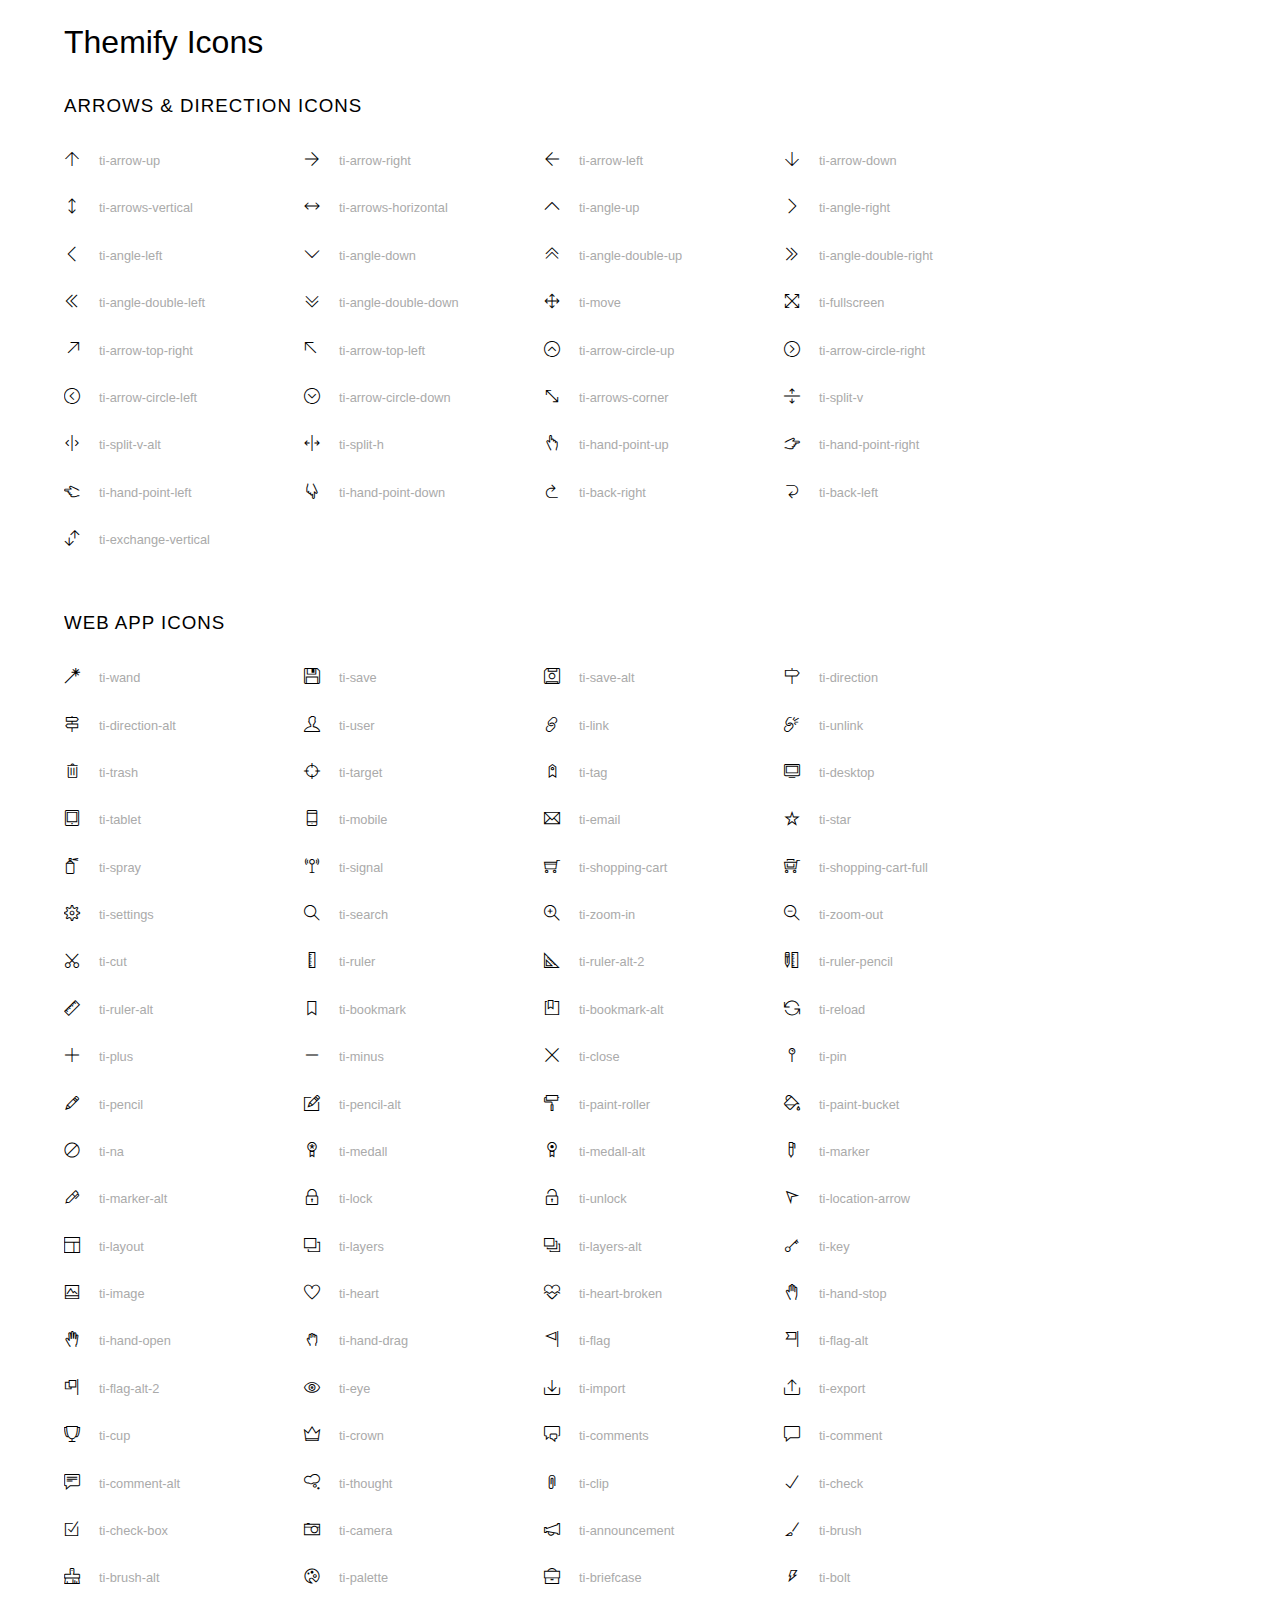
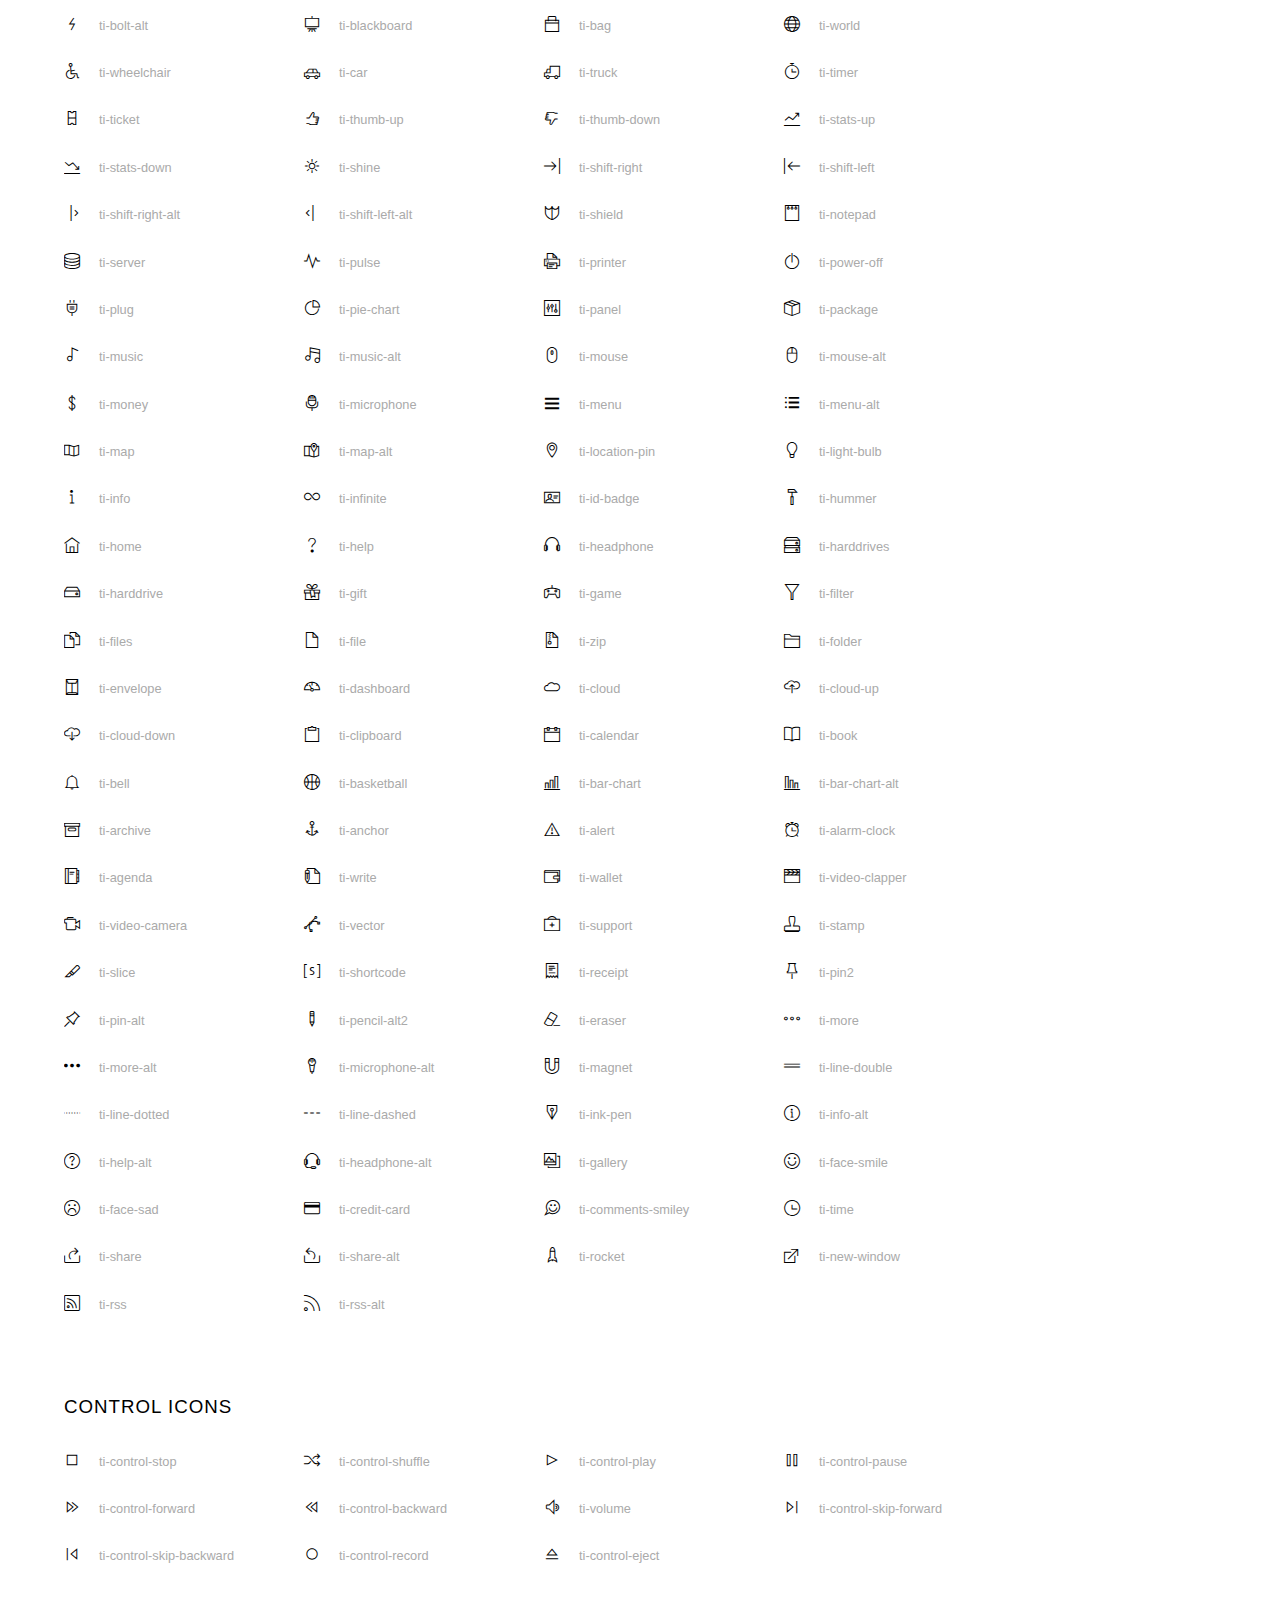
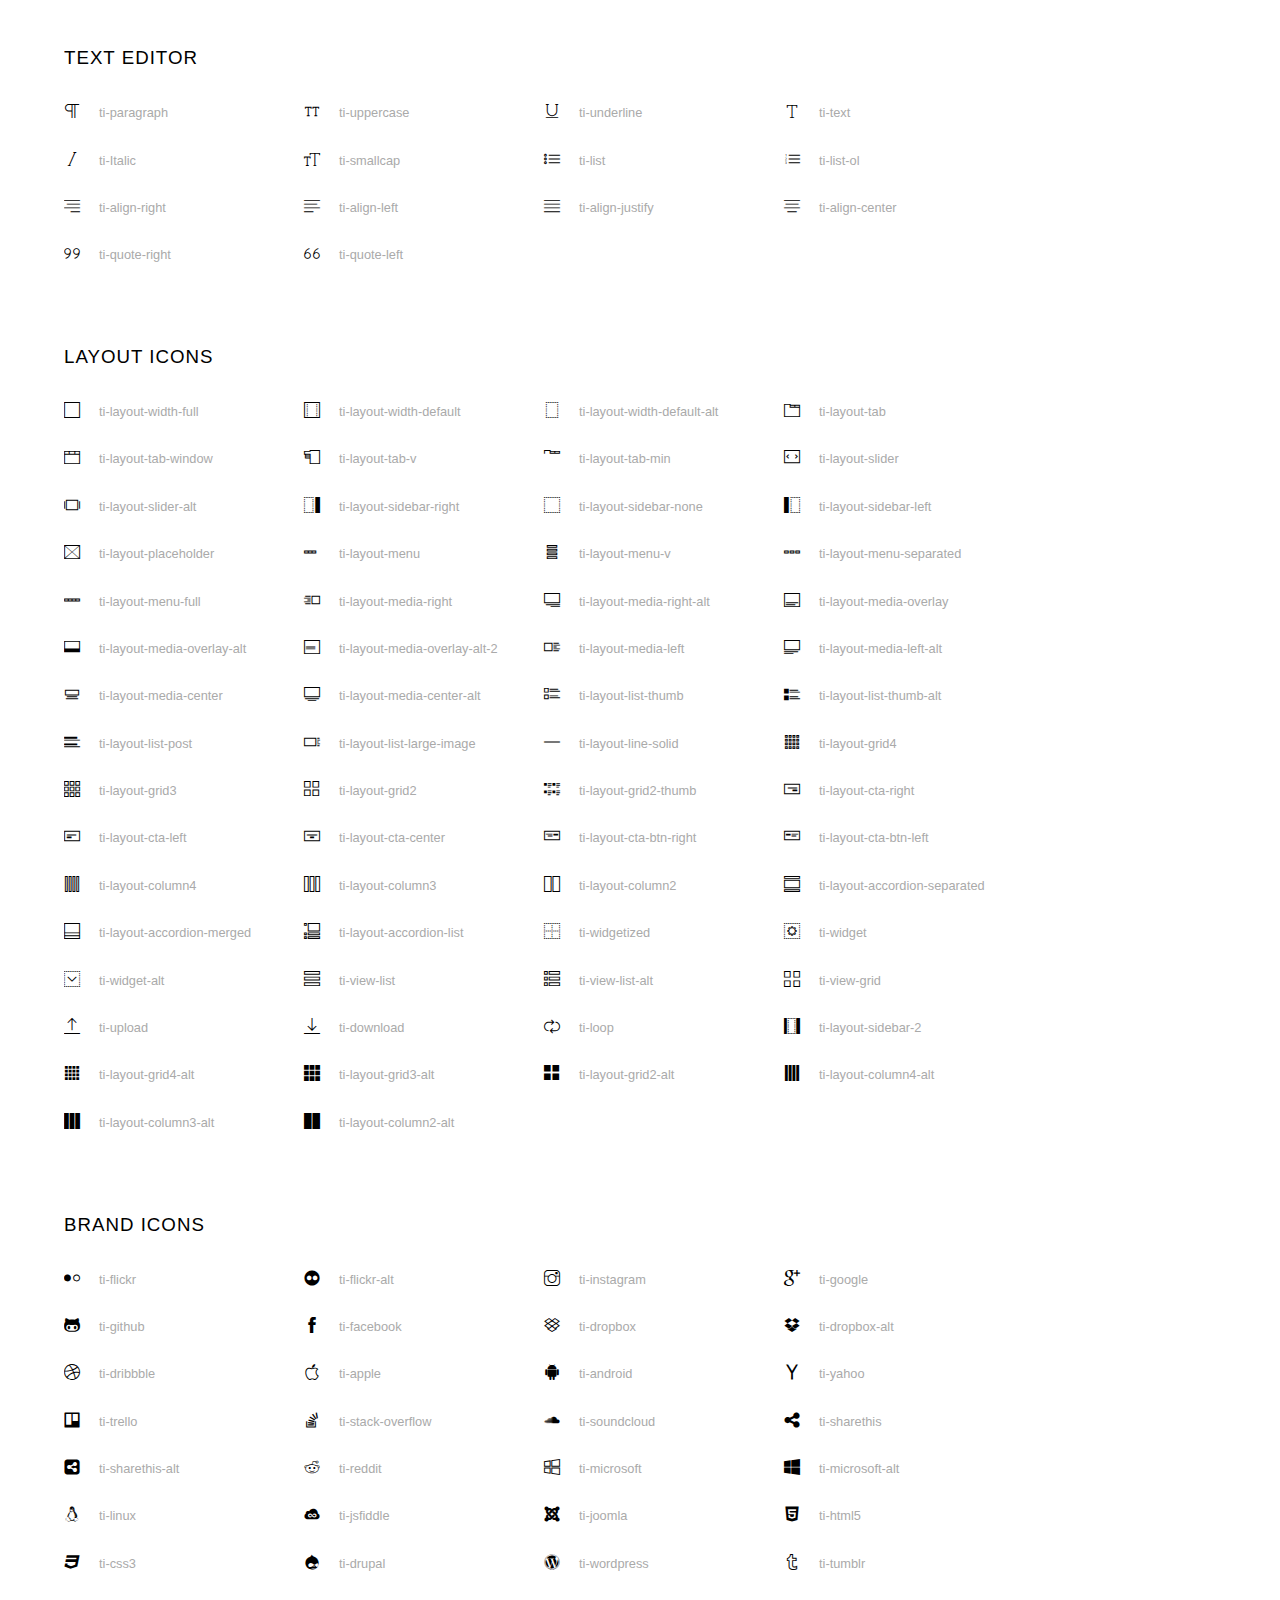
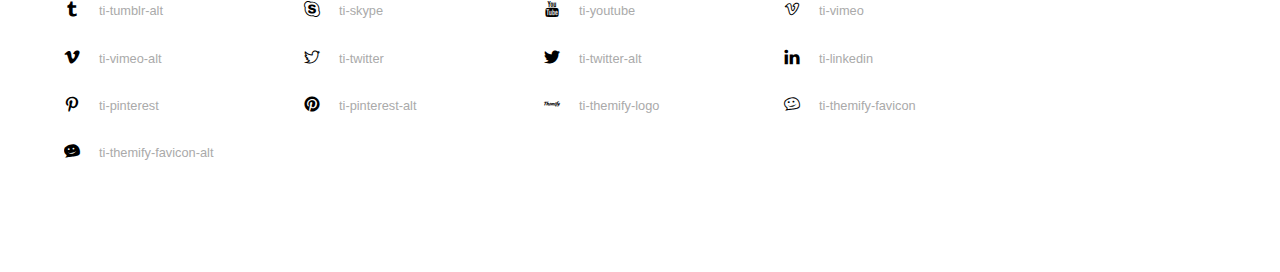
<file: assets/fonts/themify-icons/index.html>
<!doctype html>
<html>
<head>
	<meta charset="utf-8">
	<title>Themify Icon Font</title>
	<meta name="viewport" content="width=device-width">
	<link rel="stylesheet" href="demo-files/demo.css">
	<link rel="stylesheet" href="themify-icons.css">
	<!--[if lt IE 8]><!-->
	<link rel="stylesheet" href="ie7/ie7.css">
	<!--<![endif]-->
</head>
<body>
	<h1>Themify Icons</h1>

	<div class="icon-section">

		<div class="icon-section">
			<h3>Arrows &amp; Direction Icons </h3>

			<div class="icon-container">
				<span class="ti-arrow-up"></span><span class="icon-name"> ti-arrow-up</span>
			</div>
			<div class="icon-container">
				<span class="ti-arrow-right"></span><span class="icon-name"> ti-arrow-right</span>
			</div>
			<div class="icon-container">
				<span class="ti-arrow-left"></span><span class="icon-name"> ti-arrow-left</span>
			</div>
			<div class="icon-container">
				<span class="ti-arrow-down"></span><span class="icon-name"> ti-arrow-down</span>
			</div>
			<div class="icon-container">
				<span class="ti-arrows-vertical"></span><span class="icon-name"> ti-arrows-vertical</span>
			</div>
			<div class="icon-container">
				<span class="ti-arrows-horizontal"></span><span class="icon-name"> ti-arrows-horizontal</span>
			</div>
			<div class="icon-container">
				<span class="ti-angle-up"></span><span class="icon-name"> ti-angle-up</span>
			</div>
			<div class="icon-container">
				<span class="ti-angle-right"></span><span class="icon-name"> ti-angle-right</span>
			</div>
			<div class="icon-container">
				<span class="ti-angle-left"></span><span class="icon-name"> ti-angle-left</span>
			</div>
			<div class="icon-container">
				<span class="ti-angle-down"></span><span class="icon-name"> ti-angle-down</span>
			</div>	
			<div class="icon-container">
				<span class="ti-angle-double-up"></span><span class="icon-name"> ti-angle-double-up</span>
			</div>
			<div class="icon-container">
				<span class="ti-angle-double-right"></span><span class="icon-name"> ti-angle-double-right</span>
			</div>
			<div class="icon-container">
				<span class="ti-angle-double-left"></span><span class="icon-name"> ti-angle-double-left</span>
			</div>
			<div class="icon-container">
				<span class="ti-angle-double-down"></span><span class="icon-name"> ti-angle-double-down</span>
			</div>					
			<div class="icon-container">
				<span class="ti-move"></span><span class="icon-name"> ti-move</span>
			</div>
			<div class="icon-container">
				<span class="ti-fullscreen"></span><span class="icon-name"> ti-fullscreen</span>
			</div>
			<div class="icon-container">
				<span class="ti-arrow-top-right"></span><span class="icon-name"> ti-arrow-top-right</span>
			</div>
			<div class="icon-container">
				<span class="ti-arrow-top-left"></span><span class="icon-name"> ti-arrow-top-left</span>
			</div>
			<div class="icon-container">
				<span class="ti-arrow-circle-up"></span><span class="icon-name"> ti-arrow-circle-up</span>
			</div>
			<div class="icon-container">
				<span class="ti-arrow-circle-right"></span><span class="icon-name"> ti-arrow-circle-right</span>
			</div>
			<div class="icon-container">
				<span class="ti-arrow-circle-left"></span><span class="icon-name"> ti-arrow-circle-left</span>
			</div>
			<div class="icon-container">
				<span class="ti-arrow-circle-down"></span><span class="icon-name"> ti-arrow-circle-down</span>
			</div>
			<div class="icon-container">
				<span class="ti-arrows-corner"></span><span class="icon-name"> ti-arrows-corner</span>
			</div>
			<div class="icon-container">
				<span class="ti-split-v"></span><span class="icon-name"> ti-split-v</span>
			</div>

			<div class="icon-container">
				<span class="ti-split-v-alt"></span><span class="icon-name"> ti-split-v-alt</span>
			</div>
			<div class="icon-container">
				<span class="ti-split-h"></span><span class="icon-name"> ti-split-h</span>
			</div>
			<div class="icon-container">
				<span class="ti-hand-point-up"></span><span class="icon-name"> ti-hand-point-up</span>
			</div>
			<div class="icon-container">
				<span class="ti-hand-point-right"></span><span class="icon-name"> ti-hand-point-right</span>
			</div>
			<div class="icon-container">
				<span class="ti-hand-point-left"></span><span class="icon-name"> ti-hand-point-left</span>
			</div>
			<div class="icon-container">
				<span class="ti-hand-point-down"></span><span class="icon-name"> ti-hand-point-down</span>
			</div>
			<div class="icon-container">
				<span class="ti-back-right"></span><span class="icon-name"> ti-back-right</span>
			</div>
			<div class="icon-container">
				<span class="ti-back-left"></span><span class="icon-name"> ti-back-left</span>
			</div>
			<div class="icon-container">
				<span class="ti-exchange-vertical"></span><span class="icon-name"> ti-exchange-vertical</span>
			</div>

		</div> <!-- Arrows Icons -->



		<h3>Web App Icons</h3>
		
		<div class="icon-section">

			<div class="icon-container">
				<span class="ti-wand"></span><span class="icon-name"> ti-wand</span>
			</div>
			<div class="icon-container">
				<span class="ti-save"></span><span class="icon-name"> ti-save</span>
			</div>
			<div class="icon-container">
				<span class="ti-save-alt"></span><span class="icon-name"> ti-save-alt</span>
			</div>

			<div class="icon-container">
				<span class="ti-direction"></span><span class="icon-name"> ti-direction</span>
			</div>
			<div class="icon-container">
				<span class="ti-direction-alt"></span><span class="icon-name"> ti-direction-alt</span>
			</div>
			<div class="icon-container">
				<span class="ti-user"></span><span class="icon-name"> ti-user</span>
			</div>
			<div class="icon-container">
				<span class="ti-link"></span><span class="icon-name"> ti-link</span>
			</div>
			<div class="icon-container">
				<span class="ti-unlink"></span><span class="icon-name"> ti-unlink</span>
			</div>
			<div class="icon-container">
				<span class="ti-trash"></span><span class="icon-name"> ti-trash</span>
			</div>
			<div class="icon-container">
				<span class="ti-target"></span><span class="icon-name"> ti-target</span>
			</div>
			<div class="icon-container">
				<span class="ti-tag"></span><span class="icon-name"> ti-tag</span>
			</div>
			<div class="icon-container">
				<span class="ti-desktop"></span><span class="icon-name"> ti-desktop</span>
			</div>
			<div class="icon-container">
				<span class="ti-tablet"></span><span class="icon-name"> ti-tablet</span>
			</div>
			<div class="icon-container">
				<span class="ti-mobile"></span><span class="icon-name"> ti-mobile</span>
			</div>
			<div class="icon-container">
				<span class="ti-email"></span><span class="icon-name"> ti-email</span>
			</div>	
			<div class="icon-container">
				<span class="ti-star"></span><span class="icon-name"> ti-star</span>
			</div>
			<div class="icon-container">
				<span class="ti-spray"></span><span class="icon-name"> ti-spray</span>
			</div>
			<div class="icon-container">
				<span class="ti-signal"></span><span class="icon-name"> ti-signal</span>
			</div>
			<div class="icon-container">
				<span class="ti-shopping-cart"></span><span class="icon-name"> ti-shopping-cart</span>
			</div>
			<div class="icon-container">
				<span class="ti-shopping-cart-full"></span><span class="icon-name"> ti-shopping-cart-full</span>
			</div>
			<div class="icon-container">
				<span class="ti-settings"></span><span class="icon-name"> ti-settings</span>
			</div>
			<div class="icon-container">
				<span class="ti-search"></span><span class="icon-name"> ti-search</span>
			</div>
			<div class="icon-container">
				<span class="ti-zoom-in"></span><span class="icon-name"> ti-zoom-in</span>
			</div>
			<div class="icon-container">
				<span class="ti-zoom-out"></span><span class="icon-name"> ti-zoom-out</span>
			</div>
			<div class="icon-container">
				<span class="ti-cut"></span><span class="icon-name"> ti-cut</span>
			</div>
			<div class="icon-container">
				<span class="ti-ruler"></span><span class="icon-name"> ti-ruler</span>
			</div>
			<div class="icon-container">
				<span class="ti-ruler-alt-2"></span><span class="icon-name"> ti-ruler-alt-2</span>
			</div>			
			<div class="icon-container">
				<span class="ti-ruler-pencil"></span><span class="icon-name"> ti-ruler-pencil</span>
			</div>
			<div class="icon-container">
				<span class="ti-ruler-alt"></span><span class="icon-name"> ti-ruler-alt</span>
			</div>
			<div class="icon-container">
				<span class="ti-bookmark"></span><span class="icon-name"> ti-bookmark</span>
			</div>
			<div class="icon-container">
				<span class="ti-bookmark-alt"></span><span class="icon-name"> ti-bookmark-alt</span>
			</div>
			<div class="icon-container">
				<span class="ti-reload"></span><span class="icon-name"> ti-reload</span>
			</div>
			<div class="icon-container">
				<span class="ti-plus"></span><span class="icon-name"> ti-plus</span>
			</div>
			<div class="icon-container">
				<span class="ti-minus"></span><span class="icon-name"> ti-minus</span>
			</div>
			<div class="icon-container">
				<span class="ti-close"></span><span class="icon-name"> ti-close</span>
			</div>			
			<div class="icon-container">
				<span class="ti-pin"></span><span class="icon-name"> ti-pin</span>
			</div>
			<div class="icon-container">
				<span class="ti-pencil"></span><span class="icon-name"> ti-pencil</span>
			</div>
					
		  	<div class="icon-container">
				<span class="ti-pencil-alt"></span><span class="icon-name"> ti-pencil-alt</span>
			</div>
			<div class="icon-container">
				<span class="ti-paint-roller"></span><span class="icon-name"> ti-paint-roller</span>
			</div>
			<div class="icon-container">
				<span class="ti-paint-bucket"></span><span class="icon-name"> ti-paint-bucket</span>
			</div>
			<div class="icon-container">
				<span class="ti-na"></span><span class="icon-name"> ti-na</span>
			</div>
			<div class="icon-container">
				<span class="ti-medall"></span><span class="icon-name"> ti-medall</span>
			</div>
			<div class="icon-container">
				<span class="ti-medall-alt"></span><span class="icon-name"> ti-medall-alt</span>
			</div>
			<div class="icon-container">
				<span class="ti-marker"></span><span class="icon-name"> ti-marker</span>
			</div>
			<div class="icon-container">
				<span class="ti-marker-alt"></span><span class="icon-name"> ti-marker-alt</span>
			</div>

			<div class="icon-container">
				<span class="ti-lock"></span><span class="icon-name"> ti-lock</span>
			</div>
			<div class="icon-container">
				<span class="ti-unlock"></span><span class="icon-name"> ti-unlock</span>
			</div>
			<div class="icon-container">
				<span class="ti-location-arrow"></span><span class="icon-name"> ti-location-arrow</span>
			</div>
			<div class="icon-container">
				<span class="ti-layout"></span><span class="icon-name"> ti-layout</span>
			</div>
			<div class="icon-container">
				<span class="ti-layers"></span><span class="icon-name"> ti-layers</span>
			</div>
			<div class="icon-container">
				<span class="ti-layers-alt"></span><span class="icon-name"> ti-layers-alt</span>
			</div>
			<div class="icon-container">
				<span class="ti-key"></span><span class="icon-name"> ti-key</span>
			</div>
			<div class="icon-container">
				<span class="ti-image"></span><span class="icon-name"> ti-image</span>
			</div>
			<div class="icon-container">
				<span class="ti-heart"></span><span class="icon-name"> ti-heart</span>
			</div>
			<div class="icon-container">
				<span class="ti-heart-broken"></span><span class="icon-name"> ti-heart-broken</span>
			</div>
			<div class="icon-container">
				<span class="ti-hand-stop"></span><span class="icon-name"> ti-hand-stop</span>
			</div>
			<div class="icon-container">
				<span class="ti-hand-open"></span><span class="icon-name"> ti-hand-open</span>
			</div>
			<div class="icon-container">
				<span class="ti-hand-drag"></span><span class="icon-name"> ti-hand-drag</span>
			</div>
			<div class="icon-container">
				<span class="ti-flag"></span><span class="icon-name"> ti-flag</span>
			</div>
			<div class="icon-container">
				<span class="ti-flag-alt"></span><span class="icon-name"> ti-flag-alt</span>
			</div>
			<div class="icon-container">
				<span class="ti-flag-alt-2"></span><span class="icon-name"> ti-flag-alt-2</span>
			</div>
			<div class="icon-container">
				<span class="ti-eye"></span><span class="icon-name"> ti-eye</span>
			</div>
			<div class="icon-container">
				<span class="ti-import"></span><span class="icon-name"> ti-import</span>
			</div>			
			<div class="icon-container">
				<span class="ti-export"></span><span class="icon-name"> ti-export</span>
			</div>
			<div class="icon-container">
				<span class="ti-cup"></span><span class="icon-name"> ti-cup</span>
			</div>
			<div class="icon-container">
				<span class="ti-crown"></span><span class="icon-name"> ti-crown</span>
			</div>
			<div class="icon-container">
				<span class="ti-comments"></span><span class="icon-name"> ti-comments</span>
			</div>
			<div class="icon-container">
				<span class="ti-comment"></span><span class="icon-name"> ti-comment</span>
			</div>
			<div class="icon-container">
				<span class="ti-comment-alt"></span><span class="icon-name"> ti-comment-alt</span>
			</div>
			<div class="icon-container">
				<span class="ti-thought"></span><span class="icon-name"> ti-thought</span>
			</div>			
			<div class="icon-container">
				<span class="ti-clip"></span><span class="icon-name"> ti-clip</span>
			</div>

			<div class="icon-container">
				<span class="ti-check"></span><span class="icon-name"> ti-check</span>
			</div>
			<div class="icon-container">
				<span class="ti-check-box"></span><span class="icon-name"> ti-check-box</span>
			</div>
			<div class="icon-container">
				<span class="ti-camera"></span><span class="icon-name"> ti-camera</span>
			</div>
			<div class="icon-container">
				<span class="ti-announcement"></span><span class="icon-name"> ti-announcement</span>
			</div>
			<div class="icon-container">
				<span class="ti-brush"></span><span class="icon-name"> ti-brush</span>
			</div>
			<div class="icon-container">
				<span class="ti-brush-alt"></span><span class="icon-name"> ti-brush-alt</span>
			</div>
			<div class="icon-container">
				<span class="ti-palette"></span><span class="icon-name"> ti-palette</span>
			</div>			
			<div class="icon-container">
				<span class="ti-briefcase"></span><span class="icon-name"> ti-briefcase</span>
			</div>
			<div class="icon-container">
				<span class="ti-bolt"></span><span class="icon-name"> ti-bolt</span>
			</div>
			<div class="icon-container">
				<span class="ti-bolt-alt"></span><span class="icon-name"> ti-bolt-alt</span>
			</div>
			<div class="icon-container">
				<span class="ti-blackboard"></span><span class="icon-name"> ti-blackboard</span>
			</div>
			<div class="icon-container">
				<span class="ti-bag"></span><span class="icon-name"> ti-bag</span>
			</div>
			<div class="icon-container">
				<span class="ti-world"></span><span class="icon-name"> ti-world</span>
			</div>
			<div class="icon-container">
				<span class="ti-wheelchair"></span><span class="icon-name"> ti-wheelchair</span>
			</div>
			<div class="icon-container">
				<span class="ti-car"></span><span class="icon-name"> ti-car</span>
			</div>
			<div class="icon-container">
				<span class="ti-truck"></span><span class="icon-name"> ti-truck</span>
			</div>
			<div class="icon-container">
				<span class="ti-timer"></span><span class="icon-name"> ti-timer</span>
			</div>
			<div class="icon-container">
				<span class="ti-ticket"></span><span class="icon-name"> ti-ticket</span>
			</div>
			<div class="icon-container">
				<span class="ti-thumb-up"></span><span class="icon-name"> ti-thumb-up</span>
			</div>
			<div class="icon-container">
				<span class="ti-thumb-down"></span><span class="icon-name"> ti-thumb-down</span>
			</div>

			<div class="icon-container">
				<span class="ti-stats-up"></span><span class="icon-name"> ti-stats-up</span>
			</div>
			<div class="icon-container">
				<span class="ti-stats-down"></span><span class="icon-name"> ti-stats-down</span>
			</div>
			<div class="icon-container">
				<span class="ti-shine"></span><span class="icon-name"> ti-shine</span>
			</div>
			<div class="icon-container">
				<span class="ti-shift-right"></span><span class="icon-name"> ti-shift-right</span>
			</div>
			<div class="icon-container">
				<span class="ti-shift-left"></span><span class="icon-name"> ti-shift-left</span>
			</div>

			<div class="icon-container">
				<span class="ti-shift-right-alt"></span><span class="icon-name"> ti-shift-right-alt</span>
			</div>
			<div class="icon-container">
				<span class="ti-shift-left-alt"></span><span class="icon-name"> ti-shift-left-alt</span>
			</div>
			<div class="icon-container">
				<span class="ti-shield"></span><span class="icon-name"> ti-shield</span>
			</div>
			<div class="icon-container">
				<span class="ti-notepad"></span><span class="icon-name"> ti-notepad</span>
			</div>
			<div class="icon-container">
				<span class="ti-server"></span><span class="icon-name"> ti-server</span>
			</div>

			<div class="icon-container">
				<span class="ti-pulse"></span><span class="icon-name"> ti-pulse</span>
			</div>
			<div class="icon-container">
				<span class="ti-printer"></span><span class="icon-name"> ti-printer</span>
			</div>
			<div class="icon-container">
				<span class="ti-power-off"></span><span class="icon-name"> ti-power-off</span>
			</div>
			<div class="icon-container">
				<span class="ti-plug"></span><span class="icon-name"> ti-plug</span>
			</div>
			<div class="icon-container">
				<span class="ti-pie-chart"></span><span class="icon-name"> ti-pie-chart</span>
			</div>

			<div class="icon-container">
				<span class="ti-panel"></span><span class="icon-name"> ti-panel</span>
			</div>
			<div class="icon-container">
				<span class="ti-package"></span><span class="icon-name"> ti-package</span>
			</div>
			<div class="icon-container">
				<span class="ti-music"></span><span class="icon-name"> ti-music</span>
			</div>
			<div class="icon-container">
				<span class="ti-music-alt"></span><span class="icon-name"> ti-music-alt</span>
			</div>
			<div class="icon-container">
				<span class="ti-mouse"></span><span class="icon-name"> ti-mouse</span>
			</div>
			<div class="icon-container">
				<span class="ti-mouse-alt"></span><span class="icon-name"> ti-mouse-alt</span>
			</div>
			<div class="icon-container">
				<span class="ti-money"></span><span class="icon-name"> ti-money</span>
			</div>
			<div class="icon-container">
				<span class="ti-microphone"></span><span class="icon-name"> ti-microphone</span>
			</div>
			<div class="icon-container">
				<span class="ti-menu"></span><span class="icon-name"> ti-menu</span>
			</div>
			<div class="icon-container">
				<span class="ti-menu-alt"></span><span class="icon-name"> ti-menu-alt</span>
			</div>
			<div class="icon-container">
				<span class="ti-map"></span><span class="icon-name"> ti-map</span>
			</div>
			<div class="icon-container">
				<span class="ti-map-alt"></span><span class="icon-name"> ti-map-alt</span>
			</div>

			<div class="icon-container">
				<span class="ti-location-pin"></span><span class="icon-name"> ti-location-pin</span>
			</div>

			<div class="icon-container">
				<span class="ti-light-bulb"></span><span class="icon-name"> ti-light-bulb</span>
			</div>
			<div class="icon-container">
				<span class="ti-info"></span><span class="icon-name"> ti-info</span>
			</div>
			<div class="icon-container">
				<span class="ti-infinite"></span><span class="icon-name"> ti-infinite</span>
			</div>
			<div class="icon-container">
				<span class="ti-id-badge"></span><span class="icon-name"> ti-id-badge</span>
			</div>
			<div class="icon-container">
				<span class="ti-hummer"></span><span class="icon-name"> ti-hummer</span>
			</div>
			<div class="icon-container">
				<span class="ti-home"></span><span class="icon-name"> ti-home</span>
			</div>
			<div class="icon-container">
				<span class="ti-help"></span><span class="icon-name"> ti-help</span>
			</div>
			<div class="icon-container">
				<span class="ti-headphone"></span><span class="icon-name"> ti-headphone</span>
			</div>
			<div class="icon-container">
				<span class="ti-harddrives"></span><span class="icon-name"> ti-harddrives</span>
			</div>
			<div class="icon-container">
				<span class="ti-harddrive"></span><span class="icon-name"> ti-harddrive</span>
			</div>
			<div class="icon-container">
				<span class="ti-gift"></span><span class="icon-name"> ti-gift</span>
			</div>
			<div class="icon-container">
				<span class="ti-game"></span><span class="icon-name"> ti-game</span>
			</div>
			<div class="icon-container">
				<span class="ti-filter"></span><span class="icon-name"> ti-filter</span>
			</div>
			<div class="icon-container">
				<span class="ti-files"></span><span class="icon-name"> ti-files</span>
			</div>
			<div class="icon-container">
				<span class="ti-file"></span><span class="icon-name"> ti-file</span>
			</div>
			<div class="icon-container">
				<span class="ti-zip"></span><span class="icon-name"> ti-zip</span>
			</div>
			<div class="icon-container">
				<span class="ti-folder"></span><span class="icon-name"> ti-folder</span>
			</div>			
			<div class="icon-container">
				<span class="ti-envelope"></span><span class="icon-name"> ti-envelope</span>
			</div>


			<div class="icon-container">
				<span class="ti-dashboard"></span><span class="icon-name"> ti-dashboard</span>
			</div>
			<div class="icon-container">
				<span class="ti-cloud"></span><span class="icon-name"> ti-cloud</span>
			</div>
			<div class="icon-container">
				<span class="ti-cloud-up"></span><span class="icon-name"> ti-cloud-up</span>
			</div>
			<div class="icon-container">
				<span class="ti-cloud-down"></span><span class="icon-name"> ti-cloud-down</span>
			</div>
			<div class="icon-container">
				<span class="ti-clipboard"></span><span class="icon-name"> ti-clipboard</span>
			</div>
			<div class="icon-container">
				<span class="ti-calendar"></span><span class="icon-name"> ti-calendar</span>
			</div>
			<div class="icon-container">
				<span class="ti-book"></span><span class="icon-name"> ti-book</span>
			</div>
			<div class="icon-container">
				<span class="ti-bell"></span><span class="icon-name"> ti-bell</span>
			</div>
			<div class="icon-container">
				<span class="ti-basketball"></span><span class="icon-name"> ti-basketball</span>
			</div>
			<div class="icon-container">
				<span class="ti-bar-chart"></span><span class="icon-name"> ti-bar-chart</span>
			</div>
			<div class="icon-container">
				<span class="ti-bar-chart-alt"></span><span class="icon-name"> ti-bar-chart-alt</span>
			</div>


			<div class="icon-container">
				<span class="ti-archive"></span><span class="icon-name"> ti-archive</span>
			</div>
			<div class="icon-container">
				<span class="ti-anchor"></span><span class="icon-name"> ti-anchor</span>
			</div>

			<div class="icon-container">
				<span class="ti-alert"></span><span class="icon-name"> ti-alert</span>
			</div>
			<div class="icon-container">
				<span class="ti-alarm-clock"></span><span class="icon-name"> ti-alarm-clock</span>
			</div>
			<div class="icon-container">
				<span class="ti-agenda"></span><span class="icon-name"> ti-agenda</span>
			</div>
			<div class="icon-container">
				<span class="ti-write"></span><span class="icon-name"> ti-write</span>
			</div>

			<div class="icon-container">
				<span class="ti-wallet"></span><span class="icon-name"> ti-wallet</span>
			</div>
			<div class="icon-container">
				<span class="ti-video-clapper"></span><span class="icon-name"> ti-video-clapper</span>
			</div>
			<div class="icon-container">
				<span class="ti-video-camera"></span><span class="icon-name"> ti-video-camera</span>
			</div>
			<div class="icon-container">
				<span class="ti-vector"></span><span class="icon-name"> ti-vector</span>
			</div>

			<div class="icon-container">
				<span class="ti-support"></span><span class="icon-name"> ti-support</span>
			</div>
			<div class="icon-container">
				<span class="ti-stamp"></span><span class="icon-name"> ti-stamp</span>
			</div>
			<div class="icon-container">
				<span class="ti-slice"></span><span class="icon-name"> ti-slice</span>
			</div>
			<div class="icon-container">
				<span class="ti-shortcode"></span><span class="icon-name"> ti-shortcode</span>
			</div>
			<div class="icon-container">
				<span class="ti-receipt"></span><span class="icon-name"> ti-receipt</span>
			</div>
			<div class="icon-container">
				<span class="ti-pin2"></span><span class="icon-name"> ti-pin2</span>
			</div>
			<div class="icon-container">
				<span class="ti-pin-alt"></span><span class="icon-name"> ti-pin-alt</span>
			</div>
			<div class="icon-container">
				<span class="ti-pencil-alt2"></span><span class="icon-name"> ti-pencil-alt2</span>
			</div>
			<div class="icon-container">
				<span class="ti-eraser"></span><span class="icon-name"> ti-eraser</span>
			</div>			
			<div class="icon-container">
				<span class="ti-more"></span><span class="icon-name"> ti-more</span>
			</div>
			<div class="icon-container">
				<span class="ti-more-alt"></span><span class="icon-name"> ti-more-alt</span>
			</div>
			<div class="icon-container">
				<span class="ti-microphone-alt"></span><span class="icon-name"> ti-microphone-alt</span>
			</div>
			<div class="icon-container">
				<span class="ti-magnet"></span><span class="icon-name"> ti-magnet</span>
			</div>
			<div class="icon-container">
				<span class="ti-line-double"></span><span class="icon-name"> ti-line-double</span>
			</div>
			<div class="icon-container">
				<span class="ti-line-dotted"></span><span class="icon-name"> ti-line-dotted</span>
			</div>
			<div class="icon-container">
				<span class="ti-line-dashed"></span><span class="icon-name"> ti-line-dashed</span>
			</div>

			<div class="icon-container">
				<span class="ti-ink-pen"></span><span class="icon-name"> ti-ink-pen</span>
			</div>
			<div class="icon-container">
				<span class="ti-info-alt"></span><span class="icon-name"> ti-info-alt</span>
			</div>
			<div class="icon-container">
				<span class="ti-help-alt"></span><span class="icon-name"> ti-help-alt</span>
			</div>
			<div class="icon-container">
				<span class="ti-headphone-alt"></span><span class="icon-name"> ti-headphone-alt</span>
			</div>

			<div class="icon-container">
				<span class="ti-gallery"></span><span class="icon-name"> ti-gallery</span>
			</div>
			<div class="icon-container">
				<span class="ti-face-smile"></span><span class="icon-name"> ti-face-smile</span>
			</div>
			<div class="icon-container">
				<span class="ti-face-sad"></span><span class="icon-name"> ti-face-sad</span>
			</div>
			<div class="icon-container">
				<span class="ti-credit-card"></span><span class="icon-name"> ti-credit-card</span>
			</div>
			<div class="icon-container">
				<span class="ti-comments-smiley"></span><span class="icon-name"> ti-comments-smiley</span>
			</div>
			<div class="icon-container">
				<span class="ti-time"></span><span class="icon-name"> ti-time</span>
			</div>
			<div class="icon-container">
				<span class="ti-share"></span><span class="icon-name"> ti-share</span>
			</div>
			<div class="icon-container">
				<span class="ti-share-alt"></span><span class="icon-name"> ti-share-alt</span>
			</div>
			<div class="icon-container">
				<span class="ti-rocket"></span><span class="icon-name"> ti-rocket</span>
			</div>

			<div class="icon-container">
				<span class="ti-new-window"></span><span class="icon-name"> ti-new-window</span>
			</div>

			<div class="icon-container">
				<span class="ti-rss"></span><span class="icon-name"> ti-rss</span>
			</div>

			<div class="icon-container">
				<span class="ti-rss-alt"></span><span class="icon-name"> ti-rss-alt</span>
			</div>
			
		</div><!-- Web App Icons -->


		<div class="icon-section">
			<h3>Control Icons</h3>
			<div class="icon-container">
				<span class="ti-control-stop"></span><span class="icon-name"> ti-control-stop</span>
			</div>
			<div class="icon-container">
				<span class="ti-control-shuffle"></span><span class="icon-name"> ti-control-shuffle</span>
			</div>
			<div class="icon-container">
				<span class="ti-control-play"></span><span class="icon-name"> ti-control-play</span>
			</div>
			<div class="icon-container">
				<span class="ti-control-pause"></span><span class="icon-name"> ti-control-pause</span>
			</div>
			<div class="icon-container">
				<span class="ti-control-forward"></span><span class="icon-name"> ti-control-forward</span>
			</div>
			<div class="icon-container">
				<span class="ti-control-backward"></span><span class="icon-name"> ti-control-backward</span>
			</div>	
			<div class="icon-container">
				<span class="ti-volume"></span><span class="icon-name"> ti-volume</span>
			</div>
			<div class="icon-container">
				<span class="ti-control-skip-forward"></span><span class="icon-name"> ti-control-skip-forward</span>
			</div>
			<div class="icon-container">
				<span class="ti-control-skip-backward"></span><span class="icon-name"> ti-control-skip-backward</span>
			</div>
			<div class="icon-container">
				<span class="ti-control-record"></span><span class="icon-name"> ti-control-record</span>
			</div>
			<div class="icon-container">
				<span class="ti-control-eject"></span><span class="icon-name"> ti-control-eject</span>
			</div>			
		</div> <!-- Control Icons -->


		<div class="icon-section">
			<h3>Text Editor</h3>

			<div class="icon-container">
				<span class="ti-paragraph"></span><span class="icon-name"> ti-paragraph</span>
			</div>
			<div class="icon-container">
				<span class="ti-uppercase"></span><span class="icon-name"> ti-uppercase</span>
			</div>

			<div class="icon-container">
				<span class="ti-underline"></span><span class="icon-name"> ti-underline</span>
			</div>
			<div class="icon-container">
				<span class="ti-text"></span><span class="icon-name"> ti-text</span>
			</div>
			<div class="icon-container">
				<span class="ti-Italic"></span><span class="icon-name"> ti-Italic</span>
			</div>
			<div class="icon-container">
				<span class="ti-smallcap"></span><span class="icon-name"> ti-smallcap</span>
			</div>
			<div class="icon-container">
				<span class="ti-list"></span><span class="icon-name"> ti-list</span>
			</div>
			<div class="icon-container">
				<span class="ti-list-ol"></span><span class="icon-name"> ti-list-ol</span>
			</div>
			<div class="icon-container">
				<span class="ti-align-right"></span><span class="icon-name"> ti-align-right</span>
			</div>
			<div class="icon-container">
				<span class="ti-align-left"></span><span class="icon-name"> ti-align-left</span>
			</div>
			<div class="icon-container">
				<span class="ti-align-justify"></span><span class="icon-name"> ti-align-justify</span>
			</div>
			<div class="icon-container">
				<span class="ti-align-center"></span><span class="icon-name"> ti-align-center</span>
			</div>
			<div class="icon-container">
				<span class="ti-quote-right"></span><span class="icon-name"> ti-quote-right</span>
			</div>
			<div class="icon-container">
				<span class="ti-quote-left"></span><span class="icon-name"> ti-quote-left</span>
			</div>

		</div> <!-- Text Editor -->



		<div class="icon-section">
			<h3>Layout Icons</h3>
			<div class="icon-container">
				<span class="ti-layout-width-full"></span><span class="icon-name"> ti-layout-width-full</span>
			</div>
			<div class="icon-container">
				<span class="ti-layout-width-default"></span><span class="icon-name"> ti-layout-width-default</span>
			</div>
			<div class="icon-container">
				<span class="ti-layout-width-default-alt"></span><span class="icon-name"> ti-layout-width-default-alt</span>
			</div>
			<div class="icon-container">
				<span class="ti-layout-tab"></span><span class="icon-name"> ti-layout-tab</span>
			</div>
			<div class="icon-container">
				<span class="ti-layout-tab-window"></span><span class="icon-name"> ti-layout-tab-window</span>
			</div>
			<div class="icon-container">
				<span class="ti-layout-tab-v"></span><span class="icon-name"> ti-layout-tab-v</span>
			</div>
			<div class="icon-container">
				<span class="ti-layout-tab-min"></span><span class="icon-name"> ti-layout-tab-min</span>
			</div>
			<div class="icon-container">
				<span class="ti-layout-slider"></span><span class="icon-name"> ti-layout-slider</span>
			</div>
			<div class="icon-container">
				<span class="ti-layout-slider-alt"></span><span class="icon-name"> ti-layout-slider-alt</span>
			</div>
			<div class="icon-container">
				<span class="ti-layout-sidebar-right"></span><span class="icon-name"> ti-layout-sidebar-right</span>
			</div>
			<div class="icon-container">
				<span class="ti-layout-sidebar-none"></span><span class="icon-name"> ti-layout-sidebar-none</span>
			</div>
			<div class="icon-container">
				<span class="ti-layout-sidebar-left"></span><span class="icon-name"> ti-layout-sidebar-left</span>
			</div>
			<div class="icon-container">
				<span class="ti-layout-placeholder"></span><span class="icon-name"> ti-layout-placeholder</span>
			</div>
			<div class="icon-container">
				<span class="ti-layout-menu"></span><span class="icon-name"> ti-layout-menu</span>
			</div>
			<div class="icon-container">
				<span class="ti-layout-menu-v"></span><span class="icon-name"> ti-layout-menu-v</span>
			</div>
			<div class="icon-container">
				<span class="ti-layout-menu-separated"></span><span class="icon-name"> ti-layout-menu-separated</span>
			</div>
			<div class="icon-container">
				<span class="ti-layout-menu-full"></span><span class="icon-name"> ti-layout-menu-full</span>
			</div>
			<div class="icon-container">
				<span class="ti-layout-media-right"></span><span class="icon-name"> ti-layout-media-right</span>
			</div>
			<div class="icon-container">
				<span class="ti-layout-media-right-alt"></span><span class="icon-name"> ti-layout-media-right-alt</span>
			</div>
			<div class="icon-container">
				<span class="ti-layout-media-overlay"></span><span class="icon-name"> ti-layout-media-overlay</span>
			</div>
			<div class="icon-container">
				<span class="ti-layout-media-overlay-alt"></span><span class="icon-name"> ti-layout-media-overlay-alt</span>
			</div>
			<div class="icon-container">
				<span class="ti-layout-media-overlay-alt-2"></span><span class="icon-name"> ti-layout-media-overlay-alt-2</span>
			</div>
			<div class="icon-container">
				<span class="ti-layout-media-left"></span><span class="icon-name"> ti-layout-media-left</span>
			</div>
			<div class="icon-container">
				<span class="ti-layout-media-left-alt"></span><span class="icon-name"> ti-layout-media-left-alt</span>
			</div>
			<div class="icon-container">
				<span class="ti-layout-media-center"></span><span class="icon-name"> ti-layout-media-center</span>
			</div>
			<div class="icon-container">
				<span class="ti-layout-media-center-alt"></span><span class="icon-name"> ti-layout-media-center-alt</span>
			</div>
			<div class="icon-container">
				<span class="ti-layout-list-thumb"></span><span class="icon-name"> ti-layout-list-thumb</span>
			</div>
			<div class="icon-container">
				<span class="ti-layout-list-thumb-alt"></span><span class="icon-name"> ti-layout-list-thumb-alt</span>
			</div>
			<div class="icon-container">
				<span class="ti-layout-list-post"></span><span class="icon-name"> ti-layout-list-post</span>
			</div>
			<div class="icon-container">
				<span class="ti-layout-list-large-image"></span><span class="icon-name"> ti-layout-list-large-image</span>
			</div>
			<div class="icon-container">
				<span class="ti-layout-line-solid"></span><span class="icon-name"> ti-layout-line-solid</span>
			</div>
			<div class="icon-container">
				<span class="ti-layout-grid4"></span><span class="icon-name"> ti-layout-grid4</span>
			</div>
			<div class="icon-container">
				<span class="ti-layout-grid3"></span><span class="icon-name"> ti-layout-grid3</span>
			</div>
			<div class="icon-container">
				<span class="ti-layout-grid2"></span><span class="icon-name"> ti-layout-grid2</span>
			</div>
			<div class="icon-container">
				<span class="ti-layout-grid2-thumb"></span><span class="icon-name"> ti-layout-grid2-thumb</span>
			</div>
			<div class="icon-container">
				<span class="ti-layout-cta-right"></span><span class="icon-name"> ti-layout-cta-right</span>
			</div>
			<div class="icon-container">
				<span class="ti-layout-cta-left"></span><span class="icon-name"> ti-layout-cta-left</span>
			</div>
			<div class="icon-container">
				<span class="ti-layout-cta-center"></span><span class="icon-name"> ti-layout-cta-center</span>
			</div>
			<div class="icon-container">
				<span class="ti-layout-cta-btn-right"></span><span class="icon-name"> ti-layout-cta-btn-right</span>
			</div>
			<div class="icon-container">
				<span class="ti-layout-cta-btn-left"></span><span class="icon-name"> ti-layout-cta-btn-left</span>
			</div>
			<div class="icon-container">
				<span class="ti-layout-column4"></span><span class="icon-name"> ti-layout-column4</span>
			</div>
			<div class="icon-container">
				<span class="ti-layout-column3"></span><span class="icon-name"> ti-layout-column3</span>
			</div>
			<div class="icon-container">
				<span class="ti-layout-column2"></span><span class="icon-name"> ti-layout-column2</span>
			</div>
			<div class="icon-container">
				<span class="ti-layout-accordion-separated"></span><span class="icon-name"> ti-layout-accordion-separated</span>
			</div>
			<div class="icon-container">
				<span class="ti-layout-accordion-merged"></span><span class="icon-name"> ti-layout-accordion-merged</span>
			</div>
			<div class="icon-container">
				<span class="ti-layout-accordion-list"></span><span class="icon-name"> ti-layout-accordion-list</span>
			</div>
			<div class="icon-container">
				<span class="ti-widgetized"></span><span class="icon-name"> ti-widgetized</span>
			</div>
			<div class="icon-container">
				<span class="ti-widget"></span><span class="icon-name"> ti-widget</span>
			</div>
			<div class="icon-container">
				<span class="ti-widget-alt"></span><span class="icon-name"> ti-widget-alt</span>
			</div>
			<div class="icon-container">
				<span class="ti-view-list"></span><span class="icon-name"> ti-view-list</span>
			</div>
			<div class="icon-container">
				<span class="ti-view-list-alt"></span><span class="icon-name"> ti-view-list-alt</span>
			</div>
			<div class="icon-container">
				<span class="ti-view-grid"></span><span class="icon-name"> ti-view-grid</span>
			</div>
			<div class="icon-container">
				<span class="ti-upload"></span><span class="icon-name"> ti-upload</span>
			</div>
			<div class="icon-container">
				<span class="ti-download"></span><span class="icon-name"> ti-download</span>
			</div>	
			<div class="icon-container">
				<span class="ti-loop"></span><span class="icon-name"> ti-loop</span>
			</div>
			<div class="icon-container">
				<span class="ti-layout-sidebar-2"></span><span class="icon-name"> ti-layout-sidebar-2</span>
			</div>
			<div class="icon-container">
				<span class="ti-layout-grid4-alt"></span><span class="icon-name"> ti-layout-grid4-alt</span>
			</div>
			<div class="icon-container">
				<span class="ti-layout-grid3-alt"></span><span class="icon-name"> ti-layout-grid3-alt</span>
			</div>
			<div class="icon-container">
				<span class="ti-layout-grid2-alt"></span><span class="icon-name"> ti-layout-grid2-alt</span>
			</div>
			<div class="icon-container">
				<span class="ti-layout-column4-alt"></span><span class="icon-name"> ti-layout-column4-alt</span>
			</div>
			<div class="icon-container">
				<span class="ti-layout-column3-alt"></span><span class="icon-name"> ti-layout-column3-alt</span>
			</div>
			<div class="icon-container">
				<span class="ti-layout-column2-alt"></span><span class="icon-name"> ti-layout-column2-alt</span>
			</div>		


		</div> <!-- Layout Icons -->


		<div class="icon-section">
			<h3>Brand Icons</h3>

			<div class="icon-container">
				<span class="ti-flickr"></span><span class="icon-name"> ti-flickr</span>
			</div>
			<div class="icon-container">
				<span class="ti-flickr-alt"></span><span class="icon-name"> ti-flickr-alt</span>
			</div>			
			<div class="icon-container">
				<span class="ti-instagram"></span><span class="icon-name"> ti-instagram</span>
			</div>
			<div class="icon-container">
				<span class="ti-google"></span><span class="icon-name"> ti-google</span>
			</div>
			<div class="icon-container">
				<span class="ti-github"></span><span class="icon-name"> ti-github</span>
			</div>

			<div class="icon-container">
				<span class="ti-facebook"></span><span class="icon-name"> ti-facebook</span>
			</div>
			<div class="icon-container">
				<span class="ti-dropbox"></span><span class="icon-name"> ti-dropbox</span>
			</div>
			<div class="icon-container">
				<span class="ti-dropbox-alt"></span><span class="icon-name"> ti-dropbox-alt</span>
			</div>
			<div class="icon-container">
				<span class="ti-dribbble"></span><span class="icon-name"> ti-dribbble</span>
			</div>
			<div class="icon-container">
				<span class="ti-apple"></span><span class="icon-name"> ti-apple</span>
			</div>
			<div class="icon-container">
				<span class="ti-android"></span><span class="icon-name"> ti-android</span>
			</div>
			<div class="icon-container">
				<span class="ti-yahoo"></span><span class="icon-name"> ti-yahoo</span>
			</div>
			<div class="icon-container">
				<span class="ti-trello"></span><span class="icon-name"> ti-trello</span>
			</div>
			<div class="icon-container">
				<span class="ti-stack-overflow"></span><span class="icon-name"> ti-stack-overflow</span>
			</div>
			<div class="icon-container">
				<span class="ti-soundcloud"></span><span class="icon-name"> ti-soundcloud</span>
			</div>
			<div class="icon-container">
				<span class="ti-sharethis"></span><span class="icon-name"> ti-sharethis</span>
			</div>
			<div class="icon-container">
				<span class="ti-sharethis-alt"></span><span class="icon-name"> ti-sharethis-alt</span>
			</div>
			<div class="icon-container">
				<span class="ti-reddit"></span><span class="icon-name"> ti-reddit</span>
			</div>

			<div class="icon-container">
				<span class="ti-microsoft"></span><span class="icon-name"> ti-microsoft</span>
			</div>
			<div class="icon-container">
				<span class="ti-microsoft-alt"></span><span class="icon-name"> ti-microsoft-alt</span>
			</div>
			<div class="icon-container">
				<span class="ti-linux"></span><span class="icon-name"> ti-linux</span>
			</div>
			<div class="icon-container">
				<span class="ti-jsfiddle"></span><span class="icon-name"> ti-jsfiddle</span>
			</div>
			<div class="icon-container">
				<span class="ti-joomla"></span><span class="icon-name"> ti-joomla</span>
			</div>
			<div class="icon-container">
				<span class="ti-html5"></span><span class="icon-name"> ti-html5</span>
			</div>
			<div class="icon-container">
				<span class="ti-css3"></span><span class="icon-name"> ti-css3</span>
			</div>	
			<div class="icon-container">
				<span class="ti-drupal"></span><span class="icon-name"> ti-drupal</span>
			</div>
			<div class="icon-container">
				<span class="ti-wordpress"></span><span class="icon-name"> ti-wordpress</span>
			</div>		
			<div class="icon-container">
				<span class="ti-tumblr"></span><span class="icon-name"> ti-tumblr</span>
			</div>
			<div class="icon-container">
				<span class="ti-tumblr-alt"></span><span class="icon-name"> ti-tumblr-alt</span>
			</div>
			<div class="icon-container">
				<span class="ti-skype"></span><span class="icon-name"> ti-skype</span>
			</div>
			<div class="icon-container">
				<span class="ti-youtube"></span><span class="icon-name"> ti-youtube</span>
			</div>
			<div class="icon-container">
				<span class="ti-vimeo"></span><span class="icon-name"> ti-vimeo</span>
			</div>
			<div class="icon-container">
				<span class="ti-vimeo-alt"></span><span class="icon-name"> ti-vimeo-alt</span>
			</div>			
			<div class="icon-container">
				<span class="ti-twitter"></span><span class="icon-name"> ti-twitter</span>
			</div>
			<div class="icon-container">
				<span class="ti-twitter-alt"></span><span class="icon-name"> ti-twitter-alt</span>
			</div>
			<div class="icon-container">
				<span class="ti-linkedin"></span><span class="icon-name"> ti-linkedin</span>
			</div>
			<div class="icon-container">
				<span class="ti-pinterest"></span><span class="icon-name"> ti-pinterest</span>
			</div>

			<div class="icon-container">
				<span class="ti-pinterest-alt"></span><span class="icon-name"> ti-pinterest-alt</span>
			</div>
			<div class="icon-container">
				<span class="ti-themify-logo"></span><span class="icon-name"> ti-themify-logo</span>
			</div>
			<div class="icon-container">
				<span class="ti-themify-favicon"></span><span class="icon-name"> ti-themify-favicon</span>
			</div>
			<div class="icon-container">
				<span class="ti-themify-favicon-alt"></span><span class="icon-name"> ti-themify-favicon-alt</span>
			</div>

		</div> <!-- brand Icons -->

	</div>

</body>
</html>
</file>
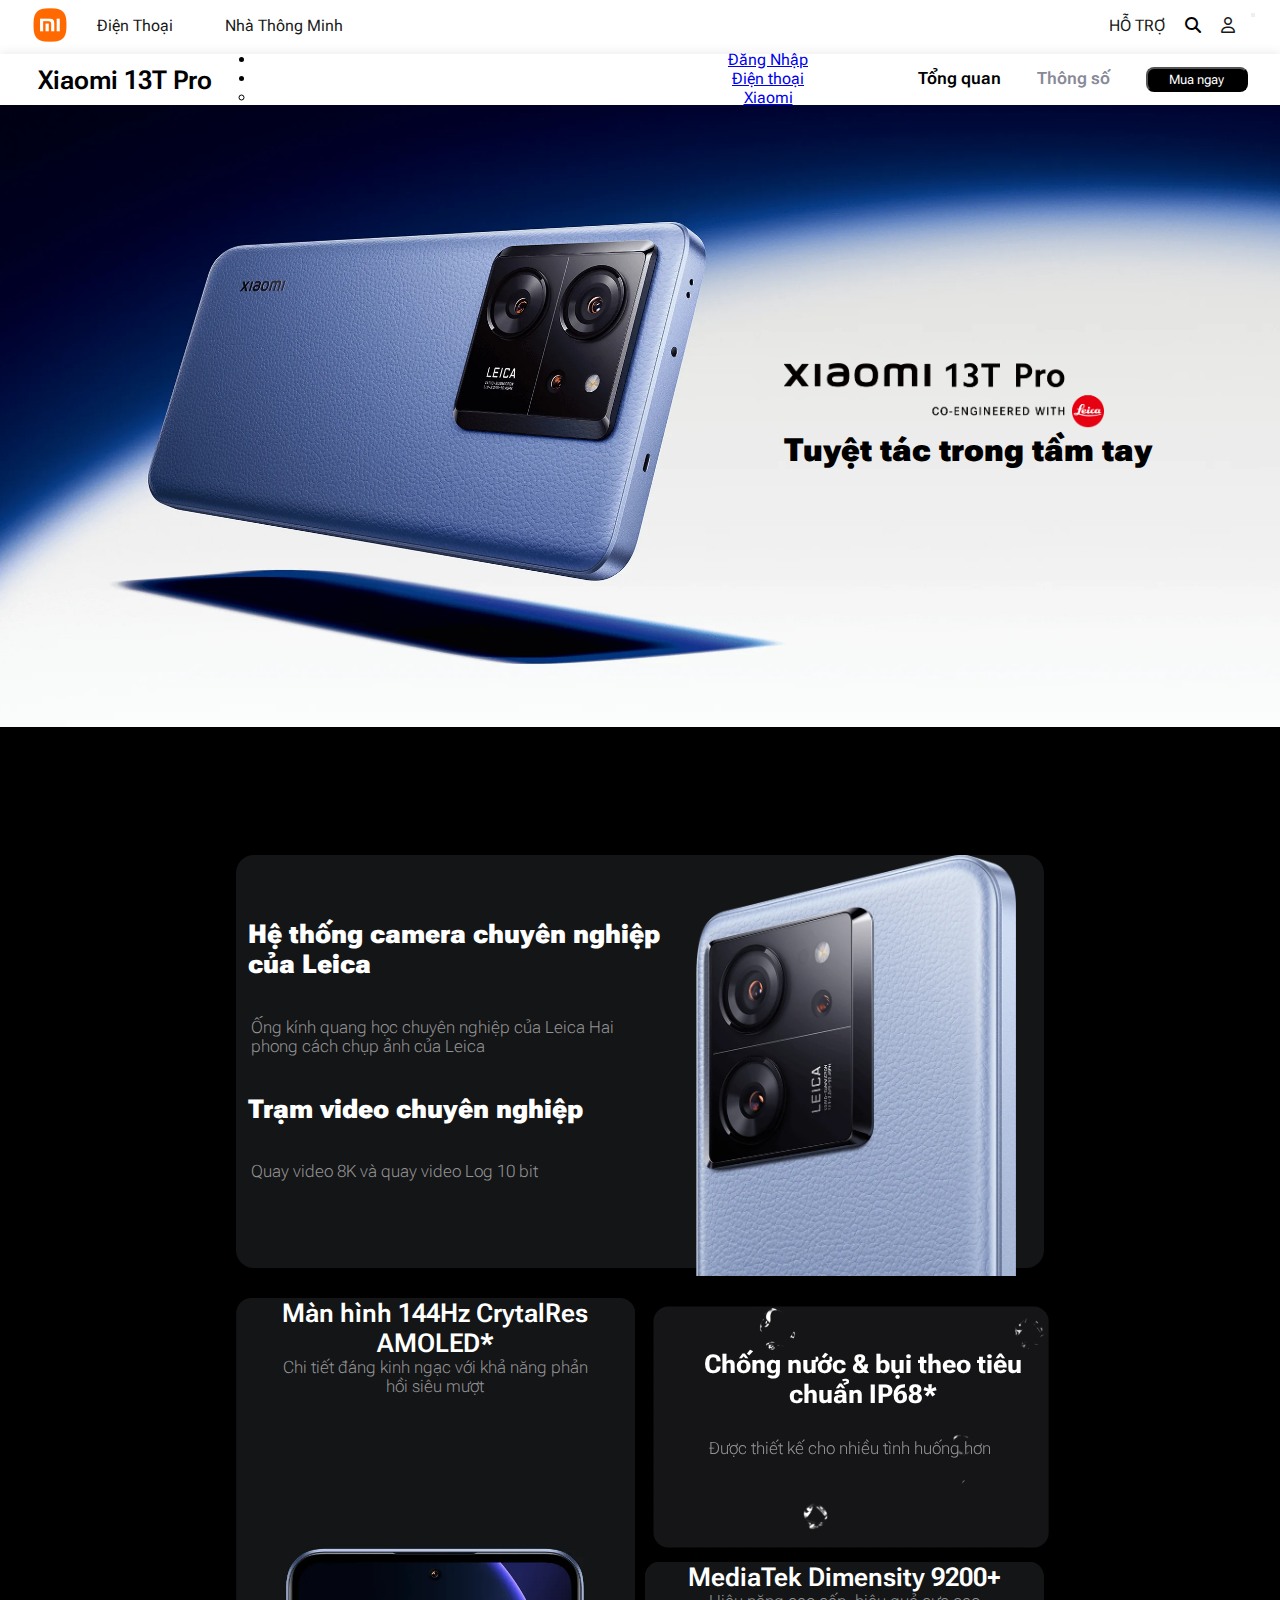
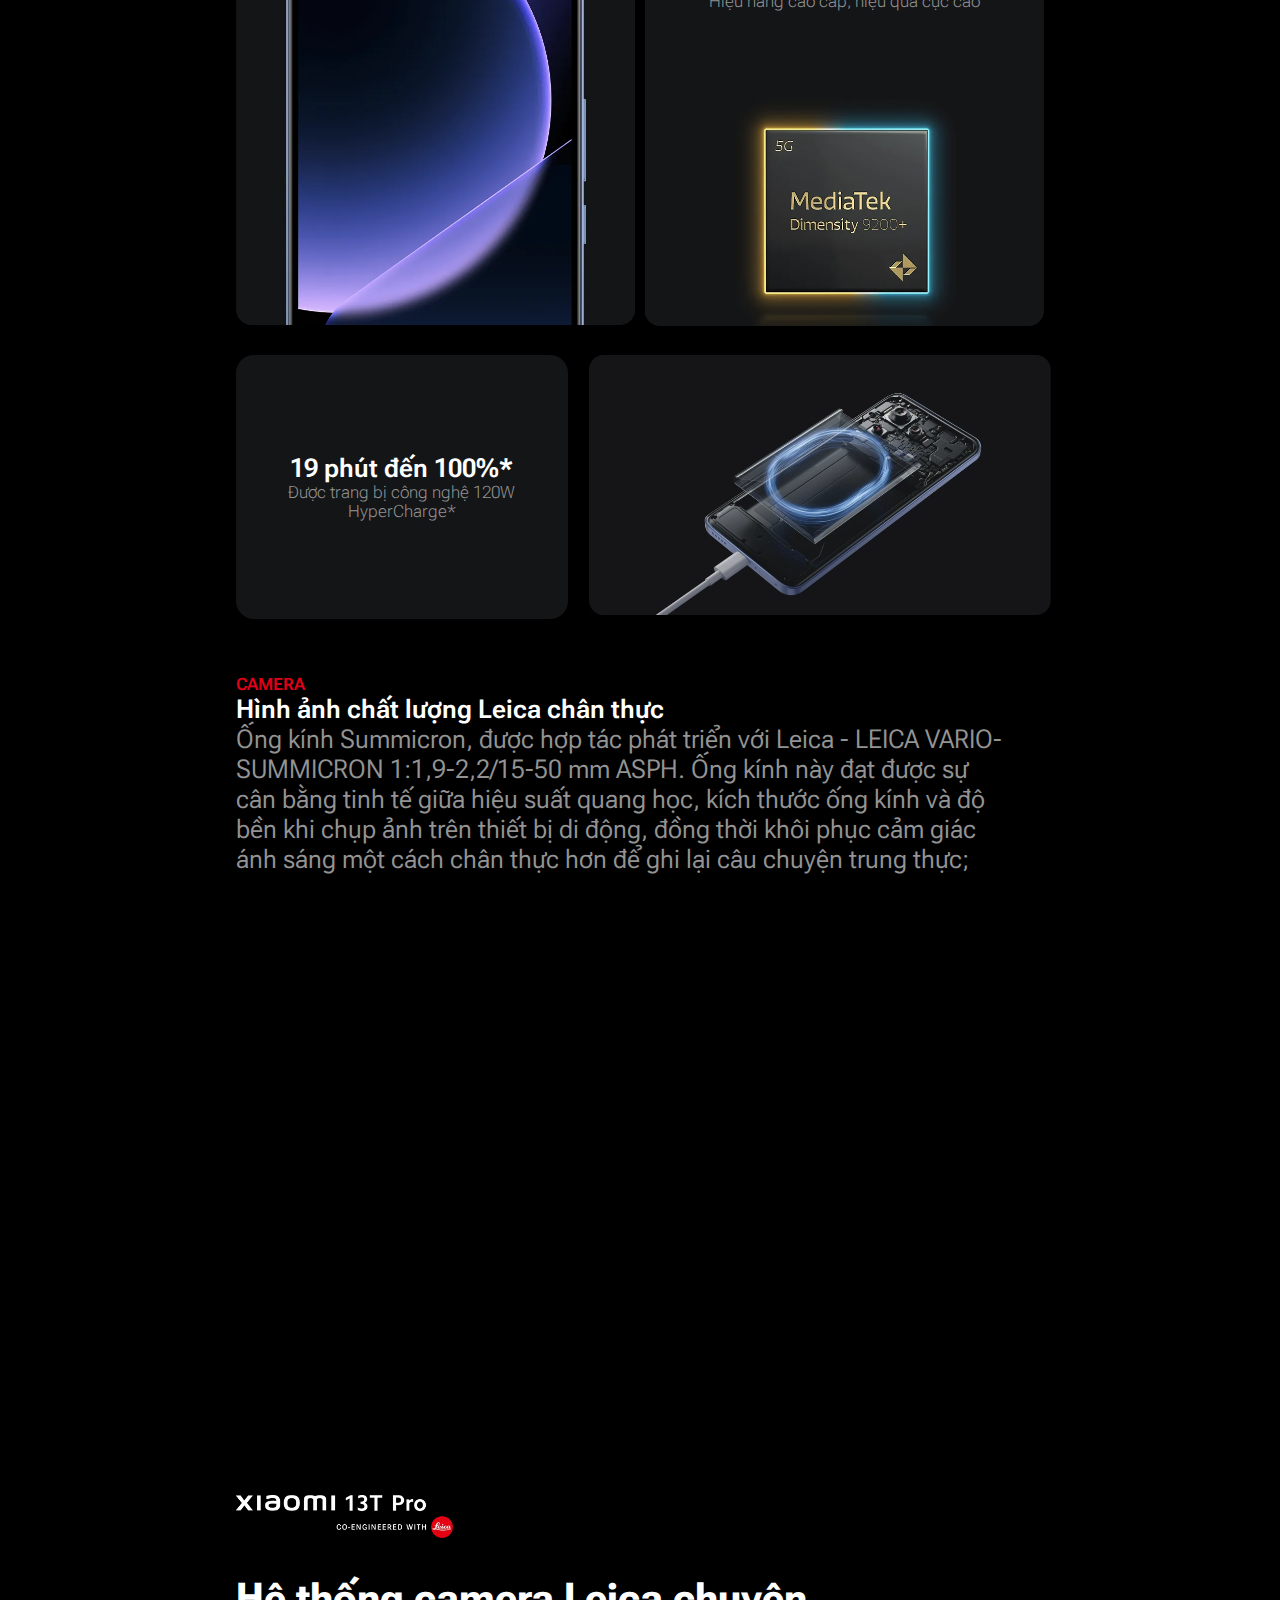
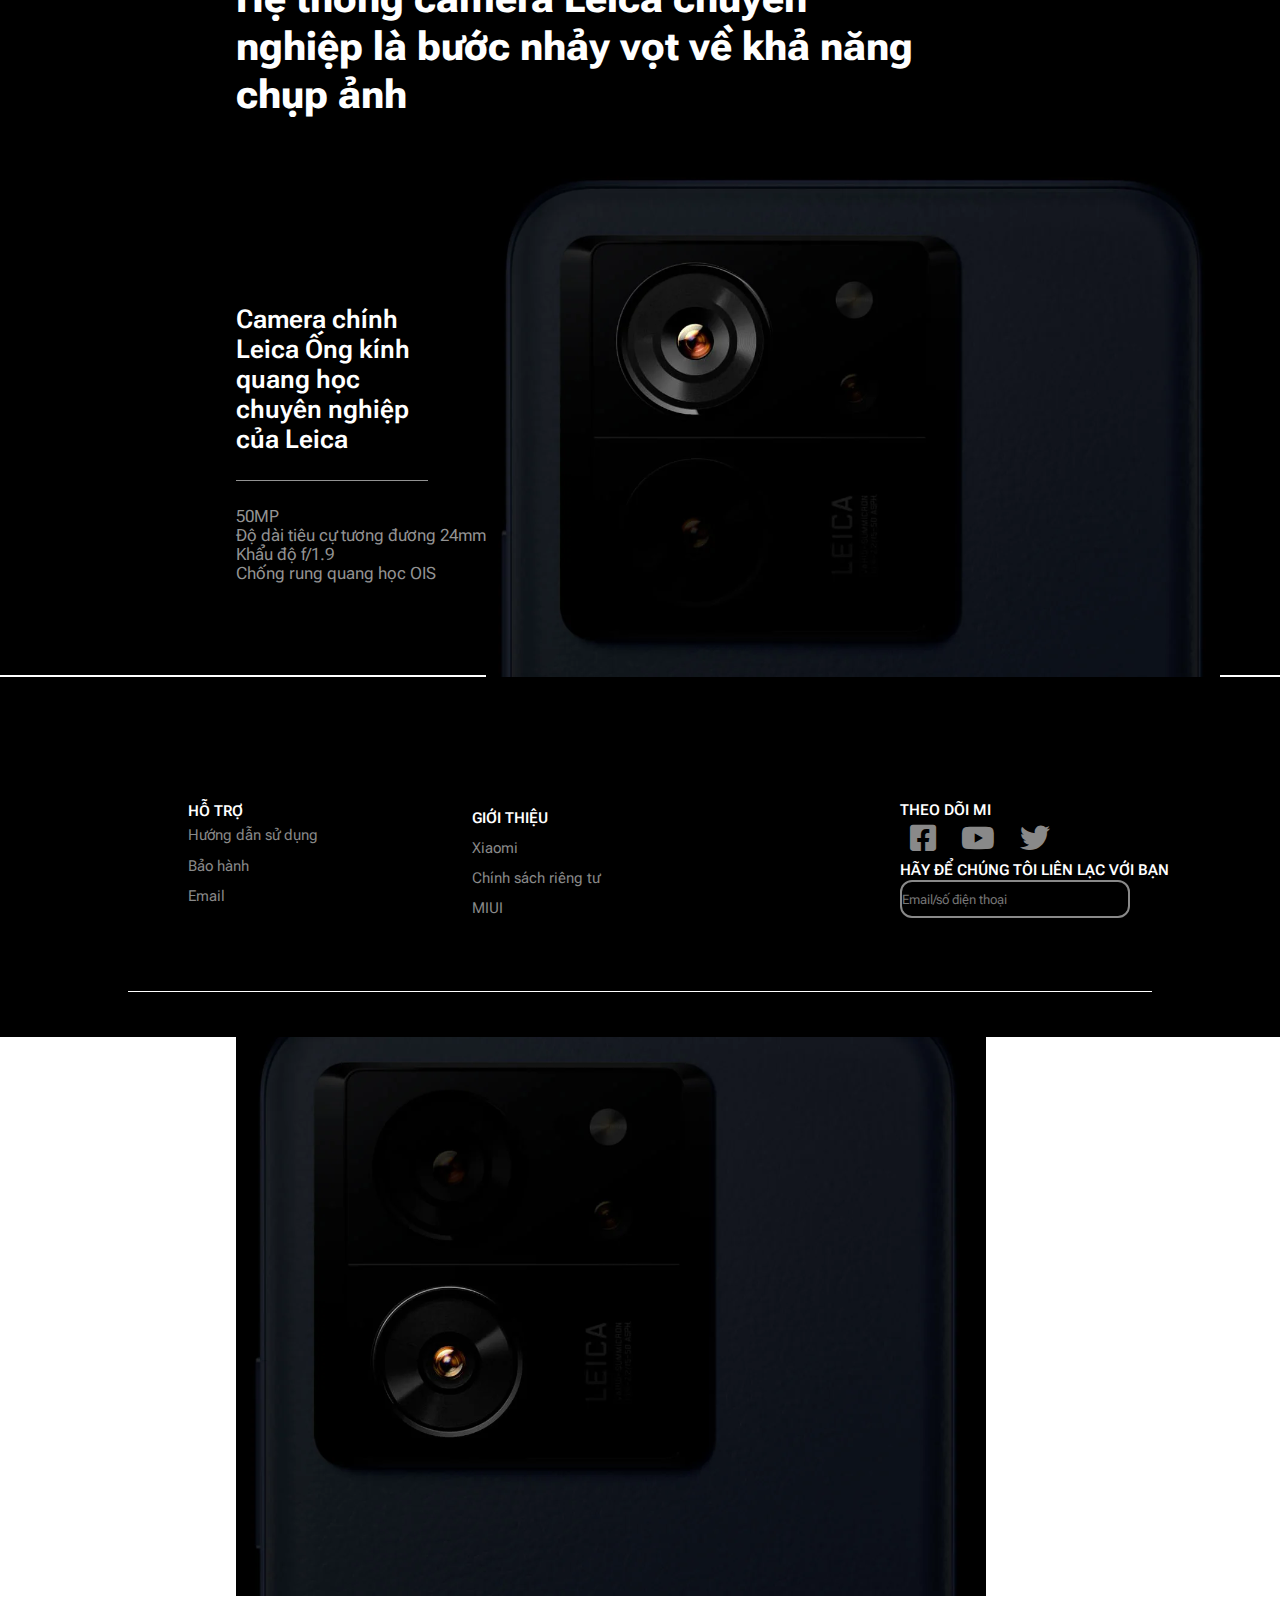
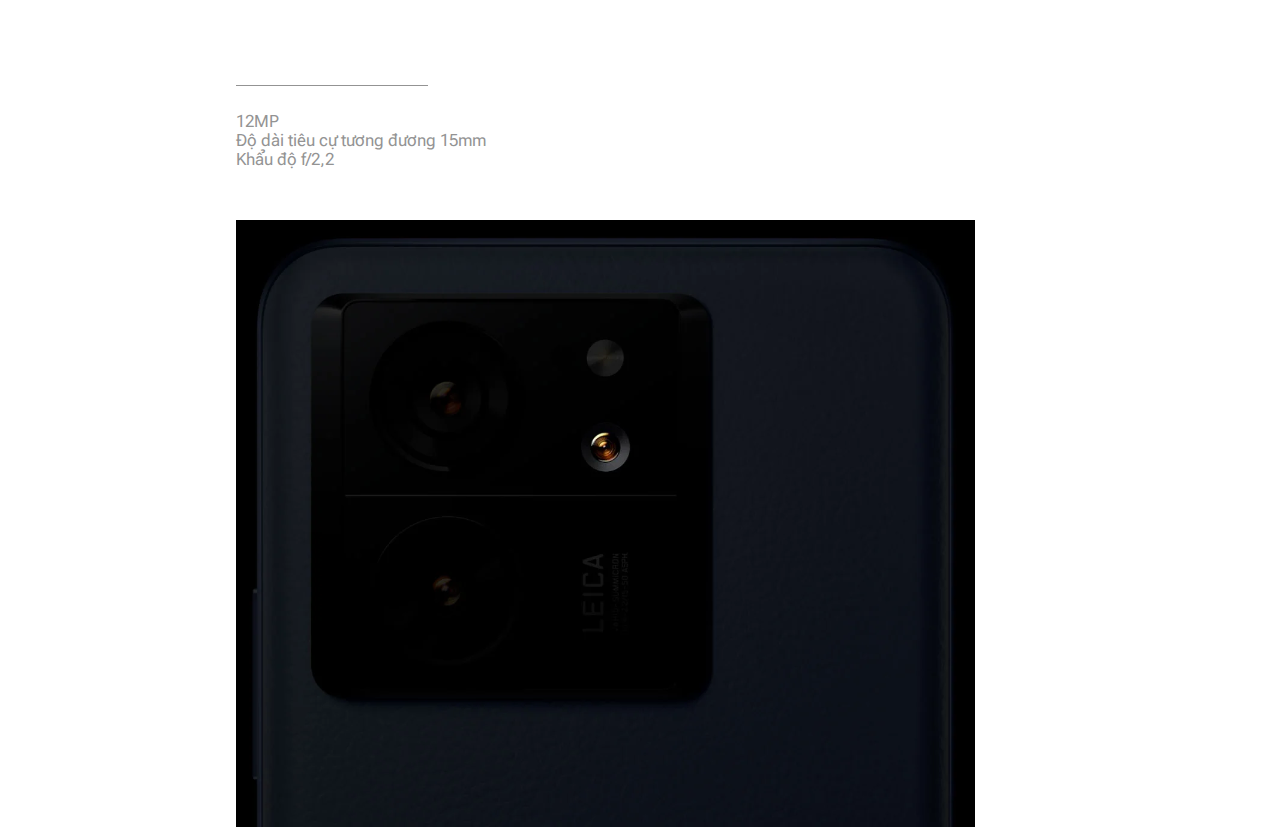
<file: 13T.html>
<!DOCTYPE html>
<html lang="en">
<head>
    <meta charset="UTF-8">
    <meta name="viewport" content="width=device-width, initial-scale=1.0">
    <title>Document</title>
    <link rel="stylesheet" href="assets/css/13T.css">
    <link rel="stylesheet" href="assets/fonts/fontawesome-free-6.4.2-web/css/all.css">
    <!--[if lt IE 9]>
         <script> src = "https://cdnjs.cloudflare.com/ajax/libs/respond.js/1.3.0/respond.min.js"</script>
    <![endif]-->
    <link href="https://cdn.jsdelivr.net/npm/bootstrap@5.0.2/dist/css/bootstrap.min.css" rel="stylesheet" integrity="sha384-EVSTQN3/azprG1Anm3QDgpJLIm9Nao0Yz1ztcQTwFspd3yD65VohhpuuCOmLASjC" crossorigin="anonymous">
    <script src="https://cdn.jsdelivr.net/npm/bootstrap@5.0.2/dist/js/bootstrap.bundle.min.js" integrity="sha384-MrcW6ZMFYlzcLA8Nl+NtUVF0sA7MsXsP1UyJoMp4YLEuNSfAP+JcXn/tWtIaxVXM" crossorigin="anonymous"></script>
    <script src="https://code.jquery.com/jquery-2.2.4.js"></script>
    <script>
        $(function() {
            $(window).scroll(function() {
                if ($(window).scrollTop() > $(".charge").offset().top - 0.6*$(".charge").height()) {
                    $(".case2").show();
                    $(".case1").hide();
                    document.querySelectorAll(".case2")[0].classList.add("fadeIn");
                } else {
                    $(".case1").show();
                    $(".case2").hide();
                    document.querySelectorAll(".case1")[0].classList.add("fadeIn");
                }
            });
            $(window).scroll(function() {
                if ($(window).scrollTop() > $(".detail4").offset().top + 0.07*$(".detail4").height()) {
                    $(".camera1").show();
                    $(".camera2").hide();
                    $(".camera3").hide();
                }
                if ($(window).scrollTop() > $(".detail4").offset().top + 0.1*$(".detail4").height()) {
                    $(".camera2").css("display","flex");
                    $(".camera1").hide();
                    $(".camera2").show();
                    $(".camera3").hide();
                }
                if($(window).scrollTop() > $(".detail4").offset().top + 0.18*$(".detail4").height()) {
                    $(".camera3").css("display","flex");
                    $(".camera1").hide();
                    $(".camera2").hide();
                    $(".camera3").show();
                }
            });
        });  
    </script>
</head>
<body>
    <div id="wrapper">
        <div id="lopphu" onclick="closea()"></div>
            <div id="search-modal">
                <div class="search-base">
                    <div class="search-base_container">
                        <div class="search-bar" >
                                <i class="fa-solid fa-magnifying-glass"></i>
                                <input class="search" type="text"  placeholder="Tìm kiếm">
                        </div>
                    </div>
                </div>
            </div>
        </div>
        <script>
            const closea =( )=>{
                var x=document.getElementById("search-modal");
                    x.style.display = "none";
                    var y = document.getElementById("lopphu")
                    y.style.display = "none";
            }
            function Search(){
                var x=document.getElementById("search-modal");
                    x.style.display = "block";
                    var y = document.getElementById("lopphu")
                    y.style.display = "block";
                }
        </script>
        <div id="header">
            <div id="logo">
                <a class="logo_link"  href="http://127.0.0.1:5500/" >
                    <img class="image_change" src="assets/img/Xiaomi-Logo-PNG.png" alt="Home"> 
                </a> 
            </div>
            <div class="menu menu1">     
                <ul id="nav">
                        <li class="Phone">
                            <a href="product.html">Điện Thoại</a>
                                        <ul class="submenu-list">
                                            <div>
                                                <li><a href="xiaomi.html"><img class="Xiaomi" src="assets/img/Xiaomi-logo.png" alt=""></a></li>
                                                <li><a href="redmi.html"><img class="Redmi" src="assets/img/Redmi_by_Xiaomi_Logo.svg.png" alt=""></a></li>
                                            </div>
                                        </ul>  
                        </li>
                        <li class="Tivi">
                            <a href="">Nhà Thông Minh</a>
                                <ul class="submenu-list2">
                                    <li> <a class="Tivi" href="tv.html"><i class="fa-solid fa-tv"></i> <span class="tvlogo">TV & Phương Tiện</span></a> </li>
                                </ul>
                        </li>
                </ul>
            </div>
            <div id="separator"></div>
            <div class="menu menu2">
                <ul class="nav-item">
                    <li> <a href="help.html">HỖ TRỢ</a> </li>
                </ul>
                <ul class="nav-group">
                    <li class="search-icon" onclick="Search()"></a><i class="fa-solid fa-magnifying-glass"></i></li>
                    <li><a class="user-icon" href="login.html"><i class="fa-regular fa-user"></i></a>
                </ul>
            </div>    
            <nav class="navbar navbar-expand-md d-md-none navbar-light bg-light ">
                <button class="navbar-toggler position-absolute" type="button" data-bs-toggle="collapse" data-bs-target="#navbarSupportedContent" aria-controls="navbarSupportedContent" aria-expanded="false" aria-label="Toggle navigation">
                    <span class="navbar-toggler-icon"></span>
                </button>
                <div class="collapse navbar-collapse bg-light" id="navbarSupportedContent">
                        <ul class="navbar-nav me-auto mb-2 mb-lg-0">
                        <li class="nav-item">
                            <a class="nav-link" href="loginmb.html" >Đăng Nhập</a>
                        </li>
                        <li class="nav-item dropdown">
                            <a class="nav-link dropdown-toggle" href="#" id="navbarDropdown" role="button" data-bs-toggle="dropdown" aria-expanded="false">
                            Điện thoại
                            </a>
                            <ul class="dropdown-menu" aria-labelledby="navbarDropdown">
                            <li><a class="dropdown-item" href="xiaomi.html">Xiaomi</a></li>
                            <li><a class="dropdown-item" href="redmi.html">Redmi</a></li>
                            </ul>
                        </li>
                        <li class="nav-item dropdown2">
                            <a class="nav-link dropdown-toggle" href="#" id="navbarDropdown" role="button" data-bs-toggle="dropdown" aria-expanded="false">
                            Nhà thông minh
                            </a>
                            <ul class="dropdown-menu" aria-labelledby="navbarDropdown">
                            <li><a class="dropdown-item" href="tv.html">Tivi & Phương tiện</a></li>
                            </ul>
                        </li>
                        <li class="nav-item">
                            <a class="nav-link" href="#" >HỖ TRỢ</a>
                        </li>
                        </ul>
                        <form class="d-flex">
                        <input class="form-control me-2" type="search" placeholder="Search" aria-label="Search">
                        <button class="btn btn-outline-success" type="submit">Search</button>
                        </form>
                </div>
            </nav>
        </div>
        
        <div id="content">
            <div class="navbar1">
                <div class="title"><h1>Xiaomi 13T Pro</h1></div>
                <div class="subnav1">
                    <ul>
                        <li ><a class="general" href="">Tổng quan</a></li>
                        <li ><a href="detail.html">Thông số</a></li>
                        <li><button>Mua ngay</button></li>
                    </ul>
                </div>
            </div>
            <div class="slider">
                <div class="title1">
                    <img src="assets/img/13T/titlte.png" alt="">
                    <h1>Tuyệt tác trong tầm tay </h1>
                </div>
            </div>
            <div class="wrapper">
                <div class="detail">
                    <div class="goup sec1">
                        <div class="h1">Hệ thống camera chuyên nghiệp của Leica</div>
                        <div class="h2">Ống kính quang học chuyên nghiệp của Leica Hai phong cách chụp ảnh của Leica</div>
                        <div class="h1">Trạm video chuyên nghiệp</div>
                        <div class="h2">Quay video 8K và quay video Log 10 bit</div>
                    </div>
                    <div class="move">
                        <img class="moveimg" src="assets/img/13T/goup13T.webp" alt="">
                    </div>
                </div>
                <div class="detail1">
                    <div class="screen">
                        <div class="goup sec2">
                            <div class="h1">Màn hình 144Hz CrytalRes AMOLED*</div>
                            <div class="h2">Chi tiết đáng kinh ngạc với khả năng phản hồi siêu mượt</div>
                        </div>
                    </div> 
                    <div>
                        <div class="water" >
                            <video loop autoplay>
                                <source src="/assets/video/ksp-water.mp4">
                            </video>
                            <div>
                                <div class="h1">Chống nước & bụi theo tiêu chuẩn IP68*</div>
                                <div class="h2">Được thiết kế cho nhiều tình huống hơn</div>
                            </div>
                        </div>
                        <div class="chip">
                            <div class="goup sec4">
                                <div class="h1">MediaTek Dimensity 9200+</div>
                                <div class="h2">Hiệu năng cao cấp, hiệu quả cực cao</div>
                            </div>
                        </div>
                    </div>
                </div>
                <div class="detail2">
                    <div class="charge">
                        <div class="case1">
                            <div class="h1">19 phút đến 100%*</div>
                            <div class="h2">Được trang bị công nghệ 120W HyperCharge*</div>
                        </div>
                        <div class="case2">
                            <div class="h1">Phát video lên tới 17 giờ*</div>
                            <div class="h2">Pin dung lượng lớn 5000mAh (thông thường)</div>
                        </div>
                    </div>
                    <video autoplay loop>
                        <source src="assets/video/charge.mp4">
                    </video>
                </div>
                <div class="detail3">
                    <div class="title">
                        <div class="goup sec5">
                            <span>CAMERA</span>
                            <div class="h1">
                                Hình ảnh chất lượng Leica chân thực
                            </div>
                        </div>
                    </div>
                    <div class="title1">
                        <div class="goup sec6">
                            <p>Ống kính Summicron, được hợp tác phát triển với Leica - LEICA VARIO-SUMMICRON 1:1,9-2,2/15-50 mm ASPH. Ống kính này đạt được sự cân bằng tinh tế giữa hiệu suất quang học, kích thước ống kính và độ bền khi chụp ảnh trên thiết bị di động, đồng thời khôi phục cảm giác ánh sáng một cách chân thực hơn để ghi lại câu chuyện trung thực;</p>
                        </div>
                    </div>
                </div>
                <div class="detail4">
                    <div class="leica">
                        <div class="goup sec7">
                            <img class="img1" src="assets/img/13T/leica.webp" alt="">
                            <div class="h1">Hệ thống camera Leica chuyên nghiệp là bước nhảy vọt về khả năng chụp ảnh</div>
                        </div>
                    </div>
                    <div class="camera camera1">
                        <div>
                            <div class="h1">Camera chính Leica
                                Ống kính quang học chuyên nghiệp của Leica
                            </div>
                            <div class="h2">
                                <div>50MP</div>
                                <div>Độ dài tiêu cự tương đương 24mm</div>
                                <div>Khẩu độ f/1.9</div>
                                <div>Chống rung quang học OIS</div>
                            </div>
                        </div>
                        <img class="cam cam1" src="assets/img/13T/camera2.png" alt="">  
                    </div>
                    <div class="camera2">
                        <div>
                            <div class="h1">
                                Camera chụp xa Leica
                            </div>
                            <div class="h2">
                                <div>50MP</div>
                                <div>Độ dài tiêu cự tương đương 50mm</div>
                                <div>Khẩu độ f/1.9</div>
                            </div>
                        </div>
                        <img class="cam cam2" src="assets/img/13T/camera3.png" alt="">  
                    </div>
                    <div class="camera3">
                        <div>
                            <div class="h1">
                                Camera góc siêu rộng Leica
                            </div>
                            <div class="h2">
                                <div>12MP</div>
                                <div>Độ dài tiêu cự tương đương 15mm</div>
                                <div>Khẩu độ f/2,2</div>
                            </div>
                        </div>
                        <img class="cam cam3" src="assets/img/13T/camera4.png" alt="">  
                    </div>
                </div>
            </div>
        </div>  
        <div id="footer">
            <div class="footer1">
                <div class="help">
                    <li><a href=""><span>HỖ TRỢ</span></a></li>
                    <li><a href="">Hướng dẫn sử dụng</a></li>
                    <a href="">Bảo hành</h4></a>
                    <a href="">Email</a>
                </div>
                <div class="about">
                    <a href=""><span>GIỚI THIỆU</span></a>
                    <a href="">Xiaomi</a>
                    <a href="">Chính sách riêng tư</a>
                    <a href="">MIUI</a>
                </div>
            </div>
            <div class="follow">
                <div class="row1">
                    <a href="" class="MIfollow"><span>THEO DÕI MI</span></a>
                    <li class="brandicons">
                        <a href=""><i class="fa-brands fa-square-facebook"></i></a>
                        <a href=""><i class="fa-brands fa-youtube"></i></a>
                        <a href=""><i class="fa-brands fa-twitter"></i></a>
                    </li>
                </div>
                <div class="row2">
                    <a><span>HÃY ĐỂ CHÚNG TÔI LIÊN LẠC VỚI BẠN</span></a>
                    <li><input type="text" placeholder="Email/số điện thoại"></li>
                </div>
            </div>
            <div class="endline"></div> 
        </div>
    </div>
</body>
</html>

<script src="13T.js"></script>
</file>
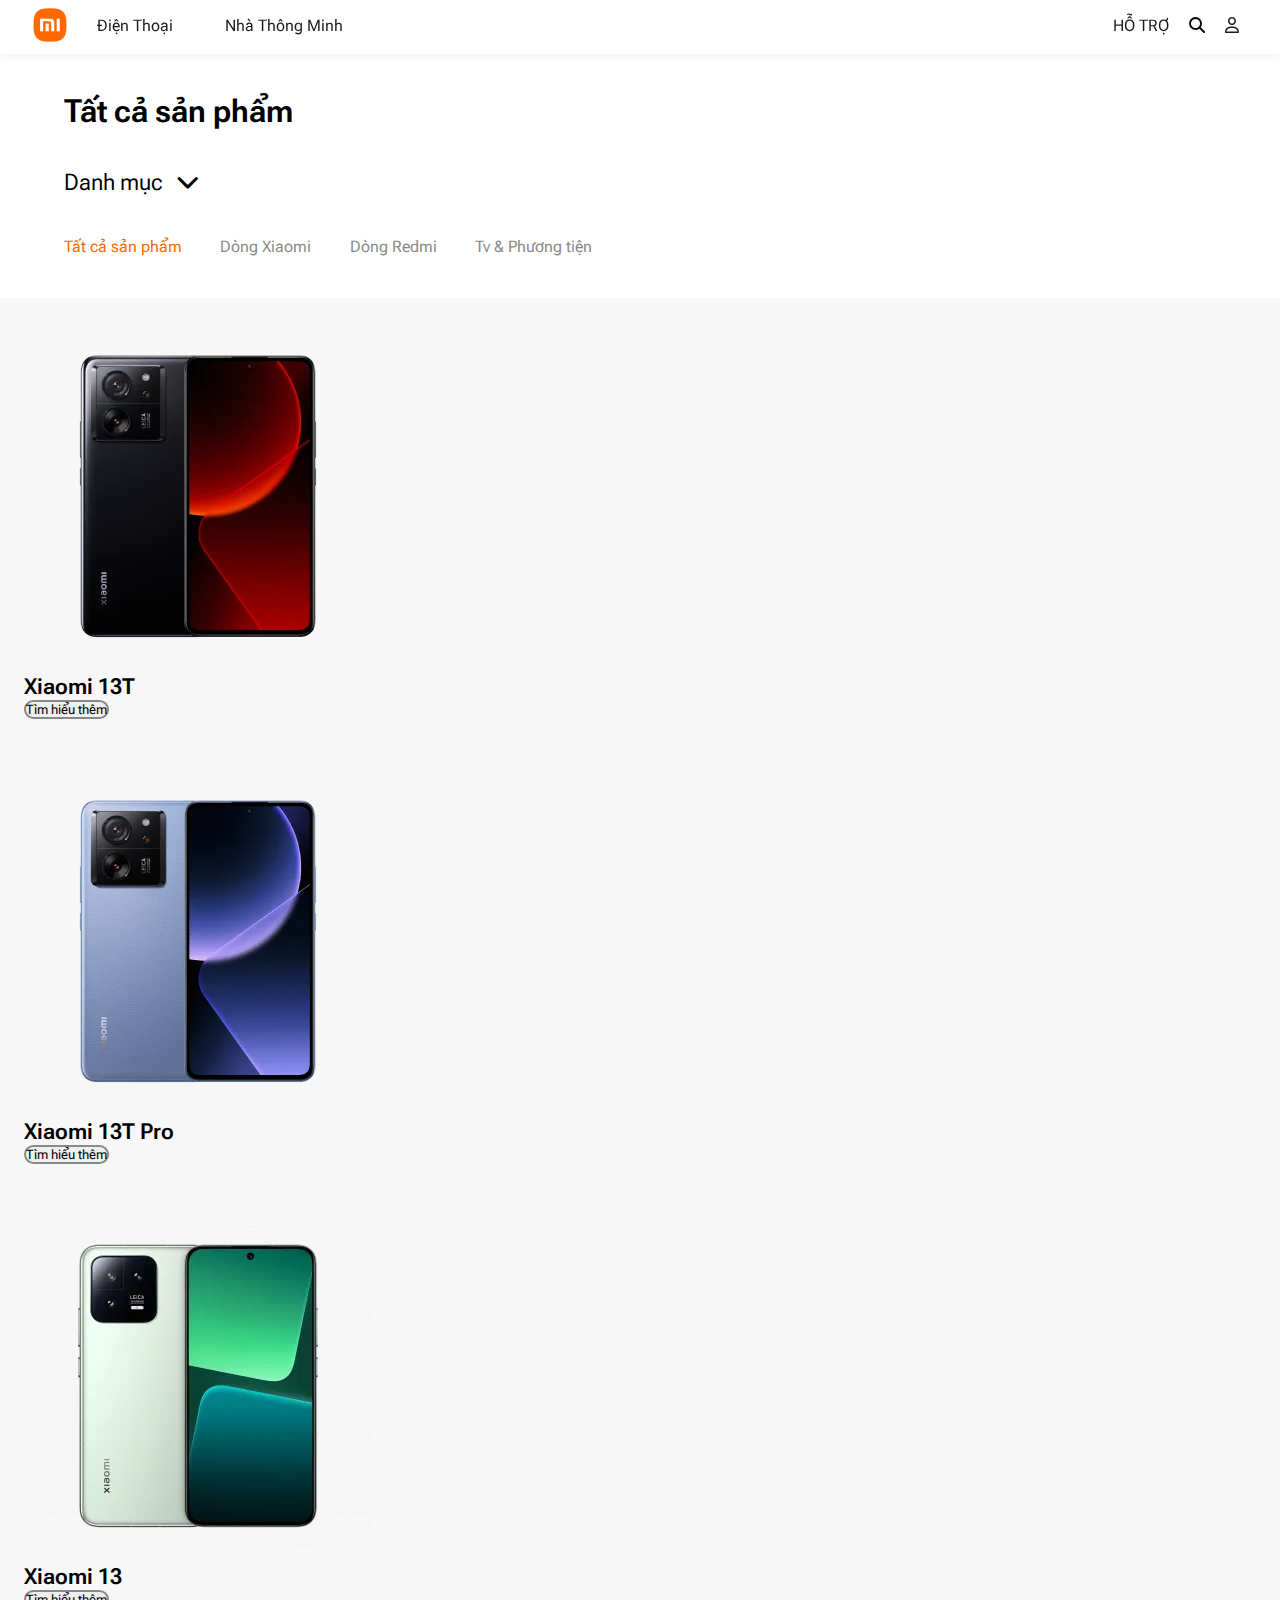
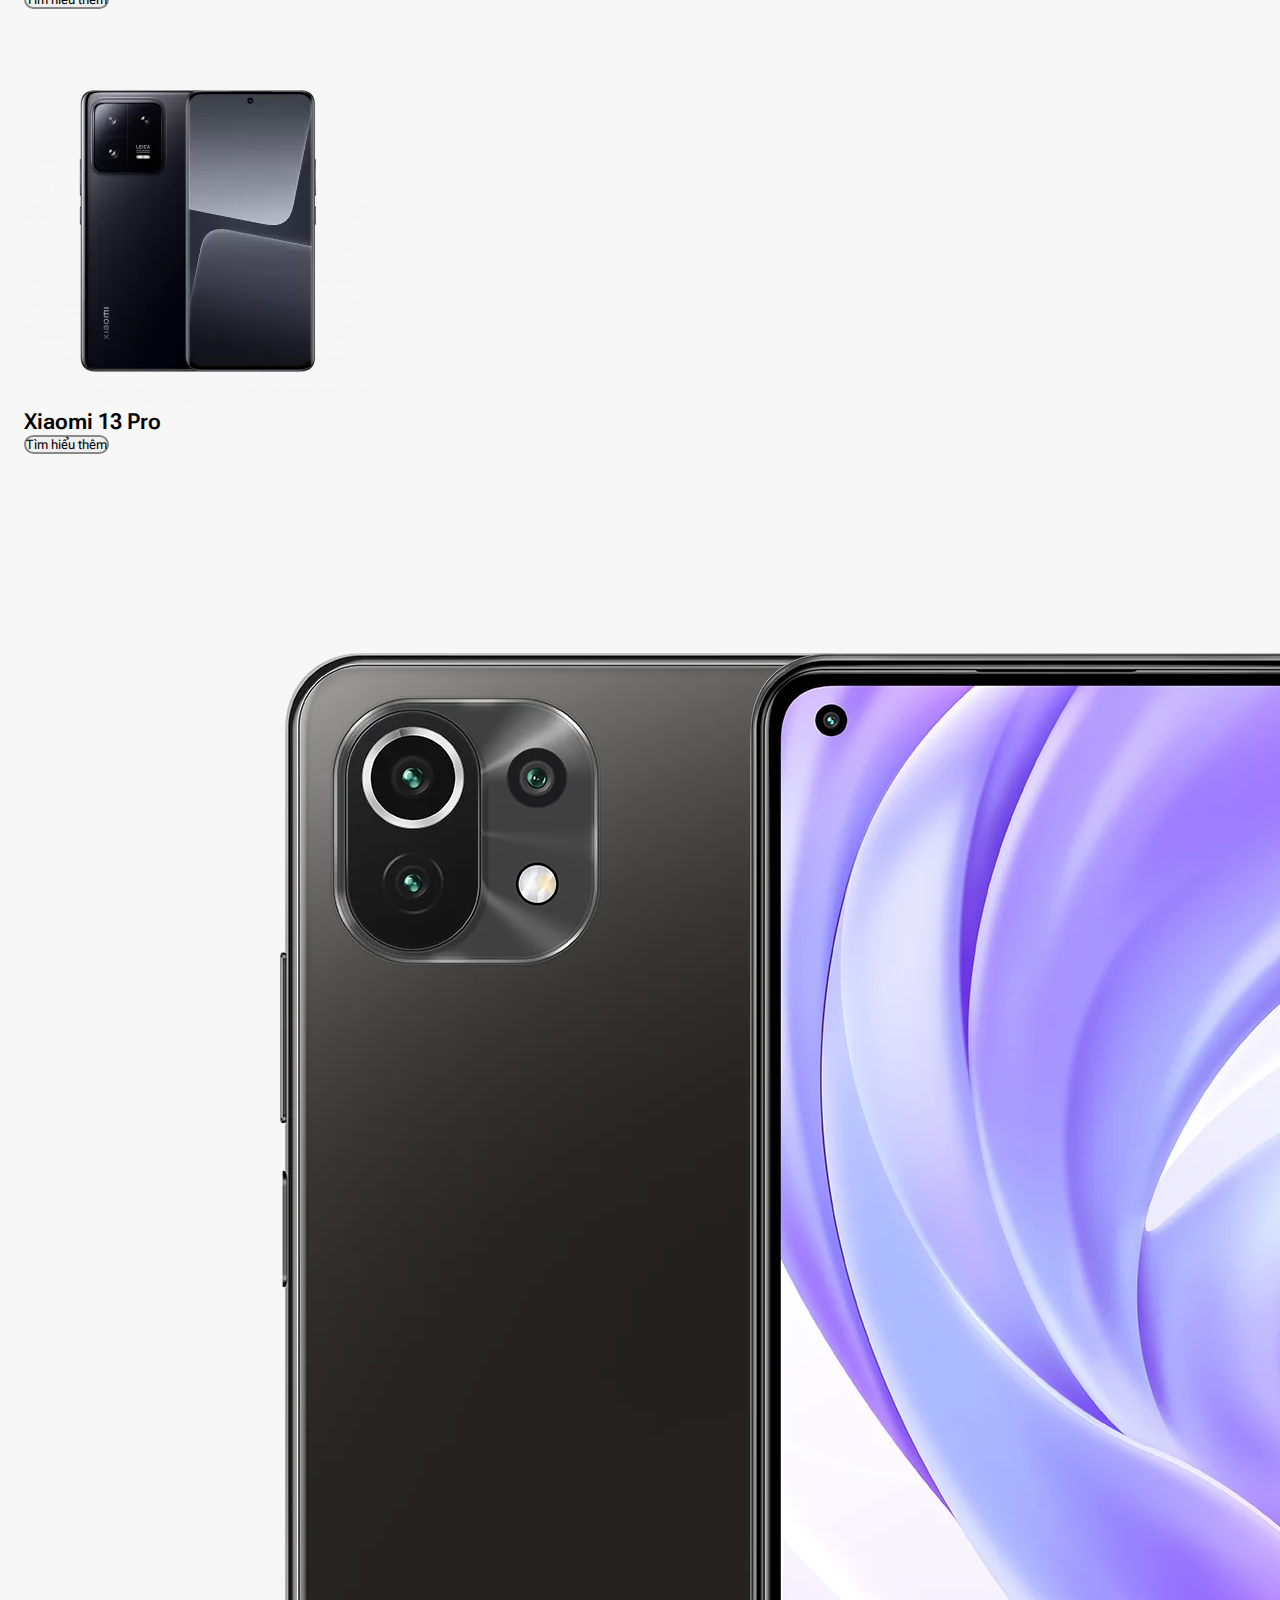
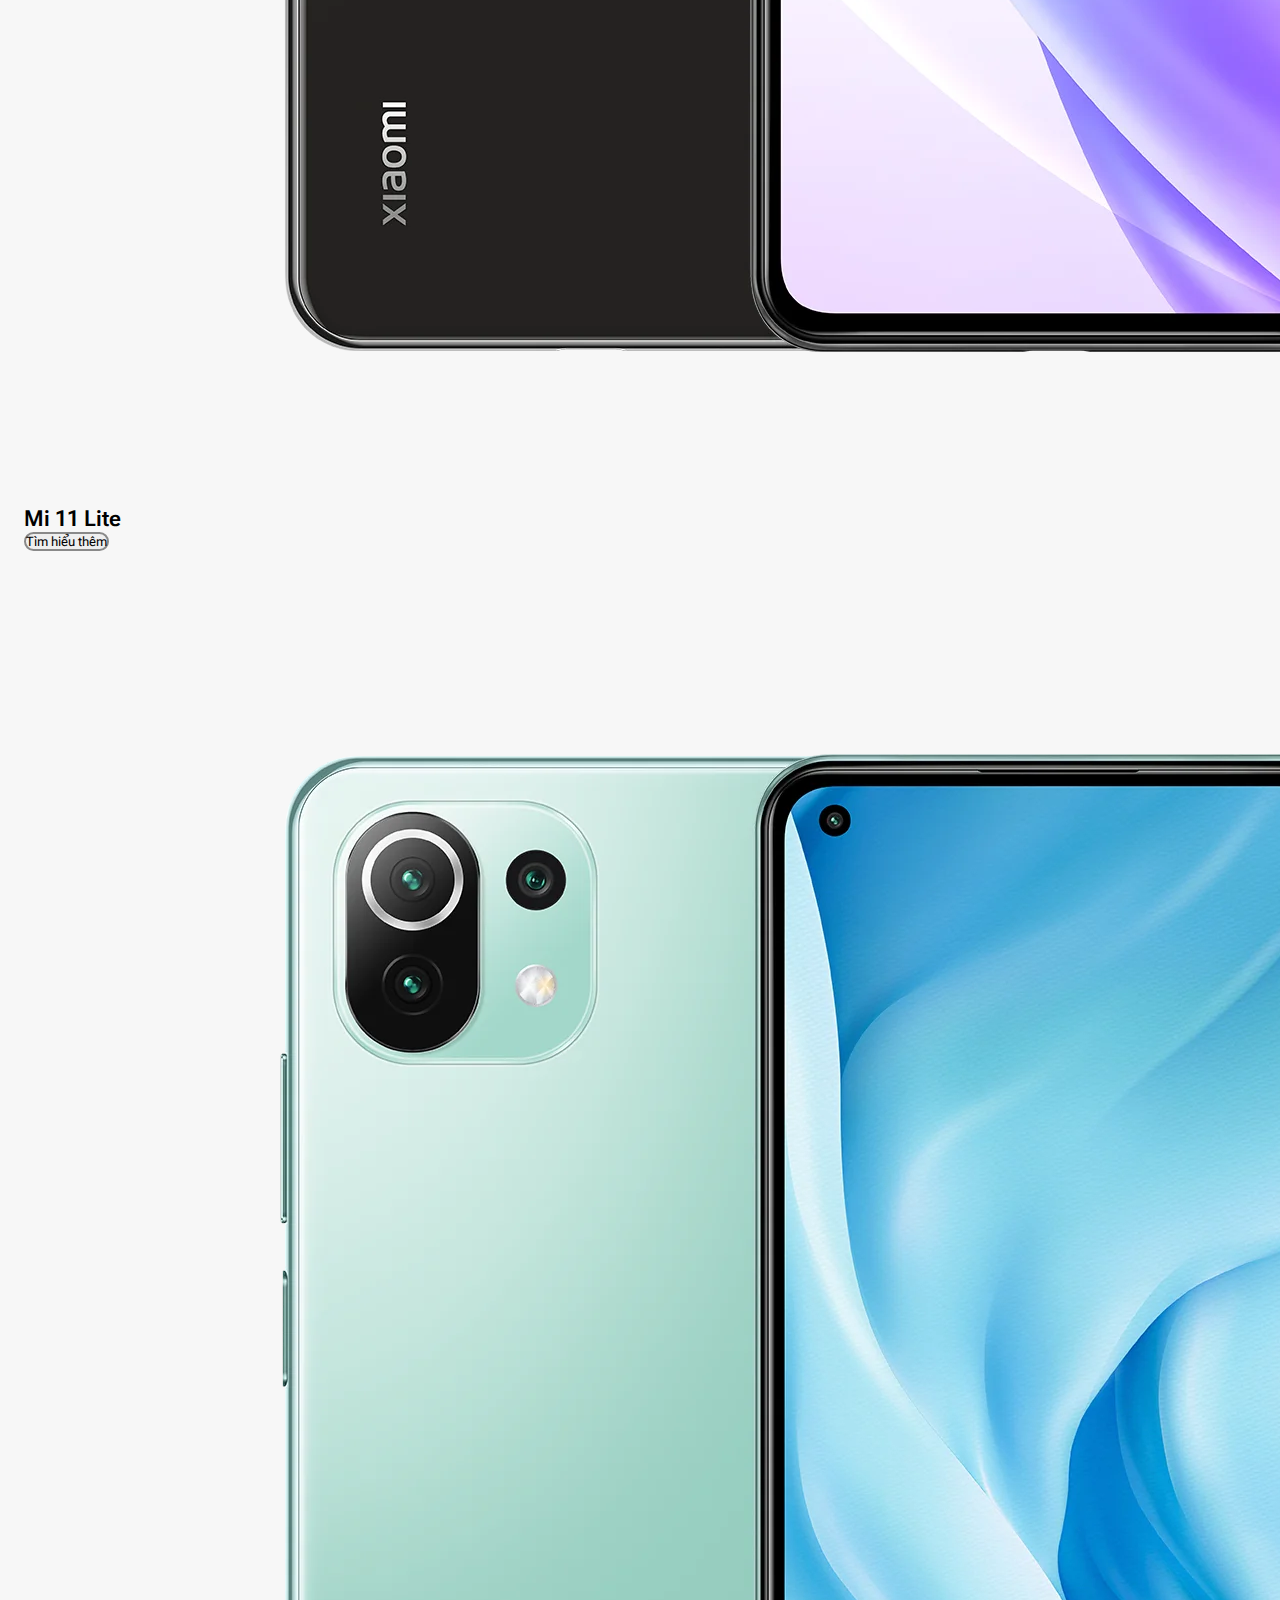
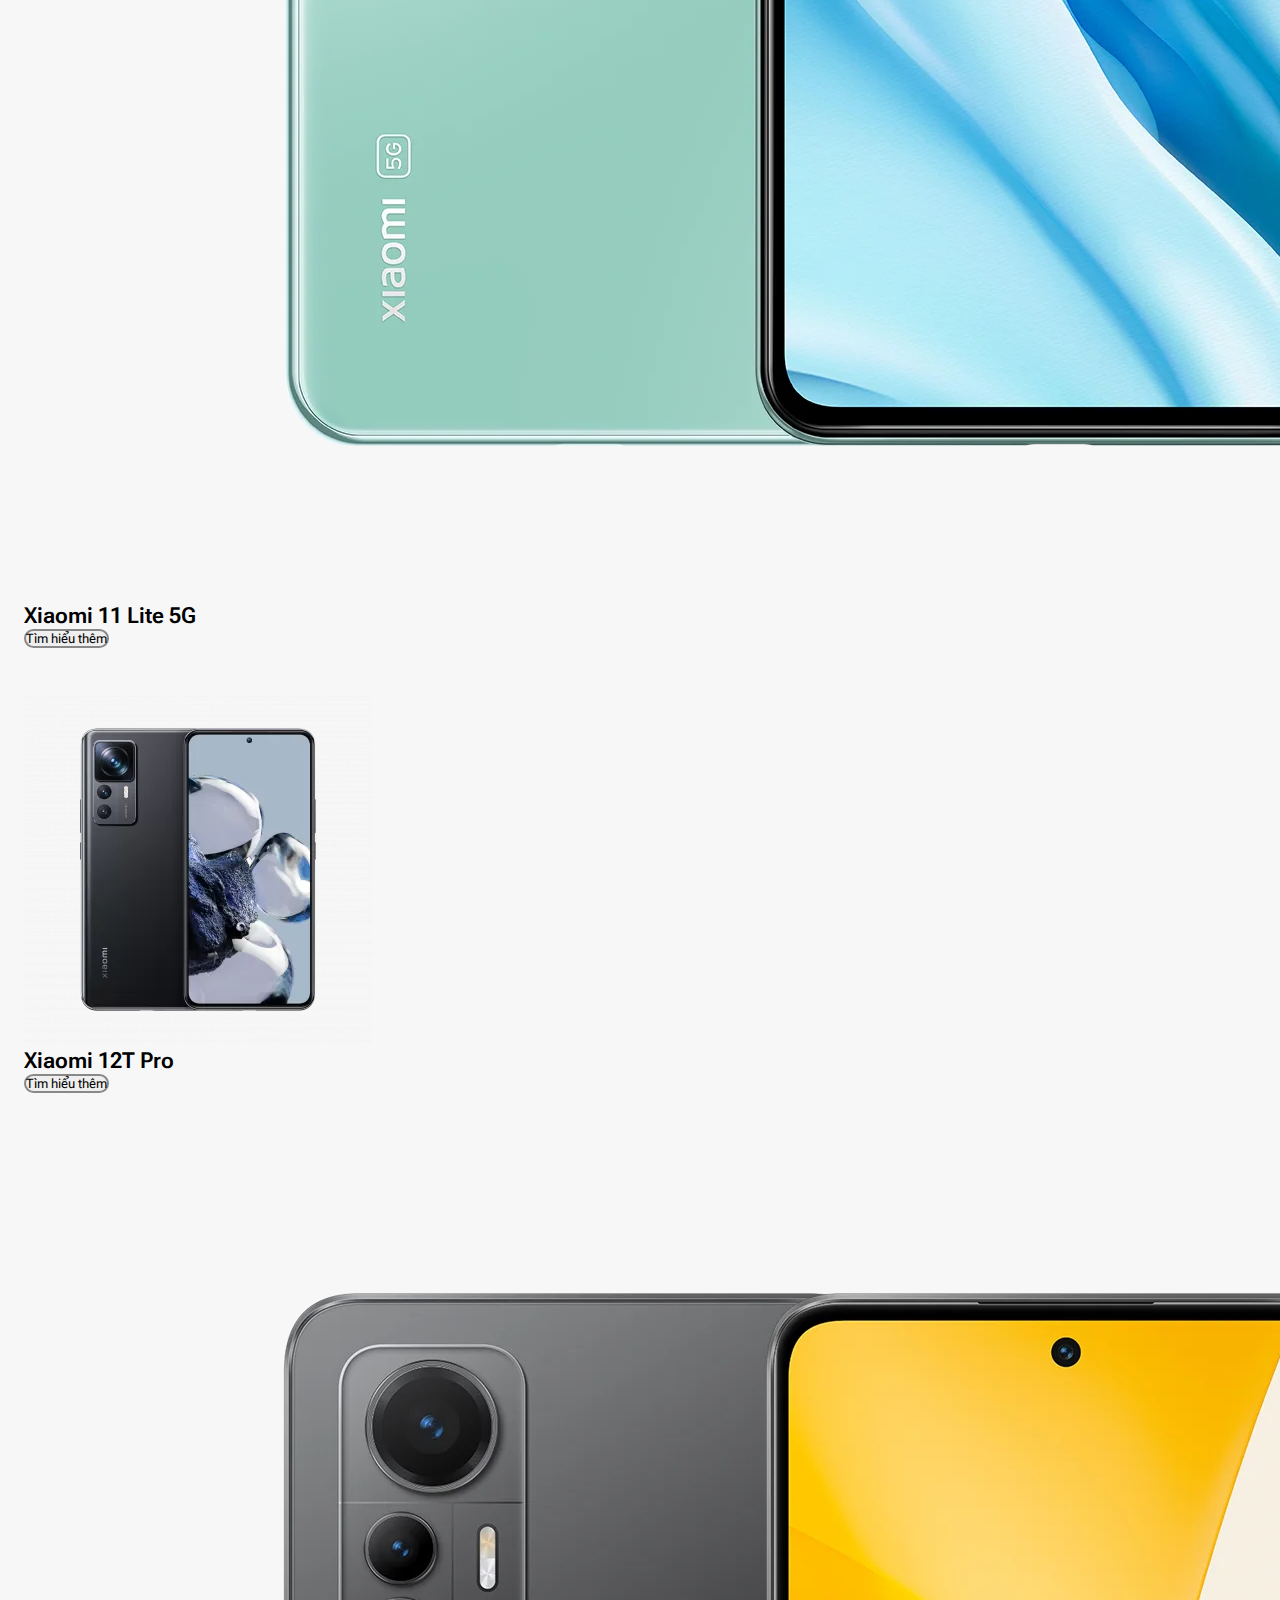
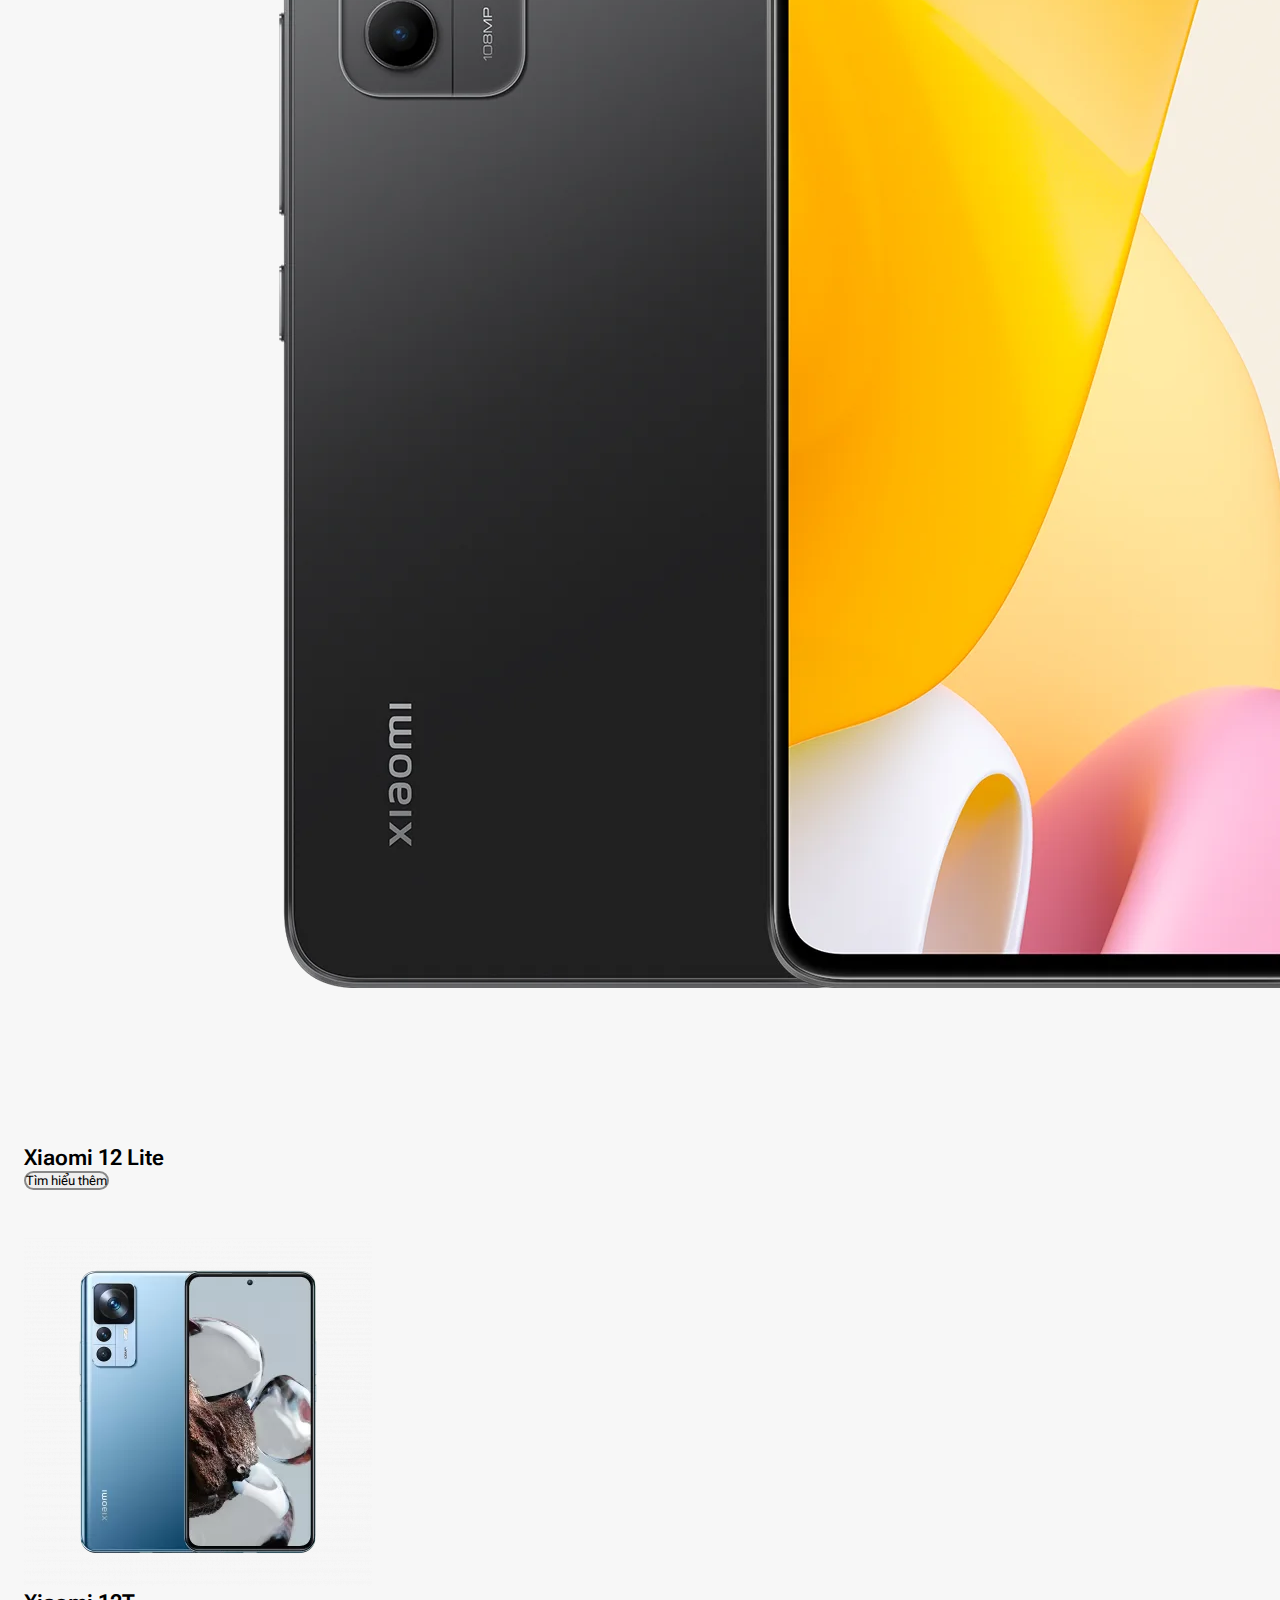
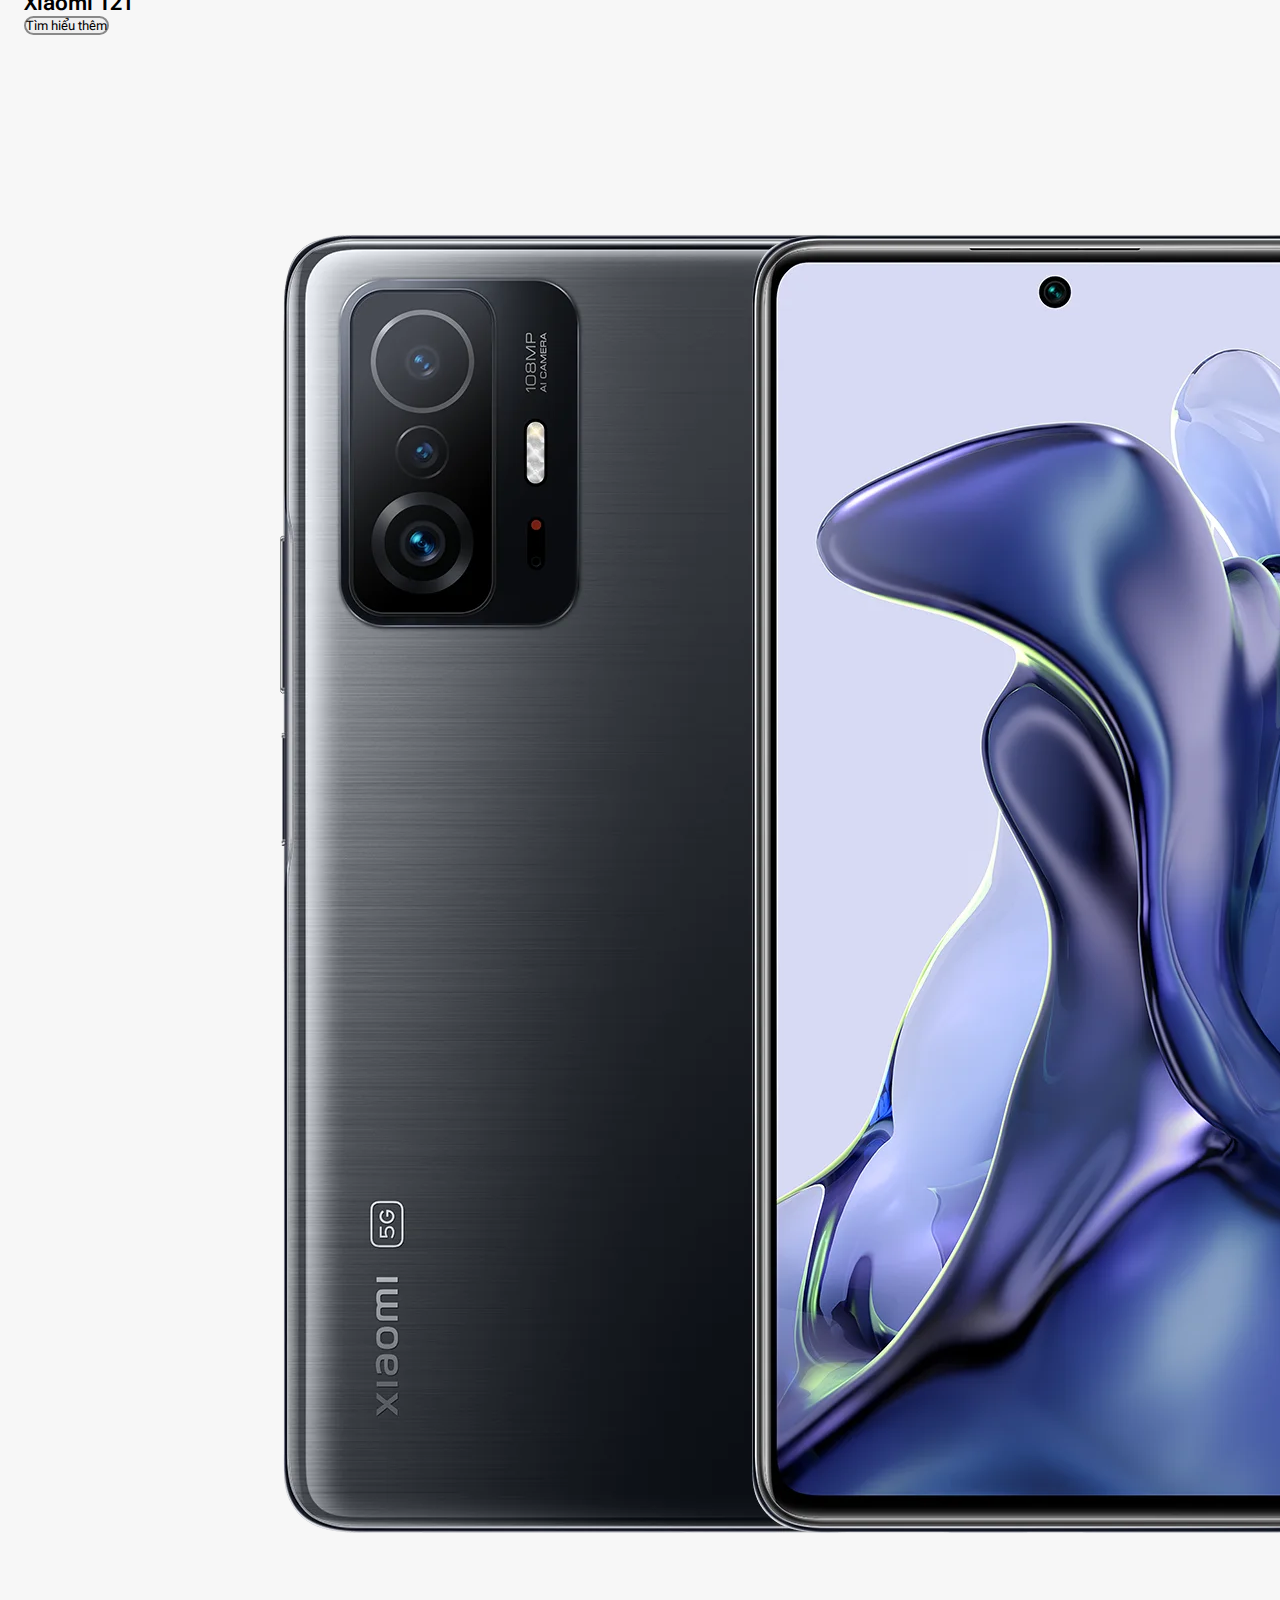
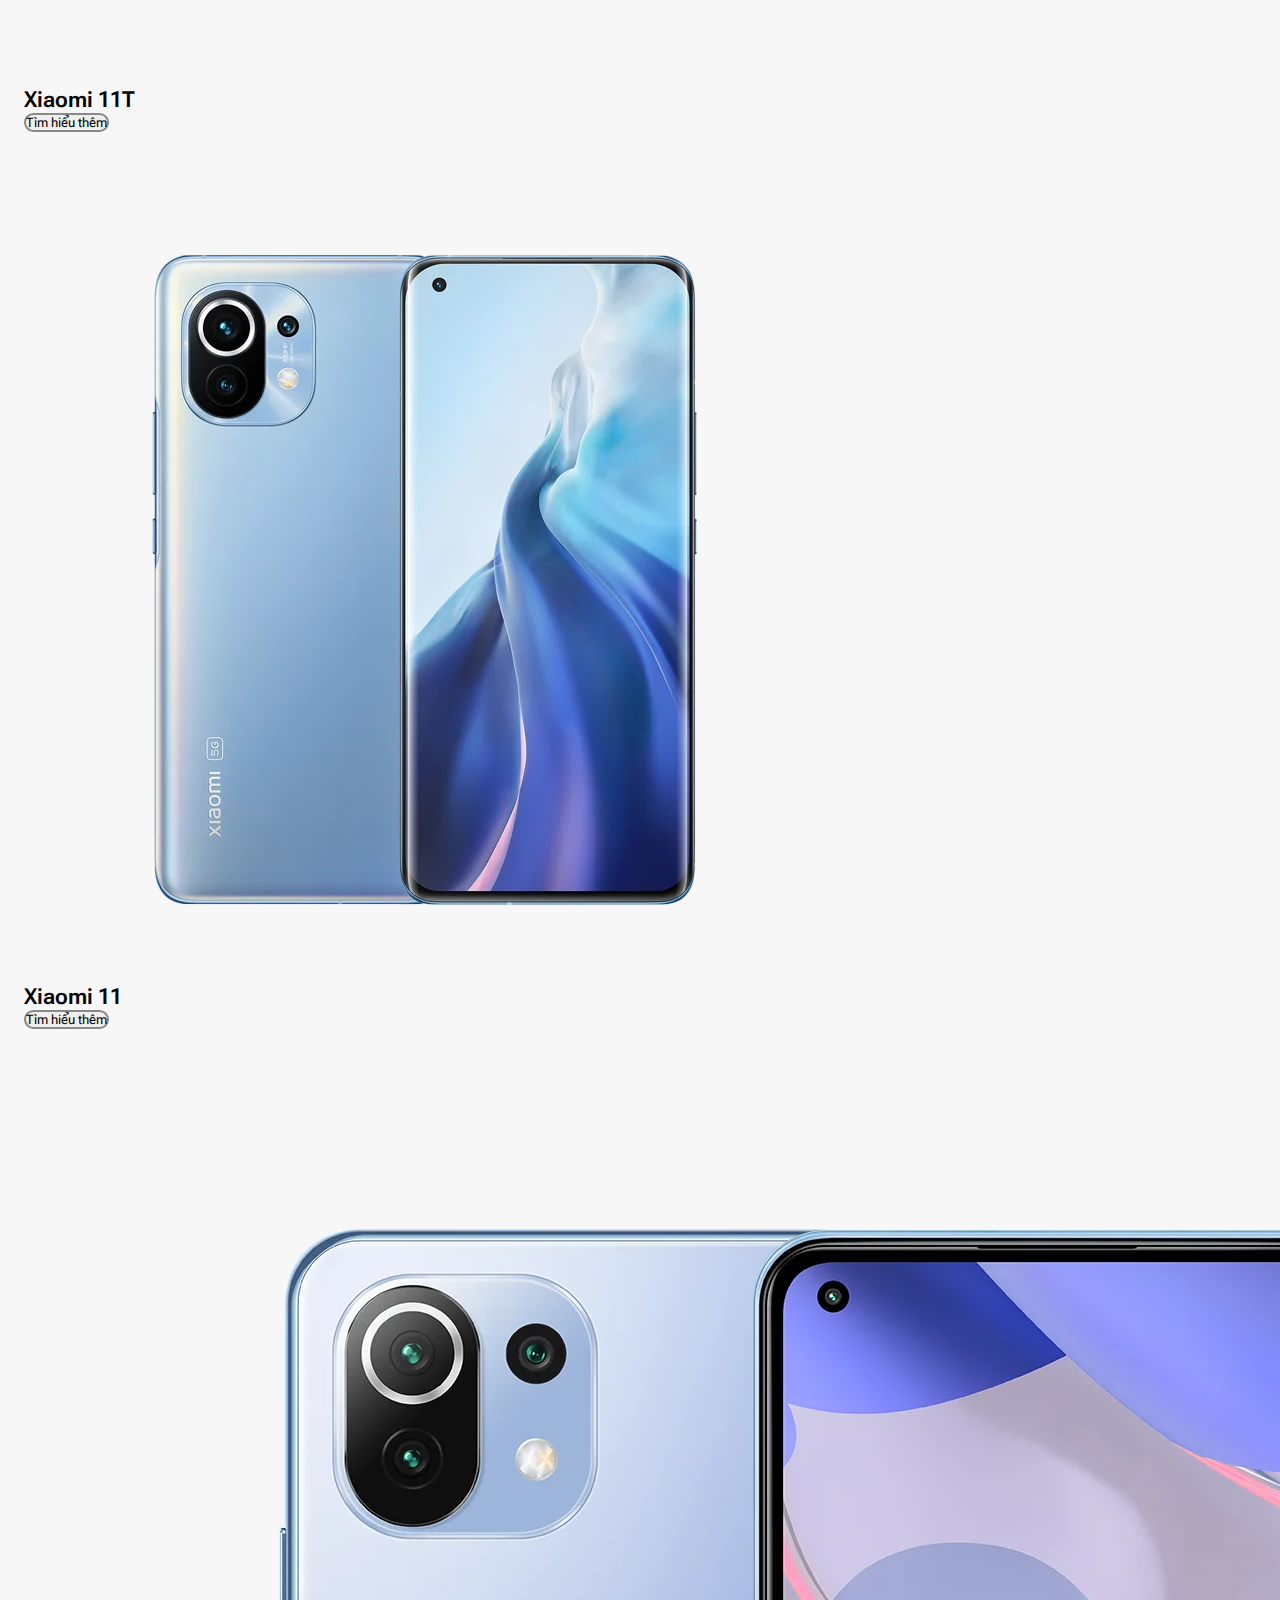
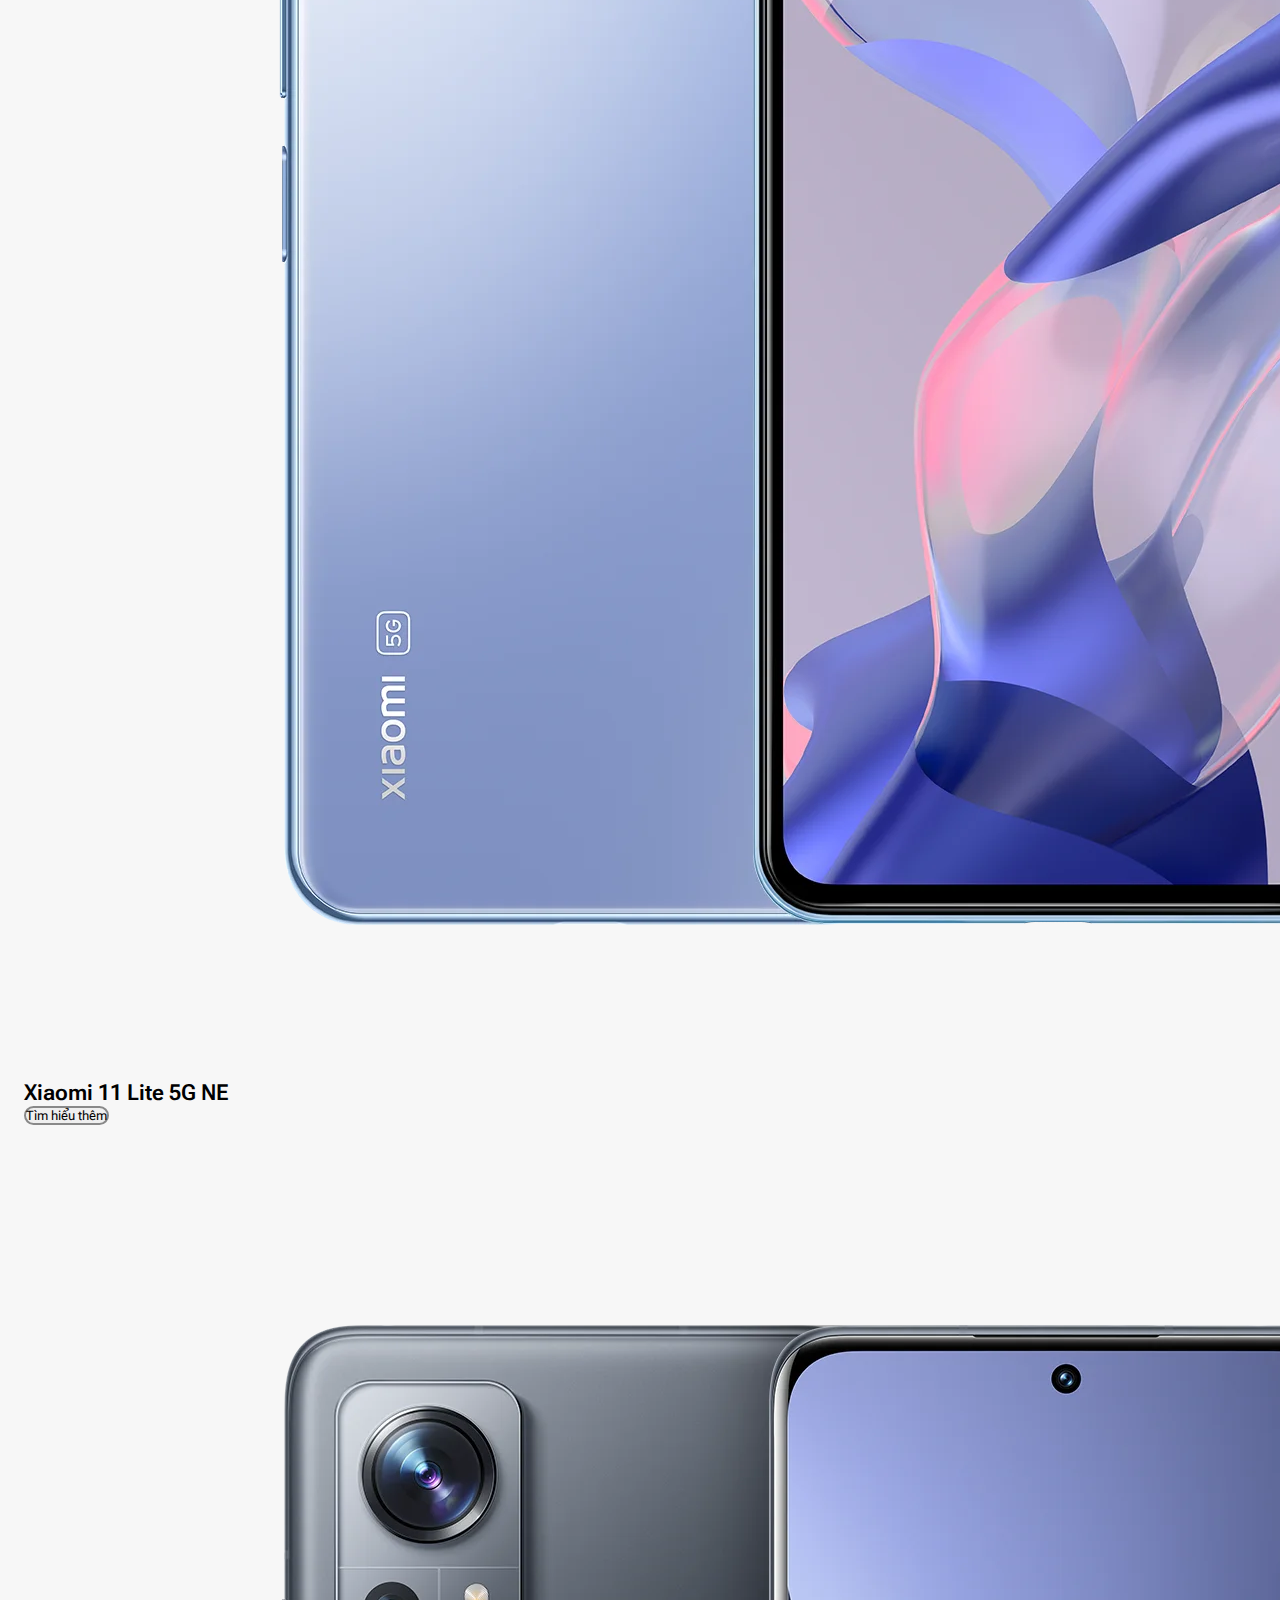
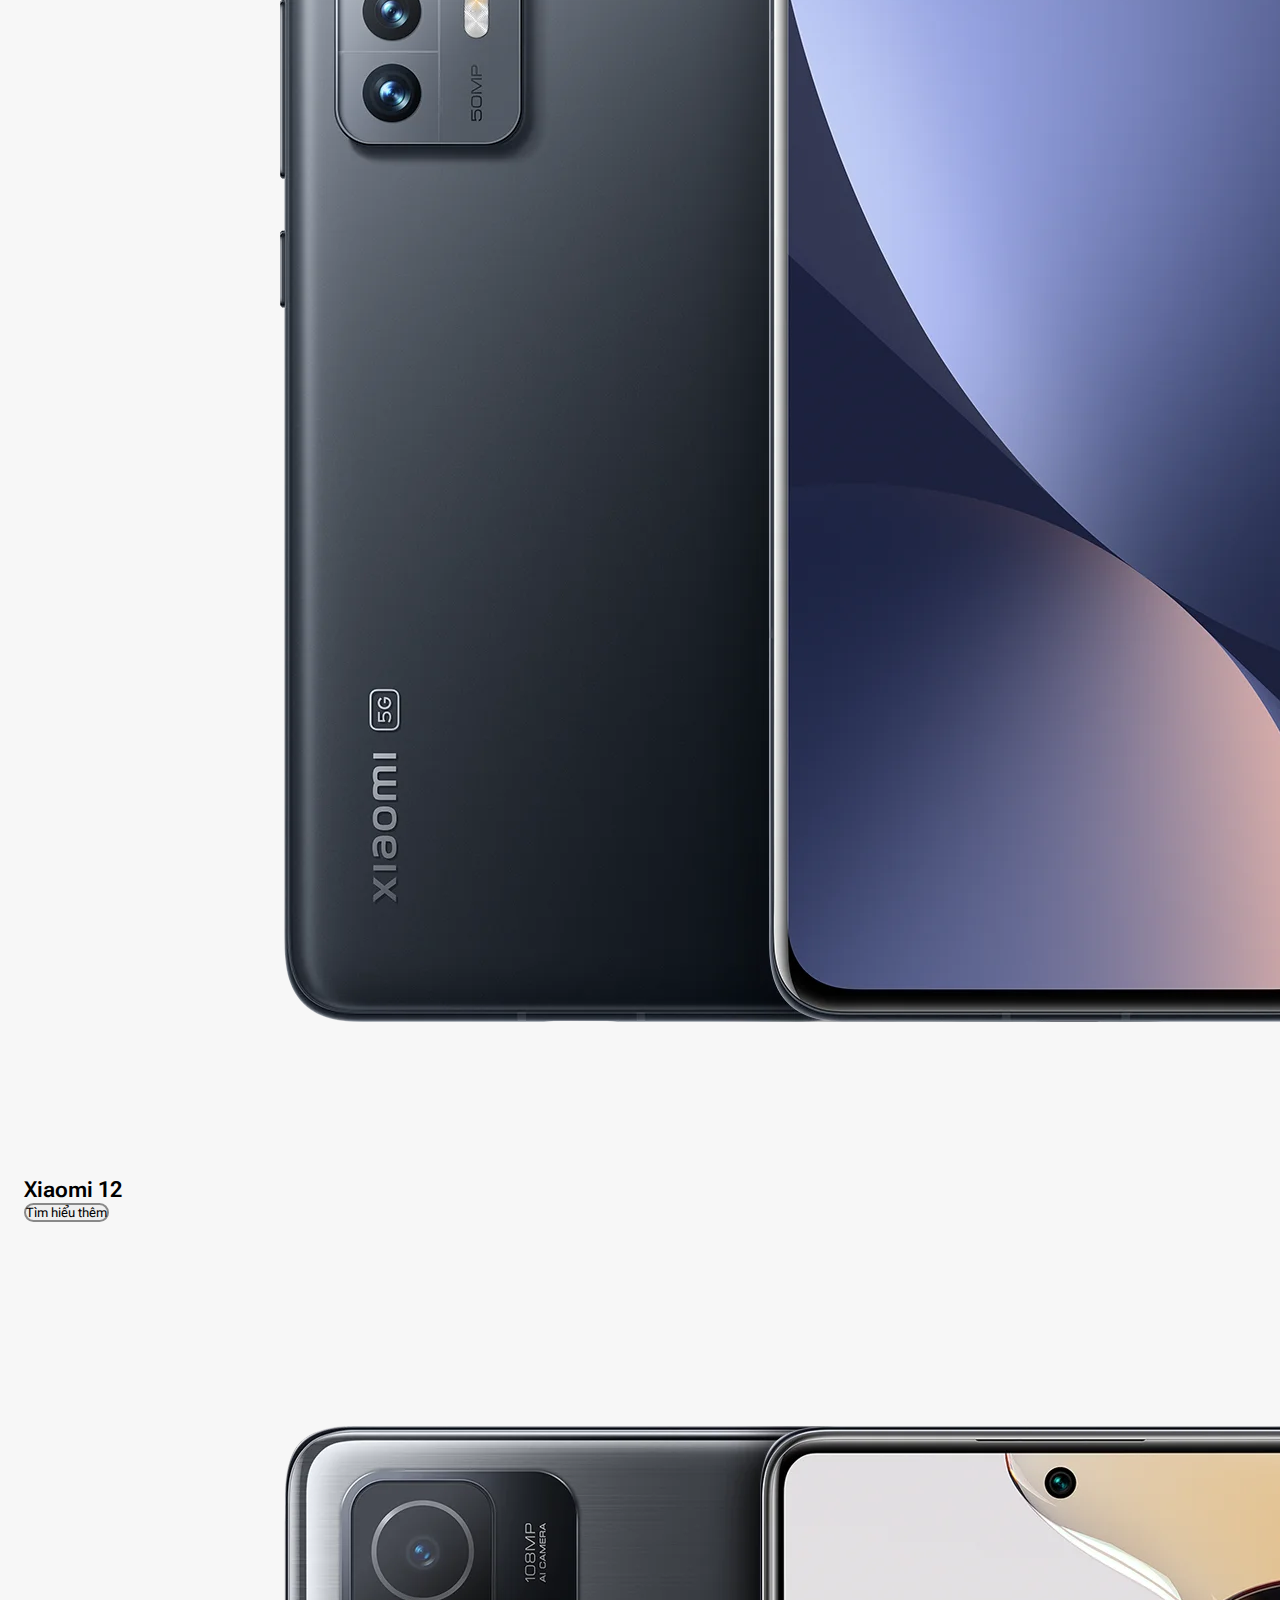
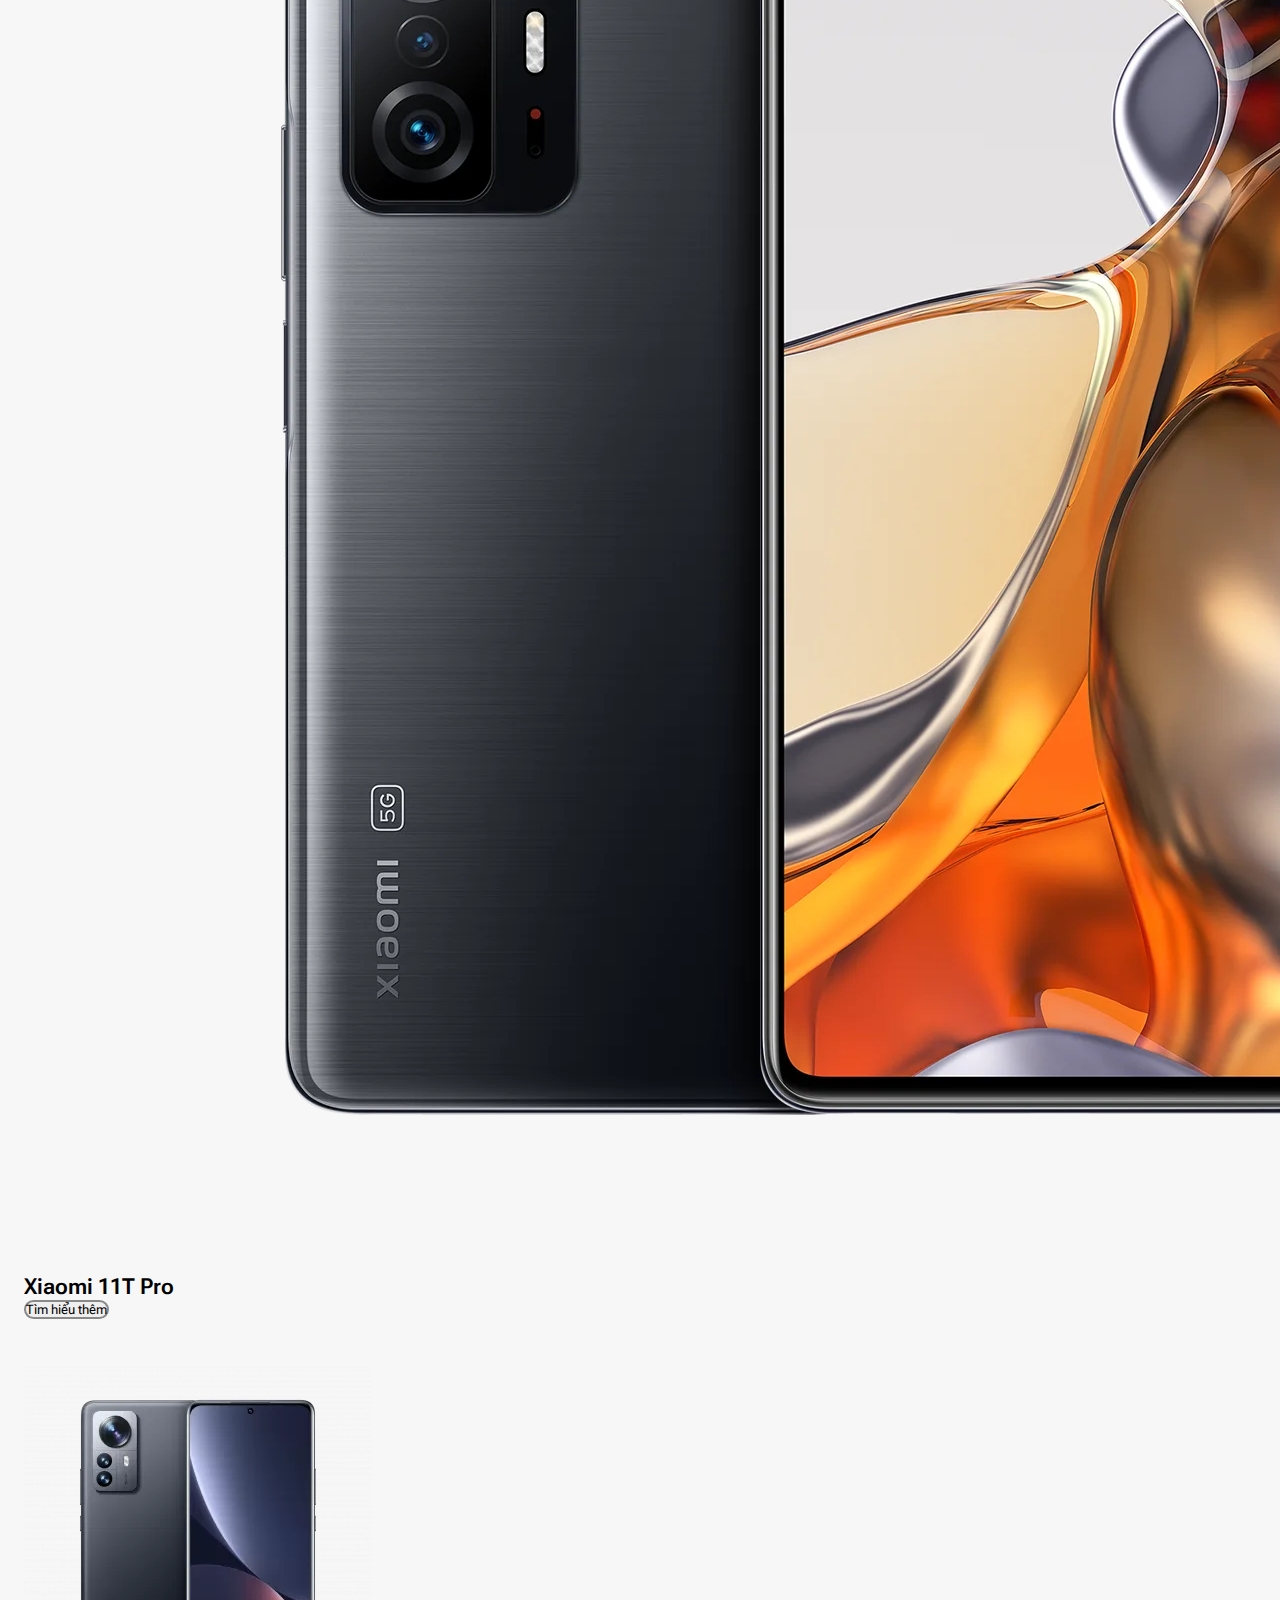
<file: all.html>
<!DOCTYPE html>
<html lang="en">
<head>
    <meta charset="UTF-8">
    <meta name="viewport" content="width=device-width, initial-scale=1.0">
    <title>Document</title>
    <link rel="stylesheet" href="assets/css/xiaomi.css">
    <link rel="stylesheet" href="assets/fonts/fontawesome-free-6.4.2-web/css/all.css">
    <!--[if lt IE 9]>
         <script> src = "https://cdnjs.cloudflare.com/ajax/libs/respond.js/1.3.0/respond.min.js"</script>
    <![endif]-->
    <link href="https://cdn.jsdelivr.net/npm/bootstrap@5.0.2/dist/css/bootstrap.min.css" rel="stylesheet" integrity="sha384-EVSTQN3/azprG1Anm3QDgpJLIm9Nao0Yz1ztcQTwFspd3yD65VohhpuuCOmLASjC" crossorigin="anonymous">
    <script src="https://cdn.jsdelivr.net/npm/bootstrap@5.0.2/dist/js/bootstrap.bundle.min.js" integrity="sha384-MrcW6ZMFYlzcLA8Nl+NtUVF0sA7MsXsP1UyJoMp4YLEuNSfAP+JcXn/tWtIaxVXM" crossorigin="anonymous"></script>
    <script src="main.js"></script>
    <script src="https://code.jquery.com/jquery-2.2.4.js"></script>
    
    
</head>
<body>  
    <div id="wrapper">
        <div id="lopphu" onclick="closea()"></div>
            <div id="search-modal">
                <div class="search-base">
                    <div class="search-base_container">
                        <div class="search-bar" >
                                <i class="fa-solid fa-magnifying-glass"></i>
                                <input class="search" type="text"  placeholder="Tìm kiếm">
                        </div>
                    </div>
                </div>
            </div>
        </div>
        <script>
            const closea =( )=>{
                var x=document.getElementById("search-modal");
                    x.style.display = "none";
                    var y = document.getElementById("lopphu")
                    y.style.display = "none";
            }
            function Search(){
                var x=document.getElementById("search-modal");
                    x.style.display = "block";
                    var y = document.getElementById("lopphu")
                    y.style.display = "block";
                }
        </script>
        <div id="header">
            <div id="logo">
                <a class="logo_link"  href="http://127.0.0.1:5500/" >
                    <img class="image_change" src="assets/img/Xiaomi-Logo-PNG.png" alt="Home"> 
                </a> 
            </div>
            <div class="menu menu1">     
                <ul id="nav">
                        <li class="Phone">
                            <a href="product.html">Điện Thoại</a>
                                        <ul class="submenu-list">
                                            <div class="subnav">
                                                <li><a href="xiaomi.html"><img class="Xiaomi" src="assets/img/Xiaomi-logo.png" alt=""></a></li>
                                                <li><a href="redmi.html"><img class="Redmi" src="assets/img/Redmi_by_Xiaomi_Logo.svg.png" alt=""></a></li>
                                            </div>
                                        </ul>  
                        </li>
                        <li class="Tivi">
                            <a href="">Nhà Thông Minh</a>
                                <div class="submenu-list2">
                                    <a class="Tivi" href="tv.html">
                                        <i class="fa-solid fa-tv"></i> 
                                        <p class="tvlogo">TV & Phương Tiện</p>
                                    </a> 
                                </div>
                        </li>
                </ul>
            </div>
            <div id="separator"></div>
            <div class="menu menu2">
                <ul class="nav-item">
                    <li> <a href="">HỖ TRỢ</a> </li>
                </ul>
                <ul class="nav-group">
                    <li class="search-icon" onclick="Search()"></a><i class="fa-solid fa-magnifying-glass"></i></li>
                    <li><a class="user-icon" href="login.html"><i class="fa-regular fa-user"></i></a>
                </ul>
            </div>    
            <nav class="navbar navbar-expand-md d-md-none navbar-light bg-light ">
                <button class="navbar-toggler position-absolute" type="button" data-bs-toggle="collapse" data-bs-target="#navbarSupportedContent" aria-controls="navbarSupportedContent" aria-expanded="false" aria-label="Toggle navigation">
                    <span class="navbar-toggler-icon"></span>
                </button>
                <div class="collapse navbar-collapse bg-light" id="navbarSupportedContent">
                        <ul class="navbar-nav me-auto mb-2 mb-lg-0">
                        <li class="nav-item">
                            <a class="nav-link" href="loginmb.html" >Đăng Nhập</a>
                        </li>
                        <li class="nav-item dropdown">
                            <a class="nav-link dropdown-toggle" href="#" id="navbarDropdown" role="button" data-bs-toggle="dropdown" aria-expanded="false">
                            Điện thoại
                            </a>
                            <ul class="dropdown-menu" aria-labelledby="navbarDropdown">
                            <li><a class="dropdown-item" href="xiaomi.html">Xiaomi</a></li>
                            <li><a class="dropdown-item" href="redmi.html">Redmi</a></li>
                            </ul>
                        </li>
                        <li class="nav-item dropdown2">
                            <a class="nav-link dropdown-toggle" href="#" id="navbarDropdown" role="button" data-bs-toggle="dropdown" aria-expanded="false">
                            Nhà thông minh
                            </a>
                            <ul class="dropdown-menu" aria-labelledby="navbarDropdown">
                            <li><a class="dropdown-item" href="tv.html">Tivi & Phương tiện</a></li>
                            </ul>
                        </li>
                        <li class="nav-item">
                            <a class="nav-link" href="#" >HỖ TRỢ</a>
                        </li>
                        </ul>
                        <form class="d-flex">
                        <input class="form-control me-2" type="search" placeholder="Search" aria-label="Search">
                        <button class="btn btn-outline-success" type="submit">Search</button>
                        </form>
                </div>
            </nav>
        </div>

        <div class="content">
            <div class="filter">
                    <div class="title">Tất cả sản phẩm </div>
                    <div class="menu">
                        <div class="dropdown">
                            <div>Danh mục</div>
                            <div class="up"><i class="fa-solid fa-chevron-up"></i></div>
                            <div class="down"><i class="fa-solid fa-chevron-down"></i></div>
                        </div>
                        <div class="subnav">
                            <a style="color: #FC6800;" href="all.html">Tất cả sản phẩm</a>
                            <a  href="xiaomi.html">Dòng Xiaomi</a>
                            <a  href="redmi.html">Dòng Redmi</a>
                            <a  href="tv.html">Tv & Phương tiện</a>
                        </div>
                    </div>
                </div>
            <div class="container">
                <script>
                    jQuery.fn.extend({
                        setMenu:function () {
                            return this.each(function() {
                                var containermenu = $(this);
                
                                var itemmenu = containermenu.find('.dropdown');
                                itemmenu.click(function () {
                                    var submenuitem = containermenu.find('.subnav');
                                    submenuitem.slideToggle(500);
                
                                });
                
                                $(document).click(function (e) {
                                    if (!containermenu.is(e.target) &&
                                        containermenu.has(e.target).length === 0) {
                                        var isopened =
                                            containermenu.find('.subnav').css("display");
                
                                        if (isopened == 'flex') {
                                            containermenu.find('.subnav').slideToggle(500);
                                        }
                                    }
                                });
                
                
                
                            });
                        },
                
                    });
                
                
                    $('.menu').setMenu();
                </script>
                <div class="row">
                </div>
            </div>
        </div>

        <div id="footer">
            <div class="footer1">
                <div class="help">
                    <li><a href=""><span>HỖ TRỢ</span></a></li>
                    <li><a href="">Hướng dẫn sử dụng</a></li>
                    <a href="">Bảo hành</h4></a>
                    <a href="">Email</a>
                </div>
                <div class="about">
                    <a href=""><span>GIỚI THIỆU</span></a>
                    <a href="">Xiaomi</a>
                    <a href="">Chính sách riêng tư</a>
                    <a href="">MIUI</a>
                </div>
            </div>
            <div class="follow">
                <div class="row1">
                    <a href="" class="MIfollow"><span>THEO DÕI MI</span></a>
                    <li class="brandicons">
                        <a href=""><i class="fa-brands fa-square-facebook"></i></a>
                        <a href=""><i class="fa-brands fa-youtube"></i></a>
                        <a href=""><i class="fa-brands fa-twitter"></i></a>
                    </li>
                </div>
                <div class="row2">
                    <a><span>HÃY ĐỂ CHÚNG TÔI LIÊN LẠC VỚI BẠN</span></a>
                    <li><input type="text" placeholder="Email/số điện thoại"></li>
                </div>
            </div>
            <div class="endline"></div> 
        </div>
    </div>
    <script src="all.js"></script>
</body>
</html>
</file>
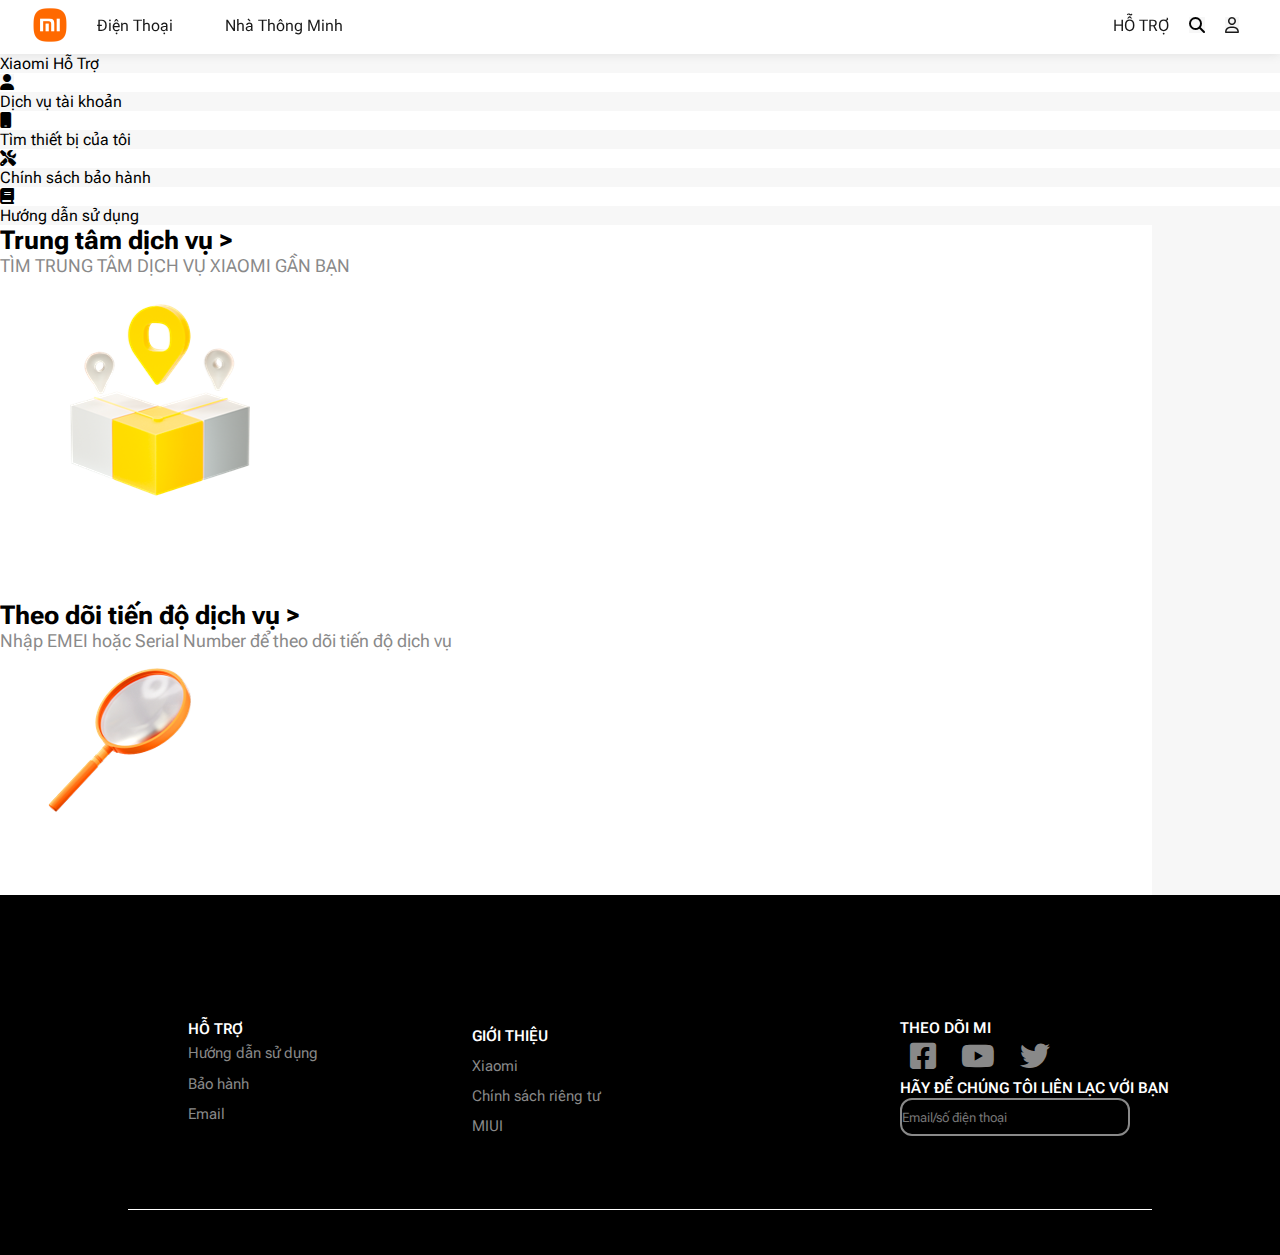
<file: help.html>
<!DOCTYPE html>
<html lang="en">
<head>
    <meta charset="UTF-8">
    <meta name="viewport" content="width=device-width, initial-scale=1.0">
    <title>Document</title>
    <link rel="stylesheet" href="assets/css/help.css">
    <link rel="stylesheet" href="assets/fonts/fontawesome-free-6.4.2-web/css/all.css">
    <!--[if lt IE 9]>
         <script> src = "https://cdnjs.cloudflare.com/ajax/libs/respond.js/1.3.0/respond.min.js"</script>
    <![endif]-->
    <link href="https://cdn.jsdelivr.net/npm/bootstrap@5.0.2/dist/css/bootstrap.min.css" rel="stylesheet" integrity="sha384-EVSTQN3/azprG1Anm3QDgpJLIm9Nao0Yz1ztcQTwFspd3yD65VohhpuuCOmLASjC" crossorigin="anonymous">
    <script src="https://cdn.jsdelivr.net/npm/bootstrap@5.0.2/dist/js/bootstrap.bundle.min.js" integrity="sha384-MrcW6ZMFYlzcLA8Nl+NtUVF0sA7MsXsP1UyJoMp4YLEuNSfAP+JcXn/tWtIaxVXM" crossorigin="anonymous"></script>
    <script src="main.js"></script>
</head>
<body>  
    <div id="wrapper">
        <div id="lopphu" onclick="closea()"></div>
            <div id="search-modal">
                <div class="search-base">
                    <div class="search-base_container">
                        <div class="search-bar" >
                                <i class="fa-solid fa-magnifying-glass"></i>
                                <input class="search" type="text"  placeholder="Tìm kiếm">
                        </div>
                    </div>
                </div>
            </div>
        </div>
        <script>
            const closea =( )=>{
                var x=document.getElementById("search-modal");
                    x.style.display = "none";
                    var y = document.getElementById("lopphu")
                    y.style.display = "none";
            }
            function Search(){
                var x=document.getElementById("search-modal");
                    x.style.display = "block";
                    var y = document.getElementById("lopphu")
                    y.style.display = "block";
                }
        </script>
        <div id="header">
            <div id="logo">
                <a class="logo_link"  href="http://127.0.0.1:5500/" >
                    <img class="image_change" src="assets/img/Xiaomi-Logo-PNG.png" alt="Home"> 
                </a> 
            </div>
            <div class="menu menu1">     
                <ul id="nav">
                        <li class="Phone">
                            <a href="product.html">Điện Thoại</a>
                                        <ul class="submenu-list">
                                            <div class="subnav">
                                                <li><a href="xiaomi.html"><img class="Xiaomi" src="assets/img/Xiaomi-logo.png" alt=""></a></li>
                                                <li><a href="redmi.html"><img class="Redmi" src="assets/img/Redmi_by_Xiaomi_Logo.svg.png" alt=""></a></li>
                                            </div>
                                        </ul>  
                        </li>
                        <li class="Tivi">
                            <a href="tv.html">Nhà Thông Minh</a>
                                <div class="submenu-list2">
                                    <a class="Tivi" href="tv.html">
                                        <i class="fa-solid fa-tv"></i> 
                                        <p class="tvlogo">TV & Phương Tiện</p>
                                    </a> 
                                </div>
                        </li>
                </ul>
            </div>
            <div id="separator"></div>
            <div class="menu menu2">
                <ul class="nav-item">
                    <li> <a href="help.html">HỖ TRỢ</a> </li>
                </ul>
                <ul class="nav-group">
                    <li class="search-icon" onclick="Search()"></a><i class="fa-solid fa-magnifying-glass"></i></li>
                    <li><a class="user-icon" href="login.html"><i class="fa-regular fa-user"></i></a>
                </ul>
            </div>    
            <nav class="navbar navbar-expand-md d-md-none navbar-light bg-light ">
                <button class="navbar-toggler position-absolute" type="button" data-bs-toggle="collapse" data-bs-target="#navbarSupportedContent" aria-controls="navbarSupportedContent" aria-expanded="false" aria-label="Toggle navigation">
                    <span class="navbar-toggler-icon"></span>
                </button>
                <div class="collapse navbar-collapse bg-light" id="navbarSupportedContent">
                        <ul class="navbar-nav me-auto mb-2 mb-lg-0">
                        <li class="nav-item">
                            <a class="nav-link" href="loginmb.html" >Đăng Nhập</a>
                        </li>
                        <li class="nav-item dropdown">
                            <a class="nav-link dropdown-toggle" href="#" id="navbarDropdown" role="button" data-bs-toggle="dropdown" aria-expanded="false">
                            Điện thoại
                            </a>
                            <ul class="dropdown-menu" aria-labelledby="navbarDropdown">
                            <li><a class="dropdown-item" href="xiaomi.html">Xiaomi</a></li>
                            <li><a class="dropdown-item" href="redmi.html">Redmi</a></li>
                            </ul>
                        </li>
                        <li class="nav-item dropdown2">
                            <a class="nav-link dropdown-toggle" href="#" id="navbarDropdown" role="button" data-bs-toggle="dropdown" aria-expanded="false">
                            Nhà thông minh
                            </a>
                            <ul class="dropdown-menu" aria-labelledby="navbarDropdown">
                            <li><a class="dropdown-item" href="tv.html">Tivi & Phương tiện</a></li>
                            </ul>
                        </li>
                        <li class="nav-item">
                            <a class="nav-link" href="#" >HỖ TRỢ</a>
                        </li>
                        </ul>
                        <form class="d-flex">
                        <input class="form-control me-2" type="search" placeholder="Search" aria-label="Search">
                        <button class="btn btn-outline-success" type="submit">Search</button>
                        </form>
                </div>
            </nav>
        </div>
        <div id="content">
            <div class="row title">
                <div class="col text-center">
                    <p class="fs-2 fw-bold m-5">Xiaomi Hỗ Trợ</p>
                </div>
            </div>
            <div class="row menu">
                <div class="col text-center">
                    <div class="card border-0">
                        <i class="fa-solid fa-user"></i>
                        <div class="card-body">
                        <p class="card-text">Dịch vụ tài khoản</p>
                        </div>
                    </div>
                </div>
                <div class="col text-center">
                    <div class="card border-0">
                        <i class="fa-solid fa-mobile"></i>
                        <div class="card-body">
                        <p class="card-text">Tìm thiết bị của tôi</p>
                        </div>
                    </div>
                </div>
                <div class="col text-center">
                    <div class="card border-0">
                        <i class="fa-solid fa-screwdriver-wrench"></i>
                        <div class="card-body">
                        <p class="card-text">Chính sách bảo hành</p>
                        </div>
                    </div>
                </div>
                <div class="col text-center">
                    <div class="card border-0">
                        <i class="fa-solid fa-book"></i>
                        <div class="card-body">
                        <p class="card-text">Hướng dẫn sử dụng</p>
                        </div>
                    </div>
                </div>
            </div>
            <div class="row v2 justify-content-center mt-5">
                <div class="col-lg-10 d-flex align-items-center text-center">
                    <div class="card-body d-flex flex-column align-items-center">
                    <p class="card-text  title1">Trung tâm dịch vụ ></p>
                    <p class="card-text  title2">TÌM TRUNG TÂM DỊCH VỤ XIAOMI GẦN BẠN</p>
                    </div>
                    <div class="col-lg-5 text-center">
                        <img src="assets/img/help/center.png" class="img-fluid" alt="...">
                    </div>
                </div>
                <!-- <div class="col-lg-5 text-center">
                    
                </div> -->
                
            </div>
            <div class="row v3 justify-content-center mt-5">
                <div class="col-lg-10  d-flex align-items-center text-center">
                    <div class="card-body d-flex flex-column align-items-center">
                    <p class="card-text  title1">Theo dõi tiến độ dịch vụ ></p>
                    <p class="card-text  title2">Nhập EMEI hoặc Serial Number để theo dõi tiến độ dịch vụ</p>
                    </div>
                    <div class="col-lg-5 text-center">
                        <img src="assets/img/help/follow.png" class="img-fluid" alt="...">
                    </div>
                </div>
                
            </div>   
        </div>
        <div id="footer">
            <div class="footer1">
                <div class="help">
                    <li><a href=""><span>HỖ TRỢ</span></a></li>
                    <li><a href="">Hướng dẫn sử dụng</a></li>
                    <a href="">Bảo hành</h4></a>
                    <a href="">Email</a>
                </div>
                <div class="about">
                    <a href=""><span>GIỚI THIỆU</span></a>
                    <a href="">Xiaomi</a>
                    <a href="">Chính sách riêng tư</a>
                    <a href="">MIUI</a>
                </div>
            </div>
            <div class="follow">
                <div class="row1">
                    <a href="" class="MIfollow"><span>THEO DÕI MI</span></a>
                    <li class="brandicons">
                        <a href=""><i class="fa-brands fa-square-facebook"></i></a>
                        <a href=""><i class="fa-brands fa-youtube"></i></a>
                        <a href=""><i class="fa-brands fa-twitter"></i></a>
                    </li>
                </div>
                <div class="row2">
                    <a><span>HÃY ĐỂ CHÚNG TÔI LIÊN LẠC VỚI BẠN</span></a>
                    <li><input type="text" placeholder="Email/số điện thoại"></li>
                </div>
            </div>
            <div class="endline"></div> 
        </div>
    </div>
    <script src="main.js"></script>
    </body>
</html>
</file>
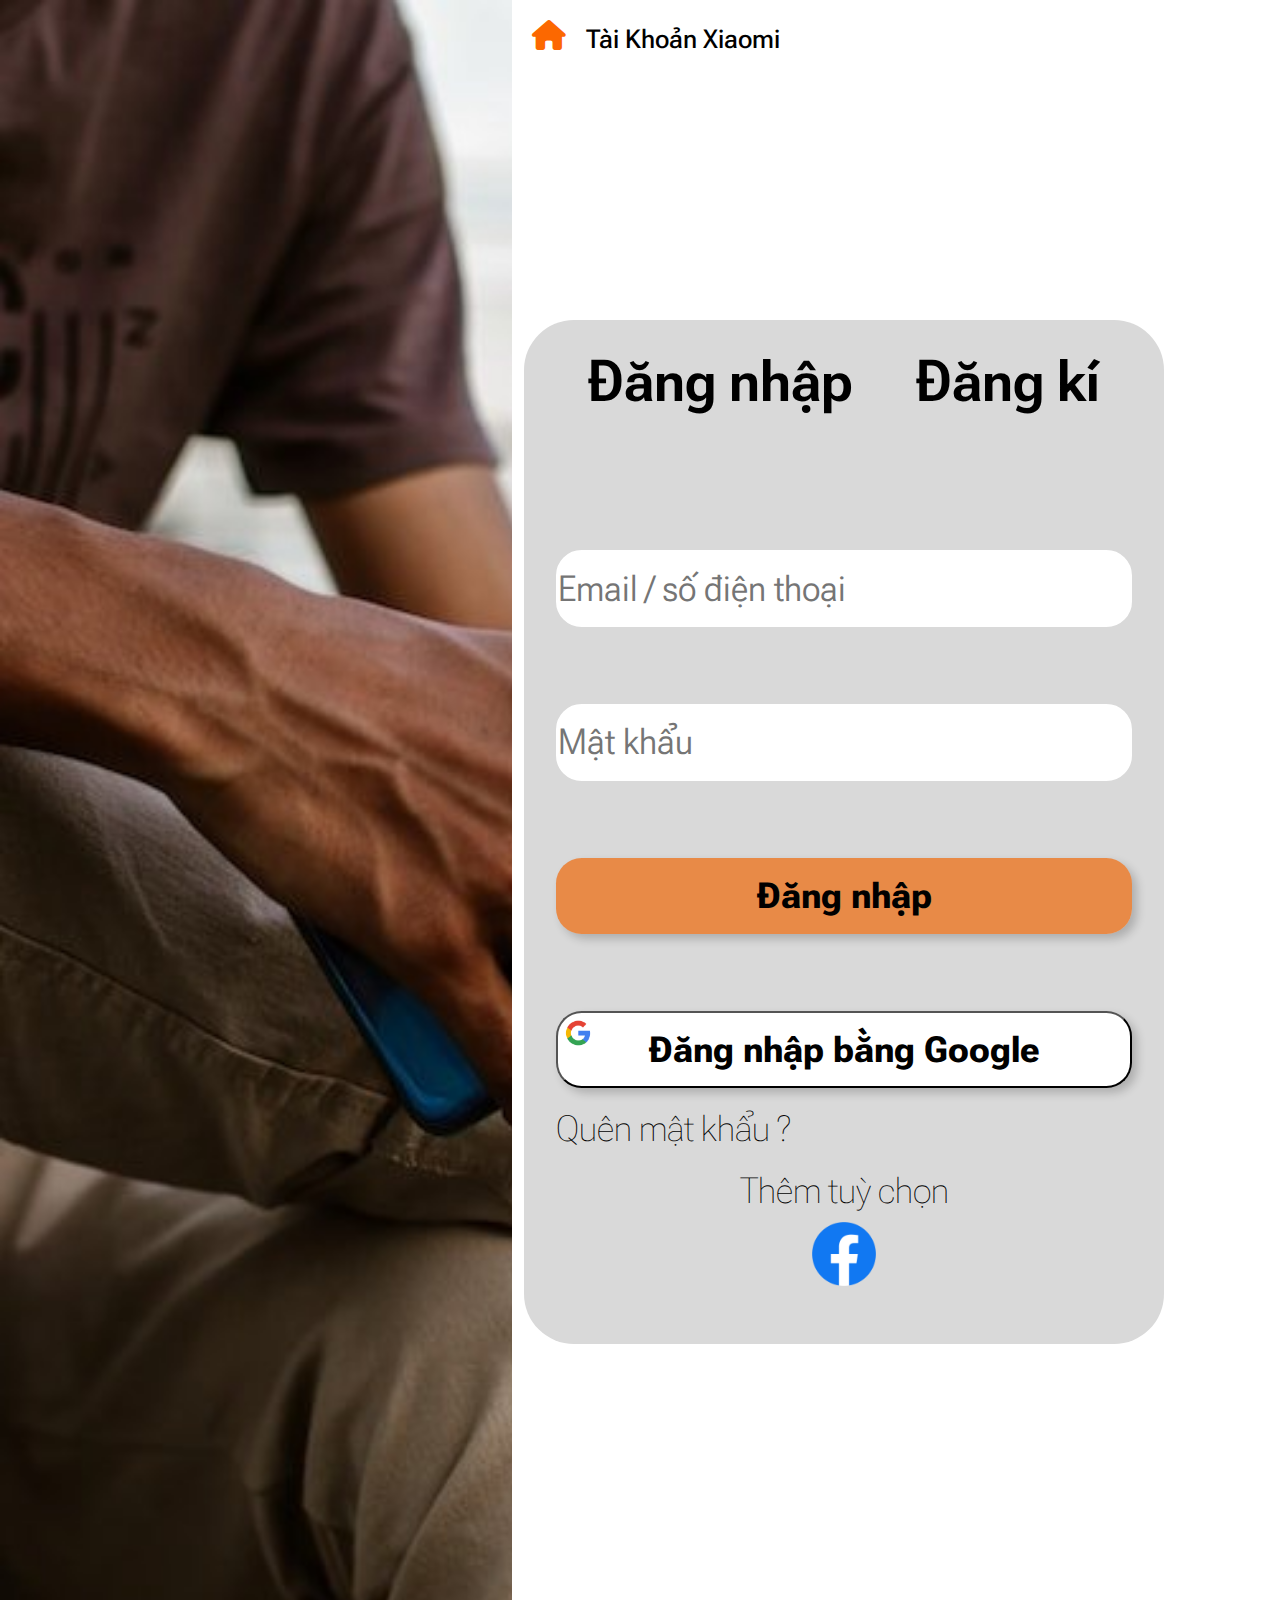
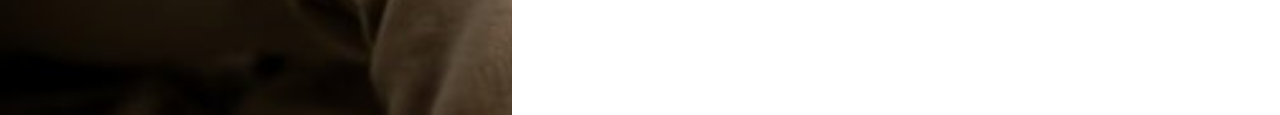
<file: login.html>
<!DOCTYPE html>
<html lang="en">
<head>
    <meta charset="UTF-8">
    <meta name="viewport" content="width=device-width, initial-scale=1.0">
    <title>Document</title>
    <link rel="stylesheet" href="/assets/css/login.css">
    <link rel="stylesheet" href="assets/fonts/fontawesome-free-6.4.2-web/css/all.css">
    <!--[if lt IE 9]>
         <script> src = "https://cdnjs.cloudflare.com/ajax/libs/respond.js/1.3.0/respond.min.js"</script>
    <![endif]-->
</head>
<body>
    <div id="wrapper">
        <div id="slider">

        </div>
        <div id="header">
            <a href="index.html"><i class="fa-solid fa-house"></i></a>
            <h3 class="account">Tài Khoản Xiaomi</h3>
        </div>
        <div id="content">
            <div id="login-container">
                <div>
                    <ul class="login-nav">
                        <li>
                            <div onclick="signbtn()"><h2>Đăng nhập</h2></div>
                        </li>
                        <li>
                            <div onclick="registerbtn()"><h2>Đăng kí</h2></div>
                        </li>
                    </ul>
                </div>
                <div id="signin">
                    <input type="text" placeholder="Email / số điện thoại">
                    <input type="text" placeholder="Mật khẩu">
                    <button class="logintab">
                        <h3>Đăng nhập</h3>
                    </button>
                    <button class="gglogin">
                        <img src="assets/img/gglogo.png" alt="">
                        <h3>Đăng nhập bằng Google</h3>
                    </button>
                    <div class="more">
                        <a href="">Quên mật khẩu ?</a>
                        <a class="options" href="">Thêm tuỳ chọn</a>
                        <a class="fblogo" href=""><img class="fbimg" src="assets/img/fblogo.png" alt=""></a>
                    </div>
                </div>
                <div id="register">
                    <input type="text" placeholder="Tên đăng nhập">
                    <input type="text" placeholder="Email / số điện thoại">
                    <input type="text" placeholder="Mật khẩu">
                    <input type="text" placeholder="Nhập lai mật khẩu"> 
                    <button class="registertab"><h3>Đăng kí</h3></button>
                    <div class="checknav">   
                        <input type="checkbox" id="check">
                        <label for="check"><span>Tôi đã đọc và đồng ý với Thoả thuận Người dùng</span></label>
                    </div> 
                </div>
                <script>
                    function registerbtn(){
                        var x=document.getElementById("signin");
                        var y=document.getElementById("register");
                            x.style.display = "none";
                            y.style.display = "block";
                    }
                    function signbtn(){
                        var x=document.getElementById("signin");
                        var y=document.getElementById("register");
                            x.style.display = "block";
                            y.style.display = "none";
                    }
                </script>
               
            </div>
        </div>    
</body>
</html>
</file>
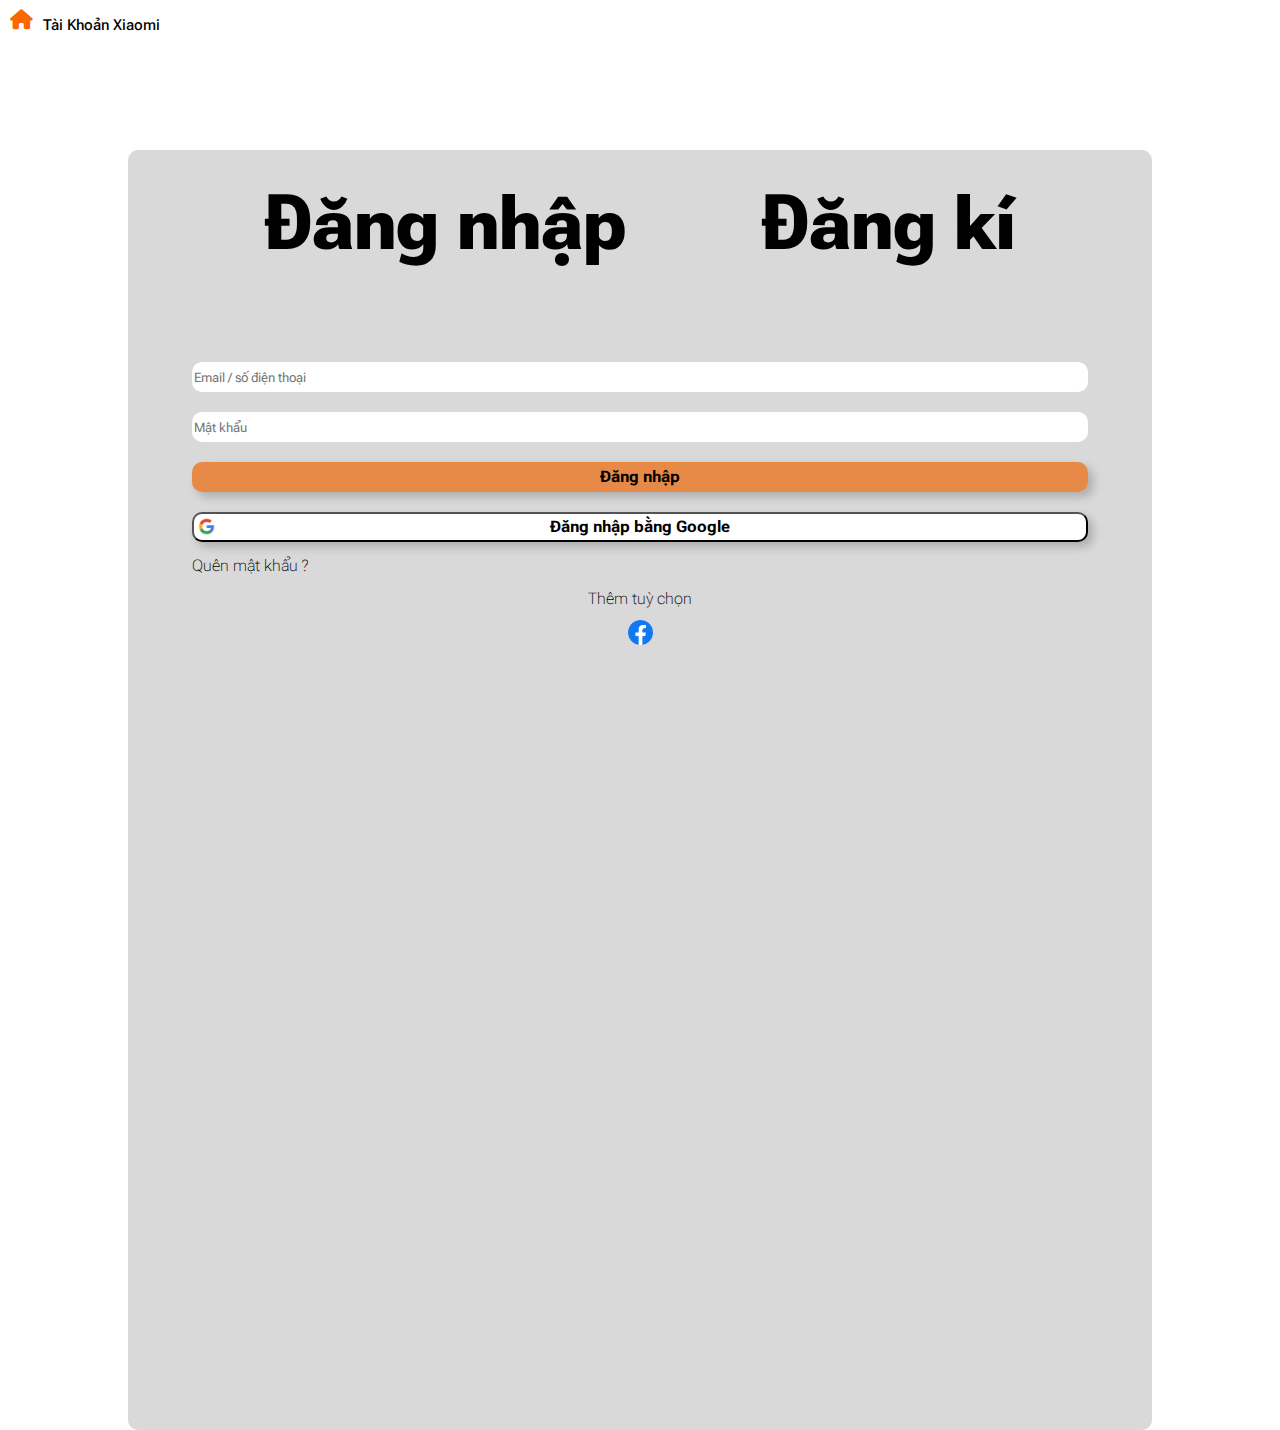
<file: loginmb.html>
<!DOCTYPE html>
<html lang="en">
<head>
    <meta charset="UTF-8">
    <meta name="viewport" content="width=device-width, initial-scale=1.0">
    <title>Document</title>
    <link rel="stylesheet" href="/assets/css/loginmb.css">
    <link rel="stylesheet" href="assets/fonts/fontawesome-free-6.4.2-web/css/all.css">
    <!--[if lt IE 9]>
         <script> src = "https://cdnjs.cloudflare.com/ajax/libs/respond.js/1.3.0/respond.min.js"</script>
    <![endif]-->
</head>
<body>
    <div id="wrapper">
        <div id="header">
            <a href="index.html"><i class="fa-solid fa-house"></i></a>
            <h3 class="account">Tài Khoản Xiaomi</h3>
        </div>
        <div id="content">
            <div id="login-container">
                <div>
                    <ul class="login-nav" >
                        <li>
                            <div onclick="signbtn()"><h2>Đăng nhập</h2></div>
                        </li>
                        <li>
                            <div onclick="registerbtn()"><h2>Đăng kí</h2></div>
                        </li>
                    </ul>
                </div>
                <div id="signin">
                    <input type="text" placeholder="Email / số điện thoại">
                    <input type="text" placeholder="Mật khẩu">
                    <button class="logintab">
                        <h3>Đăng nhập</h3>
                    </button>
                    <button class="gglogin">
                        <img src="assets/img/gglogo.png" alt="">
                        <h3>Đăng nhập bằng Google</h3>
                    </button>
                    <div class="more">
                        <a class="forget" href="">Quên mật khẩu ?</a>
                        <a class="options" href="">Thêm tuỳ chọn</a>
                        <a class="fblogo" href=""><img class="fbimg" src="assets/img/fblogo.png" alt=""></a>
                    </div>
                </div>
                <div id="register">
                    <input type="text" placeholder="Tên đăng nhập">
                    <input type="text" placeholder="Email / số điện thoại">
                    <input type="text" placeholder="Mật khẩu">
                    <input type="text" placeholder="Nhập lai mật khẩu"> 
                    <button class="registertab"><h3>Đăng kí</h3></button>
                    <div class="checknav">   
                        <input type="checkbox" id="check">
                        <label for="check"><span>Tôi đã đọc và đồng ý với Thoả thuận Người dùng</span></label>
                    </div> 
                </div>
                <script>
                    function registerbtn(){
                        var x=document.getElementById("signin");
                        var y=document.getElementById("register");
                            x.style.display = "none";
                            y.style.display = "block";
                    }
                    function signbtn(){
                        var x=document.getElementById("signin");
                        var y=document.getElementById("register");
                            x.style.display = "block";
                            y.style.display = "none";
                    }
                </script>
            </div>
        </div>
    </div>
</body>
</html>
</file>
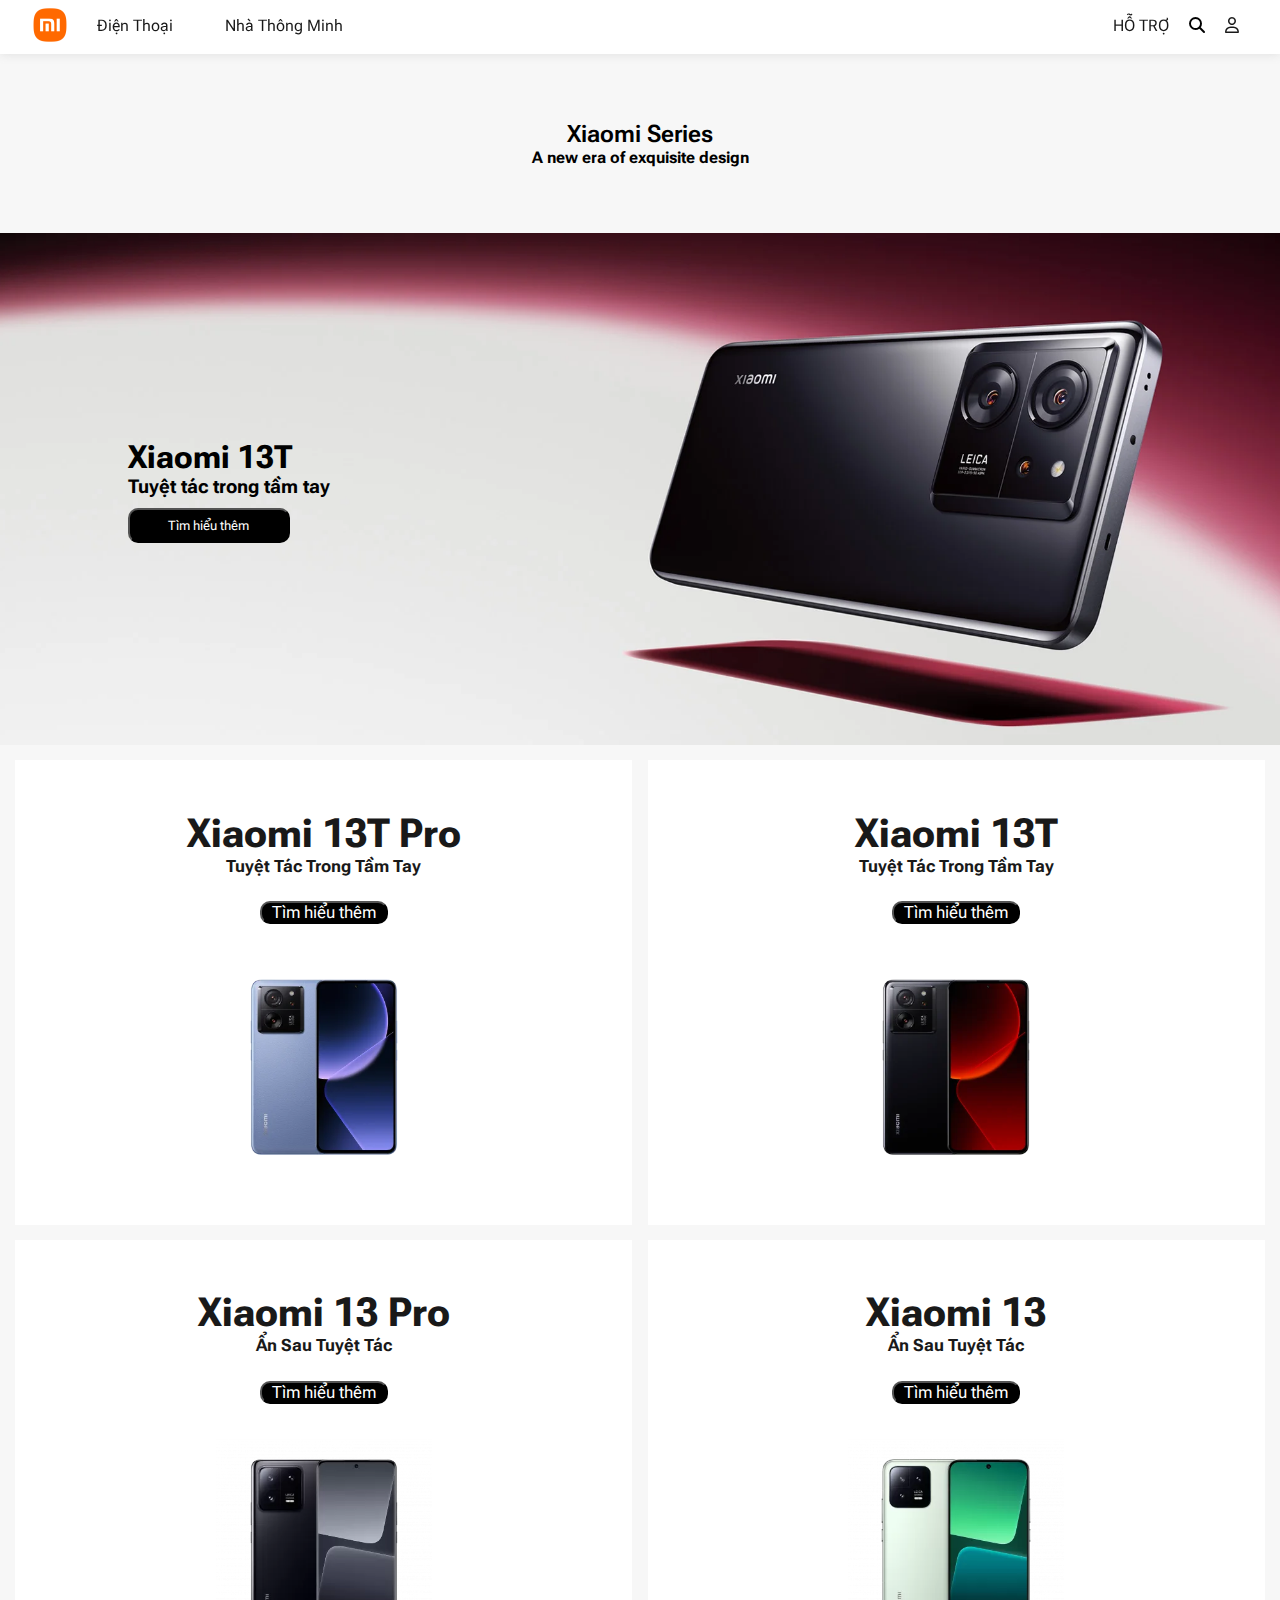
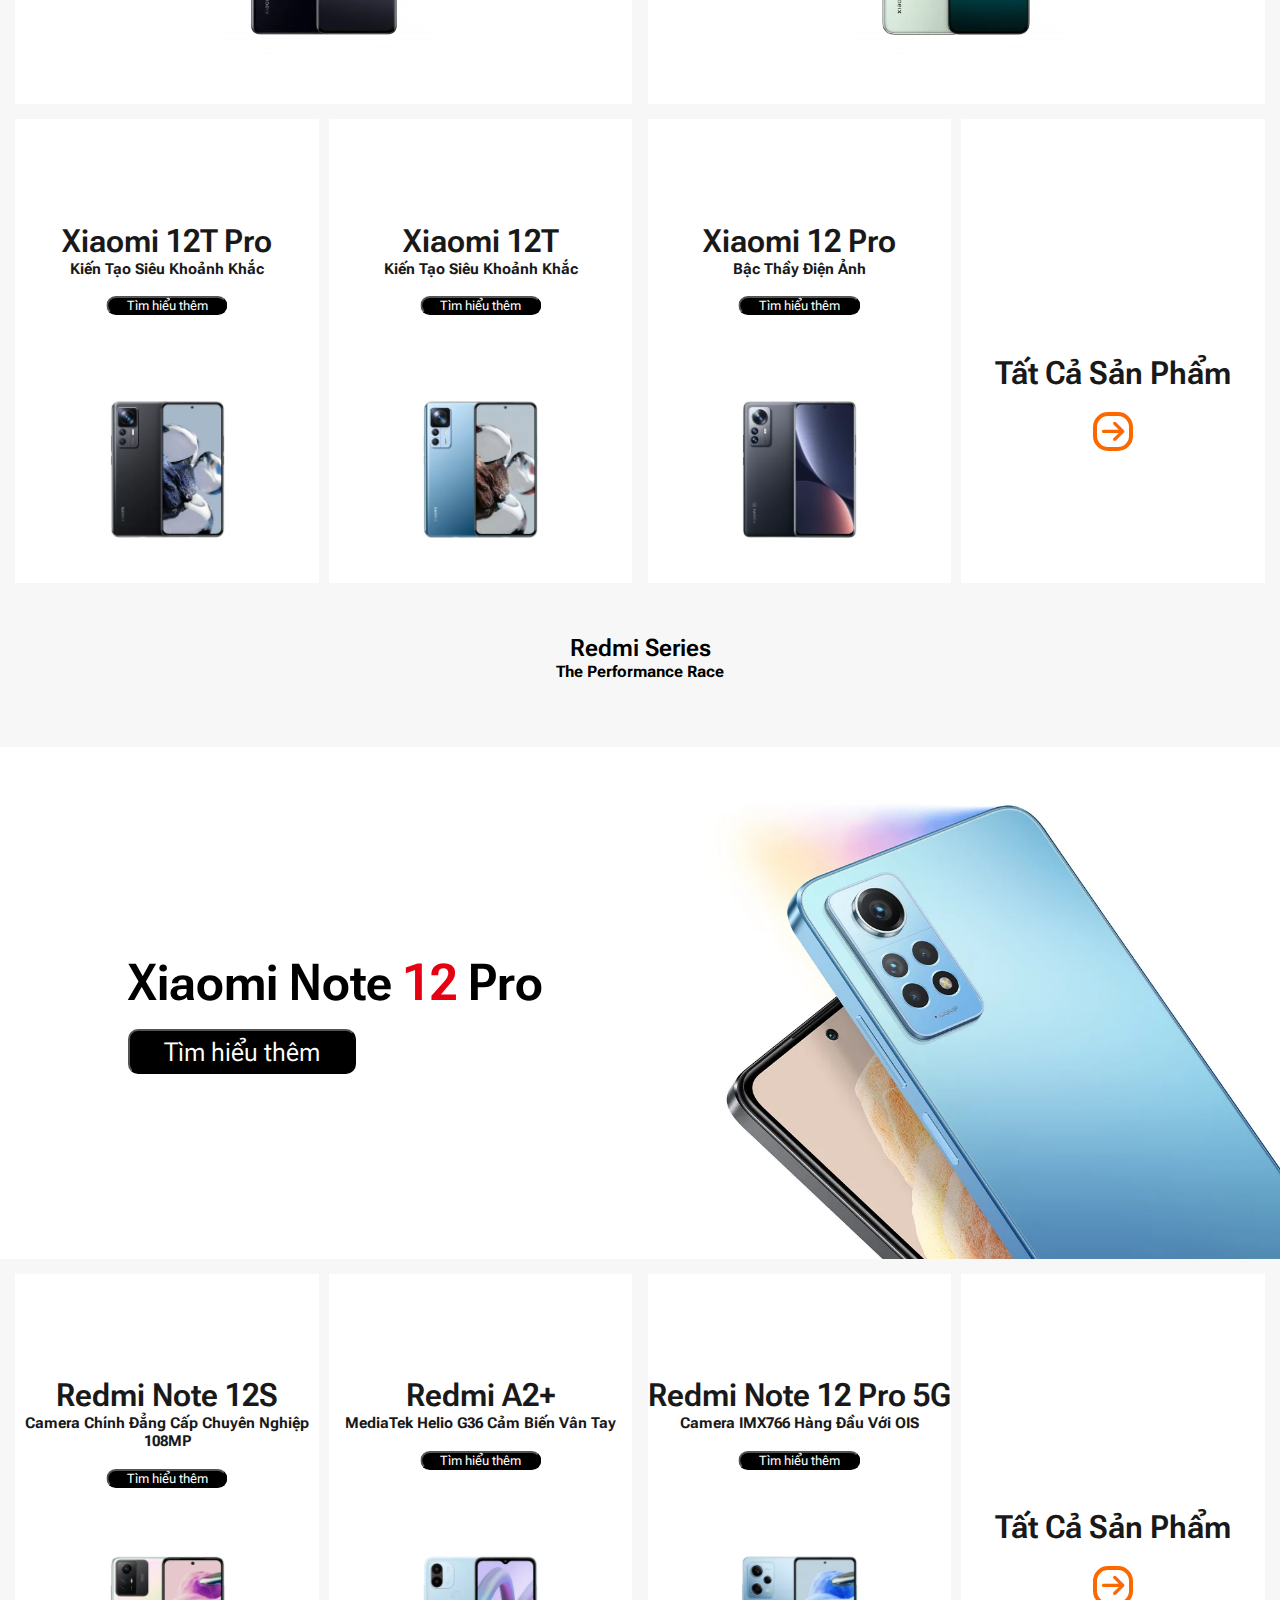
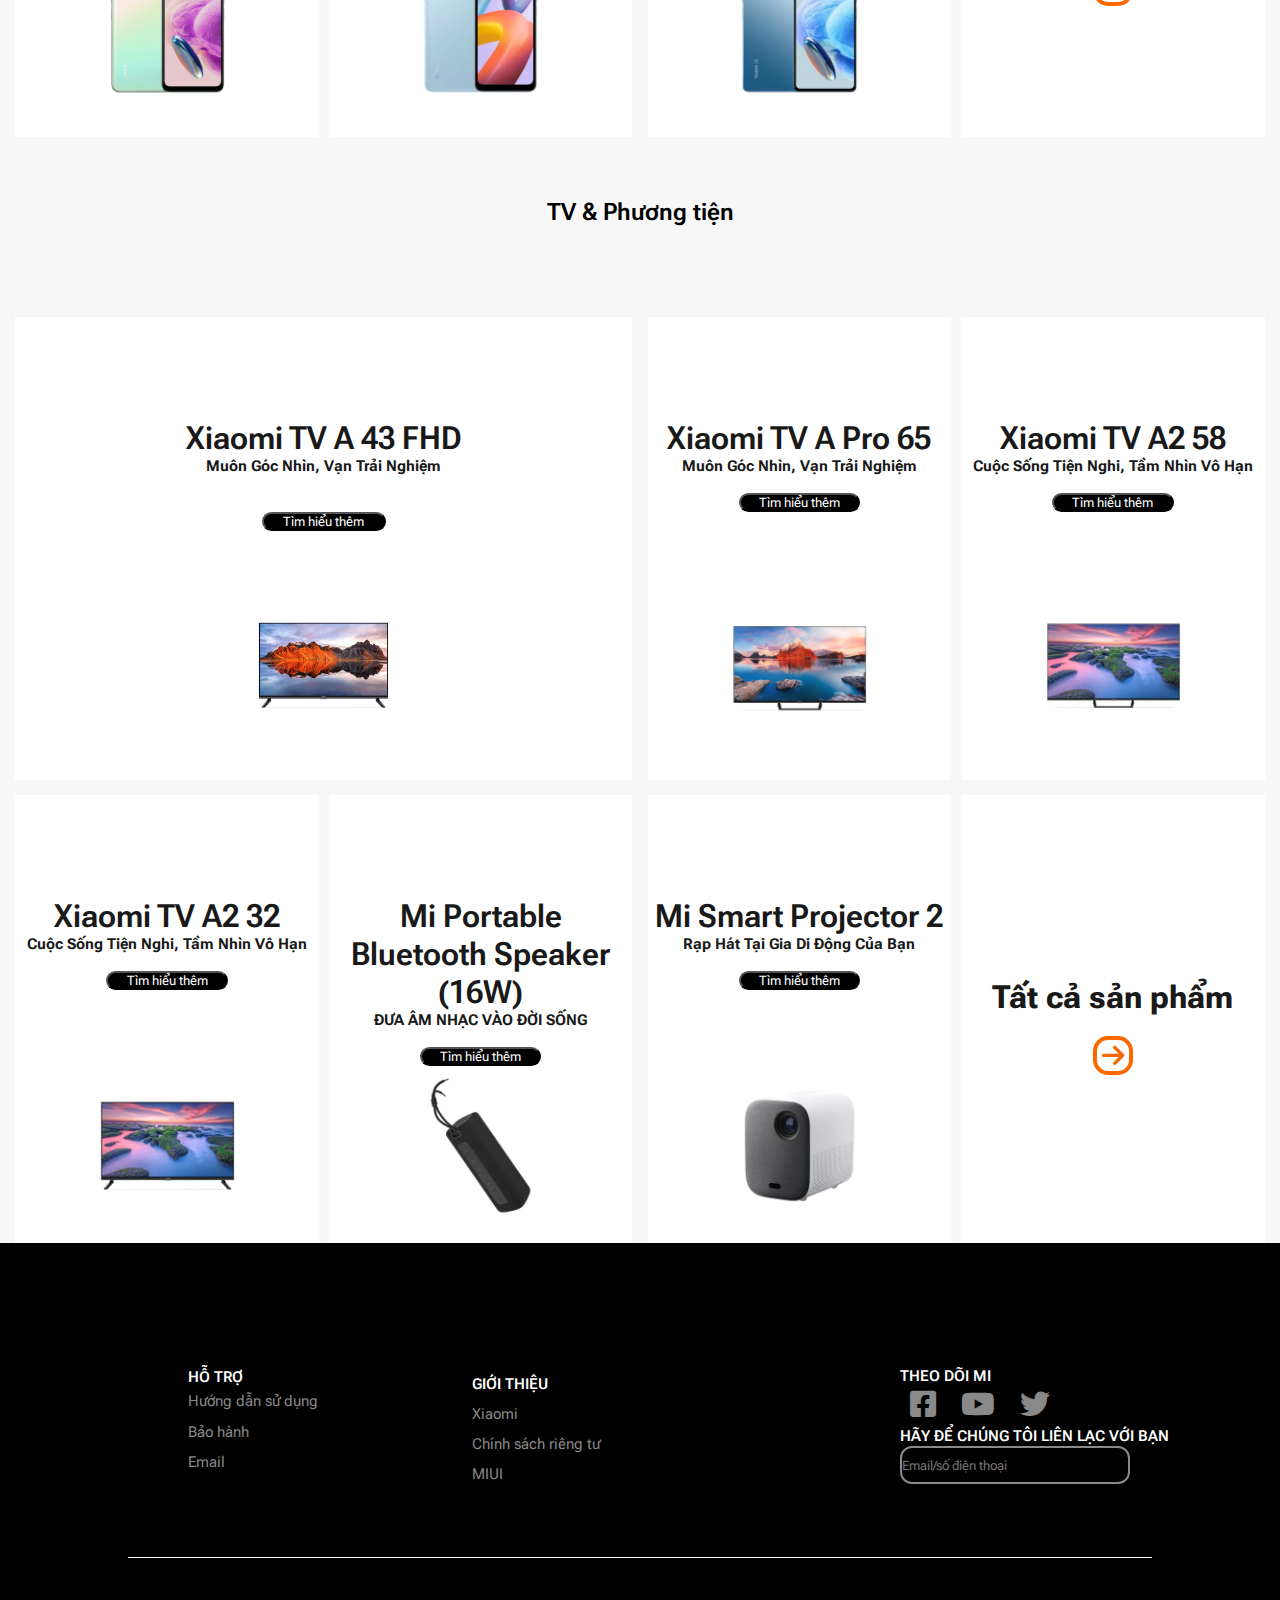
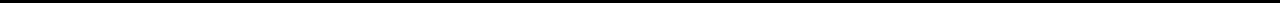
<file: product.html>
<!DOCTYPE html>
<html lang="en">
<head>
    <meta charset="UTF-8">
    <meta name="viewport" content="width=device-width, initial-scale=1.0">
    <title>Document</title>
    <link rel="stylesheet" href="assets/css/item.css">
    <link rel="stylesheet" href="assets/fonts/fontawesome-free-6.4.2-web/css/all.css">
    <!--[if lt IE 9]>
         <script> src = "https://cdnjs.cloudflare.com/ajax/libs/respond.js/1.3.0/respond.min.js"</script>
    <![endif]-->
    <link href="https://cdn.jsdelivr.net/npm/bootstrap@5.0.2/dist/css/bootstrap.min.css" rel="stylesheet" integrity="sha384-EVSTQN3/azprG1Anm3QDgpJLIm9Nao0Yz1ztcQTwFspd3yD65VohhpuuCOmLASjC" crossorigin="anonymous">
    <script src="https://cdn.jsdelivr.net/npm/bootstrap@5.0.2/dist/js/bootstrap.bundle.min.js" integrity="sha384-MrcW6ZMFYlzcLA8Nl+NtUVF0sA7MsXsP1UyJoMp4YLEuNSfAP+JcXn/tWtIaxVXM" crossorigin="anonymous"></script>
    <script src="main.js"></script>
</head>
<body>  
    <div id="wrapper">
        <div id="lopphu" onclick="closea()"></div>
            <div id="search-modal">
                <div class="search-base">
                    <div class="search-base_container">
                        <div class="search-bar" >
                                <i class="fa-solid fa-magnifying-glass"></i>
                                <input class="search" type="text"  placeholder="Tìm kiếm">
                        </div>
                    </div>
                </div>
            </div>
        </div>
        <script>
            const closea =( )=>{
                var x=document.getElementById("search-modal");
                    x.style.display = "none";
                    var y = document.getElementById("lopphu")
                    y.style.display = "none";
            }
            function Search(){
                var x=document.getElementById("search-modal");
                    x.style.display = "block";
                    var y = document.getElementById("lopphu")
                    y.style.display = "block";
                }
        </script>
        <div id="header">
            <div id="logo">
                <a class="logo_link"  href="http://127.0.0.1:5500/" >
                    <img class="image_change" src="assets/img/Xiaomi-Logo-PNG.png" alt="Home"> 
                </a> 
            </div>
            <div class="menu menu1">     
                <ul id="nav">
                        <li class="Phone">
                            <a href="product.html">Điện Thoại</a>
                                        <ul class="submenu-list">
                                            <div class="subnav">
                                                <li><a href="xiaomi.html"><img class="Xiaomi" src="assets/img/Xiaomi-logo.png" alt=""></a></li>
                                                <li><a href="redmi.html"><img class="Redmi" src="assets/img/Redmi_by_Xiaomi_Logo.svg.png" alt=""></a></li>
                                            </div>
                                        </ul>  
                        </li>
                        <li class="Tivi">
                            <a href="">Nhà Thông Minh</a>
                                <div class="submenu-list2">
                                    <a class="Tivi" href="tv.html">
                                        <i class="fa-solid fa-tv"></i> 
                                        <p class="tvlogo">TV & Phương Tiện</p>
                                    </a> 
                                </div>
                        </li>
                </ul>
            </div>
            <div id="separator"></div>
            <div class="menu menu2">
                <ul class="nav-item">
                    <li> <a href="help.html">HỖ TRỢ</a> </li>
                </ul>
                <ul class="nav-group">
                    <li class="search-icon" onclick="Search()"></a><i class="fa-solid fa-magnifying-glass"></i></li>
                    <li><a class="user-icon" href="login.html"><i class="fa-regular fa-user"></i></a>
                </ul>
            </div>    
            <nav class="navbar navbar-expand-md d-md-none navbar-light bg-light ">
                <button class="navbar-toggler position-absolute" type="button" data-bs-toggle="collapse" data-bs-target="#navbarSupportedContent" aria-controls="navbarSupportedContent" aria-expanded="false" aria-label="Toggle navigation">
                    <span class="navbar-toggler-icon"></span>
                </button>
                <div class="collapse navbar-collapse bg-light" id="navbarSupportedContent">
                        <ul class="navbar-nav me-auto mb-2 mb-lg-0">
                        <li class="nav-item">
                            <a class="nav-link" href="loginmb.html" >Đăng Nhập</a>
                        </li>
                        <li class="nav-item dropdown">
                            <a class="nav-link dropdown-toggle" href="#" id="navbarDropdown" role="button" data-bs-toggle="dropdown" aria-expanded="false">
                            Điện thoại
                            </a>
                            <ul class="dropdown-menu" aria-labelledby="navbarDropdown">
                            <li><a class="dropdown-item" href="xiaomi.html">Xiaomi</a></li>
                            <li><a class="dropdown-item" href="redmi.html">Redmi</a></li>
                            </ul>
                        </li>
                        <li class="nav-item dropdown2">
                            <a class="nav-link dropdown-toggle" href="#" id="navbarDropdown" role="button" data-bs-toggle="dropdown" aria-expanded="false">
                            Nhà thông minh
                            </a>
                            <ul class="dropdown-menu" aria-labelledby="navbarDropdown">
                            <li><a class="dropdown-item" href="tv.html">Tivi & Phương tiện</a></li>
                            </ul>
                        </li>
                        <li class="nav-item">
                            <a class="nav-link" href="#" >HỖ TRỢ</a>
                        </li>
                        </ul>
                        <form class="d-flex">
                        <input class="form-control me-2" type="search" placeholder="Search" aria-label="Search">
                        <button class="btn btn-outline-success" type="submit">Search</button>
                        </form>
                </div>
            </nav>
        </div>
        <div id="content">
            <div class="xiaomi">
                <h2>Xiaomi Series</h2>
                <h4>A new era of exquisite design</h4>
            </div>
            <div class="slider">
                <div class="title">
                    <h1>Xiaomi 13T</h1>
                    <h3>Tuyệt tác trong tầm tay</h3>
                    <a href="13T.html"><button>Tìm hiểu thêm</button></a>
                </div>  
            </div>
            <div id="section1">
                <div class="phone phone1">
                    <a href=""><h1 class="text1">Xiaomi 13T Pro</h1><h5 >Tuyệt tác trong tầm tay</h5><button class="more">Tìm hiểu thêm</button></a>
                </div>
                <div class="phone phone2">
                    <a href=""><h1 class="text1">Xiaomi 13T</h1><h5>Tuyệt tác trong tầm tay</h5><button class="more">Tìm hiểu thêm</button></a>
                </div>
                <div class="phone phone3">
                    <a href=""><h1 class="text1">Xiaomi 13 Pro</h1><h5 >Ẩn sau tuyệt tác</h5><button class="more">Tìm hiểu thêm</button></a>
                </div>
                <div class="phone phone4">
                    <a href=""><h1 class="text1">Xiaomi 13</h1><h5 >Ẩn sau tuyệt tác</h5><button class="more">Tìm hiểu thêm</button></a>
                </div>
            </div>
            <div id="section2">
                <div class="subsection1">
                    <div class="phone phone1">
                        <a href=""><h1 class="text1">Xiaomi 12T Pro</h1><h5 >Kiến tạo siêu khoảnh khắc</h5><button class="more">Tìm hiểu thêm</button></a>
                    </div>
                    <div class="phone phone2">
                        <a href=""><h1 class="text1">Xiaomi 12T</h1><h5>Kiến tạo siêu khoảnh khắc</h5><button class="more">Tìm hiểu thêm</button></a>
                    </div>
                </div>
                <div class="subsection2">
                    <div class="phone phone3">
                        <a href=""><h1 class="text1">Xiaomi 12 Pro</h1><h5 >Bậc thầy điện ảnh</h5><button class="more">Tìm hiểu thêm</button></a>
                    </div>
                    <div class="findout">
                        <a href="xiaomi.html"><h1 class="text1">Tất cả sản phẩm</h1><i class="fa-solid fa-arrow-right"></i></a>
                    </div>
                </div>
                </div>
                <div class="redmi">
                    <h2>Redmi Series</h2>
                    <h4>The Performance Race</h4> 
                </div>
                <div class="slider2">
                    <div class="title">
                        <div>Xiaomi Note <span>12</span> Pro</div>
                        <a href="redmi.html"><button >Tìm hiểu thêm</button></a>
                    </div>  
                </div>
            <div id="section3">
                <div class="subsection1">
                    <div class="phone phone1">
                        <a href=""><h1 class="text1">Redmi Note 12S</h1><h5 >Camera chính đẳng cấp chuyên nghiệp 108MP</h5><button class="more">Tìm hiểu thêm</button></a>
                    </div>
                    <div class="phone phone2">
                        <a href=""><h1 class="text1">Redmi A2+</h1><h5>MediaTek Helio G36 Cảm biến vân tay</h5><button class="more">Tìm hiểu thêm</button></a>
                    </div>
                </div>
                <div class="subsection2">
                    <div class="phone phone3">
                        <a href=""><h1 class="text1">Redmi Note 12 Pro 5G</h1><h5 >Camera IMX766 hàng đầu với OIS</h5><button class="more">Tìm hiểu thêm</button></a>
                    </div>
                    <div class="findout">
                        <a href="redmi.html"><h1 class="text1">Tất cả sản phẩm</h1><i class="fa-solid fa-arrow-right"></i></a>
                    </div>
                </div>
            </div>
            <div class="other">
                <h2>TV & Phương tiện</h2>
            </div>
            <div id="section4">
                <div class="tv0 tv1">
                    <a href=""><h1 class="text1">Xiaomi TV A 43 FHD</h1><h5 >Muôn góc nhìn, Vạn trải nghiệm</h5><button class="more">Tìm hiểu thêm</button></a>
                </div>
                <div class="subsection3">
                    <div class="tv tv2">
                        <a href=""><h1 class="text1">Xiaomi TV A Pro 65</h1><h5>Muôn góc nhìn, Vạn trải nghiệm</h5><button class="more">Tìm hiểu thêm</button></a>
                    </div>
                    <div class="tv tv3">
                        <a href=""><h1 class="text1">Xiaomi TV A2 58</h1><h5 >Cuộc sống tiện nghi, tầm nhìn vô hạn</h5><button class="more">Tìm hiểu thêm</button></a>
                    </div>
                </div>
            </div>
            <div id="section5">
                <div class="subsection1">
                    <div class="tv tv1">
                        <a href=""><h1 class="text1">Xiaomi TV A2 32</h1><h5 >Cuộc sống tiện nghi, tầm nhìn vô hạn</h5><button class="more">Tìm hiểu thêm</button></a>
                    </div>
                    <div class="tv tv2">
                        <a href=""><h1 class="text1">Mi Portable Bluetooth Speaker (16W)</h1><h5>ĐƯA ÂM NHẠC VÀO ĐỜI SỐNG</h5><button class="more">Tìm hiểu thêm</button></a>
                    </div>
                </div>
                <div class="subsection2">
                    <div class="tv tv3">
                        <a href=""><h1 class="text1">Mi Smart Projector 2</h1><h5 >Rạp hát tại gia di động của bạn</h5><button class="more">Tìm hiểu thêm</button></a>
                    </div>
                    <div class="findout">
                        <a href="tv.html"><h1 class="text1">Tất cả sản phẩm</h1><i class="fa-solid fa-arrow-right"></i></a>
                    </div>
                </div>
            </div>
        </div> 
        <div id="footer">
            <div class="footer1">
                <div class="help">
                    <li><a href=""><span>HỖ TRỢ</span></a></li>
                    <li><a href="">Hướng dẫn sử dụng</a></li>
                    <a href="">Bảo hành</h4></a>
                    <a href="">Email</a>
                </div>
                <div class="about">
                    <a href=""><span>GIỚI THIỆU</span></a>
                    <a href="">Xiaomi</a>
                    <a href="">Chính sách riêng tư</a>
                    <a href="">MIUI</a>
                </div>
            </div>
            <div class="follow">
                <div class="row1">
                    <a href="" class="MIfollow"><span>THEO DÕI MI</span></a>
                    <li class="brandicons">
                        <a href=""><i class="fa-brands fa-square-facebook"></i></a>
                        <a href=""><i class="fa-brands fa-youtube"></i></a>
                        <a href=""><i class="fa-brands fa-twitter"></i></a>
                    </li>
                </div>
                <div class="row2">
                    <a><span>HÃY ĐỂ CHÚNG TÔI LIÊN LẠC VỚI BẠN</span></a>
                    <li><input type="text" placeholder="Email/số điện thoại"></li>
                </div>
            </div>
            <div class="endline"></div> 
        </div>
    </div>
    <script src="main.js"></script>
</body>
</html>
</file>
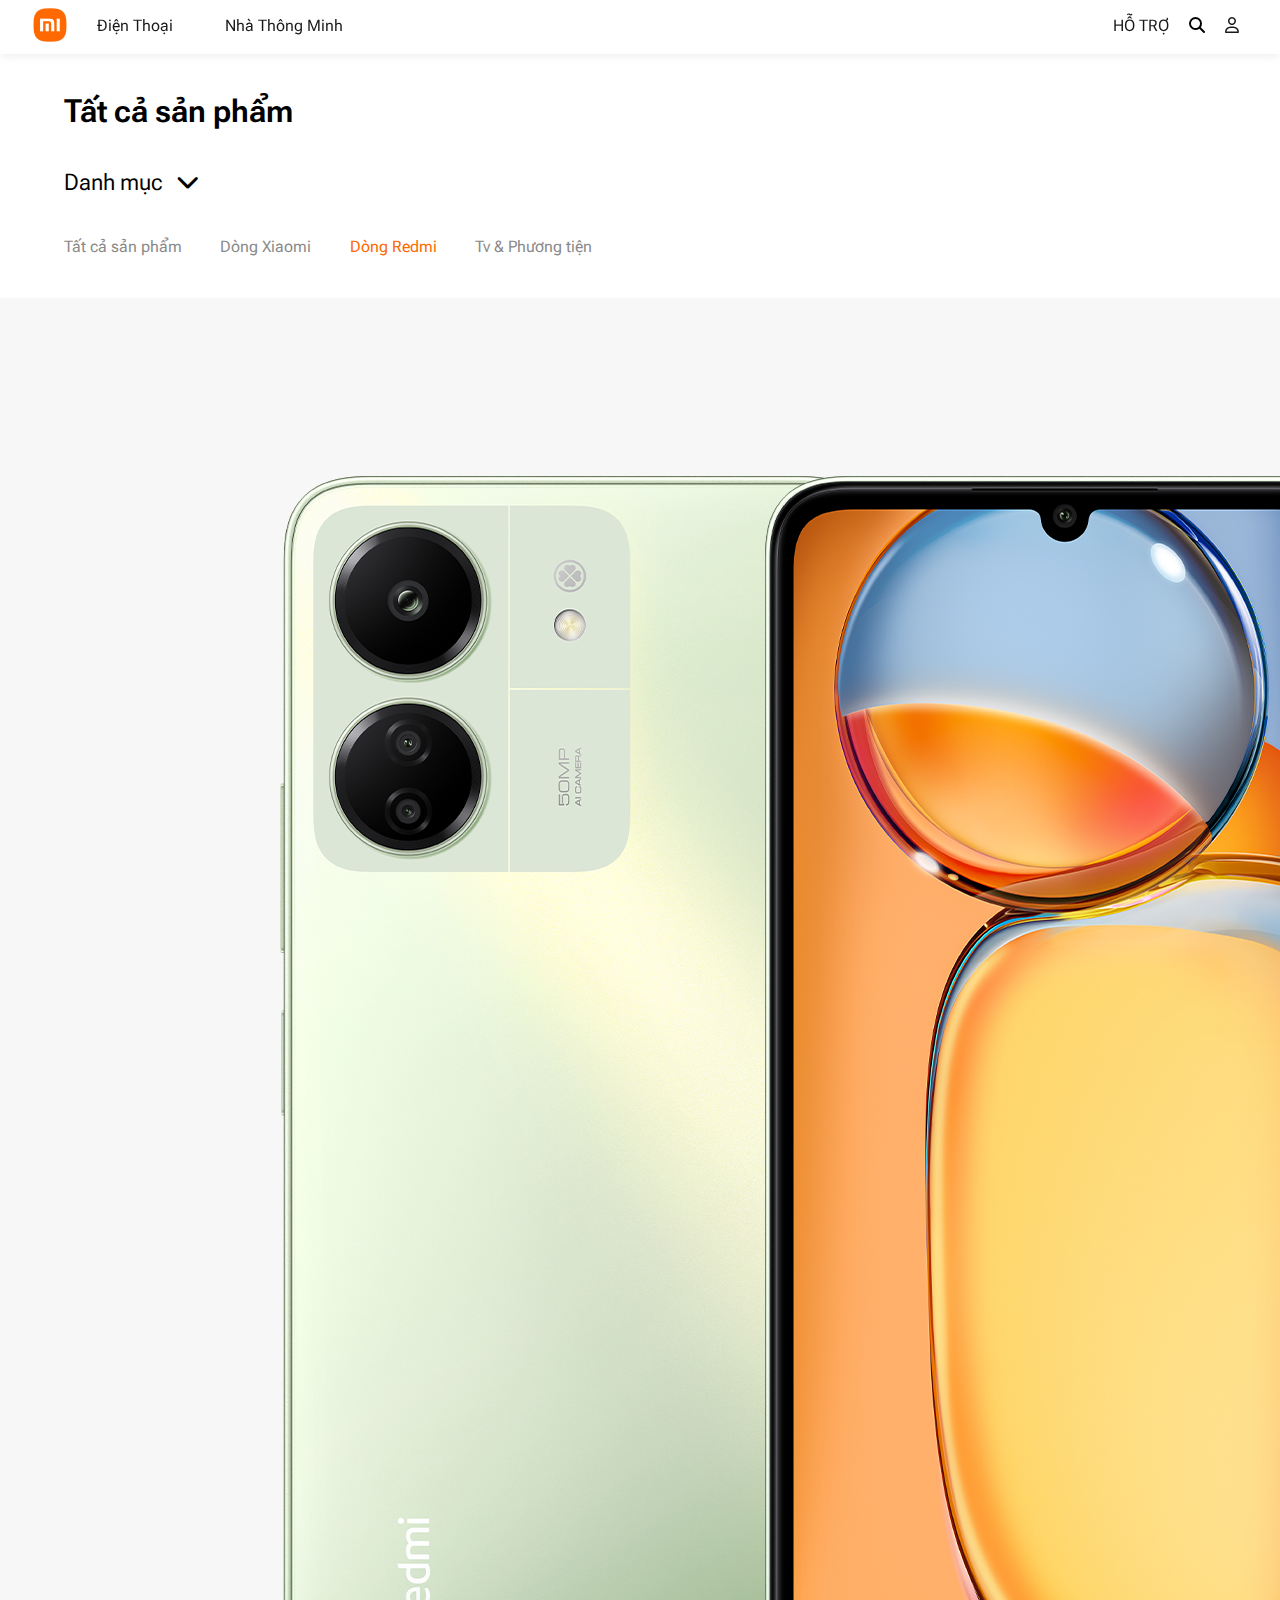
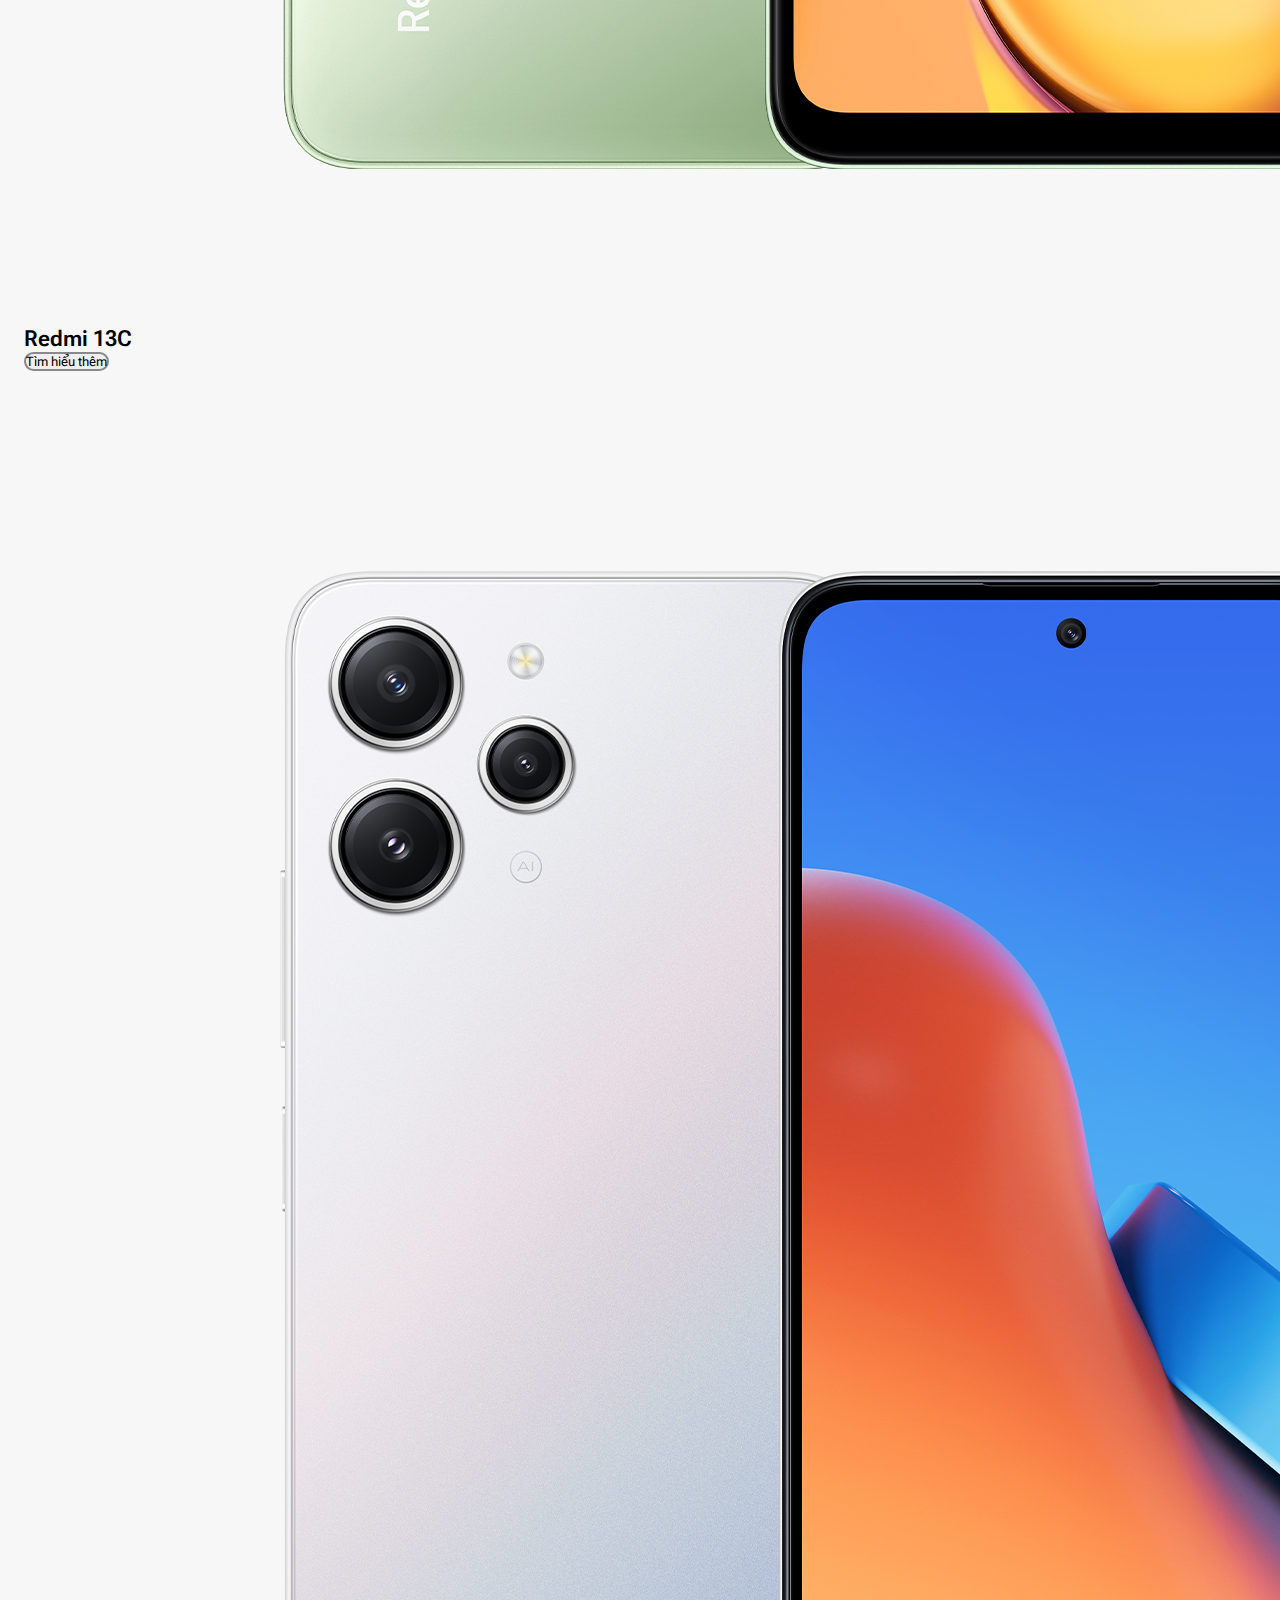
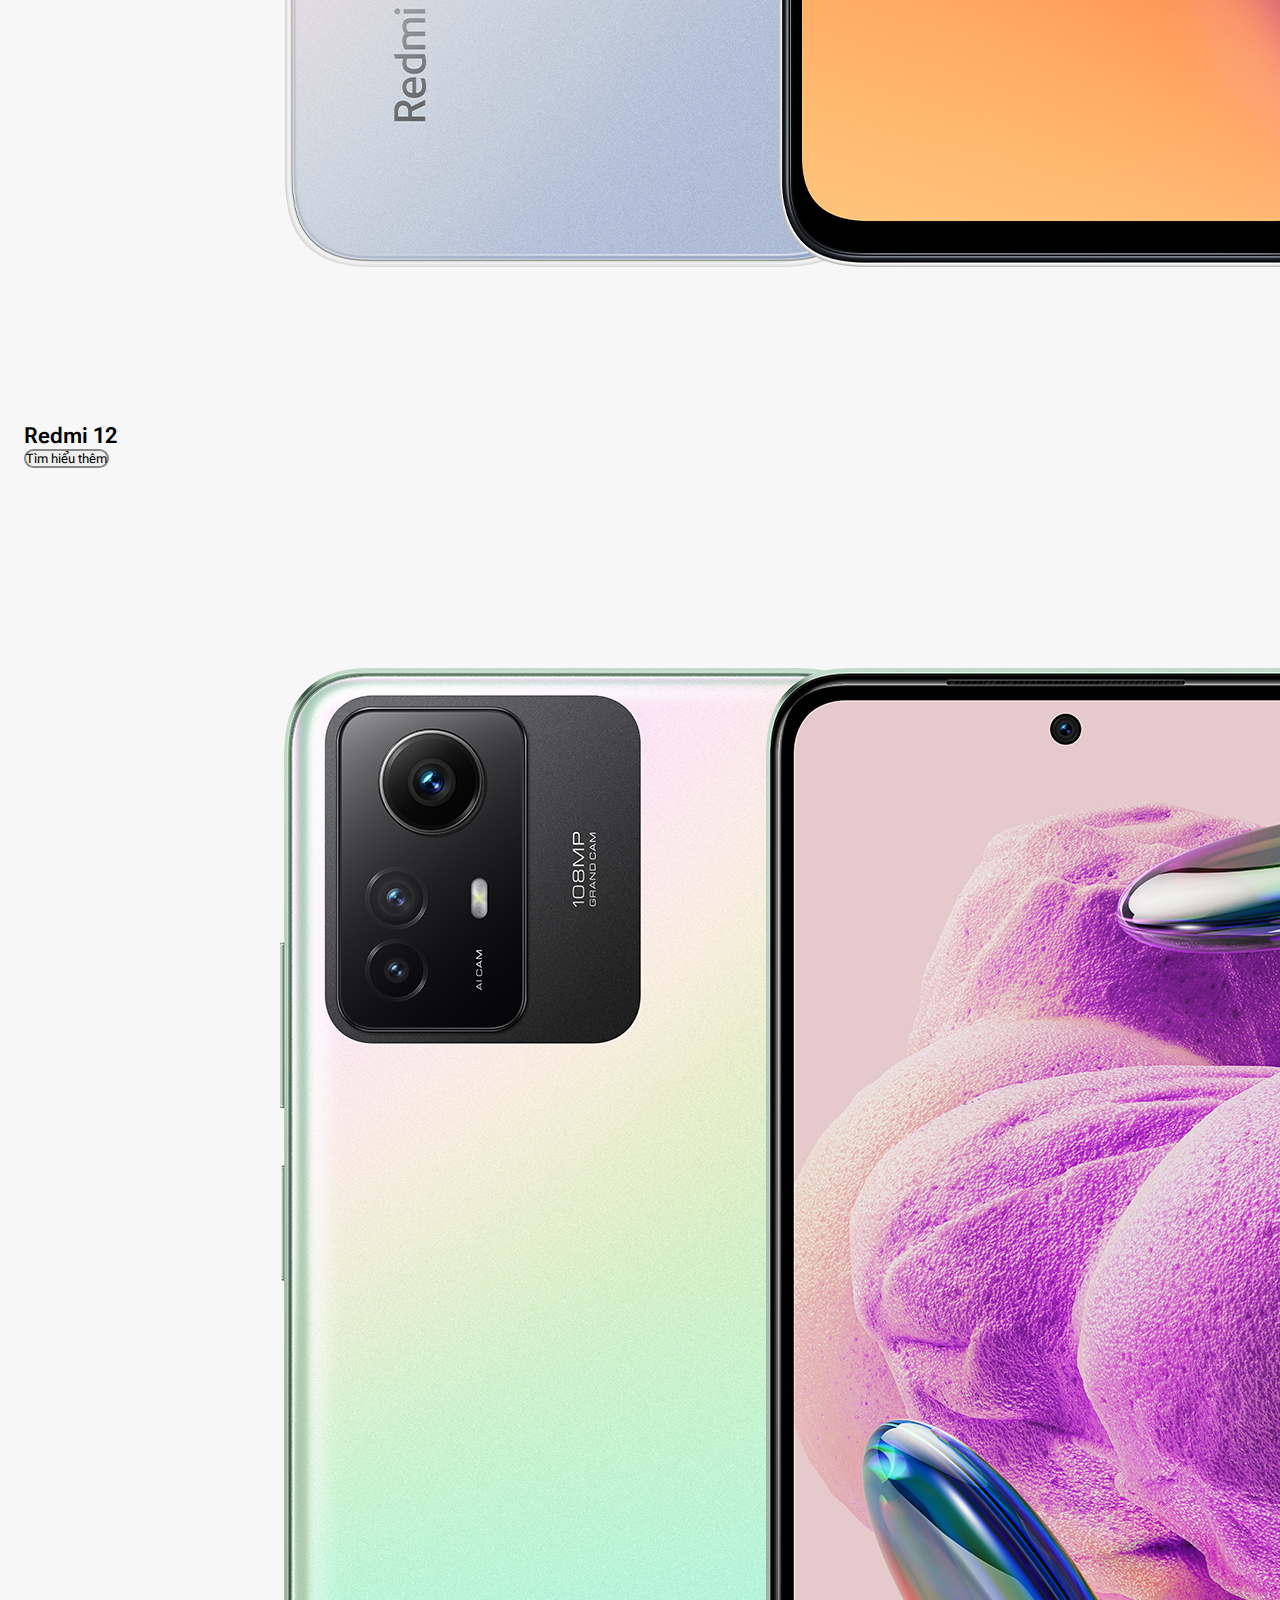
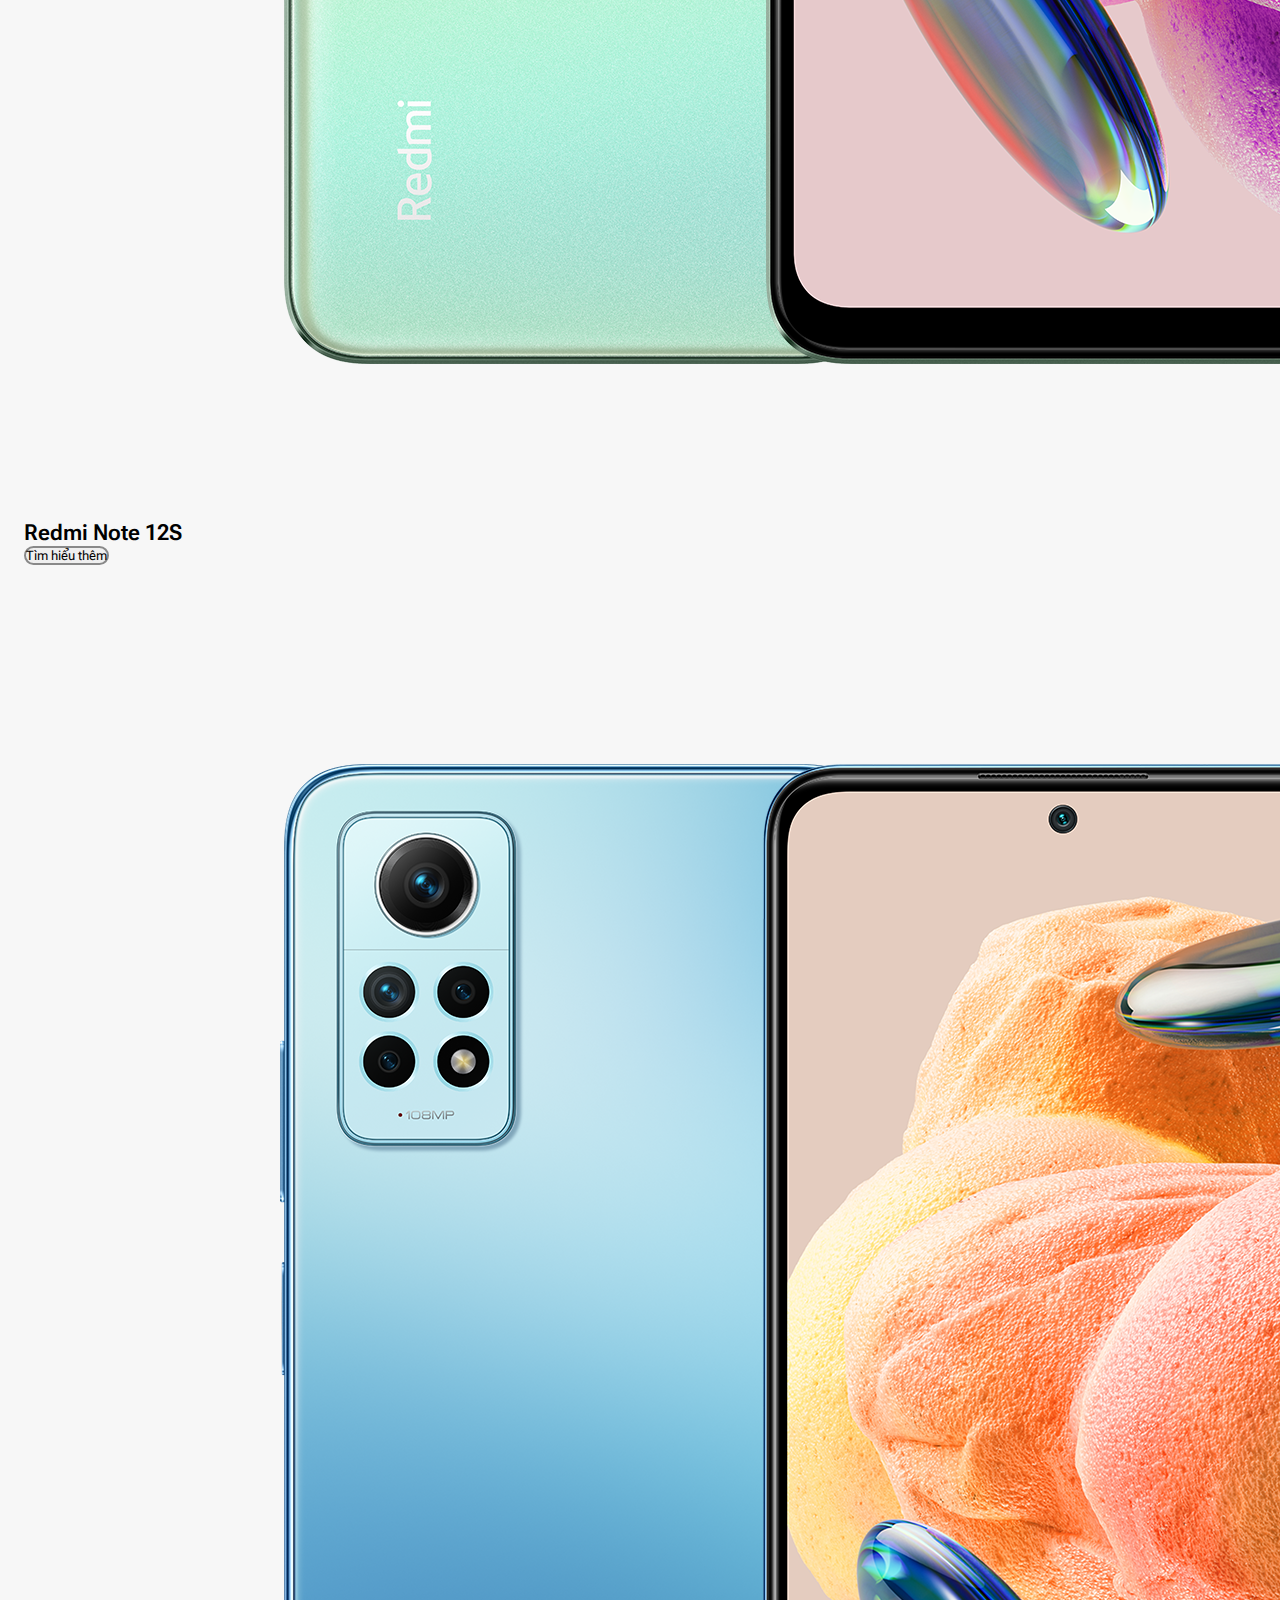
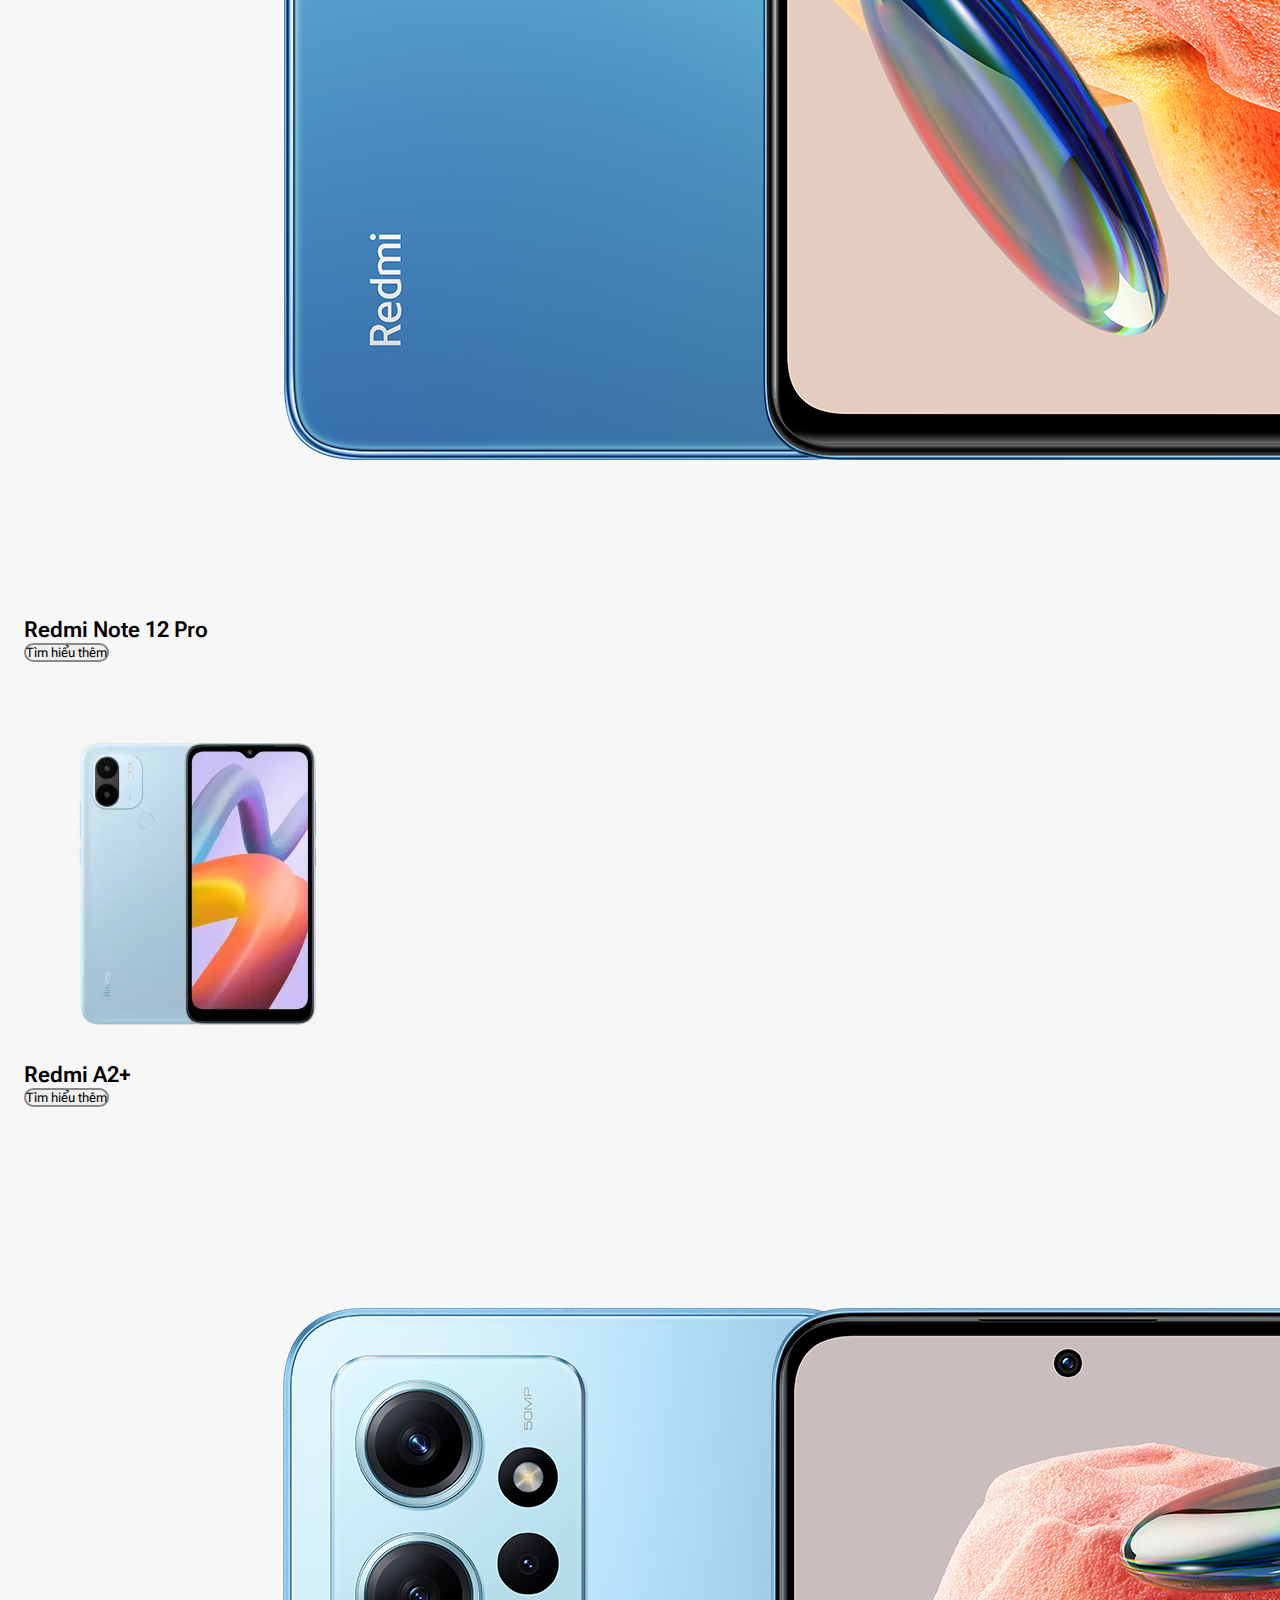
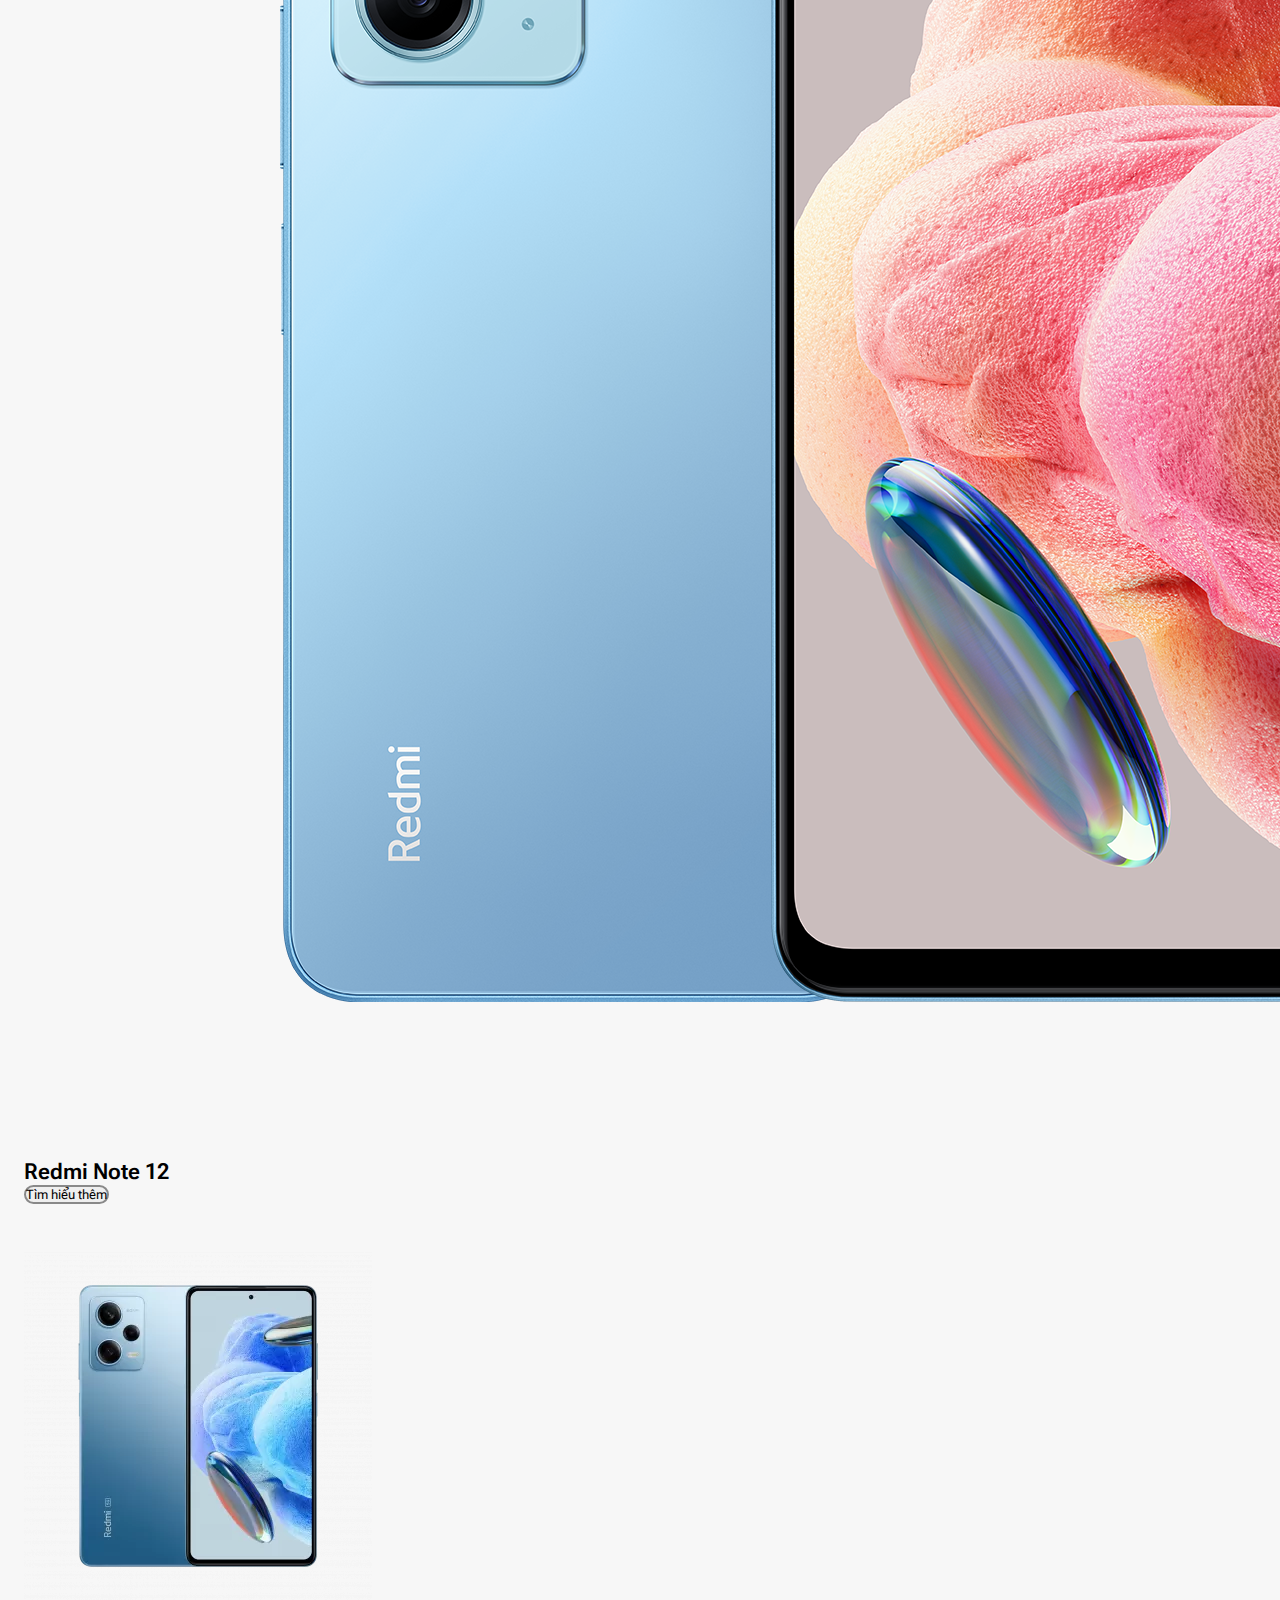
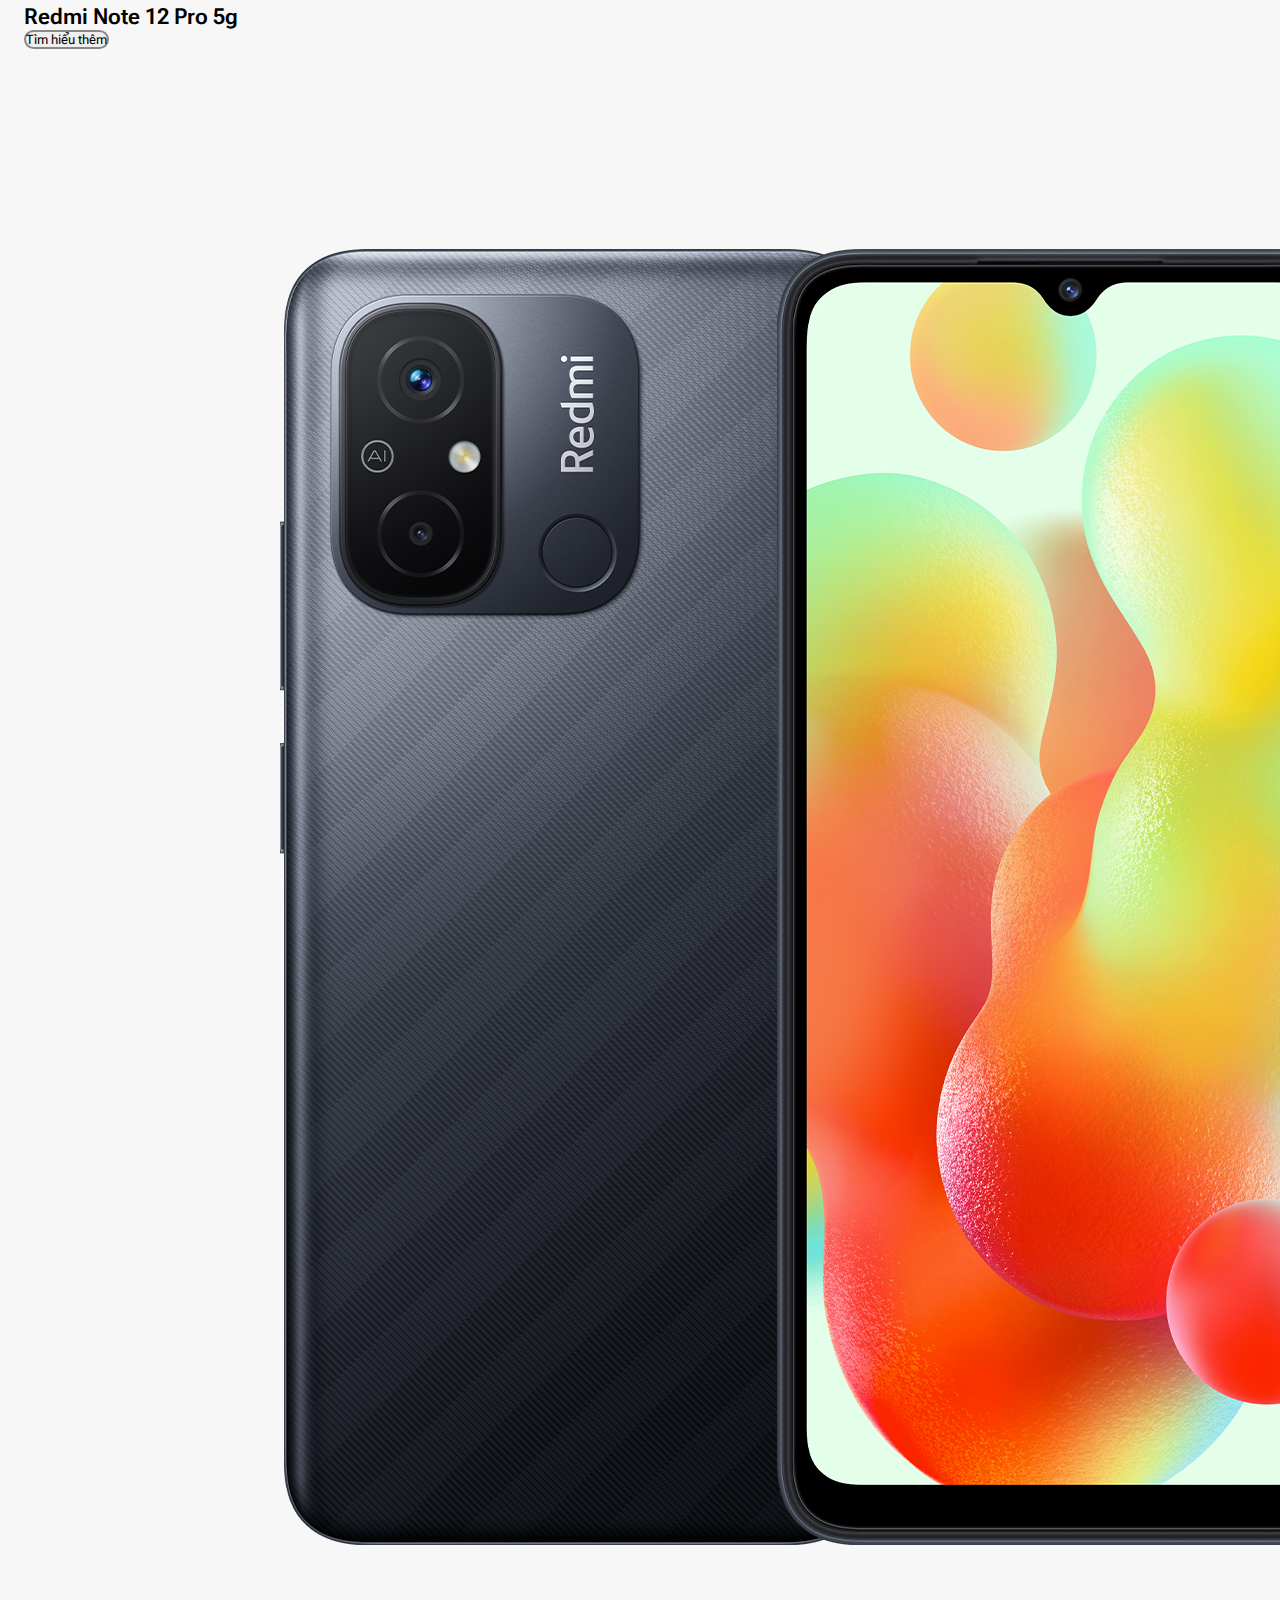
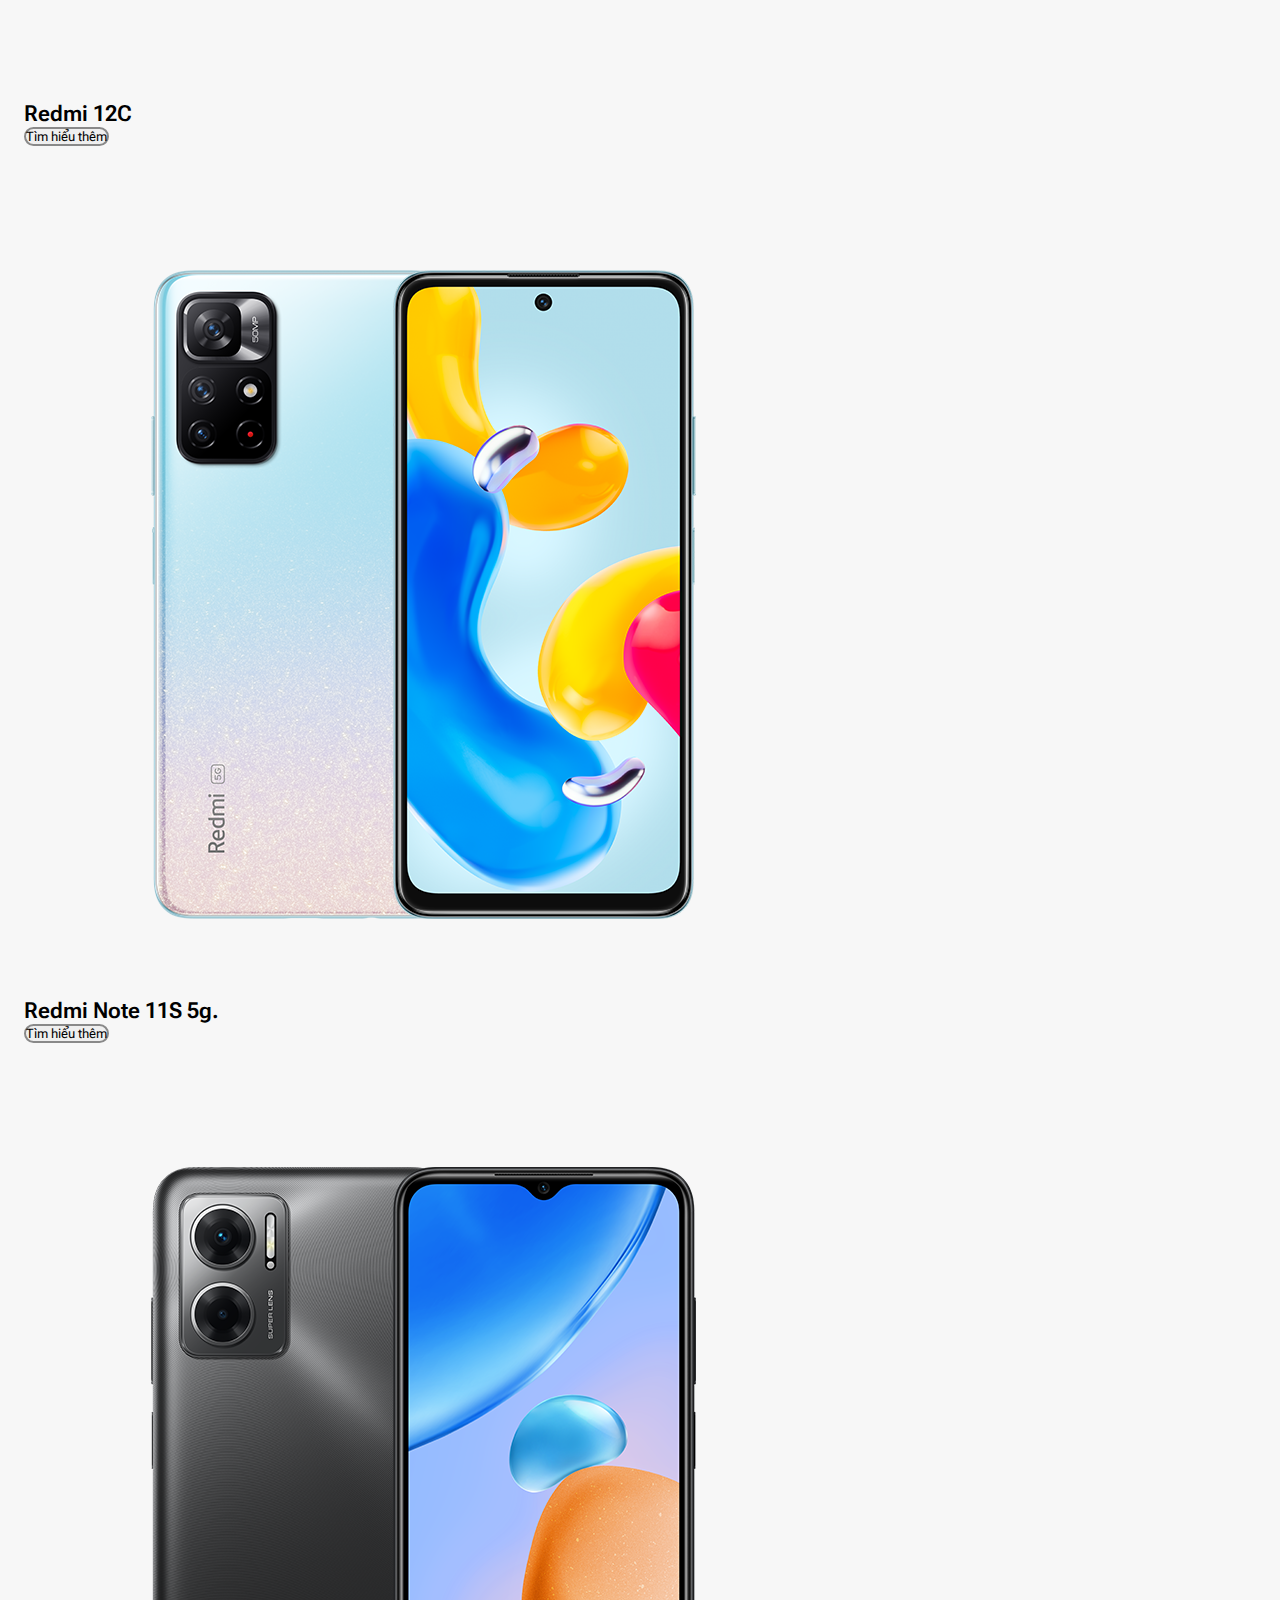
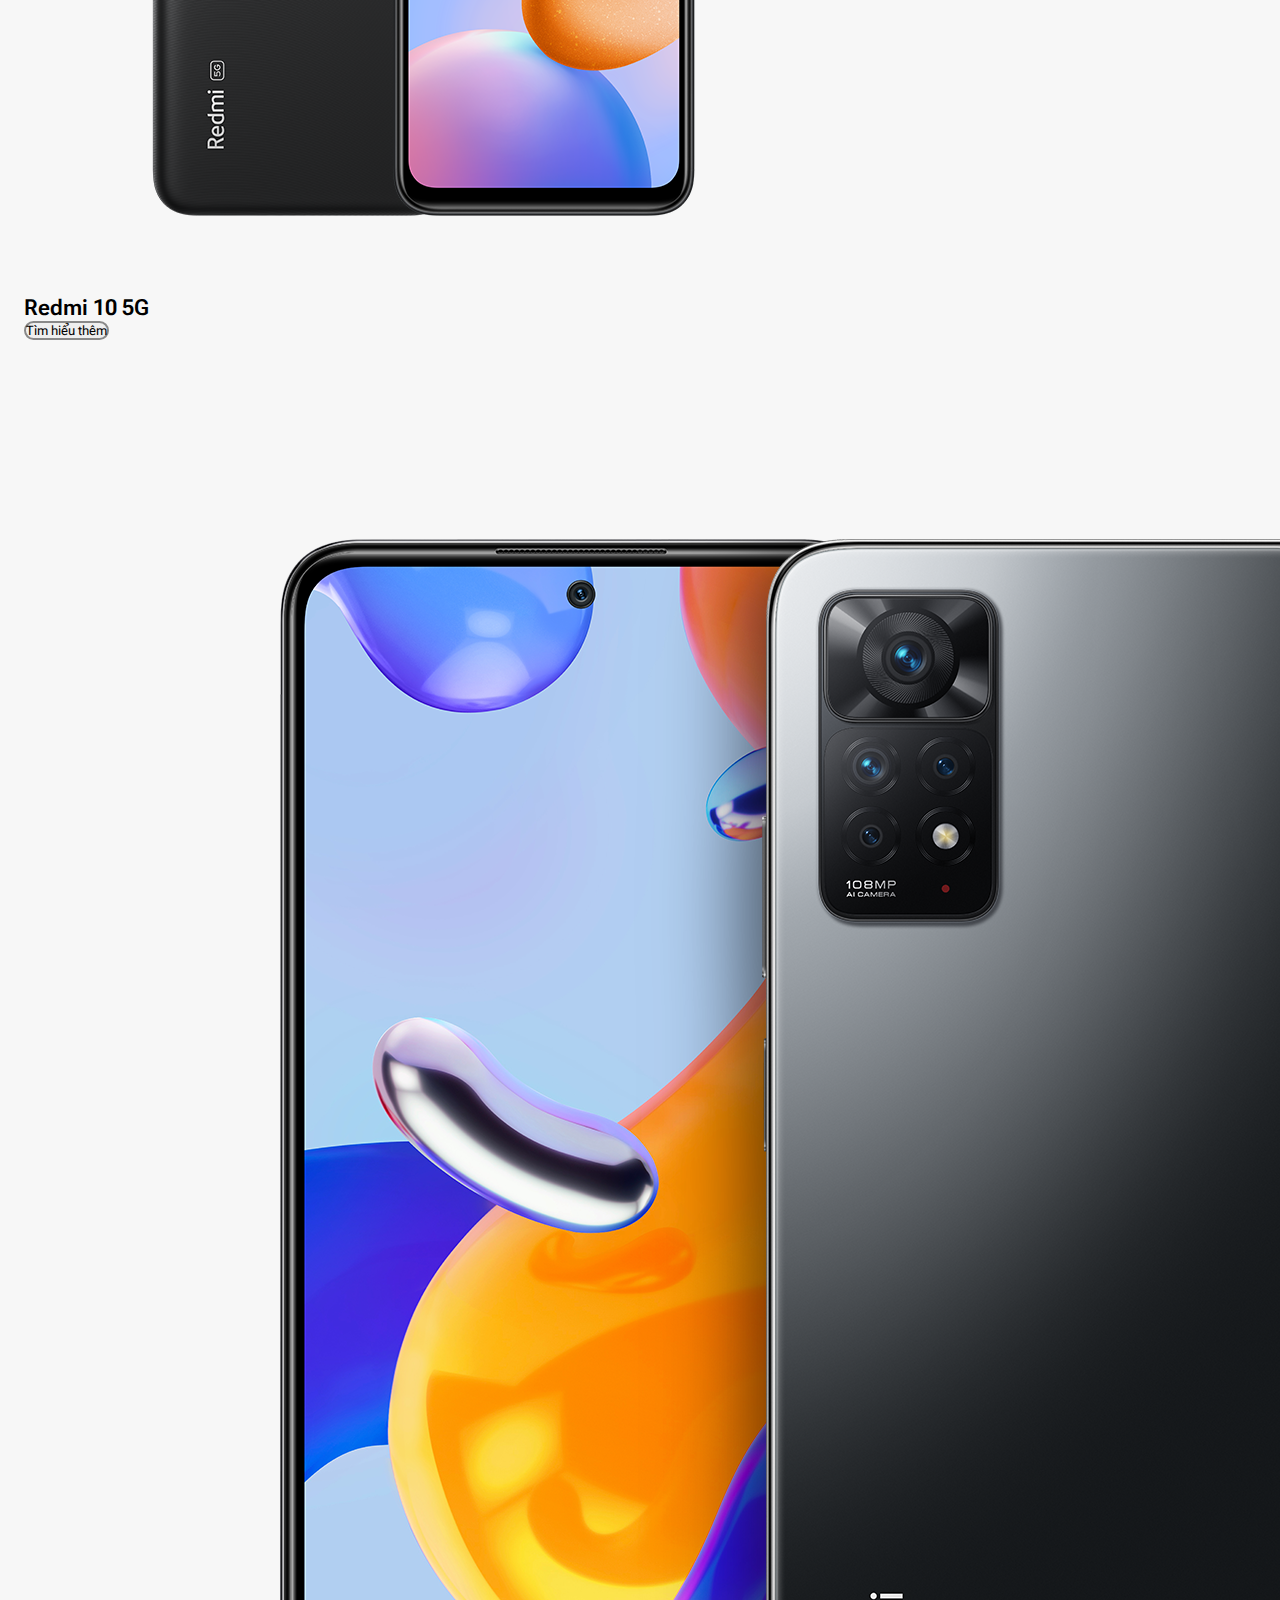
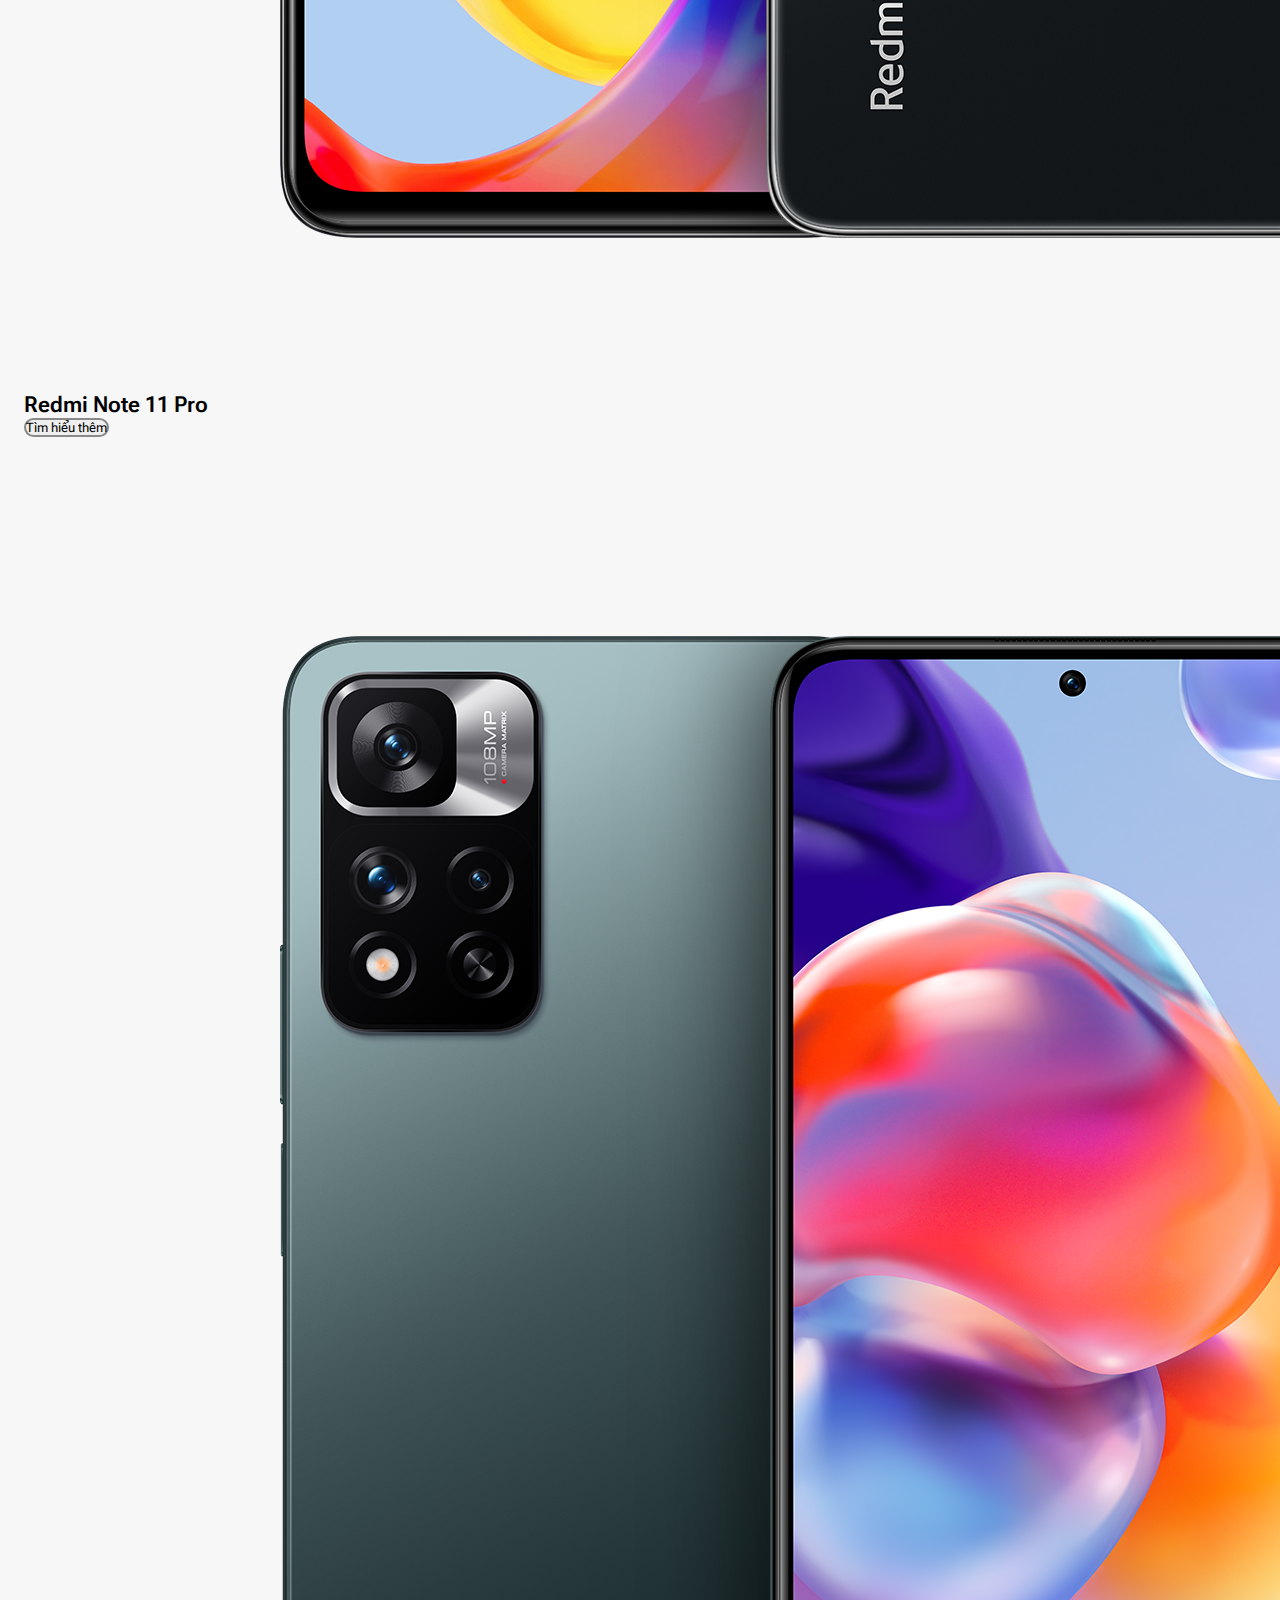
<file: redmi.html>
<!DOCTYPE html>
<html lang="en">
<head>
    <meta charset="UTF-8">
    <meta name="viewport" content="width=device-width, initial-scale=1.0">
    <title>Document</title>
    <link rel="stylesheet" href="assets/css/xiaomi.css">
    <link rel="stylesheet" href="assets/fonts/fontawesome-free-6.4.2-web/css/all.css">
    <!--[if lt IE 9]>
         <script> src = "https://cdnjs.cloudflare.com/ajax/libs/respond.js/1.3.0/respond.min.js"</script>
    <![endif]-->
    <link href="https://cdn.jsdelivr.net/npm/bootstrap@5.0.2/dist/css/bootstrap.min.css" rel="stylesheet" integrity="sha384-EVSTQN3/azprG1Anm3QDgpJLIm9Nao0Yz1ztcQTwFspd3yD65VohhpuuCOmLASjC" crossorigin="anonymous">
    <script src="https://cdn.jsdelivr.net/npm/bootstrap@5.0.2/dist/js/bootstrap.bundle.min.js" integrity="sha384-MrcW6ZMFYlzcLA8Nl+NtUVF0sA7MsXsP1UyJoMp4YLEuNSfAP+JcXn/tWtIaxVXM" crossorigin="anonymous"></script>
    <script src="main.js"></script>
    <script src="https://code.jquery.com/jquery-2.2.4.js"></script>
    
    
</head>
<body>  
    <div id="wrapper">
        <div id="lopphu" onclick="closea()"></div>
            <div id="search-modal">
                <div class="search-base">
                    <div class="search-base_container">
                        <div class="search-bar" >
                                <i class="fa-solid fa-magnifying-glass"></i>
                                <input class="search" type="text"  placeholder="Tìm kiếm">
                        </div>
                    </div>
                </div>
            </div>
        </div>
        <script>
            const closea =( )=>{
                var x=document.getElementById("search-modal");
                    x.style.display = "none";
                    var y = document.getElementById("lopphu")
                    y.style.display = "none";
            }
            function Search(){
                var x=document.getElementById("search-modal");
                    x.style.display = "block";
                    var y = document.getElementById("lopphu")
                    y.style.display = "block";
                }
        </script>
        <div id="header">
            <div id="logo">
                <a class="logo_link"  href="http://127.0.0.1:5500/" >
                    <img class="image_change" src="assets/img/Xiaomi-Logo-PNG.png" alt="Home"> 
                </a> 
            </div>
            <div class="menu menu1">     
                <ul id="nav">
                        <li class="Phone">
                            <a href="product.html">Điện Thoại</a>
                                        <ul class="submenu-list">
                                            <div class="subnav">
                                                <li><a href="xiaomi.html"><img class="Xiaomi" src="assets/img/Xiaomi-logo.png" alt=""></a></li>
                                                <li><a href="redmi.html"><img class="Redmi" src="assets/img/Redmi_by_Xiaomi_Logo.svg.png" alt=""></a></li>
                                            </div>
                                        </ul>  
                        </li>
                        <li class="Tivi">
                            <a href="">Nhà Thông Minh</a>
                                <div class="submenu-list2">
                                    <a class="Tivi" href="tv.html">
                                        <i class="fa-solid fa-tv"></i> 
                                        <p class="tvlogo">TV & Phương Tiện</p>
                                    </a> 
                                </div>
                        </li>
                </ul>
            </div>
            <div id="separator"></div>
            <div class="menu menu2">
                <ul class="nav-item">
                    <li> <a href="help.html">HỖ TRỢ</a> </li>
                </ul>
                <ul class="nav-group">
                    <li class="search-icon" onclick="Search()"></a><i class="fa-solid fa-magnifying-glass"></i></li>
                    <li><a class="user-icon" href="login.html"><i class="fa-regular fa-user"></i></a>
                </ul>
            </div>    
            <nav class="navbar navbar-expand-md d-md-none navbar-light bg-light ">
                <button class="navbar-toggler position-absolute" type="button" data-bs-toggle="collapse" data-bs-target="#navbarSupportedContent" aria-controls="navbarSupportedContent" aria-expanded="false" aria-label="Toggle navigation">
                    <span class="navbar-toggler-icon"></span>
                </button>
                <div class="collapse navbar-collapse bg-light" id="navbarSupportedContent">
                        <ul class="navbar-nav me-auto mb-2 mb-lg-0">
                        <li class="nav-item">
                            <a class="nav-link" href="loginmb.html" >Đăng Nhập</a>
                        </li>
                        <li class="nav-item dropdown">
                            <a class="nav-link dropdown-toggle" href="#" id="navbarDropdown" role="button" data-bs-toggle="dropdown" aria-expanded="false">
                            Điện thoại
                            </a>
                            <ul class="dropdown-menu" aria-labelledby="navbarDropdown">
                            <li><a class="dropdown-item" href="xiaomi.html">Xiaomi</a></li>
                            <li><a class="dropdown-item" href="redmi.html">Redmi</a></li>
                            </ul>
                        </li>
                        <li class="nav-item dropdown2">
                            <a class="nav-link dropdown-toggle" href="#" id="navbarDropdown" role="button" data-bs-toggle="dropdown" aria-expanded="false">
                            Nhà thông minh
                            </a>
                            <ul class="dropdown-menu" aria-labelledby="navbarDropdown">
                            <li><a class="dropdown-item" href="tv.html">Tivi & Phương tiện</a></li>
                            </ul>
                        </li>
                        <li class="nav-item">
                            <a class="nav-link" href="#" >HỖ TRỢ</a>
                        </li>
                        </ul>
                        <form class="d-flex">
                        <input class="form-control me-2" type="search" placeholder="Search" aria-label="Search">
                        <button class="btn btn-outline-success" type="submit">Search</button>
                        </form>
                </div>
            </nav>
        </div>

        <div class="content">
            <div class="filter">
                <div class="title">Tất cả sản phẩm </div>
                <div class="menu">
                    <div class="dropdown">
                        <div>Danh mục</div>
                        <div class="up"><i class="fa-solid fa-chevron-up"></i></div>
                        <div class="down"><i class="fa-solid fa-chevron-down"></i></div>
                    </div>
                    <div class="subnav">
                        <a href="all.html">Tất cả sản phẩm</a>
                        <a  href="xiaomi.html">Dòng Xiaomi</a>
                        <a style="color: #FC6800;"  href="redmi.html">Dòng Redmi</a>
                        <a  href="tv.html">Tv & Phương tiện</a>
                    </div>
                </div>
            </div>
            <div class="container">
                <script>
                    jQuery.fn.extend({
                        setMenu:function () {
                            return this.each(function() {
                                var containermenu = $(this);
                
                                var itemmenu = containermenu.find('.dropdown');
                                itemmenu.click(function () {
                                    var submenuitem = containermenu.find('.subnav');
                                    submenuitem.slideToggle(500);
                
                                });
                
                                $(document).click(function (e) {
                                    if (!containermenu.is(e.target) &&
                                        containermenu.has(e.target).length === 0) {
                                        var isopened =
                                            containermenu.find('.subnav').css("display");
                
                                        if (isopened == 'flex') {
                                            containermenu.find('.subnav').slideToggle(500);
                                        }
                                    }
                                });
                
                
                
                            });
                        },
                
                    });
                
                
                    $('.menu').setMenu();
                </script>
                <div class="row">
                </div>
            </div>
        </div>

        <div id="footer">
            <div class="footer1">
                <div class="help">
                    <li><a href=""><span>HỖ TRỢ</span></a></li>
                    <li><a href="">Hướng dẫn sử dụng</a></li>
                    <a href="">Bảo hành</h4></a>
                    <a href="">Email</a>
                </div>
                <div class="about">
                    <a href=""><span>GIỚI THIỆU</span></a>
                    <a href="">Xiaomi</a>
                    <a href="">Chính sách riêng tư</a>
                    <a href="">MIUI</a>
                </div>
            </div>
            <div class="follow">
                <div class="row1">
                    <a href="" class="MIfollow"><span>THEO DÕI MI</span></a>
                    <li class="brandicons">
                        <a href=""><i class="fa-brands fa-square-facebook"></i></a>
                        <a href=""><i class="fa-brands fa-youtube"></i></a>
                        <a href=""><i class="fa-brands fa-twitter"></i></a>
                    </li>
                </div>
                <div class="row2">
                    <a><span>HÃY ĐỂ CHÚNG TÔI LIÊN LẠC VỚI BẠN</span></a>
                    <li><input type="text" placeholder="Email/số điện thoại"></li>
                </div>
            </div>
            <div class="endline"></div> 
        </div>
    </div>
    <script src="redmi.js"></script>
</body>
</html>
</file>
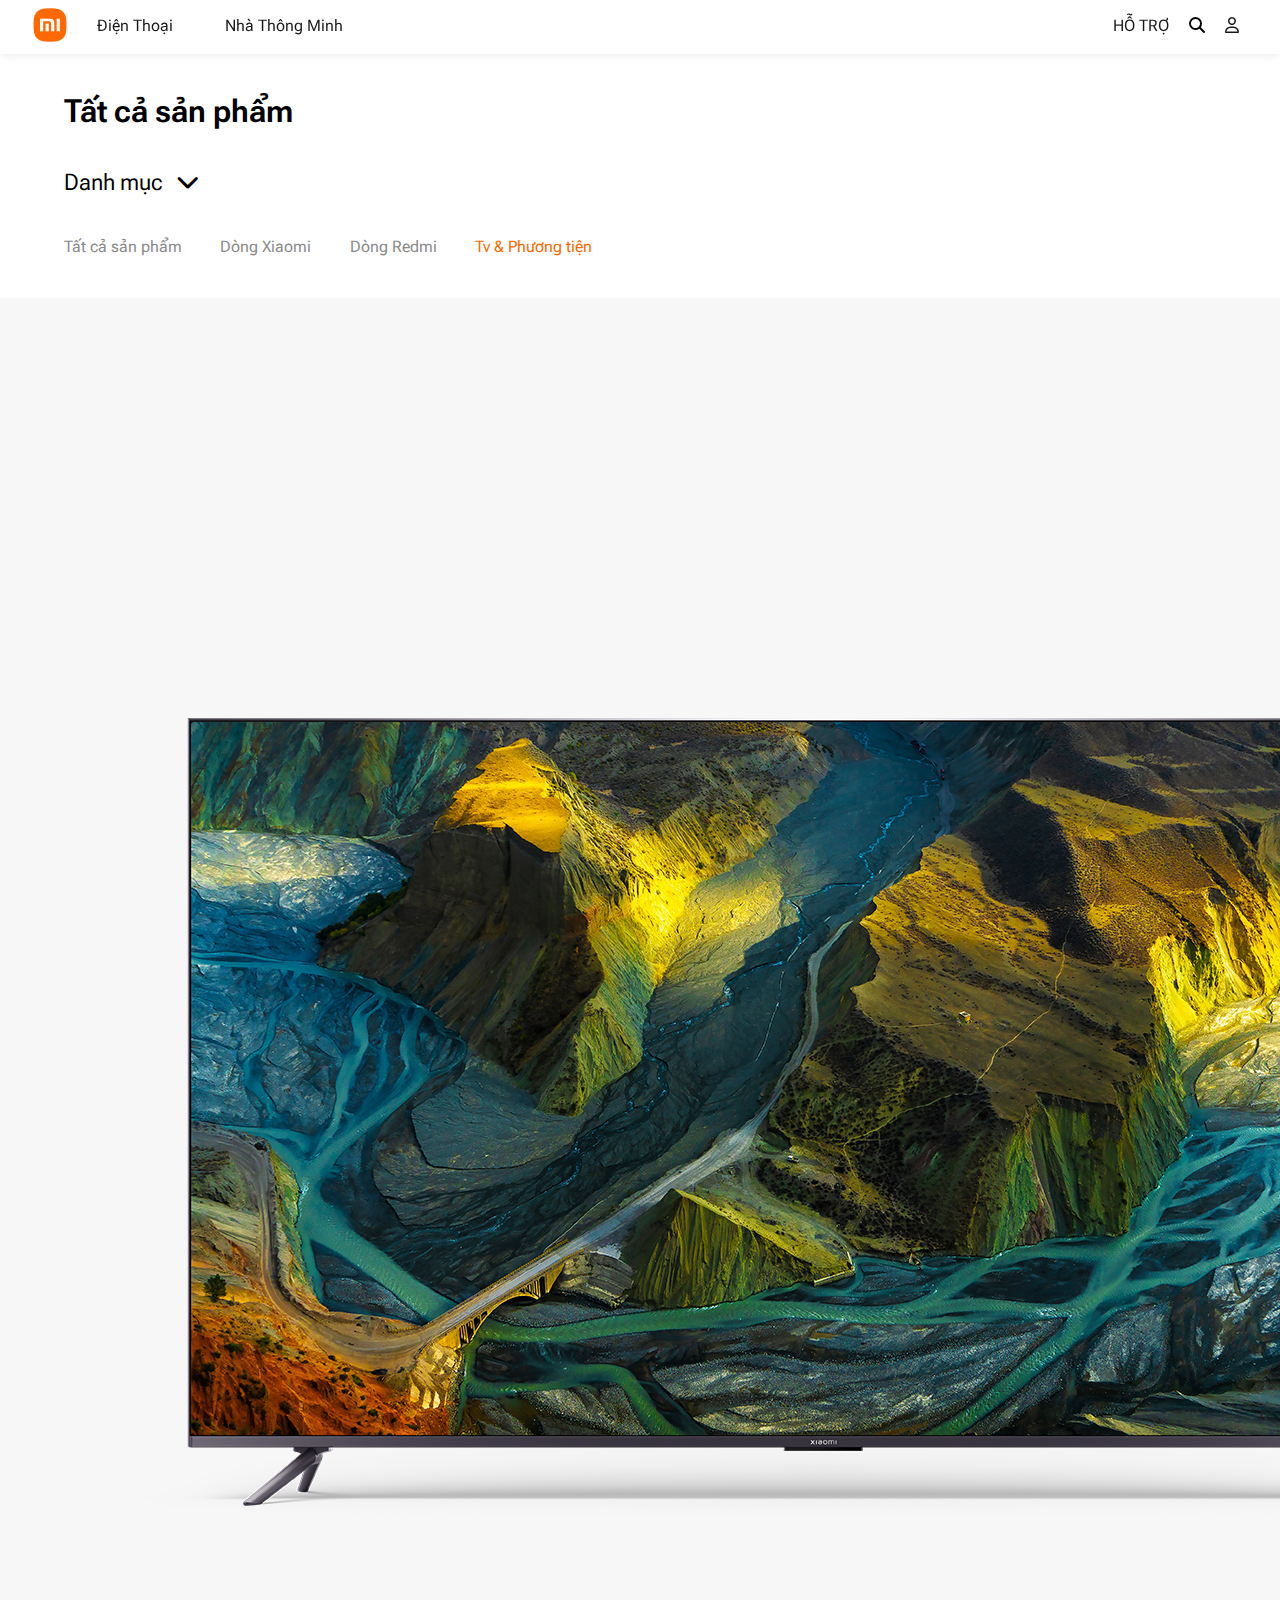
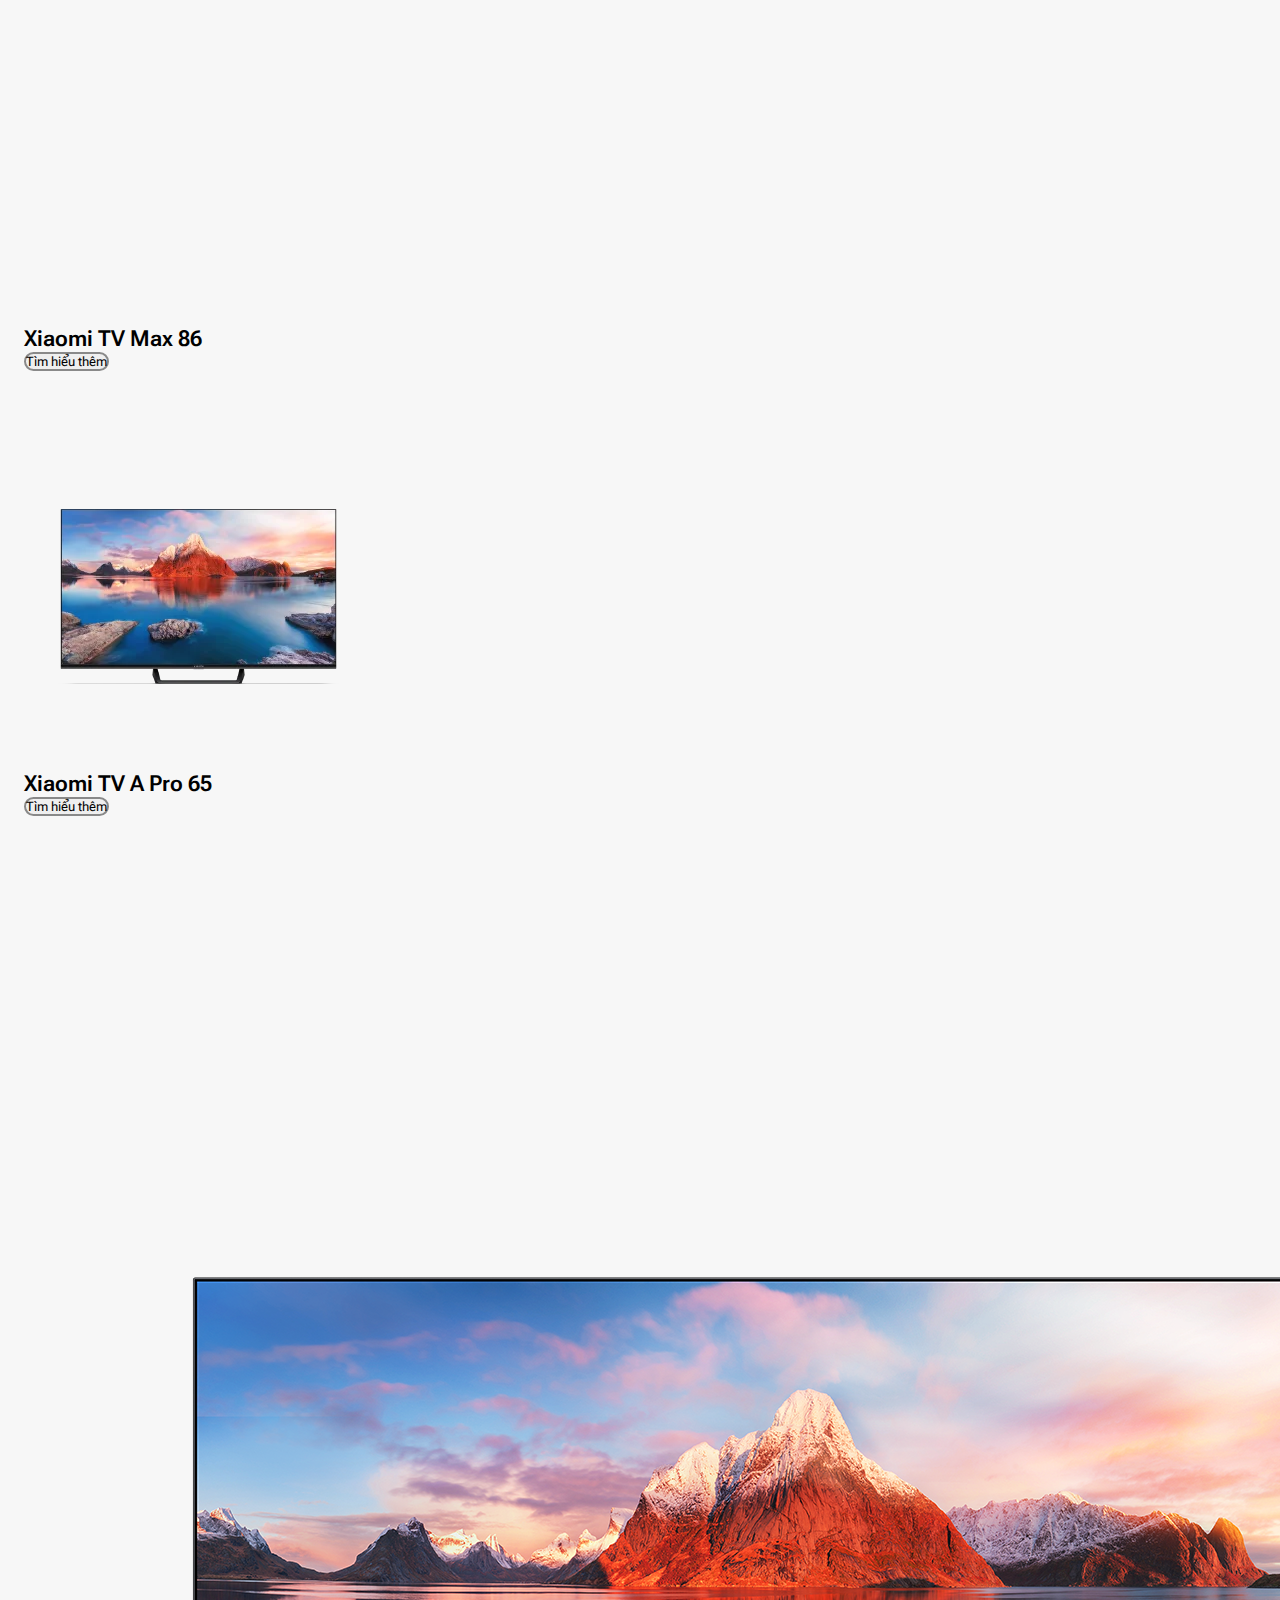
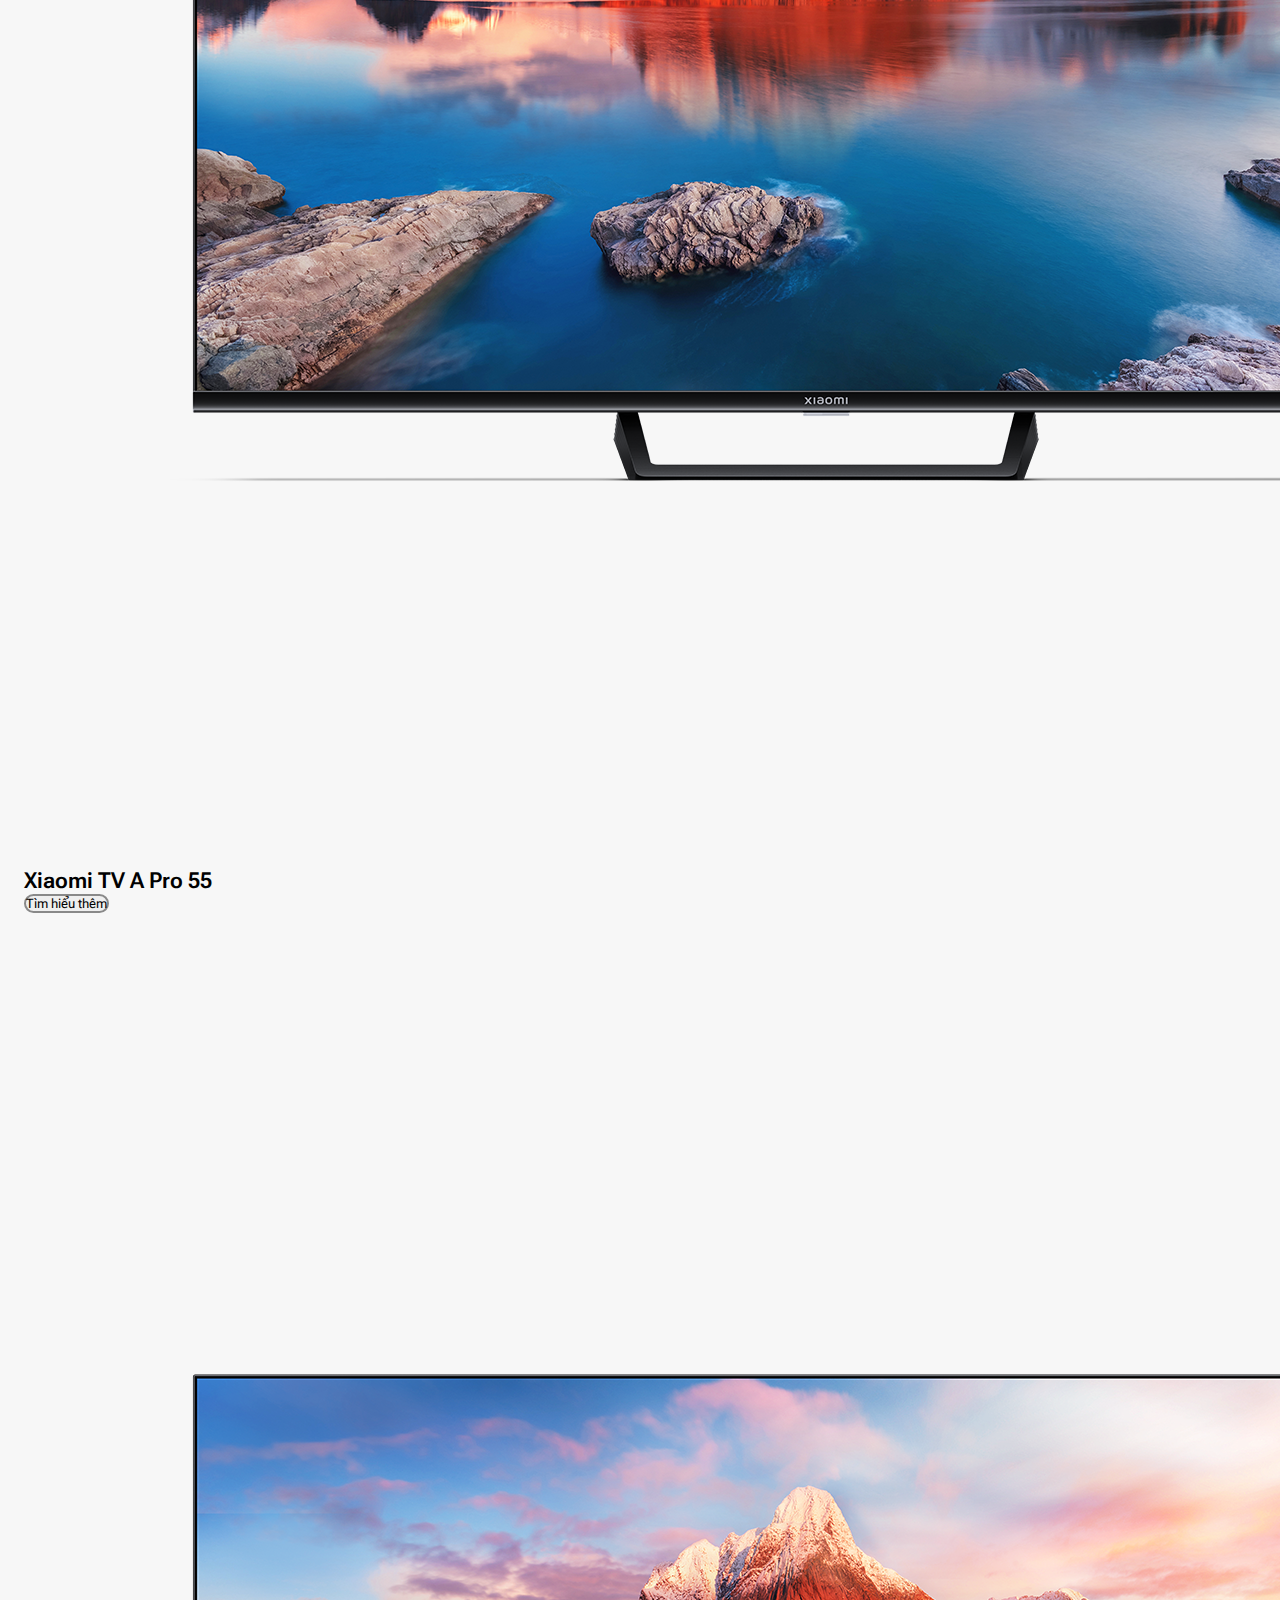
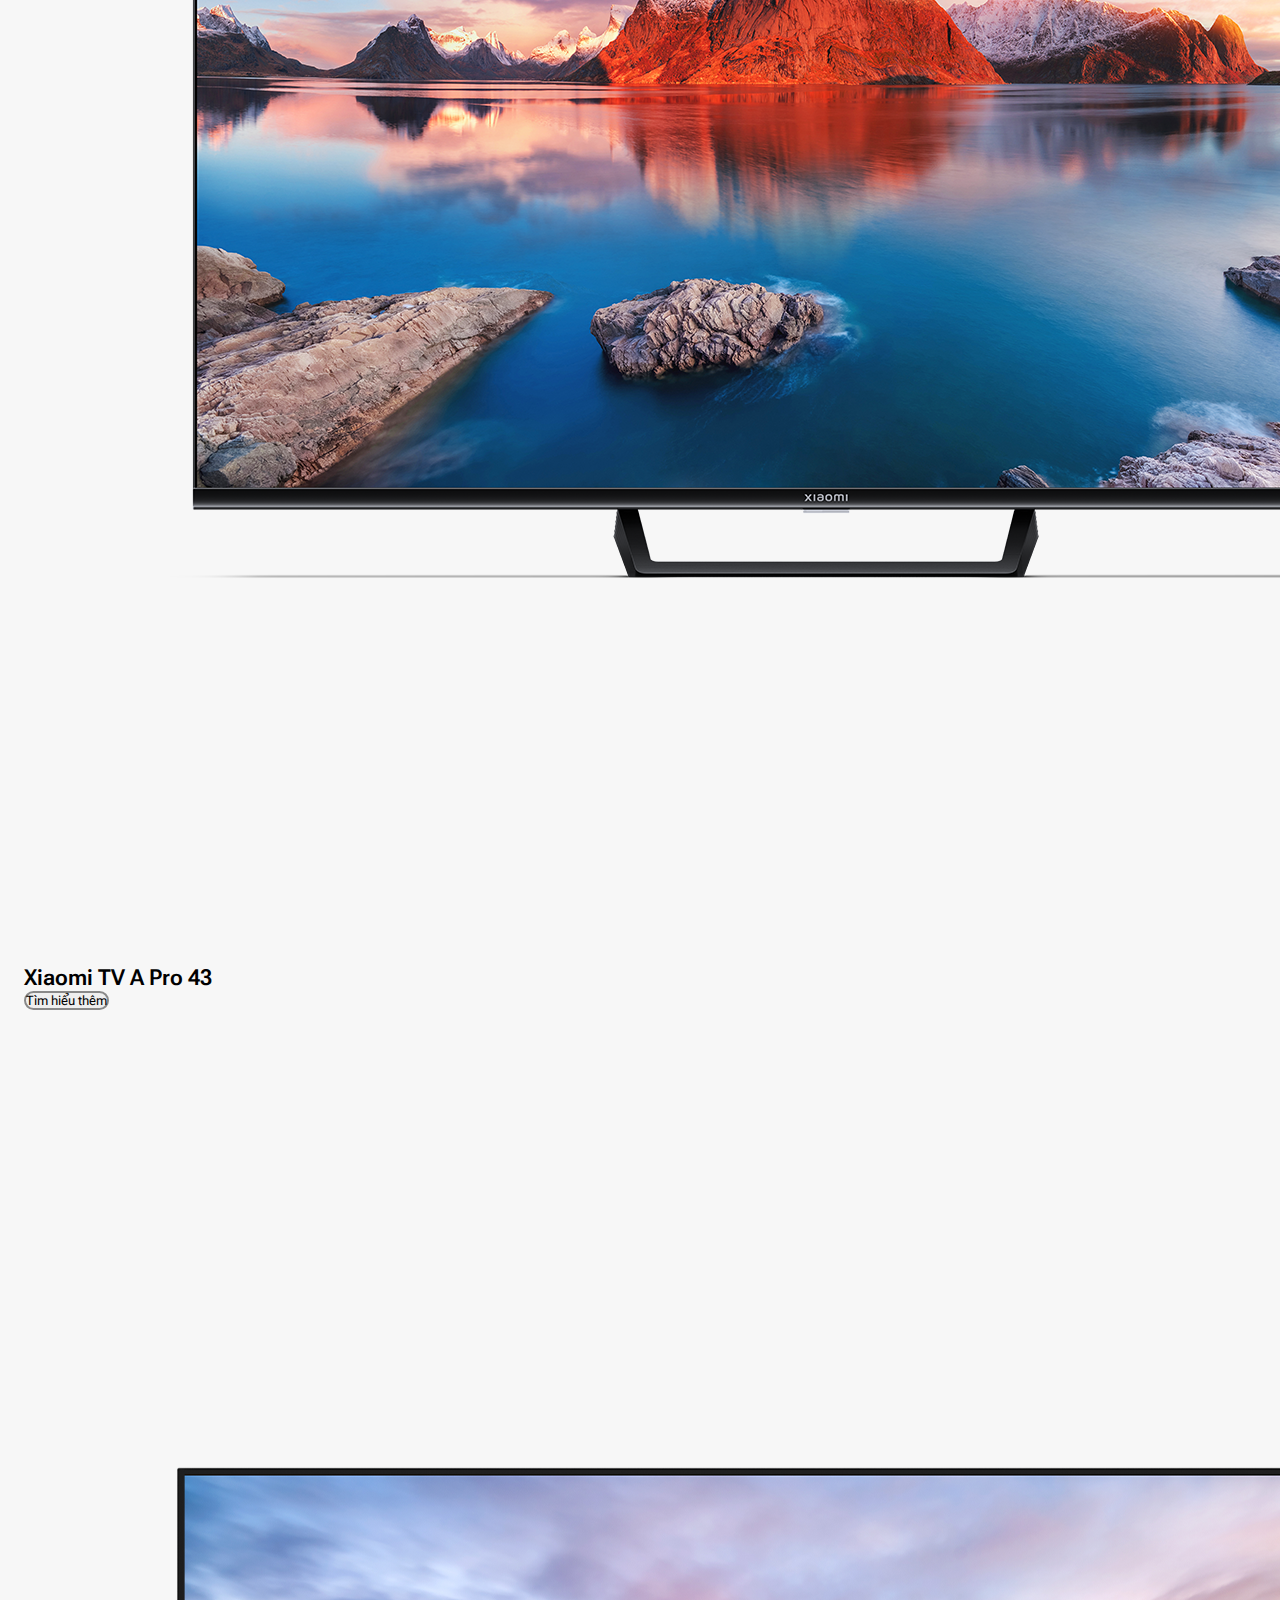
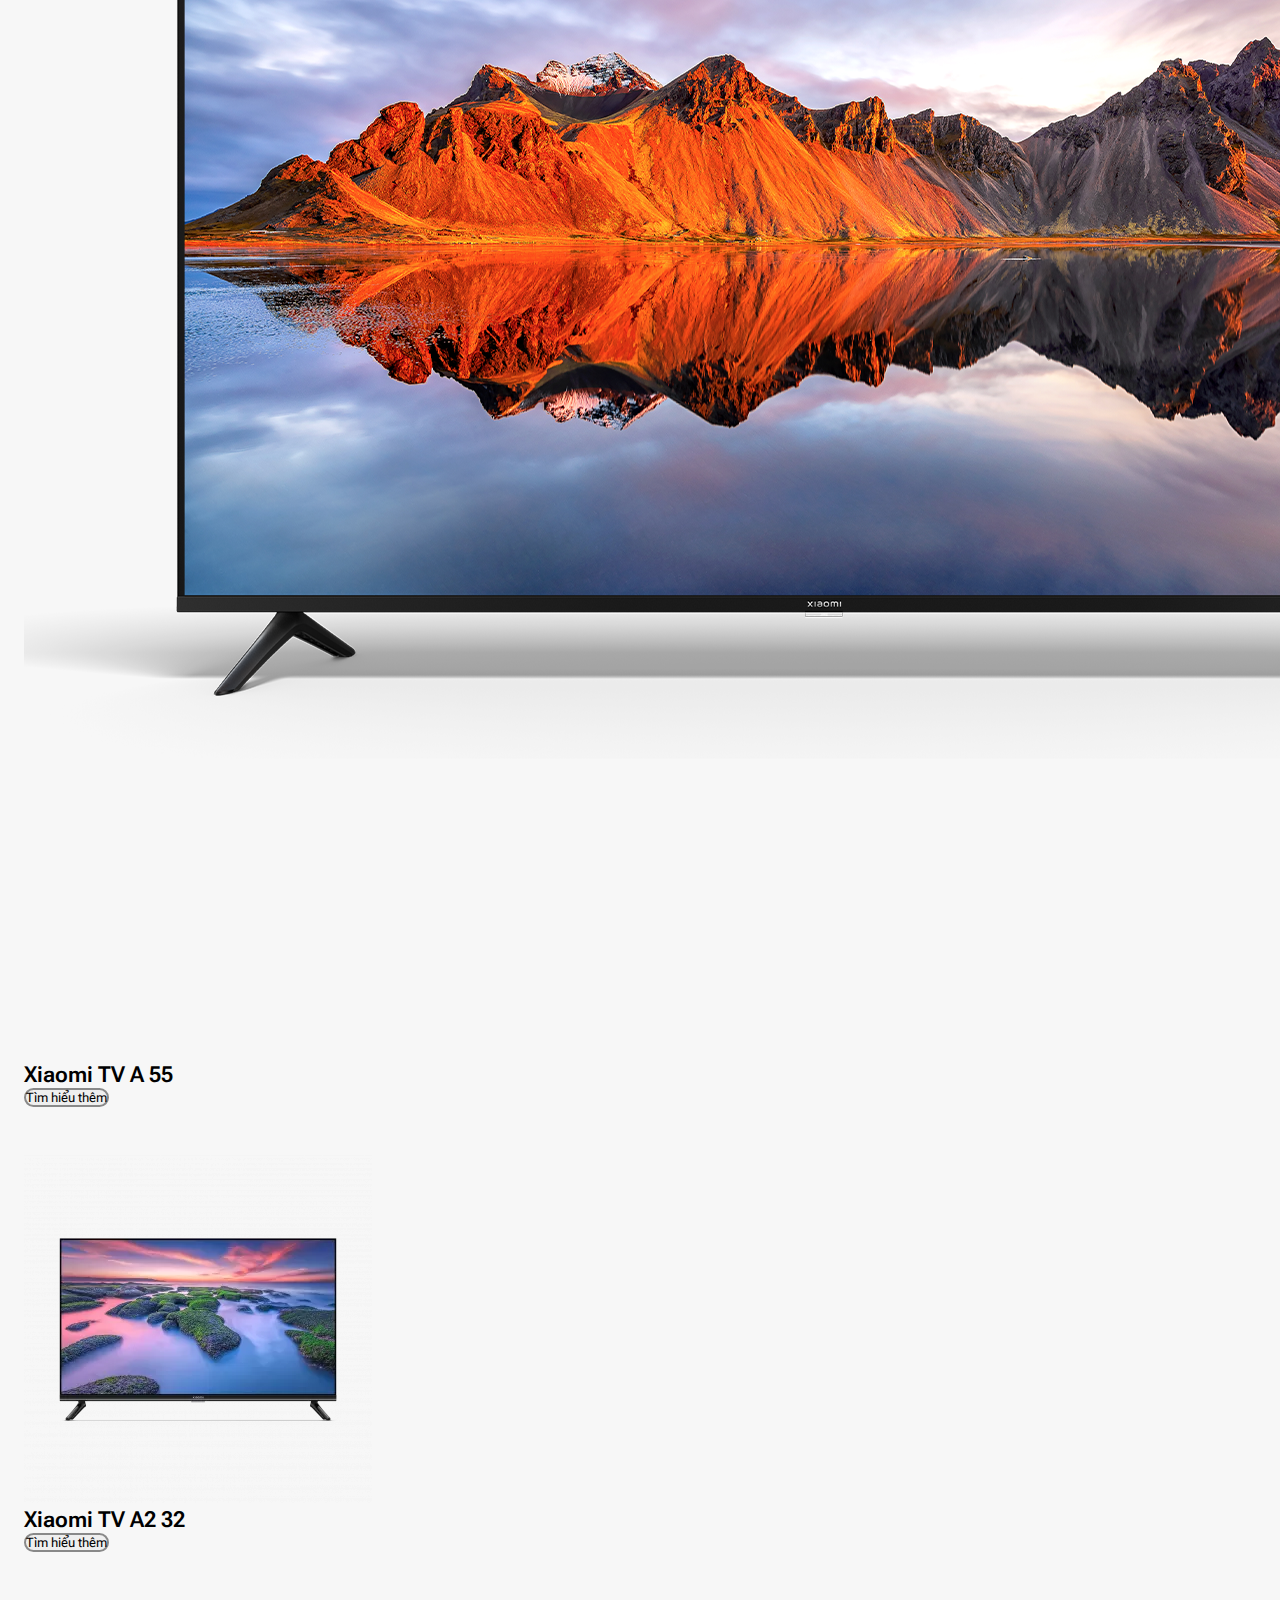
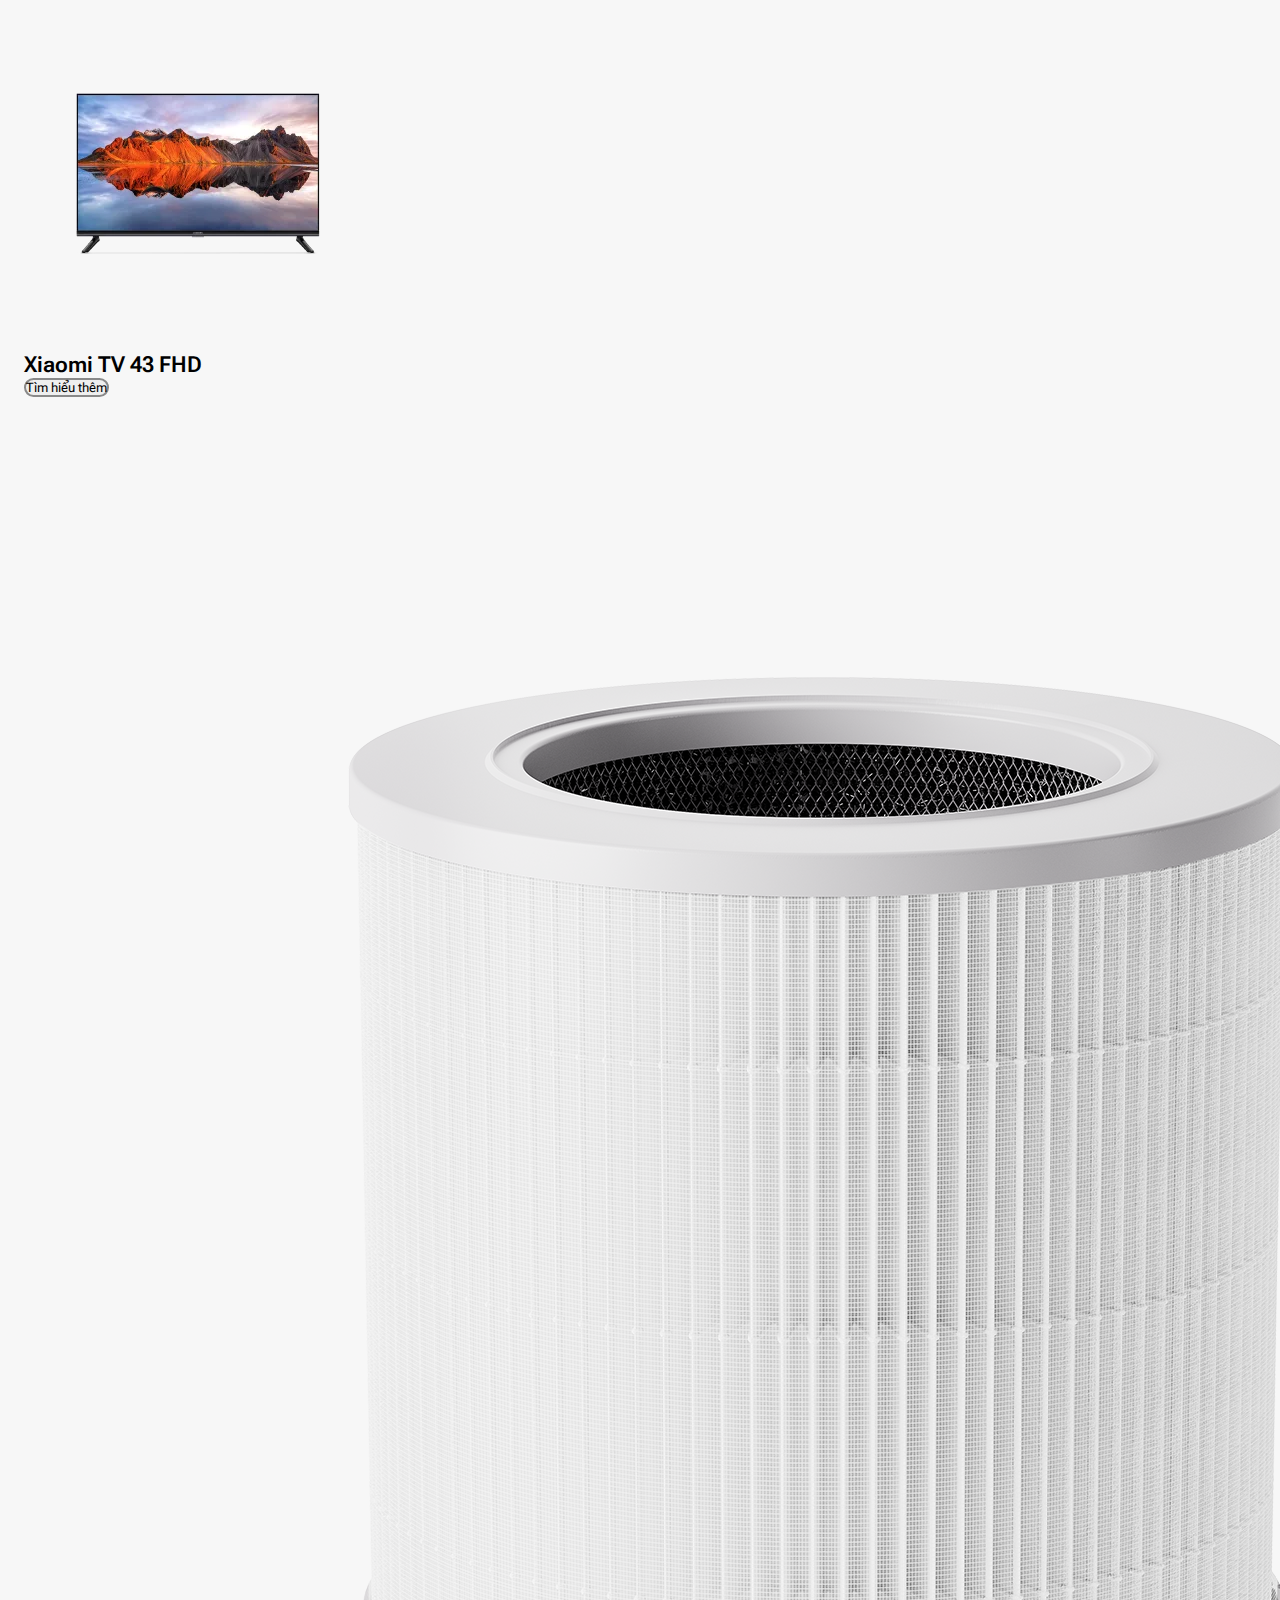
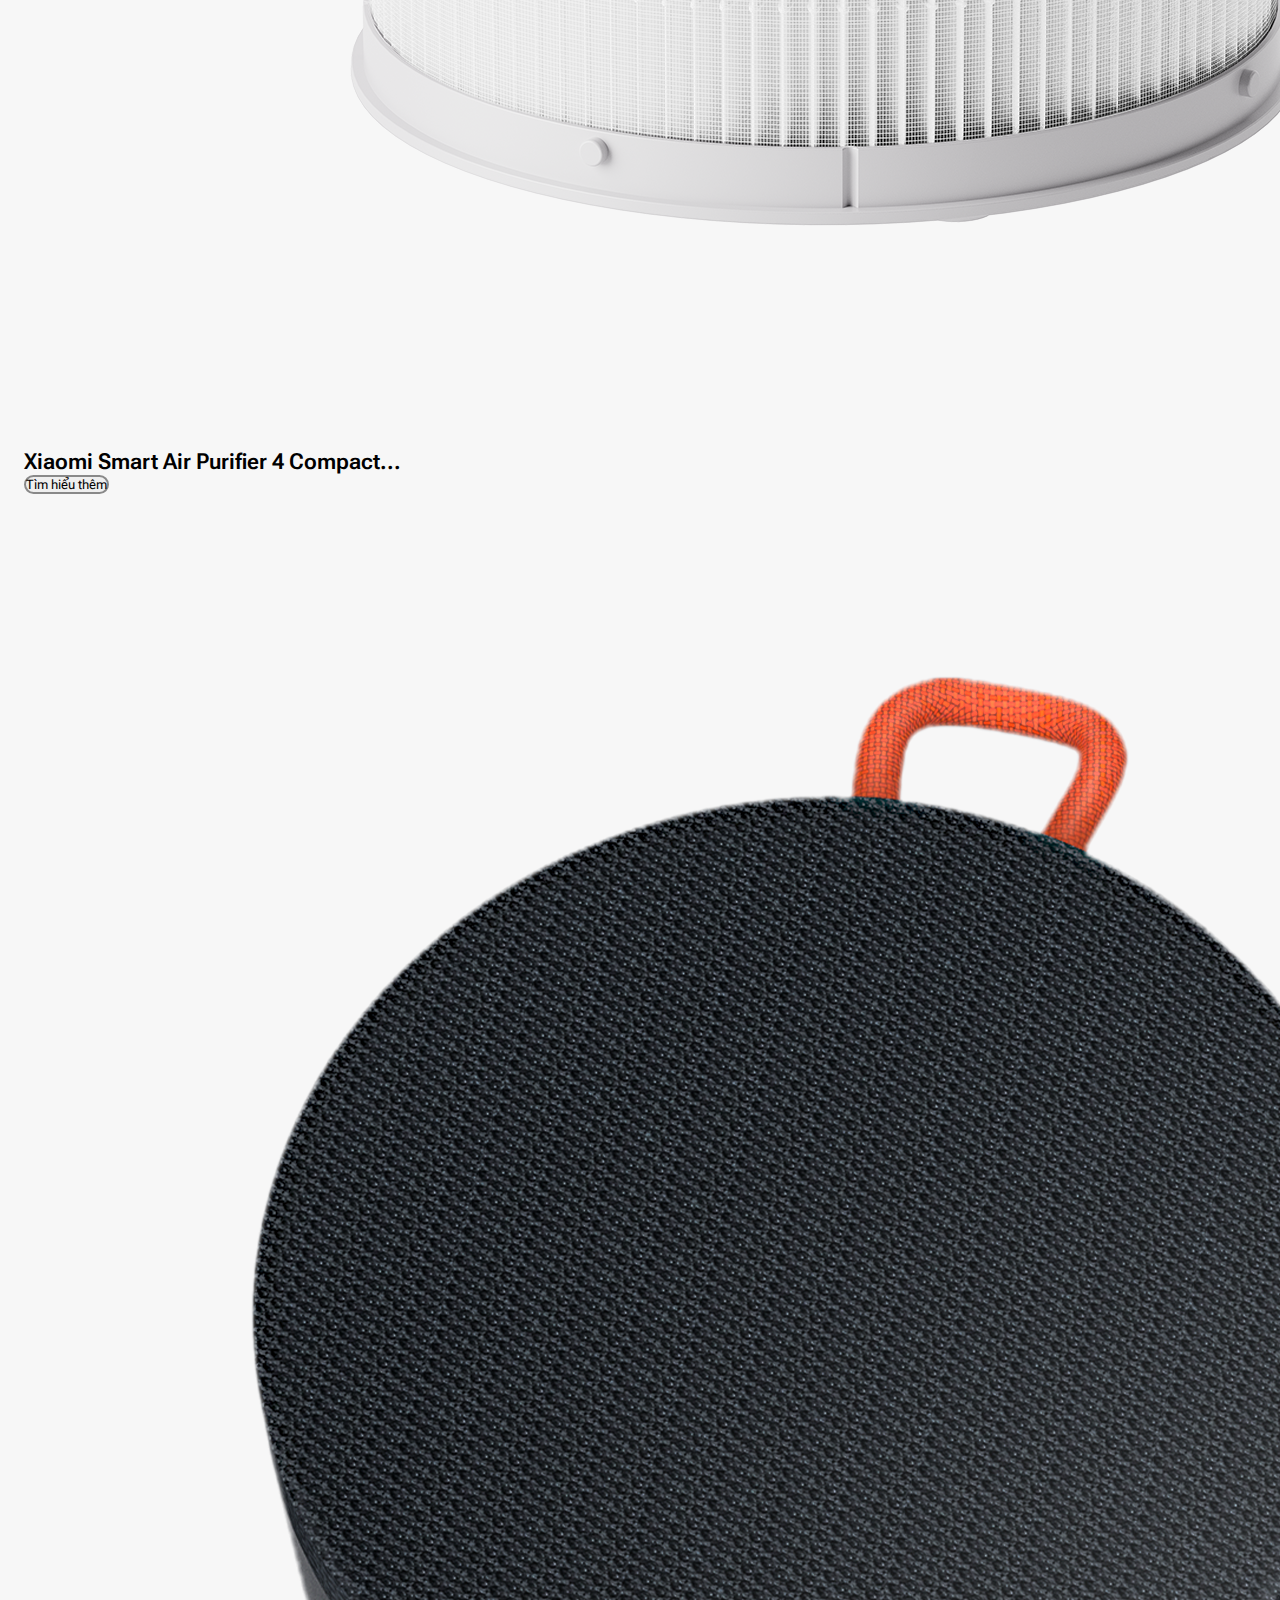
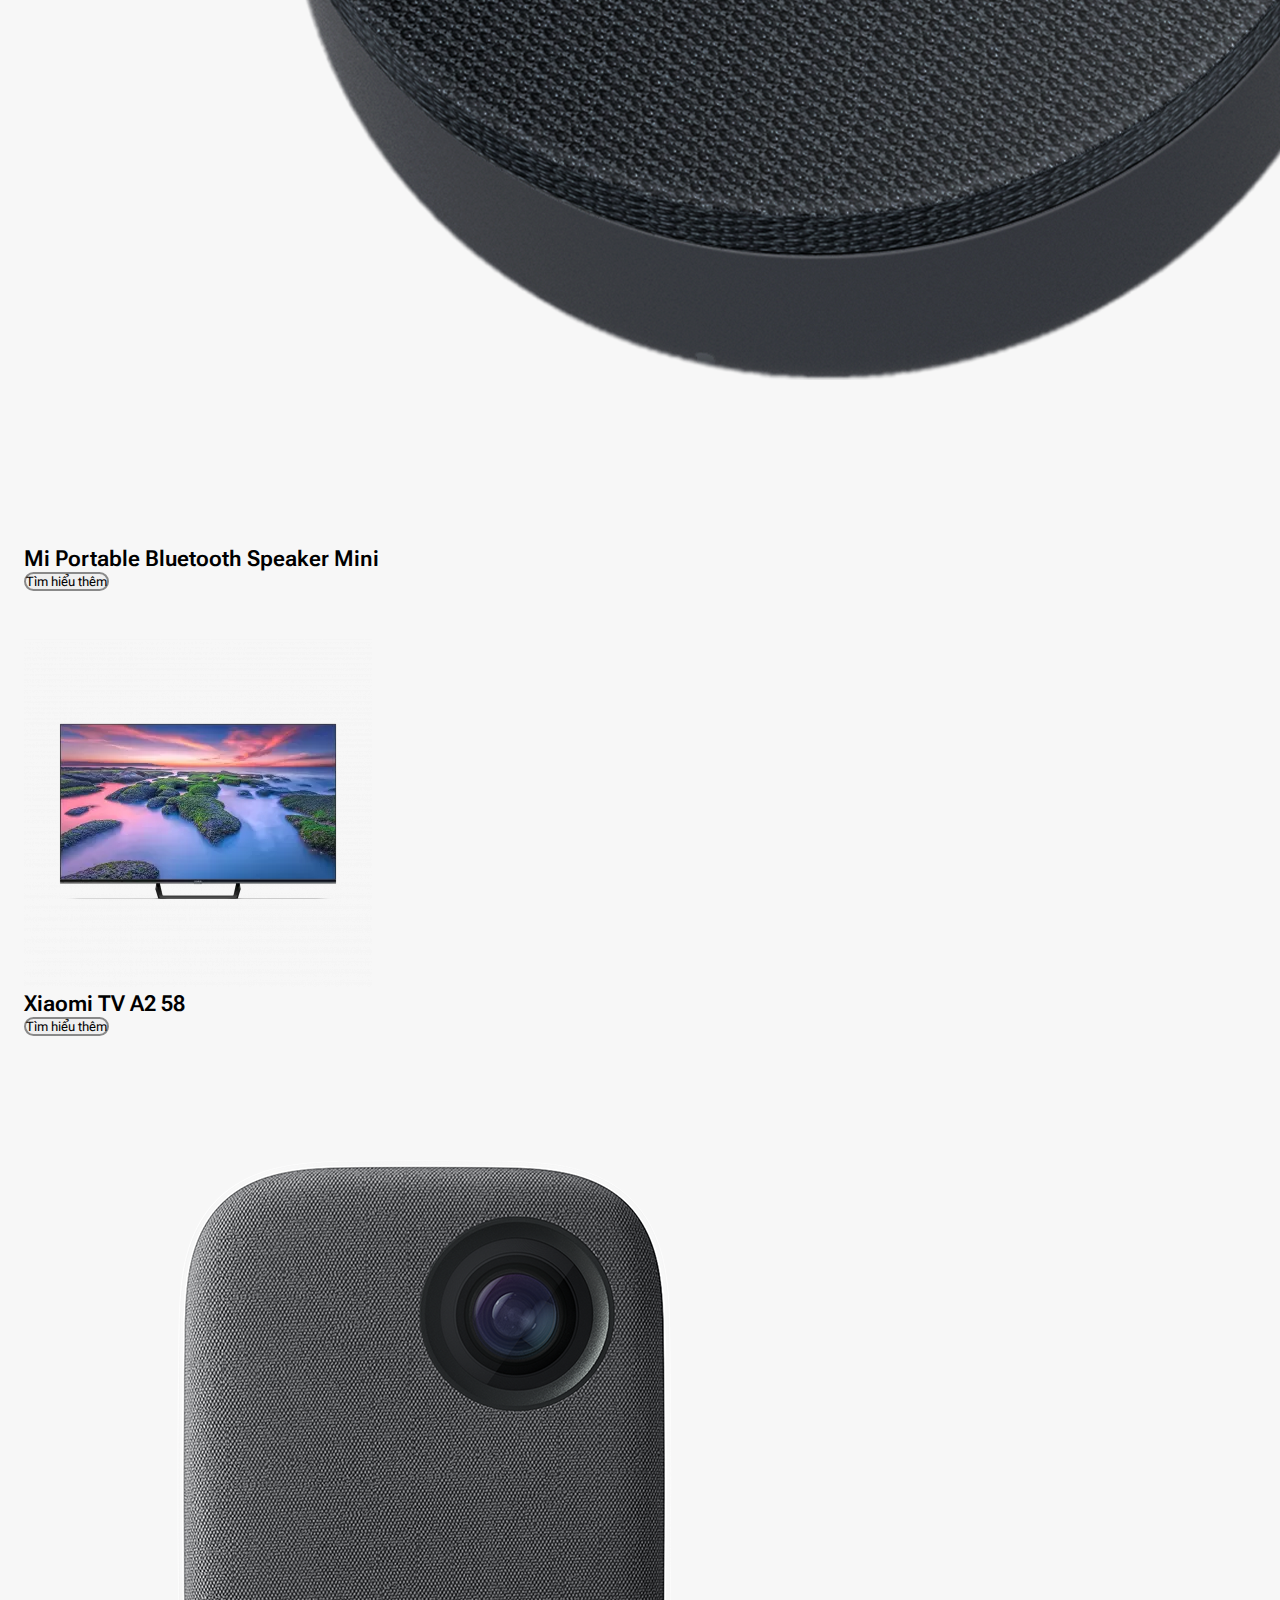
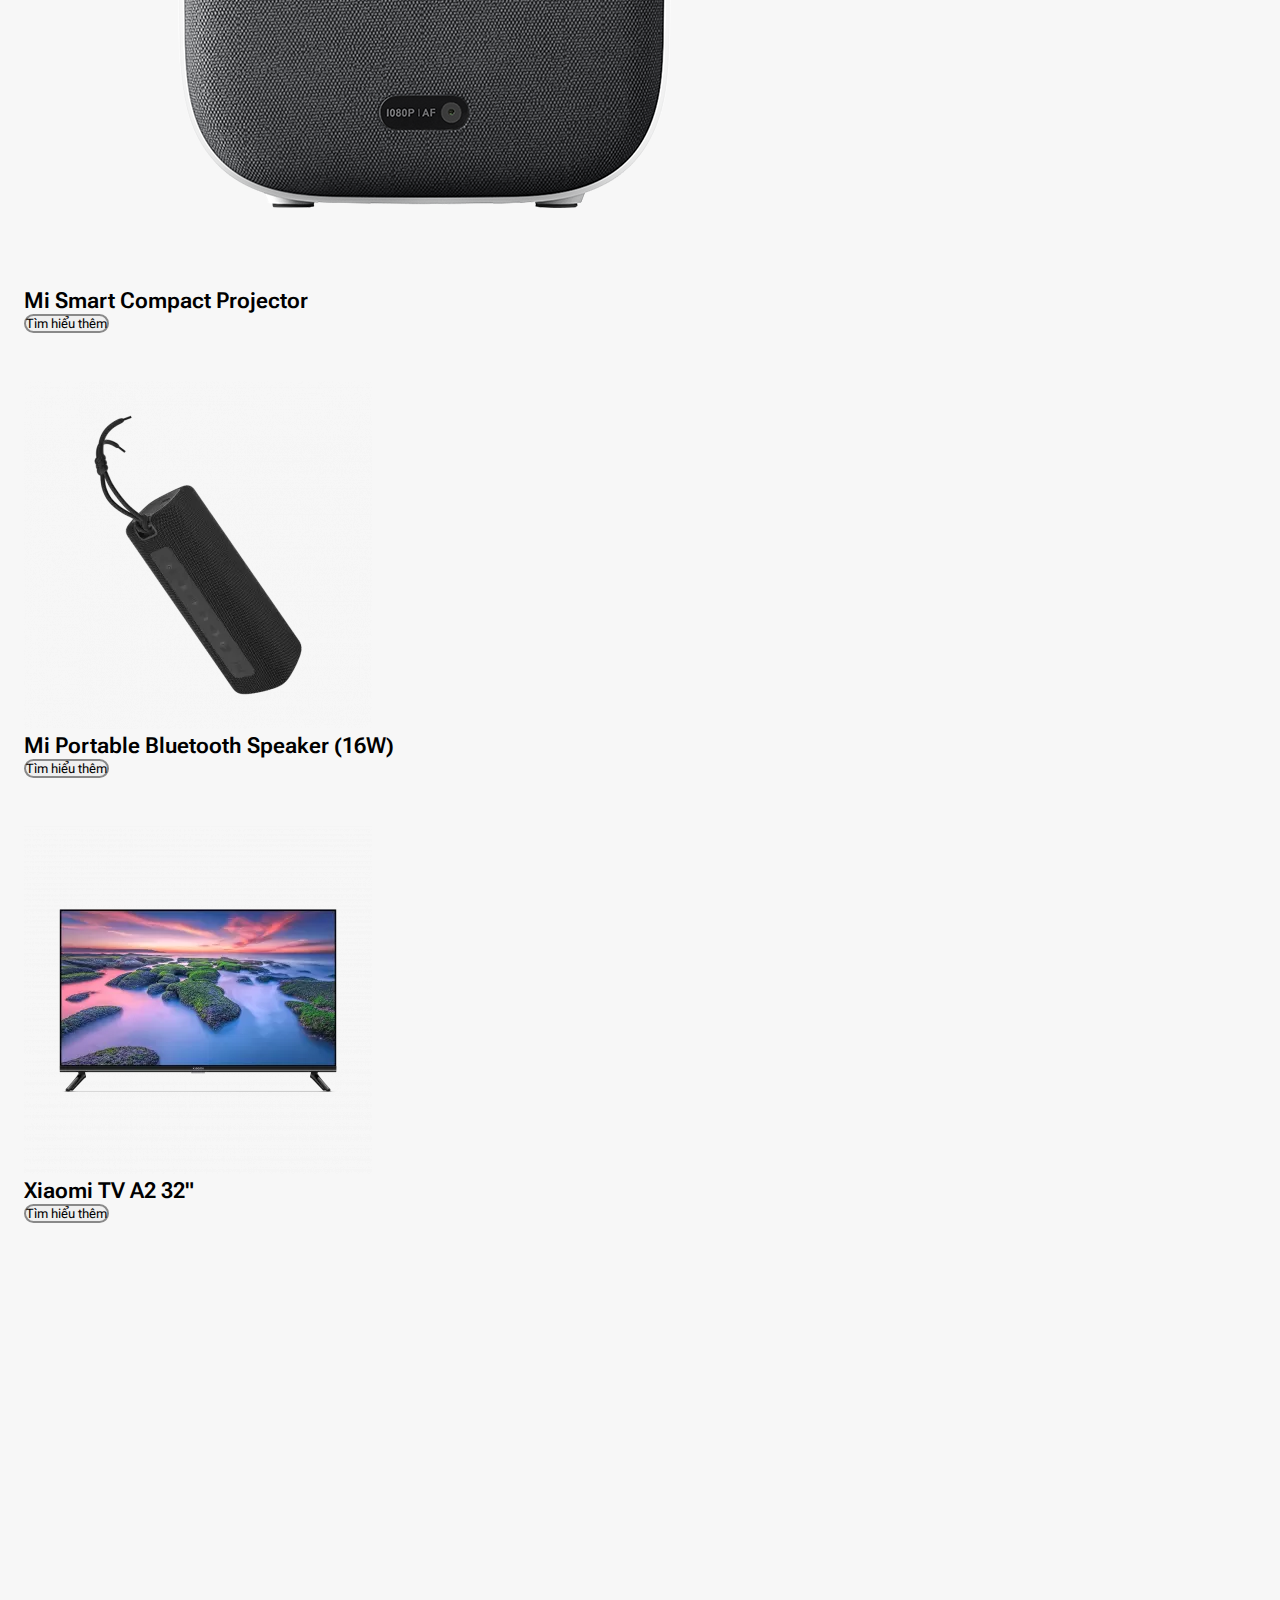
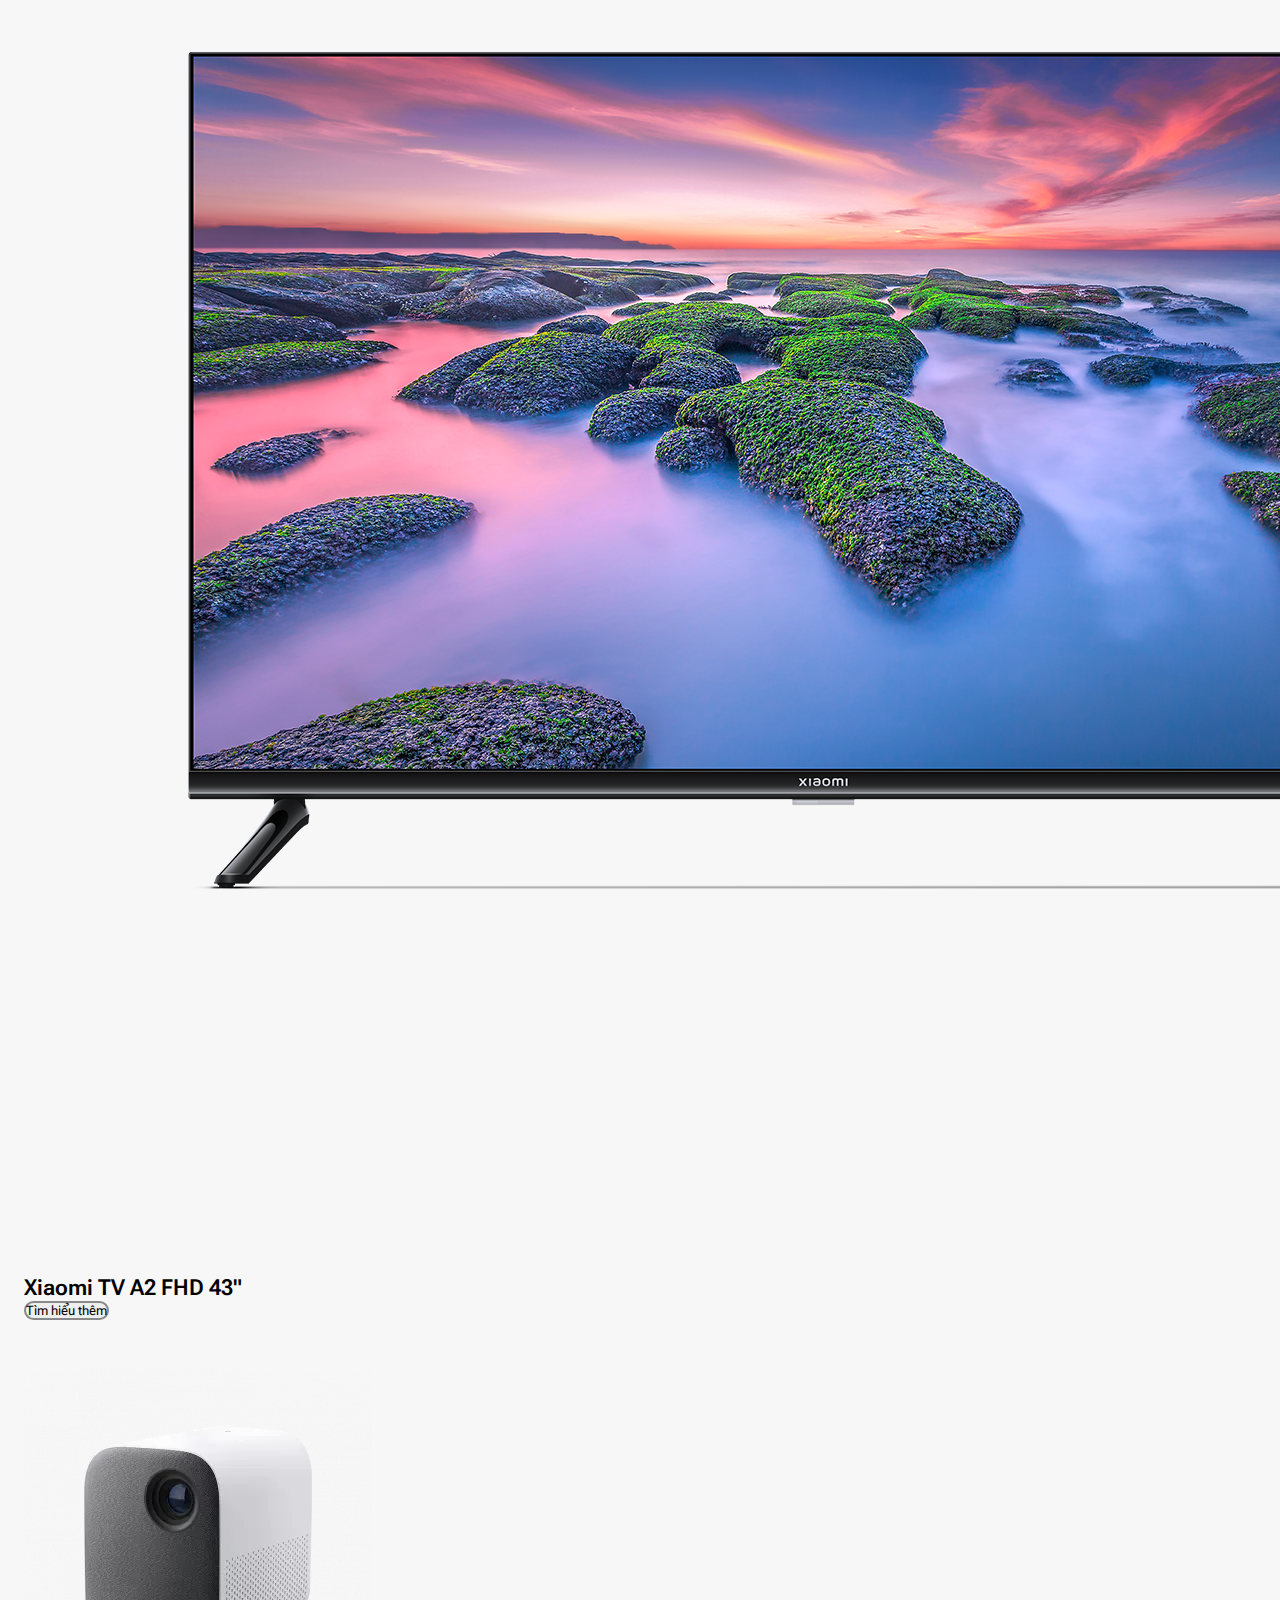
<file: tv.html>
<!DOCTYPE html>
<html lang="en">
<head>
    <meta charset="UTF-8">
    <meta name="viewport" content="width=device-width, initial-scale=1.0">
    <title>Document</title>
    <link rel="stylesheet" href="assets/css/xiaomi.css">
    <link rel="stylesheet" href="assets/fonts/fontawesome-free-6.4.2-web/css/all.css">
    <!--[if lt IE 9]>
         <script> src = "https://cdnjs.cloudflare.com/ajax/libs/respond.js/1.3.0/respond.min.js"</script>
    <![endif]-->
    <link href="https://cdn.jsdelivr.net/npm/bootstrap@5.0.2/dist/css/bootstrap.min.css" rel="stylesheet" integrity="sha384-EVSTQN3/azprG1Anm3QDgpJLIm9Nao0Yz1ztcQTwFspd3yD65VohhpuuCOmLASjC" crossorigin="anonymous">
    <script src="https://cdn.jsdelivr.net/npm/bootstrap@5.0.2/dist/js/bootstrap.bundle.min.js" integrity="sha384-MrcW6ZMFYlzcLA8Nl+NtUVF0sA7MsXsP1UyJoMp4YLEuNSfAP+JcXn/tWtIaxVXM" crossorigin="anonymous"></script>
    <script src="main.js"></script>
    <script src="https://code.jquery.com/jquery-2.2.4.js"></script>
    
    
</head>
<body>  
    <div id="wrapper">
        <div id="lopphu" onclick="closea()"></div>
            <div id="search-modal">
                <div class="search-base">
                    <div class="search-base_container">
                        <div class="search-bar" >
                                <i class="fa-solid fa-magnifying-glass"></i>
                                <input class="search" type="text"  placeholder="Tìm kiếm">
                        </div>
                    </div>
                </div>
            </div>
        </div>
        <script>
            const closea =( )=>{
                var x=document.getElementById("search-modal");
                    x.style.display = "none";
                    var y = document.getElementById("lopphu")
                    y.style.display = "none";
            }
            function Search(){
                var x=document.getElementById("search-modal");
                    x.style.display = "block";
                    var y = document.getElementById("lopphu")
                    y.style.display = "block";
                }
        </script>
        <div id="header">
            <div id="logo">
                <a class="logo_link"  href="http://127.0.0.1:5500/" >
                    <img class="image_change" src="assets/img/Xiaomi-Logo-PNG.png" alt="Home"> 
                </a> 
            </div>
            <div class="menu menu1">     
                <ul id="nav">
                        <li class="Phone">
                            <a href="product.html">Điện Thoại</a>
                                        <ul class="submenu-list">
                                            <div class="subnav">
                                                <li><a href="xiaomi.html"><img class="Xiaomi" src="assets/img/Xiaomi-logo.png" alt=""></a></li>
                                                <li><a href="redmi.html"><img class="Redmi" src="assets/img/Redmi_by_Xiaomi_Logo.svg.png" alt=""></a></li>
                                            </div>
                                        </ul>  
                        </li>
                        <li class="Tivi">
                            <a href="">Nhà Thông Minh</a>
                                <div class="submenu-list2">
                                    <a class="Tivi" href="tv.html">
                                        <i class="fa-solid fa-tv"></i> 
                                        <p class="tvlogo">TV & Phương Tiện</p>
                                    </a> 
                                </div>
                        </li>
                </ul>
            </div>
            <div id="separator"></div>
            <div class="menu menu2">
                <ul class="nav-item">
                    <li> <a href="help.html">HỖ TRỢ</a> </li>
                </ul>
                <ul class="nav-group">
                    <li class="search-icon" onclick="Search()"></a><i class="fa-solid fa-magnifying-glass"></i></li>
                    <li><a class="user-icon" href="login.html"><i class="fa-regular fa-user"></i></a>
                </ul>
            </div>    
            <nav class="navbar navbar-expand-md d-md-none navbar-light bg-light ">
                <button class="navbar-toggler position-absolute" type="button" data-bs-toggle="collapse" data-bs-target="#navbarSupportedContent" aria-controls="navbarSupportedContent" aria-expanded="false" aria-label="Toggle navigation">
                    <span class="navbar-toggler-icon"></span>
                </button>
                <div class="collapse navbar-collapse bg-light" id="navbarSupportedContent">
                        <ul class="navbar-nav me-auto mb-2 mb-lg-0">
                        <li class="nav-item">
                            <a class="nav-link" href="loginmb.html" >Đăng Nhập</a>
                        </li>
                        <li class="nav-item dropdown">
                            <a class="nav-link dropdown-toggle" href="#" id="navbarDropdown" role="button" data-bs-toggle="dropdown" aria-expanded="false">
                            Điện thoại
                            </a>
                            <ul class="dropdown-menu" aria-labelledby="navbarDropdown">
                            <li><a class="dropdown-item" href="xiaomi.html">Xiaomi</a></li>
                            <li><a class="dropdown-item" href="redmi.html">Redmi</a></li>
                            </ul>
                        </li>
                        <li class="nav-item dropdown2">
                            <a class="nav-link dropdown-toggle" href="#" id="navbarDropdown" role="button" data-bs-toggle="dropdown" aria-expanded="false">
                            Nhà thông minh
                            </a>
                            <ul class="dropdown-menu" aria-labelledby="navbarDropdown">
                            <li><a class="dropdown-item" href="tv.html">Tivi & Phương tiện</a></li>
                            </ul>
                        </li>
                        <li class="nav-item">
                            <a class="nav-link" href="#" >HỖ TRỢ</a>
                        </li>
                        </ul>
                        <form class="d-flex">
                        <input class="form-control me-2" type="search" placeholder="Search" aria-label="Search">
                        <button class="btn btn-outline-success" type="submit">Search</button>
                        </form>
                </div>
            </nav>
        </div>

        <div class="content">
            <div class="filter">
                <div class="title">Tất cả sản phẩm </div>
                <div class="menu">
                    <div class="dropdown">
                        <div>Danh mục</div>
                        <div class="up"><i class="fa-solid fa-chevron-up"></i></div>
                        <div class="down"><i class="fa-solid fa-chevron-down"></i></div>
                    </div>
                    <div class="subnav">
                        <a href="all.html">Tất cả sản phẩm</a>
                        <a  href="xiaomi.html">Dòng Xiaomi</a>
                        <a  href="redmi.html">Dòng Redmi</a>
                        <a style="color: #FC6800;"  href="tv.html">Tv & Phương tiện</a>
                    </div>
                </div>
            </div>
            <div class="container">
                <script>
                    jQuery.fn.extend({
                        setMenu:function () {
                            return this.each(function() {
                                var containermenu = $(this);
                
                                var itemmenu = containermenu.find('.dropdown');
                                itemmenu.click(function () {
                                    var submenuitem = containermenu.find('.subnav');
                                    submenuitem.slideToggle(500);
                
                                });
                
                                $(document).click(function (e) {
                                    if (!containermenu.is(e.target) &&
                                        containermenu.has(e.target).length === 0) {
                                        var isopened =
                                            containermenu.find('.subnav').css("display");
                
                                        if (isopened == 'flex') {
                                            containermenu.find('.subnav').slideToggle(500);
                                        }
                                    }
                                });
                
                
                
                            });
                        },
                
                    });
                
                
                    $('.menu').setMenu();
                </script>
                <div class="row">
                </div>
            </div>
        </div>

        <div id="footer">
            <div class="footer1">
                <div class="help">
                    <li><a href=""><span>HỖ TRỢ</span></a></li>
                    <li><a href="">Hướng dẫn sử dụng</a></li>
                    <a href="">Bảo hành</h4></a>
                    <a href="">Email</a>
                </div>
                <div class="about">
                    <a href=""><span>GIỚI THIỆU</span></a>
                    <a href="">Xiaomi</a>
                    <a href="">Chính sách riêng tư</a>
                    <a href="">MIUI</a>
                </div>
            </div>
            <div class="follow">
                <div class="row1">
                    <a href="" class="MIfollow"><span>THEO DÕI MI</span></a>
                    <li class="brandicons">
                        <a href=""><i class="fa-brands fa-square-facebook"></i></a>
                        <a href=""><i class="fa-brands fa-youtube"></i></a>
                        <a href=""><i class="fa-brands fa-twitter"></i></a>
                    </li>
                </div>
                <div class="row2">
                    <a><span>HÃY ĐỂ CHÚNG TÔI LIÊN LẠC VỚI BẠN</span></a>
                    <li><input type="text" placeholder="Email/số điện thoại"></li>
                </div>
            </div>
            <div class="endline"></div> 
        </div>
    </div>
    <script src="others.js"></script>
</body>
</html>
</file>
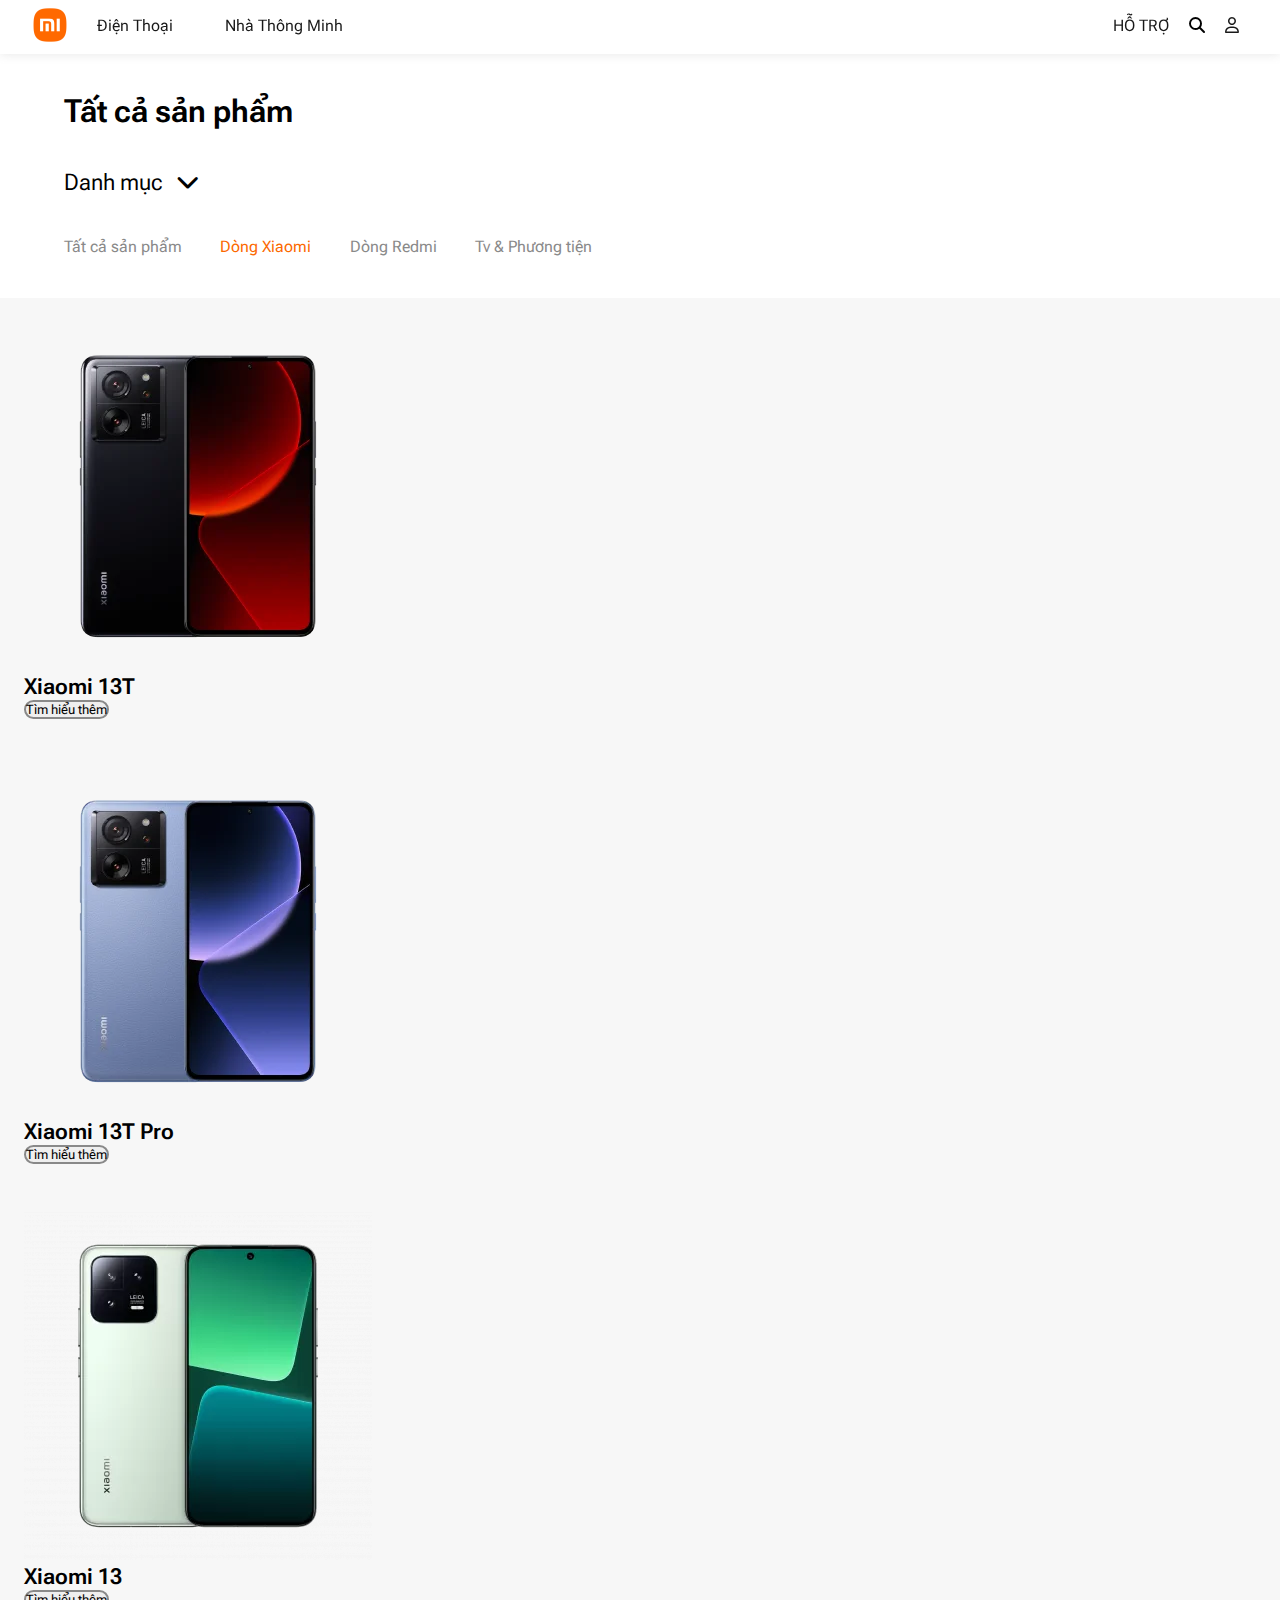
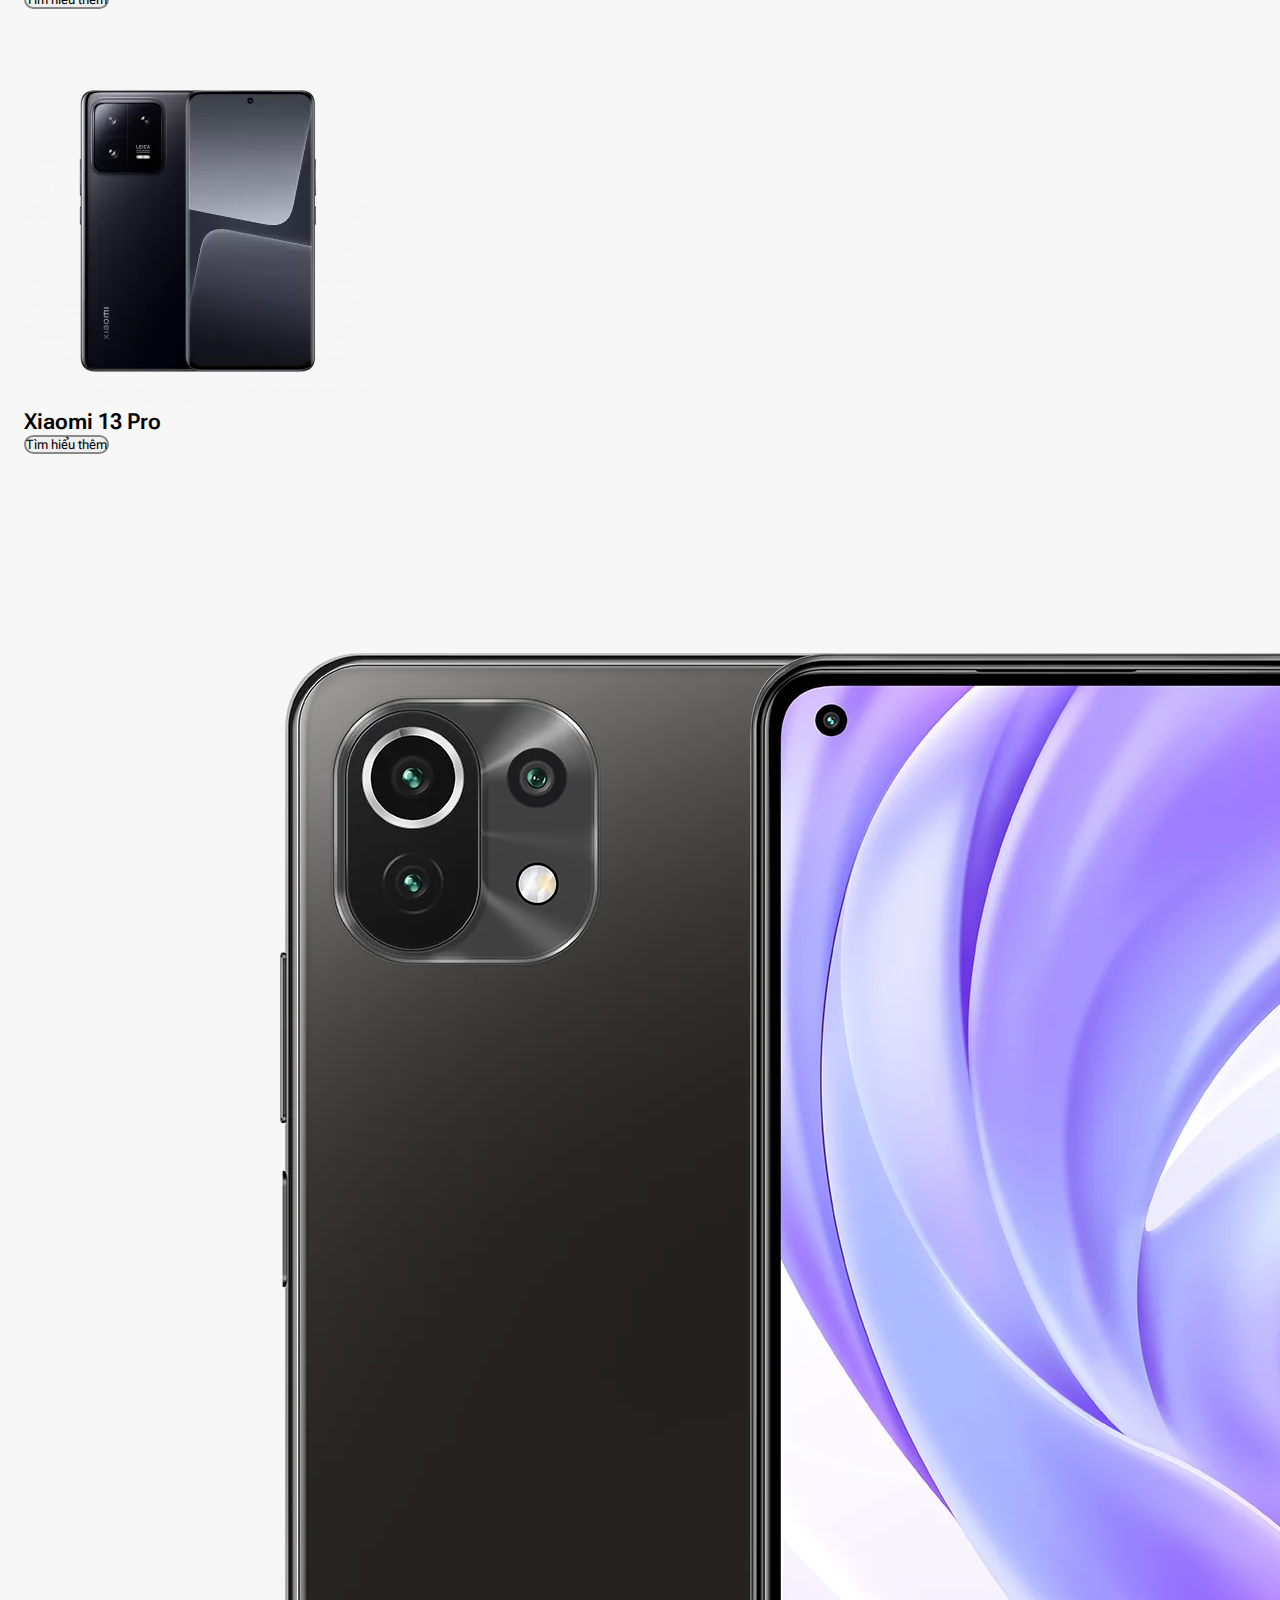
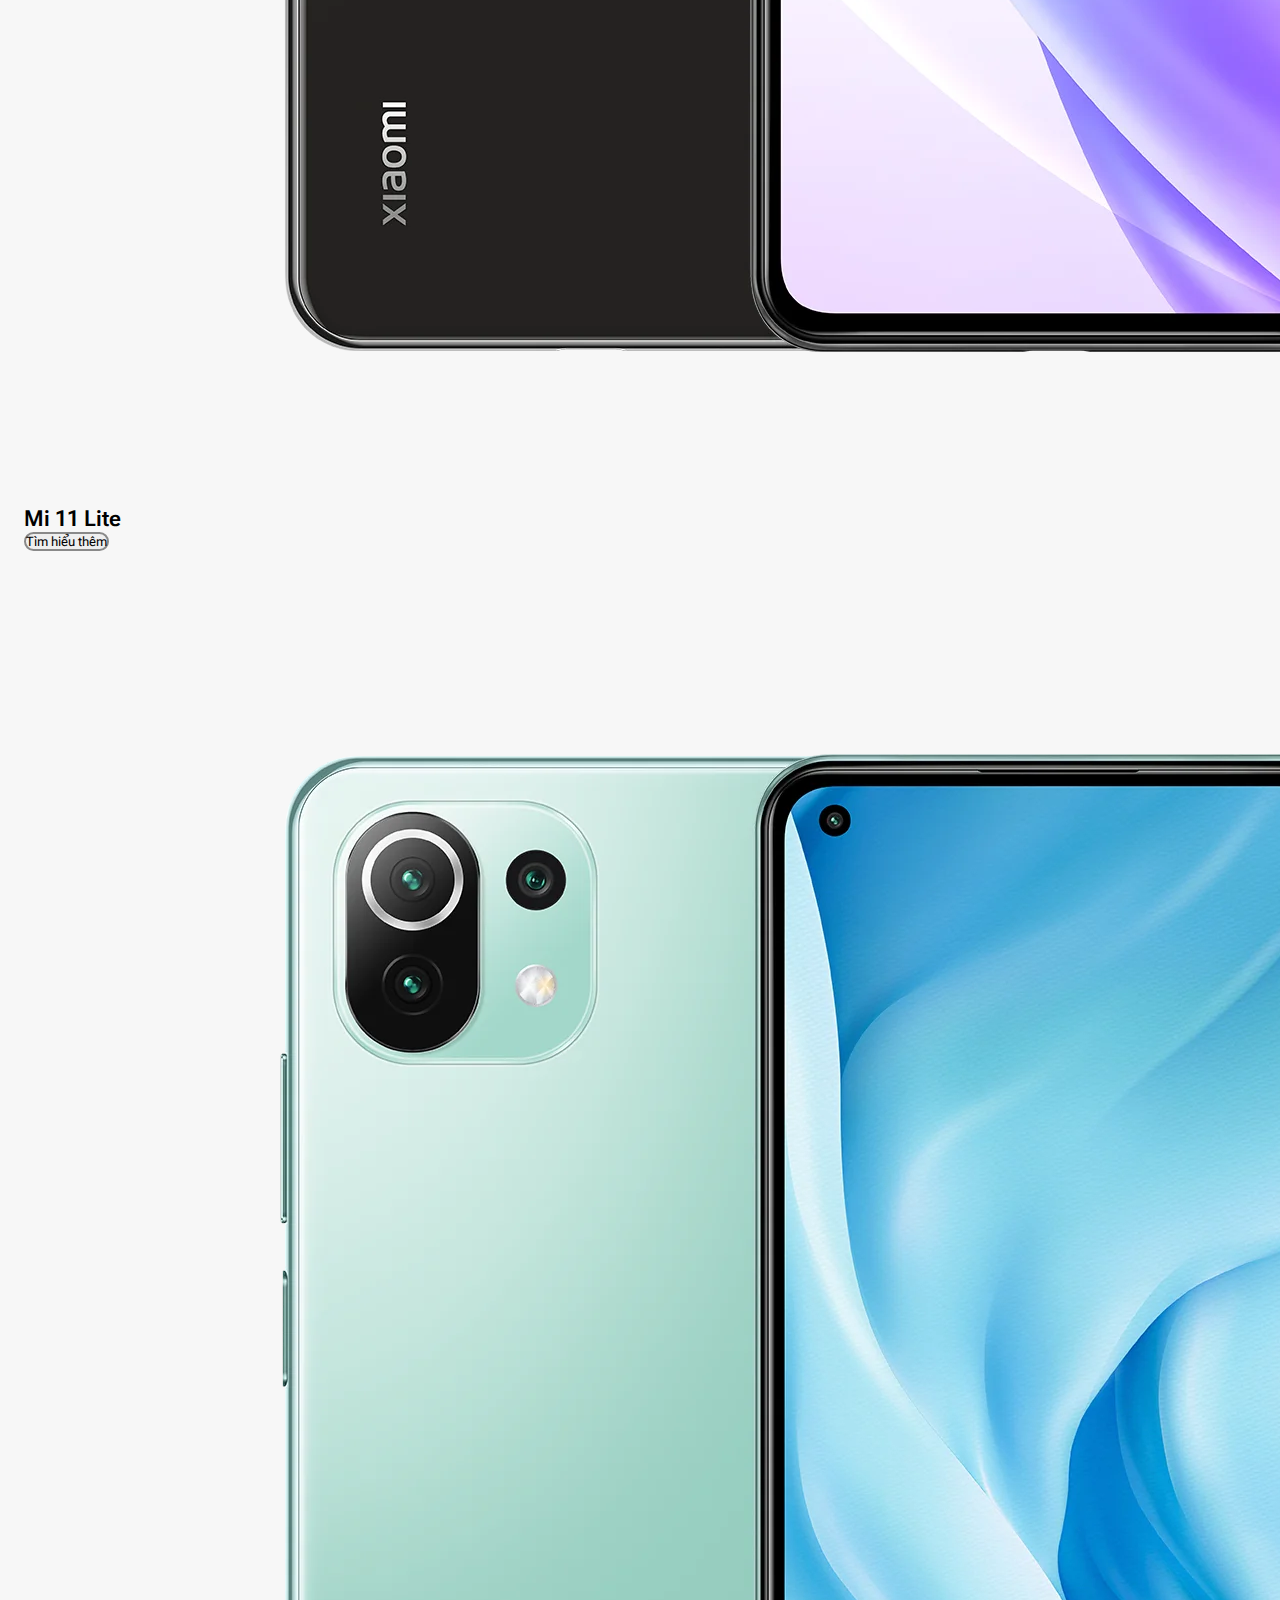
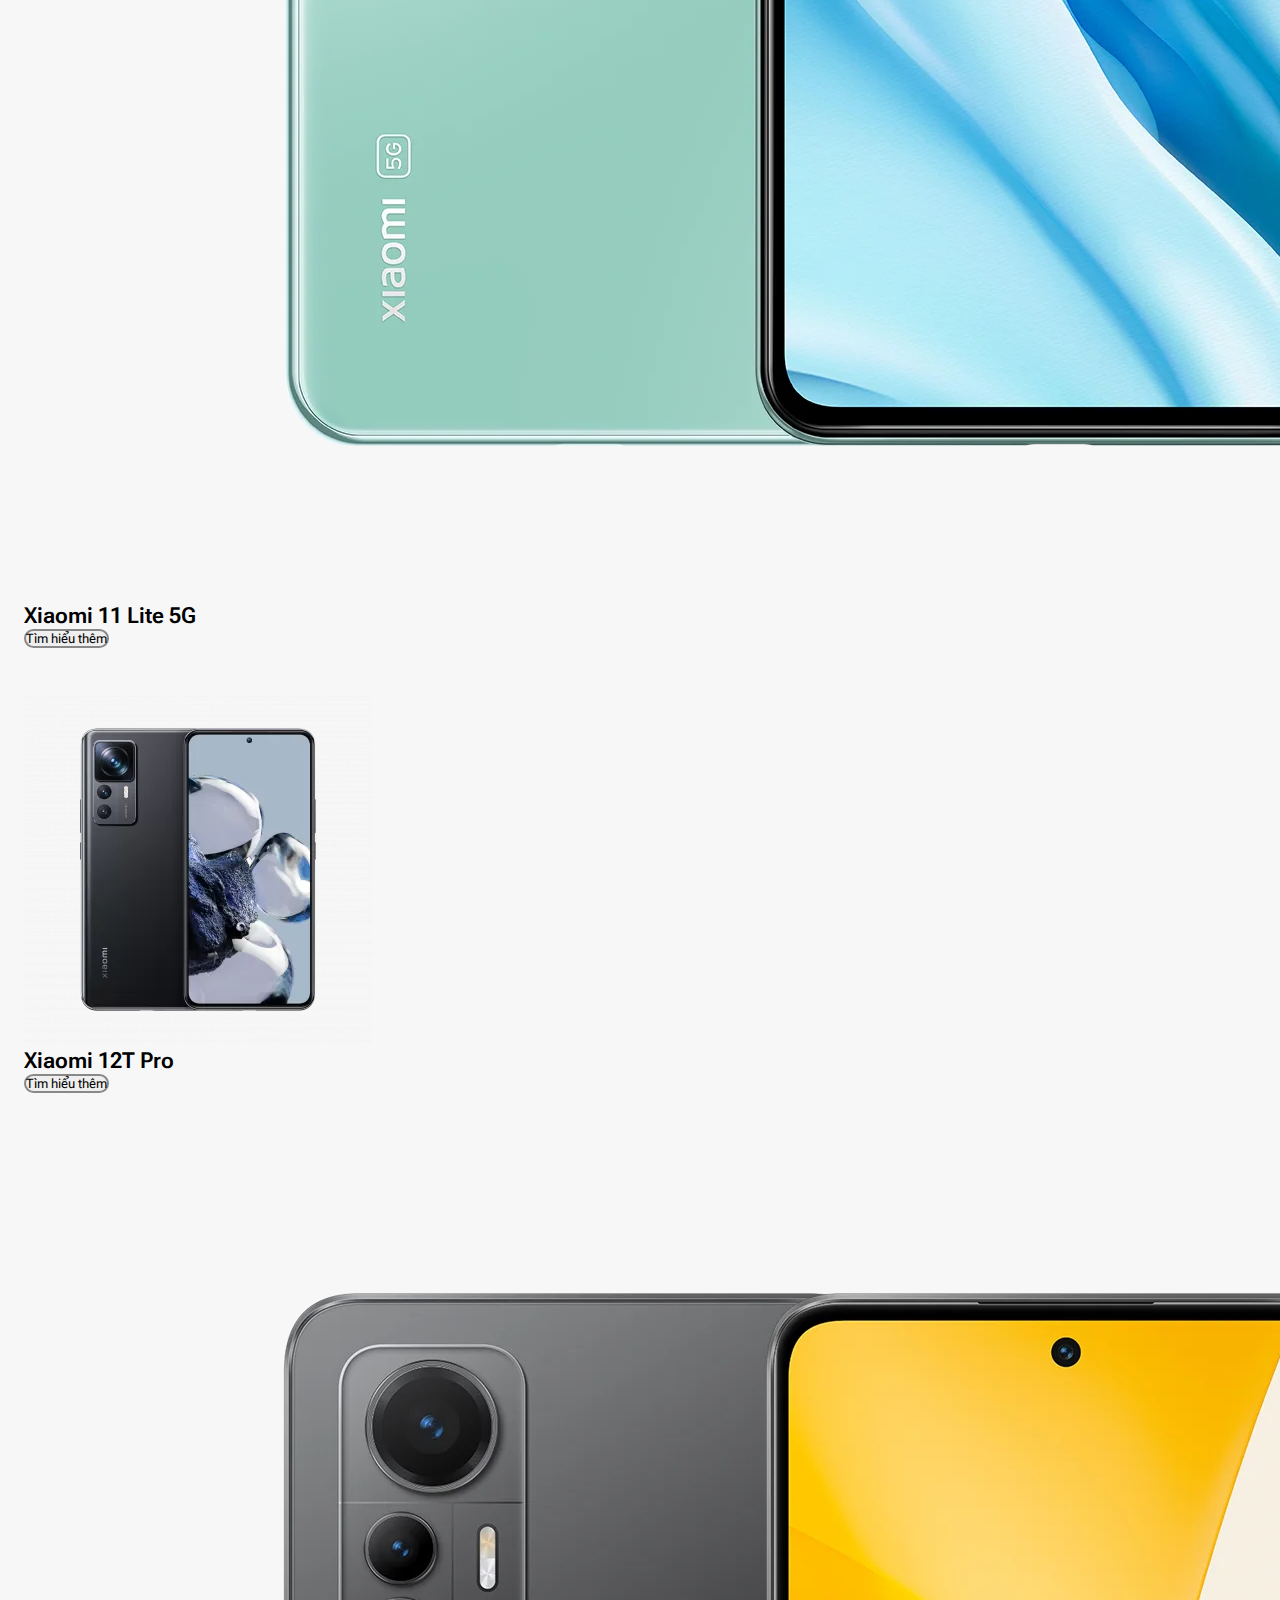
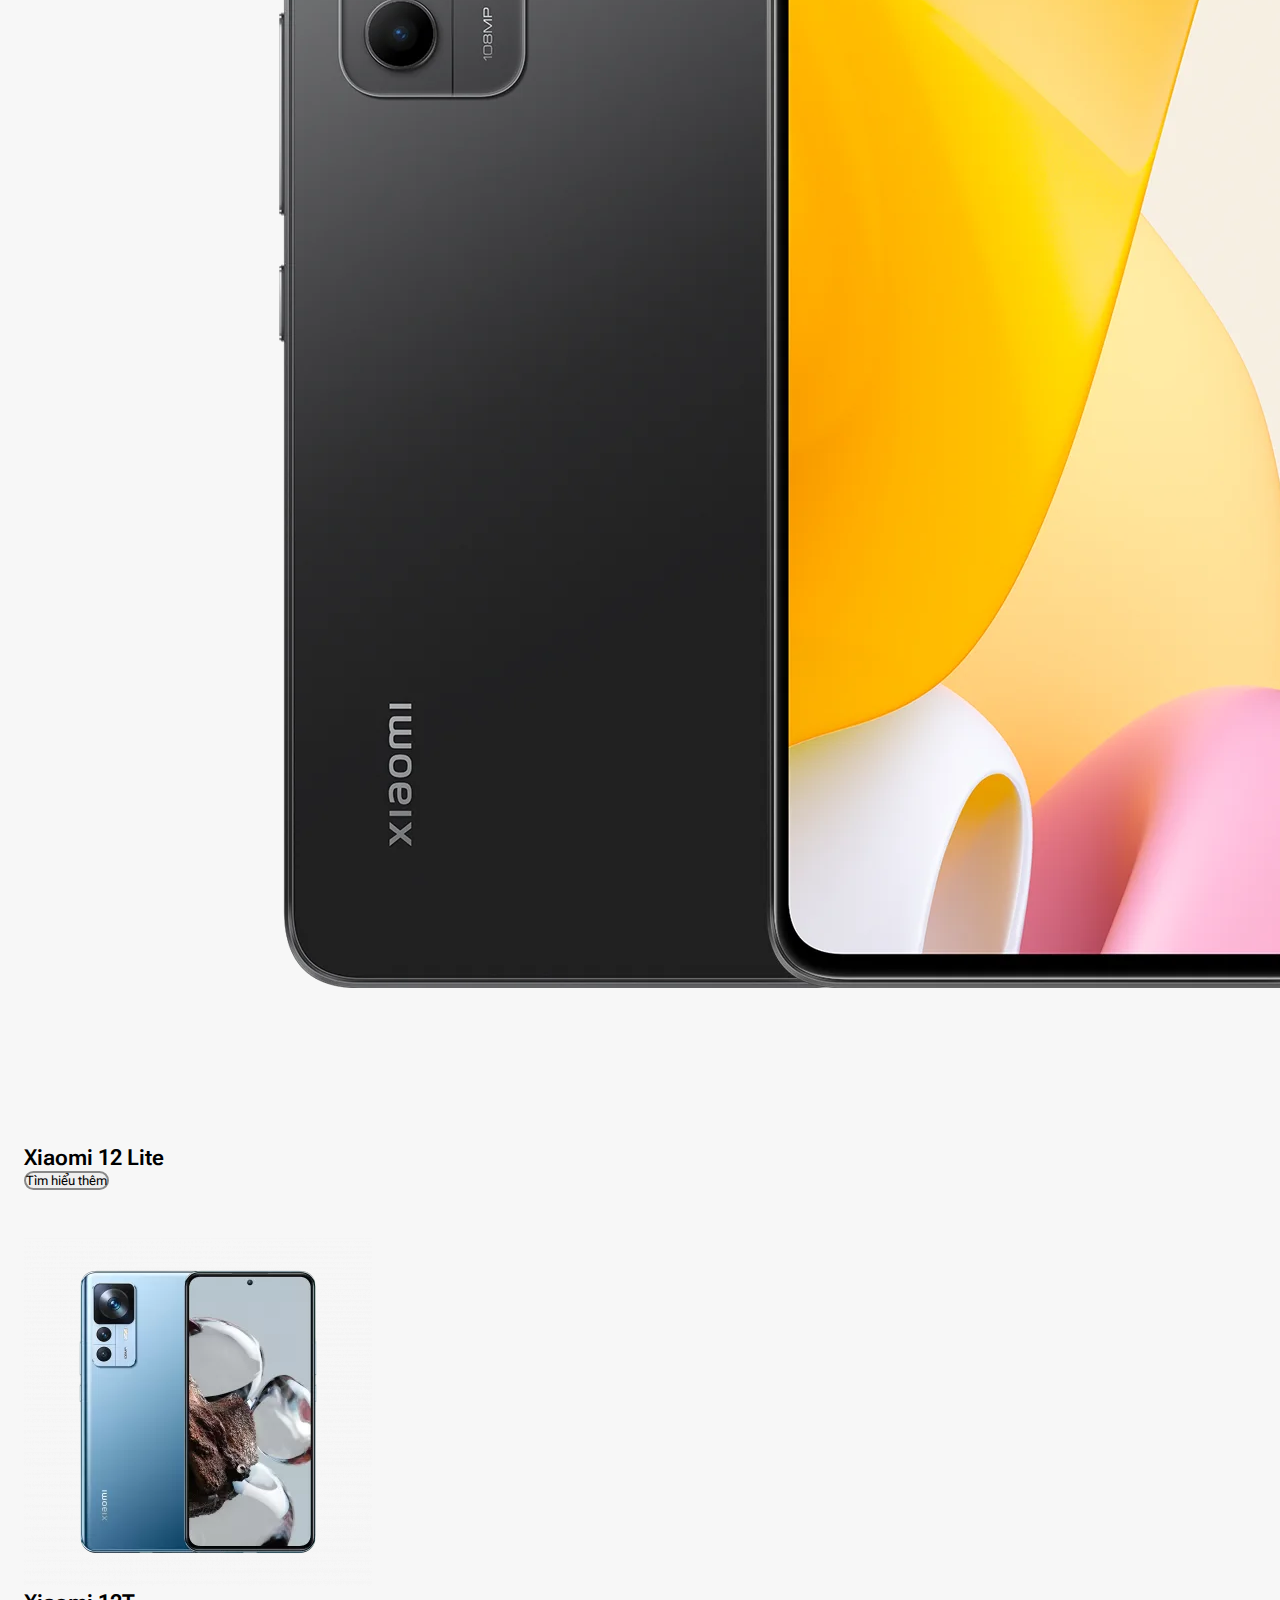
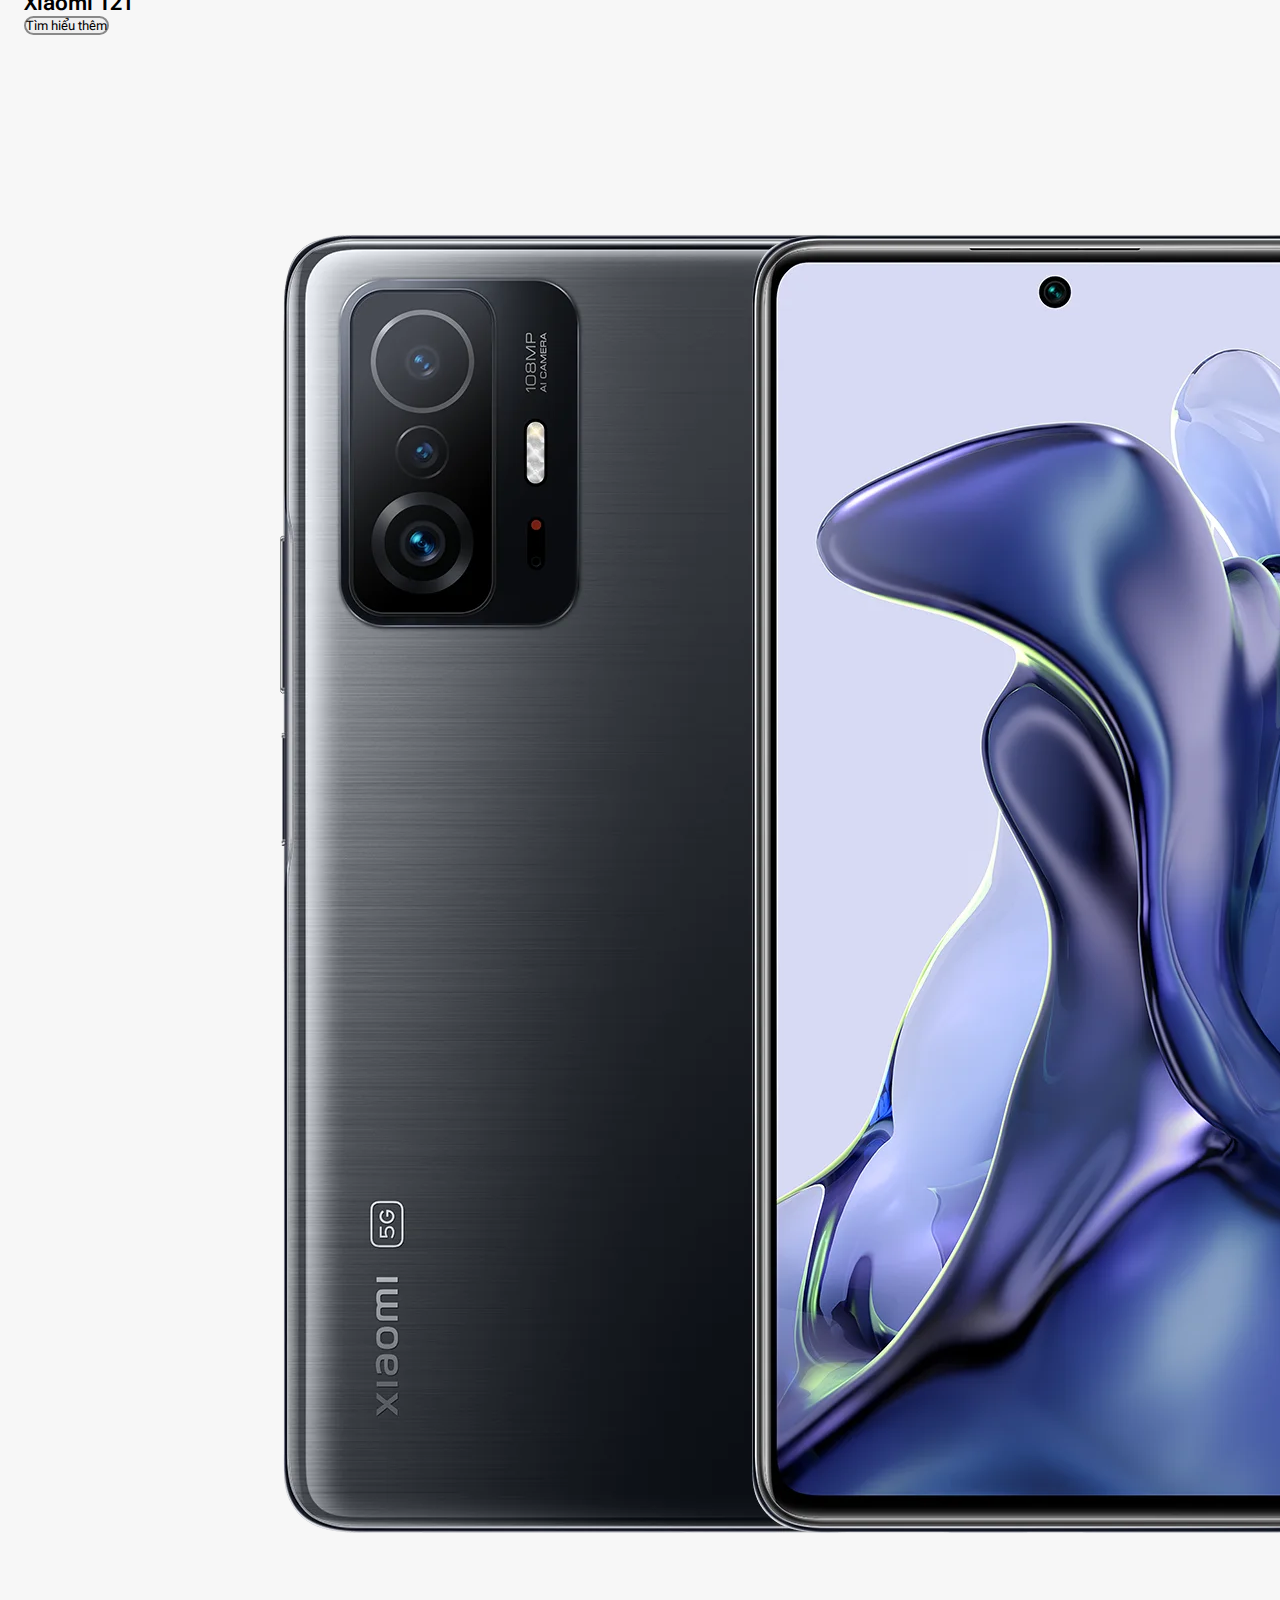
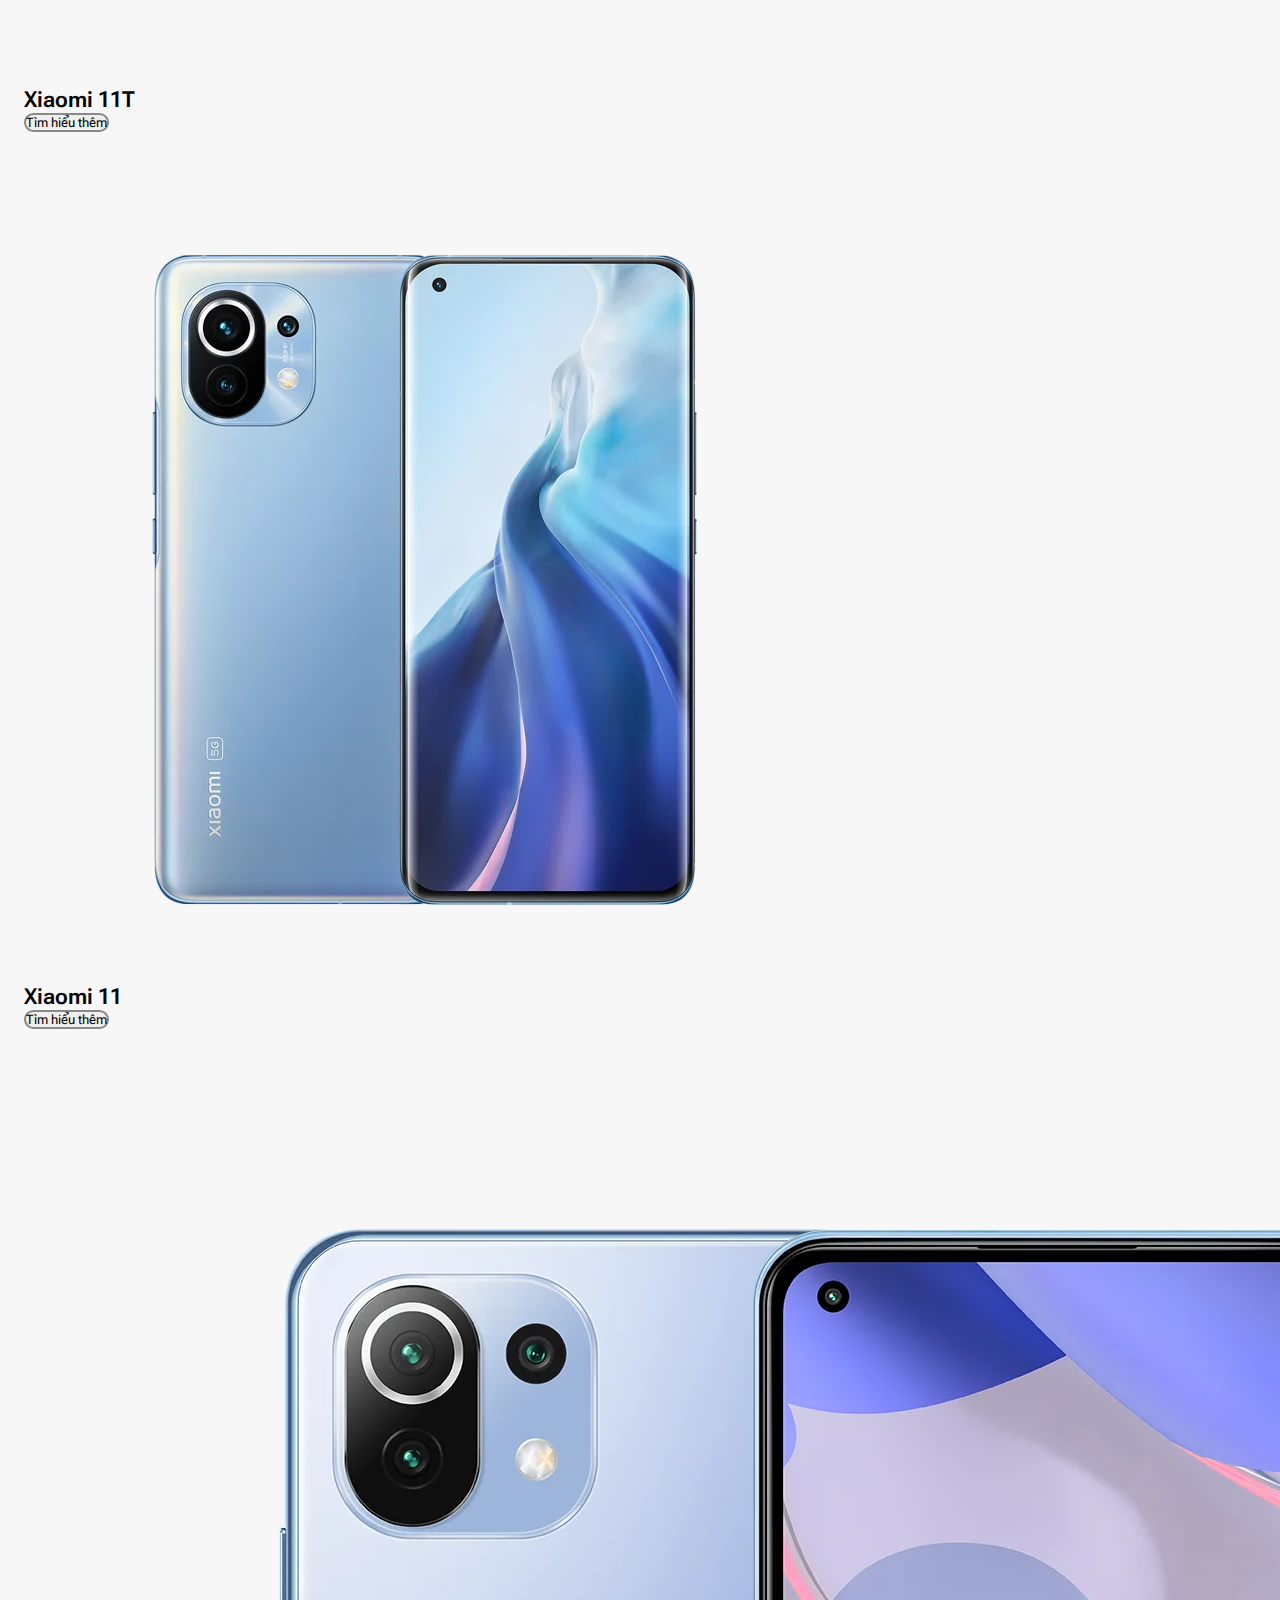
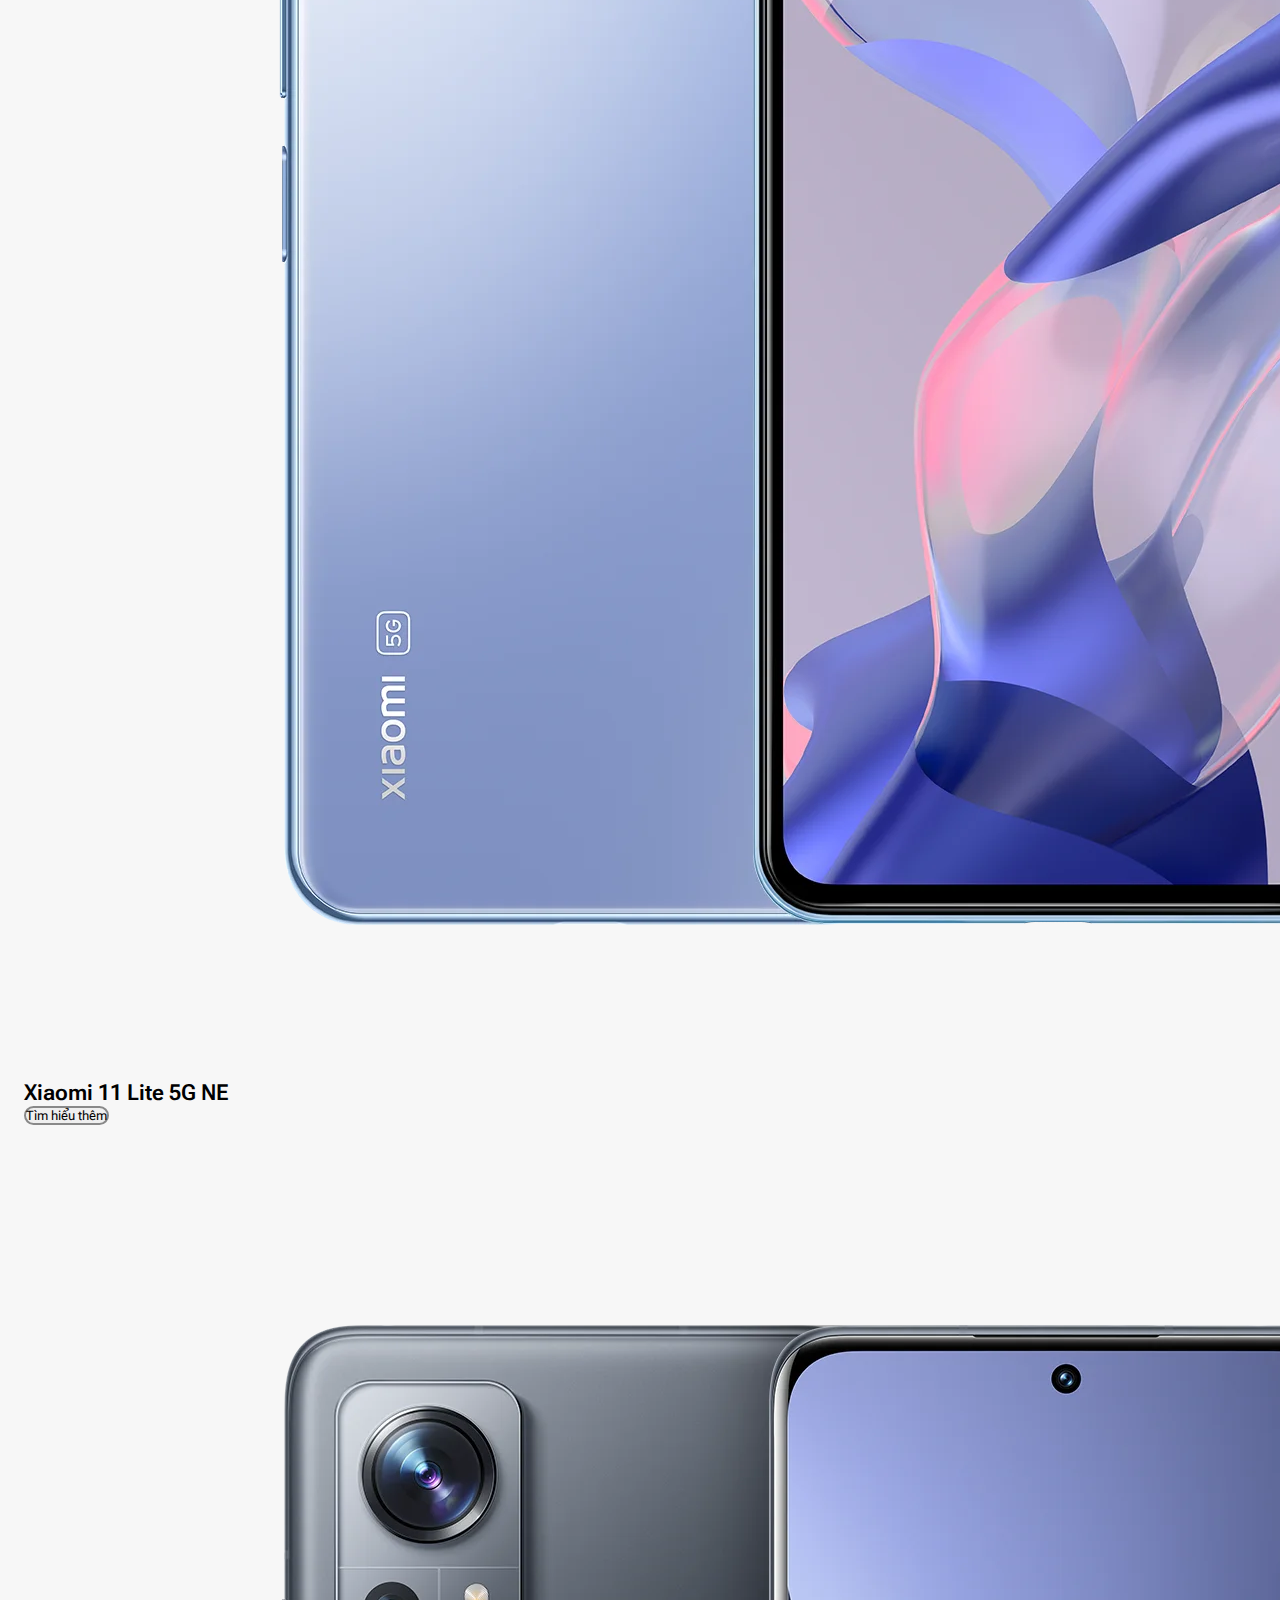
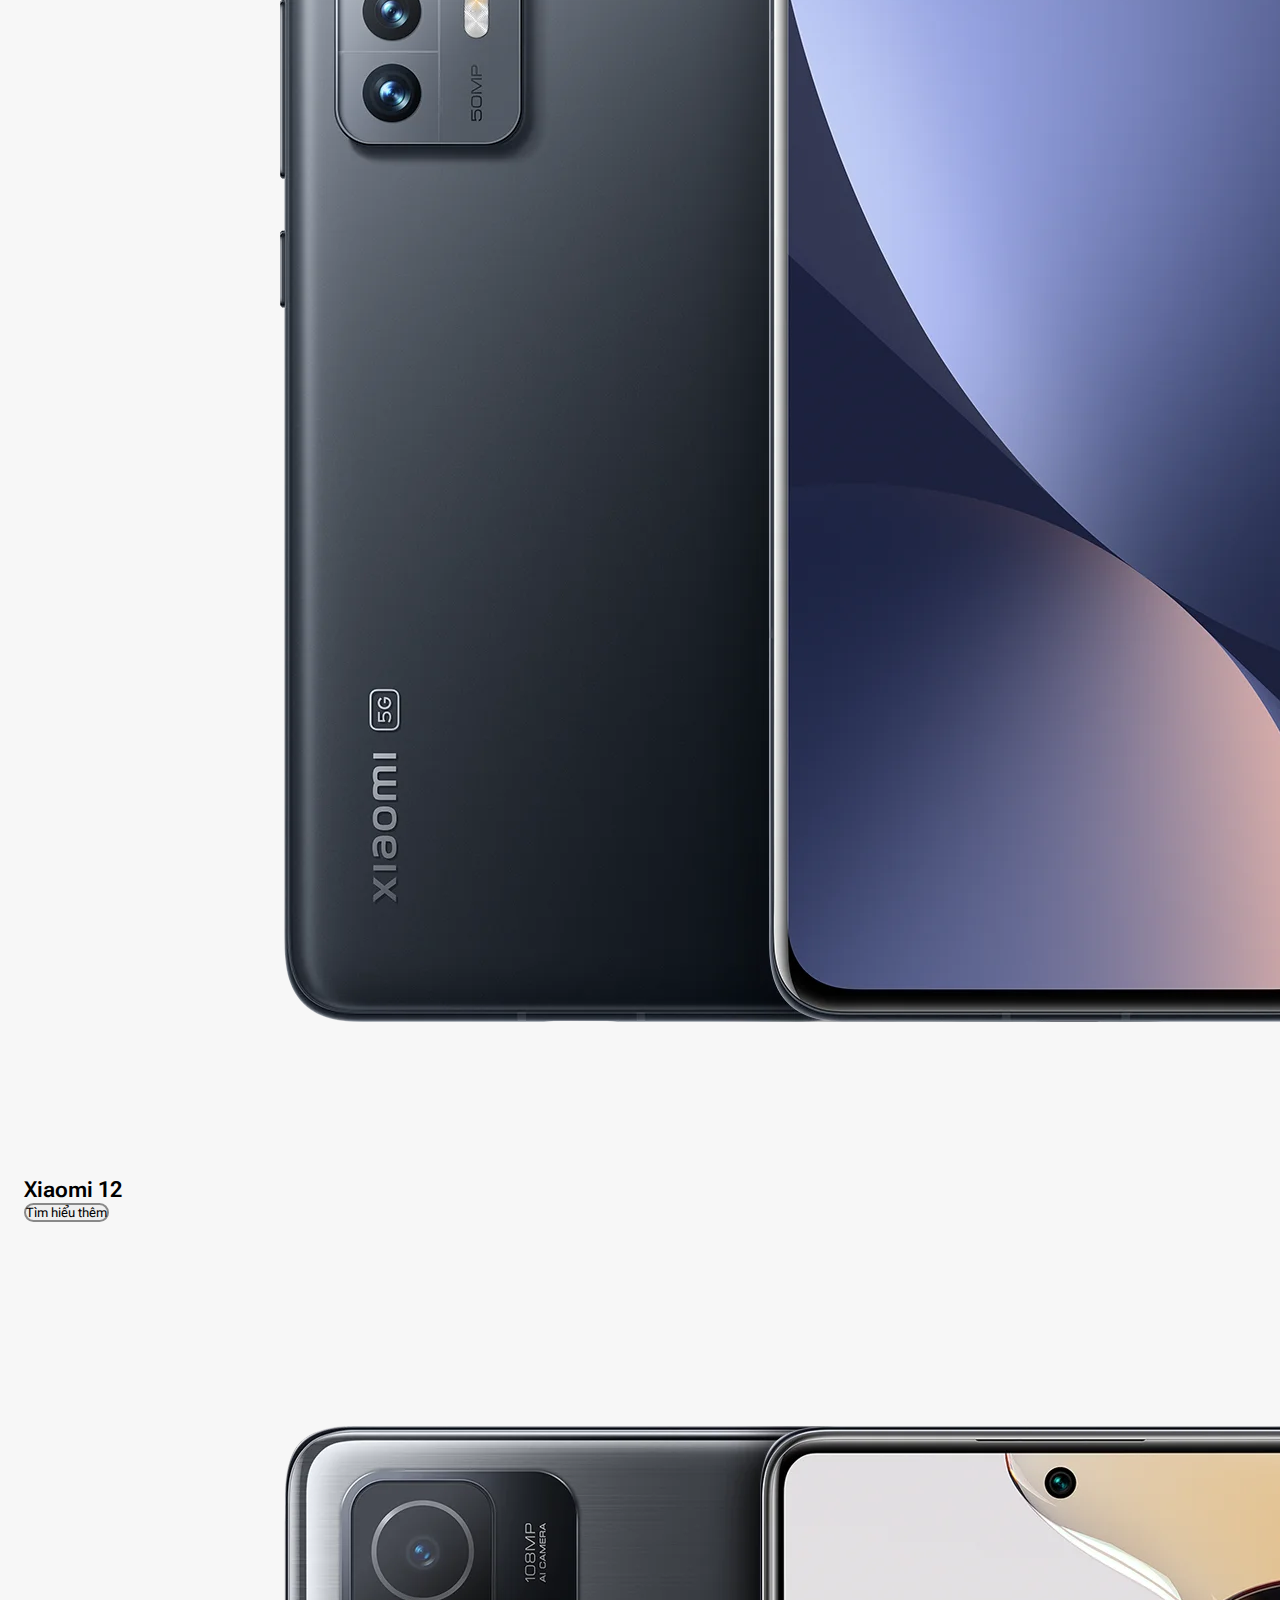
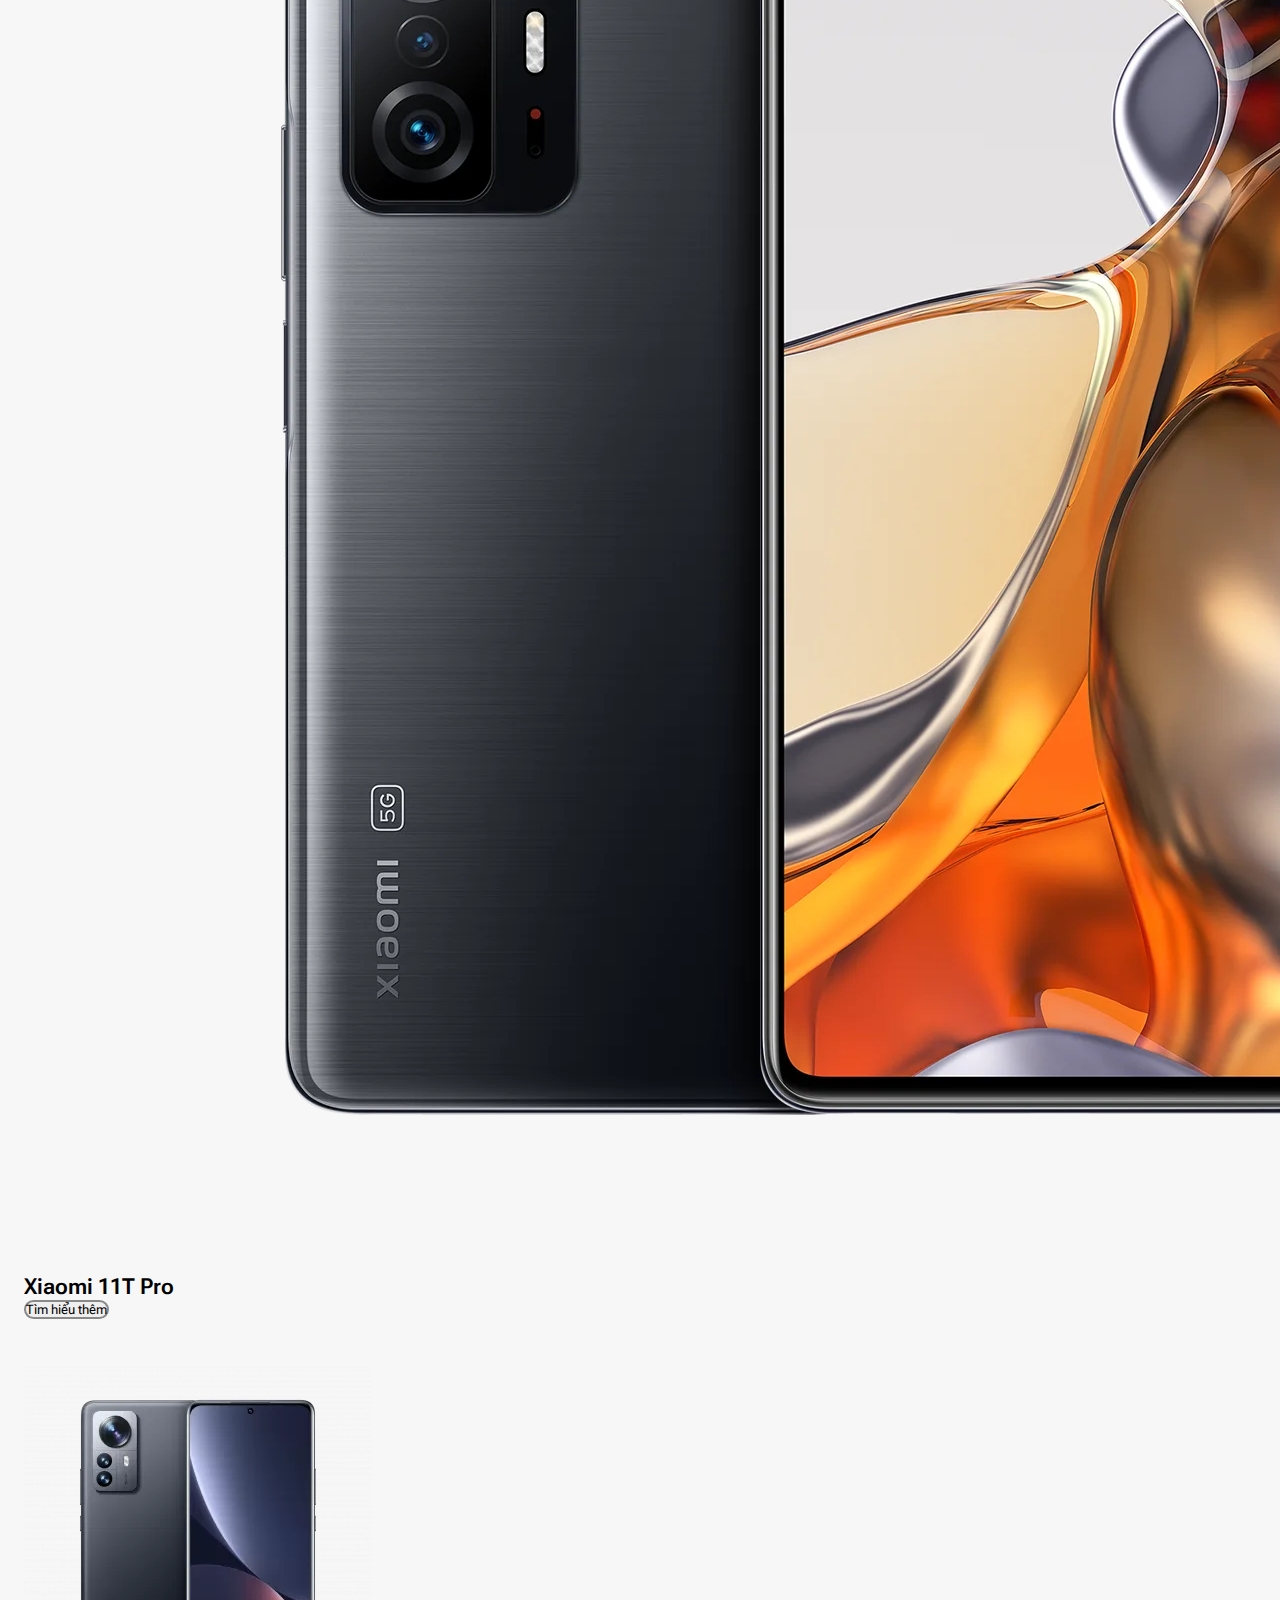
<file: xiaomi.html>
<!DOCTYPE html>
<html lang="en">
<head>
    <meta charset="UTF-8">
    <meta name="viewport" content="width=device-width, initial-scale=1.0">
    <title>Document</title>
    <link rel="stylesheet" href="assets/css/xiaomi.css">
    <link rel="stylesheet" href="assets/fonts/fontawesome-free-6.4.2-web/css/all.css">
    <!--[if lt IE 9]>
         <script> src = "https://cdnjs.cloudflare.com/ajax/libs/respond.js/1.3.0/respond.min.js"</script>
    <![endif]-->
    <link href="https://cdn.jsdelivr.net/npm/bootstrap@5.0.2/dist/css/bootstrap.min.css" rel="stylesheet" integrity="sha384-EVSTQN3/azprG1Anm3QDgpJLIm9Nao0Yz1ztcQTwFspd3yD65VohhpuuCOmLASjC" crossorigin="anonymous">
    <script src="https://cdn.jsdelivr.net/npm/bootstrap@5.0.2/dist/js/bootstrap.bundle.min.js" integrity="sha384-MrcW6ZMFYlzcLA8Nl+NtUVF0sA7MsXsP1UyJoMp4YLEuNSfAP+JcXn/tWtIaxVXM" crossorigin="anonymous"></script>
    <script src="main.js"></script>
    <script src="https://code.jquery.com/jquery-2.2.4.js"></script>
    
    
</head>
<body>  
    <div id="wrapper">
        <div id="lopphu" onclick="closea()"></div>
            <div id="search-modal">
                <div class="search-base">
                    <div class="search-base_container">
                        <div class="search-bar" >
                                <i class="fa-solid fa-magnifying-glass"></i>
                                <input class="search" type="text"  placeholder="Tìm kiếm">
                        </div>
                    </div>
                </div>
            </div>
        </div>
        <script>
            const closea =( )=>{
                var x=document.getElementById("search-modal");
                    x.style.display = "none";
                    var y = document.getElementById("lopphu")
                    y.style.display = "none";
            }
            function Search(){
                var x=document.getElementById("search-modal");
                    x.style.display = "block";
                    var y = document.getElementById("lopphu")
                    y.style.display = "block";
                }
        </script>
        <div id="header">
            <div id="logo">
                <a class="logo_link"  href="http://127.0.0.1:5500/" >
                    <img class="image_change" src="assets/img/Xiaomi-Logo-PNG.png" alt="Home"> 
                </a> 
            </div>
            <div class="menu menu1">     
                <ul id="nav">
                        <li class="Phone">
                            <a href="product.html">Điện Thoại</a>
                                        <ul class="submenu-list">
                                            <div class="subnav">
                                                <li><a href="xiaomi.html"><img class="Xiaomi" src="assets/img/Xiaomi-logo.png" alt=""></a></li>
                                                <li><a href="redmi.html"><img class="Redmi" src="assets/img/Redmi_by_Xiaomi_Logo.svg.png" alt=""></a></li>
                                            </div>
                                        </ul>  
                        </li>
                        <li class="Tivi">
                            <a href="">Nhà Thông Minh</a>
                                <div class="submenu-list2">
                                    <a class="Tivi" href="tv.html">
                                        <i class="fa-solid fa-tv"></i> 
                                        <p class="tvlogo">TV & Phương Tiện</p>
                                    </a> 
                                </div>
                        </li>
                </ul>
            </div>
            <div id="separator"></div>
            <div class="menu menu2">
                <ul class="nav-item">
                    <li> <a href="help.html">HỖ TRỢ</a> </li>
                </ul>
                <ul class="nav-group">
                    <li class="search-icon" onclick="Search()"></a><i class="fa-solid fa-magnifying-glass"></i></li>
                    <li><a class="user-icon" href="login.html"><i class="fa-regular fa-user"></i></a>
                </ul>
            </div>    
            <nav class="navbar navbar-expand-md d-md-none navbar-light bg-light ">
                <button class="navbar-toggler position-absolute" type="button" data-bs-toggle="collapse" data-bs-target="#navbarSupportedContent" aria-controls="navbarSupportedContent" aria-expanded="false" aria-label="Toggle navigation">
                    <span class="navbar-toggler-icon"></span>
                </button>
                <div class="collapse navbar-collapse bg-light" id="navbarSupportedContent">
                        <ul class="navbar-nav me-auto mb-2 mb-lg-0">
                        <li class="nav-item">
                            <a class="nav-link" href="loginmb.html" >Đăng Nhập</a>
                        </li>
                        <li class="nav-item dropdown">
                            <a class="nav-link dropdown-toggle" href="#" id="navbarDropdown" role="button" data-bs-toggle="dropdown" aria-expanded="false">
                            Điện thoại
                            </a>
                            <ul class="dropdown-menu" aria-labelledby="navbarDropdown">
                            <li><a class="dropdown-item" href="xiaomi.html">Xiaomi</a></li>
                            <li><a class="dropdown-item" href="redmi.html">Redmi</a></li>
                            </ul>
                        </li>
                        <li class="nav-item dropdown2">
                            <a class="nav-link dropdown-toggle" href="#" id="navbarDropdown" role="button" data-bs-toggle="dropdown" aria-expanded="false">
                            Nhà thông minh
                            </a>
                            <ul class="dropdown-menu" aria-labelledby="navbarDropdown">
                            <li><a class="dropdown-item" href="tv.html">Tivi & Phương tiện</a></li>
                            </ul>
                        </li>
                        <li class="nav-item">
                            <a class="nav-link" href="#" >HỖ TRỢ</a>
                        </li>
                        </ul>
                        <form class="d-flex">
                        <input class="form-control me-2" type="text" placeholder="Tìm kiếm">
                        <button class="btn btn-outline-success">Search</button>
                        </form>
                </div>
            </nav>
        </div>

        <div class="content">
            <div class="filter">
                <div class="title">Tất cả sản phẩm </div>
                <div class="menu">
                    <div class="dropdown">
                        <div>Danh mục</div>
                        <div class="up"><i class="fa-solid fa-chevron-up"></i></div>
                        <div class="down"><i class="fa-solid fa-chevron-down"></i></div>
                    </div>
                    <div class="subnav">
                        <a href="all.html">Tất cả sản phẩm</a>
                        <a style="color: #FC6800;" href="xiaomi.html">Dòng Xiaomi</a>
                        <a  href="redmi.html">Dòng Redmi</a>
                        <a  href="tv.html">Tv & Phương tiện</a>
                    </div>
                </div>
            </div>
            <div class="container">
                <script>
                    jQuery.fn.extend({
                        setMenu:function () {
                            return this.each(function() {
                                var containermenu = $(this);
                
                                var itemmenu = containermenu.find('.dropdown');
                                itemmenu.click(function () {
                                    var submenuitem = containermenu.find('.subnav');
                                    submenuitem.slideToggle(500);
                
                                });
                
                                $(document).click(function (e) {
                                    if (!containermenu.is(e.target) &&
                                        containermenu.has(e.target).length === 0) {
                                        var isopened =
                                            containermenu.find('.subnav').css("display");
                
                                        if (isopened == 'flex') {
                                            containermenu.find('.subnav').slideToggle(500);
                                        }
                                    }
                                });
                
                
                
                            });
                        },
                
                    });
                
                
                    $('.menu').setMenu();
                </script>
                <div class="row">
                </div>
            </div>
        </div>

        <div id="footer">
            <div class="footer1">
                <div class="help">
                    <li><a href=""><span>HỖ TRỢ</span></a></li>
                    <li><a href="">Hướng dẫn sử dụng</a></li>
                    <a href="">Bảo hành</h4></a>
                    <a href="">Email</a>
                </div>
                <div class="about">
                    <a href=""><span>GIỚI THIỆU</span></a>
                    <a href="">Xiaomi</a>
                    <a href="">Chính sách riêng tư</a>
                    <a href="">MIUI</a>
                </div>
            </div>
            <div class="follow">
                <div class="row1">
                    <a href="" class="MIfollow"><span>THEO DÕI MI</span></a>
                    <li class="brandicons">
                        <a href=""><i class="fa-brands fa-square-facebook"></i></a>
                        <a href=""><i class="fa-brands fa-youtube"></i></a>
                        <a href=""><i class="fa-brands fa-twitter"></i></a>
                    </li>
                </div>
                <div class="row2">
                    <a><span>HÃY ĐỂ CHÚNG TÔI LIÊN LẠC VỚI BẠN</span></a>
                    <li><input type="text" placeholder="Email/số điện thoại"></li>
                </div>
            </div>
            <div class="endline"></div> 
        </div>
    </div>
    <script src="xiaomi.js"></script>
</body>
</html>
</file>
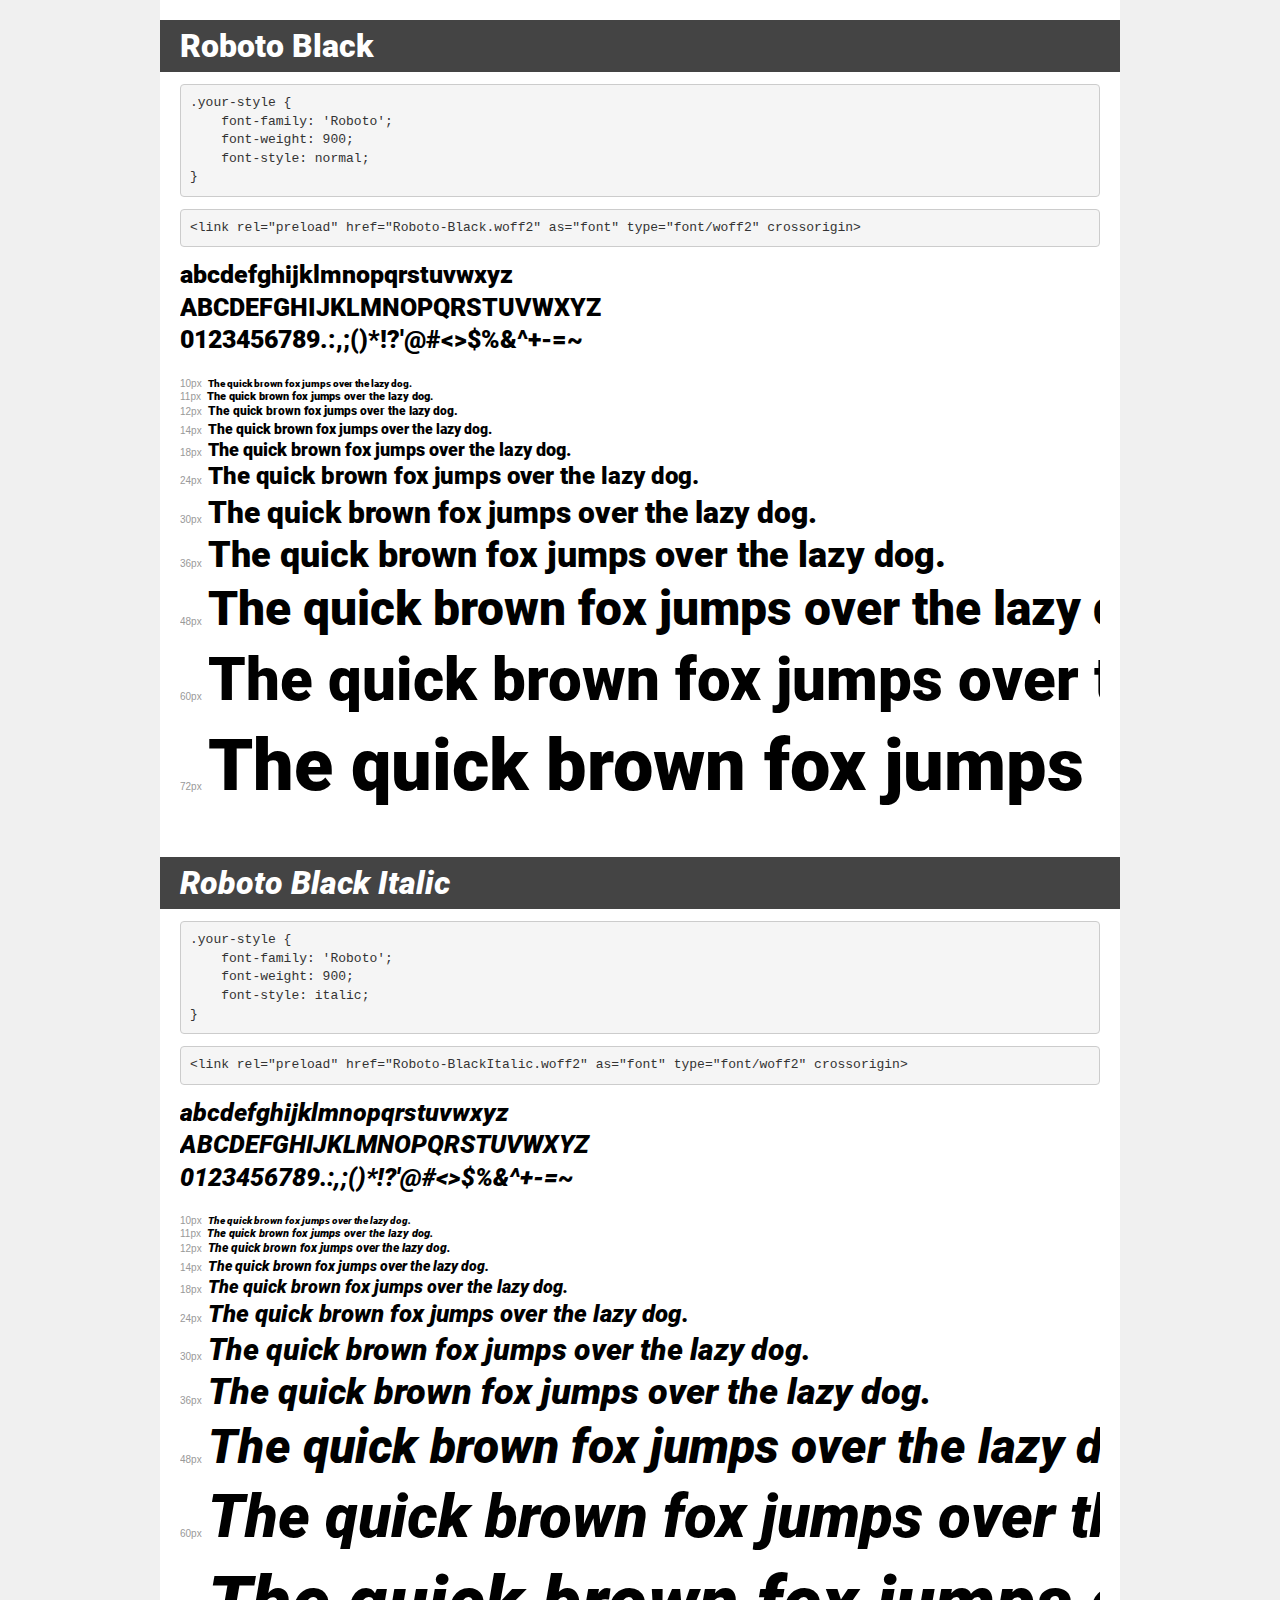
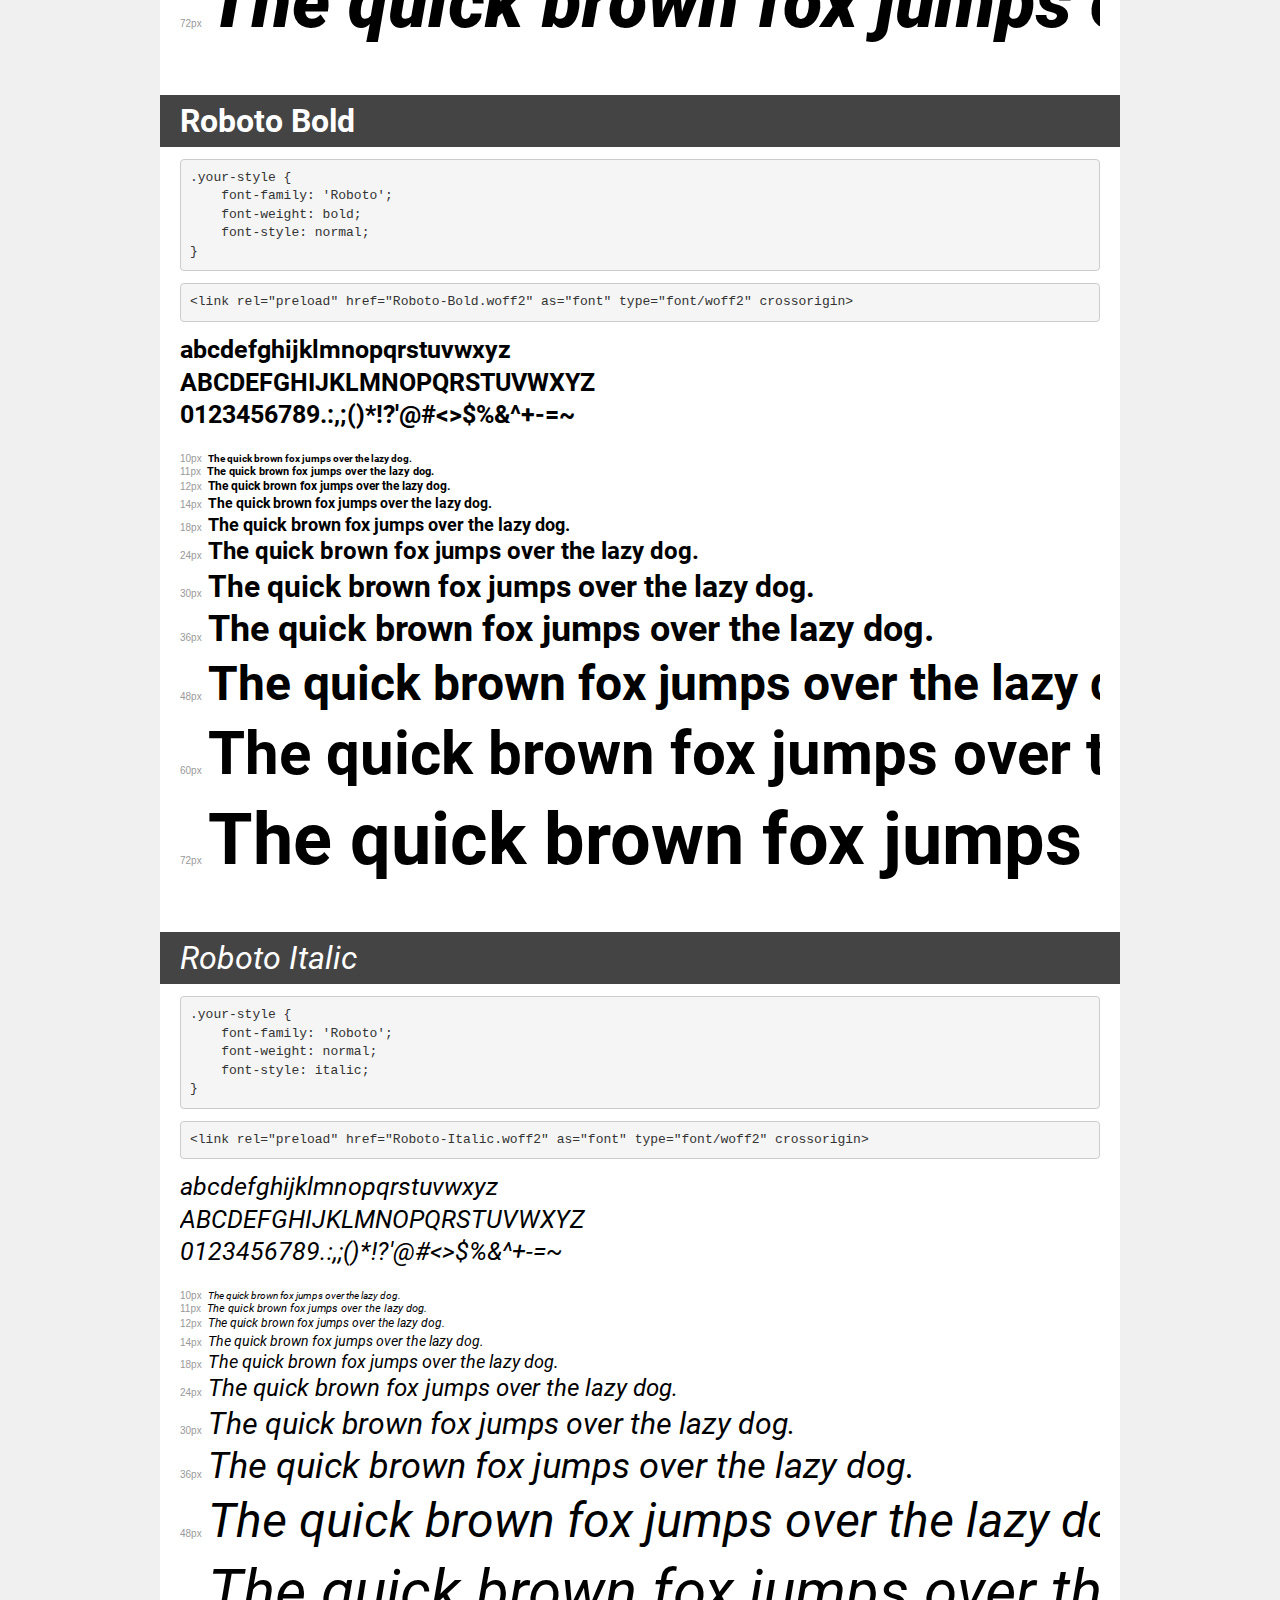
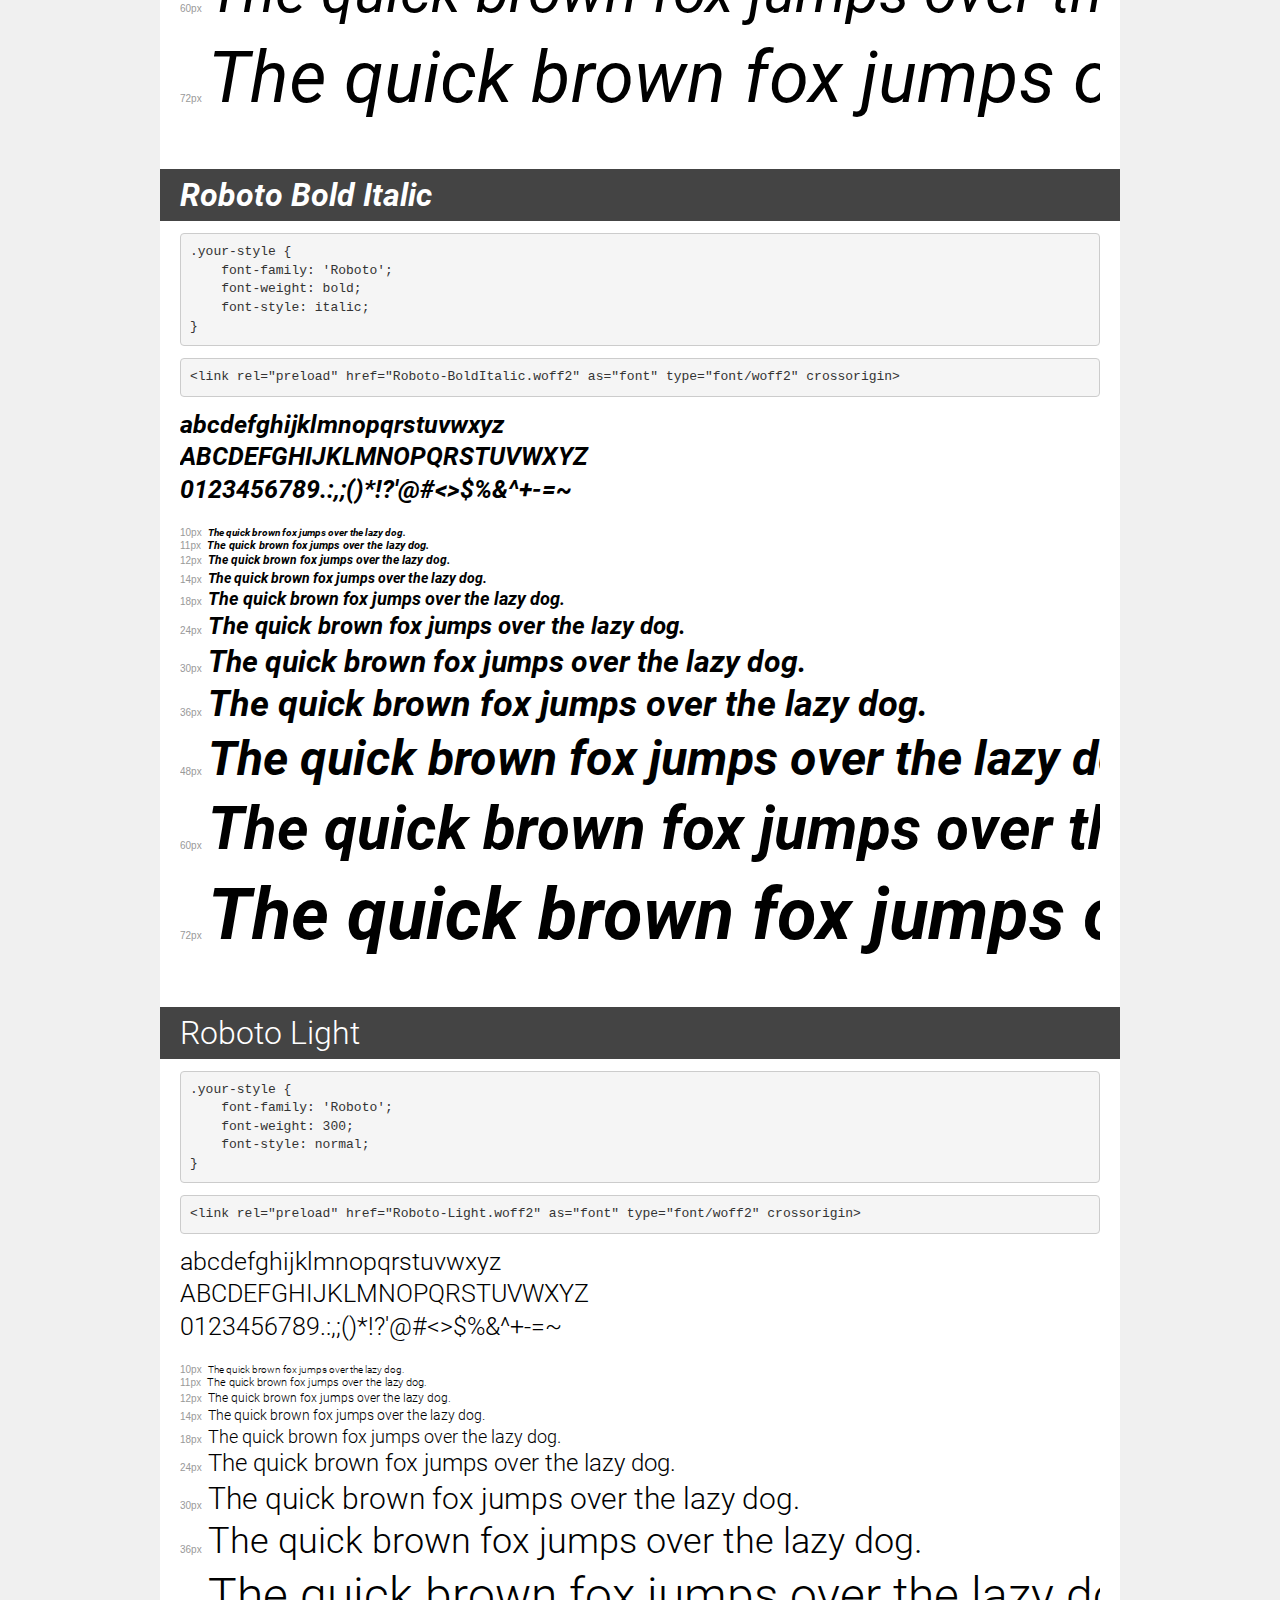
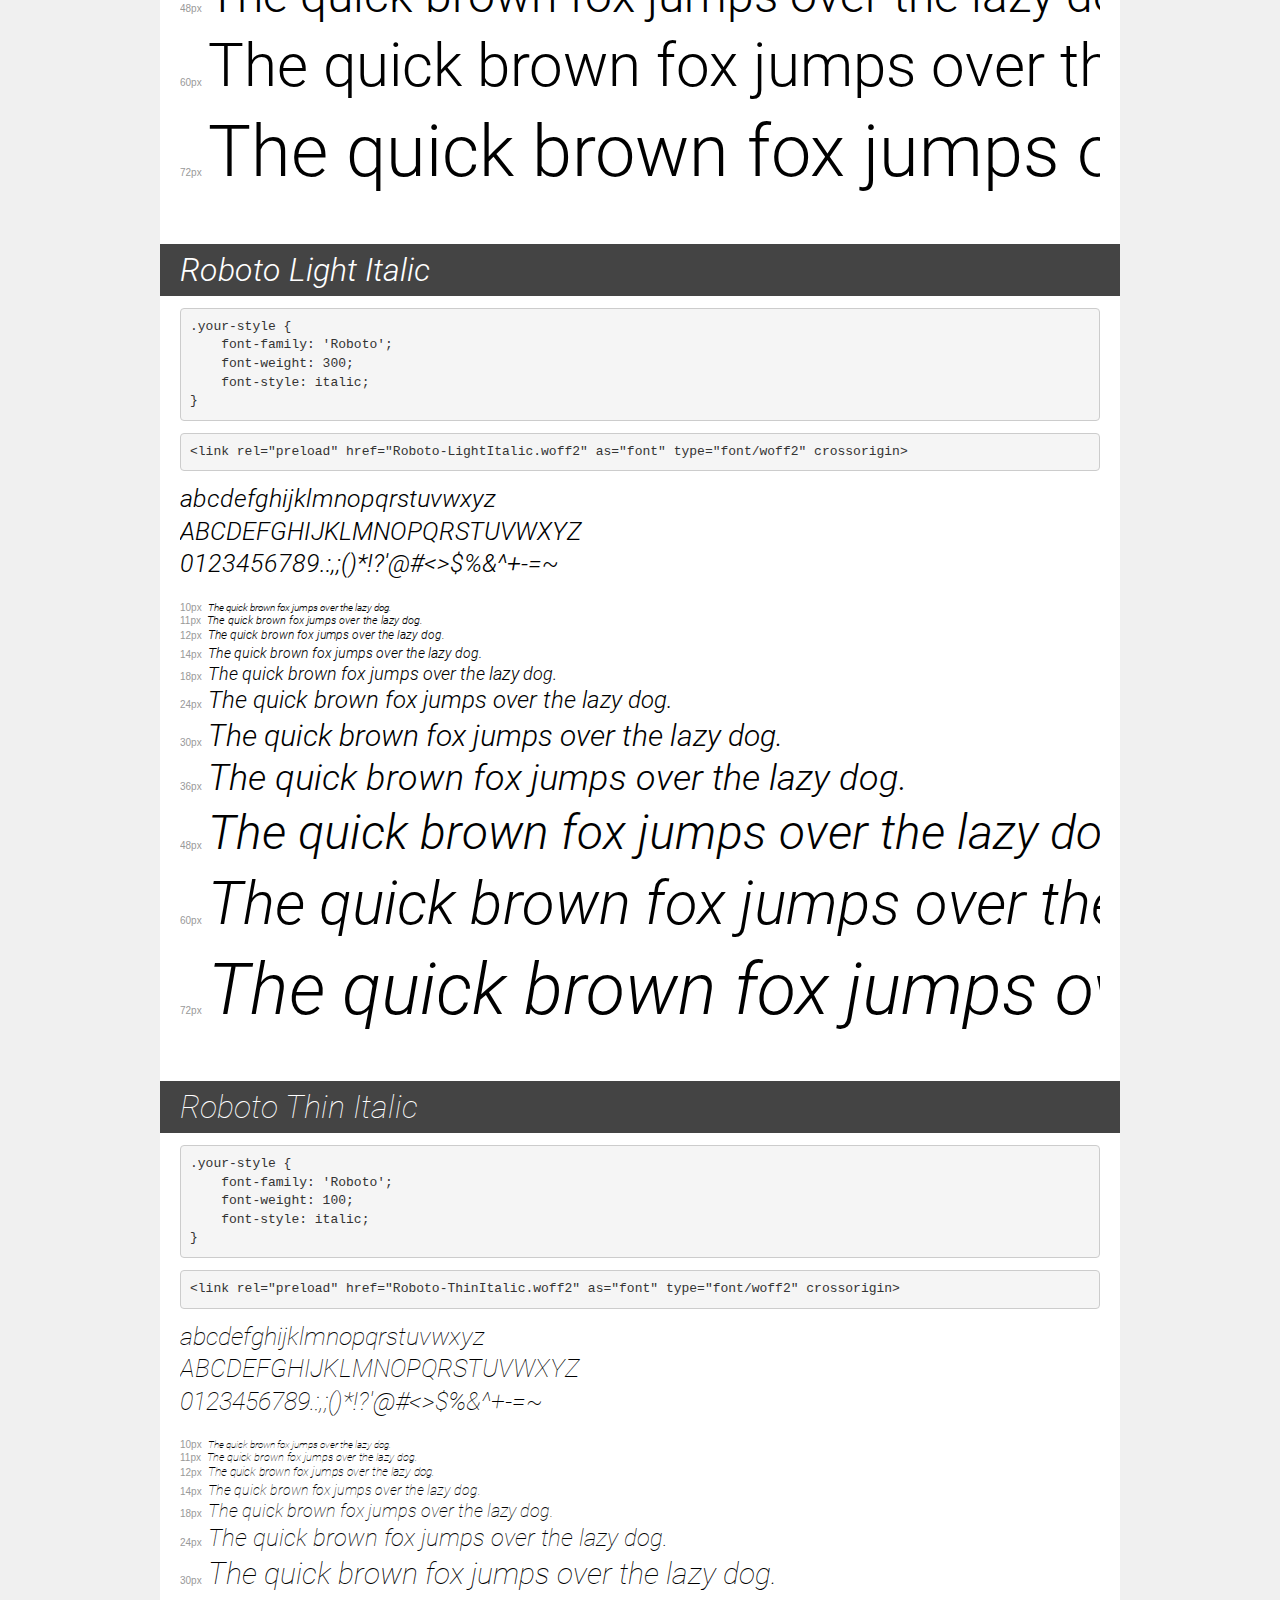
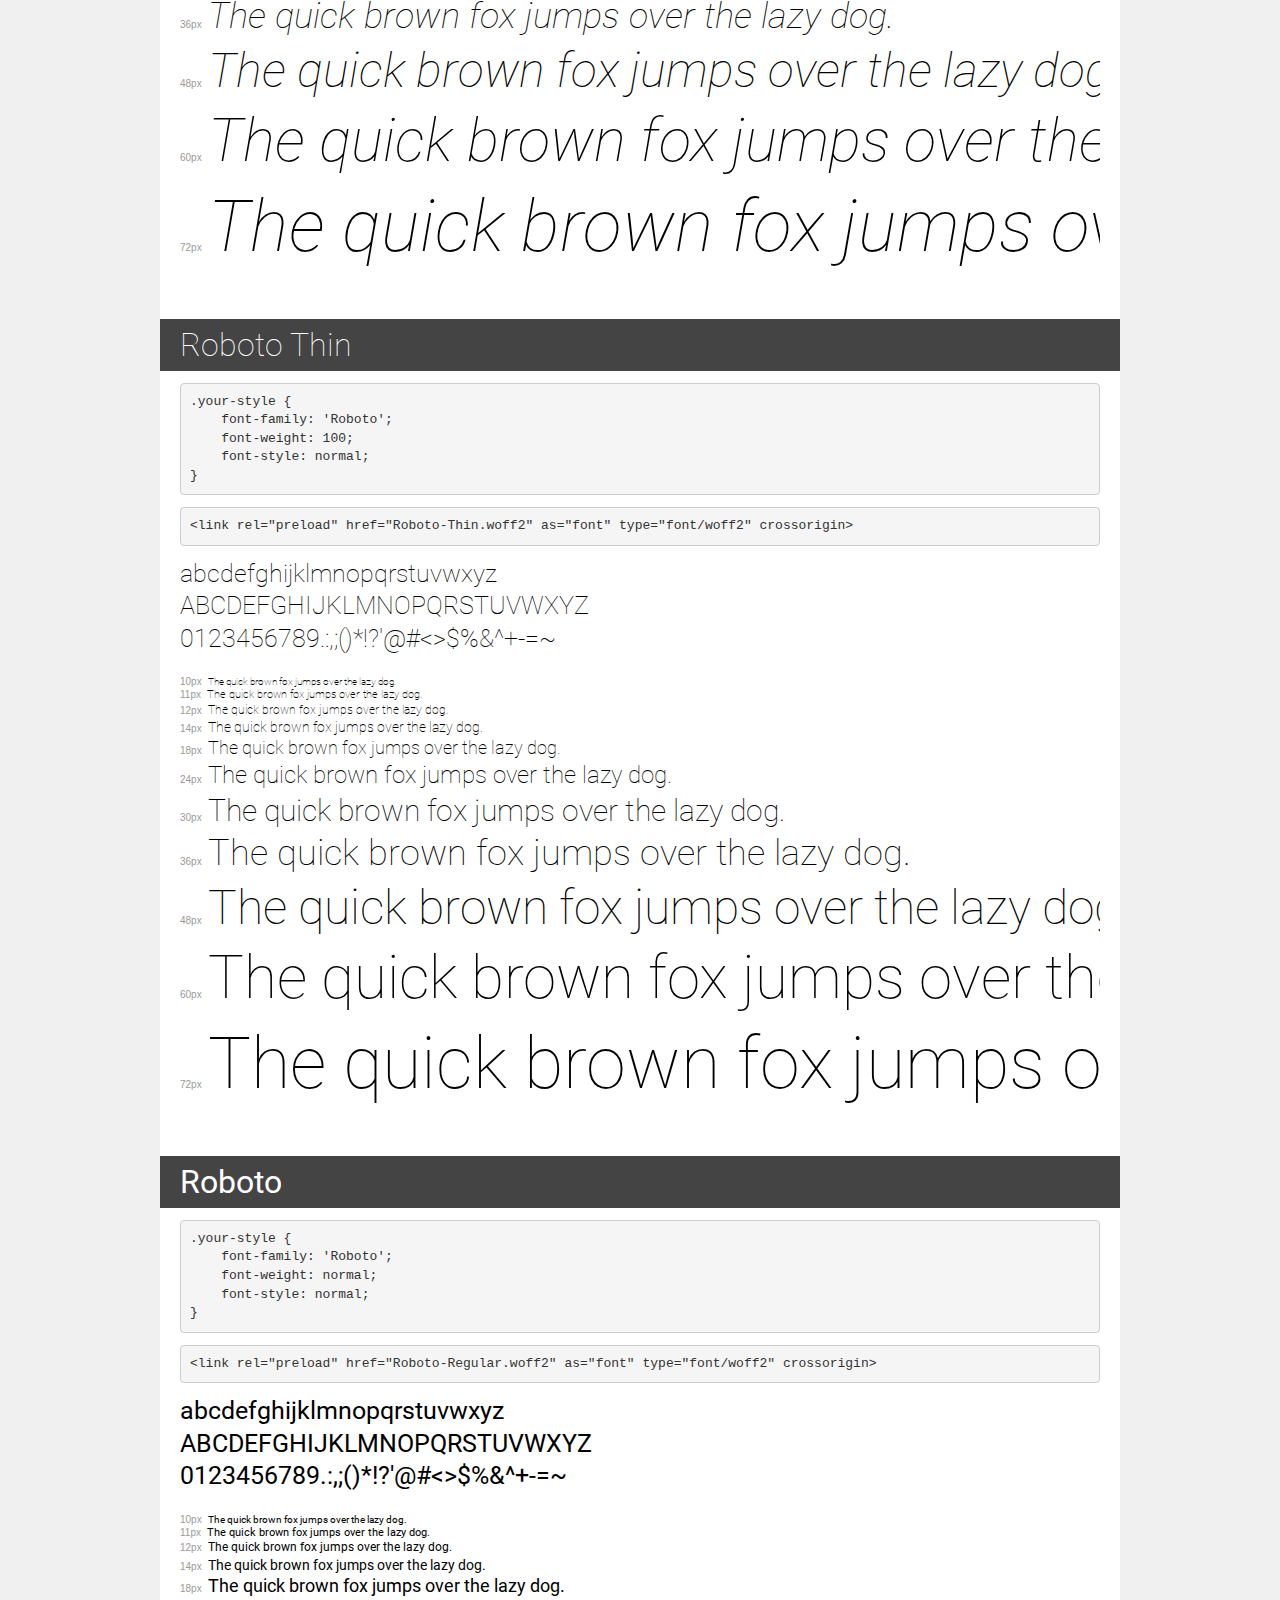
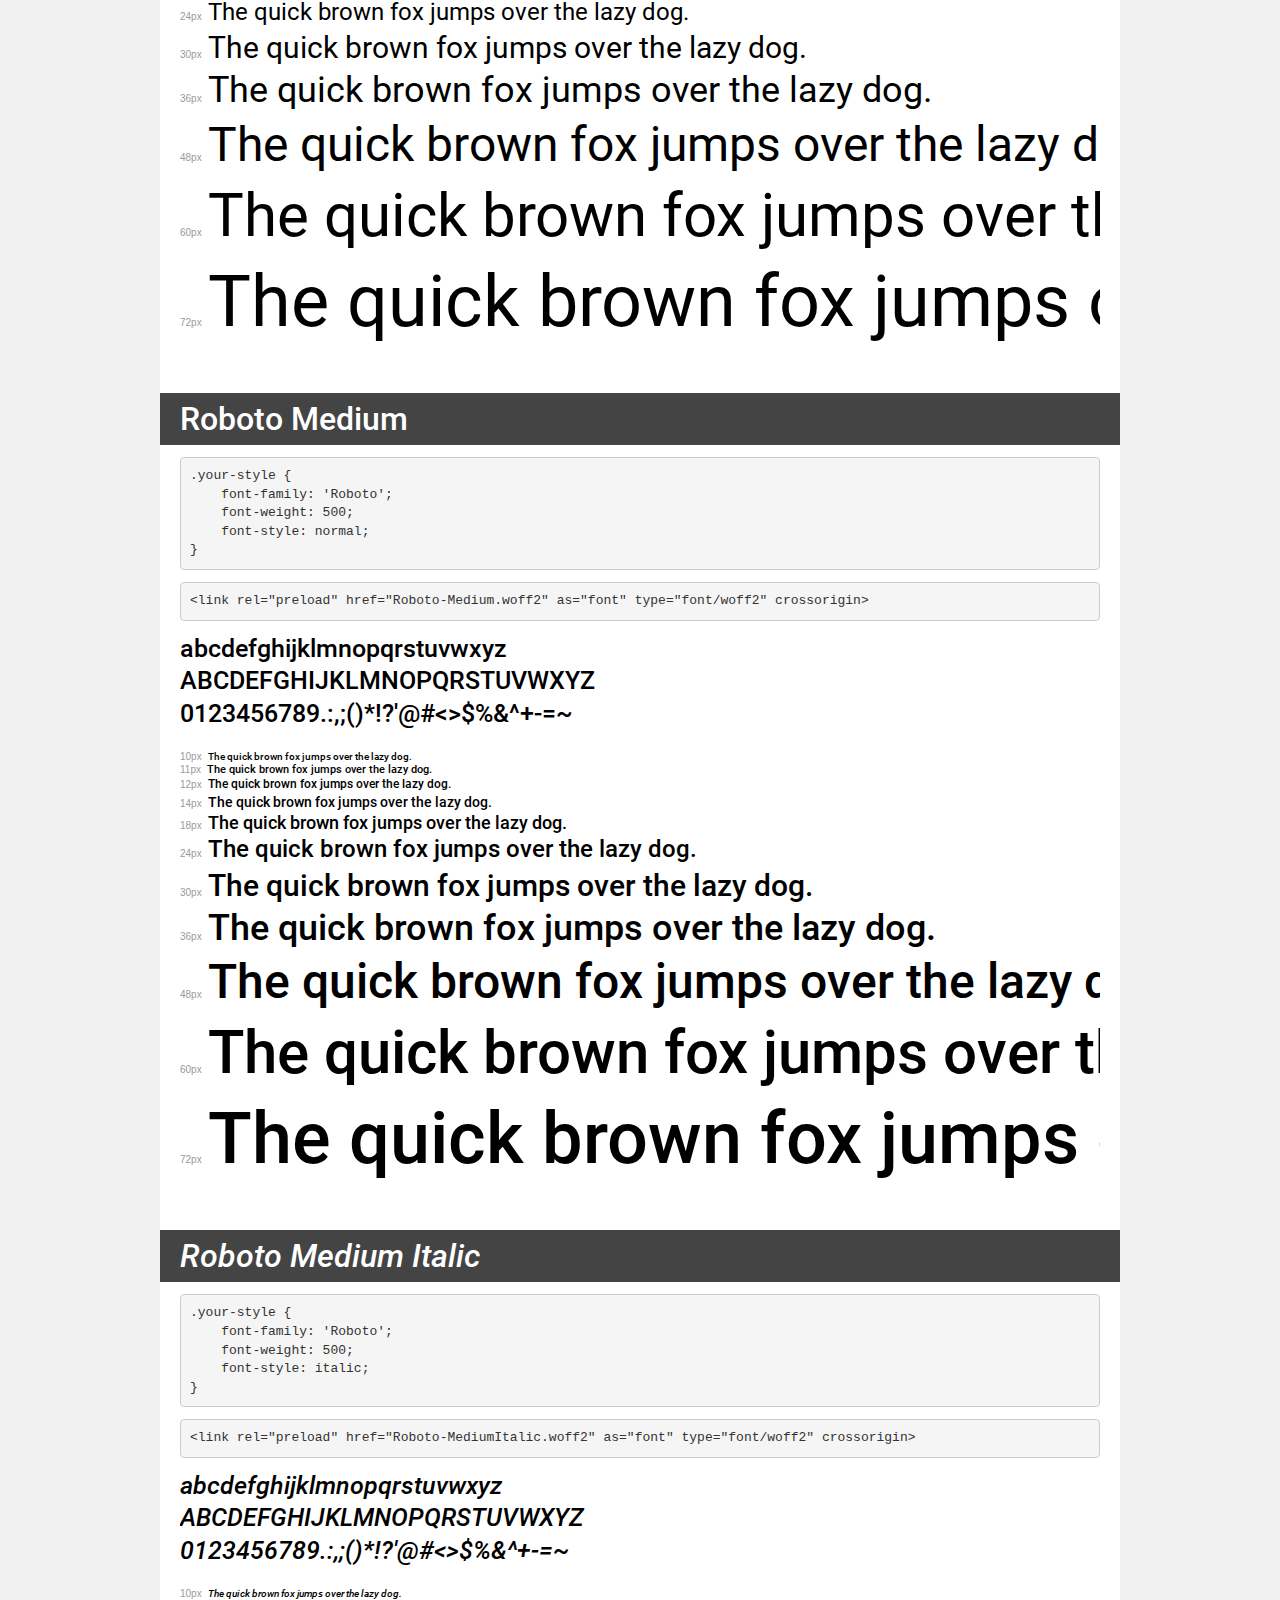
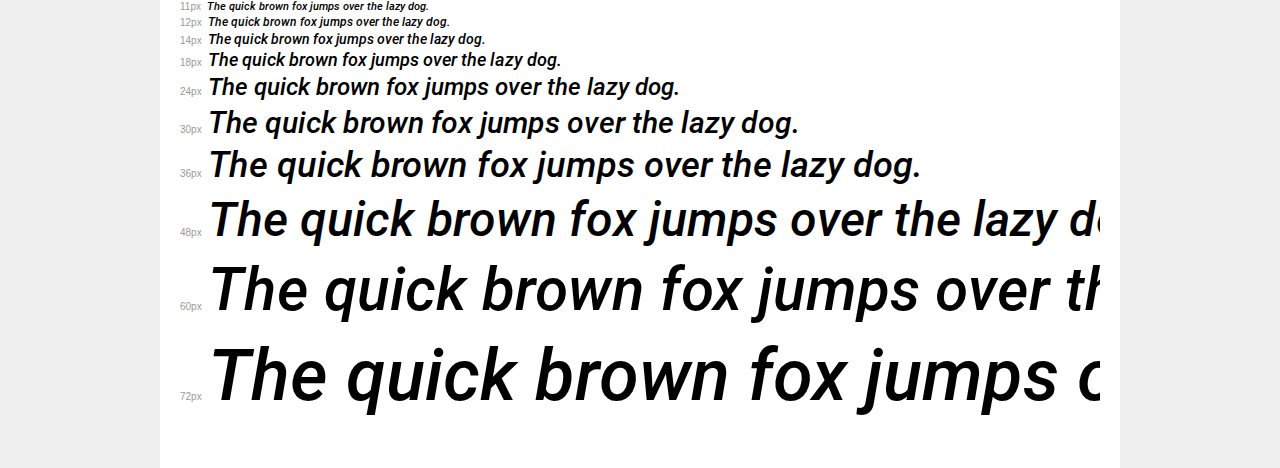
<file: assets/robotofonts/demo.html>
<!DOCTYPE html>
<html lang="en">
<head>
    <meta charset="utf-8">
    <meta http-equiv="X-UA-Compatible" content="IE=edge">
    <meta name="viewport" content="width=device-width, initial-scale=1">
    <meta name="robots" content="noindex, noarchive">
    <meta name="format-detection" content="telephone=no">
    <title>Transfonter demo</title>
    <link href="stylesheet.css" rel="stylesheet">
    <style>
        /*
        http://meyerweb.com/eric/tools/css/reset/
        v2.0 | 20110126
        License: none (public domain)
        */
        html, body, div, span, applet, object, iframe,
        h1, h2, h3, h4, h5, h6, p, blockquote, pre,
        a, abbr, acronym, address, big, cite, code,
        del, dfn, em, img, ins, kbd, q, s, samp,
        small, strike, strong, sub, sup, tt, var,
        b, u, i, center,
        dl, dt, dd, ol, ul, li,
        fieldset, form, label, legend,
        table, caption, tbody, tfoot, thead, tr, th, td,
        article, aside, canvas, details, embed,
        figure, figcaption, footer, header, hgroup,
        menu, nav, output, ruby, section, summary,
        time, mark, audio, video {
            margin: 0;
            padding: 0;
            border: 0;
            font-size: 100%;
            font: inherit;
            vertical-align: baseline;
        }
        /* HTML5 display-role reset for older browsers */
        article, aside, details, figcaption, figure,
        footer, header, hgroup, menu, nav, section {
            display: block;
        }
        body {
            line-height: 1;
        }
        ol, ul {
            list-style: none;
        }
        blockquote, q {
            quotes: none;
        }
        blockquote:before, blockquote:after,
        q:before, q:after {
            content: '';
            content: none;
        }
        table {
            border-collapse: collapse;
            border-spacing: 0;
        }
        /* demo styles */
        body {
            background: #f0f0f0;
            color: #000;
        }
        .page {
            background: #fff;
            width: 920px;
            margin: 0 auto;
            padding: 20px 20px 0 20px;
            overflow: hidden;
        }
        .font-container {
            overflow-x: auto;
            overflow-y: hidden;
            margin-bottom: 40px;
            line-height: 1.3;
            white-space: nowrap;
            padding-bottom: 5px;
        }
        h1 {
            position: relative;
            background: #444;
            font-size: 32px;
            color: #fff;
            padding: 10px 20px;
            margin: 0 -20px 12px -20px;
        }
        .letters {
            font-size: 25px;
            margin-bottom: 20px;
        }
        .s10:before {
            content: '10px';
        }
        .s11:before {
            content: '11px';
        }
        .s12:before {
            content: '12px';
        }
        .s14:before {
            content: '14px';
        }
        .s18:before {
            content: '18px';
        }
        .s24:before {
            content: '24px';
        }
        .s30:before {
            content: '30px';
        }
        .s36:before {
            content: '36px';
        }
        .s48:before {
            content: '48px';
        }
        .s60:before {
            content: '60px';
        }
        .s72:before {
            content: '72px';
        }
        .s10:before, .s11:before, .s12:before, .s14:before,
        .s18:before, .s24:before, .s30:before, .s36:before,
        .s48:before, .s60:before, .s72:before {
            font-family: Arial, sans-serif;
            font-size: 10px;
            font-weight: normal;
            font-style: normal;
            color: #999;
            padding-right: 6px;
        }
        pre {
            display: block;
            padding: 9px;
            margin: 0 0 12px;
            font-family: Monaco, Menlo, Consolas, "Courier New", monospace;
            font-size: 13px;
            line-height: 1.428571429;
            color: #333;
            font-weight: normal;
            font-style: normal;
            background-color: #f5f5f5;
            border: 1px solid #ccc;
            overflow-x: auto;
            border-radius: 4px;
        }
        /* responsive */
        @media (max-width: 959px) {
            .page {
                width: auto;
                margin: 0;
            }
        }
    </style>
</head>
<body>
<div class="page">
    <div class="demo">
        <h1 style="font-family: 'Roboto'; font-weight: 900; font-style: normal;">Roboto Black</h1>
        <pre title="Usage">.your-style {
    font-family: 'Roboto';
    font-weight: 900;
    font-style: normal;
}</pre>
        <pre title="Preload (optional)">
&lt;link rel=&quot;preload&quot; href=&quot;Roboto-Black.woff2&quot; as=&quot;font&quot; type=&quot;font/woff2&quot; crossorigin&gt;</pre>
        <div class="font-container" style="font-family: 'Roboto'; font-weight: 900; font-style: normal;">
            <p class="letters">
                abcdefghijklmnopqrstuvwxyz<br>
ABCDEFGHIJKLMNOPQRSTUVWXYZ<br>
                0123456789.:,;()*!?'@#&lt;&gt;$%&^+-=~
            </p>
            <p class="s10" style="font-size: 10px;">The quick brown fox jumps over the lazy dog.</p>
            <p class="s11" style="font-size: 11px;">The quick brown fox jumps over the lazy dog.</p>
            <p class="s12" style="font-size: 12px;">The quick brown fox jumps over the lazy dog.</p>
            <p class="s14" style="font-size: 14px;">The quick brown fox jumps over the lazy dog.</p>
            <p class="s18" style="font-size: 18px;">The quick brown fox jumps over the lazy dog.</p>
            <p class="s24" style="font-size: 24px;">The quick brown fox jumps over the lazy dog.</p>
            <p class="s30" style="font-size: 30px;">The quick brown fox jumps over the lazy dog.</p>
            <p class="s36" style="font-size: 36px;">The quick brown fox jumps over the lazy dog.</p>
            <p class="s48" style="font-size: 48px;">The quick brown fox jumps over the lazy dog.</p>
            <p class="s60" style="font-size: 60px;">The quick brown fox jumps over the lazy dog.</p>
            <p class="s72" style="font-size: 72px;">The quick brown fox jumps over the lazy dog.</p>
        </div>
    </div>

    <div class="demo">
        <h1 style="font-family: 'Roboto'; font-weight: 900; font-style: italic;">Roboto Black Italic</h1>
        <pre title="Usage">.your-style {
    font-family: 'Roboto';
    font-weight: 900;
    font-style: italic;
}</pre>
        <pre title="Preload (optional)">
&lt;link rel=&quot;preload&quot; href=&quot;Roboto-BlackItalic.woff2&quot; as=&quot;font&quot; type=&quot;font/woff2&quot; crossorigin&gt;</pre>
        <div class="font-container" style="font-family: 'Roboto'; font-weight: 900; font-style: italic;">
            <p class="letters">
                abcdefghijklmnopqrstuvwxyz<br>
ABCDEFGHIJKLMNOPQRSTUVWXYZ<br>
                0123456789.:,;()*!?'@#&lt;&gt;$%&^+-=~
            </p>
            <p class="s10" style="font-size: 10px;">The quick brown fox jumps over the lazy dog.</p>
            <p class="s11" style="font-size: 11px;">The quick brown fox jumps over the lazy dog.</p>
            <p class="s12" style="font-size: 12px;">The quick brown fox jumps over the lazy dog.</p>
            <p class="s14" style="font-size: 14px;">The quick brown fox jumps over the lazy dog.</p>
            <p class="s18" style="font-size: 18px;">The quick brown fox jumps over the lazy dog.</p>
            <p class="s24" style="font-size: 24px;">The quick brown fox jumps over the lazy dog.</p>
            <p class="s30" style="font-size: 30px;">The quick brown fox jumps over the lazy dog.</p>
            <p class="s36" style="font-size: 36px;">The quick brown fox jumps over the lazy dog.</p>
            <p class="s48" style="font-size: 48px;">The quick brown fox jumps over the lazy dog.</p>
            <p class="s60" style="font-size: 60px;">The quick brown fox jumps over the lazy dog.</p>
            <p class="s72" style="font-size: 72px;">The quick brown fox jumps over the lazy dog.</p>
        </div>
    </div>

    <div class="demo">
        <h1 style="font-family: 'Roboto'; font-weight: bold; font-style: normal;">Roboto Bold</h1>
        <pre title="Usage">.your-style {
    font-family: 'Roboto';
    font-weight: bold;
    font-style: normal;
}</pre>
        <pre title="Preload (optional)">
&lt;link rel=&quot;preload&quot; href=&quot;Roboto-Bold.woff2&quot; as=&quot;font&quot; type=&quot;font/woff2&quot; crossorigin&gt;</pre>
        <div class="font-container" style="font-family: 'Roboto'; font-weight: bold; font-style: normal;">
            <p class="letters">
                abcdefghijklmnopqrstuvwxyz<br>
ABCDEFGHIJKLMNOPQRSTUVWXYZ<br>
                0123456789.:,;()*!?'@#&lt;&gt;$%&^+-=~
            </p>
            <p class="s10" style="font-size: 10px;">The quick brown fox jumps over the lazy dog.</p>
            <p class="s11" style="font-size: 11px;">The quick brown fox jumps over the lazy dog.</p>
            <p class="s12" style="font-size: 12px;">The quick brown fox jumps over the lazy dog.</p>
            <p class="s14" style="font-size: 14px;">The quick brown fox jumps over the lazy dog.</p>
            <p class="s18" style="font-size: 18px;">The quick brown fox jumps over the lazy dog.</p>
            <p class="s24" style="font-size: 24px;">The quick brown fox jumps over the lazy dog.</p>
            <p class="s30" style="font-size: 30px;">The quick brown fox jumps over the lazy dog.</p>
            <p class="s36" style="font-size: 36px;">The quick brown fox jumps over the lazy dog.</p>
            <p class="s48" style="font-size: 48px;">The quick brown fox jumps over the lazy dog.</p>
            <p class="s60" style="font-size: 60px;">The quick brown fox jumps over the lazy dog.</p>
            <p class="s72" style="font-size: 72px;">The quick brown fox jumps over the lazy dog.</p>
        </div>
    </div>

    <div class="demo">
        <h1 style="font-family: 'Roboto'; font-weight: normal; font-style: italic;">Roboto Italic</h1>
        <pre title="Usage">.your-style {
    font-family: 'Roboto';
    font-weight: normal;
    font-style: italic;
}</pre>
        <pre title="Preload (optional)">
&lt;link rel=&quot;preload&quot; href=&quot;Roboto-Italic.woff2&quot; as=&quot;font&quot; type=&quot;font/woff2&quot; crossorigin&gt;</pre>
        <div class="font-container" style="font-family: 'Roboto'; font-weight: normal; font-style: italic;">
            <p class="letters">
                abcdefghijklmnopqrstuvwxyz<br>
ABCDEFGHIJKLMNOPQRSTUVWXYZ<br>
                0123456789.:,;()*!?'@#&lt;&gt;$%&^+-=~
            </p>
            <p class="s10" style="font-size: 10px;">The quick brown fox jumps over the lazy dog.</p>
            <p class="s11" style="font-size: 11px;">The quick brown fox jumps over the lazy dog.</p>
            <p class="s12" style="font-size: 12px;">The quick brown fox jumps over the lazy dog.</p>
            <p class="s14" style="font-size: 14px;">The quick brown fox jumps over the lazy dog.</p>
            <p class="s18" style="font-size: 18px;">The quick brown fox jumps over the lazy dog.</p>
            <p class="s24" style="font-size: 24px;">The quick brown fox jumps over the lazy dog.</p>
            <p class="s30" style="font-size: 30px;">The quick brown fox jumps over the lazy dog.</p>
            <p class="s36" style="font-size: 36px;">The quick brown fox jumps over the lazy dog.</p>
            <p class="s48" style="font-size: 48px;">The quick brown fox jumps over the lazy dog.</p>
            <p class="s60" style="font-size: 60px;">The quick brown fox jumps over the lazy dog.</p>
            <p class="s72" style="font-size: 72px;">The quick brown fox jumps over the lazy dog.</p>
        </div>
    </div>

    <div class="demo">
        <h1 style="font-family: 'Roboto'; font-weight: bold; font-style: italic;">Roboto Bold Italic</h1>
        <pre title="Usage">.your-style {
    font-family: 'Roboto';
    font-weight: bold;
    font-style: italic;
}</pre>
        <pre title="Preload (optional)">
&lt;link rel=&quot;preload&quot; href=&quot;Roboto-BoldItalic.woff2&quot; as=&quot;font&quot; type=&quot;font/woff2&quot; crossorigin&gt;</pre>
        <div class="font-container" style="font-family: 'Roboto'; font-weight: bold; font-style: italic;">
            <p class="letters">
                abcdefghijklmnopqrstuvwxyz<br>
ABCDEFGHIJKLMNOPQRSTUVWXYZ<br>
                0123456789.:,;()*!?'@#&lt;&gt;$%&^+-=~
            </p>
            <p class="s10" style="font-size: 10px;">The quick brown fox jumps over the lazy dog.</p>
            <p class="s11" style="font-size: 11px;">The quick brown fox jumps over the lazy dog.</p>
            <p class="s12" style="font-size: 12px;">The quick brown fox jumps over the lazy dog.</p>
            <p class="s14" style="font-size: 14px;">The quick brown fox jumps over the lazy dog.</p>
            <p class="s18" style="font-size: 18px;">The quick brown fox jumps over the lazy dog.</p>
            <p class="s24" style="font-size: 24px;">The quick brown fox jumps over the lazy dog.</p>
            <p class="s30" style="font-size: 30px;">The quick brown fox jumps over the lazy dog.</p>
            <p class="s36" style="font-size: 36px;">The quick brown fox jumps over the lazy dog.</p>
            <p class="s48" style="font-size: 48px;">The quick brown fox jumps over the lazy dog.</p>
            <p class="s60" style="font-size: 60px;">The quick brown fox jumps over the lazy dog.</p>
            <p class="s72" style="font-size: 72px;">The quick brown fox jumps over the lazy dog.</p>
        </div>
    </div>

    <div class="demo">
        <h1 style="font-family: 'Roboto'; font-weight: 300; font-style: normal;">Roboto Light</h1>
        <pre title="Usage">.your-style {
    font-family: 'Roboto';
    font-weight: 300;
    font-style: normal;
}</pre>
        <pre title="Preload (optional)">
&lt;link rel=&quot;preload&quot; href=&quot;Roboto-Light.woff2&quot; as=&quot;font&quot; type=&quot;font/woff2&quot; crossorigin&gt;</pre>
        <div class="font-container" style="font-family: 'Roboto'; font-weight: 300; font-style: normal;">
            <p class="letters">
                abcdefghijklmnopqrstuvwxyz<br>
ABCDEFGHIJKLMNOPQRSTUVWXYZ<br>
                0123456789.:,;()*!?'@#&lt;&gt;$%&^+-=~
            </p>
            <p class="s10" style="font-size: 10px;">The quick brown fox jumps over the lazy dog.</p>
            <p class="s11" style="font-size: 11px;">The quick brown fox jumps over the lazy dog.</p>
            <p class="s12" style="font-size: 12px;">The quick brown fox jumps over the lazy dog.</p>
            <p class="s14" style="font-size: 14px;">The quick brown fox jumps over the lazy dog.</p>
            <p class="s18" style="font-size: 18px;">The quick brown fox jumps over the lazy dog.</p>
            <p class="s24" style="font-size: 24px;">The quick brown fox jumps over the lazy dog.</p>
            <p class="s30" style="font-size: 30px;">The quick brown fox jumps over the lazy dog.</p>
            <p class="s36" style="font-size: 36px;">The quick brown fox jumps over the lazy dog.</p>
            <p class="s48" style="font-size: 48px;">The quick brown fox jumps over the lazy dog.</p>
            <p class="s60" style="font-size: 60px;">The quick brown fox jumps over the lazy dog.</p>
            <p class="s72" style="font-size: 72px;">The quick brown fox jumps over the lazy dog.</p>
        </div>
    </div>

    <div class="demo">
        <h1 style="font-family: 'Roboto'; font-weight: 300; font-style: italic;">Roboto Light Italic</h1>
        <pre title="Usage">.your-style {
    font-family: 'Roboto';
    font-weight: 300;
    font-style: italic;
}</pre>
        <pre title="Preload (optional)">
&lt;link rel=&quot;preload&quot; href=&quot;Roboto-LightItalic.woff2&quot; as=&quot;font&quot; type=&quot;font/woff2&quot; crossorigin&gt;</pre>
        <div class="font-container" style="font-family: 'Roboto'; font-weight: 300; font-style: italic;">
            <p class="letters">
                abcdefghijklmnopqrstuvwxyz<br>
ABCDEFGHIJKLMNOPQRSTUVWXYZ<br>
                0123456789.:,;()*!?'@#&lt;&gt;$%&^+-=~
            </p>
            <p class="s10" style="font-size: 10px;">The quick brown fox jumps over the lazy dog.</p>
            <p class="s11" style="font-size: 11px;">The quick brown fox jumps over the lazy dog.</p>
            <p class="s12" style="font-size: 12px;">The quick brown fox jumps over the lazy dog.</p>
            <p class="s14" style="font-size: 14px;">The quick brown fox jumps over the lazy dog.</p>
            <p class="s18" style="font-size: 18px;">The quick brown fox jumps over the lazy dog.</p>
            <p class="s24" style="font-size: 24px;">The quick brown fox jumps over the lazy dog.</p>
            <p class="s30" style="font-size: 30px;">The quick brown fox jumps over the lazy dog.</p>
            <p class="s36" style="font-size: 36px;">The quick brown fox jumps over the lazy dog.</p>
            <p class="s48" style="font-size: 48px;">The quick brown fox jumps over the lazy dog.</p>
            <p class="s60" style="font-size: 60px;">The quick brown fox jumps over the lazy dog.</p>
            <p class="s72" style="font-size: 72px;">The quick brown fox jumps over the lazy dog.</p>
        </div>
    </div>

    <div class="demo">
        <h1 style="font-family: 'Roboto'; font-weight: 100; font-style: italic;">Roboto Thin Italic</h1>
        <pre title="Usage">.your-style {
    font-family: 'Roboto';
    font-weight: 100;
    font-style: italic;
}</pre>
        <pre title="Preload (optional)">
&lt;link rel=&quot;preload&quot; href=&quot;Roboto-ThinItalic.woff2&quot; as=&quot;font&quot; type=&quot;font/woff2&quot; crossorigin&gt;</pre>
        <div class="font-container" style="font-family: 'Roboto'; font-weight: 100; font-style: italic;">
            <p class="letters">
                abcdefghijklmnopqrstuvwxyz<br>
ABCDEFGHIJKLMNOPQRSTUVWXYZ<br>
                0123456789.:,;()*!?'@#&lt;&gt;$%&^+-=~
            </p>
            <p class="s10" style="font-size: 10px;">The quick brown fox jumps over the lazy dog.</p>
            <p class="s11" style="font-size: 11px;">The quick brown fox jumps over the lazy dog.</p>
            <p class="s12" style="font-size: 12px;">The quick brown fox jumps over the lazy dog.</p>
            <p class="s14" style="font-size: 14px;">The quick brown fox jumps over the lazy dog.</p>
            <p class="s18" style="font-size: 18px;">The quick brown fox jumps over the lazy dog.</p>
            <p class="s24" style="font-size: 24px;">The quick brown fox jumps over the lazy dog.</p>
            <p class="s30" style="font-size: 30px;">The quick brown fox jumps over the lazy dog.</p>
            <p class="s36" style="font-size: 36px;">The quick brown fox jumps over the lazy dog.</p>
            <p class="s48" style="font-size: 48px;">The quick brown fox jumps over the lazy dog.</p>
            <p class="s60" style="font-size: 60px;">The quick brown fox jumps over the lazy dog.</p>
            <p class="s72" style="font-size: 72px;">The quick brown fox jumps over the lazy dog.</p>
        </div>
    </div>

    <div class="demo">
        <h1 style="font-family: 'Roboto'; font-weight: 100; font-style: normal;">Roboto Thin</h1>
        <pre title="Usage">.your-style {
    font-family: 'Roboto';
    font-weight: 100;
    font-style: normal;
}</pre>
        <pre title="Preload (optional)">
&lt;link rel=&quot;preload&quot; href=&quot;Roboto-Thin.woff2&quot; as=&quot;font&quot; type=&quot;font/woff2&quot; crossorigin&gt;</pre>
        <div class="font-container" style="font-family: 'Roboto'; font-weight: 100; font-style: normal;">
            <p class="letters">
                abcdefghijklmnopqrstuvwxyz<br>
ABCDEFGHIJKLMNOPQRSTUVWXYZ<br>
                0123456789.:,;()*!?'@#&lt;&gt;$%&^+-=~
            </p>
            <p class="s10" style="font-size: 10px;">The quick brown fox jumps over the lazy dog.</p>
            <p class="s11" style="font-size: 11px;">The quick brown fox jumps over the lazy dog.</p>
            <p class="s12" style="font-size: 12px;">The quick brown fox jumps over the lazy dog.</p>
            <p class="s14" style="font-size: 14px;">The quick brown fox jumps over the lazy dog.</p>
            <p class="s18" style="font-size: 18px;">The quick brown fox jumps over the lazy dog.</p>
            <p class="s24" style="font-size: 24px;">The quick brown fox jumps over the lazy dog.</p>
            <p class="s30" style="font-size: 30px;">The quick brown fox jumps over the lazy dog.</p>
            <p class="s36" style="font-size: 36px;">The quick brown fox jumps over the lazy dog.</p>
            <p class="s48" style="font-size: 48px;">The quick brown fox jumps over the lazy dog.</p>
            <p class="s60" style="font-size: 60px;">The quick brown fox jumps over the lazy dog.</p>
            <p class="s72" style="font-size: 72px;">The quick brown fox jumps over the lazy dog.</p>
        </div>
    </div>

    <div class="demo">
        <h1 style="font-family: 'Roboto'; font-weight: normal; font-style: normal;">Roboto</h1>
        <pre title="Usage">.your-style {
    font-family: 'Roboto';
    font-weight: normal;
    font-style: normal;
}</pre>
        <pre title="Preload (optional)">
&lt;link rel=&quot;preload&quot; href=&quot;Roboto-Regular.woff2&quot; as=&quot;font&quot; type=&quot;font/woff2&quot; crossorigin&gt;</pre>
        <div class="font-container" style="font-family: 'Roboto'; font-weight: normal; font-style: normal;">
            <p class="letters">
                abcdefghijklmnopqrstuvwxyz<br>
ABCDEFGHIJKLMNOPQRSTUVWXYZ<br>
                0123456789.:,;()*!?'@#&lt;&gt;$%&^+-=~
            </p>
            <p class="s10" style="font-size: 10px;">The quick brown fox jumps over the lazy dog.</p>
            <p class="s11" style="font-size: 11px;">The quick brown fox jumps over the lazy dog.</p>
            <p class="s12" style="font-size: 12px;">The quick brown fox jumps over the lazy dog.</p>
            <p class="s14" style="font-size: 14px;">The quick brown fox jumps over the lazy dog.</p>
            <p class="s18" style="font-size: 18px;">The quick brown fox jumps over the lazy dog.</p>
            <p class="s24" style="font-size: 24px;">The quick brown fox jumps over the lazy dog.</p>
            <p class="s30" style="font-size: 30px;">The quick brown fox jumps over the lazy dog.</p>
            <p class="s36" style="font-size: 36px;">The quick brown fox jumps over the lazy dog.</p>
            <p class="s48" style="font-size: 48px;">The quick brown fox jumps over the lazy dog.</p>
            <p class="s60" style="font-size: 60px;">The quick brown fox jumps over the lazy dog.</p>
            <p class="s72" style="font-size: 72px;">The quick brown fox jumps over the lazy dog.</p>
        </div>
    </div>

    <div class="demo">
        <h1 style="font-family: 'Roboto'; font-weight: 500; font-style: normal;">Roboto Medium</h1>
        <pre title="Usage">.your-style {
    font-family: 'Roboto';
    font-weight: 500;
    font-style: normal;
}</pre>
        <pre title="Preload (optional)">
&lt;link rel=&quot;preload&quot; href=&quot;Roboto-Medium.woff2&quot; as=&quot;font&quot; type=&quot;font/woff2&quot; crossorigin&gt;</pre>
        <div class="font-container" style="font-family: 'Roboto'; font-weight: 500; font-style: normal;">
            <p class="letters">
                abcdefghijklmnopqrstuvwxyz<br>
ABCDEFGHIJKLMNOPQRSTUVWXYZ<br>
                0123456789.:,;()*!?'@#&lt;&gt;$%&^+-=~
            </p>
            <p class="s10" style="font-size: 10px;">The quick brown fox jumps over the lazy dog.</p>
            <p class="s11" style="font-size: 11px;">The quick brown fox jumps over the lazy dog.</p>
            <p class="s12" style="font-size: 12px;">The quick brown fox jumps over the lazy dog.</p>
            <p class="s14" style="font-size: 14px;">The quick brown fox jumps over the lazy dog.</p>
            <p class="s18" style="font-size: 18px;">The quick brown fox jumps over the lazy dog.</p>
            <p class="s24" style="font-size: 24px;">The quick brown fox jumps over the lazy dog.</p>
            <p class="s30" style="font-size: 30px;">The quick brown fox jumps over the lazy dog.</p>
            <p class="s36" style="font-size: 36px;">The quick brown fox jumps over the lazy dog.</p>
            <p class="s48" style="font-size: 48px;">The quick brown fox jumps over the lazy dog.</p>
            <p class="s60" style="font-size: 60px;">The quick brown fox jumps over the lazy dog.</p>
            <p class="s72" style="font-size: 72px;">The quick brown fox jumps over the lazy dog.</p>
        </div>
    </div>

    <div class="demo">
        <h1 style="font-family: 'Roboto'; font-weight: 500; font-style: italic;">Roboto Medium Italic</h1>
        <pre title="Usage">.your-style {
    font-family: 'Roboto';
    font-weight: 500;
    font-style: italic;
}</pre>
        <pre title="Preload (optional)">
&lt;link rel=&quot;preload&quot; href=&quot;Roboto-MediumItalic.woff2&quot; as=&quot;font&quot; type=&quot;font/woff2&quot; crossorigin&gt;</pre>
        <div class="font-container" style="font-family: 'Roboto'; font-weight: 500; font-style: italic;">
            <p class="letters">
                abcdefghijklmnopqrstuvwxyz<br>
ABCDEFGHIJKLMNOPQRSTUVWXYZ<br>
                0123456789.:,;()*!?'@#&lt;&gt;$%&^+-=~
            </p>
            <p class="s10" style="font-size: 10px;">The quick brown fox jumps over the lazy dog.</p>
            <p class="s11" style="font-size: 11px;">The quick brown fox jumps over the lazy dog.</p>
            <p class="s12" style="font-size: 12px;">The quick brown fox jumps over the lazy dog.</p>
            <p class="s14" style="font-size: 14px;">The quick brown fox jumps over the lazy dog.</p>
            <p class="s18" style="font-size: 18px;">The quick brown fox jumps over the lazy dog.</p>
            <p class="s24" style="font-size: 24px;">The quick brown fox jumps over the lazy dog.</p>
            <p class="s30" style="font-size: 30px;">The quick brown fox jumps over the lazy dog.</p>
            <p class="s36" style="font-size: 36px;">The quick brown fox jumps over the lazy dog.</p>
            <p class="s48" style="font-size: 48px;">The quick brown fox jumps over the lazy dog.</p>
            <p class="s60" style="font-size: 60px;">The quick brown fox jumps over the lazy dog.</p>
            <p class="s72" style="font-size: 72px;">The quick brown fox jumps over the lazy dog.</p>
        </div>
    </div>

</div>
</body>
</html>
</file>
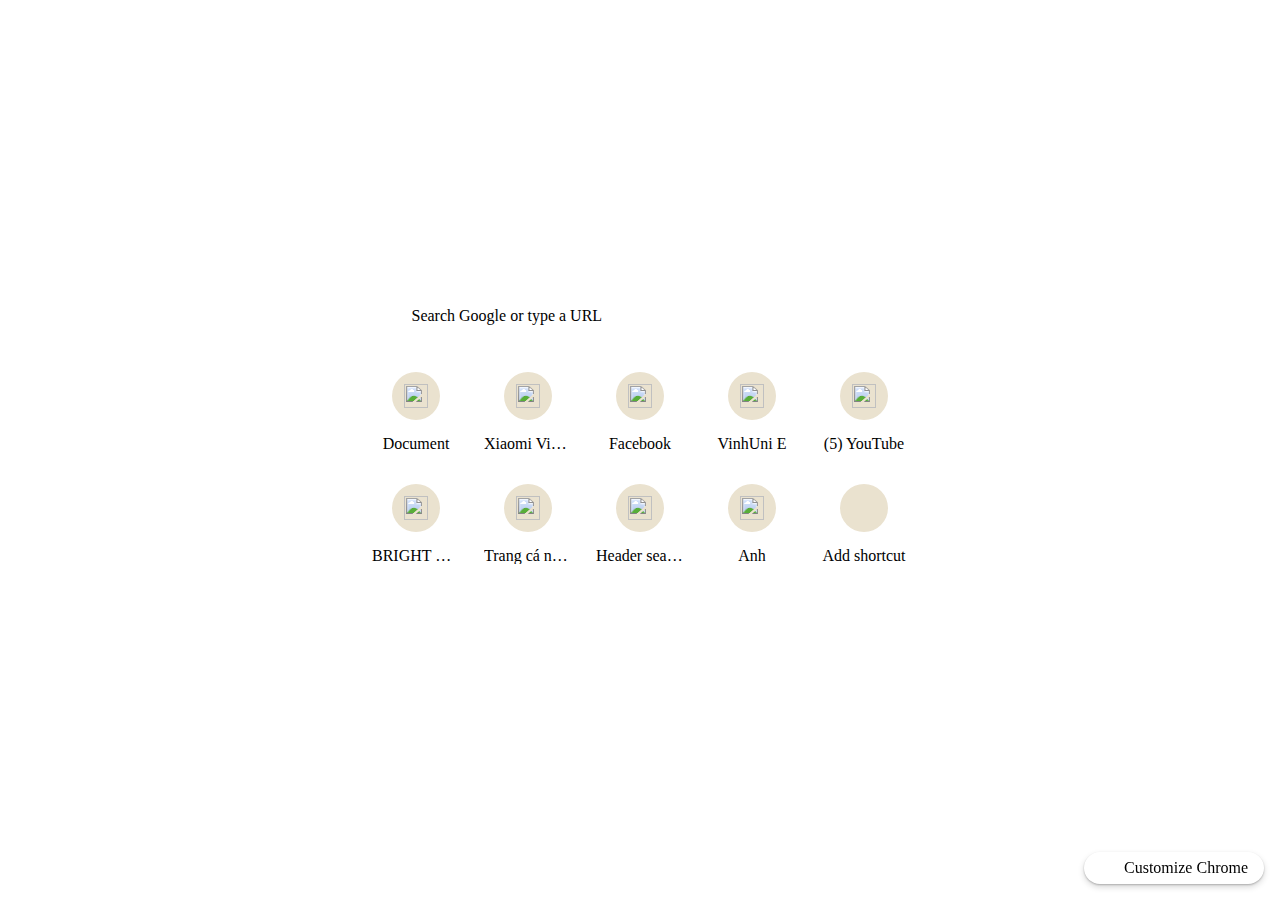
<file: assets/img/Redmi/New Tab.html>
<!DOCTYPE html>
<!-- saved from url=(0022)chrome://new-tab-page/ -->
<html dir="ltr" lang="en" chrome-refresh-2023="" class="focus-outline-visible" lazy-loaded="true"><head><meta http-equiv="Content-Type" content="text/html; charset=UTF-8">
    
    <title>New Tab</title>
    <style>
      body {
        background: #FFFFFF;
        margin: 0;
      }

      #backgroundImage {
        border: none;
        height: 100%;
        pointer-events: none;
        position: fixed;
        top: 0;
        visibility: hidden;
        width: 100%;
      }

      [show-background-image] #backgroundImage {
        visibility: visible;
      }
    </style>
  
<custom-style>
  <style is="custom-style">
    html {

      /* Material Design color palette for Google products */

      --google-red-100-rgb: 244, 199, 195;  /* #f4c7c3 */
      --google-red-100: rgb(var(--google-red-100-rgb));
      --google-red-300-rgb: 230, 124, 115;  /* #e67c73 */
      --google-red-300: rgb(var(--google-red-300-rgb));
      --google-red-500-rgb: 219, 68, 55;  /* #db4437 */
      --google-red-500: rgb(var(--google-red-500-rgb));
      --google-red-700-rgb: 197, 57, 41;  /* #c53929 */
      --google-red-700: rgb(var(--google-red-700-rgb));

      --google-blue-100-rgb: 198, 218, 252;  /* #c6dafc */
      --google-blue-100: rgb(var(--google-blue-100-rgb));
      --google-blue-300-rgb: 123, 170, 247;  /* #7baaf7 */
      --google-blue-300: rgb(var(--google-blue-300-rgb));
      --google-blue-500-rgb: 66, 133, 244;  /* #4285f4 */
      --google-blue-500: rgb(var(--google-blue-500-rgb));
      --google-blue-700-rgb: 51, 103, 214;  /* #3367d6 */
      --google-blue-700: rgb(var(--google-blue-700-rgb));

      --google-green-100-rgb: 183, 225, 205;  /* #b7e1cd */
      --google-green-100: rgb(var(--google-green-100-rgb));
      --google-green-300-rgb: 87, 187, 138;  /* #57bb8a */
      --google-green-300: rgb(var(--google-green-300-rgb));
      --google-green-500-rgb: 15, 157, 88;  /* #0f9d58 */
      --google-green-500: rgb(var(--google-green-500-rgb));
      --google-green-700-rgb: 11, 128, 67;  /* #0b8043 */
      --google-green-700: rgb(var(--google-green-700-rgb));

      --google-yellow-100-rgb: 252, 232, 178;  /* #fce8b2 */
      --google-yellow-100: rgb(var(--google-yellow-100-rgb));
      --google-yellow-300-rgb: 247, 203, 77;  /* #f7cb4d */
      --google-yellow-300: rgb(var(--google-yellow-300-rgb));
      --google-yellow-500-rgb: 244, 180, 0;  /* #f4b400 */
      --google-yellow-500: rgb(var(--google-yellow-500-rgb));
      --google-yellow-700-rgb: 240, 147, 0;  /* #f09300 */
      --google-yellow-700: rgb(var(--google-yellow-700-rgb));

      --google-grey-100-rgb: 245, 245, 245;  /* #f5f5f5 */
      --google-grey-100: rgb(var(--google-grey-100-rgb));
      --google-grey-300-rgb: 224, 224, 224;  /* #e0e0e0 */
      --google-grey-300: rgb(var(--google-grey-300-rgb));
      --google-grey-500-rgb: 158, 158, 158;  /* #9e9e9e */
      --google-grey-500: rgb(var(--google-grey-500-rgb));
      --google-grey-700-rgb: 97, 97, 97;  /* #616161 */
      --google-grey-700: rgb(var(--google-grey-700-rgb));

      /* Material Design color palette from online spec document */

      --paper-red-50: #ffebee;
      --paper-red-100: #ffcdd2;
      --paper-red-200: #ef9a9a;
      --paper-red-300: #e57373;
      --paper-red-400: #ef5350;
      --paper-red-500: #f44336;
      --paper-red-600: #e53935;
      --paper-red-700: #d32f2f;
      --paper-red-800: #c62828;
      --paper-red-900: #b71c1c;
      --paper-red-a100: #ff8a80;
      --paper-red-a200: #ff5252;
      --paper-red-a400: #ff1744;
      --paper-red-a700: #d50000;

      --paper-light-blue-50: #e1f5fe;
      --paper-light-blue-100: #b3e5fc;
      --paper-light-blue-200: #81d4fa;
      --paper-light-blue-300: #4fc3f7;
      --paper-light-blue-400: #29b6f6;
      --paper-light-blue-500: #03a9f4;
      --paper-light-blue-600: #039be5;
      --paper-light-blue-700: #0288d1;
      --paper-light-blue-800: #0277bd;
      --paper-light-blue-900: #01579b;
      --paper-light-blue-a100: #80d8ff;
      --paper-light-blue-a200: #40c4ff;
      --paper-light-blue-a400: #00b0ff;
      --paper-light-blue-a700: #0091ea;

      --paper-yellow-50: #fffde7;
      --paper-yellow-100: #fff9c4;
      --paper-yellow-200: #fff59d;
      --paper-yellow-300: #fff176;
      --paper-yellow-400: #ffee58;
      --paper-yellow-500: #ffeb3b;
      --paper-yellow-600: #fdd835;
      --paper-yellow-700: #fbc02d;
      --paper-yellow-800: #f9a825;
      --paper-yellow-900: #f57f17;
      --paper-yellow-a100: #ffff8d;
      --paper-yellow-a200: #ffff00;
      --paper-yellow-a400: #ffea00;
      --paper-yellow-a700: #ffd600;

      --paper-orange-50: #fff3e0;
      --paper-orange-100: #ffe0b2;
      --paper-orange-200: #ffcc80;
      --paper-orange-300: #ffb74d;
      --paper-orange-400: #ffa726;
      --paper-orange-500: #ff9800;
      --paper-orange-600: #fb8c00;
      --paper-orange-700: #f57c00;
      --paper-orange-800: #ef6c00;
      --paper-orange-900: #e65100;
      --paper-orange-a100: #ffd180;
      --paper-orange-a200: #ffab40;
      --paper-orange-a400: #ff9100;
      --paper-orange-a700: #ff6500;

      --paper-grey-50: #fafafa;
      --paper-grey-100: #f5f5f5;
      --paper-grey-200: #eeeeee;
      --paper-grey-300: #e0e0e0;
      --paper-grey-400: #bdbdbd;
      --paper-grey-500: #9e9e9e;
      --paper-grey-600: #757575;
      --paper-grey-700: #616161;
      --paper-grey-800: #424242;
      --paper-grey-900: #212121;

      --paper-blue-grey-50: #eceff1;
      --paper-blue-grey-100: #cfd8dc;
      --paper-blue-grey-200: #b0bec5;
      --paper-blue-grey-300: #90a4ae;
      --paper-blue-grey-400: #78909c;
      --paper-blue-grey-500: #607d8b;
      --paper-blue-grey-600: #546e7a;
      --paper-blue-grey-700: #455a64;
      --paper-blue-grey-800: #37474f;
      --paper-blue-grey-900: #263238;

      /* opacity for dark text on a light background */
      --dark-divider-opacity: 0.12;
      --dark-disabled-opacity: 0.38; /* or hint text or icon */
      --dark-secondary-opacity: 0.54;
      --dark-primary-opacity: 0.87;

      /* opacity for light text on a dark background */
      --light-divider-opacity: 0.12;
      --light-disabled-opacity: 0.3; /* or hint text or icon */
      --light-secondary-opacity: 0.7;
      --light-primary-opacity: 1.0;

    }

  </style>
</custom-style>

<custom-style>
  <style>
html{--google-blue-50-rgb:232,240,254;--google-blue-50:rgb(var(--google-blue-50-rgb));--google-blue-100-rgb:210,227,252;--google-blue-100:rgb(var(--google-blue-100-rgb));--google-blue-200-rgb:174,203,250;--google-blue-200:rgb(var(--google-blue-200-rgb));--google-blue-300-rgb:138,180,248;--google-blue-300:rgb(var(--google-blue-300-rgb));--google-blue-400-rgb:102,157,246;--google-blue-400:rgb(var(--google-blue-400-rgb));--google-blue-500-rgb:66,133,244;--google-blue-500:rgb(var(--google-blue-500-rgb));--google-blue-600-rgb:26,115,232;--google-blue-600:rgb(var(--google-blue-600-rgb));--google-blue-700-rgb:25,103,210;--google-blue-700:rgb(var(--google-blue-700-rgb));--google-blue-800-rgb:24,90,188;--google-blue-800:rgb(var(--google-blue-800-rgb));--google-blue-900-rgb:23,78,166;--google-blue-900:rgb(var(--google-blue-900-rgb));--google-green-50-rgb:230,244,234;--google-green-50:rgb(var(--google-green-50-rgb));--google-green-200-rgb:168,218,181;--google-green-200:rgb(var(--google-green-200-rgb));--google-green-300-rgb:129,201,149;--google-green-300:rgb(var(--google-green-300-rgb));--google-green-400-rgb:91,185,116;--google-green-400:rgb(var(--google-green-400-rgb));--google-green-500-rgb:52,168,83;--google-green-500:rgb(var(--google-green-500-rgb));--google-green-600-rgb:30,142,62;--google-green-600:rgb(var(--google-green-600-rgb));--google-green-700-rgb:24,128,56;--google-green-700:rgb(var(--google-green-700-rgb));--google-green-800-rgb:19,115,51;--google-green-800:rgb(var(--google-green-800-rgb));--google-green-900-rgb:13,101,45;--google-green-900:rgb(var(--google-green-900-rgb));--google-grey-50-rgb:248,249,250;--google-grey-50:rgb(var(--google-grey-50-rgb));--google-grey-100-rgb:241,243,244;--google-grey-100:rgb(var(--google-grey-100-rgb));--google-grey-200-rgb:232,234,237;--google-grey-200:rgb(var(--google-grey-200-rgb));--google-grey-300-rgb:218,220,224;--google-grey-300:rgb(var(--google-grey-300-rgb));--google-grey-400-rgb:189,193,198;--google-grey-400:rgb(var(--google-grey-400-rgb));--google-grey-500-rgb:154,160,166;--google-grey-500:rgb(var(--google-grey-500-rgb));--google-grey-600-rgb:128,134,139;--google-grey-600:rgb(var(--google-grey-600-rgb));--google-grey-700-rgb:95,99,104;--google-grey-700:rgb(var(--google-grey-700-rgb));--google-grey-800-rgb:60,64,67;--google-grey-800:rgb(var(--google-grey-800-rgb));--google-grey-900-rgb:32,33,36;--google-grey-900:rgb(var(--google-grey-900-rgb));--google-grey-900-white-4-percent:#292a2d;--google-purple-200-rgb:215,174,251;--google-purple-200:rgb(var(--google-purple-200-rgb));--google-purple-900-rgb:104,29,168;--google-purple-900:rgb(var(--google-purple-900-rgb));--google-red-300-rgb:242,139,130;--google-red-300:rgb(var(--google-red-300-rgb));--google-red-500-rgb:234,67,53;--google-red-500:rgb(var(--google-red-500-rgb));--google-red-600-rgb:217,48,37;--google-red-600:rgb(var(--google-red-600-rgb));--google-yellow-50-rgb:254,247,224;--google-yellow-50:rgb(var(--google-yellow-50-rgb));--google-yellow-100-rgb:254,239,195;--google-yellow-100:rgb(var(--google-yellow-100-rgb));--google-yellow-200-rgb:253,226,147;--google-yellow-200:rgb(var(--google-yellow-200-rgb));--google-yellow-300-rgb:253,214,51;--google-yellow-300:rgb(var(--google-yellow-300-rgb));--google-yellow-400-rgb:252,201,52;--google-yellow-400:rgb(var(--google-yellow-400-rgb));--google-yellow-500-rgb:251,188,4;--google-yellow-500:rgb(var(--google-yellow-500-rgb));--cr-primary-text-color:var(--google-grey-900);--cr-secondary-text-color:var(--google-grey-700);--cr-card-background-color:white;--cr-shadow-color:var(--google-grey-800);--cr-shadow-key-color_:color-mix(in srgb, var(--cr-shadow-color) 30%, transparent);--cr-shadow-ambient-color_:color-mix(in srgb, var(--cr-shadow-color) 15%, transparent);--cr-elevation-1:var(--cr-shadow-key-color_) 0 1px 2px 0,var(--cr-shadow-ambient-color_) 0 1px 3px 1px;--cr-elevation-2:var(--cr-shadow-key-color_) 0 1px 2px 0,var(--cr-shadow-ambient-color_) 0 2px 6px 2px;--cr-elevation-3:var(--cr-shadow-key-color_) 0 1px 3px 0,var(--cr-shadow-ambient-color_) 0 4px 8px 3px;--cr-elevation-4:var(--cr-shadow-key-color_) 0 2px 3px 0,var(--cr-shadow-ambient-color_) 0 6px 10px 4px;--cr-elevation-5:var(--cr-shadow-key-color_) 0 4px 4px 0,var(--cr-shadow-ambient-color_) 0 8px 12px 6px;--cr-card-shadow:var(--cr-elevation-2);--cr-checked-color:var(--google-blue-600);--cr-focused-item-color:var(--google-grey-300);--cr-form-field-label-color:var(--google-grey-700);--cr-hairline-rgb:0,0,0;--cr-iph-anchor-highlight-color:rgba(var(--google-blue-600-rgb), 0.1);--cr-link-color:var(--google-blue-700);--cr-menu-background-color:white;--cr-menu-background-focus-color:var(--google-grey-400);--cr-menu-shadow:0 2px 6px var(--paper-grey-500);--cr-separator-color:rgba(0, 0, 0, .06);--cr-title-text-color:rgb(90, 90, 90);--cr-toolbar-background-color:white;--cr-hover-background-color:rgba(var(--google-grey-900-rgb), .1);--cr-active-background-color:rgba(var(--google-grey-900-rgb), .16);--cr-focus-outline-color:rgba(var(--google-blue-600-rgb), .4)}@media (prefers-color-scheme:dark){html{--cr-primary-text-color:var(--google-grey-200);--cr-secondary-text-color:var(--google-grey-500);--cr-card-background-color:var(--google-grey-900-white-4-percent);--cr-card-shadow-color-rgb:0,0,0;--cr-checked-color:var(--google-blue-300);--cr-focused-item-color:var(--google-grey-800);--cr-form-field-label-color:var(--dark-secondary-color);--cr-hairline-rgb:255,255,255;--cr-iph-anchor-highlight-color:rgba(var(--google-grey-100-rgb), 0.1);--cr-link-color:var(--google-blue-300);--cr-menu-background-color:var(--google-grey-900);--cr-menu-background-focus-color:var(--google-grey-700);--cr-menu-background-sheen:rgba(255, 255, 255, .06);--cr-menu-shadow:rgba(0, 0, 0, .3) 0 1px 2px 0,rgba(0, 0, 0, .15) 0 3px 6px 2px;--cr-separator-color:rgba(255, 255, 255, .1);--cr-title-text-color:var(--cr-primary-text-color);--cr-toolbar-background-color:var(--google-grey-900-white-4-percent);--cr-hover-background-color:rgba(255, 255, 255, .1);--cr-active-background-color:rgba(var(--google-grey-200-rgb), .16);--cr-focus-outline-color:rgba(var(--google-blue-300-rgb), .4)}}@media (forced-colors:active){html{--cr-focus-outline-hcm:2px solid transparent;--cr-border-hcm:2px solid transparent}}html{--cr-button-edge-spacing:12px;--cr-button-height:32px;--cr-controlled-by-spacing:24px;--cr-default-input-max-width:264px;--cr-icon-ripple-size:36px;--cr-icon-ripple-padding:8px;--cr-icon-size:20px;--cr-icon-button-margin-start:16px;--cr-icon-ripple-margin:calc(var(--cr-icon-ripple-padding) * -1);--cr-section-min-height:48px;--cr-section-two-line-min-height:64px;--cr-section-padding:20px;--cr-section-vertical-padding:12px;--cr-section-indent-width:40px;--cr-section-indent-padding:calc(
      var(--cr-section-padding) + var(--cr-section-indent-width));--cr-section-vertical-margin:21px;--cr-centered-card-max-width:680px;--cr-centered-card-width-percentage:0.96;--cr-hairline:1px solid rgba(var(--cr-hairline-rgb), .14);--cr-separator-height:1px;--cr-separator-line:var(--cr-separator-height) solid var(--cr-separator-color);--cr-toolbar-overlay-animation-duration:150ms;--cr-toolbar-height:56px;--cr-container-shadow-height:6px;--cr-container-shadow-margin:calc(-1 * var(--cr-container-shadow-height));--cr-container-shadow-max-opacity:1;--cr-card-border-radius:8px;--cr-disabled-opacity:.38;--cr-form-field-bottom-spacing:16px;--cr-form-field-label-font-size:.625rem;--cr-form-field-label-height:1em;--cr-form-field-label-line-height:1}html[chrome-refresh-2023]{--cr-fallback-color-outline:rgb(116, 119, 117);--cr-fallback-color-primary:rgb(11, 87, 208);--cr-fallback-color-on-primary:rgb(255, 255, 255);--cr-fallback-color-primary-container:rgb(211, 227, 253);--cr-fallback-color-on-primary-container:rgb(4, 30, 73);--cr-fallback-color-secondary-container:rgb(194, 231, 255);--cr-fallback-color-on-secondary-container:rgb(0, 29, 53);--cr-fallback-color-neutral-container:rgb(242, 242, 242);--cr-fallback-color-neutral-outline:rgb(199, 199, 199);--cr-fallback-color-surface:rgb(255, 255, 255);--cr-fallback-color-on-surface-rgb:31,31,31;--cr-fallback-color-on-surface:rgb(var(--cr-fallback-color-on-surface-rgb));--cr-fallback-color-surface-variant:rgb(225, 227, 225);--cr-fallback-color-on-surface-variant:rgb(68, 71, 70);--cr-fallback-color-on-surface-subtle:rgb(71, 71, 71);--cr-fallback-color-inverse-primary:rgb(168, 199, 250);--cr-fallback-color-inverse-surface:rgb(48, 48, 48);--cr-fallback-color-inverse-on-surface:rgb(242, 242, 242);--cr-fallback-color-tonal-container:rgb(211, 227, 253);--cr-fallback-color-on-tonal-container:rgb(4, 30, 73);--cr-fallback-color-tonal-outline:rgb(168, 199, 250);--cr-fallback-color-error:rgb(179, 38, 30);--cr-fallback-color-divider:rgb(211, 227, 253);--cr-fallback-color-state-hover-on-prominent_:rgba(253, 252, 251, .1);--cr-fallback-color-state-on-subtle-rgb_:31,31,31;--cr-fallback-color-state-hover-on-subtle_:rgba(
      var(--cr-fallback-color-state-on-subtle-rgb_), .06);--cr-fallback-color-state-ripple-neutral-on-subtle_:rgba(
      var(--cr-fallback-color-state-on-subtle-rgb_), .08);--cr-fallback-color-state-ripple-primary-rgb_:124,172,248;--cr-fallback-color-state-ripple-primary_:rgba(
      var(--cr-fallback-color-state-ripple-primary-rgb_), 0.32);--cr-fallback-color-base-container:rgba(105, 145, 214, .12);--cr-fallback-color-disabled-background:rgba(
      var(--cr-fallback-color-on-surface-rgb), .12);--cr-fallback-color-disabled-foreground:rgba(
      var(--cr-fallback-color-on-surface-rgb), var(--cr-disabled-opacity));--cr-hover-background-color:var(--color-sys-state-hover,
      rgba(var(--cr-fallback-color-on-surface-rgb), .08));--cr-hover-on-prominent-background-color:var(
      --color-sys-state-hover-on-prominent,
      var(--cr-fallback-color-state-hover-on-prominent_));--cr-hover-on-subtle-background-color:var(
      --color-sys-state-hover-on-subtle,
      var(--cr-fallback-color-state-hover-on-subtle_));--cr-active-background-color:var(--color-sys-state-pressed,
      rgba(var(--cr-fallback-color-on-surface-rgb), .12));--cr-active-on-primary-background-color:var(
      --color-sys-state-ripple-primary,
      var(--cr-fallback-color-state-ripple-primary_));--cr-active-neutral-on-subtle-background-color:var(
      --color-sys-state-ripple-neutral-on-subtle,
      var(--cr-fallback-color-state-ripple-neutral-on-subtle_));--cr-focus-outline-color:var(--color-sys-state-focus-ring,
      var(--cr-fallback-color-primary));--cr-primary-text-color:var(--color-primary-foreground,
      var(--cr-fallback-color-on-surface));--cr-secondary-text-color:var(--color-secondary-foreground,
      var(--cr-fallback-color-on-surface-variant));--cr-link-color:var(--color-link-foreground-default,
      var(--cr-fallback-color-primary));--cr-button-height:36px;--cr-shadow-color:var(--color-sys-shadow, rgb(0, 0, 0))}@media (prefers-color-scheme:dark){html[chrome-refresh-2023]{--cr-fallback-color-outline:rgb(142, 145, 143);--cr-fallback-color-primary:rgb(168, 199, 250);--cr-fallback-color-on-primary:rgb(6, 46, 111);--cr-fallback-color-primary-container:rgb(8, 66, 160);--cr-fallback-color-on-primary-container:rgb(211, 227, 253);--cr-fallback-color-secondary-container:rgb(0, 74, 119);--cr-fallback-color-on-secondary-container:rgb(194, 231, 255);--cr-fallback-color-neutral-container:rgb(42, 42, 42);--cr-fallback-color-neutral-outline:rgb(117, 117, 117);--cr-fallback-color-surface:rgb(26, 27, 30);--cr-fallback-color-on-surface-rgb:227,227,227;--cr-fallback-color-surface-variant:rgb(68, 71, 70);--cr-fallback-color-on-surface-variant:rgb(196, 199, 197);--cr-fallback-color-on-surface-subtle:rgb(199, 199, 199);--cr-fallback-color-inverse-primary:rgb(11, 87, 208);--cr-fallback-color-inverse-surface:rgb(227, 227, 227);--cr-fallback-color-inverse-on-surface:rgb(31, 31, 31);--cr-fallback-color-tonal-container:rgb(0, 74, 119);--cr-fallback-color-on-tonal-container:rgb(194, 231, 255);--cr-fallback-color-tonal-outline:rgb(0, 99, 155);--cr-fallback-color-error:rgb(242, 184, 181);--cr-fallback-color-divider:rgb(71, 71, 71);--cr-fallback-color-state-hover-on-prominent_:rgba(31, 31, 31, .06);--cr-fallback-color-state-on-subtle-rgb_:253,252,251;--cr-fallback-color-state-hover-on-subtle_:rgba(
        var(--cr-fallback-color-state-on-subtle-rgb_), .10);--cr-fallback-color-state-ripple-neutral-on-subtle_:rgba(
        var(--cr-fallback-color-state-on-subtle-rgb_), .16);--cr-fallback-color-state-ripple-primary-rgb_:76,141,246;--cr-fallback-color-base-container:rgba(40, 40, 40, 1)}}@media (forced-colors:active){html[chrome-refresh-2023]{--cr-fallback-color-disabled-background:Canvas;--cr-fallback-color-disabled-foreground:GrayText}}
  </style>
</custom-style>

<iron-iconset-svg name="cr20" size="20" style="display: none;">
  <svg>
    <defs>
      
      <g id="block">
        <path fill-rule="evenodd" clip-rule="evenodd" d="M10 0C4.48 0 0 4.48 0 10C0 15.52 4.48 20 10 20C15.52 20 20 15.52 20 10C20 4.48 15.52 0 10 0ZM2 10C2 5.58 5.58 2 10 2C11.85 2 13.55 2.63 14.9 3.69L3.69 14.9C2.63 13.55 2 11.85 2 10ZM5.1 16.31C6.45 17.37 8.15 18 10 18C14.42 18 18 14.42 18 10C18 8.15 17.37 6.45 16.31 5.1L5.1 16.31Z">
        </path>
      </g>
      <g id="cloud-off">
        <path d="M16 18.125L13.875 16H5C3.88889 16 2.94444 15.6111 2.16667 14.8333C1.38889 14.0556 1 13.1111 1 12C1 10.9444 1.36111 10.0347 2.08333 9.27083C2.80556 8.50694 3.6875 8.09028 4.72917 8.02083C4.77083 7.86805 4.8125 7.72222 4.85417 7.58333C4.90972 7.44444 4.97222 7.30555 5.04167 7.16667L1.875 4L2.9375 2.9375L17.0625 17.0625L16 18.125ZM5 14.5H12.375L6.20833 8.33333C6.15278 8.51389 6.09722 8.70139 6.04167 8.89583C6 9.07639 5.95139 9.25694 5.89583 9.4375L4.83333 9.52083C4.16667 9.57639 3.61111 9.84028 3.16667 10.3125C2.72222 10.7708 2.5 11.3333 2.5 12C2.5 12.6944 2.74306 13.2847 3.22917 13.7708C3.71528 14.2569 4.30556 14.5 5 14.5ZM17.5 15.375L16.3958 14.2917C16.7153 14.125 16.9792 13.8819 17.1875 13.5625C17.3958 13.2431 17.5 12.8889 17.5 12.5C17.5 11.9444 17.3056 11.4722 16.9167 11.0833C16.5278 10.6944 16.0556 10.5 15.5 10.5H14.125L14 9.14583C13.9028 8.11806 13.4722 7.25694 12.7083 6.5625C11.9444 5.85417 11.0417 5.5 10 5.5C9.65278 5.5 9.31944 5.54167 9 5.625C8.69444 5.70833 8.39583 5.82639 8.10417 5.97917L7.02083 4.89583C7.46528 4.61806 7.93056 4.40278 8.41667 4.25C8.91667 4.08333 9.44444 4 10 4C11.4306 4 12.6736 4.48611 13.7292 5.45833C14.7847 6.41667 15.375 7.59722 15.5 9C16.4722 9 17.2986 9.34028 17.9792 10.0208C18.6597 10.7014 19 11.5278 19 12.5C19 13.0972 18.8611 13.6458 18.5833 14.1458C18.3194 14.6458 17.9583 15.0556 17.5 15.375Z">
        </path>
      </g>
      <g id="domain">
        <path d="M2,3 L2,17 L11.8267655,17 L13.7904799,17 L18,17 L18,7 L12,7 L12,3 L2,3 Z M8,13 L10,13 L10,15 L8,15 L8,13 Z M4,13 L6,13 L6,15 L4,15 L4,13 Z M8,9 L10,9 L10,11 L8,11 L8,9 Z M4,9 L6,9 L6,11 L4,11 L4,9 Z M12,9 L16,9 L16,15 L12,15 L12,9 Z M12,11 L14,11 L14,13 L12,13 L12,11 Z M8,5 L10,5 L10,7 L8,7 L8,5 Z M4,5 L6,5 L6,7 L4,7 L4,5 Z">
        </path>
      </g>
      <g id="kite">
        <path fill-rule="evenodd" clip-rule="evenodd" d="M4.6327 8.00094L10.3199 2L16 8.00094L10.1848 16.8673C10.0995 16.9873 10.0071 17.1074 9.90047 17.2199C9.42417 17.7225 8.79147 18 8.11611 18C7.44076 18 6.80806 17.7225 6.33175 17.2199C5.85545 16.7173 5.59242 16.0497 5.59242 15.3371C5.59242 14.977 5.46445 14.647 5.22275 14.3919C4.98104 14.1369 4.66825 14.0019 4.32701 14.0019H4V12.6667H4.32701C5.00237 12.6667 5.63507 12.9442 6.11137 13.4468C6.58768 13.9494 6.85071 14.617 6.85071 15.3296C6.85071 15.6896 6.97867 16.0197 7.22038 16.2747C7.46209 16.5298 7.77488 16.6648 8.11611 16.6648C8.45735 16.6648 8.77014 16.5223 9.01185 16.2747C9.02396 16.2601 9.03607 16.246 9.04808 16.2319C9.08541 16.1883 9.12176 16.1458 9.15403 16.0947L9.55213 15.4946L4.6327 8.00094ZM10.3199 13.9371L6.53802 8.17116L10.3199 4.1814L14.0963 8.17103L10.3199 13.9371Z">
        </path>
      </g>
      <g id="menu">
        <path d="M2 4h16v2H2zM2 9h16v2H2zM2 14h16v2H2z"></path>
      </g>
      
  </defs></svg>
</iron-iconset-svg>


<iron-iconset-svg name="cr" size="24" style="display: none;">
  <svg>
    <defs>
      
      <g id="account-child-invert" viewBox="0 0 48 48">
        <path d="M24 4c3.31 0 6 2.69 6 6s-2.69 6-6 6-6-2.69-6-6 2.69-6 6-6z"></path>
        <path fill="none" d="M0 0h48v48H0V0z"></path>
        <circle fill="none" cx="24" cy="26" r="4"></circle>
        <path d="M24 18c-6.16 0-13 3.12-13 7.23v11.54c0 2.32 2.19 4.33 5.2 5.63 2.32 1 5.12 1.59 7.8 1.59.66 0 1.33-.06 2-.14v-5.2c-.67.08-1.34.14-2 .14-2.63 0-5.39-.57-7.68-1.55.67-2.12 4.34-3.65 7.68-3.65.86 0 1.75.11 2.6.29 2.79.62 5.2 2.15 5.2 4.04v4.47c3.01-1.31 5.2-3.31 5.2-5.63V25.23C37 21.12 30.16 18 24 18zm0 12c-2.21 0-4-1.79-4-4s1.79-4 4-4 4 1.79 4 4-1.79 4-4 4z">
        </path>
      </g>
      <g id="add">
        <path d="M19 13h-6v6h-2v-6H5v-2h6V5h2v6h6v2z"></path>
      </g>
      <g id="arrow-back">
        <path d="M20 11H7.83l5.59-5.59L12 4l-8 8 8 8 1.41-1.41L7.83 13H20v-2z">
        </path>
      </g>
      <g id="arrow-drop-up">
        <path d="M7 14l5-5 5 5z"></path>
      </g>
      <g id="arrow-drop-down">
        <path d="M7 10l5 5 5-5z"></path>
      </g>
      <g id="arrow-forward">
        <path d="M12 4l-1.41 1.41L16.17 11H4v2h12.17l-5.58 5.59L12 20l8-8z">
        </path>
      </g>
      <g id="arrow-right">
        <path d="M10 7l5 5-5 5z"></path>
      </g>
      
      <g id="cancel">
        <path d="M12 2C6.47 2 2 6.47 2 12s4.47 10 10 10 10-4.47 10-10S17.53 2 12 2zm5 13.59L15.59 17 12 13.41 8.41 17 7 15.59 10.59 12 7 8.41 8.41 7 12 10.59 15.59 7 17 8.41 13.41 12 17 15.59z">
        </path>
      </g>
      <g id="check">
        <path d="M9 16.17L4.83 12l-1.42 1.41L9 19 21 7l-1.41-1.41z"></path>
      </g>
      <g id="check-circle">
        <path d="M12 2C6.48 2 2 6.48 2 12s4.48 10 10 10 10-4.48 10-10S17.52 2 12 2zm-2 15l-5-5 1.41-1.41L10 14.17l7.59-7.59L19 8l-9 9z">
        </path>
      </g>
      <g id="chevron-left">
        <path d="M15.41 7.41L14 6l-6 6 6 6 1.41-1.41L10.83 12z"></path>
      </g>
      <g id="chevron-right">
        <path d="M10 6L8.59 7.41 13.17 12l-4.58 4.59L10 18l6-6z"></path>
      </g>
      <g id="clear">
        <path d="M19 6.41L17.59 5 12 10.59 6.41 5 5 6.41 10.59 12 5 17.59 6.41 19 12 13.41 17.59 19 19 17.59 13.41 12z">
        </path>
      </g>
      <g id="close">
        <path d="M19 6.41L17.59 5 12 10.59 6.41 5 5 6.41 10.59 12 5 17.59 6.41 19 12 13.41 17.59 19 19 17.59 13.41 12z">
        </path>
      </g>
      <g id="computer">
        <path d="M20 18c1.1 0 1.99-.9 1.99-2L22 6c0-1.1-.9-2-2-2H4c-1.1 0-2 .9-2 2v10c0 1.1.9 2 2 2H0v2h24v-2h-4zM4 6h16v10H4V6z">
        </path>
      </g>
      <g id="create">
        <path d="M3 17.25V21h3.75L17.81 9.94l-3.75-3.75L3 17.25zM20.71 7.04c.39-.39.39-1.02 0-1.41l-2.34-2.34c-.39-.39-1.02-.39-1.41 0l-1.83 1.83 3.75 3.75 1.83-1.83z">
        </path>
      </g>
      <g id="delete">
        <path d="M6 19c0 1.1.9 2 2 2h8c1.1 0 2-.9 2-2V7H6v12zM19 4h-3.5l-1-1h-5l-1 1H5v2h14V4z">
        </path>
      </g>
      <g id="domain">
        <path d="M12 7V3H2v18h20V7H12zM6 19H4v-2h2v2zm0-4H4v-2h2v2zm0-4H4V9h2v2zm0-4H4V5h2v2zm4 12H8v-2h2v2zm0-4H8v-2h2v2zm0-4H8V9h2v2zm0-4H8V5h2v2zm10 12h-8v-2h2v-2h-2v-2h2v-2h-2V9h8v10zm-2-8h-2v2h2v-2zm0 4h-2v2h2v-2z">
        </path>
      </g>
      <g id="error">
        <path d="M12 2C6.48 2 2 6.48 2 12s4.48 10 10 10 10-4.48 10-10S17.52 2 12 2zm1 15h-2v-2h2v2zm0-4h-2V7h2v6z">
        </path>
      </g>
      <g id="error-outline">
        <path d="M11 15h2v2h-2zm0-8h2v6h-2zm.99-5C6.47 2 2 6.48 2 12s4.47 10 9.99 10C17.52 22 22 17.52 22 12S17.52 2 11.99 2zM12 20c-4.42 0-8-3.58-8-8s3.58-8 8-8 8 3.58 8 8-3.58 8-8 8z">
        </path>
      </g>
      <g id="expand-less">
        <path d="M12 8l-6 6 1.41 1.41L12 10.83l4.59 4.58L18 14z"></path>
      </g>
      <g id="expand-more">
        <path d="M16.59 8.59L12 13.17 7.41 8.59 6 10l6 6 6-6z"></path>
      </g>
      <g id="extension">
        <path d="M20.5 11H19V7c0-1.1-.9-2-2-2h-4V3.5C13 2.12 11.88 1 10.5 1S8 2.12 8 3.5V5H4c-1.1 0-1.99.9-1.99 2v3.8H3.5c1.49 0 2.7 1.21 2.7 2.7s-1.21 2.7-2.7 2.7H2V20c0 1.1.9 2 2 2h3.8v-1.5c0-1.49 1.21-2.7 2.7-2.7 1.49 0 2.7 1.21 2.7 2.7V22H17c1.1 0 2-.9 2-2v-4h1.5c1.38 0 2.5-1.12 2.5-2.5S21.88 11 20.5 11z">
        </path>
      </g>
      <g id="file-download">
        <path d="M19 9h-4V3H9v6H5l7 7 7-7zM5 18v2h14v-2H5z"></path>
      </g>
      
      <g id="fullscreen">
        <path d="M7 14H5v5h5v-2H7v-3zm-2-4h2V7h3V5H5v5zm12 7h-3v2h5v-5h-2v3zM14 5v2h3v3h2V5h-5z">
        </path>
      </g>
      <g id="group">
        <path d="M16 11c1.66 0 2.99-1.34 2.99-3S17.66 5 16 5c-1.66 0-3 1.34-3 3s1.34 3 3 3zm-8 0c1.66 0 2.99-1.34 2.99-3S9.66 5 8 5C6.34 5 5 6.34 5 8s1.34 3 3 3zm0 2c-2.33 0-7 1.17-7 3.5V19h14v-2.5c0-2.33-4.67-3.5-7-3.5zm8 0c-.29 0-.62.02-.97.05 1.16.84 1.97 1.97 1.97 3.45V19h6v-2.5c0-2.33-4.67-3.5-7-3.5z">
        </path>
      </g>
      <g id="help-outline">
        <path d="M11 18h2v-2h-2v2zm1-16C6.48 2 2 6.48 2 12s4.48 10 10 10 10-4.48 10-10S17.52 2 12 2zm0 18c-4.41 0-8-3.59-8-8s3.59-8 8-8 8 3.59 8 8-3.59 8-8 8zm0-14c-2.21 0-4 1.79-4 4h2c0-1.1.9-2 2-2s2 .9 2 2c0 2-3 1.75-3 5h2c0-2.25 3-2.5 3-5 0-2.21-1.79-4-4-4z">
        </path>
      </g>
      <g id="history">
        <path d="M12.945312 22.75 C 10.320312 22.75 8.074219 21.839844 6.207031 20.019531 C 4.335938 18.199219 3.359375 15.972656 3.269531 13.34375 L 5.089844 13.34375 C 5.175781 15.472656 5.972656 17.273438 7.480469 18.742188 C 8.988281 20.210938 10.808594 20.945312 12.945312 20.945312 C 15.179688 20.945312 17.070312 20.164062 18.621094 18.601562 C 20.167969 17.039062 20.945312 15.144531 20.945312 12.910156 C 20.945312 10.714844 20.164062 8.855469 18.601562 7.335938 C 17.039062 5.816406 15.15625 5.054688 12.945312 5.054688 C 11.710938 5.054688 10.554688 5.339844 9.480469 5.902344 C 8.402344 6.46875 7.476562 7.226562 6.699219 8.179688 L 9.585938 8.179688 L 9.585938 9.984375 L 3.648438 9.984375 L 3.648438 4.0625 L 5.453125 4.0625 L 5.453125 6.824219 C 6.386719 5.707031 7.503906 4.828125 8.804688 4.199219 C 10.109375 3.566406 11.488281 3.25 12.945312 3.25 C 14.300781 3.25 15.570312 3.503906 16.761719 4.011719 C 17.949219 4.519531 18.988281 5.214844 19.875 6.089844 C 20.761719 6.964844 21.464844 7.992188 21.976562 9.167969 C 22.492188 10.34375 22.75 11.609375 22.75 12.964844 C 22.75 14.316406 22.492188 15.589844 21.976562 16.777344 C 21.464844 17.964844 20.761719 19.003906 19.875 19.882812 C 18.988281 20.765625 17.949219 21.464844 16.761719 21.976562 C 15.570312 22.492188 14.300781 22.75 12.945312 22.75 Z M 16.269531 17.460938 L 12.117188 13.34375 L 12.117188 7.527344 L 13.921875 7.527344 L 13.921875 12.601562 L 17.550781 16.179688 Z M 16.269531 17.460938">
        </path>
      </g>
      <g id="info">
        <path d="M12 2C6.48 2 2 6.48 2 12s4.48 10 10 10 10-4.48 10-10S17.52 2 12 2zm1 15h-2v-6h2v6zm0-8h-2V7h2v2z">
        </path>
      </g>
      <g id="info-outline">
        <path d="M11 17h2v-6h-2v6zm1-15C6.48 2 2 6.48 2 12s4.48 10 10 10 10-4.48 10-10S17.52 2 12 2zm0 18c-4.41 0-8-3.59-8-8s3.59-8 8-8 8 3.59 8 8-3.59 8-8 8zM11 9h2V7h-2v2z">
        </path>
      </g>
      <g id="insert-drive-file">
        <path d="M6 2c-1.1 0-1.99.9-1.99 2L4 20c0 1.1.89 2 1.99 2H18c1.1 0 2-.9 2-2V8l-6-6H6zm7 7V3.5L18.5 9H13z">
        </path>
      </g>
      <g id="location-on">
        <path d="M12 2C8.13 2 5 5.13 5 9c0 5.25 7 13 7 13s7-7.75 7-13c0-3.87-3.13-7-7-7zm0 9.5c-1.38 0-2.5-1.12-2.5-2.5s1.12-2.5 2.5-2.5 2.5 1.12 2.5 2.5-1.12 2.5-2.5 2.5z">
        </path>
      </g>
      <g id="mic">
        <path d="M12 14c1.66 0 2.99-1.34 2.99-3L15 5c0-1.66-1.34-3-3-3S9 3.34 9 5v6c0 1.66 1.34 3 3 3zm5.3-3c0 3-2.54 5.1-5.3 5.1S6.7 14 6.7 11H5c0 3.41 2.72 6.23 6 6.72V21h2v-3.28c3.28-.48 6-3.3 6-6.72h-1.7z">
        </path>
      </g>
      <g id="more-vert">
        <path d="M12 8c1.1 0 2-.9 2-2s-.9-2-2-2-2 .9-2 2 .9 2 2 2zm0 2c-1.1 0-2 .9-2 2s.9 2 2 2 2-.9 2-2-.9-2-2-2zm0 6c-1.1 0-2 .9-2 2s.9 2 2 2 2-.9 2-2-.9-2-2-2z">
        </path>
      </g>
      <g id="open-in-new">
        <path d="M19 19H5V5h7V3H5c-1.11 0-2 .9-2 2v14c0 1.1.89 2 2 2h14c1.1 0 2-.9 2-2v-7h-2v7zM14 3v2h3.59l-9.83 9.83 1.41 1.41L19 6.41V10h2V3h-7z">
        </path>
      </g>
      <g id="person">
        <path d="M12 12c2.21 0 4-1.79 4-4s-1.79-4-4-4-4 1.79-4 4 1.79 4 4 4zm0 2c-2.67 0-8 1.34-8 4v2h16v-2c0-2.66-5.33-4-8-4z">
        </path>
      </g>
      <g id="phonelink">
        <path d="M4 6h18V4H4c-1.1 0-2 .9-2 2v11H0v3h14v-3H4V6zm19 2h-6c-.55 0-1 .45-1 1v10c0 .55.45 1 1 1h6c.55 0 1-.45 1-1V9c0-.55-.45-1-1-1zm-1 9h-4v-7h4v7z">
        </path>
      </g>
      <g id="print">
        <path d="M19 8H5c-1.66 0-3 1.34-3 3v6h4v4h12v-4h4v-6c0-1.66-1.34-3-3-3zm-3 11H8v-5h8v5zm3-7c-.55 0-1-.45-1-1s.45-1 1-1 1 .45 1 1-.45 1-1 1zm-1-9H6v4h12V3z">
        </path>
      </g>
      <g id="schedule">
        <path d="M11.99 2C6.47 2 2 6.48 2 12s4.47 10 9.99 10C17.52 22 22 17.52 22 12S17.52 2 11.99 2zM12 20c-4.42 0-8-3.58-8-8s3.58-8 8-8 8 3.58 8 8-3.58 8-8 8zm.5-13H11v6l5.25 3.15.75-1.23-4.5-2.67z">
        </path>
      </g>
      <g id="search">
        <path d="M15.5 14h-.79l-.28-.27C15.41 12.59 16 11.11 16 9.5 16 5.91 13.09 3 9.5 3S3 5.91 3 9.5 5.91 16 9.5 16c1.61 0 3.09-.59 4.23-1.57l.27.28v.79l5 4.99L20.49 19l-4.99-5zm-6 0C7.01 14 5 11.99 5 9.5S7.01 5 9.5 5 14 7.01 14 9.5 11.99 14 9.5 14z">
        </path>
      </g>
      <g id="security">
        <path d="M12 1L3 5v6c0 5.55 3.84 10.74 9 12 5.16-1.26 9-6.45 9-12V5l-9-4zm0 10.99h7c-.53 4.12-3.28 7.79-7 8.94V12H5V6.3l7-3.11v8.8z">
        </path>
      </g>
      
      
      <g id="settings_icon">
        <path d="M19.43 12.98c.04-.32.07-.64.07-.98s-.03-.66-.07-.98l2.11-1.65c.19-.15.24-.42.12-.64l-2-3.46c-.12-.22-.39-.3-.61-.22l-2.49 1c-.52-.4-1.08-.73-1.69-.98l-.38-2.65C14.46 2.18 14.25 2 14 2h-4c-.25 0-.46.18-.49.42l-.38 2.65c-.61.25-1.17.59-1.69.98l-2.49-1c-.23-.09-.49 0-.61.22l-2 3.46c-.13.22-.07.49.12.64l2.11 1.65c-.04.32-.07.65-.07.98s.03.66.07.98l-2.11 1.65c-.19.15-.24.42-.12.64l2 3.46c.12.22.39.3.61.22l2.49-1c.52.4 1.08.73 1.69.98l.38 2.65c.03.24.24.42.49.42h4c.25 0 .46-.18.49-.42l.38-2.65c.61-.25 1.17-.59 1.69-.98l2.49 1c.23.09.49 0 .61-.22l2-3.46c.12-.22.07-.49-.12-.64l-2.11-1.65zM12 15.5c-1.93 0-3.5-1.57-3.5-3.5s1.57-3.5 3.5-3.5 3.5 1.57 3.5 3.5-1.57 3.5-3.5 3.5z">
        </path>
      </g>
      <g id="star">
        <path d="M12 17.27L18.18 21l-1.64-7.03L22 9.24l-7.19-.61L12 2 9.19 8.63 2 9.24l5.46 4.73L5.82 21z">
        </path>
      </g>
      <g id="sync">
        <path d="M12 4V1L8 5l4 4V6c3.31 0 6 2.69 6 6 0 1.01-.25 1.97-.7 2.8l1.46 1.46C19.54 15.03 20 13.57 20 12c0-4.42-3.58-8-8-8zm0 14c-3.31 0-6-2.69-6-6 0-1.01.25-1.97.7-2.8L5.24 7.74C4.46 8.97 4 10.43 4 12c0 4.42 3.58 8 8 8v3l4-4-4-4v3z">
        </path>
      </g>
      <g id="videocam">
        <path d="M17 10.5V7c0-.55-.45-1-1-1H4c-.55 0-1 .45-1 1v10c0 .55.45 1 1 1h12c.55 0 1-.45 1-1v-3.5l4 4v-11l-4 4z">
        </path>
      </g>
      <g id="warning">
        <path d="M1 21h22L12 2 1 21zm12-3h-2v-2h2v2zm0-4h-2v-4h2v4z"></path>
      </g>
    </defs>
  </svg>
</iron-iconset-svg>
<iron-iconset-svg name="iph" size="24" style="display: none;">
  <svg>
    <defs>
      
      <g id="celebration">
        <path fill="none" d="M0 0h20v20H0z"></path>
        <path fill-rule="evenodd" d="m2 22 14-5-9-9-5 14Zm10.35-5.82L5.3 18.7l2.52-7.05 4.53 4.53ZM14.53 12.53l5.59-5.59a1.25 1.25 0 0 1 1.77 0l.59.59 1.06-1.06-.59-.59a2.758 2.758 0 0 0-3.89 0l-5.59 5.59 1.06 1.06ZM10.06 6.88l-.59.59 1.06 1.06.59-.59a2.758 2.758 0 0 0 0-3.89l-.59-.59-1.06 1.07.59.59c.48.48.48 1.28 0 1.76ZM17.06 11.88l-1.59 1.59 1.06 1.06 1.59-1.59a1.25 1.25 0 0 1 1.77 0l1.61 1.61 1.06-1.06-1.61-1.61a2.758 2.758 0 0 0-3.89 0ZM15.06 5.88l-3.59 3.59 1.06 1.06 3.59-3.59a2.758 2.758 0 0 0 0-3.89l-1.59-1.59-1.06 1.06 1.59 1.59c.48.49.48 1.29 0 1.77Z">
        </path>
      </g>
      <g id="lightbulb_outline">
        <path fill="none" d="M0 0h24v24H0z"></path>
        <path d="M9 21c0 .55.45 1 1 1h4c.55 0 1-.45 1-1v-1H9v1zm3-19C8.14 2 5 5.14 5 9c0 2.38 1.19 4.47 3 5.74V17c0 .55.45 1 1 1h6c.55 0 1-.45 1-1v-2.26c1.81-1.27 3-3.36 3-5.74 0-3.86-3.14-7-7-7zm2 11.7V16h-4v-2.3C8.48 12.63 7 11.53 7 9c0-2.76 2.24-5 5-5s5 2.24 5 5c0 2.49-1.51 3.65-3 4.7z">
        </path>
      </g>
    </defs>
  </svg>
</iron-iconset-svg>

<custom-style>
  <style>
html{--annotation-background-color:var(--google-green-50);--annotation-text-color:var(--google-green-600);--border-color:var(--google-grey-300);--entity-image-background-color:var(--google-grey-50);--icon-color:var(--google-grey-600);--url-color:var(--google-blue-600);--side-panel-url-color:var(--google-grey-700)}@media (prefers-color-scheme:dark){html{--annotation-background-color:var(--google-green-300);--annotation-text-color:var(--google-grey-900);--border-color:var(--google-grey-700);--entity-image-background-color:var(--google-grey-800);--icon-color:white;--url-color:var(--google-blue-300);--side-panel-url-color:var(--google-grey-500)}}html{--card-max-width:960px;--card-min-width:550px;--card-padding-between:16px;--card-padding-side:24px;--first-card-padding-top:24px;--cluster-max-width:var(--card-max-width);--cluster-min-width:var(--card-min-width);--cluster-padding-horizontal:var(--card-padding-side);--cluster-padding-vertical:var(--card-padding-between);--favicon-margin:16px;--favicon-size:16px;--first-cluster-padding-top:var(--first-card-padding-top);--pill-height:34px;--pill-padding-icon:12px;--pill-padding-text:16px;--top-visit-favicon-size:24px}
  </style>
</custom-style>
<iron-iconset-svg name="modules" size="24" style="display: none;">
  <svg>
    <defs>
      <g id="block" viewBox="0 -960 960 960">
        <path d="M480-80q-83 0-156-31.5T197-197q-54-54-85.5-127T80-480q0-83 31.5-156T197-763q54-54 127-85.5T480-880q83 0 156 31.5T763-763q54 54 85.5 127T880-480q0 83-31.5 156T763-197q-54 54-127 85.5T480-80Zm0-60q142.375 0 241.188-98.812Q820-337.625 820-480q0-60.662-21-116.831Q778-653 740-699L261-220q45 39 101.493 59.5Q418.987-140 480-140ZM221-261l478-478q-46-39-102.169-60T480-820q-142.375 0-241.188 98.812Q140-622.375 140-480q0 61.013 22 117.507Q184-306 221-261Z">
        </path>
      </g>
      <g id="dock_to_left" viewBox="0 0 20 20">
        <path d="M4.45833 17.1667C4 17.1667 3.61111 17.0139 3.29167 16.7083C2.98611 16.3889 2.83333 16 2.83333 15.5417V4.45833C2.83333 4 2.98611 3.61806 3.29167 3.3125C3.61111 2.99306 4 2.83333 4.45833 2.83333H15.5417C16 2.83333 16.3819 2.99306 16.6875 3.3125C17.0069 3.61806 17.1667 4 17.1667 4.45833V15.5417C17.1667 16 17.0069 16.3889 16.6875 16.7083C16.3819 17.0139 16 17.1667 15.5417 17.1667H4.45833ZM11.3125 15.4375V4.5625H4.5625V15.4375H11.3125Z">
        </path>
      </g>
      <g id="done" viewBox="0 -960 960 960">
        <path d="M378-246 154-470l43-43 181 181 384-384 43 43-427 427Z">
        </path>
      </g>
      <g id="thumb_down" viewBox="0 -960 960 960">
        <path d="M242-840h444v512L408-40l-39-31q-6-5-9-14t-3-22v-10l45-211H103q-24 0-42-18t-18-42v-81.839Q43-477 41.5-484.5T43-499l126-290q8.878-21.25 29.595-36.125Q219.311-840 242-840Zm384 60H229L103-481v93h373l-53 249 203-214v-427Zm0 427v-427 427Zm60 25v-60h133v-392H686v-60h193v512H686Z">
        </path>
      </g>
      <g id="info" viewBox="0 0 24 24">
        <path d="M0 0h24v24H0V0z" fill="none">
        </path>
        <path d="M11 7h2v2h-2zm0 4h2v6h-2zm1-9C6.48 2 2 6.48 2 12s4.48 10 10 10 10-4.48 10-10S17.52 2 12 2zm0 18c-4.41 0-8-3.59-8-8s3.59-8 8-8 8 3.59 8 8-3.59 8-8 8z">
        </path>
      </g>
      <g id="tune" viewBox="0 -960 960 960">
        <path d="M427-120v-225h60v83h353v60H487v82h-60Zm-307-82v-60h247v60H120Zm187-166v-82H120v-60h187v-84h60v226h-60Zm120-82v-60h413v60H427Zm166-165v-225h60v82h187v60H653v83h-60Zm-473-83v-60h413v60H120Z">
        </path>
      </g>
      <g id="visibility_off" viewBox="0 -960 960 960">
        <path d="m629-419-44-44q26-71-27-118t-115-24l-44-44q17-11 38-16t43-5q71 0 120.5 49.5T650-500q0 22-5.5 43.5T629-419Zm129 129-40-40q49-36 85.5-80.5T857-500q-50-111-150-175.5T490-740q-42 0-86 8t-69 19l-46-47q35-16 89.5-28T485-800q143 0 261.5 81.5T920-500q-26 64-67 117t-95 93Zm58 226L648-229q-35 14-79 21.5t-89 7.5q-146 0-265-81.5T40-500q20-52 55.5-101.5T182-696L56-822l42-43 757 757-39 44ZM223-654q-37 27-71.5 71T102-500q51 111 153.5 175.5T488-260q33 0 65-4t48-12l-64-64q-11 5-27 7.5t-30 2.5q-70 0-120-49t-50-121q0-15 2.5-30t7.5-27l-97-97Zm305 142Zm-116 58Z">
        </path>
    </g>
    </defs>
  </svg>
</iron-iconset-svg><dom-module id="paper-spinner-styles">
  <template></template>
</dom-module></head>
  <body style="background-color: rgb(255, 255, 255);">
    <iframe id="backgroundImage" src="./New Tab_files/saved_resource.html"></iframe>
    <ntp-app most-visited-reflow-on-overflow-enabled_=""><template shadowrootmode="open"><!--_html_template_start_--><style>
:host([hidden]),[hidden]{display:none!important}
    </style><style>
.icon-arrow-back{--cr-icon-image:url('chrome://resources/images/icon_arrow_back.svg')}.icon-arrow-dropdown{--cr-icon-image:url('chrome://resources/images/icon_arrow_dropdown.svg')}.icon-cancel{--cr-icon-image:url('chrome://resources/images/icon_cancel.svg')}.icon-clear{--cr-icon-image:url('chrome://resources/images/icon_clear.svg')}.icon-copy-content{--cr-icon-image:url('chrome://resources/images/icon_copy_content.svg')}.icon-delete-gray{--cr-icon-image:url('chrome://resources/images/icon_delete_gray.svg')}.icon-edit{--cr-icon-image:url('chrome://resources/images/icon_edit.svg')}.icon-file{--cr-icon-image:url('chrome://resources/images/icon_filetype_generic.svg')}.icon-folder-open{--cr-icon-image:url('chrome://resources/images/icon_folder_open.svg')}.icon-picture-delete{--cr-icon-image:url('chrome://resources/images/icon_picture_delete.svg')}.icon-expand-less{--cr-icon-image:url('chrome://resources/images/icon_expand_less.svg')}.icon-expand-more{--cr-icon-image:url('chrome://resources/images/icon_expand_more.svg')}.icon-external{--cr-icon-image:url('chrome://resources/images/open_in_new.svg')}.icon-more-vert{--cr-icon-image:url('chrome://resources/images/icon_more_vert.svg')}.icon-refresh{--cr-icon-image:url('chrome://resources/images/icon_refresh.svg')}.icon-search{--cr-icon-image:url('chrome://resources/images/icon_search.svg')}.icon-settings{--cr-icon-image:url('chrome://resources/images/icon_settings.svg')}.icon-visibility{--cr-icon-image:url('chrome://resources/images/icon_visibility.svg')}.icon-visibility-off{--cr-icon-image:url('chrome://resources/images/icon_visibility_off.svg')}.subpage-arrow{--cr-icon-image:url('chrome://resources/images/arrow_right.svg')}.cr-icon{-webkit-mask-image:var(--cr-icon-image);-webkit-mask-position:center;-webkit-mask-repeat:no-repeat;-webkit-mask-size:var(--cr-icon-size);background-color:var(--cr-icon-color,var(--google-grey-700));flex-shrink:0;height:var(--cr-icon-ripple-size);margin-inline-end:var(--cr-icon-ripple-margin);margin-inline-start:var(--cr-icon-button-margin-start);user-select:none;width:var(--cr-icon-ripple-size)}:host-context([dir=rtl]) .cr-icon{transform:scaleX(-1)}.cr-icon.no-overlap{margin-inline-end:0;margin-inline-start:0}@media (prefers-color-scheme:dark){.cr-icon{background-color:var(--cr-icon-color,var(--google-grey-500))}}
    </style><style include="cr-hidden-style cr-icons">
:host,html{--scrollable-border-color:var(--google-grey-300)}@media (prefers-color-scheme:dark){:host,html{--scrollable-border-color:var(--google-grey-700)}}[actionable]{cursor:pointer}.hr{border-top:var(--cr-separator-line)}iron-list.cr-separators>:not([first]){border-top:var(--cr-separator-line)}[scrollable]{border-color:transparent;border-style:solid;border-width:1px 0;overflow-y:auto}[scrollable].is-scrolled{border-top-color:var(--scrollable-border-color)}[scrollable].can-scroll:not(.scrolled-to-bottom){border-bottom-color:var(--scrollable-border-color)}[scrollable] iron-list>:not(.no-outline):focus,[selectable]:focus,[selectable]>:focus{background-color:var(--cr-focused-item-color);outline:0}.scroll-container{display:flex;flex-direction:column;min-height:1px}[selectable]>*{cursor:pointer}.cr-centered-card-container{box-sizing:border-box;display:block;height:inherit;margin:0 auto;max-width:var(--cr-centered-card-max-width);min-width:550px;position:relative;width:calc(100% * var(--cr-centered-card-width-percentage))}.cr-container-shadow{box-shadow:inset 0 5px 6px -3px rgba(0,0,0,.4);height:var(--cr-container-shadow-height);left:0;margin:0 0 var(--cr-container-shadow-margin);opacity:0;pointer-events:none;position:relative;right:0;top:0;transition:opacity .5s;z-index:1}#cr-container-shadow-bottom{margin-bottom:0;margin-top:var(--cr-container-shadow-margin);transform:scaleY(-1)}#cr-container-shadow-bottom.has-shadow,#cr-container-shadow-top.has-shadow{opacity:var(--cr-container-shadow-max-opacity)}.cr-row{align-items:center;border-top:var(--cr-separator-line);display:flex;min-height:var(--cr-section-min-height);padding:0 var(--cr-section-padding)}.cr-row.continuation,.cr-row.first{border-top:none}.cr-row-gap{padding-inline-start:16px}.cr-button-gap{margin-inline-start:8px}paper-tooltip::part(tooltip){border-radius:var(--paper-tooltip-border-radius,2px);font-size:92.31%;font-weight:500;max-width:330px;min-width:var(--paper-tooltip-min-width,200px);padding:var(--paper-tooltip-padding,10px 8px)}.cr-padded-text{padding-block-end:var(--cr-section-vertical-padding);padding-block-start:var(--cr-section-vertical-padding)}.cr-title-text{color:var(--cr-title-text-color);font-size:107.6923%;font-weight:500}.cr-secondary-text{color:var(--cr-secondary-text-color);font-weight:400}.cr-form-field-label{color:var(--cr-form-field-label-color);display:block;font-size:var(--cr-form-field-label-font-size);font-weight:500;letter-spacing:.4px;line-height:var(--cr-form-field-label-line-height);margin-bottom:8px}.cr-vertical-tab{align-items:center;display:flex}.cr-vertical-tab::before{border-radius:0 3px 3px 0;content:'';display:block;flex-shrink:0;height:var(--cr-vertical-tab-height,100%);width:4px}.cr-vertical-tab.selected::before{background:var(--cr-vertical-tab-selected-color,var(--cr-checked-color))}:host-context([dir=rtl]) .cr-vertical-tab::before{transform:scaleX(-1)}.iph-anchor-highlight{background-color:var(--cr-iph-anchor-highlight-color)}
    </style><style include="cr-shared-style">:host{--cr-focus-outline-color:var(--color-new-tab-page-focus-ring);--ntp-theme-text-shadow:none;--ntp-one-google-bar-height:56px;--ntp-search-box-width:337px;--ntp-menu-shadow:var(--color-new-tab-page-menu-inner-shadow) 0 1px 2px 0,var(--color-new-tab-page-menu-outer-shadow) 0 2px 6px 2px;--ntp-module-width:var(--ntp-search-box-width);--ntp-module-layout-width:var(--ntp-search-box-width);--ntp-module-border-radius:5px;--ntp-protected-icon-background-color:transparent;--ntp-protected-icon-background-color-hovered:rgba(255, 255, 255, .1)}@media (min-width:560px){:host{--ntp-search-box-width:449px}}@media (min-width:672px){:host{--ntp-search-box-width:561px}}@media (min-width:804px){:host([wide-modules-enabled_]){--ntp-module-layout-width:768px;--ntp-module-width:768px}}:host-context([chrome-refresh-2023]) cr-most-visited{--add-shortcut-background-color:var(--color-new-tab-page-add-shortcut-background);--add-shortcut-foreground-color:var(--color-new-tab-page-add-shortcut-foreground)}:host([modules-redesigned-enabled_]){--ntp-module-border-radius:16px;--ntp-module-item-border-radius:12px;--ntp-module-layout-width:360px;--ntp-module-width:360px}:host([show-background-image_]){--ntp-theme-text-shadow:0.5px 0.5px 1px rgba(0, 0, 0, 0.5),0px 0px 2px rgba(0, 0, 0, 0.2),0px 0px 10px rgba(0, 0, 0, 0.1);--ntp-protected-icon-background-color:rgba(0, 0, 0, .6);--ntp-protected-icon-background-color-hovered:rgba(0, 0, 0, .7)}#oneGoogleBarScrim{background:linear-gradient(rgba(0,0,0,.25) 0,rgba(0,0,0,.12) 45%,rgba(0,0,0,.05) 65%,transparent 100%);height:80px;position:absolute;top:0;width:100%}#oneGoogleBarScrim[fixed]{position:fixed}#oneGoogleBar{height:100%;position:absolute;top:0;width:100%}#content{align-items:center;display:flex;flex-direction:column;height:calc(100vh - var(--ntp-one-google-bar-height));min-width:fit-content;padding-top:var(--ntp-one-google-bar-height);position:relative;z-index:1}#logo{margin-bottom:38px;z-index:1}#realboxContainer{display:inherit;margin-bottom:16px;position:relative}ntp-modules{flex-shrink:0;width:var(--ntp-module-layout-width)}#modules:not([hidden]){animation:.3s ease-in-out fade-in-animation}@keyframes fade-in-animation{0%{opacity:0}100%{opacity:1}}ntp-middle-slot-promo{max-width:var(--ntp-search-box-width)}ntp-realbox{visibility:hidden}ntp-realbox[shown]{visibility:visible}cr-most-visited{--cr-menu-shadow:var(--ntp-menu-shadow);--most-visited-focus-shadow:var(--ntp-focus-shadow);--most-visited-text-color:var(--color-new-tab-page-most-visited-foreground);--most-visited-text-shadow:var(--ntp-theme-text-shadow)}ntp-middle-slot-promo:not([hidden])~#modules{margin-top:16px}#customizeButtonContainer{background-color:var(--color-new-tab-page-button-background);border-radius:calc(.5 * var(--cr-button-height));bottom:16px;position:fixed}#customizeButtonContainer:has(help-bubble){z-index:1001}:host-context([dir=ltr]) #customizeButtonContainer{right:16px}:host-context([dir=rtl]) #customizeButtonContainer{left:16px}:host([show-background-image_]) #customizeButtonContainer{background-color:var(--ntp-protected-icon-background-color)}:host([show-background-image_]) #customizeButtonContainer:hover{background-color:var(--ntp-protected-icon-background-color-hovered)}#customizeButton{--hover-bg-color:var(--color-new-tab-page-button-background-hovered);--text-color:var(--color-new-tab-page-button-foreground);border:none;border-radius:calc(.5 * var(--cr-button-height));box-shadow:0 3px 6px rgba(0,0,0,.16),0 1px 2px rgba(0,0,0,.23);font-weight:400;min-width:32px;padding-inline-start:16px;padding-inline-end:16px}:host([show-background-image_]) #customizeButton{box-shadow:none;padding:0}:host-context([chrome-refresh-2023]):host([show-background-image_]) #customizeButton{padding-inline-start:8px}:host-context(.focus-outline-visible) #customizeButton:focus{box-shadow:var(--ntp-focus-shadow)}#customizeIcon{-webkit-mask-image:url('chrome://new-tab-page/icons/icon_pencil.svg');-webkit-mask-repeat:no-repeat;-webkit-mask-size:100%;background-color:var(--text-color);height:16px;width:16px}@media (forced-colors:active){#customizeIcon{background-color:ButtonText}}:host-context([chrome-refresh-2023]) #customizeButton{--cr-button-height:32px}@media (forced-colors:none){:host([show-background-image_]) #customizeIcon{background-color:#fff}}:host([show-background-image_]) #customizeIcon{margin:0}@media (max-width:550px){:host-context([chrome-refresh-2023]) #customizeButton{padding-inline-start:8px}#customizeButton{padding-inline-start:0;padding-inline-end:0}#customizeText{display:none}}@media (max-width:1110px){:host-context([chrome-refresh-2023]):host([modules-redesigned-enabled_][modules-shown-to-user]) #customizeButton{padding-inline-start:8px}:host([modules-redesigned-enabled_][modules-shown-to-user]) #customizeText{display:none}:host([modules-redesigned-enabled_][modules-shown-to-user]) #customizeButton{padding-inline-start:0;padding-inline-end:0}}@media (max-width:970px){:host-context([chrome-refresh-2023]):host([modules-shown-to-user]) #customizeButton{padding-inline-start:8px}:host([modules-shown-to-user]) #customizeButton{padding-inline-start:0;padding-inline-end:0}:host([modules-shown-to-user]) #customizeText{display:none}}@media (max-width:1020px){:host-context([chrome-refresh-2023]):host([modules-fre-shown]) #customizeButton{padding-inline-start:8px}:host([modules-fre-shown]) #customizeButton{padding-inline-start:0;padding-inline-end:0}:host([modules-fre-shown]) #customizeText{display:none}}#themeAttribution{align-self:flex-start;bottom:16px;color:var(--color-new-tab-page-secondary-foreground);margin-inline-start:16px;position:fixed}#backgroundImageAttribution{border-radius:8px;bottom:16px;color:var(--color-new-tab-page-attribution-foreground);line-height:20px;max-width:50vw;padding:8px;position:fixed;z-index:-1;background-color:var(--ntp-protected-icon-background-color);text-shadow:none}#backgroundImageAttribution:hover{background-color:var(--ntp-protected-icon-background-color-hovered);background:rgba(var(--google-grey-900-rgb),.1)}:host-context([dir=ltr]) #backgroundImageAttribution{left:16px}:host-context([dir=rtl]) #backgroundImageAttribution{right:16px}#backgroundImageAttribution1Container{align-items:center;display:flex;flex-direction:row}#linkIcon{-webkit-mask-image:url('chrome://new-tab-page/icons/link.svg');-webkit-mask-repeat:no-repeat;-webkit-mask-size:100%;background-color:var(--color-new-tab-page-attribution-foreground);height:16px;margin-inline-end:8px;width:16px}#backgroundImageAttribution1,#backgroundImageAttribution2{overflow:hidden;text-overflow:ellipsis;white-space:nowrap}#backgroundImageAttribution1{font-size:.875rem}#backgroundImageAttribution2{font-size:.75rem}#contentBottomSpacer{flex-shrink:0;height:32px;width:1px}svg{position:fixed}ntp-lens-upload-dialog{left:0;position:absolute;right:0;top:0;z-index:101}#webstoreToast{padding:16px}</style><div id="content" style="--color-new-tab-page-attribution-foreground: rgba(0, 0, 0, 1.00); --color-new-tab-page-most-visited-foreground: rgba(0, 0, 0, 1.00); --ntp-logo-color: rgba(111, 93, 0, 1.00);"><div id="oneGoogleBarScrim" fixed="" hidden=""></div><ntp-iframe id="oneGoogleBar" allow="camera chrome-untrusted://new-tab-page; display-capture chrome-untrusted://new-tab-page" src="chrome-untrusted://new-tab-page/one-google-bar?paramsencoded=" style="clip-path: url(&quot;#oneGoogleBarClipPath&quot;); z-index: 1000;"><template shadowrootmode="open"><!--_html_template_start_--><style>:host(:not([hidden])){display:block}#iframe{border:none;border-radius:inherit;display:block;height:inherit;max-height:inherit;max-width:inherit;width:inherit}</style><iframe id="iframe" allow="camera chrome-untrusted://new-tab-page; display-capture chrome-untrusted://new-tab-page" src="chrome-untrusted://new-tab-page/one-google-bar?paramsencoded="></iframe><!--_html_template_end_--></template></ntp-iframe><dom-if style="display: none;"><template></template></dom-if><dom-if style="display: none;"><template></template></dom-if><ntp-logo id="logo" single-colored=""><template shadowrootmode="open"><!--_html_template_start_--><style>
:host([hidden]),[hidden]{display:none!important}
    </style><style include="cr-hidden-style">:host{--ntp-logo-height:200px;display:flex;flex-direction:column;flex-shrink:0;justify-content:flex-end;min-height:var(--ntp-logo-height)}:host([reduced-logo-space-enabled_]){--ntp-logo-height:168px}:host([doodle-boxed_]){justify-content:flex-end}#logo{forced-color-adjust:none;height:92px;width:272px}:host([single-colored]) #logo{-webkit-mask-image:url('chrome://new-tab-page/icons/google_logo.svg');-webkit-mask-repeat:no-repeat;-webkit-mask-size:100%;background-color:var(--ntp-logo-color)}:host(:not([single-colored])) #logo{background-image:url('chrome://new-tab-page/icons/google_logo.svg')}#imageDoodle{cursor:pointer;outline:0}#imageDoodle[tabindex='-1']{cursor:auto}:host([doodle-boxed_]) #imageDoodle{background-color:var(--ntp-logo-box-color);border-radius:20px;padding:16px 24px}:host-context(.focus-outline-visible) #imageDoodle:focus{box-shadow:0 0 0 2px rgba(var(--google-blue-600-rgb),.4)}#imageContainer{display:flex;height:fit-content;position:relative;width:fit-content}#image{max-height:var(--ntp-logo-height);max-width:100%}:host([doodle-boxed_]) #image{max-height:160px}:host([doodle-boxed_][reduced-logo-space-enabled_]) #image{max-height:128px}#animation{height:100%;pointer-events:none;position:absolute;width:100%}#shareButton{background-color:var(--ntp-logo-share-button-background-color,none);border:none;height:var(--ntp-logo-share-button-height,0);left:var(--ntp-logo-share-button-x,0);min-width:var(--ntp-logo-share-button-width,0);opacity:.8;outline:initial;padding:2px;position:absolute;top:var(--ntp-logo-share-button-y,0);width:var(--ntp-logo-share-button-width,0)}#shareButton:hover{opacity:1}#shareButton img{height:100%;width:100%}#iframe{border:none;height:var(--height,var(--ntp-logo-height));transition-duration:var(--duration,100ms);transition-property:height,width;width:var(--width,100%)}#iframe:not([expanded]){max-height:var(--ntp-logo-height)}</style><div id="logo"></div><dom-if restamp="" style="display: none;"><template></template></dom-if><dom-if restamp="" style="display: none;"><template></template></dom-if><dom-if restamp="" style="display: none;"><template></template></dom-if><!--_html_template_end_--></template></ntp-logo><div id="realboxContainer"><ntp-realbox id="realbox" can-show-secondary-side="" realbox-lens-search-enabled="" realbox-lens-search-enabled_="" width-behavior_="" shown=""><template shadowrootmode="open"><!--_html_template_start_--><style>
.icon-arrow-back{--cr-icon-image:url('chrome://resources/images/icon_arrow_back.svg')}.icon-arrow-dropdown{--cr-icon-image:url('chrome://resources/images/icon_arrow_dropdown.svg')}.icon-cancel{--cr-icon-image:url('chrome://resources/images/icon_cancel.svg')}.icon-clear{--cr-icon-image:url('chrome://resources/images/icon_clear.svg')}.icon-copy-content{--cr-icon-image:url('chrome://resources/images/icon_copy_content.svg')}.icon-delete-gray{--cr-icon-image:url('chrome://resources/images/icon_delete_gray.svg')}.icon-edit{--cr-icon-image:url('chrome://resources/images/icon_edit.svg')}.icon-file{--cr-icon-image:url('chrome://resources/images/icon_filetype_generic.svg')}.icon-folder-open{--cr-icon-image:url('chrome://resources/images/icon_folder_open.svg')}.icon-picture-delete{--cr-icon-image:url('chrome://resources/images/icon_picture_delete.svg')}.icon-expand-less{--cr-icon-image:url('chrome://resources/images/icon_expand_less.svg')}.icon-expand-more{--cr-icon-image:url('chrome://resources/images/icon_expand_more.svg')}.icon-external{--cr-icon-image:url('chrome://resources/images/open_in_new.svg')}.icon-more-vert{--cr-icon-image:url('chrome://resources/images/icon_more_vert.svg')}.icon-refresh{--cr-icon-image:url('chrome://resources/images/icon_refresh.svg')}.icon-search{--cr-icon-image:url('chrome://resources/images/icon_search.svg')}.icon-settings{--cr-icon-image:url('chrome://resources/images/icon_settings.svg')}.icon-visibility{--cr-icon-image:url('chrome://resources/images/icon_visibility.svg')}.icon-visibility-off{--cr-icon-image:url('chrome://resources/images/icon_visibility_off.svg')}.subpage-arrow{--cr-icon-image:url('chrome://resources/images/arrow_right.svg')}.cr-icon{-webkit-mask-image:var(--cr-icon-image);-webkit-mask-position:center;-webkit-mask-repeat:no-repeat;-webkit-mask-size:var(--cr-icon-size);background-color:var(--cr-icon-color,var(--google-grey-700));flex-shrink:0;height:var(--cr-icon-ripple-size);margin-inline-end:var(--cr-icon-ripple-margin);margin-inline-start:var(--cr-icon-button-margin-start);user-select:none;width:var(--cr-icon-ripple-size)}:host-context([dir=rtl]) .cr-icon{transform:scaleX(-1)}.cr-icon.no-overlap{margin-inline-end:0;margin-inline-start:0}@media (prefers-color-scheme:dark){.cr-icon{background-color:var(--cr-icon-color,var(--google-grey-500))}}
    </style><style include="cr-icons">:host{--cr-realbox-height:44px;--cr-realbox-min-width:var(--ntp-search-box-width);--cr-realbox-shadow:0 1px 6px 0 var(--color-realbox-shadow);--cr-realbox-width:var(--cr-realbox-min-width);--ntp-realbox-border-radius:calc(0.5 * var(--cr-realbox-height));--ntp-realbox-icon-width:26px;--ntp-realbox-inner-icon-margin:8px;--ntp-realbox-voice-icon-offset:16px;border-radius:var(--ntp-realbox-border-radius);box-shadow:var(--cr-realbox-shadow);font-size:16px;height:var(--cr-realbox-height);width:var(--cr-realbox-width)}:host([can-show-secondary-side][had-secondary-side]),:host([can-show-secondary-side][width-behavior_=wide]){--cr-realbox-width:746px}:host([can-show-secondary-side][width-behavior_=revert]:not([dropdown-is-visible])){--cr-realbox-width:var(--cr-realbox-min-width)}:host([is-tall_]){--cr-realbox-height:48px}:host([can-show-secondary-side][has-secondary-side]){--cr-realbox-secondary-side-display:block}:host([is-dark]){--cr-realbox-shadow:0 2px 6px 0 var(--color-realbox-shadow)}:host([realbox-lens-search-enabled_]){--ntp-realbox-voice-icon-offset:53px}@media (forced-colors:active){:host{border:1px solid ActiveBorder}}:host([dropdown-is-visible]){box-shadow:none}:host([match-searchbox]){box-shadow:none}:host([match-searchbox]:not([dropdown-is-visible]):hover){border:1px solid transparent;box-shadow:var(--cr-realbox-shadow)}:host([match-searchbox]:not([is-dark]):not([dropdown-is-visible]):not(:hover)){border:1px solid var(--color-realbox-border)}#inputWrapper{height:100%;position:relative}input{background-color:var(--color-realbox-background);border:none;border-radius:var(--ntp-realbox-border-radius);color:var(--color-realbox-foreground);font-family:inherit;font-size:inherit;height:100%;outline:0;padding-inline-end:calc(var(--ntp-realbox-voice-icon-offset) + var(--ntp-realbox-icon-width) + var(--ntp-realbox-inner-icon-margin));padding-inline-start:52px;position:relative;width:100%}input::-webkit-search-decoration,input::-webkit-search-results-button,input::-webkit-search-results-decoration{display:none}input::-webkit-search-cancel-button{appearance:none;margin:0}input::placeholder{color:var(--color-realbox-placeholder)}input:focus::placeholder{visibility:hidden}:host([dropdown-is-visible]) input,input:focus{background-color:var(--color-realbox-results-background)}input:hover{background-color:var(--color-realbox-background-hovered)}cr-realbox-icon{height:100%;left:12px;position:absolute;top:0}:host-context([dir=rtl]) cr-realbox-icon{left:unset;right:12px}.realbox-icon-button{background-color:transparent;background-position:center;background-repeat:no-repeat;background-size:21px 21px;border:none;border-radius:2px;cursor:pointer;height:100%;outline:0;padding:0;pointer-events:auto;position:absolute;right:16px;width:var(--ntp-realbox-icon-width)}:host([single-colored-icons]) #lensSearchButton,:host([single-colored-icons]) #voiceSearchButton{-webkit-mask-position:center;-webkit-mask-repeat:no-repeat;-webkit-mask-size:21px 21px;background-color:var(--color-new-tab-page-primary-foreground)}:host([single-colored-icons]) #voiceSearchButton{-webkit-mask-image:url('chrome://new-tab-page/icons/googlemic_clr_24px.svg')}:host(:not([single-colored-icons])) #voiceSearchButton{background-image:url('chrome://new-tab-page/icons/googlemic_clr_24px.svg')}:host([single-colored-icons]) #lensSearchButton{-webkit-mask-image:url('chrome://new-tab-page/icons/lens_icon.svg')}:host(:not([single-colored-icons])) #lensSearchButton{background-image:url('chrome://new-tab-page/icons/lens_icon.svg')}:host([realbox-lens-search-enabled_]):host-context([dir=rtl]) #voiceSearchButton{left:var(--ntp-realbox-voice-icon-offset);right:unset}:host([realbox-lens-search-enabled_]) #voiceSearchButton{right:var(--ntp-realbox-voice-icon-offset)}:host-context([dir=rtl]) .realbox-icon-button{left:16px;right:unset}:host-context(.focus-outline-visible) .realbox-icon-button:focus{box-shadow:var(--ntp-focus-shadow)}:-webkit-any(input,cr-realbox-icon,.realbox-icon-button){z-index:100}cr-realbox-dropdown{left:0;position:absolute;right:0;top:0;z-index:99}.truncate{overflow:hidden;text-overflow:ellipsis}</style><div id="inputWrapper"><input id="input" class="truncate" type="search" autocomplete="off" spellcheck="false" role="combobox" aria-controls="matches" placeholder="Search Google or type a URL" aria-expanded="false" aria-live="polite"><cr-realbox-icon id="icon" in-searchbox="" background-image="" mask-image="url(//resources/images/icon_search.svg)"><template shadowrootmode="open"><!--_html_template_start_--><style>:host{align-items:center;display:flex;flex-shrink:0;justify-content:center;width:32px}#container{align-items:center;aspect-ratio:1/1;border-radius:var(--cr-realbox-icon-border-radius,8px);display:flex;justify-content:center;overflow:hidden;position:relative;width:100%}:host-context(cr-realbox-match[has-image]) #container{background-color:var(--cr-realbox-icon-container-bg-color,var(--container-bg-color))}:host-context(cr-realbox-match[is-rich-suggestion]:not([has-image])) #container{background-color:var(--google-blue-600);border-radius:50%;height:24px;width:24px}#image{display:none;height:100%;object-fit:contain;width:100%}:host-context(cr-realbox-match[has-image]) #image{display:initial}:host([is-answer]) #image{max-height:24px;max-width:24px}#imageOverlay{display:none}:host-context(cr-realbox-match[is-entity-suggestion][has-image]) #imageOverlay{background:#000;display:block;inset:0;opacity:.05;position:absolute}#icon{-webkit-mask-position:center;-webkit-mask-repeat:no-repeat;-webkit-mask-size:16px;background-color:var(--color-realbox-search-icon-background);background-position:center center;background-repeat:no-repeat;background-size:16px;height:24px;width:24px}:host-context(cr-realbox-match[has-image]) #icon{display:none}:host-context(cr-realbox-match[is-rich-suggestion]) #icon{background-color:#fff}:host([in-searchbox][background-image*='//resources/cr_components/omnibox/icons/google_g.svg']) #icon{background-size:24px}:host([in-searchbox][mask-image*='//resources/images/icon_search.svg']) #icon{-webkit-mask-size:20px}</style><div id="container" style="--container-bg-color: transparent;"><img id="image"><div id="imageOverlay"></div><div id="icon" style="-webkit-mask-image: url(//resources/images/icon_search.svg);"></div></div><!--_html_template_end_--></template></cr-realbox-icon><button id="voiceSearchButton" class="realbox-icon-button" title="Search by voice"></button><button id="lensSearchButton" class="realbox-icon-button" title="Search by image"></button><dom-if style="display: none;"><template></template></dom-if><cr-realbox-dropdown id="matches" role="listbox" hidden=""><template shadowrootmode="open"><!--_html_template_start_--><style>
.icon-arrow-back{--cr-icon-image:url('chrome://resources/images/icon_arrow_back.svg')}.icon-arrow-dropdown{--cr-icon-image:url('chrome://resources/images/icon_arrow_dropdown.svg')}.icon-cancel{--cr-icon-image:url('chrome://resources/images/icon_cancel.svg')}.icon-clear{--cr-icon-image:url('chrome://resources/images/icon_clear.svg')}.icon-copy-content{--cr-icon-image:url('chrome://resources/images/icon_copy_content.svg')}.icon-delete-gray{--cr-icon-image:url('chrome://resources/images/icon_delete_gray.svg')}.icon-edit{--cr-icon-image:url('chrome://resources/images/icon_edit.svg')}.icon-file{--cr-icon-image:url('chrome://resources/images/icon_filetype_generic.svg')}.icon-folder-open{--cr-icon-image:url('chrome://resources/images/icon_folder_open.svg')}.icon-picture-delete{--cr-icon-image:url('chrome://resources/images/icon_picture_delete.svg')}.icon-expand-less{--cr-icon-image:url('chrome://resources/images/icon_expand_less.svg')}.icon-expand-more{--cr-icon-image:url('chrome://resources/images/icon_expand_more.svg')}.icon-external{--cr-icon-image:url('chrome://resources/images/open_in_new.svg')}.icon-more-vert{--cr-icon-image:url('chrome://resources/images/icon_more_vert.svg')}.icon-refresh{--cr-icon-image:url('chrome://resources/images/icon_refresh.svg')}.icon-search{--cr-icon-image:url('chrome://resources/images/icon_search.svg')}.icon-settings{--cr-icon-image:url('chrome://resources/images/icon_settings.svg')}.icon-visibility{--cr-icon-image:url('chrome://resources/images/icon_visibility.svg')}.icon-visibility-off{--cr-icon-image:url('chrome://resources/images/icon_visibility_off.svg')}.subpage-arrow{--cr-icon-image:url('chrome://resources/images/arrow_right.svg')}.cr-icon{-webkit-mask-image:var(--cr-icon-image);-webkit-mask-position:center;-webkit-mask-repeat:no-repeat;-webkit-mask-size:var(--cr-icon-size);background-color:var(--cr-icon-color,var(--google-grey-700));flex-shrink:0;height:var(--cr-icon-ripple-size);margin-inline-end:var(--cr-icon-ripple-margin);margin-inline-start:var(--cr-icon-button-margin-start);user-select:none;width:var(--cr-icon-ripple-size)}:host-context([dir=rtl]) .cr-icon{transform:scaleX(-1)}.cr-icon.no-overlap{margin-inline-end:0;margin-inline-start:0}@media (prefers-color-scheme:dark){.cr-icon{background-color:var(--cr-icon-color,var(--google-grey-500))}}
    </style><style>
.action-icon{--cr-icon-button-active-background-color:var(--color-new-tab-page-active-background);--cr-icon-button-fill-color:var(--color-realbox-results-icon);--cr-icon-button-focus-outline-color:var(--color-realbox-results-icon-focused-outline);--cr-icon-button-hover-background-color:var(--color-realbox-results-control-background-hovered);--cr-icon-button-icon-size:16px;--cr-icon-button-margin-end:0;--cr-icon-button-margin-start:0;--cr-icon-button-size:24px}
    </style><style include="cr-icons realbox-dropdown-shared-style">:host{user-select:none}#content{background-color:var(--color-realbox-results-background);border-radius:calc(.5 * var(--cr-realbox-height));box-shadow:var(--cr-realbox-shadow);display:flex;gap:16px;margin-bottom:8px;overflow:hidden;padding-bottom:18px;padding-top:var(--cr-realbox-height)}@media (forced-colors:active){#content{border:1px solid ActiveBorder}}.matches{display:contents}cr-realbox-match{color:var(--color-realbox-results-foreground)}.header{align-items:center;box-sizing:border-box;cursor:pointer;display:flex;font-size:inherit;font-weight:inherit;height:44px;margin-block-end:0;margin-block-start:0;outline:0;padding-bottom:6px;padding-inline-end:16px;padding-inline-start:12px;padding-top:6px}.header .text{color:var(--color-realbox-results-foreground-dimmed);font-size:.875em;font-weight:500;overflow:hidden;padding-inline-end:6px;padding-inline-start:6px;text-overflow:ellipsis;white-space:nowrap}.header:focus-within:not(:focus) cr-icon-button{--cr-icon-button-fill-color:var(--color-realbox-results-icon-selected)}cr-realbox-match:-webkit-any(:hover,:focus-within,[selected]){background-color:var(--color-realbox-results-background-hovered)}@media (forced-colors:active){cr-realbox-match:-webkit-any(:hover,:focus-within,[selected]){background-color:Highlight}}.primary-side{flex:1;min-width:0}.secondary-side{display:var(--cr-realbox-secondary-side-display,none);min-width:0;padding-block-end:8px;padding-inline-end:16px;width:314px}.secondary-side .header{padding-inline-end:0;padding-inline-start:0}.secondary-side .matches{display:flex;gap:4px}</style><div id="content"><div class="primary-side"><dom-repeat as="groupId" style="display: none;"><template></template></dom-repeat></div><div class="secondary-side"><dom-repeat as="groupId" style="display: none;"><template></template></dom-repeat></div><dom-repeat as="side" style="display: none;"><template></template></dom-repeat></div><!--_html_template_end_--></template></cr-realbox-dropdown></div><!--_html_template_end_--></template></ntp-realbox><dom-if restamp="" style="display: none;"><template></template></dom-if></div><cr-toast id="webstoreToast" duration="10000" hidden=""><template shadowrootmode="open"><!--_html_template_start_--><style>:host{--cr-toast-background:#323232;--cr-toast-button-color:var(--google-blue-300);--cr-toast-text-color:#fff}@media (prefers-color-scheme:dark){:host{--cr-toast-background:var(--google-grey-900) linear-gradient(rgba(255, 255, 255, .06), rgba(255, 255, 255, .06));--cr-toast-button-color:var(--google-blue-300);--cr-toast-text-color:var(--google-grey-200)}}:host{align-items:center;background:var(--cr-toast-background);border-radius:4px;bottom:0;box-shadow:0 2px 4px 0 rgba(0,0,0,.28);box-sizing:border-box;display:flex;margin:24px;max-width:568px;min-height:52px;min-width:288px;opacity:0;padding:0 24px;position:fixed;transform:translateY(100px);transition:opacity .3s,transform .3s;visibility:hidden;z-index:1}:host-context([chrome-refresh-2023]):host{--cr-toast-background:var(--color-toast-background,
            var(--cr-fallback-color-inverse-surface));--cr-toast-button-color:var(--color-toast-button,
            var(--cr-fallback-color-inverse-primary));--cr-toast-text-color:var(--color-toast-foreground,
            var(--cr-fallback-color-inverse-on-surface));border-radius:8px;line-height:20px;padding:0 16px}:host-context([dir=ltr]){left:0}:host-context([dir=rtl]){right:0}:host([open]){opacity:1;transform:translateY(0);visibility:visible}:host ::slotted(*){color:var(--cr-toast-text-color)}:host ::slotted(cr-button){background-color:transparent!important;border:none!important;color:var(--cr-toast-button-color)!important;margin-inline-start:32px!important;min-width:52px!important;padding:8px!important}:host ::slotted(cr-button:hover){background-color:transparent!important}:host-context([chrome-refresh-2023]) ::slotted(cr-button:last-of-type){margin-inline-end:-8px}</style><slot></slot><!--_html_template_end_--></template><div>You can find older colors in the Chrome Web Store</div><cr-button role="button" tabindex="0" aria-disabled="false"><template shadowrootmode="open"><!--_html_template_start_--><style>
:host([hidden]),[hidden]{display:none!important}
    </style><style include="cr-hidden-style">:host{--active-shadow-rgb:var(--google-grey-800-rgb);--active-shadow-action-rgb:var(--google-blue-500-rgb);--bg-action:var(--google-blue-600);--border-color:var(--google-grey-300);--disabled-bg-action:var(--google-grey-100);--disabled-bg:white;--disabled-border-color:var(--google-grey-100);--disabled-text-color:var(--google-grey-600);--focus-shadow-color:rgba(var(--google-blue-600-rgb), .4);--hover-bg-action:rgba(var(--google-blue-600-rgb), .9);--hover-bg-color:rgba(var(--google-blue-500-rgb), .04);--hover-border-color:var(--google-blue-100);--hover-shadow-action-rgb:var(--google-blue-500-rgb);--ink-color-action:white;--ink-color:var(--google-blue-600);--ripple-opacity-action:.32;--ripple-opacity:.1;--text-color-action:white;--text-color:var(--google-blue-600)}@media (prefers-color-scheme:dark){:host{--active-bg:black linear-gradient(rgba(255, 255, 255, .06),
                                             rgba(255, 255, 255, .06));--active-shadow-rgb:0,0,0;--active-shadow-action-rgb:var(--google-blue-500-rgb);--bg-action:var(--google-blue-300);--border-color:var(--google-grey-700);--disabled-bg-action:var(--google-grey-800);--disabled-bg:transparent;--disabled-border-color:var(--google-grey-800);--disabled-text-color:var(--google-grey-500);--focus-shadow-color:rgba(var(--google-blue-300-rgb), .5);--hover-bg-action:var(--bg-action) linear-gradient(rgba(0, 0, 0, .08), rgba(0, 0, 0, .08));--hover-bg-color:rgba(var(--google-blue-300-rgb), .08);--ink-color-action:black;--ink-color:var(--google-blue-300);--ripple-opacity-action:.16;--ripple-opacity:.16;--text-color-action:var(--google-grey-900);--text-color:var(--google-blue-300)}}:host{--paper-ripple-opacity:var(--ripple-opacity);-webkit-tap-highlight-color:transparent;align-items:center;border:1px solid var(--border-color);border-radius:4px;box-sizing:border-box;color:var(--text-color);cursor:pointer;display:inline-flex;flex-shrink:0;font-weight:500;height:var(--cr-button-height);justify-content:center;min-width:5.14em;outline-width:0;overflow:hidden;padding:8px 16px;position:relative;user-select:none}:host-context([chrome-refresh-2023]):host{--border-color:var(--color-button-border,
            var(--cr-fallback-color-tonal-outline));--text-color:var(--color-button-foreground,
            var(--cr-fallback-color-primary));--hover-bg-color:transparent;--hover-border-color:var(--border-color);--active-bg:transparent;--active-shadow:none;--ink-color:var(--cr-active-background-color);--ripple-opacity:1;--disabled-bg:transparent;--disabled-border-color:var(--color-button-border-disabled,
            var(--cr-fallback-color-disabled-background));--disabled-text-color:var(--color-button-foreground-disabled,
            var(--cr-fallback-color-disabled-foreground));--bg-action:var(--color-button-background-prominent,
            var(--cr-fallback-color-primary));--text-color-action:var(--color-button-foreground-prominent,
            var(--cr-fallback-color-on-primary));--hover-bg-action:var(--bg-action);--active-shadow-action:none;--ink-color-action:var(--cr-active-background-color);--ripple-opacity-action:1;--disabled-bg-action:var(--color-button-background-prominent-disabled,
            var(--cr-fallback-color-disabled-background));background:0 0;border-radius:100px;isolation:isolate;line-height:20px}:host([has-prefix-icon_]),:host([has-suffix-icon_]){--iron-icon-height:16px;--iron-icon-width:16px;gap:8px;padding:8px}:host-context([chrome-refresh-2023]):host([has-prefix-icon_]),:host-context([chrome-refresh-2023]):host([has-suffix-icon_]){--iron-icon-height:20px;--iron-icon-width:20px;--icon-block-padding-large:16px;--icon-block-padding-small:12px;padding-block-end:8px;padding-block-start:8px}:host-context([chrome-refresh-2023]):host([has-prefix-icon_]){padding-inline-end:var(--icon-block-padding-large);padding-inline-start:var(--icon-block-padding-small)}:host-context([chrome-refresh-2023]):host([has-suffix-icon_]){padding-inline-end:var(--icon-block-padding-small);padding-inline-start:var(--icon-block-padding-large)}:host-context(.focus-outline-visible):host(:focus){box-shadow:0 0 0 2px var(--focus-shadow-color)}@media (forced-colors:active){:host-context(.focus-outline-visible):host(:focus){outline:var(--cr-focus-outline-hcm)}:host-context([chrome-refresh-2023]):host{forced-color-adjust:none}}:host-context([chrome-refresh-2023].focus-outline-visible):host(:focus){box-shadow:none;outline:2px solid var(--cr-focus-outline-color);outline-offset:2px}:host(:active){background:var(--active-bg);box-shadow:var(--active-shadow,0 1px 2px 0 rgba(var(--active-shadow-rgb),.3),0 3px 6px 2px rgba(var(--active-shadow-rgb),.15))}:host(:hover){background-color:var(--hover-bg-color)}@media (prefers-color-scheme:light){:host(:hover){border-color:var(--hover-border-color)}}#background{border-radius:inherit;inset:0;pointer-events:none;position:absolute;z-index:0}:host-context([chrome-refresh-2023]):host(:hover) #background{background-color:var(--hover-bg-color)}:host-context([chrome-refresh-2023].focus-outline-visible):host(:focus) #background{background-clip:padding-box}:host-context([chrome-refresh-2023]):host(.action-button) #background{background-color:var(--bg-action)}:host-context([chrome-refresh-2023]):host([disabled]) #background{background-color:var(--disabled-bg)}:host-context([chrome-refresh-2023]):host(.action-button[disabled]) #background{background-color:var(--disabled-bg-action)}:host-context([chrome-refresh-2023]):host(.floating-button) #background,:host-context([chrome-refresh-2023]):host(.tonal-button) #background{background-color:var(--color-button-background-tonal,var(--cr-fallback-color-secondary-container))}:host-context([chrome-refresh-2023]):host([disabled].floating-button) #background,:host-context([chrome-refresh-2023]):host([disabled].tonal-button) #background{background-color:var(--color-button-background-tonal-disabled,var(--cr-fallback-color-disabled-background))}#content{display:contents}:host-context([chrome-refresh-2023]) #content{display:inline;z-index:2}:host-context([chrome-refresh-2023]) ::slotted(*){z-index:2}#hoverBackground{content:'';display:none;inset:0;pointer-events:none;position:absolute;z-index:1}:host-context([chrome-refresh-2023]):host(:hover) #hoverBackground{background:var(--cr-hover-background-color);display:block}:host-context([chrome-refresh-2023]):host(.action-button:hover) #hoverBackground{background:var(--cr-hover-on-prominent-background-color)}:host(.action-button){--ink-color:var(--ink-color-action);--paper-ripple-opacity:var(--ripple-opacity-action);background-color:var(--bg-action);border:none;color:var(--text-color-action)}:host-context([chrome-refresh-2023]):host(.action-button){--ink-color:var(--cr-active-on-primary-background-color);background-color:transparent}:host(.action-button:active){box-shadow:var(--active-shadow-action,0 1px 2px 0 rgba(var(--active-shadow-action-rgb),.3),0 3px 6px 2px rgba(var(--active-shadow-action-rgb),.15))}:host(.action-button:hover){background:var(--hover-bg-action)}@media (prefers-color-scheme:light){:host(.action-button:not(:active):hover){box-shadow:0 1px 2px 0 rgba(var(--hover-shadow-action-rgb),.3),0 1px 3px 1px rgba(var(--hover-shadow-action-rgb),.15)}:host-context([chrome-refresh-2023]):host(.action-button:not(:active):hover){box-shadow:none}}:host([disabled]){background-color:var(--disabled-bg);border-color:var(--disabled-border-color);color:var(--disabled-text-color);cursor:auto;pointer-events:none}:host(.action-button[disabled]){background-color:var(--disabled-bg-action);border-color:transparent}:host(.cancel-button){margin-inline-end:8px}:host(.action-button),:host(.cancel-button){line-height:154%}:host-context([chrome-refresh-2023]):host(.floating-button),:host-context([chrome-refresh-2023]):host(.tonal-button){border:none;color:var(--color-button-foreground-tonal,var(--cr-fallback-color-on-tonal-container))}:host-context([chrome-refresh-2023]):host(.floating-button[disabled]),:host-context([chrome-refresh-2023]):host(.tonal-button[disabled]){border:none;color:var(--disabled-text-color)}:host-context([chrome-refresh-2023]):host(.floating-button){border-radius:8px;height:40px;transition:box-shadow 80ms linear}:host-context([chrome-refresh-2023]):host(.floating-button:hover){box-shadow:var(--cr-elevation-3)}paper-ripple{color:var(--ink-color);height:var(--paper-ripple-height);left:var(--paper-ripple-left,0);top:var(--paper-ripple-top,0);width:var(--paper-ripple-width)}:host-context([chrome-refresh-2023]) paper-ripple{z-index:1}</style><div id="background"></div><slot id="prefixIcon" name="prefix-icon"></slot><span id="content"><slot></slot></span><slot id="suffixIcon" name="suffix-icon"></slot><div id="hoverBackground" part="hoverBackground"></div><!--_html_template_end_--></template>
        Find themes
      </cr-button></cr-toast><dom-if style="display: none;"><template></template></dom-if><cr-most-visited id="mostVisited" visible_="" custom-links-enabled_=""><template shadowrootmode="open"><!--_html_template_start_--><style>
:host([hidden]),[hidden]{display:none!important}
    </style><style>
.icon-arrow-back{--cr-icon-image:url('chrome://resources/images/icon_arrow_back.svg')}.icon-arrow-dropdown{--cr-icon-image:url('chrome://resources/images/icon_arrow_dropdown.svg')}.icon-cancel{--cr-icon-image:url('chrome://resources/images/icon_cancel.svg')}.icon-clear{--cr-icon-image:url('chrome://resources/images/icon_clear.svg')}.icon-copy-content{--cr-icon-image:url('chrome://resources/images/icon_copy_content.svg')}.icon-delete-gray{--cr-icon-image:url('chrome://resources/images/icon_delete_gray.svg')}.icon-edit{--cr-icon-image:url('chrome://resources/images/icon_edit.svg')}.icon-file{--cr-icon-image:url('chrome://resources/images/icon_filetype_generic.svg')}.icon-folder-open{--cr-icon-image:url('chrome://resources/images/icon_folder_open.svg')}.icon-picture-delete{--cr-icon-image:url('chrome://resources/images/icon_picture_delete.svg')}.icon-expand-less{--cr-icon-image:url('chrome://resources/images/icon_expand_less.svg')}.icon-expand-more{--cr-icon-image:url('chrome://resources/images/icon_expand_more.svg')}.icon-external{--cr-icon-image:url('chrome://resources/images/open_in_new.svg')}.icon-more-vert{--cr-icon-image:url('chrome://resources/images/icon_more_vert.svg')}.icon-refresh{--cr-icon-image:url('chrome://resources/images/icon_refresh.svg')}.icon-search{--cr-icon-image:url('chrome://resources/images/icon_search.svg')}.icon-settings{--cr-icon-image:url('chrome://resources/images/icon_settings.svg')}.icon-visibility{--cr-icon-image:url('chrome://resources/images/icon_visibility.svg')}.icon-visibility-off{--cr-icon-image:url('chrome://resources/images/icon_visibility_off.svg')}.subpage-arrow{--cr-icon-image:url('chrome://resources/images/arrow_right.svg')}.cr-icon{-webkit-mask-image:var(--cr-icon-image);-webkit-mask-position:center;-webkit-mask-repeat:no-repeat;-webkit-mask-size:var(--cr-icon-size);background-color:var(--cr-icon-color,var(--google-grey-700));flex-shrink:0;height:var(--cr-icon-ripple-size);margin-inline-end:var(--cr-icon-ripple-margin);margin-inline-start:var(--cr-icon-button-margin-start);user-select:none;width:var(--cr-icon-ripple-size)}:host-context([dir=rtl]) .cr-icon{transform:scaleX(-1)}.cr-icon.no-overlap{margin-inline-end:0;margin-inline-start:0}@media (prefers-color-scheme:dark){.cr-icon{background-color:var(--cr-icon-color,var(--google-grey-500))}}
    </style><style include="cr-hidden-style cr-icons">:host{--icon-button-color-active:var(--google-grey-700);--icon-button-color:var(--google-grey-600);--icon-size:48px;--tile-background-color:rgb(229, 231, 232);--tile-hover-color:rgba(var(--google-grey-900-rgb), .1);--tile-size:112px;--title-height:32px}@media (prefers-color-scheme:dark){:host{--tile-background-color:var(--google-grey-100)}}:host([is-dark_]){--icon-button-color-active:var(--google-grey-300);--icon-button-color:white;--tile-hover-color:rgba(255, 255, 255, .1)}#container{--content-width:calc(var(--column-count) * var(--tile-size)
      
      + 1px);display:flex;flex-wrap:wrap;height:calc(var(--row-count) * var(--tile-size));justify-content:center;margin-bottom:8px;opacity:0;overflow:hidden;padding:2px;transition:opacity .3s ease-in-out;width:calc(var(--content-width) + 12px)}:host([visible_]) #container{opacity:1}#addShortcutIcon,.query-tile-icon{-webkit-mask-repeat:no-repeat;-webkit-mask-size:100%;height:24px;width:24px}#addShortcutIconContainer{background-color:var(--add-shortcut-background-color,var(--tile-background-color))}:host-context([chrome-refresh-2023]) #addShortcutIconContainer{margin-inline-start:auto;margin-inline-end:auto}#addShortcutIcon{-webkit-mask-image:url('chrome://resources/images/add.svg');background-color:var(--add-shortcut-foreground-color,var(--google-grey-900))}.query-tile-icon{-webkit-mask-image:url('chrome://resources/images/icon_search.svg');background-color:var(--google-grey-700)}@media (forced-colors:active){#addShortcutIcon,.query-tile-icon{background-color:ButtonText}}:host([use-white-tile-icon_]) #addShortcutIcon{background-color:#fff}:host([use-white-tile-icon_]) .query-tile-icon{background-color:var(--google-grey-400)}#addShortcut,.tile{-webkit-tap-highlight-color:transparent;align-items:center;border-radius:4px;box-sizing:border-box;cursor:pointer;display:flex;flex-direction:column;height:var(--tile-size);opacity:1;outline:0;position:relative;text-decoration:none;transition-duration:.3s;transition-property:left,top;transition-timing-function:ease-in-out;user-select:none;width:var(--tile-size)}.tile a{border-radius:4px;display:inline-block;height:100%;outline:0;position:absolute;touch-action:none;width:100%}:host-context(.focus-outline-visible) #addShortcut:focus,:host-context(.focus-outline-visible) .tile a:focus{box-shadow:var(--most-visited-focus-shadow)}@media (forced-colors:active){:host-context(.focus-outline-visible) #addShortcut:focus,:host-context(.focus-outline-visible) .tile a:focus{outline:var(--cr-focus-outline-hcm)}}#addShortcut{background-color:transparent;border:none;box-shadow:none;justify-content:unset;padding:0}.force-hover,:host(:not([reordering_])) #addShortcut:hover,:host(:not([reordering_])) .tile:hover{background-color:var(--tile-hover-color)}.tile-icon{align-items:center;background-color:var(--tile-background-color);border-radius:50%;display:flex;flex-shrink:0;height:var(--icon-size);justify-content:center;margin-top:16px;width:var(--icon-size)}.tile-icon img{height:24px;width:24px}.tile-title{align-items:center;border-radius:calc(var(--title-height)/ 2 + 2px);color:var(--most-visited-text-color);display:flex;height:var(--title-height);line-height:calc(var(--title-height)/ 2);margin-top:6px;padding:2px 8px;width:88px}.tile-title span{font-weight:400;overflow:hidden;text-align:center;text-overflow:ellipsis;text-shadow:var(--most-visited-text-shadow);white-space:nowrap;width:100%}.tile[query-tile] .tile-title span{-webkit-box-orient:vertical;-webkit-line-clamp:2;display:-webkit-box;white-space:initial}.title-rtl{direction:rtl}.title-ltr{direction:ltr}.tile.dragging{background-color:var(--tile-hover-color);transition-property:none;z-index:2}cr-icon-button{--cr-icon-button-fill-color:var(--icon-button-color);--cr-icon-button-size:28px;--cr-icon-button-transition:none;margin:4px 2px;opacity:0;position:absolute;right:0;top:0;transition:opacity .1s ease-in-out}:host-context([dir=rtl]) cr-icon-button{left:0;right:unset}.force-hover cr-icon-button,:host(:not([reordering_])) .tile:hover cr-icon-button{opacity:1;transition-delay:.4s}:host(:not([reordering_])) cr-icon-button:active,:host(:not([reordering_])) cr-icon-button:hover,:host-context(.focus-outline-visible):host(:not([reordering_])) cr-icon-button:focus{--cr-icon-button-fill-color:var(--icon-button-color-active);opacity:1;transition-delay:0s}:host-context([chrome-refresh-2023]) #dialogContent{height:160px}</style><div id="container" style="--tile-background-color: rgba(234, 226, 207, 1.00); --column-count: 5; --row-count: 2;"><div class="tile" draggable="true" title="Document"><a draggable="false" aria-label="Document" href="http://127.0.0.1:5500/"></a><cr-icon-button id="actionMenuButton" class="icon-more-vert" tabindex="0" title="More actions for Document shortcut" aria-disabled="false" role="button"><template shadowrootmode="open"><!--_html_template_start_--><style>:host{--cr-icon-button-fill-color:var(--google-grey-700);--cr-icon-button-icon-start-offset:0;--cr-icon-button-icon-size:20px;--cr-icon-button-size:36px;--cr-icon-button-height:var(--cr-icon-button-size);--cr-icon-button-transition:150ms ease-in-out;--cr-icon-button-width:var(--cr-icon-button-size);-webkit-tap-highlight-color:transparent;border-radius:50%;color:var(--cr-icon-button-stroke-color,var(--cr-icon-button-fill-color));cursor:pointer;display:inline-flex;flex-shrink:0;height:var(--cr-icon-button-height);margin-inline-end:var(--cr-icon-button-margin-end,var(--cr-icon-ripple-margin));margin-inline-start:var(--cr-icon-button-margin-start);outline:0;overflow:hidden;user-select:none;vertical-align:middle;width:var(--cr-icon-button-width)}:host-context([chrome-refresh-2023]):host{--cr-icon-button-fill-color:currentColor;--cr-icon-button-size:32px;position:relative}:host(:hover){background-color:var(--cr-icon-button-hover-background-color,var(--cr-hover-background-color))}:host(:focus-visible:focus){box-shadow:inset 0 0 0 2px var(--cr-icon-button-focus-outline-color,var(--cr-focus-outline-color))}@media (forced-colors:active){:host(:focus-visible:focus){outline:var(--cr-focus-outline-hcm)}}:host-context(html:not([chrome-refresh-2023])) :host(:active){background-color:var(--cr-icon-button-active-background-color,var(--cr-active-background-color))}paper-ripple{display:none}:host-context([chrome-refresh-2023]) paper-ripple{--paper-ripple-opacity:1;color:var(--cr-active-background-color);display:block}:host([disabled]){cursor:initial;opacity:var(--cr-disabled-opacity);pointer-events:none}:host(.no-overlap){--cr-icon-button-margin-end:0;--cr-icon-button-margin-start:0}:host-context([dir=rtl]):host(:not([dir=ltr]):not([multiple-icons_])){transform:scaleX(-1)}:host-context([dir=rtl]):host(:not([dir=ltr])[multiple-icons_]) iron-icon{transform:scaleX(-1)}:host(:not([iron-icon])) #maskedImage{-webkit-mask-image:var(--cr-icon-image);-webkit-mask-position:center;-webkit-mask-repeat:no-repeat;-webkit-mask-size:var(--cr-icon-button-icon-size);-webkit-transform:var(--cr-icon-image-transform,none);background-color:var(--cr-icon-button-fill-color);height:100%;transition:background-color var(--cr-icon-button-transition);width:100%}@media (forced-colors:active){:host(:not([iron-icon])) #maskedImage{background-color:ButtonText}}#icon{align-items:center;border-radius:4px;display:flex;height:100%;justify-content:center;padding-inline-start:var(--cr-icon-button-icon-start-offset);position:relative;width:100%}iron-icon{--iron-icon-fill-color:var(--cr-icon-button-fill-color);--iron-icon-stroke-color:var(--cr-icon-button-stroke-color, none);--iron-icon-height:var(--cr-icon-button-icon-size);--iron-icon-width:var(--cr-icon-button-icon-size);transition:fill var(--cr-icon-button-transition),stroke var(--cr-icon-button-transition)}@media (prefers-color-scheme:dark){:host{--cr-icon-button-fill-color:var(--google-grey-500)}}</style><div id="icon"><div id="maskedImage"></div></div><!--_html_template_end_--></template></cr-icon-button><cr-icon-button id="removeButton" class="icon-clear" tabindex="0" hidden="" title="Remove" aria-disabled="false" role="button"><template shadowrootmode="open"><!--_html_template_start_--><style>:host{--cr-icon-button-fill-color:var(--google-grey-700);--cr-icon-button-icon-start-offset:0;--cr-icon-button-icon-size:20px;--cr-icon-button-size:36px;--cr-icon-button-height:var(--cr-icon-button-size);--cr-icon-button-transition:150ms ease-in-out;--cr-icon-button-width:var(--cr-icon-button-size);-webkit-tap-highlight-color:transparent;border-radius:50%;color:var(--cr-icon-button-stroke-color,var(--cr-icon-button-fill-color));cursor:pointer;display:inline-flex;flex-shrink:0;height:var(--cr-icon-button-height);margin-inline-end:var(--cr-icon-button-margin-end,var(--cr-icon-ripple-margin));margin-inline-start:var(--cr-icon-button-margin-start);outline:0;overflow:hidden;user-select:none;vertical-align:middle;width:var(--cr-icon-button-width)}:host-context([chrome-refresh-2023]):host{--cr-icon-button-fill-color:currentColor;--cr-icon-button-size:32px;position:relative}:host(:hover){background-color:var(--cr-icon-button-hover-background-color,var(--cr-hover-background-color))}:host(:focus-visible:focus){box-shadow:inset 0 0 0 2px var(--cr-icon-button-focus-outline-color,var(--cr-focus-outline-color))}@media (forced-colors:active){:host(:focus-visible:focus){outline:var(--cr-focus-outline-hcm)}}:host-context(html:not([chrome-refresh-2023])) :host(:active){background-color:var(--cr-icon-button-active-background-color,var(--cr-active-background-color))}paper-ripple{display:none}:host-context([chrome-refresh-2023]) paper-ripple{--paper-ripple-opacity:1;color:var(--cr-active-background-color);display:block}:host([disabled]){cursor:initial;opacity:var(--cr-disabled-opacity);pointer-events:none}:host(.no-overlap){--cr-icon-button-margin-end:0;--cr-icon-button-margin-start:0}:host-context([dir=rtl]):host(:not([dir=ltr]):not([multiple-icons_])){transform:scaleX(-1)}:host-context([dir=rtl]):host(:not([dir=ltr])[multiple-icons_]) iron-icon{transform:scaleX(-1)}:host(:not([iron-icon])) #maskedImage{-webkit-mask-image:var(--cr-icon-image);-webkit-mask-position:center;-webkit-mask-repeat:no-repeat;-webkit-mask-size:var(--cr-icon-button-icon-size);-webkit-transform:var(--cr-icon-image-transform,none);background-color:var(--cr-icon-button-fill-color);height:100%;transition:background-color var(--cr-icon-button-transition);width:100%}@media (forced-colors:active){:host(:not([iron-icon])) #maskedImage{background-color:ButtonText}}#icon{align-items:center;border-radius:4px;display:flex;height:100%;justify-content:center;padding-inline-start:var(--cr-icon-button-icon-start-offset);position:relative;width:100%}iron-icon{--iron-icon-fill-color:var(--cr-icon-button-fill-color);--iron-icon-stroke-color:var(--cr-icon-button-stroke-color, none);--iron-icon-height:var(--cr-icon-button-icon-size);--iron-icon-width:var(--cr-icon-button-icon-size);transition:fill var(--cr-icon-button-transition),stroke var(--cr-icon-button-transition)}@media (prefers-color-scheme:dark){:host{--cr-icon-button-fill-color:var(--google-grey-500)}}</style><div id="icon"><div id="maskedImage"></div></div><!--_html_template_end_--></template></cr-icon-button><div class="tile-icon"><img draggable="false" alt="" src="chrome://favicon2/?size=24&amp;scaleFactor=1x&amp;showFallbackMonogram=&amp;pageUrl=http%3A%2F%2F127.0.0.1%3A5500%2F"><div class="query-tile-icon" draggable="false" hidden=""></div></div><div class="tile-title title-ltr"><span>Document</span></div></div><div class="tile" draggable="true" title="Xiaomi Việt Nam"><a draggable="false" aria-label="Xiaomi Việt Nam" href="https://www.mi.com/vn/"></a><cr-icon-button id="actionMenuButton" class="icon-more-vert" tabindex="0" title="More actions for Xiaomi Việt Nam shortcut" aria-disabled="false" role="button"><template shadowrootmode="open"><!--_html_template_start_--><style>:host{--cr-icon-button-fill-color:var(--google-grey-700);--cr-icon-button-icon-start-offset:0;--cr-icon-button-icon-size:20px;--cr-icon-button-size:36px;--cr-icon-button-height:var(--cr-icon-button-size);--cr-icon-button-transition:150ms ease-in-out;--cr-icon-button-width:var(--cr-icon-button-size);-webkit-tap-highlight-color:transparent;border-radius:50%;color:var(--cr-icon-button-stroke-color,var(--cr-icon-button-fill-color));cursor:pointer;display:inline-flex;flex-shrink:0;height:var(--cr-icon-button-height);margin-inline-end:var(--cr-icon-button-margin-end,var(--cr-icon-ripple-margin));margin-inline-start:var(--cr-icon-button-margin-start);outline:0;overflow:hidden;user-select:none;vertical-align:middle;width:var(--cr-icon-button-width)}:host-context([chrome-refresh-2023]):host{--cr-icon-button-fill-color:currentColor;--cr-icon-button-size:32px;position:relative}:host(:hover){background-color:var(--cr-icon-button-hover-background-color,var(--cr-hover-background-color))}:host(:focus-visible:focus){box-shadow:inset 0 0 0 2px var(--cr-icon-button-focus-outline-color,var(--cr-focus-outline-color))}@media (forced-colors:active){:host(:focus-visible:focus){outline:var(--cr-focus-outline-hcm)}}:host-context(html:not([chrome-refresh-2023])) :host(:active){background-color:var(--cr-icon-button-active-background-color,var(--cr-active-background-color))}paper-ripple{display:none}:host-context([chrome-refresh-2023]) paper-ripple{--paper-ripple-opacity:1;color:var(--cr-active-background-color);display:block}:host([disabled]){cursor:initial;opacity:var(--cr-disabled-opacity);pointer-events:none}:host(.no-overlap){--cr-icon-button-margin-end:0;--cr-icon-button-margin-start:0}:host-context([dir=rtl]):host(:not([dir=ltr]):not([multiple-icons_])){transform:scaleX(-1)}:host-context([dir=rtl]):host(:not([dir=ltr])[multiple-icons_]) iron-icon{transform:scaleX(-1)}:host(:not([iron-icon])) #maskedImage{-webkit-mask-image:var(--cr-icon-image);-webkit-mask-position:center;-webkit-mask-repeat:no-repeat;-webkit-mask-size:var(--cr-icon-button-icon-size);-webkit-transform:var(--cr-icon-image-transform,none);background-color:var(--cr-icon-button-fill-color);height:100%;transition:background-color var(--cr-icon-button-transition);width:100%}@media (forced-colors:active){:host(:not([iron-icon])) #maskedImage{background-color:ButtonText}}#icon{align-items:center;border-radius:4px;display:flex;height:100%;justify-content:center;padding-inline-start:var(--cr-icon-button-icon-start-offset);position:relative;width:100%}iron-icon{--iron-icon-fill-color:var(--cr-icon-button-fill-color);--iron-icon-stroke-color:var(--cr-icon-button-stroke-color, none);--iron-icon-height:var(--cr-icon-button-icon-size);--iron-icon-width:var(--cr-icon-button-icon-size);transition:fill var(--cr-icon-button-transition),stroke var(--cr-icon-button-transition)}@media (prefers-color-scheme:dark){:host{--cr-icon-button-fill-color:var(--google-grey-500)}}</style><div id="icon"><div id="maskedImage"></div></div><!--_html_template_end_--></template></cr-icon-button><cr-icon-button id="removeButton" class="icon-clear" tabindex="0" hidden="" title="Remove" aria-disabled="false" role="button"><template shadowrootmode="open"><!--_html_template_start_--><style>:host{--cr-icon-button-fill-color:var(--google-grey-700);--cr-icon-button-icon-start-offset:0;--cr-icon-button-icon-size:20px;--cr-icon-button-size:36px;--cr-icon-button-height:var(--cr-icon-button-size);--cr-icon-button-transition:150ms ease-in-out;--cr-icon-button-width:var(--cr-icon-button-size);-webkit-tap-highlight-color:transparent;border-radius:50%;color:var(--cr-icon-button-stroke-color,var(--cr-icon-button-fill-color));cursor:pointer;display:inline-flex;flex-shrink:0;height:var(--cr-icon-button-height);margin-inline-end:var(--cr-icon-button-margin-end,var(--cr-icon-ripple-margin));margin-inline-start:var(--cr-icon-button-margin-start);outline:0;overflow:hidden;user-select:none;vertical-align:middle;width:var(--cr-icon-button-width)}:host-context([chrome-refresh-2023]):host{--cr-icon-button-fill-color:currentColor;--cr-icon-button-size:32px;position:relative}:host(:hover){background-color:var(--cr-icon-button-hover-background-color,var(--cr-hover-background-color))}:host(:focus-visible:focus){box-shadow:inset 0 0 0 2px var(--cr-icon-button-focus-outline-color,var(--cr-focus-outline-color))}@media (forced-colors:active){:host(:focus-visible:focus){outline:var(--cr-focus-outline-hcm)}}:host-context(html:not([chrome-refresh-2023])) :host(:active){background-color:var(--cr-icon-button-active-background-color,var(--cr-active-background-color))}paper-ripple{display:none}:host-context([chrome-refresh-2023]) paper-ripple{--paper-ripple-opacity:1;color:var(--cr-active-background-color);display:block}:host([disabled]){cursor:initial;opacity:var(--cr-disabled-opacity);pointer-events:none}:host(.no-overlap){--cr-icon-button-margin-end:0;--cr-icon-button-margin-start:0}:host-context([dir=rtl]):host(:not([dir=ltr]):not([multiple-icons_])){transform:scaleX(-1)}:host-context([dir=rtl]):host(:not([dir=ltr])[multiple-icons_]) iron-icon{transform:scaleX(-1)}:host(:not([iron-icon])) #maskedImage{-webkit-mask-image:var(--cr-icon-image);-webkit-mask-position:center;-webkit-mask-repeat:no-repeat;-webkit-mask-size:var(--cr-icon-button-icon-size);-webkit-transform:var(--cr-icon-image-transform,none);background-color:var(--cr-icon-button-fill-color);height:100%;transition:background-color var(--cr-icon-button-transition);width:100%}@media (forced-colors:active){:host(:not([iron-icon])) #maskedImage{background-color:ButtonText}}#icon{align-items:center;border-radius:4px;display:flex;height:100%;justify-content:center;padding-inline-start:var(--cr-icon-button-icon-start-offset);position:relative;width:100%}iron-icon{--iron-icon-fill-color:var(--cr-icon-button-fill-color);--iron-icon-stroke-color:var(--cr-icon-button-stroke-color, none);--iron-icon-height:var(--cr-icon-button-icon-size);--iron-icon-width:var(--cr-icon-button-icon-size);transition:fill var(--cr-icon-button-transition),stroke var(--cr-icon-button-transition)}@media (prefers-color-scheme:dark){:host{--cr-icon-button-fill-color:var(--google-grey-500)}}</style><div id="icon"><div id="maskedImage"></div></div><!--_html_template_end_--></template></cr-icon-button><div class="tile-icon"><img draggable="false" alt="" src="chrome://favicon2/?size=24&amp;scaleFactor=1x&amp;showFallbackMonogram=&amp;pageUrl=https%3A%2F%2Fwww.mi.com%2Fvn%2F"><div class="query-tile-icon" draggable="false" hidden=""></div></div><div class="tile-title title-ltr"><span>Xiaomi Việt Nam</span></div></div><div class="tile" draggable="true" title="Facebook"><a draggable="false" aria-label="Facebook" href="https://www.facebook.com/"></a><cr-icon-button id="actionMenuButton" class="icon-more-vert" tabindex="0" title="More actions for Facebook shortcut" aria-disabled="false" role="button"><template shadowrootmode="open"><!--_html_template_start_--><style>:host{--cr-icon-button-fill-color:var(--google-grey-700);--cr-icon-button-icon-start-offset:0;--cr-icon-button-icon-size:20px;--cr-icon-button-size:36px;--cr-icon-button-height:var(--cr-icon-button-size);--cr-icon-button-transition:150ms ease-in-out;--cr-icon-button-width:var(--cr-icon-button-size);-webkit-tap-highlight-color:transparent;border-radius:50%;color:var(--cr-icon-button-stroke-color,var(--cr-icon-button-fill-color));cursor:pointer;display:inline-flex;flex-shrink:0;height:var(--cr-icon-button-height);margin-inline-end:var(--cr-icon-button-margin-end,var(--cr-icon-ripple-margin));margin-inline-start:var(--cr-icon-button-margin-start);outline:0;overflow:hidden;user-select:none;vertical-align:middle;width:var(--cr-icon-button-width)}:host-context([chrome-refresh-2023]):host{--cr-icon-button-fill-color:currentColor;--cr-icon-button-size:32px;position:relative}:host(:hover){background-color:var(--cr-icon-button-hover-background-color,var(--cr-hover-background-color))}:host(:focus-visible:focus){box-shadow:inset 0 0 0 2px var(--cr-icon-button-focus-outline-color,var(--cr-focus-outline-color))}@media (forced-colors:active){:host(:focus-visible:focus){outline:var(--cr-focus-outline-hcm)}}:host-context(html:not([chrome-refresh-2023])) :host(:active){background-color:var(--cr-icon-button-active-background-color,var(--cr-active-background-color))}paper-ripple{display:none}:host-context([chrome-refresh-2023]) paper-ripple{--paper-ripple-opacity:1;color:var(--cr-active-background-color);display:block}:host([disabled]){cursor:initial;opacity:var(--cr-disabled-opacity);pointer-events:none}:host(.no-overlap){--cr-icon-button-margin-end:0;--cr-icon-button-margin-start:0}:host-context([dir=rtl]):host(:not([dir=ltr]):not([multiple-icons_])){transform:scaleX(-1)}:host-context([dir=rtl]):host(:not([dir=ltr])[multiple-icons_]) iron-icon{transform:scaleX(-1)}:host(:not([iron-icon])) #maskedImage{-webkit-mask-image:var(--cr-icon-image);-webkit-mask-position:center;-webkit-mask-repeat:no-repeat;-webkit-mask-size:var(--cr-icon-button-icon-size);-webkit-transform:var(--cr-icon-image-transform,none);background-color:var(--cr-icon-button-fill-color);height:100%;transition:background-color var(--cr-icon-button-transition);width:100%}@media (forced-colors:active){:host(:not([iron-icon])) #maskedImage{background-color:ButtonText}}#icon{align-items:center;border-radius:4px;display:flex;height:100%;justify-content:center;padding-inline-start:var(--cr-icon-button-icon-start-offset);position:relative;width:100%}iron-icon{--iron-icon-fill-color:var(--cr-icon-button-fill-color);--iron-icon-stroke-color:var(--cr-icon-button-stroke-color, none);--iron-icon-height:var(--cr-icon-button-icon-size);--iron-icon-width:var(--cr-icon-button-icon-size);transition:fill var(--cr-icon-button-transition),stroke var(--cr-icon-button-transition)}@media (prefers-color-scheme:dark){:host{--cr-icon-button-fill-color:var(--google-grey-500)}}</style><div id="icon"><div id="maskedImage"></div></div><!--_html_template_end_--></template></cr-icon-button><cr-icon-button id="removeButton" class="icon-clear" tabindex="0" hidden="" title="Remove" aria-disabled="false" role="button"><template shadowrootmode="open"><!--_html_template_start_--><style>:host{--cr-icon-button-fill-color:var(--google-grey-700);--cr-icon-button-icon-start-offset:0;--cr-icon-button-icon-size:20px;--cr-icon-button-size:36px;--cr-icon-button-height:var(--cr-icon-button-size);--cr-icon-button-transition:150ms ease-in-out;--cr-icon-button-width:var(--cr-icon-button-size);-webkit-tap-highlight-color:transparent;border-radius:50%;color:var(--cr-icon-button-stroke-color,var(--cr-icon-button-fill-color));cursor:pointer;display:inline-flex;flex-shrink:0;height:var(--cr-icon-button-height);margin-inline-end:var(--cr-icon-button-margin-end,var(--cr-icon-ripple-margin));margin-inline-start:var(--cr-icon-button-margin-start);outline:0;overflow:hidden;user-select:none;vertical-align:middle;width:var(--cr-icon-button-width)}:host-context([chrome-refresh-2023]):host{--cr-icon-button-fill-color:currentColor;--cr-icon-button-size:32px;position:relative}:host(:hover){background-color:var(--cr-icon-button-hover-background-color,var(--cr-hover-background-color))}:host(:focus-visible:focus){box-shadow:inset 0 0 0 2px var(--cr-icon-button-focus-outline-color,var(--cr-focus-outline-color))}@media (forced-colors:active){:host(:focus-visible:focus){outline:var(--cr-focus-outline-hcm)}}:host-context(html:not([chrome-refresh-2023])) :host(:active){background-color:var(--cr-icon-button-active-background-color,var(--cr-active-background-color))}paper-ripple{display:none}:host-context([chrome-refresh-2023]) paper-ripple{--paper-ripple-opacity:1;color:var(--cr-active-background-color);display:block}:host([disabled]){cursor:initial;opacity:var(--cr-disabled-opacity);pointer-events:none}:host(.no-overlap){--cr-icon-button-margin-end:0;--cr-icon-button-margin-start:0}:host-context([dir=rtl]):host(:not([dir=ltr]):not([multiple-icons_])){transform:scaleX(-1)}:host-context([dir=rtl]):host(:not([dir=ltr])[multiple-icons_]) iron-icon{transform:scaleX(-1)}:host(:not([iron-icon])) #maskedImage{-webkit-mask-image:var(--cr-icon-image);-webkit-mask-position:center;-webkit-mask-repeat:no-repeat;-webkit-mask-size:var(--cr-icon-button-icon-size);-webkit-transform:var(--cr-icon-image-transform,none);background-color:var(--cr-icon-button-fill-color);height:100%;transition:background-color var(--cr-icon-button-transition);width:100%}@media (forced-colors:active){:host(:not([iron-icon])) #maskedImage{background-color:ButtonText}}#icon{align-items:center;border-radius:4px;display:flex;height:100%;justify-content:center;padding-inline-start:var(--cr-icon-button-icon-start-offset);position:relative;width:100%}iron-icon{--iron-icon-fill-color:var(--cr-icon-button-fill-color);--iron-icon-stroke-color:var(--cr-icon-button-stroke-color, none);--iron-icon-height:var(--cr-icon-button-icon-size);--iron-icon-width:var(--cr-icon-button-icon-size);transition:fill var(--cr-icon-button-transition),stroke var(--cr-icon-button-transition)}@media (prefers-color-scheme:dark){:host{--cr-icon-button-fill-color:var(--google-grey-500)}}</style><div id="icon"><div id="maskedImage"></div></div><!--_html_template_end_--></template></cr-icon-button><div class="tile-icon"><img draggable="false" alt="" src="chrome://favicon2/?size=24&amp;scaleFactor=1x&amp;showFallbackMonogram=&amp;pageUrl=https%3A%2F%2Fwww.facebook.com%2F"><div class="query-tile-icon" draggable="false" hidden=""></div></div><div class="tile-title title-ltr"><span>Facebook</span></div></div><div class="tile" draggable="true" title="VinhUni E"><a draggable="false" aria-label="VinhUni E" href="http://elearning.vinhuni.edu.vn/login/index.php"></a><cr-icon-button id="actionMenuButton" class="icon-more-vert" tabindex="0" title="More actions for VinhUni E shortcut" aria-disabled="false" role="button"><template shadowrootmode="open"><!--_html_template_start_--><style>:host{--cr-icon-button-fill-color:var(--google-grey-700);--cr-icon-button-icon-start-offset:0;--cr-icon-button-icon-size:20px;--cr-icon-button-size:36px;--cr-icon-button-height:var(--cr-icon-button-size);--cr-icon-button-transition:150ms ease-in-out;--cr-icon-button-width:var(--cr-icon-button-size);-webkit-tap-highlight-color:transparent;border-radius:50%;color:var(--cr-icon-button-stroke-color,var(--cr-icon-button-fill-color));cursor:pointer;display:inline-flex;flex-shrink:0;height:var(--cr-icon-button-height);margin-inline-end:var(--cr-icon-button-margin-end,var(--cr-icon-ripple-margin));margin-inline-start:var(--cr-icon-button-margin-start);outline:0;overflow:hidden;user-select:none;vertical-align:middle;width:var(--cr-icon-button-width)}:host-context([chrome-refresh-2023]):host{--cr-icon-button-fill-color:currentColor;--cr-icon-button-size:32px;position:relative}:host(:hover){background-color:var(--cr-icon-button-hover-background-color,var(--cr-hover-background-color))}:host(:focus-visible:focus){box-shadow:inset 0 0 0 2px var(--cr-icon-button-focus-outline-color,var(--cr-focus-outline-color))}@media (forced-colors:active){:host(:focus-visible:focus){outline:var(--cr-focus-outline-hcm)}}:host-context(html:not([chrome-refresh-2023])) :host(:active){background-color:var(--cr-icon-button-active-background-color,var(--cr-active-background-color))}paper-ripple{display:none}:host-context([chrome-refresh-2023]) paper-ripple{--paper-ripple-opacity:1;color:var(--cr-active-background-color);display:block}:host([disabled]){cursor:initial;opacity:var(--cr-disabled-opacity);pointer-events:none}:host(.no-overlap){--cr-icon-button-margin-end:0;--cr-icon-button-margin-start:0}:host-context([dir=rtl]):host(:not([dir=ltr]):not([multiple-icons_])){transform:scaleX(-1)}:host-context([dir=rtl]):host(:not([dir=ltr])[multiple-icons_]) iron-icon{transform:scaleX(-1)}:host(:not([iron-icon])) #maskedImage{-webkit-mask-image:var(--cr-icon-image);-webkit-mask-position:center;-webkit-mask-repeat:no-repeat;-webkit-mask-size:var(--cr-icon-button-icon-size);-webkit-transform:var(--cr-icon-image-transform,none);background-color:var(--cr-icon-button-fill-color);height:100%;transition:background-color var(--cr-icon-button-transition);width:100%}@media (forced-colors:active){:host(:not([iron-icon])) #maskedImage{background-color:ButtonText}}#icon{align-items:center;border-radius:4px;display:flex;height:100%;justify-content:center;padding-inline-start:var(--cr-icon-button-icon-start-offset);position:relative;width:100%}iron-icon{--iron-icon-fill-color:var(--cr-icon-button-fill-color);--iron-icon-stroke-color:var(--cr-icon-button-stroke-color, none);--iron-icon-height:var(--cr-icon-button-icon-size);--iron-icon-width:var(--cr-icon-button-icon-size);transition:fill var(--cr-icon-button-transition),stroke var(--cr-icon-button-transition)}@media (prefers-color-scheme:dark){:host{--cr-icon-button-fill-color:var(--google-grey-500)}}</style><div id="icon"><div id="maskedImage"></div></div><!--_html_template_end_--></template></cr-icon-button><cr-icon-button id="removeButton" class="icon-clear" tabindex="0" hidden="" title="Remove" aria-disabled="false" role="button"><template shadowrootmode="open"><!--_html_template_start_--><style>:host{--cr-icon-button-fill-color:var(--google-grey-700);--cr-icon-button-icon-start-offset:0;--cr-icon-button-icon-size:20px;--cr-icon-button-size:36px;--cr-icon-button-height:var(--cr-icon-button-size);--cr-icon-button-transition:150ms ease-in-out;--cr-icon-button-width:var(--cr-icon-button-size);-webkit-tap-highlight-color:transparent;border-radius:50%;color:var(--cr-icon-button-stroke-color,var(--cr-icon-button-fill-color));cursor:pointer;display:inline-flex;flex-shrink:0;height:var(--cr-icon-button-height);margin-inline-end:var(--cr-icon-button-margin-end,var(--cr-icon-ripple-margin));margin-inline-start:var(--cr-icon-button-margin-start);outline:0;overflow:hidden;user-select:none;vertical-align:middle;width:var(--cr-icon-button-width)}:host-context([chrome-refresh-2023]):host{--cr-icon-button-fill-color:currentColor;--cr-icon-button-size:32px;position:relative}:host(:hover){background-color:var(--cr-icon-button-hover-background-color,var(--cr-hover-background-color))}:host(:focus-visible:focus){box-shadow:inset 0 0 0 2px var(--cr-icon-button-focus-outline-color,var(--cr-focus-outline-color))}@media (forced-colors:active){:host(:focus-visible:focus){outline:var(--cr-focus-outline-hcm)}}:host-context(html:not([chrome-refresh-2023])) :host(:active){background-color:var(--cr-icon-button-active-background-color,var(--cr-active-background-color))}paper-ripple{display:none}:host-context([chrome-refresh-2023]) paper-ripple{--paper-ripple-opacity:1;color:var(--cr-active-background-color);display:block}:host([disabled]){cursor:initial;opacity:var(--cr-disabled-opacity);pointer-events:none}:host(.no-overlap){--cr-icon-button-margin-end:0;--cr-icon-button-margin-start:0}:host-context([dir=rtl]):host(:not([dir=ltr]):not([multiple-icons_])){transform:scaleX(-1)}:host-context([dir=rtl]):host(:not([dir=ltr])[multiple-icons_]) iron-icon{transform:scaleX(-1)}:host(:not([iron-icon])) #maskedImage{-webkit-mask-image:var(--cr-icon-image);-webkit-mask-position:center;-webkit-mask-repeat:no-repeat;-webkit-mask-size:var(--cr-icon-button-icon-size);-webkit-transform:var(--cr-icon-image-transform,none);background-color:var(--cr-icon-button-fill-color);height:100%;transition:background-color var(--cr-icon-button-transition);width:100%}@media (forced-colors:active){:host(:not([iron-icon])) #maskedImage{background-color:ButtonText}}#icon{align-items:center;border-radius:4px;display:flex;height:100%;justify-content:center;padding-inline-start:var(--cr-icon-button-icon-start-offset);position:relative;width:100%}iron-icon{--iron-icon-fill-color:var(--cr-icon-button-fill-color);--iron-icon-stroke-color:var(--cr-icon-button-stroke-color, none);--iron-icon-height:var(--cr-icon-button-icon-size);--iron-icon-width:var(--cr-icon-button-icon-size);transition:fill var(--cr-icon-button-transition),stroke var(--cr-icon-button-transition)}@media (prefers-color-scheme:dark){:host{--cr-icon-button-fill-color:var(--google-grey-500)}}</style><div id="icon"><div id="maskedImage"></div></div><!--_html_template_end_--></template></cr-icon-button><div class="tile-icon"><img draggable="false" alt="" src="chrome://favicon2/?size=24&amp;scaleFactor=1x&amp;showFallbackMonogram=&amp;pageUrl=http%3A%2F%2Felearning.vinhuni.edu.vn%2Flogin%2Findex.php"><div class="query-tile-icon" draggable="false" hidden=""></div></div><div class="tile-title title-ltr"><span>VinhUni E</span></div></div><div class="tile" draggable="true" title="(5) YouTube"><a draggable="false" aria-label="(5) YouTube" href="https://www.youtube.com/"></a><cr-icon-button id="actionMenuButton" class="icon-more-vert" tabindex="0" title="More actions for (5) YouTube shortcut" aria-disabled="false" role="button"><template shadowrootmode="open"><!--_html_template_start_--><style>:host{--cr-icon-button-fill-color:var(--google-grey-700);--cr-icon-button-icon-start-offset:0;--cr-icon-button-icon-size:20px;--cr-icon-button-size:36px;--cr-icon-button-height:var(--cr-icon-button-size);--cr-icon-button-transition:150ms ease-in-out;--cr-icon-button-width:var(--cr-icon-button-size);-webkit-tap-highlight-color:transparent;border-radius:50%;color:var(--cr-icon-button-stroke-color,var(--cr-icon-button-fill-color));cursor:pointer;display:inline-flex;flex-shrink:0;height:var(--cr-icon-button-height);margin-inline-end:var(--cr-icon-button-margin-end,var(--cr-icon-ripple-margin));margin-inline-start:var(--cr-icon-button-margin-start);outline:0;overflow:hidden;user-select:none;vertical-align:middle;width:var(--cr-icon-button-width)}:host-context([chrome-refresh-2023]):host{--cr-icon-button-fill-color:currentColor;--cr-icon-button-size:32px;position:relative}:host(:hover){background-color:var(--cr-icon-button-hover-background-color,var(--cr-hover-background-color))}:host(:focus-visible:focus){box-shadow:inset 0 0 0 2px var(--cr-icon-button-focus-outline-color,var(--cr-focus-outline-color))}@media (forced-colors:active){:host(:focus-visible:focus){outline:var(--cr-focus-outline-hcm)}}:host-context(html:not([chrome-refresh-2023])) :host(:active){background-color:var(--cr-icon-button-active-background-color,var(--cr-active-background-color))}paper-ripple{display:none}:host-context([chrome-refresh-2023]) paper-ripple{--paper-ripple-opacity:1;color:var(--cr-active-background-color);display:block}:host([disabled]){cursor:initial;opacity:var(--cr-disabled-opacity);pointer-events:none}:host(.no-overlap){--cr-icon-button-margin-end:0;--cr-icon-button-margin-start:0}:host-context([dir=rtl]):host(:not([dir=ltr]):not([multiple-icons_])){transform:scaleX(-1)}:host-context([dir=rtl]):host(:not([dir=ltr])[multiple-icons_]) iron-icon{transform:scaleX(-1)}:host(:not([iron-icon])) #maskedImage{-webkit-mask-image:var(--cr-icon-image);-webkit-mask-position:center;-webkit-mask-repeat:no-repeat;-webkit-mask-size:var(--cr-icon-button-icon-size);-webkit-transform:var(--cr-icon-image-transform,none);background-color:var(--cr-icon-button-fill-color);height:100%;transition:background-color var(--cr-icon-button-transition);width:100%}@media (forced-colors:active){:host(:not([iron-icon])) #maskedImage{background-color:ButtonText}}#icon{align-items:center;border-radius:4px;display:flex;height:100%;justify-content:center;padding-inline-start:var(--cr-icon-button-icon-start-offset);position:relative;width:100%}iron-icon{--iron-icon-fill-color:var(--cr-icon-button-fill-color);--iron-icon-stroke-color:var(--cr-icon-button-stroke-color, none);--iron-icon-height:var(--cr-icon-button-icon-size);--iron-icon-width:var(--cr-icon-button-icon-size);transition:fill var(--cr-icon-button-transition),stroke var(--cr-icon-button-transition)}@media (prefers-color-scheme:dark){:host{--cr-icon-button-fill-color:var(--google-grey-500)}}</style><div id="icon"><div id="maskedImage"></div></div><!--_html_template_end_--></template></cr-icon-button><cr-icon-button id="removeButton" class="icon-clear" tabindex="0" hidden="" title="Remove" aria-disabled="false" role="button"><template shadowrootmode="open"><!--_html_template_start_--><style>:host{--cr-icon-button-fill-color:var(--google-grey-700);--cr-icon-button-icon-start-offset:0;--cr-icon-button-icon-size:20px;--cr-icon-button-size:36px;--cr-icon-button-height:var(--cr-icon-button-size);--cr-icon-button-transition:150ms ease-in-out;--cr-icon-button-width:var(--cr-icon-button-size);-webkit-tap-highlight-color:transparent;border-radius:50%;color:var(--cr-icon-button-stroke-color,var(--cr-icon-button-fill-color));cursor:pointer;display:inline-flex;flex-shrink:0;height:var(--cr-icon-button-height);margin-inline-end:var(--cr-icon-button-margin-end,var(--cr-icon-ripple-margin));margin-inline-start:var(--cr-icon-button-margin-start);outline:0;overflow:hidden;user-select:none;vertical-align:middle;width:var(--cr-icon-button-width)}:host-context([chrome-refresh-2023]):host{--cr-icon-button-fill-color:currentColor;--cr-icon-button-size:32px;position:relative}:host(:hover){background-color:var(--cr-icon-button-hover-background-color,var(--cr-hover-background-color))}:host(:focus-visible:focus){box-shadow:inset 0 0 0 2px var(--cr-icon-button-focus-outline-color,var(--cr-focus-outline-color))}@media (forced-colors:active){:host(:focus-visible:focus){outline:var(--cr-focus-outline-hcm)}}:host-context(html:not([chrome-refresh-2023])) :host(:active){background-color:var(--cr-icon-button-active-background-color,var(--cr-active-background-color))}paper-ripple{display:none}:host-context([chrome-refresh-2023]) paper-ripple{--paper-ripple-opacity:1;color:var(--cr-active-background-color);display:block}:host([disabled]){cursor:initial;opacity:var(--cr-disabled-opacity);pointer-events:none}:host(.no-overlap){--cr-icon-button-margin-end:0;--cr-icon-button-margin-start:0}:host-context([dir=rtl]):host(:not([dir=ltr]):not([multiple-icons_])){transform:scaleX(-1)}:host-context([dir=rtl]):host(:not([dir=ltr])[multiple-icons_]) iron-icon{transform:scaleX(-1)}:host(:not([iron-icon])) #maskedImage{-webkit-mask-image:var(--cr-icon-image);-webkit-mask-position:center;-webkit-mask-repeat:no-repeat;-webkit-mask-size:var(--cr-icon-button-icon-size);-webkit-transform:var(--cr-icon-image-transform,none);background-color:var(--cr-icon-button-fill-color);height:100%;transition:background-color var(--cr-icon-button-transition);width:100%}@media (forced-colors:active){:host(:not([iron-icon])) #maskedImage{background-color:ButtonText}}#icon{align-items:center;border-radius:4px;display:flex;height:100%;justify-content:center;padding-inline-start:var(--cr-icon-button-icon-start-offset);position:relative;width:100%}iron-icon{--iron-icon-fill-color:var(--cr-icon-button-fill-color);--iron-icon-stroke-color:var(--cr-icon-button-stroke-color, none);--iron-icon-height:var(--cr-icon-button-icon-size);--iron-icon-width:var(--cr-icon-button-icon-size);transition:fill var(--cr-icon-button-transition),stroke var(--cr-icon-button-transition)}@media (prefers-color-scheme:dark){:host{--cr-icon-button-fill-color:var(--google-grey-500)}}</style><div id="icon"><div id="maskedImage"></div></div><!--_html_template_end_--></template></cr-icon-button><div class="tile-icon"><img draggable="false" alt="" src="chrome://favicon2/?size=24&amp;scaleFactor=1x&amp;showFallbackMonogram=&amp;pageUrl=https%3A%2F%2Fwww.youtube.com%2F"><div class="query-tile-icon" draggable="false" hidden=""></div></div><div class="tile-title title-ltr"><span>(5) YouTube</span></div></div><div class="tile" draggable="true" title="BRIGHT SIDE"><a draggable="false" aria-label="BRIGHT SIDE" href="https://www.youtube.com/c/BRIGHTSIDEOFFICIAL"></a><cr-icon-button id="actionMenuButton" class="icon-more-vert" tabindex="0" title="More actions for BRIGHT SIDE shortcut" aria-disabled="false" role="button"><template shadowrootmode="open"><!--_html_template_start_--><style>:host{--cr-icon-button-fill-color:var(--google-grey-700);--cr-icon-button-icon-start-offset:0;--cr-icon-button-icon-size:20px;--cr-icon-button-size:36px;--cr-icon-button-height:var(--cr-icon-button-size);--cr-icon-button-transition:150ms ease-in-out;--cr-icon-button-width:var(--cr-icon-button-size);-webkit-tap-highlight-color:transparent;border-radius:50%;color:var(--cr-icon-button-stroke-color,var(--cr-icon-button-fill-color));cursor:pointer;display:inline-flex;flex-shrink:0;height:var(--cr-icon-button-height);margin-inline-end:var(--cr-icon-button-margin-end,var(--cr-icon-ripple-margin));margin-inline-start:var(--cr-icon-button-margin-start);outline:0;overflow:hidden;user-select:none;vertical-align:middle;width:var(--cr-icon-button-width)}:host-context([chrome-refresh-2023]):host{--cr-icon-button-fill-color:currentColor;--cr-icon-button-size:32px;position:relative}:host(:hover){background-color:var(--cr-icon-button-hover-background-color,var(--cr-hover-background-color))}:host(:focus-visible:focus){box-shadow:inset 0 0 0 2px var(--cr-icon-button-focus-outline-color,var(--cr-focus-outline-color))}@media (forced-colors:active){:host(:focus-visible:focus){outline:var(--cr-focus-outline-hcm)}}:host-context(html:not([chrome-refresh-2023])) :host(:active){background-color:var(--cr-icon-button-active-background-color,var(--cr-active-background-color))}paper-ripple{display:none}:host-context([chrome-refresh-2023]) paper-ripple{--paper-ripple-opacity:1;color:var(--cr-active-background-color);display:block}:host([disabled]){cursor:initial;opacity:var(--cr-disabled-opacity);pointer-events:none}:host(.no-overlap){--cr-icon-button-margin-end:0;--cr-icon-button-margin-start:0}:host-context([dir=rtl]):host(:not([dir=ltr]):not([multiple-icons_])){transform:scaleX(-1)}:host-context([dir=rtl]):host(:not([dir=ltr])[multiple-icons_]) iron-icon{transform:scaleX(-1)}:host(:not([iron-icon])) #maskedImage{-webkit-mask-image:var(--cr-icon-image);-webkit-mask-position:center;-webkit-mask-repeat:no-repeat;-webkit-mask-size:var(--cr-icon-button-icon-size);-webkit-transform:var(--cr-icon-image-transform,none);background-color:var(--cr-icon-button-fill-color);height:100%;transition:background-color var(--cr-icon-button-transition);width:100%}@media (forced-colors:active){:host(:not([iron-icon])) #maskedImage{background-color:ButtonText}}#icon{align-items:center;border-radius:4px;display:flex;height:100%;justify-content:center;padding-inline-start:var(--cr-icon-button-icon-start-offset);position:relative;width:100%}iron-icon{--iron-icon-fill-color:var(--cr-icon-button-fill-color);--iron-icon-stroke-color:var(--cr-icon-button-stroke-color, none);--iron-icon-height:var(--cr-icon-button-icon-size);--iron-icon-width:var(--cr-icon-button-icon-size);transition:fill var(--cr-icon-button-transition),stroke var(--cr-icon-button-transition)}@media (prefers-color-scheme:dark){:host{--cr-icon-button-fill-color:var(--google-grey-500)}}</style><div id="icon"><div id="maskedImage"></div></div><!--_html_template_end_--></template></cr-icon-button><cr-icon-button id="removeButton" class="icon-clear" tabindex="0" hidden="" title="Remove" aria-disabled="false" role="button"><template shadowrootmode="open"><!--_html_template_start_--><style>:host{--cr-icon-button-fill-color:var(--google-grey-700);--cr-icon-button-icon-start-offset:0;--cr-icon-button-icon-size:20px;--cr-icon-button-size:36px;--cr-icon-button-height:var(--cr-icon-button-size);--cr-icon-button-transition:150ms ease-in-out;--cr-icon-button-width:var(--cr-icon-button-size);-webkit-tap-highlight-color:transparent;border-radius:50%;color:var(--cr-icon-button-stroke-color,var(--cr-icon-button-fill-color));cursor:pointer;display:inline-flex;flex-shrink:0;height:var(--cr-icon-button-height);margin-inline-end:var(--cr-icon-button-margin-end,var(--cr-icon-ripple-margin));margin-inline-start:var(--cr-icon-button-margin-start);outline:0;overflow:hidden;user-select:none;vertical-align:middle;width:var(--cr-icon-button-width)}:host-context([chrome-refresh-2023]):host{--cr-icon-button-fill-color:currentColor;--cr-icon-button-size:32px;position:relative}:host(:hover){background-color:var(--cr-icon-button-hover-background-color,var(--cr-hover-background-color))}:host(:focus-visible:focus){box-shadow:inset 0 0 0 2px var(--cr-icon-button-focus-outline-color,var(--cr-focus-outline-color))}@media (forced-colors:active){:host(:focus-visible:focus){outline:var(--cr-focus-outline-hcm)}}:host-context(html:not([chrome-refresh-2023])) :host(:active){background-color:var(--cr-icon-button-active-background-color,var(--cr-active-background-color))}paper-ripple{display:none}:host-context([chrome-refresh-2023]) paper-ripple{--paper-ripple-opacity:1;color:var(--cr-active-background-color);display:block}:host([disabled]){cursor:initial;opacity:var(--cr-disabled-opacity);pointer-events:none}:host(.no-overlap){--cr-icon-button-margin-end:0;--cr-icon-button-margin-start:0}:host-context([dir=rtl]):host(:not([dir=ltr]):not([multiple-icons_])){transform:scaleX(-1)}:host-context([dir=rtl]):host(:not([dir=ltr])[multiple-icons_]) iron-icon{transform:scaleX(-1)}:host(:not([iron-icon])) #maskedImage{-webkit-mask-image:var(--cr-icon-image);-webkit-mask-position:center;-webkit-mask-repeat:no-repeat;-webkit-mask-size:var(--cr-icon-button-icon-size);-webkit-transform:var(--cr-icon-image-transform,none);background-color:var(--cr-icon-button-fill-color);height:100%;transition:background-color var(--cr-icon-button-transition);width:100%}@media (forced-colors:active){:host(:not([iron-icon])) #maskedImage{background-color:ButtonText}}#icon{align-items:center;border-radius:4px;display:flex;height:100%;justify-content:center;padding-inline-start:var(--cr-icon-button-icon-start-offset);position:relative;width:100%}iron-icon{--iron-icon-fill-color:var(--cr-icon-button-fill-color);--iron-icon-stroke-color:var(--cr-icon-button-stroke-color, none);--iron-icon-height:var(--cr-icon-button-icon-size);--iron-icon-width:var(--cr-icon-button-icon-size);transition:fill var(--cr-icon-button-transition),stroke var(--cr-icon-button-transition)}@media (prefers-color-scheme:dark){:host{--cr-icon-button-fill-color:var(--google-grey-500)}}</style><div id="icon"><div id="maskedImage"></div></div><!--_html_template_end_--></template></cr-icon-button><div class="tile-icon"><img draggable="false" alt="" src="chrome://favicon2/?size=24&amp;scaleFactor=1x&amp;showFallbackMonogram=&amp;pageUrl=https%3A%2F%2Fwww.youtube.com%2Fc%2FBRIGHTSIDEOFFICIAL"><div class="query-tile-icon" draggable="false" hidden=""></div></div><div class="tile-title title-ltr"><span>BRIGHT SIDE</span></div></div><div class="tile" draggable="true" title="Trang cá nhân"><a draggable="false" aria-label="Trang cá nhân" href="http://elearning.vinhuni.edu.vn/my/"></a><cr-icon-button id="actionMenuButton" class="icon-more-vert" tabindex="0" title="More actions for Trang cá nhân shortcut" aria-disabled="false" role="button"><template shadowrootmode="open"><!--_html_template_start_--><style>:host{--cr-icon-button-fill-color:var(--google-grey-700);--cr-icon-button-icon-start-offset:0;--cr-icon-button-icon-size:20px;--cr-icon-button-size:36px;--cr-icon-button-height:var(--cr-icon-button-size);--cr-icon-button-transition:150ms ease-in-out;--cr-icon-button-width:var(--cr-icon-button-size);-webkit-tap-highlight-color:transparent;border-radius:50%;color:var(--cr-icon-button-stroke-color,var(--cr-icon-button-fill-color));cursor:pointer;display:inline-flex;flex-shrink:0;height:var(--cr-icon-button-height);margin-inline-end:var(--cr-icon-button-margin-end,var(--cr-icon-ripple-margin));margin-inline-start:var(--cr-icon-button-margin-start);outline:0;overflow:hidden;user-select:none;vertical-align:middle;width:var(--cr-icon-button-width)}:host-context([chrome-refresh-2023]):host{--cr-icon-button-fill-color:currentColor;--cr-icon-button-size:32px;position:relative}:host(:hover){background-color:var(--cr-icon-button-hover-background-color,var(--cr-hover-background-color))}:host(:focus-visible:focus){box-shadow:inset 0 0 0 2px var(--cr-icon-button-focus-outline-color,var(--cr-focus-outline-color))}@media (forced-colors:active){:host(:focus-visible:focus){outline:var(--cr-focus-outline-hcm)}}:host-context(html:not([chrome-refresh-2023])) :host(:active){background-color:var(--cr-icon-button-active-background-color,var(--cr-active-background-color))}paper-ripple{display:none}:host-context([chrome-refresh-2023]) paper-ripple{--paper-ripple-opacity:1;color:var(--cr-active-background-color);display:block}:host([disabled]){cursor:initial;opacity:var(--cr-disabled-opacity);pointer-events:none}:host(.no-overlap){--cr-icon-button-margin-end:0;--cr-icon-button-margin-start:0}:host-context([dir=rtl]):host(:not([dir=ltr]):not([multiple-icons_])){transform:scaleX(-1)}:host-context([dir=rtl]):host(:not([dir=ltr])[multiple-icons_]) iron-icon{transform:scaleX(-1)}:host(:not([iron-icon])) #maskedImage{-webkit-mask-image:var(--cr-icon-image);-webkit-mask-position:center;-webkit-mask-repeat:no-repeat;-webkit-mask-size:var(--cr-icon-button-icon-size);-webkit-transform:var(--cr-icon-image-transform,none);background-color:var(--cr-icon-button-fill-color);height:100%;transition:background-color var(--cr-icon-button-transition);width:100%}@media (forced-colors:active){:host(:not([iron-icon])) #maskedImage{background-color:ButtonText}}#icon{align-items:center;border-radius:4px;display:flex;height:100%;justify-content:center;padding-inline-start:var(--cr-icon-button-icon-start-offset);position:relative;width:100%}iron-icon{--iron-icon-fill-color:var(--cr-icon-button-fill-color);--iron-icon-stroke-color:var(--cr-icon-button-stroke-color, none);--iron-icon-height:var(--cr-icon-button-icon-size);--iron-icon-width:var(--cr-icon-button-icon-size);transition:fill var(--cr-icon-button-transition),stroke var(--cr-icon-button-transition)}@media (prefers-color-scheme:dark){:host{--cr-icon-button-fill-color:var(--google-grey-500)}}</style><div id="icon"><div id="maskedImage"></div></div><!--_html_template_end_--></template></cr-icon-button><cr-icon-button id="removeButton" class="icon-clear" tabindex="0" hidden="" title="Remove" aria-disabled="false" role="button"><template shadowrootmode="open"><!--_html_template_start_--><style>:host{--cr-icon-button-fill-color:var(--google-grey-700);--cr-icon-button-icon-start-offset:0;--cr-icon-button-icon-size:20px;--cr-icon-button-size:36px;--cr-icon-button-height:var(--cr-icon-button-size);--cr-icon-button-transition:150ms ease-in-out;--cr-icon-button-width:var(--cr-icon-button-size);-webkit-tap-highlight-color:transparent;border-radius:50%;color:var(--cr-icon-button-stroke-color,var(--cr-icon-button-fill-color));cursor:pointer;display:inline-flex;flex-shrink:0;height:var(--cr-icon-button-height);margin-inline-end:var(--cr-icon-button-margin-end,var(--cr-icon-ripple-margin));margin-inline-start:var(--cr-icon-button-margin-start);outline:0;overflow:hidden;user-select:none;vertical-align:middle;width:var(--cr-icon-button-width)}:host-context([chrome-refresh-2023]):host{--cr-icon-button-fill-color:currentColor;--cr-icon-button-size:32px;position:relative}:host(:hover){background-color:var(--cr-icon-button-hover-background-color,var(--cr-hover-background-color))}:host(:focus-visible:focus){box-shadow:inset 0 0 0 2px var(--cr-icon-button-focus-outline-color,var(--cr-focus-outline-color))}@media (forced-colors:active){:host(:focus-visible:focus){outline:var(--cr-focus-outline-hcm)}}:host-context(html:not([chrome-refresh-2023])) :host(:active){background-color:var(--cr-icon-button-active-background-color,var(--cr-active-background-color))}paper-ripple{display:none}:host-context([chrome-refresh-2023]) paper-ripple{--paper-ripple-opacity:1;color:var(--cr-active-background-color);display:block}:host([disabled]){cursor:initial;opacity:var(--cr-disabled-opacity);pointer-events:none}:host(.no-overlap){--cr-icon-button-margin-end:0;--cr-icon-button-margin-start:0}:host-context([dir=rtl]):host(:not([dir=ltr]):not([multiple-icons_])){transform:scaleX(-1)}:host-context([dir=rtl]):host(:not([dir=ltr])[multiple-icons_]) iron-icon{transform:scaleX(-1)}:host(:not([iron-icon])) #maskedImage{-webkit-mask-image:var(--cr-icon-image);-webkit-mask-position:center;-webkit-mask-repeat:no-repeat;-webkit-mask-size:var(--cr-icon-button-icon-size);-webkit-transform:var(--cr-icon-image-transform,none);background-color:var(--cr-icon-button-fill-color);height:100%;transition:background-color var(--cr-icon-button-transition);width:100%}@media (forced-colors:active){:host(:not([iron-icon])) #maskedImage{background-color:ButtonText}}#icon{align-items:center;border-radius:4px;display:flex;height:100%;justify-content:center;padding-inline-start:var(--cr-icon-button-icon-start-offset);position:relative;width:100%}iron-icon{--iron-icon-fill-color:var(--cr-icon-button-fill-color);--iron-icon-stroke-color:var(--cr-icon-button-stroke-color, none);--iron-icon-height:var(--cr-icon-button-icon-size);--iron-icon-width:var(--cr-icon-button-icon-size);transition:fill var(--cr-icon-button-transition),stroke var(--cr-icon-button-transition)}@media (prefers-color-scheme:dark){:host{--cr-icon-button-fill-color:var(--google-grey-500)}}</style><div id="icon"><div id="maskedImage"></div></div><!--_html_template_end_--></template></cr-icon-button><div class="tile-icon"><img draggable="false" alt="" src="chrome://favicon2/?size=24&amp;scaleFactor=1x&amp;showFallbackMonogram=&amp;pageUrl=http%3A%2F%2Felearning.vinhuni.edu.vn%2Fmy%2F"><div class="query-tile-icon" draggable="false" hidden=""></div></div><div class="tile-title title-ltr"><span>Trang cá nhân</span></div></div><div class="tile" draggable="true" title="Header search CSS"><a draggable="false" aria-label="Header search CSS" href="https://fullstack.edu.vn/learning/html-css?id=1a089c99-358a-4d1a-9f77-d417ff66a201"></a><cr-icon-button id="actionMenuButton" class="icon-more-vert" tabindex="0" title="More actions for Header search CSS shortcut" aria-disabled="false" role="button"><template shadowrootmode="open"><!--_html_template_start_--><style>:host{--cr-icon-button-fill-color:var(--google-grey-700);--cr-icon-button-icon-start-offset:0;--cr-icon-button-icon-size:20px;--cr-icon-button-size:36px;--cr-icon-button-height:var(--cr-icon-button-size);--cr-icon-button-transition:150ms ease-in-out;--cr-icon-button-width:var(--cr-icon-button-size);-webkit-tap-highlight-color:transparent;border-radius:50%;color:var(--cr-icon-button-stroke-color,var(--cr-icon-button-fill-color));cursor:pointer;display:inline-flex;flex-shrink:0;height:var(--cr-icon-button-height);margin-inline-end:var(--cr-icon-button-margin-end,var(--cr-icon-ripple-margin));margin-inline-start:var(--cr-icon-button-margin-start);outline:0;overflow:hidden;user-select:none;vertical-align:middle;width:var(--cr-icon-button-width)}:host-context([chrome-refresh-2023]):host{--cr-icon-button-fill-color:currentColor;--cr-icon-button-size:32px;position:relative}:host(:hover){background-color:var(--cr-icon-button-hover-background-color,var(--cr-hover-background-color))}:host(:focus-visible:focus){box-shadow:inset 0 0 0 2px var(--cr-icon-button-focus-outline-color,var(--cr-focus-outline-color))}@media (forced-colors:active){:host(:focus-visible:focus){outline:var(--cr-focus-outline-hcm)}}:host-context(html:not([chrome-refresh-2023])) :host(:active){background-color:var(--cr-icon-button-active-background-color,var(--cr-active-background-color))}paper-ripple{display:none}:host-context([chrome-refresh-2023]) paper-ripple{--paper-ripple-opacity:1;color:var(--cr-active-background-color);display:block}:host([disabled]){cursor:initial;opacity:var(--cr-disabled-opacity);pointer-events:none}:host(.no-overlap){--cr-icon-button-margin-end:0;--cr-icon-button-margin-start:0}:host-context([dir=rtl]):host(:not([dir=ltr]):not([multiple-icons_])){transform:scaleX(-1)}:host-context([dir=rtl]):host(:not([dir=ltr])[multiple-icons_]) iron-icon{transform:scaleX(-1)}:host(:not([iron-icon])) #maskedImage{-webkit-mask-image:var(--cr-icon-image);-webkit-mask-position:center;-webkit-mask-repeat:no-repeat;-webkit-mask-size:var(--cr-icon-button-icon-size);-webkit-transform:var(--cr-icon-image-transform,none);background-color:var(--cr-icon-button-fill-color);height:100%;transition:background-color var(--cr-icon-button-transition);width:100%}@media (forced-colors:active){:host(:not([iron-icon])) #maskedImage{background-color:ButtonText}}#icon{align-items:center;border-radius:4px;display:flex;height:100%;justify-content:center;padding-inline-start:var(--cr-icon-button-icon-start-offset);position:relative;width:100%}iron-icon{--iron-icon-fill-color:var(--cr-icon-button-fill-color);--iron-icon-stroke-color:var(--cr-icon-button-stroke-color, none);--iron-icon-height:var(--cr-icon-button-icon-size);--iron-icon-width:var(--cr-icon-button-icon-size);transition:fill var(--cr-icon-button-transition),stroke var(--cr-icon-button-transition)}@media (prefers-color-scheme:dark){:host{--cr-icon-button-fill-color:var(--google-grey-500)}}</style><div id="icon"><div id="maskedImage"></div></div><!--_html_template_end_--></template></cr-icon-button><cr-icon-button id="removeButton" class="icon-clear" tabindex="0" hidden="" title="Remove" aria-disabled="false" role="button"><template shadowrootmode="open"><!--_html_template_start_--><style>:host{--cr-icon-button-fill-color:var(--google-grey-700);--cr-icon-button-icon-start-offset:0;--cr-icon-button-icon-size:20px;--cr-icon-button-size:36px;--cr-icon-button-height:var(--cr-icon-button-size);--cr-icon-button-transition:150ms ease-in-out;--cr-icon-button-width:var(--cr-icon-button-size);-webkit-tap-highlight-color:transparent;border-radius:50%;color:var(--cr-icon-button-stroke-color,var(--cr-icon-button-fill-color));cursor:pointer;display:inline-flex;flex-shrink:0;height:var(--cr-icon-button-height);margin-inline-end:var(--cr-icon-button-margin-end,var(--cr-icon-ripple-margin));margin-inline-start:var(--cr-icon-button-margin-start);outline:0;overflow:hidden;user-select:none;vertical-align:middle;width:var(--cr-icon-button-width)}:host-context([chrome-refresh-2023]):host{--cr-icon-button-fill-color:currentColor;--cr-icon-button-size:32px;position:relative}:host(:hover){background-color:var(--cr-icon-button-hover-background-color,var(--cr-hover-background-color))}:host(:focus-visible:focus){box-shadow:inset 0 0 0 2px var(--cr-icon-button-focus-outline-color,var(--cr-focus-outline-color))}@media (forced-colors:active){:host(:focus-visible:focus){outline:var(--cr-focus-outline-hcm)}}:host-context(html:not([chrome-refresh-2023])) :host(:active){background-color:var(--cr-icon-button-active-background-color,var(--cr-active-background-color))}paper-ripple{display:none}:host-context([chrome-refresh-2023]) paper-ripple{--paper-ripple-opacity:1;color:var(--cr-active-background-color);display:block}:host([disabled]){cursor:initial;opacity:var(--cr-disabled-opacity);pointer-events:none}:host(.no-overlap){--cr-icon-button-margin-end:0;--cr-icon-button-margin-start:0}:host-context([dir=rtl]):host(:not([dir=ltr]):not([multiple-icons_])){transform:scaleX(-1)}:host-context([dir=rtl]):host(:not([dir=ltr])[multiple-icons_]) iron-icon{transform:scaleX(-1)}:host(:not([iron-icon])) #maskedImage{-webkit-mask-image:var(--cr-icon-image);-webkit-mask-position:center;-webkit-mask-repeat:no-repeat;-webkit-mask-size:var(--cr-icon-button-icon-size);-webkit-transform:var(--cr-icon-image-transform,none);background-color:var(--cr-icon-button-fill-color);height:100%;transition:background-color var(--cr-icon-button-transition);width:100%}@media (forced-colors:active){:host(:not([iron-icon])) #maskedImage{background-color:ButtonText}}#icon{align-items:center;border-radius:4px;display:flex;height:100%;justify-content:center;padding-inline-start:var(--cr-icon-button-icon-start-offset);position:relative;width:100%}iron-icon{--iron-icon-fill-color:var(--cr-icon-button-fill-color);--iron-icon-stroke-color:var(--cr-icon-button-stroke-color, none);--iron-icon-height:var(--cr-icon-button-icon-size);--iron-icon-width:var(--cr-icon-button-icon-size);transition:fill var(--cr-icon-button-transition),stroke var(--cr-icon-button-transition)}@media (prefers-color-scheme:dark){:host{--cr-icon-button-fill-color:var(--google-grey-500)}}</style><div id="icon"><div id="maskedImage"></div></div><!--_html_template_end_--></template></cr-icon-button><div class="tile-icon"><img draggable="false" alt="" src="chrome://favicon2/?size=24&amp;scaleFactor=1x&amp;showFallbackMonogram=&amp;pageUrl=https%3A%2F%2Ffullstack.edu.vn%2Flearning%2Fhtml-css%3Fid%3D1a089c99-358a-4d1a-9f77-d417ff66a201"><div class="query-tile-icon" draggable="false" hidden=""></div></div><div class="tile-title title-ltr"><span>Header search CSS</span></div></div><div class="tile" draggable="true" title="Anh"><a draggable="false" aria-label="Anh" href="https://tracau.vn/index.html"></a><cr-icon-button id="actionMenuButton" class="icon-more-vert" tabindex="0" title="More actions for Anh shortcut" aria-disabled="false" role="button"><template shadowrootmode="open"><!--_html_template_start_--><style>:host{--cr-icon-button-fill-color:var(--google-grey-700);--cr-icon-button-icon-start-offset:0;--cr-icon-button-icon-size:20px;--cr-icon-button-size:36px;--cr-icon-button-height:var(--cr-icon-button-size);--cr-icon-button-transition:150ms ease-in-out;--cr-icon-button-width:var(--cr-icon-button-size);-webkit-tap-highlight-color:transparent;border-radius:50%;color:var(--cr-icon-button-stroke-color,var(--cr-icon-button-fill-color));cursor:pointer;display:inline-flex;flex-shrink:0;height:var(--cr-icon-button-height);margin-inline-end:var(--cr-icon-button-margin-end,var(--cr-icon-ripple-margin));margin-inline-start:var(--cr-icon-button-margin-start);outline:0;overflow:hidden;user-select:none;vertical-align:middle;width:var(--cr-icon-button-width)}:host-context([chrome-refresh-2023]):host{--cr-icon-button-fill-color:currentColor;--cr-icon-button-size:32px;position:relative}:host(:hover){background-color:var(--cr-icon-button-hover-background-color,var(--cr-hover-background-color))}:host(:focus-visible:focus){box-shadow:inset 0 0 0 2px var(--cr-icon-button-focus-outline-color,var(--cr-focus-outline-color))}@media (forced-colors:active){:host(:focus-visible:focus){outline:var(--cr-focus-outline-hcm)}}:host-context(html:not([chrome-refresh-2023])) :host(:active){background-color:var(--cr-icon-button-active-background-color,var(--cr-active-background-color))}paper-ripple{display:none}:host-context([chrome-refresh-2023]) paper-ripple{--paper-ripple-opacity:1;color:var(--cr-active-background-color);display:block}:host([disabled]){cursor:initial;opacity:var(--cr-disabled-opacity);pointer-events:none}:host(.no-overlap){--cr-icon-button-margin-end:0;--cr-icon-button-margin-start:0}:host-context([dir=rtl]):host(:not([dir=ltr]):not([multiple-icons_])){transform:scaleX(-1)}:host-context([dir=rtl]):host(:not([dir=ltr])[multiple-icons_]) iron-icon{transform:scaleX(-1)}:host(:not([iron-icon])) #maskedImage{-webkit-mask-image:var(--cr-icon-image);-webkit-mask-position:center;-webkit-mask-repeat:no-repeat;-webkit-mask-size:var(--cr-icon-button-icon-size);-webkit-transform:var(--cr-icon-image-transform,none);background-color:var(--cr-icon-button-fill-color);height:100%;transition:background-color var(--cr-icon-button-transition);width:100%}@media (forced-colors:active){:host(:not([iron-icon])) #maskedImage{background-color:ButtonText}}#icon{align-items:center;border-radius:4px;display:flex;height:100%;justify-content:center;padding-inline-start:var(--cr-icon-button-icon-start-offset);position:relative;width:100%}iron-icon{--iron-icon-fill-color:var(--cr-icon-button-fill-color);--iron-icon-stroke-color:var(--cr-icon-button-stroke-color, none);--iron-icon-height:var(--cr-icon-button-icon-size);--iron-icon-width:var(--cr-icon-button-icon-size);transition:fill var(--cr-icon-button-transition),stroke var(--cr-icon-button-transition)}@media (prefers-color-scheme:dark){:host{--cr-icon-button-fill-color:var(--google-grey-500)}}</style><div id="icon"><div id="maskedImage"></div></div><!--_html_template_end_--></template></cr-icon-button><cr-icon-button id="removeButton" class="icon-clear" tabindex="0" hidden="" title="Remove" aria-disabled="false" role="button"><template shadowrootmode="open"><!--_html_template_start_--><style>:host{--cr-icon-button-fill-color:var(--google-grey-700);--cr-icon-button-icon-start-offset:0;--cr-icon-button-icon-size:20px;--cr-icon-button-size:36px;--cr-icon-button-height:var(--cr-icon-button-size);--cr-icon-button-transition:150ms ease-in-out;--cr-icon-button-width:var(--cr-icon-button-size);-webkit-tap-highlight-color:transparent;border-radius:50%;color:var(--cr-icon-button-stroke-color,var(--cr-icon-button-fill-color));cursor:pointer;display:inline-flex;flex-shrink:0;height:var(--cr-icon-button-height);margin-inline-end:var(--cr-icon-button-margin-end,var(--cr-icon-ripple-margin));margin-inline-start:var(--cr-icon-button-margin-start);outline:0;overflow:hidden;user-select:none;vertical-align:middle;width:var(--cr-icon-button-width)}:host-context([chrome-refresh-2023]):host{--cr-icon-button-fill-color:currentColor;--cr-icon-button-size:32px;position:relative}:host(:hover){background-color:var(--cr-icon-button-hover-background-color,var(--cr-hover-background-color))}:host(:focus-visible:focus){box-shadow:inset 0 0 0 2px var(--cr-icon-button-focus-outline-color,var(--cr-focus-outline-color))}@media (forced-colors:active){:host(:focus-visible:focus){outline:var(--cr-focus-outline-hcm)}}:host-context(html:not([chrome-refresh-2023])) :host(:active){background-color:var(--cr-icon-button-active-background-color,var(--cr-active-background-color))}paper-ripple{display:none}:host-context([chrome-refresh-2023]) paper-ripple{--paper-ripple-opacity:1;color:var(--cr-active-background-color);display:block}:host([disabled]){cursor:initial;opacity:var(--cr-disabled-opacity);pointer-events:none}:host(.no-overlap){--cr-icon-button-margin-end:0;--cr-icon-button-margin-start:0}:host-context([dir=rtl]):host(:not([dir=ltr]):not([multiple-icons_])){transform:scaleX(-1)}:host-context([dir=rtl]):host(:not([dir=ltr])[multiple-icons_]) iron-icon{transform:scaleX(-1)}:host(:not([iron-icon])) #maskedImage{-webkit-mask-image:var(--cr-icon-image);-webkit-mask-position:center;-webkit-mask-repeat:no-repeat;-webkit-mask-size:var(--cr-icon-button-icon-size);-webkit-transform:var(--cr-icon-image-transform,none);background-color:var(--cr-icon-button-fill-color);height:100%;transition:background-color var(--cr-icon-button-transition);width:100%}@media (forced-colors:active){:host(:not([iron-icon])) #maskedImage{background-color:ButtonText}}#icon{align-items:center;border-radius:4px;display:flex;height:100%;justify-content:center;padding-inline-start:var(--cr-icon-button-icon-start-offset);position:relative;width:100%}iron-icon{--iron-icon-fill-color:var(--cr-icon-button-fill-color);--iron-icon-stroke-color:var(--cr-icon-button-stroke-color, none);--iron-icon-height:var(--cr-icon-button-icon-size);--iron-icon-width:var(--cr-icon-button-icon-size);transition:fill var(--cr-icon-button-transition),stroke var(--cr-icon-button-transition)}@media (prefers-color-scheme:dark){:host{--cr-icon-button-fill-color:var(--google-grey-500)}}</style><div id="icon"><div id="maskedImage"></div></div><!--_html_template_end_--></template></cr-icon-button><div class="tile-icon"><img draggable="false" alt="" src="chrome://favicon2/?size=24&amp;scaleFactor=1x&amp;showFallbackMonogram=&amp;pageUrl=https%3A%2F%2Ftracau.vn%2Findex.html"><div class="query-tile-icon" draggable="false" hidden=""></div></div><div class="tile-title title-ltr"><span>Anh</span></div></div><dom-repeat id="tiles" style="display: none;"><template></template></dom-repeat><cr-button id="addShortcut" tabindex="0" noink="" title="Add shortcut" aria-label="Add shortcut" role="button" aria-disabled="false"><template shadowrootmode="open"><!--_html_template_start_--><style>
:host([hidden]),[hidden]{display:none!important}
    </style><style include="cr-hidden-style">:host{--active-shadow-rgb:var(--google-grey-800-rgb);--active-shadow-action-rgb:var(--google-blue-500-rgb);--bg-action:var(--google-blue-600);--border-color:var(--google-grey-300);--disabled-bg-action:var(--google-grey-100);--disabled-bg:white;--disabled-border-color:var(--google-grey-100);--disabled-text-color:var(--google-grey-600);--focus-shadow-color:rgba(var(--google-blue-600-rgb), .4);--hover-bg-action:rgba(var(--google-blue-600-rgb), .9);--hover-bg-color:rgba(var(--google-blue-500-rgb), .04);--hover-border-color:var(--google-blue-100);--hover-shadow-action-rgb:var(--google-blue-500-rgb);--ink-color-action:white;--ink-color:var(--google-blue-600);--ripple-opacity-action:.32;--ripple-opacity:.1;--text-color-action:white;--text-color:var(--google-blue-600)}@media (prefers-color-scheme:dark){:host{--active-bg:black linear-gradient(rgba(255, 255, 255, .06),
                                             rgba(255, 255, 255, .06));--active-shadow-rgb:0,0,0;--active-shadow-action-rgb:var(--google-blue-500-rgb);--bg-action:var(--google-blue-300);--border-color:var(--google-grey-700);--disabled-bg-action:var(--google-grey-800);--disabled-bg:transparent;--disabled-border-color:var(--google-grey-800);--disabled-text-color:var(--google-grey-500);--focus-shadow-color:rgba(var(--google-blue-300-rgb), .5);--hover-bg-action:var(--bg-action) linear-gradient(rgba(0, 0, 0, .08), rgba(0, 0, 0, .08));--hover-bg-color:rgba(var(--google-blue-300-rgb), .08);--ink-color-action:black;--ink-color:var(--google-blue-300);--ripple-opacity-action:.16;--ripple-opacity:.16;--text-color-action:var(--google-grey-900);--text-color:var(--google-blue-300)}}:host{--paper-ripple-opacity:var(--ripple-opacity);-webkit-tap-highlight-color:transparent;align-items:center;border:1px solid var(--border-color);border-radius:4px;box-sizing:border-box;color:var(--text-color);cursor:pointer;display:inline-flex;flex-shrink:0;font-weight:500;height:var(--cr-button-height);justify-content:center;min-width:5.14em;outline-width:0;overflow:hidden;padding:8px 16px;position:relative;user-select:none}:host-context([chrome-refresh-2023]):host{--border-color:var(--color-button-border,
            var(--cr-fallback-color-tonal-outline));--text-color:var(--color-button-foreground,
            var(--cr-fallback-color-primary));--hover-bg-color:transparent;--hover-border-color:var(--border-color);--active-bg:transparent;--active-shadow:none;--ink-color:var(--cr-active-background-color);--ripple-opacity:1;--disabled-bg:transparent;--disabled-border-color:var(--color-button-border-disabled,
            var(--cr-fallback-color-disabled-background));--disabled-text-color:var(--color-button-foreground-disabled,
            var(--cr-fallback-color-disabled-foreground));--bg-action:var(--color-button-background-prominent,
            var(--cr-fallback-color-primary));--text-color-action:var(--color-button-foreground-prominent,
            var(--cr-fallback-color-on-primary));--hover-bg-action:var(--bg-action);--active-shadow-action:none;--ink-color-action:var(--cr-active-background-color);--ripple-opacity-action:1;--disabled-bg-action:var(--color-button-background-prominent-disabled,
            var(--cr-fallback-color-disabled-background));background:0 0;border-radius:100px;isolation:isolate;line-height:20px}:host([has-prefix-icon_]),:host([has-suffix-icon_]){--iron-icon-height:16px;--iron-icon-width:16px;gap:8px;padding:8px}:host-context([chrome-refresh-2023]):host([has-prefix-icon_]),:host-context([chrome-refresh-2023]):host([has-suffix-icon_]){--iron-icon-height:20px;--iron-icon-width:20px;--icon-block-padding-large:16px;--icon-block-padding-small:12px;padding-block-end:8px;padding-block-start:8px}:host-context([chrome-refresh-2023]):host([has-prefix-icon_]){padding-inline-end:var(--icon-block-padding-large);padding-inline-start:var(--icon-block-padding-small)}:host-context([chrome-refresh-2023]):host([has-suffix-icon_]){padding-inline-end:var(--icon-block-padding-small);padding-inline-start:var(--icon-block-padding-large)}:host-context(.focus-outline-visible):host(:focus){box-shadow:0 0 0 2px var(--focus-shadow-color)}@media (forced-colors:active){:host-context(.focus-outline-visible):host(:focus){outline:var(--cr-focus-outline-hcm)}:host-context([chrome-refresh-2023]):host{forced-color-adjust:none}}:host-context([chrome-refresh-2023].focus-outline-visible):host(:focus){box-shadow:none;outline:2px solid var(--cr-focus-outline-color);outline-offset:2px}:host(:active){background:var(--active-bg);box-shadow:var(--active-shadow,0 1px 2px 0 rgba(var(--active-shadow-rgb),.3),0 3px 6px 2px rgba(var(--active-shadow-rgb),.15))}:host(:hover){background-color:var(--hover-bg-color)}@media (prefers-color-scheme:light){:host(:hover){border-color:var(--hover-border-color)}}#background{border-radius:inherit;inset:0;pointer-events:none;position:absolute;z-index:0}:host-context([chrome-refresh-2023]):host(:hover) #background{background-color:var(--hover-bg-color)}:host-context([chrome-refresh-2023].focus-outline-visible):host(:focus) #background{background-clip:padding-box}:host-context([chrome-refresh-2023]):host(.action-button) #background{background-color:var(--bg-action)}:host-context([chrome-refresh-2023]):host([disabled]) #background{background-color:var(--disabled-bg)}:host-context([chrome-refresh-2023]):host(.action-button[disabled]) #background{background-color:var(--disabled-bg-action)}:host-context([chrome-refresh-2023]):host(.floating-button) #background,:host-context([chrome-refresh-2023]):host(.tonal-button) #background{background-color:var(--color-button-background-tonal,var(--cr-fallback-color-secondary-container))}:host-context([chrome-refresh-2023]):host([disabled].floating-button) #background,:host-context([chrome-refresh-2023]):host([disabled].tonal-button) #background{background-color:var(--color-button-background-tonal-disabled,var(--cr-fallback-color-disabled-background))}#content{display:contents}:host-context([chrome-refresh-2023]) #content{display:inline;z-index:2}:host-context([chrome-refresh-2023]) ::slotted(*){z-index:2}#hoverBackground{content:'';display:none;inset:0;pointer-events:none;position:absolute;z-index:1}:host-context([chrome-refresh-2023]):host(:hover) #hoverBackground{background:var(--cr-hover-background-color);display:block}:host-context([chrome-refresh-2023]):host(.action-button:hover) #hoverBackground{background:var(--cr-hover-on-prominent-background-color)}:host(.action-button){--ink-color:var(--ink-color-action);--paper-ripple-opacity:var(--ripple-opacity-action);background-color:var(--bg-action);border:none;color:var(--text-color-action)}:host-context([chrome-refresh-2023]):host(.action-button){--ink-color:var(--cr-active-on-primary-background-color);background-color:transparent}:host(.action-button:active){box-shadow:var(--active-shadow-action,0 1px 2px 0 rgba(var(--active-shadow-action-rgb),.3),0 3px 6px 2px rgba(var(--active-shadow-action-rgb),.15))}:host(.action-button:hover){background:var(--hover-bg-action)}@media (prefers-color-scheme:light){:host(.action-button:not(:active):hover){box-shadow:0 1px 2px 0 rgba(var(--hover-shadow-action-rgb),.3),0 1px 3px 1px rgba(var(--hover-shadow-action-rgb),.15)}:host-context([chrome-refresh-2023]):host(.action-button:not(:active):hover){box-shadow:none}}:host([disabled]){background-color:var(--disabled-bg);border-color:var(--disabled-border-color);color:var(--disabled-text-color);cursor:auto;pointer-events:none}:host(.action-button[disabled]){background-color:var(--disabled-bg-action);border-color:transparent}:host(.cancel-button){margin-inline-end:8px}:host(.action-button),:host(.cancel-button){line-height:154%}:host-context([chrome-refresh-2023]):host(.floating-button),:host-context([chrome-refresh-2023]):host(.tonal-button){border:none;color:var(--color-button-foreground-tonal,var(--cr-fallback-color-on-tonal-container))}:host-context([chrome-refresh-2023]):host(.floating-button[disabled]),:host-context([chrome-refresh-2023]):host(.tonal-button[disabled]){border:none;color:var(--disabled-text-color)}:host-context([chrome-refresh-2023]):host(.floating-button){border-radius:8px;height:40px;transition:box-shadow 80ms linear}:host-context([chrome-refresh-2023]):host(.floating-button:hover){box-shadow:var(--cr-elevation-3)}paper-ripple{color:var(--ink-color);height:var(--paper-ripple-height);left:var(--paper-ripple-left,0);top:var(--paper-ripple-top,0);width:var(--paper-ripple-width)}:host-context([chrome-refresh-2023]) paper-ripple{z-index:1}</style><div id="background"></div><slot id="prefixIcon" name="prefix-icon"></slot><span id="content"><slot></slot></span><slot id="suffixIcon" name="suffix-icon"></slot><div id="hoverBackground" part="hoverBackground"></div><!--_html_template_end_--></template><div id="addShortcutIconContainer" class="tile-icon"><div id="addShortcutIcon" draggable="false"></div></div><div class="tile-title"><span>Add shortcut</span></div></cr-button><cr-dialog id="dialog"><template shadowrootmode="open"><!--_html_template_start_--><style>
:host([hidden]),[hidden]{display:none!important}
    </style><style>
.icon-arrow-back{--cr-icon-image:url('chrome://resources/images/icon_arrow_back.svg')}.icon-arrow-dropdown{--cr-icon-image:url('chrome://resources/images/icon_arrow_dropdown.svg')}.icon-cancel{--cr-icon-image:url('chrome://resources/images/icon_cancel.svg')}.icon-clear{--cr-icon-image:url('chrome://resources/images/icon_clear.svg')}.icon-copy-content{--cr-icon-image:url('chrome://resources/images/icon_copy_content.svg')}.icon-delete-gray{--cr-icon-image:url('chrome://resources/images/icon_delete_gray.svg')}.icon-edit{--cr-icon-image:url('chrome://resources/images/icon_edit.svg')}.icon-file{--cr-icon-image:url('chrome://resources/images/icon_filetype_generic.svg')}.icon-folder-open{--cr-icon-image:url('chrome://resources/images/icon_folder_open.svg')}.icon-picture-delete{--cr-icon-image:url('chrome://resources/images/icon_picture_delete.svg')}.icon-expand-less{--cr-icon-image:url('chrome://resources/images/icon_expand_less.svg')}.icon-expand-more{--cr-icon-image:url('chrome://resources/images/icon_expand_more.svg')}.icon-external{--cr-icon-image:url('chrome://resources/images/open_in_new.svg')}.icon-more-vert{--cr-icon-image:url('chrome://resources/images/icon_more_vert.svg')}.icon-refresh{--cr-icon-image:url('chrome://resources/images/icon_refresh.svg')}.icon-search{--cr-icon-image:url('chrome://resources/images/icon_search.svg')}.icon-settings{--cr-icon-image:url('chrome://resources/images/icon_settings.svg')}.icon-visibility{--cr-icon-image:url('chrome://resources/images/icon_visibility.svg')}.icon-visibility-off{--cr-icon-image:url('chrome://resources/images/icon_visibility_off.svg')}.subpage-arrow{--cr-icon-image:url('chrome://resources/images/arrow_right.svg')}.cr-icon{-webkit-mask-image:var(--cr-icon-image);-webkit-mask-position:center;-webkit-mask-repeat:no-repeat;-webkit-mask-size:var(--cr-icon-size);background-color:var(--cr-icon-color,var(--google-grey-700));flex-shrink:0;height:var(--cr-icon-ripple-size);margin-inline-end:var(--cr-icon-ripple-margin);margin-inline-start:var(--cr-icon-button-margin-start);user-select:none;width:var(--cr-icon-ripple-size)}:host-context([dir=rtl]) .cr-icon{transform:scaleX(-1)}.cr-icon.no-overlap{margin-inline-end:0;margin-inline-start:0}@media (prefers-color-scheme:dark){.cr-icon{background-color:var(--cr-icon-color,var(--google-grey-500))}}
    </style><style include="cr-hidden-style cr-icons">dialog{--scroll-border-color:var(--paper-grey-300);--scroll-border:1px solid var(--scroll-border-color);background-color:var(--cr-dialog-background-color,#fff);border:0;border-radius:var(--cr-dialog-border-radius,8px);bottom:50%;box-shadow:0 0 16px rgba(0,0,0,.12),0 16px 16px rgba(0,0,0,.24);color:inherit;max-height:initial;max-width:initial;overflow-y:hidden;padding:0;position:absolute;top:50%;width:var(--cr-dialog-width,512px)}@media (prefers-color-scheme:dark){dialog{--scroll-border-color:var(--google-grey-700);background-color:var(--cr-dialog-background-color,var(--google-grey-900));background-image:linear-gradient(rgba(255,255,255,.04),rgba(255,255,255,.04))}}@media (forced-colors:active){dialog{border:var(--cr-border-hcm)}}dialog[open] #content-wrapper{display:flex;flex-direction:column;max-height:100vh;overflow:auto}.top-container,:host ::slotted([slot=button-container]),:host ::slotted([slot=footer]){flex-shrink:0}dialog::backdrop{background-color:rgba(0,0,0,.6);bottom:0;left:0;position:fixed;right:0;top:0}:host ::slotted([slot=body]){color:var(--cr-secondary-text-color);padding:0 var(--cr-dialog-body-padding-horizontal,20px)}:host ::slotted([slot=title]){color:var(--cr-primary-text-color);flex:1;font-family:var(--cr-dialog-font-family,inherit);font-size:var(--cr-dialog-title-font-size,calc(15 / 13 * 100%));line-height:1;padding-bottom:var(--cr-dialog-title-slot-padding-bottom,16px);padding-inline-end:var(--cr-dialog-title-slot-padding-end,20px);padding-inline-start:var(--cr-dialog-title-slot-padding-start,20px);padding-top:var(--cr-dialog-title-slot-padding-top,20px)}:host ::slotted([slot=button-container]){display:flex;justify-content:flex-end;padding-bottom:var(--cr-dialog-button-container-padding-bottom,16px);padding-inline-end:var(--cr-dialog-button-container-padding-horizontal,16px);padding-inline-start:var(--cr-dialog-button-container-padding-horizontal,16px);padding-top:var(--cr-dialog-button-container-padding-top,16px)}:host ::slotted([slot=footer]){border-bottom-left-radius:inherit;border-bottom-right-radius:inherit;border-top:1px solid #dbdbdb;margin:0;padding:16px 20px}:host([hide-backdrop]) dialog::backdrop{opacity:0}@media (prefers-color-scheme:dark){:host ::slotted([slot=footer]){border-top-color:var(--cr-separator-color)}}.body-container{box-sizing:border-box;display:flex;flex-direction:column;min-height:1.375rem;overflow:auto}:host{--transparent-border:1px solid transparent}#cr-container-shadow-top{border-bottom:var(--cr-dialog-body-border-top,var(--transparent-border))}#cr-container-shadow-bottom{border-bottom:var(--cr-dialog-body-border-bottom,var(--transparent-border))}#cr-container-shadow-bottom.has-shadow,#cr-container-shadow-top.has-shadow{border-bottom:var(--scroll-border)}.top-container{align-items:flex-start;display:flex;min-height:var(--cr-dialog-top-container-min-height,31px)}.title-container{display:flex;flex:1;font-size:inherit;font-weight:inherit;margin:0;outline:0}#close{align-self:flex-start;margin-inline-end:4px;margin-top:4px}</style><dialog id="dialog" part="dialog" aria-labelledby="title" aria-describedby="container"><div id="content-wrapper" part="wrapper"><div class="top-container"><h2 id="title" class="title-container" tabindex="-1"><slot name="title"></slot></h2><cr-icon-button id="close" class="icon-clear" hidden="" aria-disabled="false" role="button" tabindex="0"><template shadowrootmode="open"><!--_html_template_start_--><style>:host{--cr-icon-button-fill-color:var(--google-grey-700);--cr-icon-button-icon-start-offset:0;--cr-icon-button-icon-size:20px;--cr-icon-button-size:36px;--cr-icon-button-height:var(--cr-icon-button-size);--cr-icon-button-transition:150ms ease-in-out;--cr-icon-button-width:var(--cr-icon-button-size);-webkit-tap-highlight-color:transparent;border-radius:50%;color:var(--cr-icon-button-stroke-color,var(--cr-icon-button-fill-color));cursor:pointer;display:inline-flex;flex-shrink:0;height:var(--cr-icon-button-height);margin-inline-end:var(--cr-icon-button-margin-end,var(--cr-icon-ripple-margin));margin-inline-start:var(--cr-icon-button-margin-start);outline:0;overflow:hidden;user-select:none;vertical-align:middle;width:var(--cr-icon-button-width)}:host-context([chrome-refresh-2023]):host{--cr-icon-button-fill-color:currentColor;--cr-icon-button-size:32px;position:relative}:host(:hover){background-color:var(--cr-icon-button-hover-background-color,var(--cr-hover-background-color))}:host(:focus-visible:focus){box-shadow:inset 0 0 0 2px var(--cr-icon-button-focus-outline-color,var(--cr-focus-outline-color))}@media (forced-colors:active){:host(:focus-visible:focus){outline:var(--cr-focus-outline-hcm)}}:host-context(html:not([chrome-refresh-2023])) :host(:active){background-color:var(--cr-icon-button-active-background-color,var(--cr-active-background-color))}paper-ripple{display:none}:host-context([chrome-refresh-2023]) paper-ripple{--paper-ripple-opacity:1;color:var(--cr-active-background-color);display:block}:host([disabled]){cursor:initial;opacity:var(--cr-disabled-opacity);pointer-events:none}:host(.no-overlap){--cr-icon-button-margin-end:0;--cr-icon-button-margin-start:0}:host-context([dir=rtl]):host(:not([dir=ltr]):not([multiple-icons_])){transform:scaleX(-1)}:host-context([dir=rtl]):host(:not([dir=ltr])[multiple-icons_]) iron-icon{transform:scaleX(-1)}:host(:not([iron-icon])) #maskedImage{-webkit-mask-image:var(--cr-icon-image);-webkit-mask-position:center;-webkit-mask-repeat:no-repeat;-webkit-mask-size:var(--cr-icon-button-icon-size);-webkit-transform:var(--cr-icon-image-transform,none);background-color:var(--cr-icon-button-fill-color);height:100%;transition:background-color var(--cr-icon-button-transition);width:100%}@media (forced-colors:active){:host(:not([iron-icon])) #maskedImage{background-color:ButtonText}}#icon{align-items:center;border-radius:4px;display:flex;height:100%;justify-content:center;padding-inline-start:var(--cr-icon-button-icon-start-offset);position:relative;width:100%}iron-icon{--iron-icon-fill-color:var(--cr-icon-button-fill-color);--iron-icon-stroke-color:var(--cr-icon-button-stroke-color, none);--iron-icon-height:var(--cr-icon-button-icon-size);--iron-icon-width:var(--cr-icon-button-icon-size);transition:fill var(--cr-icon-button-transition),stroke var(--cr-icon-button-transition)}@media (prefers-color-scheme:dark){:host{--cr-icon-button-fill-color:var(--google-grey-500)}}</style><div id="icon"><div id="maskedImage"></div></div><!--_html_template_end_--></template></cr-icon-button></div><slot name="header"></slot><div id="cr-container-shadow-top" class="cr-container-shadow"></div><div class="body-container" id="container" show-bottom-shadow="" part="body-container"><div></div><slot name="body"></slot><div></div></div><div id="cr-container-shadow-bottom" class="cr-container-shadow"></div><slot name="button-container"></slot><slot name="footer"></slot></div></dialog><!--_html_template_end_--></template><div slot="title"> </div><div slot="body" id="dialogContent"><cr-input id="dialogInputName" spellcheck="false" autofocus=""><template shadowrootmode="open"><!--_html_template_start_--><style>
:host([hidden]),[hidden]{display:none!important}
    </style><style>
:host{--cr-input-background-color:var(--google-grey-100);--cr-input-color:var(--cr-primary-text-color);--cr-input-error-color:var(--google-red-600);--cr-input-focus-color:var(--google-blue-600);display:block;outline:0}:host-context([chrome-refresh-2023]):host{--cr-input-background-color:var(--color-textfield-filled-background,
            var(--cr-fallback-color-surface-variant));--cr-input-border-bottom:1px solid var(--color-textfield-filled-underline,
                var(--cr-fallback-color-outline));--cr-input-border-radius:8px 8px 0 0;--cr-input-error-color:var(--color-textfield-filled-error,
            var(--cr-fallback-color-error));--cr-input-focus-color:var(--color-textfield-filled-underline-focused,
            var(--cr-fallback-color-primary));--cr-input-hover-background-color:var(--cr-hover-background-color);--cr-input-padding-bottom:10px;--cr-input-padding-end:10px;--cr-input-padding-start:10px;--cr-input-padding-top:10px;--cr-input-placeholder-color:var(--color-textfield-foreground-placeholder,
                var(--cr-fallback-on-surface-subtle));isolation:isolate}:host-context([chrome-refresh-2023]):host([readonly]){--cr-input-border-radius:8px 8px}@media (prefers-color-scheme:dark){:host{--cr-input-background-color:rgba(0, 0, 0, .3);--cr-input-error-color:var(--google-red-300);--cr-input-focus-color:var(--google-blue-300)}}:host-context(html:not([chrome-refresh-2023])):host([focused_]:not([readonly]):not([invalid])) #label{color:var(--cr-input-focus-color)}:host-context([chrome-refresh-2023]) #label{color:var(--color-textfield-foreground-label,var(--cr-fallback-color-on-surface-subtle));font-size:11px;line-height:16px}#input-container{border-radius:var(--cr-input-border-radius,4px);overflow:hidden;position:relative;width:var(--cr-input-width,100%)}#inner-input-container{background-color:var(--cr-input-background-color);box-sizing:border-box;padding:0}:host-context([chrome-refresh-2023]) #inner-input-content ::slotted(*){--cr-icon-button-fill-color:var(--color-textfield-foreground-icon,
            var(--cr-fallback-color-on-surface-subtle));--cr-icon-button-icon-size:16px;--cr-icon-button-size:24px;--cr-icon-button-margin-start:0;--cr-icon-color:var(--color-textfield-foreground-icon,
            var(--cr-fallback-color-on-surface-subtle))}:host-context([chrome-refresh-2023]) #inner-input-content ::slotted([slot=inline-prefix]){--cr-icon-button-margin-start:-8px}:host-context([chrome-refresh-2023]) #inner-input-content ::slotted([slot=inline-suffix]){--cr-icon-button-margin-end:-4px}:host-context([chrome-refresh-2023]):host([invalid]) #inner-input-content ::slotted(*){--cr-icon-color:var(--cr-input-error-color);--cr-icon-button-fill-color:var(--cr-input-error-color)}#hover-layer{display:none}:host-context([chrome-refresh-2023]) #hover-layer{background-color:var(--cr-input-hover-background-color);inset:0;pointer-events:none;position:absolute;z-index:0}:host-context([chrome-refresh-2023]):host(:not([readonly]):not([disabled])) #input-container:hover #hover-layer{display:block}#input{-webkit-appearance:none;background-color:transparent;border:none;box-sizing:border-box;caret-color:var(--cr-input-focus-color);color:var(--cr-input-color);font-family:inherit;font-size:inherit;font-weight:inherit;line-height:inherit;min-height:var(--cr-input-min-height,auto);outline:0;padding-bottom:var(--cr-input-padding-bottom,6px);padding-inline-end:var(--cr-input-padding-end,8px);padding-inline-start:var(--cr-input-padding-start,8px);padding-top:var(--cr-input-padding-top,6px);text-align:inherit;text-overflow:ellipsis;width:100%}:host-context([chrome-refresh-2023]) #input{font-size:12px;line-height:16px;padding:0}:host-context([chrome-refresh-2023]) #inner-input-content{padding-bottom:var(--cr-input-padding-bottom);padding-inline-end:var(--cr-input-padding-end);padding-inline-start:var(--cr-input-padding-start);padding-top:var(--cr-input-padding-top)}#underline{border-bottom:2px solid var(--cr-input-focus-color);border-radius:var(--cr-input-underline-border-radius,0);bottom:0;box-sizing:border-box;display:var(--cr-input-underline-display);height:var(--cr-input-underline-height,0);left:0;margin:auto;opacity:0;position:absolute;right:0;transition:opacity 120ms ease-out,width 0s linear 180ms;width:0}:host([focused_]) #underline,:host([force-underline]) #underline,:host([invalid]) #underline{opacity:1;transition:opacity 120ms ease-in,width 180ms ease-out;width:100%}#underline-base{display:none}:host-context([chrome-refresh-2023]):host([readonly]) #underline{display:none}:host-context([chrome-refresh-2023]):host(:not([readonly])) #underline-base{border-bottom:var(--cr-input-border-bottom);bottom:0;display:block;left:0;position:absolute;right:0}:host-context([chrome-refresh-2023]):host([disabled]){color:var(--color-textfield-foreground-disabled,var(--cr-fallback-color-disabled-foreground));--cr-input-border-bottom:1px solid currentColor;--cr-input-placeholder-color:currentColor;--cr-input-color:currentColor;--cr-input-background-color:var(--color-textfield-background-disabled,
            var(--cr-fallback-color-disabled-background))}:host-context([chrome-refresh-2023]):host([disabled]) #inner-input-content ::slotted(*){--cr-icon-color:currentColor;--cr-icon-button-fill-color:currentColor}
    </style><style>
.icon-arrow-back{--cr-icon-image:url('chrome://resources/images/icon_arrow_back.svg')}.icon-arrow-dropdown{--cr-icon-image:url('chrome://resources/images/icon_arrow_dropdown.svg')}.icon-cancel{--cr-icon-image:url('chrome://resources/images/icon_cancel.svg')}.icon-clear{--cr-icon-image:url('chrome://resources/images/icon_clear.svg')}.icon-copy-content{--cr-icon-image:url('chrome://resources/images/icon_copy_content.svg')}.icon-delete-gray{--cr-icon-image:url('chrome://resources/images/icon_delete_gray.svg')}.icon-edit{--cr-icon-image:url('chrome://resources/images/icon_edit.svg')}.icon-file{--cr-icon-image:url('chrome://resources/images/icon_filetype_generic.svg')}.icon-folder-open{--cr-icon-image:url('chrome://resources/images/icon_folder_open.svg')}.icon-picture-delete{--cr-icon-image:url('chrome://resources/images/icon_picture_delete.svg')}.icon-expand-less{--cr-icon-image:url('chrome://resources/images/icon_expand_less.svg')}.icon-expand-more{--cr-icon-image:url('chrome://resources/images/icon_expand_more.svg')}.icon-external{--cr-icon-image:url('chrome://resources/images/open_in_new.svg')}.icon-more-vert{--cr-icon-image:url('chrome://resources/images/icon_more_vert.svg')}.icon-refresh{--cr-icon-image:url('chrome://resources/images/icon_refresh.svg')}.icon-search{--cr-icon-image:url('chrome://resources/images/icon_search.svg')}.icon-settings{--cr-icon-image:url('chrome://resources/images/icon_settings.svg')}.icon-visibility{--cr-icon-image:url('chrome://resources/images/icon_visibility.svg')}.icon-visibility-off{--cr-icon-image:url('chrome://resources/images/icon_visibility_off.svg')}.subpage-arrow{--cr-icon-image:url('chrome://resources/images/arrow_right.svg')}.cr-icon{-webkit-mask-image:var(--cr-icon-image);-webkit-mask-position:center;-webkit-mask-repeat:no-repeat;-webkit-mask-size:var(--cr-icon-size);background-color:var(--cr-icon-color,var(--google-grey-700));flex-shrink:0;height:var(--cr-icon-ripple-size);margin-inline-end:var(--cr-icon-ripple-margin);margin-inline-start:var(--cr-icon-button-margin-start);user-select:none;width:var(--cr-icon-ripple-size)}:host-context([dir=rtl]) .cr-icon{transform:scaleX(-1)}.cr-icon.no-overlap{margin-inline-end:0;margin-inline-start:0}@media (prefers-color-scheme:dark){.cr-icon{background-color:var(--cr-icon-color,var(--google-grey-500))}}
    </style><style include="cr-hidden-style cr-icons">
:host,html{--scrollable-border-color:var(--google-grey-300)}@media (prefers-color-scheme:dark){:host,html{--scrollable-border-color:var(--google-grey-700)}}[actionable]{cursor:pointer}.hr{border-top:var(--cr-separator-line)}iron-list.cr-separators>:not([first]){border-top:var(--cr-separator-line)}[scrollable]{border-color:transparent;border-style:solid;border-width:1px 0;overflow-y:auto}[scrollable].is-scrolled{border-top-color:var(--scrollable-border-color)}[scrollable].can-scroll:not(.scrolled-to-bottom){border-bottom-color:var(--scrollable-border-color)}[scrollable] iron-list>:not(.no-outline):focus,[selectable]:focus,[selectable]>:focus{background-color:var(--cr-focused-item-color);outline:0}.scroll-container{display:flex;flex-direction:column;min-height:1px}[selectable]>*{cursor:pointer}.cr-centered-card-container{box-sizing:border-box;display:block;height:inherit;margin:0 auto;max-width:var(--cr-centered-card-max-width);min-width:550px;position:relative;width:calc(100% * var(--cr-centered-card-width-percentage))}.cr-container-shadow{box-shadow:inset 0 5px 6px -3px rgba(0,0,0,.4);height:var(--cr-container-shadow-height);left:0;margin:0 0 var(--cr-container-shadow-margin);opacity:0;pointer-events:none;position:relative;right:0;top:0;transition:opacity .5s;z-index:1}#cr-container-shadow-bottom{margin-bottom:0;margin-top:var(--cr-container-shadow-margin);transform:scaleY(-1)}#cr-container-shadow-bottom.has-shadow,#cr-container-shadow-top.has-shadow{opacity:var(--cr-container-shadow-max-opacity)}.cr-row{align-items:center;border-top:var(--cr-separator-line);display:flex;min-height:var(--cr-section-min-height);padding:0 var(--cr-section-padding)}.cr-row.continuation,.cr-row.first{border-top:none}.cr-row-gap{padding-inline-start:16px}.cr-button-gap{margin-inline-start:8px}paper-tooltip::part(tooltip){border-radius:var(--paper-tooltip-border-radius,2px);font-size:92.31%;font-weight:500;max-width:330px;min-width:var(--paper-tooltip-min-width,200px);padding:var(--paper-tooltip-padding,10px 8px)}.cr-padded-text{padding-block-end:var(--cr-section-vertical-padding);padding-block-start:var(--cr-section-vertical-padding)}.cr-title-text{color:var(--cr-title-text-color);font-size:107.6923%;font-weight:500}.cr-secondary-text{color:var(--cr-secondary-text-color);font-weight:400}.cr-form-field-label{color:var(--cr-form-field-label-color);display:block;font-size:var(--cr-form-field-label-font-size);font-weight:500;letter-spacing:.4px;line-height:var(--cr-form-field-label-line-height);margin-bottom:8px}.cr-vertical-tab{align-items:center;display:flex}.cr-vertical-tab::before{border-radius:0 3px 3px 0;content:'';display:block;flex-shrink:0;height:var(--cr-vertical-tab-height,100%);width:4px}.cr-vertical-tab.selected::before{background:var(--cr-vertical-tab-selected-color,var(--cr-checked-color))}:host-context([dir=rtl]) .cr-vertical-tab::before{transform:scaleX(-1)}.iph-anchor-highlight{background-color:var(--cr-iph-anchor-highlight-color)}
    </style><style include="cr-hidden-style cr-input-style cr-shared-style">:host([disabled]) :-webkit-any(#label,#error,#input-container){opacity:var(--cr-disabled-opacity);pointer-events:none}:host-context([chrome-refresh-2023]):host([disabled]) :is(#label,#error,#input-container){opacity:1}:host ::slotted(cr-button[slot=suffix]){margin-inline-start:var(--cr-button-edge-spacing)!important}:host([invalid]) #label{color:var(--cr-input-error-color)}#input{border-bottom:var(--cr-input-border-bottom,none);letter-spacing:var(--cr-input-letter-spacing)}:host-context([chrome-refresh-2023]) #input{border-bottom:none}:host-context([chrome-refresh-2023]) #input-container{border:var(--cr-input-border,none)}#input::placeholder{color:var(--cr-input-placeholder-color,var(--cr-secondary-text-color));letter-spacing:var(--cr-input-placeholder-letter-spacing)}:host([invalid]) #input{caret-color:var(--cr-input-error-color)}:host([readonly]) #input{opacity:var(--cr-input-readonly-opacity,.6)}:host([invalid]) #underline{border-color:var(--cr-input-error-color)}#error{color:var(--cr-input-error-color);display:var(--cr-input-error-display,block);font-size:var(--cr-form-field-label-font-size);height:var(--cr-form-field-label-height);line-height:var(--cr-form-field-label-line-height);margin:8px 0;visibility:hidden;white-space:var(--cr-input-error-white-space)}:host-context([chrome-refresh-2023]) #error{font-size:11px;line-height:16px;margin:4px 10px}:host([invalid]) #error{visibility:visible}#inner-input-content,#row-container{align-items:center;display:flex;justify-content:space-between;position:relative}:host-context([chrome-refresh-2023]) #inner-input-content{gap:4px;height:16px;z-index:1}#input[type=search]::-webkit-search-cancel-button{display:none}:host-context([dir=rtl]) #input[type=url]{text-align:right}#input[type=url]{direction:ltr}</style><div id="label" class="cr-form-field-label" aria-hidden="true">
      Name
    </div><div id="row-container" part="row-container"><div id="input-container"><div id="inner-input-container"><div id="hover-layer"></div><div id="inner-input-content"><slot name="inline-prefix"></slot><input id="input" part="input" autocomplete="off" aria-label="Name" autofocus="" aria-invalid="false" tabindex="0"><slot name="inline-suffix"></slot></div></div><div id="underline-base"></div><div id="underline"></div></div><slot name="suffix"></slot></div><div id="error" aria-live="assertive"></div><!--_html_template_end_--></template></cr-input><cr-input id="dialogInputUrl" spellcheck="false" type="url"><template shadowrootmode="open"><!--_html_template_start_--><style>
:host([hidden]),[hidden]{display:none!important}
    </style><style>
:host{--cr-input-background-color:var(--google-grey-100);--cr-input-color:var(--cr-primary-text-color);--cr-input-error-color:var(--google-red-600);--cr-input-focus-color:var(--google-blue-600);display:block;outline:0}:host-context([chrome-refresh-2023]):host{--cr-input-background-color:var(--color-textfield-filled-background,
            var(--cr-fallback-color-surface-variant));--cr-input-border-bottom:1px solid var(--color-textfield-filled-underline,
                var(--cr-fallback-color-outline));--cr-input-border-radius:8px 8px 0 0;--cr-input-error-color:var(--color-textfield-filled-error,
            var(--cr-fallback-color-error));--cr-input-focus-color:var(--color-textfield-filled-underline-focused,
            var(--cr-fallback-color-primary));--cr-input-hover-background-color:var(--cr-hover-background-color);--cr-input-padding-bottom:10px;--cr-input-padding-end:10px;--cr-input-padding-start:10px;--cr-input-padding-top:10px;--cr-input-placeholder-color:var(--color-textfield-foreground-placeholder,
                var(--cr-fallback-on-surface-subtle));isolation:isolate}:host-context([chrome-refresh-2023]):host([readonly]){--cr-input-border-radius:8px 8px}@media (prefers-color-scheme:dark){:host{--cr-input-background-color:rgba(0, 0, 0, .3);--cr-input-error-color:var(--google-red-300);--cr-input-focus-color:var(--google-blue-300)}}:host-context(html:not([chrome-refresh-2023])):host([focused_]:not([readonly]):not([invalid])) #label{color:var(--cr-input-focus-color)}:host-context([chrome-refresh-2023]) #label{color:var(--color-textfield-foreground-label,var(--cr-fallback-color-on-surface-subtle));font-size:11px;line-height:16px}#input-container{border-radius:var(--cr-input-border-radius,4px);overflow:hidden;position:relative;width:var(--cr-input-width,100%)}#inner-input-container{background-color:var(--cr-input-background-color);box-sizing:border-box;padding:0}:host-context([chrome-refresh-2023]) #inner-input-content ::slotted(*){--cr-icon-button-fill-color:var(--color-textfield-foreground-icon,
            var(--cr-fallback-color-on-surface-subtle));--cr-icon-button-icon-size:16px;--cr-icon-button-size:24px;--cr-icon-button-margin-start:0;--cr-icon-color:var(--color-textfield-foreground-icon,
            var(--cr-fallback-color-on-surface-subtle))}:host-context([chrome-refresh-2023]) #inner-input-content ::slotted([slot=inline-prefix]){--cr-icon-button-margin-start:-8px}:host-context([chrome-refresh-2023]) #inner-input-content ::slotted([slot=inline-suffix]){--cr-icon-button-margin-end:-4px}:host-context([chrome-refresh-2023]):host([invalid]) #inner-input-content ::slotted(*){--cr-icon-color:var(--cr-input-error-color);--cr-icon-button-fill-color:var(--cr-input-error-color)}#hover-layer{display:none}:host-context([chrome-refresh-2023]) #hover-layer{background-color:var(--cr-input-hover-background-color);inset:0;pointer-events:none;position:absolute;z-index:0}:host-context([chrome-refresh-2023]):host(:not([readonly]):not([disabled])) #input-container:hover #hover-layer{display:block}#input{-webkit-appearance:none;background-color:transparent;border:none;box-sizing:border-box;caret-color:var(--cr-input-focus-color);color:var(--cr-input-color);font-family:inherit;font-size:inherit;font-weight:inherit;line-height:inherit;min-height:var(--cr-input-min-height,auto);outline:0;padding-bottom:var(--cr-input-padding-bottom,6px);padding-inline-end:var(--cr-input-padding-end,8px);padding-inline-start:var(--cr-input-padding-start,8px);padding-top:var(--cr-input-padding-top,6px);text-align:inherit;text-overflow:ellipsis;width:100%}:host-context([chrome-refresh-2023]) #input{font-size:12px;line-height:16px;padding:0}:host-context([chrome-refresh-2023]) #inner-input-content{padding-bottom:var(--cr-input-padding-bottom);padding-inline-end:var(--cr-input-padding-end);padding-inline-start:var(--cr-input-padding-start);padding-top:var(--cr-input-padding-top)}#underline{border-bottom:2px solid var(--cr-input-focus-color);border-radius:var(--cr-input-underline-border-radius,0);bottom:0;box-sizing:border-box;display:var(--cr-input-underline-display);height:var(--cr-input-underline-height,0);left:0;margin:auto;opacity:0;position:absolute;right:0;transition:opacity 120ms ease-out,width 0s linear 180ms;width:0}:host([focused_]) #underline,:host([force-underline]) #underline,:host([invalid]) #underline{opacity:1;transition:opacity 120ms ease-in,width 180ms ease-out;width:100%}#underline-base{display:none}:host-context([chrome-refresh-2023]):host([readonly]) #underline{display:none}:host-context([chrome-refresh-2023]):host(:not([readonly])) #underline-base{border-bottom:var(--cr-input-border-bottom);bottom:0;display:block;left:0;position:absolute;right:0}:host-context([chrome-refresh-2023]):host([disabled]){color:var(--color-textfield-foreground-disabled,var(--cr-fallback-color-disabled-foreground));--cr-input-border-bottom:1px solid currentColor;--cr-input-placeholder-color:currentColor;--cr-input-color:currentColor;--cr-input-background-color:var(--color-textfield-background-disabled,
            var(--cr-fallback-color-disabled-background))}:host-context([chrome-refresh-2023]):host([disabled]) #inner-input-content ::slotted(*){--cr-icon-color:currentColor;--cr-icon-button-fill-color:currentColor}
    </style><style>
.icon-arrow-back{--cr-icon-image:url('chrome://resources/images/icon_arrow_back.svg')}.icon-arrow-dropdown{--cr-icon-image:url('chrome://resources/images/icon_arrow_dropdown.svg')}.icon-cancel{--cr-icon-image:url('chrome://resources/images/icon_cancel.svg')}.icon-clear{--cr-icon-image:url('chrome://resources/images/icon_clear.svg')}.icon-copy-content{--cr-icon-image:url('chrome://resources/images/icon_copy_content.svg')}.icon-delete-gray{--cr-icon-image:url('chrome://resources/images/icon_delete_gray.svg')}.icon-edit{--cr-icon-image:url('chrome://resources/images/icon_edit.svg')}.icon-file{--cr-icon-image:url('chrome://resources/images/icon_filetype_generic.svg')}.icon-folder-open{--cr-icon-image:url('chrome://resources/images/icon_folder_open.svg')}.icon-picture-delete{--cr-icon-image:url('chrome://resources/images/icon_picture_delete.svg')}.icon-expand-less{--cr-icon-image:url('chrome://resources/images/icon_expand_less.svg')}.icon-expand-more{--cr-icon-image:url('chrome://resources/images/icon_expand_more.svg')}.icon-external{--cr-icon-image:url('chrome://resources/images/open_in_new.svg')}.icon-more-vert{--cr-icon-image:url('chrome://resources/images/icon_more_vert.svg')}.icon-refresh{--cr-icon-image:url('chrome://resources/images/icon_refresh.svg')}.icon-search{--cr-icon-image:url('chrome://resources/images/icon_search.svg')}.icon-settings{--cr-icon-image:url('chrome://resources/images/icon_settings.svg')}.icon-visibility{--cr-icon-image:url('chrome://resources/images/icon_visibility.svg')}.icon-visibility-off{--cr-icon-image:url('chrome://resources/images/icon_visibility_off.svg')}.subpage-arrow{--cr-icon-image:url('chrome://resources/images/arrow_right.svg')}.cr-icon{-webkit-mask-image:var(--cr-icon-image);-webkit-mask-position:center;-webkit-mask-repeat:no-repeat;-webkit-mask-size:var(--cr-icon-size);background-color:var(--cr-icon-color,var(--google-grey-700));flex-shrink:0;height:var(--cr-icon-ripple-size);margin-inline-end:var(--cr-icon-ripple-margin);margin-inline-start:var(--cr-icon-button-margin-start);user-select:none;width:var(--cr-icon-ripple-size)}:host-context([dir=rtl]) .cr-icon{transform:scaleX(-1)}.cr-icon.no-overlap{margin-inline-end:0;margin-inline-start:0}@media (prefers-color-scheme:dark){.cr-icon{background-color:var(--cr-icon-color,var(--google-grey-500))}}
    </style><style include="cr-hidden-style cr-icons">
:host,html{--scrollable-border-color:var(--google-grey-300)}@media (prefers-color-scheme:dark){:host,html{--scrollable-border-color:var(--google-grey-700)}}[actionable]{cursor:pointer}.hr{border-top:var(--cr-separator-line)}iron-list.cr-separators>:not([first]){border-top:var(--cr-separator-line)}[scrollable]{border-color:transparent;border-style:solid;border-width:1px 0;overflow-y:auto}[scrollable].is-scrolled{border-top-color:var(--scrollable-border-color)}[scrollable].can-scroll:not(.scrolled-to-bottom){border-bottom-color:var(--scrollable-border-color)}[scrollable] iron-list>:not(.no-outline):focus,[selectable]:focus,[selectable]>:focus{background-color:var(--cr-focused-item-color);outline:0}.scroll-container{display:flex;flex-direction:column;min-height:1px}[selectable]>*{cursor:pointer}.cr-centered-card-container{box-sizing:border-box;display:block;height:inherit;margin:0 auto;max-width:var(--cr-centered-card-max-width);min-width:550px;position:relative;width:calc(100% * var(--cr-centered-card-width-percentage))}.cr-container-shadow{box-shadow:inset 0 5px 6px -3px rgba(0,0,0,.4);height:var(--cr-container-shadow-height);left:0;margin:0 0 var(--cr-container-shadow-margin);opacity:0;pointer-events:none;position:relative;right:0;top:0;transition:opacity .5s;z-index:1}#cr-container-shadow-bottom{margin-bottom:0;margin-top:var(--cr-container-shadow-margin);transform:scaleY(-1)}#cr-container-shadow-bottom.has-shadow,#cr-container-shadow-top.has-shadow{opacity:var(--cr-container-shadow-max-opacity)}.cr-row{align-items:center;border-top:var(--cr-separator-line);display:flex;min-height:var(--cr-section-min-height);padding:0 var(--cr-section-padding)}.cr-row.continuation,.cr-row.first{border-top:none}.cr-row-gap{padding-inline-start:16px}.cr-button-gap{margin-inline-start:8px}paper-tooltip::part(tooltip){border-radius:var(--paper-tooltip-border-radius,2px);font-size:92.31%;font-weight:500;max-width:330px;min-width:var(--paper-tooltip-min-width,200px);padding:var(--paper-tooltip-padding,10px 8px)}.cr-padded-text{padding-block-end:var(--cr-section-vertical-padding);padding-block-start:var(--cr-section-vertical-padding)}.cr-title-text{color:var(--cr-title-text-color);font-size:107.6923%;font-weight:500}.cr-secondary-text{color:var(--cr-secondary-text-color);font-weight:400}.cr-form-field-label{color:var(--cr-form-field-label-color);display:block;font-size:var(--cr-form-field-label-font-size);font-weight:500;letter-spacing:.4px;line-height:var(--cr-form-field-label-line-height);margin-bottom:8px}.cr-vertical-tab{align-items:center;display:flex}.cr-vertical-tab::before{border-radius:0 3px 3px 0;content:'';display:block;flex-shrink:0;height:var(--cr-vertical-tab-height,100%);width:4px}.cr-vertical-tab.selected::before{background:var(--cr-vertical-tab-selected-color,var(--cr-checked-color))}:host-context([dir=rtl]) .cr-vertical-tab::before{transform:scaleX(-1)}.iph-anchor-highlight{background-color:var(--cr-iph-anchor-highlight-color)}
    </style><style include="cr-hidden-style cr-input-style cr-shared-style">:host([disabled]) :-webkit-any(#label,#error,#input-container){opacity:var(--cr-disabled-opacity);pointer-events:none}:host-context([chrome-refresh-2023]):host([disabled]) :is(#label,#error,#input-container){opacity:1}:host ::slotted(cr-button[slot=suffix]){margin-inline-start:var(--cr-button-edge-spacing)!important}:host([invalid]) #label{color:var(--cr-input-error-color)}#input{border-bottom:var(--cr-input-border-bottom,none);letter-spacing:var(--cr-input-letter-spacing)}:host-context([chrome-refresh-2023]) #input{border-bottom:none}:host-context([chrome-refresh-2023]) #input-container{border:var(--cr-input-border,none)}#input::placeholder{color:var(--cr-input-placeholder-color,var(--cr-secondary-text-color));letter-spacing:var(--cr-input-placeholder-letter-spacing)}:host([invalid]) #input{caret-color:var(--cr-input-error-color)}:host([readonly]) #input{opacity:var(--cr-input-readonly-opacity,.6)}:host([invalid]) #underline{border-color:var(--cr-input-error-color)}#error{color:var(--cr-input-error-color);display:var(--cr-input-error-display,block);font-size:var(--cr-form-field-label-font-size);height:var(--cr-form-field-label-height);line-height:var(--cr-form-field-label-line-height);margin:8px 0;visibility:hidden;white-space:var(--cr-input-error-white-space)}:host-context([chrome-refresh-2023]) #error{font-size:11px;line-height:16px;margin:4px 10px}:host([invalid]) #error{visibility:visible}#inner-input-content,#row-container{align-items:center;display:flex;justify-content:space-between;position:relative}:host-context([chrome-refresh-2023]) #inner-input-content{gap:4px;height:16px;z-index:1}#input[type=search]::-webkit-search-cancel-button{display:none}:host-context([dir=rtl]) #input[type=url]{text-align:right}#input[type=url]{direction:ltr}</style><div id="label" class="cr-form-field-label" aria-hidden="true">
      URL
    </div><div id="row-container" part="row-container"><div id="input-container"><div id="inner-input-container"><div id="hover-layer"></div><div id="inner-input-content"><slot name="inline-prefix"></slot><input id="input" part="input" autocomplete="off" aria-label="URL" aria-invalid="false" tabindex="0" type="url"><slot name="inline-suffix"></slot></div></div><div id="underline-base"></div><div id="underline"></div></div><slot name="suffix"></slot></div><div id="error" aria-live="assertive"></div><!--_html_template_end_--></template></cr-input></div><div slot="button-container"><cr-button class="cancel-button" role="button" tabindex="0" aria-disabled="false"><template shadowrootmode="open"><!--_html_template_start_--><style>
:host([hidden]),[hidden]{display:none!important}
    </style><style include="cr-hidden-style">:host{--active-shadow-rgb:var(--google-grey-800-rgb);--active-shadow-action-rgb:var(--google-blue-500-rgb);--bg-action:var(--google-blue-600);--border-color:var(--google-grey-300);--disabled-bg-action:var(--google-grey-100);--disabled-bg:white;--disabled-border-color:var(--google-grey-100);--disabled-text-color:var(--google-grey-600);--focus-shadow-color:rgba(var(--google-blue-600-rgb), .4);--hover-bg-action:rgba(var(--google-blue-600-rgb), .9);--hover-bg-color:rgba(var(--google-blue-500-rgb), .04);--hover-border-color:var(--google-blue-100);--hover-shadow-action-rgb:var(--google-blue-500-rgb);--ink-color-action:white;--ink-color:var(--google-blue-600);--ripple-opacity-action:.32;--ripple-opacity:.1;--text-color-action:white;--text-color:var(--google-blue-600)}@media (prefers-color-scheme:dark){:host{--active-bg:black linear-gradient(rgba(255, 255, 255, .06),
                                             rgba(255, 255, 255, .06));--active-shadow-rgb:0,0,0;--active-shadow-action-rgb:var(--google-blue-500-rgb);--bg-action:var(--google-blue-300);--border-color:var(--google-grey-700);--disabled-bg-action:var(--google-grey-800);--disabled-bg:transparent;--disabled-border-color:var(--google-grey-800);--disabled-text-color:var(--google-grey-500);--focus-shadow-color:rgba(var(--google-blue-300-rgb), .5);--hover-bg-action:var(--bg-action) linear-gradient(rgba(0, 0, 0, .08), rgba(0, 0, 0, .08));--hover-bg-color:rgba(var(--google-blue-300-rgb), .08);--ink-color-action:black;--ink-color:var(--google-blue-300);--ripple-opacity-action:.16;--ripple-opacity:.16;--text-color-action:var(--google-grey-900);--text-color:var(--google-blue-300)}}:host{--paper-ripple-opacity:var(--ripple-opacity);-webkit-tap-highlight-color:transparent;align-items:center;border:1px solid var(--border-color);border-radius:4px;box-sizing:border-box;color:var(--text-color);cursor:pointer;display:inline-flex;flex-shrink:0;font-weight:500;height:var(--cr-button-height);justify-content:center;min-width:5.14em;outline-width:0;overflow:hidden;padding:8px 16px;position:relative;user-select:none}:host-context([chrome-refresh-2023]):host{--border-color:var(--color-button-border,
            var(--cr-fallback-color-tonal-outline));--text-color:var(--color-button-foreground,
            var(--cr-fallback-color-primary));--hover-bg-color:transparent;--hover-border-color:var(--border-color);--active-bg:transparent;--active-shadow:none;--ink-color:var(--cr-active-background-color);--ripple-opacity:1;--disabled-bg:transparent;--disabled-border-color:var(--color-button-border-disabled,
            var(--cr-fallback-color-disabled-background));--disabled-text-color:var(--color-button-foreground-disabled,
            var(--cr-fallback-color-disabled-foreground));--bg-action:var(--color-button-background-prominent,
            var(--cr-fallback-color-primary));--text-color-action:var(--color-button-foreground-prominent,
            var(--cr-fallback-color-on-primary));--hover-bg-action:var(--bg-action);--active-shadow-action:none;--ink-color-action:var(--cr-active-background-color);--ripple-opacity-action:1;--disabled-bg-action:var(--color-button-background-prominent-disabled,
            var(--cr-fallback-color-disabled-background));background:0 0;border-radius:100px;isolation:isolate;line-height:20px}:host([has-prefix-icon_]),:host([has-suffix-icon_]){--iron-icon-height:16px;--iron-icon-width:16px;gap:8px;padding:8px}:host-context([chrome-refresh-2023]):host([has-prefix-icon_]),:host-context([chrome-refresh-2023]):host([has-suffix-icon_]){--iron-icon-height:20px;--iron-icon-width:20px;--icon-block-padding-large:16px;--icon-block-padding-small:12px;padding-block-end:8px;padding-block-start:8px}:host-context([chrome-refresh-2023]):host([has-prefix-icon_]){padding-inline-end:var(--icon-block-padding-large);padding-inline-start:var(--icon-block-padding-small)}:host-context([chrome-refresh-2023]):host([has-suffix-icon_]){padding-inline-end:var(--icon-block-padding-small);padding-inline-start:var(--icon-block-padding-large)}:host-context(.focus-outline-visible):host(:focus){box-shadow:0 0 0 2px var(--focus-shadow-color)}@media (forced-colors:active){:host-context(.focus-outline-visible):host(:focus){outline:var(--cr-focus-outline-hcm)}:host-context([chrome-refresh-2023]):host{forced-color-adjust:none}}:host-context([chrome-refresh-2023].focus-outline-visible):host(:focus){box-shadow:none;outline:2px solid var(--cr-focus-outline-color);outline-offset:2px}:host(:active){background:var(--active-bg);box-shadow:var(--active-shadow,0 1px 2px 0 rgba(var(--active-shadow-rgb),.3),0 3px 6px 2px rgba(var(--active-shadow-rgb),.15))}:host(:hover){background-color:var(--hover-bg-color)}@media (prefers-color-scheme:light){:host(:hover){border-color:var(--hover-border-color)}}#background{border-radius:inherit;inset:0;pointer-events:none;position:absolute;z-index:0}:host-context([chrome-refresh-2023]):host(:hover) #background{background-color:var(--hover-bg-color)}:host-context([chrome-refresh-2023].focus-outline-visible):host(:focus) #background{background-clip:padding-box}:host-context([chrome-refresh-2023]):host(.action-button) #background{background-color:var(--bg-action)}:host-context([chrome-refresh-2023]):host([disabled]) #background{background-color:var(--disabled-bg)}:host-context([chrome-refresh-2023]):host(.action-button[disabled]) #background{background-color:var(--disabled-bg-action)}:host-context([chrome-refresh-2023]):host(.floating-button) #background,:host-context([chrome-refresh-2023]):host(.tonal-button) #background{background-color:var(--color-button-background-tonal,var(--cr-fallback-color-secondary-container))}:host-context([chrome-refresh-2023]):host([disabled].floating-button) #background,:host-context([chrome-refresh-2023]):host([disabled].tonal-button) #background{background-color:var(--color-button-background-tonal-disabled,var(--cr-fallback-color-disabled-background))}#content{display:contents}:host-context([chrome-refresh-2023]) #content{display:inline;z-index:2}:host-context([chrome-refresh-2023]) ::slotted(*){z-index:2}#hoverBackground{content:'';display:none;inset:0;pointer-events:none;position:absolute;z-index:1}:host-context([chrome-refresh-2023]):host(:hover) #hoverBackground{background:var(--cr-hover-background-color);display:block}:host-context([chrome-refresh-2023]):host(.action-button:hover) #hoverBackground{background:var(--cr-hover-on-prominent-background-color)}:host(.action-button){--ink-color:var(--ink-color-action);--paper-ripple-opacity:var(--ripple-opacity-action);background-color:var(--bg-action);border:none;color:var(--text-color-action)}:host-context([chrome-refresh-2023]):host(.action-button){--ink-color:var(--cr-active-on-primary-background-color);background-color:transparent}:host(.action-button:active){box-shadow:var(--active-shadow-action,0 1px 2px 0 rgba(var(--active-shadow-action-rgb),.3),0 3px 6px 2px rgba(var(--active-shadow-action-rgb),.15))}:host(.action-button:hover){background:var(--hover-bg-action)}@media (prefers-color-scheme:light){:host(.action-button:not(:active):hover){box-shadow:0 1px 2px 0 rgba(var(--hover-shadow-action-rgb),.3),0 1px 3px 1px rgba(var(--hover-shadow-action-rgb),.15)}:host-context([chrome-refresh-2023]):host(.action-button:not(:active):hover){box-shadow:none}}:host([disabled]){background-color:var(--disabled-bg);border-color:var(--disabled-border-color);color:var(--disabled-text-color);cursor:auto;pointer-events:none}:host(.action-button[disabled]){background-color:var(--disabled-bg-action);border-color:transparent}:host(.cancel-button){margin-inline-end:8px}:host(.action-button),:host(.cancel-button){line-height:154%}:host-context([chrome-refresh-2023]):host(.floating-button),:host-context([chrome-refresh-2023]):host(.tonal-button){border:none;color:var(--color-button-foreground-tonal,var(--cr-fallback-color-on-tonal-container))}:host-context([chrome-refresh-2023]):host(.floating-button[disabled]),:host-context([chrome-refresh-2023]):host(.tonal-button[disabled]){border:none;color:var(--disabled-text-color)}:host-context([chrome-refresh-2023]):host(.floating-button){border-radius:8px;height:40px;transition:box-shadow 80ms linear}:host-context([chrome-refresh-2023]):host(.floating-button:hover){box-shadow:var(--cr-elevation-3)}paper-ripple{color:var(--ink-color);height:var(--paper-ripple-height);left:var(--paper-ripple-left,0);top:var(--paper-ripple-top,0);width:var(--paper-ripple-width)}:host-context([chrome-refresh-2023]) paper-ripple{z-index:1}</style><div id="background"></div><slot id="prefixIcon" name="prefix-icon"></slot><span id="content"><slot></slot></span><slot id="suffixIcon" name="suffix-icon"></slot><div id="hoverBackground" part="hoverBackground"></div><!--_html_template_end_--></template>
        Cancel
      </cr-button><cr-button class="action-button" role="button" tabindex="-1" aria-disabled="true" disabled=""><template shadowrootmode="open"><!--_html_template_start_--><style>
:host([hidden]),[hidden]{display:none!important}
    </style><style include="cr-hidden-style">:host{--active-shadow-rgb:var(--google-grey-800-rgb);--active-shadow-action-rgb:var(--google-blue-500-rgb);--bg-action:var(--google-blue-600);--border-color:var(--google-grey-300);--disabled-bg-action:var(--google-grey-100);--disabled-bg:white;--disabled-border-color:var(--google-grey-100);--disabled-text-color:var(--google-grey-600);--focus-shadow-color:rgba(var(--google-blue-600-rgb), .4);--hover-bg-action:rgba(var(--google-blue-600-rgb), .9);--hover-bg-color:rgba(var(--google-blue-500-rgb), .04);--hover-border-color:var(--google-blue-100);--hover-shadow-action-rgb:var(--google-blue-500-rgb);--ink-color-action:white;--ink-color:var(--google-blue-600);--ripple-opacity-action:.32;--ripple-opacity:.1;--text-color-action:white;--text-color:var(--google-blue-600)}@media (prefers-color-scheme:dark){:host{--active-bg:black linear-gradient(rgba(255, 255, 255, .06),
                                             rgba(255, 255, 255, .06));--active-shadow-rgb:0,0,0;--active-shadow-action-rgb:var(--google-blue-500-rgb);--bg-action:var(--google-blue-300);--border-color:var(--google-grey-700);--disabled-bg-action:var(--google-grey-800);--disabled-bg:transparent;--disabled-border-color:var(--google-grey-800);--disabled-text-color:var(--google-grey-500);--focus-shadow-color:rgba(var(--google-blue-300-rgb), .5);--hover-bg-action:var(--bg-action) linear-gradient(rgba(0, 0, 0, .08), rgba(0, 0, 0, .08));--hover-bg-color:rgba(var(--google-blue-300-rgb), .08);--ink-color-action:black;--ink-color:var(--google-blue-300);--ripple-opacity-action:.16;--ripple-opacity:.16;--text-color-action:var(--google-grey-900);--text-color:var(--google-blue-300)}}:host{--paper-ripple-opacity:var(--ripple-opacity);-webkit-tap-highlight-color:transparent;align-items:center;border:1px solid var(--border-color);border-radius:4px;box-sizing:border-box;color:var(--text-color);cursor:pointer;display:inline-flex;flex-shrink:0;font-weight:500;height:var(--cr-button-height);justify-content:center;min-width:5.14em;outline-width:0;overflow:hidden;padding:8px 16px;position:relative;user-select:none}:host-context([chrome-refresh-2023]):host{--border-color:var(--color-button-border,
            var(--cr-fallback-color-tonal-outline));--text-color:var(--color-button-foreground,
            var(--cr-fallback-color-primary));--hover-bg-color:transparent;--hover-border-color:var(--border-color);--active-bg:transparent;--active-shadow:none;--ink-color:var(--cr-active-background-color);--ripple-opacity:1;--disabled-bg:transparent;--disabled-border-color:var(--color-button-border-disabled,
            var(--cr-fallback-color-disabled-background));--disabled-text-color:var(--color-button-foreground-disabled,
            var(--cr-fallback-color-disabled-foreground));--bg-action:var(--color-button-background-prominent,
            var(--cr-fallback-color-primary));--text-color-action:var(--color-button-foreground-prominent,
            var(--cr-fallback-color-on-primary));--hover-bg-action:var(--bg-action);--active-shadow-action:none;--ink-color-action:var(--cr-active-background-color);--ripple-opacity-action:1;--disabled-bg-action:var(--color-button-background-prominent-disabled,
            var(--cr-fallback-color-disabled-background));background:0 0;border-radius:100px;isolation:isolate;line-height:20px}:host([has-prefix-icon_]),:host([has-suffix-icon_]){--iron-icon-height:16px;--iron-icon-width:16px;gap:8px;padding:8px}:host-context([chrome-refresh-2023]):host([has-prefix-icon_]),:host-context([chrome-refresh-2023]):host([has-suffix-icon_]){--iron-icon-height:20px;--iron-icon-width:20px;--icon-block-padding-large:16px;--icon-block-padding-small:12px;padding-block-end:8px;padding-block-start:8px}:host-context([chrome-refresh-2023]):host([has-prefix-icon_]){padding-inline-end:var(--icon-block-padding-large);padding-inline-start:var(--icon-block-padding-small)}:host-context([chrome-refresh-2023]):host([has-suffix-icon_]){padding-inline-end:var(--icon-block-padding-small);padding-inline-start:var(--icon-block-padding-large)}:host-context(.focus-outline-visible):host(:focus){box-shadow:0 0 0 2px var(--focus-shadow-color)}@media (forced-colors:active){:host-context(.focus-outline-visible):host(:focus){outline:var(--cr-focus-outline-hcm)}:host-context([chrome-refresh-2023]):host{forced-color-adjust:none}}:host-context([chrome-refresh-2023].focus-outline-visible):host(:focus){box-shadow:none;outline:2px solid var(--cr-focus-outline-color);outline-offset:2px}:host(:active){background:var(--active-bg);box-shadow:var(--active-shadow,0 1px 2px 0 rgba(var(--active-shadow-rgb),.3),0 3px 6px 2px rgba(var(--active-shadow-rgb),.15))}:host(:hover){background-color:var(--hover-bg-color)}@media (prefers-color-scheme:light){:host(:hover){border-color:var(--hover-border-color)}}#background{border-radius:inherit;inset:0;pointer-events:none;position:absolute;z-index:0}:host-context([chrome-refresh-2023]):host(:hover) #background{background-color:var(--hover-bg-color)}:host-context([chrome-refresh-2023].focus-outline-visible):host(:focus) #background{background-clip:padding-box}:host-context([chrome-refresh-2023]):host(.action-button) #background{background-color:var(--bg-action)}:host-context([chrome-refresh-2023]):host([disabled]) #background{background-color:var(--disabled-bg)}:host-context([chrome-refresh-2023]):host(.action-button[disabled]) #background{background-color:var(--disabled-bg-action)}:host-context([chrome-refresh-2023]):host(.floating-button) #background,:host-context([chrome-refresh-2023]):host(.tonal-button) #background{background-color:var(--color-button-background-tonal,var(--cr-fallback-color-secondary-container))}:host-context([chrome-refresh-2023]):host([disabled].floating-button) #background,:host-context([chrome-refresh-2023]):host([disabled].tonal-button) #background{background-color:var(--color-button-background-tonal-disabled,var(--cr-fallback-color-disabled-background))}#content{display:contents}:host-context([chrome-refresh-2023]) #content{display:inline;z-index:2}:host-context([chrome-refresh-2023]) ::slotted(*){z-index:2}#hoverBackground{content:'';display:none;inset:0;pointer-events:none;position:absolute;z-index:1}:host-context([chrome-refresh-2023]):host(:hover) #hoverBackground{background:var(--cr-hover-background-color);display:block}:host-context([chrome-refresh-2023]):host(.action-button:hover) #hoverBackground{background:var(--cr-hover-on-prominent-background-color)}:host(.action-button){--ink-color:var(--ink-color-action);--paper-ripple-opacity:var(--ripple-opacity-action);background-color:var(--bg-action);border:none;color:var(--text-color-action)}:host-context([chrome-refresh-2023]):host(.action-button){--ink-color:var(--cr-active-on-primary-background-color);background-color:transparent}:host(.action-button:active){box-shadow:var(--active-shadow-action,0 1px 2px 0 rgba(var(--active-shadow-action-rgb),.3),0 3px 6px 2px rgba(var(--active-shadow-action-rgb),.15))}:host(.action-button:hover){background:var(--hover-bg-action)}@media (prefers-color-scheme:light){:host(.action-button:not(:active):hover){box-shadow:0 1px 2px 0 rgba(var(--hover-shadow-action-rgb),.3),0 1px 3px 1px rgba(var(--hover-shadow-action-rgb),.15)}:host-context([chrome-refresh-2023]):host(.action-button:not(:active):hover){box-shadow:none}}:host([disabled]){background-color:var(--disabled-bg);border-color:var(--disabled-border-color);color:var(--disabled-text-color);cursor:auto;pointer-events:none}:host(.action-button[disabled]){background-color:var(--disabled-bg-action);border-color:transparent}:host(.cancel-button){margin-inline-end:8px}:host(.action-button),:host(.cancel-button){line-height:154%}:host-context([chrome-refresh-2023]):host(.floating-button),:host-context([chrome-refresh-2023]):host(.tonal-button){border:none;color:var(--color-button-foreground-tonal,var(--cr-fallback-color-on-tonal-container))}:host-context([chrome-refresh-2023]):host(.floating-button[disabled]),:host-context([chrome-refresh-2023]):host(.tonal-button[disabled]){border:none;color:var(--disabled-text-color)}:host-context([chrome-refresh-2023]):host(.floating-button){border-radius:8px;height:40px;transition:box-shadow 80ms linear}:host-context([chrome-refresh-2023]):host(.floating-button:hover){box-shadow:var(--cr-elevation-3)}paper-ripple{color:var(--ink-color);height:var(--paper-ripple-height);left:var(--paper-ripple-left,0);top:var(--paper-ripple-top,0);width:var(--paper-ripple-width)}:host-context([chrome-refresh-2023]) paper-ripple{z-index:1}</style><div id="background"></div><slot id="prefixIcon" name="prefix-icon"></slot><span id="content"><slot></slot></span><slot id="suffixIcon" name="suffix-icon"></slot><div id="hoverBackground" part="hoverBackground"></div><!--_html_template_end_--></template>
        Done
      </cr-button></div></cr-dialog><cr-action-menu id="actionMenu"><template shadowrootmode="open"><!--_html_template_start_--><style>:host dialog{background-color:var(--cr-menu-background-color);border:none;border-radius:var(--cr-menu-border-radius,4px);box-shadow:var(--cr-menu-shadow);margin:0;min-width:128px;outline:0;padding:0;position:absolute}@media (forced-colors:active){:host dialog{border:var(--cr-border-hcm)}}:host-context([chrome-refresh-2023]){--cr-hairline:1px solid var(--color-menu-separator,
            var(--cr-fallback-color-divider));--cr-action-menu-disabled-item-color:var(--color-menu-item-foreground-disabled,
                var(--cr-fallback-color-disabled-foreground));--cr-action-menu-disabled-item-opacity:1;--cr-menu-background-color:var(--color-menu-background,
            var(--cr-fallback-color-surface));--cr-menu-background-focus-color:var(--cr-hover-background-color);--cr-menu-shadow:var(--cr-elevation-2);--cr-primary-text-color:var(--color-menu-item-foreground,
            var(--cr-fallback-color-on-surface))}:host dialog::backdrop{background-color:transparent}:host ::slotted(.dropdown-item){-webkit-tap-highlight-color:transparent;background:0 0;border:none;border-radius:0;box-sizing:border-box;color:var(--cr-primary-text-color);font:inherit;min-height:32px;padding:8px 24px;text-align:start;user-select:none;width:100%}:host ::slotted(.dropdown-item:not([hidden])){align-items:center;display:flex}:host ::slotted(.dropdown-item[disabled]){color:var(--cr-action-menu-disabled-item-color,var(--cr-primary-text-color));opacity:var(--cr-action-menu-disabled-item-opacity,.65)}:host ::slotted(.dropdown-item:not([disabled])){cursor:pointer}:host ::slotted(.dropdown-item:focus){background-color:var(--cr-menu-background-focus-color);outline:0}@media (forced-colors:active){:host ::slotted(.dropdown-item:focus){outline:var(--cr-focus-outline-hcm)}}.item-wrapper{background:var(--cr-menu-background-sheen);outline:0;padding:8px 0}:host-context([chrome-refresh-2023]) .item-wrapper{background:0 0}</style><dialog id="dialog" part="dialog" role="application"><div id="wrapper" class="item-wrapper" role="menu" tabindex="-1"><slot id="contentNode"></slot></div></dialog><!--_html_template_end_--></template><button id="actionMenuEdit" class="dropdown-item">
      Edit shortcut
    </button><button id="actionMenuRemove" class="dropdown-item">
      Remove
    </button></cr-action-menu></div><cr-toast id="toast" duration="10000"><template shadowrootmode="open"><!--_html_template_start_--><style>:host{--cr-toast-background:#323232;--cr-toast-button-color:var(--google-blue-300);--cr-toast-text-color:#fff}@media (prefers-color-scheme:dark){:host{--cr-toast-background:var(--google-grey-900) linear-gradient(rgba(255, 255, 255, .06), rgba(255, 255, 255, .06));--cr-toast-button-color:var(--google-blue-300);--cr-toast-text-color:var(--google-grey-200)}}:host{align-items:center;background:var(--cr-toast-background);border-radius:4px;bottom:0;box-shadow:0 2px 4px 0 rgba(0,0,0,.28);box-sizing:border-box;display:flex;margin:24px;max-width:568px;min-height:52px;min-width:288px;opacity:0;padding:0 24px;position:fixed;transform:translateY(100px);transition:opacity .3s,transform .3s;visibility:hidden;z-index:1}:host-context([chrome-refresh-2023]):host{--cr-toast-background:var(--color-toast-background,
            var(--cr-fallback-color-inverse-surface));--cr-toast-button-color:var(--color-toast-button,
            var(--cr-fallback-color-inverse-primary));--cr-toast-text-color:var(--color-toast-foreground,
            var(--cr-fallback-color-inverse-on-surface));border-radius:8px;line-height:20px;padding:0 16px}:host-context([dir=ltr]){left:0}:host-context([dir=rtl]){right:0}:host([open]){opacity:1;transform:translateY(0);visibility:visible}:host ::slotted(*){color:var(--cr-toast-text-color)}:host ::slotted(cr-button){background-color:transparent!important;border:none!important;color:var(--cr-toast-button-color)!important;margin-inline-start:32px!important;min-width:52px!important;padding:8px!important}:host ::slotted(cr-button:hover){background-color:transparent!important}:host-context([chrome-refresh-2023]) ::slotted(cr-button:last-of-type){margin-inline-end:-8px}</style><slot></slot><!--_html_template_end_--></template><div> </div><dom-if style="display: none;"><template></template></dom-if></cr-toast><!--_html_template_end_--></template></cr-most-visited><dom-if style="display: none;"><template></template></dom-if><ntp-middle-slot-promo><template shadowrootmode="open"><!--_html_template_start_--><style>
:host([hidden]),[hidden]{display:none!important}
    </style><style>
.icon-arrow-back{--cr-icon-image:url('chrome://resources/images/icon_arrow_back.svg')}.icon-arrow-dropdown{--cr-icon-image:url('chrome://resources/images/icon_arrow_dropdown.svg')}.icon-cancel{--cr-icon-image:url('chrome://resources/images/icon_cancel.svg')}.icon-clear{--cr-icon-image:url('chrome://resources/images/icon_clear.svg')}.icon-copy-content{--cr-icon-image:url('chrome://resources/images/icon_copy_content.svg')}.icon-delete-gray{--cr-icon-image:url('chrome://resources/images/icon_delete_gray.svg')}.icon-edit{--cr-icon-image:url('chrome://resources/images/icon_edit.svg')}.icon-file{--cr-icon-image:url('chrome://resources/images/icon_filetype_generic.svg')}.icon-folder-open{--cr-icon-image:url('chrome://resources/images/icon_folder_open.svg')}.icon-picture-delete{--cr-icon-image:url('chrome://resources/images/icon_picture_delete.svg')}.icon-expand-less{--cr-icon-image:url('chrome://resources/images/icon_expand_less.svg')}.icon-expand-more{--cr-icon-image:url('chrome://resources/images/icon_expand_more.svg')}.icon-external{--cr-icon-image:url('chrome://resources/images/open_in_new.svg')}.icon-more-vert{--cr-icon-image:url('chrome://resources/images/icon_more_vert.svg')}.icon-refresh{--cr-icon-image:url('chrome://resources/images/icon_refresh.svg')}.icon-search{--cr-icon-image:url('chrome://resources/images/icon_search.svg')}.icon-settings{--cr-icon-image:url('chrome://resources/images/icon_settings.svg')}.icon-visibility{--cr-icon-image:url('chrome://resources/images/icon_visibility.svg')}.icon-visibility-off{--cr-icon-image:url('chrome://resources/images/icon_visibility_off.svg')}.subpage-arrow{--cr-icon-image:url('chrome://resources/images/arrow_right.svg')}.cr-icon{-webkit-mask-image:var(--cr-icon-image);-webkit-mask-position:center;-webkit-mask-repeat:no-repeat;-webkit-mask-size:var(--cr-icon-size);background-color:var(--cr-icon-color,var(--google-grey-700));flex-shrink:0;height:var(--cr-icon-ripple-size);margin-inline-end:var(--cr-icon-ripple-margin);margin-inline-start:var(--cr-icon-button-margin-start);user-select:none;width:var(--cr-icon-ripple-size)}:host-context([dir=rtl]) .cr-icon{transform:scaleX(-1)}.cr-icon.no-overlap{margin-inline-end:0;margin-inline-start:0}@media (prefers-color-scheme:dark){.cr-icon{background-color:var(--cr-icon-color,var(--google-grey-500))}}
    </style><style include="cr-hidden-style cr-icons">:host{font-size:12px;max-width:537px;white-space:pre}#promoAndDismissContainer{align-items:center;background-color:var(--color-new-tab-page-promo-background);border:solid var(--color-new-tab-page-border) 1px;border-radius:24px;box-sizing:border-box;color:var(--color-new-tab-page-primary-foreground);display:flex;flex-direction:row;height:30px;justify-content:center}#promoContainer{align-items:center;display:flex;overflow-x:clip;padding-inline-end:8px}:host([shown-middle-slot-promo-id_]) #promoContainer{padding-inline-end:2px}#promoContainer>:first-child{margin-inline-start:8px}a{color:var(--color-new-tab-page-link);cursor:pointer;text-decoration:underline}a:focus{border-radius:2px;box-shadow:var(--ntp-focus-shadow);outline:0}img{background-color:var(--color-new-tab-page-promo-image-background);border-radius:50%;height:20px;margin-inline-end:4px;pointer-events:none;width:20px}#dismissPromoButton{--cr-icon-button-icon-size:14px;--cr-icon-button-size:20px;--cr-icon-button-fill-color:var(--color-new-tab-page-primary-foreground);color:var(--color-new-tab-page-primary-foreground);margin-inline-end:4px;margin-inline-start:8px}#promoContainer>:last-child{overflow:hidden;text-overflow:ellipsis}</style><div id="promoAndDismissContainer" hidden=""><dom-if style="display: none;"><template></template></dom-if></div><cr-toast id="dismissPromoButtonToast" duration="10000"><template shadowrootmode="open"><!--_html_template_start_--><style>:host{--cr-toast-background:#323232;--cr-toast-button-color:var(--google-blue-300);--cr-toast-text-color:#fff}@media (prefers-color-scheme:dark){:host{--cr-toast-background:var(--google-grey-900) linear-gradient(rgba(255, 255, 255, .06), rgba(255, 255, 255, .06));--cr-toast-button-color:var(--google-blue-300);--cr-toast-text-color:var(--google-grey-200)}}:host{align-items:center;background:var(--cr-toast-background);border-radius:4px;bottom:0;box-shadow:0 2px 4px 0 rgba(0,0,0,.28);box-sizing:border-box;display:flex;margin:24px;max-width:568px;min-height:52px;min-width:288px;opacity:0;padding:0 24px;position:fixed;transform:translateY(100px);transition:opacity .3s,transform .3s;visibility:hidden;z-index:1}:host-context([chrome-refresh-2023]):host{--cr-toast-background:var(--color-toast-background,
            var(--cr-fallback-color-inverse-surface));--cr-toast-button-color:var(--color-toast-button,
            var(--cr-fallback-color-inverse-primary));--cr-toast-text-color:var(--color-toast-foreground,
            var(--cr-fallback-color-inverse-on-surface));border-radius:8px;line-height:20px;padding:0 16px}:host-context([dir=ltr]){left:0}:host-context([dir=rtl]){right:0}:host([open]){opacity:1;transform:translateY(0);visibility:visible}:host ::slotted(*){color:var(--cr-toast-text-color)}:host ::slotted(cr-button){background-color:transparent!important;border:none!important;color:var(--cr-toast-button-color)!important;margin-inline-start:32px!important;min-width:52px!important;padding:8px!important}:host ::slotted(cr-button:hover){background-color:transparent!important}:host-context([chrome-refresh-2023]) ::slotted(cr-button:last-of-type){margin-inline-end:-8px}</style><slot></slot><!--_html_template_end_--></template><div id="dismissPromoButtonToastMessage">
    You won't see this specific message again
  </div><cr-button id="undoDismissPromoButton" aria-label="Press Ctrl+Z to undo" role="button" tabindex="0" aria-disabled="false"><template shadowrootmode="open"><!--_html_template_start_--><style>
:host([hidden]),[hidden]{display:none!important}
    </style><style include="cr-hidden-style">:host{--active-shadow-rgb:var(--google-grey-800-rgb);--active-shadow-action-rgb:var(--google-blue-500-rgb);--bg-action:var(--google-blue-600);--border-color:var(--google-grey-300);--disabled-bg-action:var(--google-grey-100);--disabled-bg:white;--disabled-border-color:var(--google-grey-100);--disabled-text-color:var(--google-grey-600);--focus-shadow-color:rgba(var(--google-blue-600-rgb), .4);--hover-bg-action:rgba(var(--google-blue-600-rgb), .9);--hover-bg-color:rgba(var(--google-blue-500-rgb), .04);--hover-border-color:var(--google-blue-100);--hover-shadow-action-rgb:var(--google-blue-500-rgb);--ink-color-action:white;--ink-color:var(--google-blue-600);--ripple-opacity-action:.32;--ripple-opacity:.1;--text-color-action:white;--text-color:var(--google-blue-600)}@media (prefers-color-scheme:dark){:host{--active-bg:black linear-gradient(rgba(255, 255, 255, .06),
                                             rgba(255, 255, 255, .06));--active-shadow-rgb:0,0,0;--active-shadow-action-rgb:var(--google-blue-500-rgb);--bg-action:var(--google-blue-300);--border-color:var(--google-grey-700);--disabled-bg-action:var(--google-grey-800);--disabled-bg:transparent;--disabled-border-color:var(--google-grey-800);--disabled-text-color:var(--google-grey-500);--focus-shadow-color:rgba(var(--google-blue-300-rgb), .5);--hover-bg-action:var(--bg-action) linear-gradient(rgba(0, 0, 0, .08), rgba(0, 0, 0, .08));--hover-bg-color:rgba(var(--google-blue-300-rgb), .08);--ink-color-action:black;--ink-color:var(--google-blue-300);--ripple-opacity-action:.16;--ripple-opacity:.16;--text-color-action:var(--google-grey-900);--text-color:var(--google-blue-300)}}:host{--paper-ripple-opacity:var(--ripple-opacity);-webkit-tap-highlight-color:transparent;align-items:center;border:1px solid var(--border-color);border-radius:4px;box-sizing:border-box;color:var(--text-color);cursor:pointer;display:inline-flex;flex-shrink:0;font-weight:500;height:var(--cr-button-height);justify-content:center;min-width:5.14em;outline-width:0;overflow:hidden;padding:8px 16px;position:relative;user-select:none}:host-context([chrome-refresh-2023]):host{--border-color:var(--color-button-border,
            var(--cr-fallback-color-tonal-outline));--text-color:var(--color-button-foreground,
            var(--cr-fallback-color-primary));--hover-bg-color:transparent;--hover-border-color:var(--border-color);--active-bg:transparent;--active-shadow:none;--ink-color:var(--cr-active-background-color);--ripple-opacity:1;--disabled-bg:transparent;--disabled-border-color:var(--color-button-border-disabled,
            var(--cr-fallback-color-disabled-background));--disabled-text-color:var(--color-button-foreground-disabled,
            var(--cr-fallback-color-disabled-foreground));--bg-action:var(--color-button-background-prominent,
            var(--cr-fallback-color-primary));--text-color-action:var(--color-button-foreground-prominent,
            var(--cr-fallback-color-on-primary));--hover-bg-action:var(--bg-action);--active-shadow-action:none;--ink-color-action:var(--cr-active-background-color);--ripple-opacity-action:1;--disabled-bg-action:var(--color-button-background-prominent-disabled,
            var(--cr-fallback-color-disabled-background));background:0 0;border-radius:100px;isolation:isolate;line-height:20px}:host([has-prefix-icon_]),:host([has-suffix-icon_]){--iron-icon-height:16px;--iron-icon-width:16px;gap:8px;padding:8px}:host-context([chrome-refresh-2023]):host([has-prefix-icon_]),:host-context([chrome-refresh-2023]):host([has-suffix-icon_]){--iron-icon-height:20px;--iron-icon-width:20px;--icon-block-padding-large:16px;--icon-block-padding-small:12px;padding-block-end:8px;padding-block-start:8px}:host-context([chrome-refresh-2023]):host([has-prefix-icon_]){padding-inline-end:var(--icon-block-padding-large);padding-inline-start:var(--icon-block-padding-small)}:host-context([chrome-refresh-2023]):host([has-suffix-icon_]){padding-inline-end:var(--icon-block-padding-small);padding-inline-start:var(--icon-block-padding-large)}:host-context(.focus-outline-visible):host(:focus){box-shadow:0 0 0 2px var(--focus-shadow-color)}@media (forced-colors:active){:host-context(.focus-outline-visible):host(:focus){outline:var(--cr-focus-outline-hcm)}:host-context([chrome-refresh-2023]):host{forced-color-adjust:none}}:host-context([chrome-refresh-2023].focus-outline-visible):host(:focus){box-shadow:none;outline:2px solid var(--cr-focus-outline-color);outline-offset:2px}:host(:active){background:var(--active-bg);box-shadow:var(--active-shadow,0 1px 2px 0 rgba(var(--active-shadow-rgb),.3),0 3px 6px 2px rgba(var(--active-shadow-rgb),.15))}:host(:hover){background-color:var(--hover-bg-color)}@media (prefers-color-scheme:light){:host(:hover){border-color:var(--hover-border-color)}}#background{border-radius:inherit;inset:0;pointer-events:none;position:absolute;z-index:0}:host-context([chrome-refresh-2023]):host(:hover) #background{background-color:var(--hover-bg-color)}:host-context([chrome-refresh-2023].focus-outline-visible):host(:focus) #background{background-clip:padding-box}:host-context([chrome-refresh-2023]):host(.action-button) #background{background-color:var(--bg-action)}:host-context([chrome-refresh-2023]):host([disabled]) #background{background-color:var(--disabled-bg)}:host-context([chrome-refresh-2023]):host(.action-button[disabled]) #background{background-color:var(--disabled-bg-action)}:host-context([chrome-refresh-2023]):host(.floating-button) #background,:host-context([chrome-refresh-2023]):host(.tonal-button) #background{background-color:var(--color-button-background-tonal,var(--cr-fallback-color-secondary-container))}:host-context([chrome-refresh-2023]):host([disabled].floating-button) #background,:host-context([chrome-refresh-2023]):host([disabled].tonal-button) #background{background-color:var(--color-button-background-tonal-disabled,var(--cr-fallback-color-disabled-background))}#content{display:contents}:host-context([chrome-refresh-2023]) #content{display:inline;z-index:2}:host-context([chrome-refresh-2023]) ::slotted(*){z-index:2}#hoverBackground{content:'';display:none;inset:0;pointer-events:none;position:absolute;z-index:1}:host-context([chrome-refresh-2023]):host(:hover) #hoverBackground{background:var(--cr-hover-background-color);display:block}:host-context([chrome-refresh-2023]):host(.action-button:hover) #hoverBackground{background:var(--cr-hover-on-prominent-background-color)}:host(.action-button){--ink-color:var(--ink-color-action);--paper-ripple-opacity:var(--ripple-opacity-action);background-color:var(--bg-action);border:none;color:var(--text-color-action)}:host-context([chrome-refresh-2023]):host(.action-button){--ink-color:var(--cr-active-on-primary-background-color);background-color:transparent}:host(.action-button:active){box-shadow:var(--active-shadow-action,0 1px 2px 0 rgba(var(--active-shadow-action-rgb),.3),0 3px 6px 2px rgba(var(--active-shadow-action-rgb),.15))}:host(.action-button:hover){background:var(--hover-bg-action)}@media (prefers-color-scheme:light){:host(.action-button:not(:active):hover){box-shadow:0 1px 2px 0 rgba(var(--hover-shadow-action-rgb),.3),0 1px 3px 1px rgba(var(--hover-shadow-action-rgb),.15)}:host-context([chrome-refresh-2023]):host(.action-button:not(:active):hover){box-shadow:none}}:host([disabled]){background-color:var(--disabled-bg);border-color:var(--disabled-border-color);color:var(--disabled-text-color);cursor:auto;pointer-events:none}:host(.action-button[disabled]){background-color:var(--disabled-bg-action);border-color:transparent}:host(.cancel-button){margin-inline-end:8px}:host(.action-button),:host(.cancel-button){line-height:154%}:host-context([chrome-refresh-2023]):host(.floating-button),:host-context([chrome-refresh-2023]):host(.tonal-button){border:none;color:var(--color-button-foreground-tonal,var(--cr-fallback-color-on-tonal-container))}:host-context([chrome-refresh-2023]):host(.floating-button[disabled]),:host-context([chrome-refresh-2023]):host(.tonal-button[disabled]){border:none;color:var(--disabled-text-color)}:host-context([chrome-refresh-2023]):host(.floating-button){border-radius:8px;height:40px;transition:box-shadow 80ms linear}:host-context([chrome-refresh-2023]):host(.floating-button:hover){box-shadow:var(--cr-elevation-3)}paper-ripple{color:var(--ink-color);height:var(--paper-ripple-height);left:var(--paper-ripple-left,0);top:var(--paper-ripple-top,0);width:var(--paper-ripple-width)}:host-context([chrome-refresh-2023]) paper-ripple{z-index:1}</style><div id="background"></div><slot id="prefixIcon" name="prefix-icon"></slot><span id="content"><slot></slot></span><slot id="suffixIcon" name="suffix-icon"></slot><div id="hoverBackground" part="hoverBackground"></div><!--_html_template_end_--></template>
    Undo
  </cr-button></cr-toast><!--_html_template_end_--></template></ntp-middle-slot-promo><dom-if style="display: none;"><template></template></dom-if><dom-if style="display: none;"><template></template></dom-if><a id="backgroundImageAttribution" hidden=""><div id="backgroundImageAttribution1Container"><div id="linkIcon" hidden=""></div><div id="backgroundImageAttribution1">
            
          </div></div><div id="backgroundImageAttribution2" hidden="">
          
        </div></a><div id="customizeButtonContainer"><cr-button id="customizeButton" title="Customize this page" aria-pressed="false" role="button" tabindex="0" aria-disabled="false" data-native-id="NewTabPageUI::kCustomizeChromeButtonElementId" has-prefix-icon_=""><template shadowrootmode="open"><!--_html_template_start_--><style>
:host([hidden]),[hidden]{display:none!important}
    </style><style include="cr-hidden-style">:host{--active-shadow-rgb:var(--google-grey-800-rgb);--active-shadow-action-rgb:var(--google-blue-500-rgb);--bg-action:var(--google-blue-600);--border-color:var(--google-grey-300);--disabled-bg-action:var(--google-grey-100);--disabled-bg:white;--disabled-border-color:var(--google-grey-100);--disabled-text-color:var(--google-grey-600);--focus-shadow-color:rgba(var(--google-blue-600-rgb), .4);--hover-bg-action:rgba(var(--google-blue-600-rgb), .9);--hover-bg-color:rgba(var(--google-blue-500-rgb), .04);--hover-border-color:var(--google-blue-100);--hover-shadow-action-rgb:var(--google-blue-500-rgb);--ink-color-action:white;--ink-color:var(--google-blue-600);--ripple-opacity-action:.32;--ripple-opacity:.1;--text-color-action:white;--text-color:var(--google-blue-600)}@media (prefers-color-scheme:dark){:host{--active-bg:black linear-gradient(rgba(255, 255, 255, .06),
                                             rgba(255, 255, 255, .06));--active-shadow-rgb:0,0,0;--active-shadow-action-rgb:var(--google-blue-500-rgb);--bg-action:var(--google-blue-300);--border-color:var(--google-grey-700);--disabled-bg-action:var(--google-grey-800);--disabled-bg:transparent;--disabled-border-color:var(--google-grey-800);--disabled-text-color:var(--google-grey-500);--focus-shadow-color:rgba(var(--google-blue-300-rgb), .5);--hover-bg-action:var(--bg-action) linear-gradient(rgba(0, 0, 0, .08), rgba(0, 0, 0, .08));--hover-bg-color:rgba(var(--google-blue-300-rgb), .08);--ink-color-action:black;--ink-color:var(--google-blue-300);--ripple-opacity-action:.16;--ripple-opacity:.16;--text-color-action:var(--google-grey-900);--text-color:var(--google-blue-300)}}:host{--paper-ripple-opacity:var(--ripple-opacity);-webkit-tap-highlight-color:transparent;align-items:center;border:1px solid var(--border-color);border-radius:4px;box-sizing:border-box;color:var(--text-color);cursor:pointer;display:inline-flex;flex-shrink:0;font-weight:500;height:var(--cr-button-height);justify-content:center;min-width:5.14em;outline-width:0;overflow:hidden;padding:8px 16px;position:relative;user-select:none}:host-context([chrome-refresh-2023]):host{--border-color:var(--color-button-border,
            var(--cr-fallback-color-tonal-outline));--text-color:var(--color-button-foreground,
            var(--cr-fallback-color-primary));--hover-bg-color:transparent;--hover-border-color:var(--border-color);--active-bg:transparent;--active-shadow:none;--ink-color:var(--cr-active-background-color);--ripple-opacity:1;--disabled-bg:transparent;--disabled-border-color:var(--color-button-border-disabled,
            var(--cr-fallback-color-disabled-background));--disabled-text-color:var(--color-button-foreground-disabled,
            var(--cr-fallback-color-disabled-foreground));--bg-action:var(--color-button-background-prominent,
            var(--cr-fallback-color-primary));--text-color-action:var(--color-button-foreground-prominent,
            var(--cr-fallback-color-on-primary));--hover-bg-action:var(--bg-action);--active-shadow-action:none;--ink-color-action:var(--cr-active-background-color);--ripple-opacity-action:1;--disabled-bg-action:var(--color-button-background-prominent-disabled,
            var(--cr-fallback-color-disabled-background));background:0 0;border-radius:100px;isolation:isolate;line-height:20px}:host([has-prefix-icon_]),:host([has-suffix-icon_]){--iron-icon-height:16px;--iron-icon-width:16px;gap:8px;padding:8px}:host-context([chrome-refresh-2023]):host([has-prefix-icon_]),:host-context([chrome-refresh-2023]):host([has-suffix-icon_]){--iron-icon-height:20px;--iron-icon-width:20px;--icon-block-padding-large:16px;--icon-block-padding-small:12px;padding-block-end:8px;padding-block-start:8px}:host-context([chrome-refresh-2023]):host([has-prefix-icon_]){padding-inline-end:var(--icon-block-padding-large);padding-inline-start:var(--icon-block-padding-small)}:host-context([chrome-refresh-2023]):host([has-suffix-icon_]){padding-inline-end:var(--icon-block-padding-small);padding-inline-start:var(--icon-block-padding-large)}:host-context(.focus-outline-visible):host(:focus){box-shadow:0 0 0 2px var(--focus-shadow-color)}@media (forced-colors:active){:host-context(.focus-outline-visible):host(:focus){outline:var(--cr-focus-outline-hcm)}:host-context([chrome-refresh-2023]):host{forced-color-adjust:none}}:host-context([chrome-refresh-2023].focus-outline-visible):host(:focus){box-shadow:none;outline:2px solid var(--cr-focus-outline-color);outline-offset:2px}:host(:active){background:var(--active-bg);box-shadow:var(--active-shadow,0 1px 2px 0 rgba(var(--active-shadow-rgb),.3),0 3px 6px 2px rgba(var(--active-shadow-rgb),.15))}:host(:hover){background-color:var(--hover-bg-color)}@media (prefers-color-scheme:light){:host(:hover){border-color:var(--hover-border-color)}}#background{border-radius:inherit;inset:0;pointer-events:none;position:absolute;z-index:0}:host-context([chrome-refresh-2023]):host(:hover) #background{background-color:var(--hover-bg-color)}:host-context([chrome-refresh-2023].focus-outline-visible):host(:focus) #background{background-clip:padding-box}:host-context([chrome-refresh-2023]):host(.action-button) #background{background-color:var(--bg-action)}:host-context([chrome-refresh-2023]):host([disabled]) #background{background-color:var(--disabled-bg)}:host-context([chrome-refresh-2023]):host(.action-button[disabled]) #background{background-color:var(--disabled-bg-action)}:host-context([chrome-refresh-2023]):host(.floating-button) #background,:host-context([chrome-refresh-2023]):host(.tonal-button) #background{background-color:var(--color-button-background-tonal,var(--cr-fallback-color-secondary-container))}:host-context([chrome-refresh-2023]):host([disabled].floating-button) #background,:host-context([chrome-refresh-2023]):host([disabled].tonal-button) #background{background-color:var(--color-button-background-tonal-disabled,var(--cr-fallback-color-disabled-background))}#content{display:contents}:host-context([chrome-refresh-2023]) #content{display:inline;z-index:2}:host-context([chrome-refresh-2023]) ::slotted(*){z-index:2}#hoverBackground{content:'';display:none;inset:0;pointer-events:none;position:absolute;z-index:1}:host-context([chrome-refresh-2023]):host(:hover) #hoverBackground{background:var(--cr-hover-background-color);display:block}:host-context([chrome-refresh-2023]):host(.action-button:hover) #hoverBackground{background:var(--cr-hover-on-prominent-background-color)}:host(.action-button){--ink-color:var(--ink-color-action);--paper-ripple-opacity:var(--ripple-opacity-action);background-color:var(--bg-action);border:none;color:var(--text-color-action)}:host-context([chrome-refresh-2023]):host(.action-button){--ink-color:var(--cr-active-on-primary-background-color);background-color:transparent}:host(.action-button:active){box-shadow:var(--active-shadow-action,0 1px 2px 0 rgba(var(--active-shadow-action-rgb),.3),0 3px 6px 2px rgba(var(--active-shadow-action-rgb),.15))}:host(.action-button:hover){background:var(--hover-bg-action)}@media (prefers-color-scheme:light){:host(.action-button:not(:active):hover){box-shadow:0 1px 2px 0 rgba(var(--hover-shadow-action-rgb),.3),0 1px 3px 1px rgba(var(--hover-shadow-action-rgb),.15)}:host-context([chrome-refresh-2023]):host(.action-button:not(:active):hover){box-shadow:none}}:host([disabled]){background-color:var(--disabled-bg);border-color:var(--disabled-border-color);color:var(--disabled-text-color);cursor:auto;pointer-events:none}:host(.action-button[disabled]){background-color:var(--disabled-bg-action);border-color:transparent}:host(.cancel-button){margin-inline-end:8px}:host(.action-button),:host(.cancel-button){line-height:154%}:host-context([chrome-refresh-2023]):host(.floating-button),:host-context([chrome-refresh-2023]):host(.tonal-button){border:none;color:var(--color-button-foreground-tonal,var(--cr-fallback-color-on-tonal-container))}:host-context([chrome-refresh-2023]):host(.floating-button[disabled]),:host-context([chrome-refresh-2023]):host(.tonal-button[disabled]){border:none;color:var(--disabled-text-color)}:host-context([chrome-refresh-2023]):host(.floating-button){border-radius:8px;height:40px;transition:box-shadow 80ms linear}:host-context([chrome-refresh-2023]):host(.floating-button:hover){box-shadow:var(--cr-elevation-3)}paper-ripple{color:var(--ink-color);height:var(--paper-ripple-height);left:var(--paper-ripple-left,0);top:var(--paper-ripple-top,0);width:var(--paper-ripple-width)}:host-context([chrome-refresh-2023]) paper-ripple{z-index:1}</style><div id="background"></div><slot id="prefixIcon" name="prefix-icon"></slot><span id="content"><slot></slot></span><slot id="suffixIcon" name="suffix-icon"></slot><div id="hoverBackground" part="hoverBackground"></div><!--_html_template_end_--></template><div id="customizeIcon" slot="prefix-icon"></div><div id="customizeText">
            Customize Chrome
          </div></cr-button></div><div id="themeAttribution" hidden=""><div>Theme created by</div><img src="chrome://new-tab-page/undefined"><img></div><dom-if style="display: none;"><template></template></dom-if><div id="contentBottomSpacer"></div></div><dom-if restamp="" style="display: none;"><template></template></dom-if><dom-if id="customizeDialogIf" restamp="" style="display: none;"><template></template></dom-if><svg><defs><clippath id="oneGoogleBarClipPath"><rect x="-8" y="-8" width="1552" height="80"></rect></clippath></defs></svg><!--_html_template_end_--></template></ntp-app>
    <script type="module" src="chrome://new-tab-page/new_tab_page.js"></script>
    <link rel="stylesheet" href="chrome://resources/css/text_defaults_md.css">
    <link rel="stylesheet" href="chrome://theme/colors.css?sets=ui,chrome">
    <link rel="stylesheet" href="chrome://new-tab-page/shared_vars.css">
  

<script type="module" src="chrome://new-tab-page/lazy_load.js"></script></body></html>
</file>
<file: assets/fonts/themify-icons/demo-files/demo.css>
body {
	font: normal 1em/1.5em Arial, Helvetica, sans-serif;
	max-width: 90%;
	margin: 30px auto 0;
}
h1, h3 {
	font-weight: normal;
}
h3 {
	font-size: 1.4;
	text-transform: uppercase;
	letter-spacing: 1px;
}

.icon-section {
	margin: 0 0 3em;
	clear: both;
	overflow: hidden;
}
.icon-container {
	width: 240px; 
	padding: .7em 0;
	float: left; 
	position: relative;
	text-align: left;
}
.icon-container [class^="ti-"], 
.icon-container [class*=" ti-"] {
	color: #000;
	position: absolute;
	margin-top: 3px;
	transition: .3s;
}
.icon-container:hover [class^="ti-"],
.icon-container:hover [class*=" ti-"] {
	font-size: 2.2em;
	margin-top: -5px;
}
.icon-container:hover .icon-name {
	color: #000;
}
.icon-name {
	color: #aaa;
	margin-left: 35px;
	font-size: .8em;
	transition: .3s;
}
.icon-container:hover .icon-name {
	margin-left: 45px;
}
</file>
<file: assets/fonts/themify-icons/themify-icons.css>
@font-face {
	font-family: 'themify';
	src:url('fonts/themify.eot?-fvbane');
	src:url('fonts/themify.eot?#iefix-fvbane') format('embedded-opentype'),
		url('fonts/themify.woff?-fvbane') format('woff'),
		url('fonts/themify.ttf?-fvbane') format('truetype'),
		url('fonts/themify.svg?-fvbane#themify') format('svg');
	font-weight: normal;
	font-style: normal;
}

[class^="ti-"], [class*=" ti-"] {
	font-family: 'themify';
	speak: none;
	font-style: normal;
	font-weight: normal;
	font-variant: normal;
	text-transform: none;
	line-height: 1;

	/* Better Font Rendering =========== */
	-webkit-font-smoothing: antialiased;
	-moz-osx-font-smoothing: grayscale;
}

.ti-wand:before {
	content: "\e600";
}
.ti-volume:before {
	content: "\e601";
}
.ti-user:before {
	content: "\e602";
}
.ti-unlock:before {
	content: "\e603";
}
.ti-unlink:before {
	content: "\e604";
}
.ti-trash:before {
	content: "\e605";
}
.ti-thought:before {
	content: "\e606";
}
.ti-target:before {
	content: "\e607";
}
.ti-tag:before {
	content: "\e608";
}
.ti-tablet:before {
	content: "\e609";
}
.ti-star:before {
	content: "\e60a";
}
.ti-spray:before {
	content: "\e60b";
}
.ti-signal:before {
	content: "\e60c";
}
.ti-shopping-cart:before {
	content: "\e60d";
}
.ti-shopping-cart-full:before {
	content: "\e60e";
}
.ti-settings:before {
	content: "\e60f";
}
.ti-search:before {
	content: "\e610";
}
.ti-zoom-in:before {
	content: "\e611";
}
.ti-zoom-out:before {
	content: "\e612";
}
.ti-cut:before {
	content: "\e613";
}
.ti-ruler:before {
	content: "\e614";
}
.ti-ruler-pencil:before {
	content: "\e615";
}
.ti-ruler-alt:before {
	content: "\e616";
}
.ti-bookmark:before {
	content: "\e617";
}
.ti-bookmark-alt:before {
	content: "\e618";
}
.ti-reload:before {
	content: "\e619";
}
.ti-plus:before {
	content: "\e61a";
}
.ti-pin:before {
	content: "\e61b";
}
.ti-pencil:before {
	content: "\e61c";
}
.ti-pencil-alt:before {
	content: "\e61d";
}
.ti-paint-roller:before {
	content: "\e61e";
}
.ti-paint-bucket:before {
	content: "\e61f";
}
.ti-na:before {
	content: "\e620";
}
.ti-mobile:before {
	content: "\e621";
}
.ti-minus:before {
	content: "\e622";
}
.ti-medall:before {
	content: "\e623";
}
.ti-medall-alt:before {
	content: "\e624";
}
.ti-marker:before {
	content: "\e625";
}
.ti-marker-alt:before {
	content: "\e626";
}
.ti-arrow-up:before {
	content: "\e627";
}
.ti-arrow-right:before {
	content: "\e628";
}
.ti-arrow-left:before {
	content: "\e629";
}
.ti-arrow-down:before {
	content: "\e62a";
}
.ti-lock:before {
	content: "\e62b";
}
.ti-location-arrow:before {
	content: "\e62c";
}
.ti-link:before {
	content: "\e62d";
}
.ti-layout:before {
	content: "\e62e";
}
.ti-layers:before {
	content: "\e62f";
}
.ti-layers-alt:before {
	content: "\e630";
}
.ti-key:before {
	content: "\e631";
}
.ti-import:before {
	content: "\e632";
}
.ti-image:before {
	content: "\e633";
}
.ti-heart:before {
	content: "\e634";
}
.ti-heart-broken:before {
	content: "\e635";
}
.ti-hand-stop:before {
	content: "\e636";
}
.ti-hand-open:before {
	content: "\e637";
}
.ti-hand-drag:before {
	content: "\e638";
}
.ti-folder:before {
	content: "\e639";
}
.ti-flag:before {
	content: "\e63a";
}
.ti-flag-alt:before {
	content: "\e63b";
}
.ti-flag-alt-2:before {
	content: "\e63c";
}
.ti-eye:before {
	content: "\e63d";
}
.ti-export:before {
	content: "\e63e";
}
.ti-exchange-vertical:before {
	content: "\e63f";
}
.ti-desktop:before {
	content: "\e640";
}
.ti-cup:before {
	content: "\e641";
}
.ti-crown:before {
	content: "\e642";
}
.ti-comments:before {
	content: "\e643";
}
.ti-comment:before {
	content: "\e644";
}
.ti-comment-alt:before {
	content: "\e645";
}
.ti-close:before {
	content: "\e646";
}
.ti-clip:before {
	content: "\e647";
}
.ti-angle-up:before {
	content: "\e648";
}
.ti-angle-right:before {
	content: "\e649";
}
.ti-angle-left:before {
	content: "\e64a";
}
.ti-angle-down:before {
	content: "\e64b";
}
.ti-check:before {
	content: "\e64c";
}
.ti-check-box:before {
	content: "\e64d";
}
.ti-camera:before {
	content: "\e64e";
}
.ti-announcement:before {
	content: "\e64f";
}
.ti-brush:before {
	content: "\e650";
}
.ti-briefcase:before {
	content: "\e651";
}
.ti-bolt:before {
	content: "\e652";
}
.ti-bolt-alt:before {
	content: "\e653";
}
.ti-blackboard:before {
	content: "\e654";
}
.ti-bag:before {
	content: "\e655";
}
.ti-move:before {
	content: "\e656";
}
.ti-arrows-vertical:before {
	content: "\e657";
}
.ti-arrows-horizontal:before {
	content: "\e658";
}
.ti-fullscreen:before {
	content: "\e659";
}
.ti-arrow-top-right:before {
	content: "\e65a";
}
.ti-arrow-top-left:before {
	content: "\e65b";
}
.ti-arrow-circle-up:before {
	content: "\e65c";
}
.ti-arrow-circle-right:before {
	content: "\e65d";
}
.ti-arrow-circle-left:before {
	content: "\e65e";
}
.ti-arrow-circle-down:before {
	content: "\e65f";
}
.ti-angle-double-up:before {
	content: "\e660";
}
.ti-angle-double-right:before {
	content: "\e661";
}
.ti-angle-double-left:before {
	content: "\e662";
}
.ti-angle-double-down:before {
	content: "\e663";
}
.ti-zip:before {
	content: "\e664";
}
.ti-world:before {
	content: "\e665";
}
.ti-wheelchair:before {
	content: "\e666";
}
.ti-view-list:before {
	content: "\e667";
}
.ti-view-list-alt:before {
	content: "\e668";
}
.ti-view-grid:before {
	content: "\e669";
}
.ti-uppercase:before {
	content: "\e66a";
}
.ti-upload:before {
	content: "\e66b";
}
.ti-underline:before {
	content: "\e66c";
}
.ti-truck:before {
	content: "\e66d";
}
.ti-timer:before {
	content: "\e66e";
}
.ti-ticket:before {
	content: "\e66f";
}
.ti-thumb-up:before {
	content: "\e670";
}
.ti-thumb-down:before {
	content: "\e671";
}
.ti-text:before {
	content: "\e672";
}
.ti-stats-up:before {
	content: "\e673";
}
.ti-stats-down:before {
	content: "\e674";
}
.ti-split-v:before {
	content: "\e675";
}
.ti-split-h:before {
	content: "\e676";
}
.ti-smallcap:before {
	content: "\e677";
}
.ti-shine:before {
	content: "\e678";
}
.ti-shift-right:before {
	content: "\e679";
}
.ti-shift-left:before {
	content: "\e67a";
}
.ti-shield:before {
	content: "\e67b";
}
.ti-notepad:before {
	content: "\e67c";
}
.ti-server:before {
	content: "\e67d";
}
.ti-quote-right:before {
	content: "\e67e";
}
.ti-quote-left:before {
	content: "\e67f";
}
.ti-pulse:before {
	content: "\e680";
}
.ti-printer:before {
	content: "\e681";
}
.ti-power-off:before {
	content: "\e682";
}
.ti-plug:before {
	content: "\e683";
}
.ti-pie-chart:before {
	content: "\e684";
}
.ti-paragraph:before {
	content: "\e685";
}
.ti-panel:before {
	content: "\e686";
}
.ti-package:before {
	content: "\e687";
}
.ti-music:before {
	content: "\e688";
}
.ti-music-alt:before {
	content: "\e689";
}
.ti-mouse:before {
	content: "\e68a";
}
.ti-mouse-alt:before {
	content: "\e68b";
}
.ti-money:before {
	content: "\e68c";
}
.ti-microphone:before {
	content: "\e68d";
}
.ti-menu:before {
	content: "\e68e";
}
.ti-menu-alt:before {
	content: "\e68f";
}
.ti-map:before {
	content: "\e690";
}
.ti-map-alt:before {
	content: "\e691";
}
.ti-loop:before {
	content: "\e692";
}
.ti-location-pin:before {
	content: "\e693";
}
.ti-list:before {
	content: "\e694";
}
.ti-light-bulb:before {
	content: "\e695";
}
.ti-Italic:before {
	content: "\e696";
}
.ti-info:before {
	content: "\e697";
}
.ti-infinite:before {
	content: "\e698";
}
.ti-id-badge:before {
	content: "\e699";
}
.ti-hummer:before {
	content: "\e69a";
}
.ti-home:before {
	content: "\e69b";
}
.ti-help:before {
	content: "\e69c";
}
.ti-headphone:before {
	content: "\e69d";
}
.ti-harddrives:before {
	content: "\e69e";
}
.ti-harddrive:before {
	content: "\e69f";
}
.ti-gift:before {
	content: "\e6a0";
}
.ti-game:before {
	content: "\e6a1";
}
.ti-filter:before {
	content: "\e6a2";
}
.ti-files:before {
	content: "\e6a3";
}
.ti-file:before {
	content: "\e6a4";
}
.ti-eraser:before {
	content: "\e6a5";
}
.ti-envelope:before {
	content: "\e6a6";
}
.ti-download:before {
	content: "\e6a7";
}
.ti-direction:before {
	content: "\e6a8";
}
.ti-direction-alt:before {
	content: "\e6a9";
}
.ti-dashboard:before {
	content: "\e6aa";
}
.ti-control-stop:before {
	content: "\e6ab";
}
.ti-control-shuffle:before {
	content: "\e6ac";
}
.ti-control-play:before {
	content: "\e6ad";
}
.ti-control-pause:before {
	content: "\e6ae";
}
.ti-control-forward:before {
	content: "\e6af";
}
.ti-control-backward:before {
	content: "\e6b0";
}
.ti-cloud:before {
	content: "\e6b1";
}
.ti-cloud-up:before {
	content: "\e6b2";
}
.ti-cloud-down:before {
	content: "\e6b3";
}
.ti-clipboard:before {
	content: "\e6b4";
}
.ti-car:before {
	content: "\e6b5";
}
.ti-calendar:before {
	content: "\e6b6";
}
.ti-book:before {
	content: "\e6b7";
}
.ti-bell:before {
	content: "\e6b8";
}
.ti-basketball:before {
	content: "\e6b9";
}
.ti-bar-chart:before {
	content: "\e6ba";
}
.ti-bar-chart-alt:before {
	content: "\e6bb";
}
.ti-back-right:before {
	content: "\e6bc";
}
.ti-back-left:before {
	content: "\e6bd";
}
.ti-arrows-corner:before {
	content: "\e6be";
}
.ti-archive:before {
	content: "\e6bf";
}
.ti-anchor:before {
	content: "\e6c0";
}
.ti-align-right:before {
	content: "\e6c1";
}
.ti-align-left:before {
	content: "\e6c2";
}
.ti-align-justify:before {
	content: "\e6c3";
}
.ti-align-center:before {
	content: "\e6c4";
}
.ti-alert:before {
	content: "\e6c5";
}
.ti-alarm-clock:before {
	content: "\e6c6";
}
.ti-agenda:before {
	content: "\e6c7";
}
.ti-write:before {
	content: "\e6c8";
}
.ti-window:before {
	content: "\e6c9";
}
.ti-widgetized:before {
	content: "\e6ca";
}
.ti-widget:before {
	content: "\e6cb";
}
.ti-widget-alt:before {
	content: "\e6cc";
}
.ti-wallet:before {
	content: "\e6cd";
}
.ti-video-clapper:before {
	content: "\e6ce";
}
.ti-video-camera:before {
	content: "\e6cf";
}
.ti-vector:before {
	content: "\e6d0";
}
.ti-themify-logo:before {
	content: "\e6d1";
}
.ti-themify-favicon:before {
	content: "\e6d2";
}
.ti-themify-favicon-alt:before {
	content: "\e6d3";
}
.ti-support:before {
	content: "\e6d4";
}
.ti-stamp:before {
	content: "\e6d5";
}
.ti-split-v-alt:before {
	content: "\e6d6";
}
.ti-slice:before {
	content: "\e6d7";
}
.ti-shortcode:before {
	content: "\e6d8";
}
.ti-shift-right-alt:before {
	content: "\e6d9";
}
.ti-shift-left-alt:before {
	content: "\e6da";
}
.ti-ruler-alt-2:before {
	content: "\e6db";
}
.ti-receipt:before {
	content: "\e6dc";
}
.ti-pin2:before {
	content: "\e6dd";
}
.ti-pin-alt:before {
	content: "\e6de";
}
.ti-pencil-alt2:before {
	content: "\e6df";
}
.ti-palette:before {
	content: "\e6e0";
}
.ti-more:before {
	content: "\e6e1";
}
.ti-more-alt:before {
	content: "\e6e2";
}
.ti-microphone-alt:before {
	content: "\e6e3";
}
.ti-magnet:before {
	content: "\e6e4";
}
.ti-line-double:before {
	content: "\e6e5";
}
.ti-line-dotted:before {
	content: "\e6e6";
}
.ti-line-dashed:before {
	content: "\e6e7";
}
.ti-layout-width-full:before {
	content: "\e6e8";
}
.ti-layout-width-default:before {
	content: "\e6e9";
}
.ti-layout-width-default-alt:before {
	content: "\e6ea";
}
.ti-layout-tab:before {
	content: "\e6eb";
}
.ti-layout-tab-window:before {
	content: "\e6ec";
}
.ti-layout-tab-v:before {
	content: "\e6ed";
}
.ti-layout-tab-min:before {
	content: "\e6ee";
}
.ti-layout-slider:before {
	content: "\e6ef";
}
.ti-layout-slider-alt:before {
	content: "\e6f0";
}
.ti-layout-sidebar-right:before {
	content: "\e6f1";
}
.ti-layout-sidebar-none:before {
	content: "\e6f2";
}
.ti-layout-sidebar-left:before {
	content: "\e6f3";
}
.ti-layout-placeholder:before {
	content: "\e6f4";
}
.ti-layout-menu:before {
	content: "\e6f5";
}
.ti-layout-menu-v:before {
	content: "\e6f6";
}
.ti-layout-menu-separated:before {
	content: "\e6f7";
}
.ti-layout-menu-full:before {
	content: "\e6f8";
}
.ti-layout-media-right-alt:before {
	content: "\e6f9";
}
.ti-layout-media-right:before {
	content: "\e6fa";
}
.ti-layout-media-overlay:before {
	content: "\e6fb";
}
.ti-layout-media-overlay-alt:before {
	content: "\e6fc";
}
.ti-layout-media-overlay-alt-2:before {
	content: "\e6fd";
}
.ti-layout-media-left-alt:before {
	content: "\e6fe";
}
.ti-layout-media-left:before {
	content: "\e6ff";
}
.ti-layout-media-center-alt:before {
	content: "\e700";
}
.ti-layout-media-center:before {
	content: "\e701";
}
.ti-layout-list-thumb:before {
	content: "\e702";
}
.ti-layout-list-thumb-alt:before {
	content: "\e703";
}
.ti-layout-list-post:before {
	content: "\e704";
}
.ti-layout-list-large-image:before {
	content: "\e705";
}
.ti-layout-line-solid:before {
	content: "\e706";
}
.ti-layout-grid4:before {
	content: "\e707";
}
.ti-layout-grid3:before {
	content: "\e708";
}
.ti-layout-grid2:before {
	content: "\e709";
}
.ti-layout-grid2-thumb:before {
	content: "\e70a";
}
.ti-layout-cta-right:before {
	content: "\e70b";
}
.ti-layout-cta-left:before {
	content: "\e70c";
}
.ti-layout-cta-center:before {
	content: "\e70d";
}
.ti-layout-cta-btn-right:before {
	content: "\e70e";
}
.ti-layout-cta-btn-left:before {
	content: "\e70f";
}
.ti-layout-column4:before {
	content: "\e710";
}
.ti-layout-column3:before {
	content: "\e711";
}
.ti-layout-column2:before {
	content: "\e712";
}
.ti-layout-accordion-separated:before {
	content: "\e713";
}
.ti-layout-accordion-merged:before {
	content: "\e714";
}
.ti-layout-accordion-list:before {
	content: "\e715";
}
.ti-ink-pen:before {
	content: "\e716";
}
.ti-info-alt:before {
	content: "\e717";
}
.ti-help-alt:before {
	content: "\e718";
}
.ti-headphone-alt:before {
	content: "\e719";
}
.ti-hand-point-up:before {
	content: "\e71a";
}
.ti-hand-point-right:before {
	content: "\e71b";
}
.ti-hand-point-left:before {
	content: "\e71c";
}
.ti-hand-point-down:before {
	content: "\e71d";
}
.ti-gallery:before {
	content: "\e71e";
}
.ti-face-smile:before {
	content: "\e71f";
}
.ti-face-sad:before {
	content: "\e720";
}
.ti-credit-card:before {
	content: "\e721";
}
.ti-control-skip-forward:before {
	content: "\e722";
}
.ti-control-skip-backward:before {
	content: "\e723";
}
.ti-control-record:before {
	content: "\e724";
}
.ti-control-eject:before {
	content: "\e725";
}
.ti-comments-smiley:before {
	content: "\e726";
}
.ti-brush-alt:before {
	content: "\e727";
}
.ti-youtube:before {
	content: "\e728";
}
.ti-vimeo:before {
	content: "\e729";
}
.ti-twitter:before {
	content: "\e72a";
}
.ti-time:before {
	content: "\e72b";
}
.ti-tumblr:before {
	content: "\e72c";
}
.ti-skype:before {
	content: "\e72d";
}
.ti-share:before {
	content: "\e72e";
}
.ti-share-alt:before {
	content: "\e72f";
}
.ti-rocket:before {
	content: "\e730";
}
.ti-pinterest:before {
	content: "\e731";
}
.ti-new-window:before {
	content: "\e732";
}
.ti-microsoft:before {
	content: "\e733";
}
.ti-list-ol:before {
	content: "\e734";
}
.ti-linkedin:before {
	content: "\e735";
}
.ti-layout-sidebar-2:before {
	content: "\e736";
}
.ti-layout-grid4-alt:before {
	content: "\e737";
}
.ti-layout-grid3-alt:before {
	content: "\e738";
}
.ti-layout-grid2-alt:before {
	content: "\e739";
}
.ti-layout-column4-alt:before {
	content: "\e73a";
}
.ti-layout-column3-alt:before {
	content: "\e73b";
}
.ti-layout-column2-alt:before {
	content: "\e73c";
}
.ti-instagram:before {
	content: "\e73d";
}
.ti-google:before {
	content: "\e73e";
}
.ti-github:before {
	content: "\e73f";
}
.ti-flickr:before {
	content: "\e740";
}
.ti-facebook:before {
	content: "\e741";
}
.ti-dropbox:before {
	content: "\e742";
}
.ti-dribbble:before {
	content: "\e743";
}
.ti-apple:before {
	content: "\e744";
}
.ti-android:before {
	content: "\e745";
}
.ti-save:before {
	content: "\e746";
}
.ti-save-alt:before {
	content: "\e747";
}
.ti-yahoo:before {
	content: "\e748";
}
.ti-wordpress:before {
	content: "\e749";
}
.ti-vimeo-alt:before {
	content: "\e74a";
}
.ti-twitter-alt:before {
	content: "\e74b";
}
.ti-tumblr-alt:before {
	content: "\e74c";
}
.ti-trello:before {
	content: "\e74d";
}
.ti-stack-overflow:before {
	content: "\e74e";
}
.ti-soundcloud:before {
	content: "\e74f";
}
.ti-sharethis:before {
	content: "\e750";
}
.ti-sharethis-alt:before {
	content: "\e751";
}
.ti-reddit:before {
	content: "\e752";
}
.ti-pinterest-alt:before {
	content: "\e753";
}
.ti-microsoft-alt:before {
	content: "\e754";
}
.ti-linux:before {
	content: "\e755";
}
.ti-jsfiddle:before {
	content: "\e756";
}
.ti-joomla:before {
	content: "\e757";
}
.ti-html5:before {
	content: "\e758";
}
.ti-flickr-alt:before {
	content: "\e759";
}
.ti-email:before {
	content: "\e75a";
}
.ti-drupal:before {
	content: "\e75b";
}
.ti-dropbox-alt:before {
	content: "\e75c";
}
.ti-css3:before {
	content: "\e75d";
}
.ti-rss:before {
	content: "\e75e";
}
.ti-rss-alt:before {
	content: "\e75f";
}
</file>
<file: assets/fonts/themify-icons/ie7/ie7.css>
.ti-wand {
	*zoom: expression(this.runtimeStyle['zoom'] = '1', this.innerHTML = '&#xe600;');
}
.ti-volume {
	*zoom: expression(this.runtimeStyle['zoom'] = '1', this.innerHTML = '&#xe601;');
}
.ti-user {
	*zoom: expression(this.runtimeStyle['zoom'] = '1', this.innerHTML = '&#xe602;');
}
.ti-unlock {
	*zoom: expression(this.runtimeStyle['zoom'] = '1', this.innerHTML = '&#xe603;');
}
.ti-unlink {
	*zoom: expression(this.runtimeStyle['zoom'] = '1', this.innerHTML = '&#xe604;');
}
.ti-trash {
	*zoom: expression(this.runtimeStyle['zoom'] = '1', this.innerHTML = '&#xe605;');
}
.ti-thought {
	*zoom: expression(this.runtimeStyle['zoom'] = '1', this.innerHTML = '&#xe606;');
}
.ti-target {
	*zoom: expression(this.runtimeStyle['zoom'] = '1', this.innerHTML = '&#xe607;');
}
.ti-tag {
	*zoom: expression(this.runtimeStyle['zoom'] = '1', this.innerHTML = '&#xe608;');
}
.ti-tablet {
	*zoom: expression(this.runtimeStyle['zoom'] = '1', this.innerHTML = '&#xe609;');
}
.ti-star {
	*zoom: expression(this.runtimeStyle['zoom'] = '1', this.innerHTML = '&#xe60a;');
}
.ti-spray {
	*zoom: expression(this.runtimeStyle['zoom'] = '1', this.innerHTML = '&#xe60b;');
}
.ti-signal {
	*zoom: expression(this.runtimeStyle['zoom'] = '1', this.innerHTML = '&#xe60c;');
}
.ti-shopping-cart {
	*zoom: expression(this.runtimeStyle['zoom'] = '1', this.innerHTML = '&#xe60d;');
}
.ti-shopping-cart-full {
	*zoom: expression(this.runtimeStyle['zoom'] = '1', this.innerHTML = '&#xe60e;');
}
.ti-settings {
	*zoom: expression(this.runtimeStyle['zoom'] = '1', this.innerHTML = '&#xe60f;');
}
.ti-search {
	*zoom: expression(this.runtimeStyle['zoom'] = '1', this.innerHTML = '&#xe610;');
}
.ti-zoom-in {
	*zoom: expression(this.runtimeStyle['zoom'] = '1', this.innerHTML = '&#xe611;');
}
.ti-zoom-out {
	*zoom: expression(this.runtimeStyle['zoom'] = '1', this.innerHTML = '&#xe612;');
}
.ti-cut {
	*zoom: expression(this.runtimeStyle['zoom'] = '1', this.innerHTML = '&#xe613;');
}
.ti-ruler {
	*zoom: expression(this.runtimeStyle['zoom'] = '1', this.innerHTML = '&#xe614;');
}
.ti-ruler-pencil {
	*zoom: expression(this.runtimeStyle['zoom'] = '1', this.innerHTML = '&#xe615;');
}
.ti-ruler-alt {
	*zoom: expression(this.runtimeStyle['zoom'] = '1', this.innerHTML = '&#xe616;');
}
.ti-bookmark {
	*zoom: expression(this.runtimeStyle['zoom'] = '1', this.innerHTML = '&#xe617;');
}
.ti-bookmark-alt {
	*zoom: expression(this.runtimeStyle['zoom'] = '1', this.innerHTML = '&#xe618;');
}
.ti-reload {
	*zoom: expression(this.runtimeStyle['zoom'] = '1', this.innerHTML = '&#xe619;');
}
.ti-plus {
	*zoom: expression(this.runtimeStyle['zoom'] = '1', this.innerHTML = '&#xe61a;');
}
.ti-pin {
	*zoom: expression(this.runtimeStyle['zoom'] = '1', this.innerHTML = '&#xe61b;');
}
.ti-pencil {
	*zoom: expression(this.runtimeStyle['zoom'] = '1', this.innerHTML = '&#xe61c;');
}
.ti-pencil-alt {
	*zoom: expression(this.runtimeStyle['zoom'] = '1', this.innerHTML = '&#xe61d;');
}
.ti-paint-roller {
	*zoom: expression(this.runtimeStyle['zoom'] = '1', this.innerHTML = '&#xe61e;');
}
.ti-paint-bucket {
	*zoom: expression(this.runtimeStyle['zoom'] = '1', this.innerHTML = '&#xe61f;');
}
.ti-na {
	*zoom: expression(this.runtimeStyle['zoom'] = '1', this.innerHTML = '&#xe620;');
}
.ti-mobile {
	*zoom: expression(this.runtimeStyle['zoom'] = '1', this.innerHTML = '&#xe621;');
}
.ti-minus {
	*zoom: expression(this.runtimeStyle['zoom'] = '1', this.innerHTML = '&#xe622;');
}
.ti-medall {
	*zoom: expression(this.runtimeStyle['zoom'] = '1', this.innerHTML = '&#xe623;');
}
.ti-medall-alt {
	*zoom: expression(this.runtimeStyle['zoom'] = '1', this.innerHTML = '&#xe624;');
}
.ti-marker {
	*zoom: expression(this.runtimeStyle['zoom'] = '1', this.innerHTML = '&#xe625;');
}
.ti-marker-alt {
	*zoom: expression(this.runtimeStyle['zoom'] = '1', this.innerHTML = '&#xe626;');
}
.ti-arrow-up {
	*zoom: expression(this.runtimeStyle['zoom'] = '1', this.innerHTML = '&#xe627;');
}
.ti-arrow-right {
	*zoom: expression(this.runtimeStyle['zoom'] = '1', this.innerHTML = '&#xe628;');
}
.ti-arrow-left {
	*zoom: expression(this.runtimeStyle['zoom'] = '1', this.innerHTML = '&#xe629;');
}
.ti-arrow-down {
	*zoom: expression(this.runtimeStyle['zoom'] = '1', this.innerHTML = '&#xe62a;');
}
.ti-lock {
	*zoom: expression(this.runtimeStyle['zoom'] = '1', this.innerHTML = '&#xe62b;');
}
.ti-location-arrow {
	*zoom: expression(this.runtimeStyle['zoom'] = '1', this.innerHTML = '&#xe62c;');
}
.ti-link {
	*zoom: expression(this.runtimeStyle['zoom'] = '1', this.innerHTML = '&#xe62d;');
}
.ti-layout {
	*zoom: expression(this.runtimeStyle['zoom'] = '1', this.innerHTML = '&#xe62e;');
}
.ti-layers {
	*zoom: expression(this.runtimeStyle['zoom'] = '1', this.innerHTML = '&#xe62f;');
}
.ti-layers-alt {
	*zoom: expression(this.runtimeStyle['zoom'] = '1', this.innerHTML = '&#xe630;');
}
.ti-key {
	*zoom: expression(this.runtimeStyle['zoom'] = '1', this.innerHTML = '&#xe631;');
}
.ti-import {
	*zoom: expression(this.runtimeStyle['zoom'] = '1', this.innerHTML = '&#xe632;');
}
.ti-image {
	*zoom: expression(this.runtimeStyle['zoom'] = '1', this.innerHTML = '&#xe633;');
}
.ti-heart {
	*zoom: expression(this.runtimeStyle['zoom'] = '1', this.innerHTML = '&#xe634;');
}
.ti-heart-broken {
	*zoom: expression(this.runtimeStyle['zoom'] = '1', this.innerHTML = '&#xe635;');
}
.ti-hand-stop {
	*zoom: expression(this.runtimeStyle['zoom'] = '1', this.innerHTML = '&#xe636;');
}
.ti-hand-open {
	*zoom: expression(this.runtimeStyle['zoom'] = '1', this.innerHTML = '&#xe637;');
}
.ti-hand-drag {
	*zoom: expression(this.runtimeStyle['zoom'] = '1', this.innerHTML = '&#xe638;');
}
.ti-folder {
	*zoom: expression(this.runtimeStyle['zoom'] = '1', this.innerHTML = '&#xe639;');
}
.ti-flag {
	*zoom: expression(this.runtimeStyle['zoom'] = '1', this.innerHTML = '&#xe63a;');
}
.ti-flag-alt {
	*zoom: expression(this.runtimeStyle['zoom'] = '1', this.innerHTML = '&#xe63b;');
}
.ti-flag-alt-2 {
	*zoom: expression(this.runtimeStyle['zoom'] = '1', this.innerHTML = '&#xe63c;');
}
.ti-eye {
	*zoom: expression(this.runtimeStyle['zoom'] = '1', this.innerHTML = '&#xe63d;');
}
.ti-export {
	*zoom: expression(this.runtimeStyle['zoom'] = '1', this.innerHTML = '&#xe63e;');
}
.ti-exchange-vertical {
	*zoom: expression(this.runtimeStyle['zoom'] = '1', this.innerHTML = '&#xe63f;');
}
.ti-desktop {
	*zoom: expression(this.runtimeStyle['zoom'] = '1', this.innerHTML = '&#xe640;');
}
.ti-cup {
	*zoom: expression(this.runtimeStyle['zoom'] = '1', this.innerHTML = '&#xe641;');
}
.ti-crown {
	*zoom: expression(this.runtimeStyle['zoom'] = '1', this.innerHTML = '&#xe642;');
}
.ti-comments {
	*zoom: expression(this.runtimeStyle['zoom'] = '1', this.innerHTML = '&#xe643;');
}
.ti-comment {
	*zoom: expression(this.runtimeStyle['zoom'] = '1', this.innerHTML = '&#xe644;');
}
.ti-comment-alt {
	*zoom: expression(this.runtimeStyle['zoom'] = '1', this.innerHTML = '&#xe645;');
}
.ti-close {
	*zoom: expression(this.runtimeStyle['zoom'] = '1', this.innerHTML = '&#xe646;');
}
.ti-clip {
	*zoom: expression(this.runtimeStyle['zoom'] = '1', this.innerHTML = '&#xe647;');
}
.ti-angle-up {
	*zoom: expression(this.runtimeStyle['zoom'] = '1', this.innerHTML = '&#xe648;');
}
.ti-angle-right {
	*zoom: expression(this.runtimeStyle['zoom'] = '1', this.innerHTML = '&#xe649;');
}
.ti-angle-left {
	*zoom: expression(this.runtimeStyle['zoom'] = '1', this.innerHTML = '&#xe64a;');
}
.ti-angle-down {
	*zoom: expression(this.runtimeStyle['zoom'] = '1', this.innerHTML = '&#xe64b;');
}
.ti-check {
	*zoom: expression(this.runtimeStyle['zoom'] = '1', this.innerHTML = '&#xe64c;');
}
.ti-check-box {
	*zoom: expression(this.runtimeStyle['zoom'] = '1', this.innerHTML = '&#xe64d;');
}
.ti-camera {
	*zoom: expression(this.runtimeStyle['zoom'] = '1', this.innerHTML = '&#xe64e;');
}
.ti-announcement {
	*zoom: expression(this.runtimeStyle['zoom'] = '1', this.innerHTML = '&#xe64f;');
}
.ti-brush {
	*zoom: expression(this.runtimeStyle['zoom'] = '1', this.innerHTML = '&#xe650;');
}
.ti-briefcase {
	*zoom: expression(this.runtimeStyle['zoom'] = '1', this.innerHTML = '&#xe651;');
}
.ti-bolt {
	*zoom: expression(this.runtimeStyle['zoom'] = '1', this.innerHTML = '&#xe652;');
}
.ti-bolt-alt {
	*zoom: expression(this.runtimeStyle['zoom'] = '1', this.innerHTML = '&#xe653;');
}
.ti-blackboard {
	*zoom: expression(this.runtimeStyle['zoom'] = '1', this.innerHTML = '&#xe654;');
}
.ti-bag {
	*zoom: expression(this.runtimeStyle['zoom'] = '1', this.innerHTML = '&#xe655;');
}
.ti-move {
	*zoom: expression(this.runtimeStyle['zoom'] = '1', this.innerHTML = '&#xe656;');
}
.ti-arrows-vertical {
	*zoom: expression(this.runtimeStyle['zoom'] = '1', this.innerHTML = '&#xe657;');
}
.ti-arrows-horizontal {
	*zoom: expression(this.runtimeStyle['zoom'] = '1', this.innerHTML = '&#xe658;');
}
.ti-fullscreen {
	*zoom: expression(this.runtimeStyle['zoom'] = '1', this.innerHTML = '&#xe659;');
}
.ti-arrow-top-right {
	*zoom: expression(this.runtimeStyle['zoom'] = '1', this.innerHTML = '&#xe65a;');
}
.ti-arrow-top-left {
	*zoom: expression(this.runtimeStyle['zoom'] = '1', this.innerHTML = '&#xe65b;');
}
.ti-arrow-circle-up {
	*zoom: expression(this.runtimeStyle['zoom'] = '1', this.innerHTML = '&#xe65c;');
}
.ti-arrow-circle-right {
	*zoom: expression(this.runtimeStyle['zoom'] = '1', this.innerHTML = '&#xe65d;');
}
.ti-arrow-circle-left {
	*zoom: expression(this.runtimeStyle['zoom'] = '1', this.innerHTML = '&#xe65e;');
}
.ti-arrow-circle-down {
	*zoom: expression(this.runtimeStyle['zoom'] = '1', this.innerHTML = '&#xe65f;');
}
.ti-angle-double-up {
	*zoom: expression(this.runtimeStyle['zoom'] = '1', this.innerHTML = '&#xe660;');
}
.ti-angle-double-right {
	*zoom: expression(this.runtimeStyle['zoom'] = '1', this.innerHTML = '&#xe661;');
}
.ti-angle-double-left {
	*zoom: expression(this.runtimeStyle['zoom'] = '1', this.innerHTML = '&#xe662;');
}
.ti-angle-double-down {
	*zoom: expression(this.runtimeStyle['zoom'] = '1', this.innerHTML = '&#xe663;');
}
.ti-zip {
	*zoom: expression(this.runtimeStyle['zoom'] = '1', this.innerHTML = '&#xe664;');
}
.ti-world {
	*zoom: expression(this.runtimeStyle['zoom'] = '1', this.innerHTML = '&#xe665;');
}
.ti-wheelchair {
	*zoom: expression(this.runtimeStyle['zoom'] = '1', this.innerHTML = '&#xe666;');
}
.ti-view-list {
	*zoom: expression(this.runtimeStyle['zoom'] = '1', this.innerHTML = '&#xe667;');
}
.ti-view-list-alt {
	*zoom: expression(this.runtimeStyle['zoom'] = '1', this.innerHTML = '&#xe668;');
}
.ti-view-grid {
	*zoom: expression(this.runtimeStyle['zoom'] = '1', this.innerHTML = '&#xe669;');
}
.ti-uppercase {
	*zoom: expression(this.runtimeStyle['zoom'] = '1', this.innerHTML = '&#xe66a;');
}
.ti-upload {
	*zoom: expression(this.runtimeStyle['zoom'] = '1', this.innerHTML = '&#xe66b;');
}
.ti-underline {
	*zoom: expression(this.runtimeStyle['zoom'] = '1', this.innerHTML = '&#xe66c;');
}
.ti-truck {
	*zoom: expression(this.runtimeStyle['zoom'] = '1', this.innerHTML = '&#xe66d;');
}
.ti-timer {
	*zoom: expression(this.runtimeStyle['zoom'] = '1', this.innerHTML = '&#xe66e;');
}
.ti-ticket {
	*zoom: expression(this.runtimeStyle['zoom'] = '1', this.innerHTML = '&#xe66f;');
}
.ti-thumb-up {
	*zoom: expression(this.runtimeStyle['zoom'] = '1', this.innerHTML = '&#xe670;');
}
.ti-thumb-down {
	*zoom: expression(this.runtimeStyle['zoom'] = '1', this.innerHTML = '&#xe671;');
}
.ti-text {
	*zoom: expression(this.runtimeStyle['zoom'] = '1', this.innerHTML = '&#xe672;');
}
.ti-stats-up {
	*zoom: expression(this.runtimeStyle['zoom'] = '1', this.innerHTML = '&#xe673;');
}
.ti-stats-down {
	*zoom: expression(this.runtimeStyle['zoom'] = '1', this.innerHTML = '&#xe674;');
}
.ti-split-v {
	*zoom: expression(this.runtimeStyle['zoom'] = '1', this.innerHTML = '&#xe675;');
}
.ti-split-h {
	*zoom: expression(this.runtimeStyle['zoom'] = '1', this.innerHTML = '&#xe676;');
}
.ti-smallcap {
	*zoom: expression(this.runtimeStyle['zoom'] = '1', this.innerHTML = '&#xe677;');
}
.ti-shine {
	*zoom: expression(this.runtimeStyle['zoom'] = '1', this.innerHTML = '&#xe678;');
}
.ti-shift-right {
	*zoom: expression(this.runtimeStyle['zoom'] = '1', this.innerHTML = '&#xe679;');
}
.ti-shift-left {
	*zoom: expression(this.runtimeStyle['zoom'] = '1', this.innerHTML = '&#xe67a;');
}
.ti-shield {
	*zoom: expression(this.runtimeStyle['zoom'] = '1', this.innerHTML = '&#xe67b;');
}
.ti-notepad {
	*zoom: expression(this.runtimeStyle['zoom'] = '1', this.innerHTML = '&#xe67c;');
}
.ti-server {
	*zoom: expression(this.runtimeStyle['zoom'] = '1', this.innerHTML = '&#xe67d;');
}
.ti-quote-right {
	*zoom: expression(this.runtimeStyle['zoom'] = '1', this.innerHTML = '&#xe67e;');
}
.ti-quote-left {
	*zoom: expression(this.runtimeStyle['zoom'] = '1', this.innerHTML = '&#xe67f;');
}
.ti-pulse {
	*zoom: expression(this.runtimeStyle['zoom'] = '1', this.innerHTML = '&#xe680;');
}
.ti-printer {
	*zoom: expression(this.runtimeStyle['zoom'] = '1', this.innerHTML = '&#xe681;');
}
.ti-power-off {
	*zoom: expression(this.runtimeStyle['zoom'] = '1', this.innerHTML = '&#xe682;');
}
.ti-plug {
	*zoom: expression(this.runtimeStyle['zoom'] = '1', this.innerHTML = '&#xe683;');
}
.ti-pie-chart {
	*zoom: expression(this.runtimeStyle['zoom'] = '1', this.innerHTML = '&#xe684;');
}
.ti-paragraph {
	*zoom: expression(this.runtimeStyle['zoom'] = '1', this.innerHTML = '&#xe685;');
}
.ti-panel {
	*zoom: expression(this.runtimeStyle['zoom'] = '1', this.innerHTML = '&#xe686;');
}
.ti-package {
	*zoom: expression(this.runtimeStyle['zoom'] = '1', this.innerHTML = '&#xe687;');
}
.ti-music {
	*zoom: expression(this.runtimeStyle['zoom'] = '1', this.innerHTML = '&#xe688;');
}
.ti-music-alt {
	*zoom: expression(this.runtimeStyle['zoom'] = '1', this.innerHTML = '&#xe689;');
}
.ti-mouse {
	*zoom: expression(this.runtimeStyle['zoom'] = '1', this.innerHTML = '&#xe68a;');
}
.ti-mouse-alt {
	*zoom: expression(this.runtimeStyle['zoom'] = '1', this.innerHTML = '&#xe68b;');
}
.ti-money {
	*zoom: expression(this.runtimeStyle['zoom'] = '1', this.innerHTML = '&#xe68c;');
}
.ti-microphone {
	*zoom: expression(this.runtimeStyle['zoom'] = '1', this.innerHTML = '&#xe68d;');
}
.ti-menu {
	*zoom: expression(this.runtimeStyle['zoom'] = '1', this.innerHTML = '&#xe68e;');
}
.ti-menu-alt {
	*zoom: expression(this.runtimeStyle['zoom'] = '1', this.innerHTML = '&#xe68f;');
}
.ti-map {
	*zoom: expression(this.runtimeStyle['zoom'] = '1', this.innerHTML = '&#xe690;');
}
.ti-map-alt {
	*zoom: expression(this.runtimeStyle['zoom'] = '1', this.innerHTML = '&#xe691;');
}
.ti-loop {
	*zoom: expression(this.runtimeStyle['zoom'] = '1', this.innerHTML = '&#xe692;');
}
.ti-location-pin {
	*zoom: expression(this.runtimeStyle['zoom'] = '1', this.innerHTML = '&#xe693;');
}
.ti-list {
	*zoom: expression(this.runtimeStyle['zoom'] = '1', this.innerHTML = '&#xe694;');
}
.ti-light-bulb {
	*zoom: expression(this.runtimeStyle['zoom'] = '1', this.innerHTML = '&#xe695;');
}
.ti-Italic {
	*zoom: expression(this.runtimeStyle['zoom'] = '1', this.innerHTML = '&#xe696;');
}
.ti-info {
	*zoom: expression(this.runtimeStyle['zoom'] = '1', this.innerHTML = '&#xe697;');
}
.ti-infinite {
	*zoom: expression(this.runtimeStyle['zoom'] = '1', this.innerHTML = '&#xe698;');
}
.ti-id-badge {
	*zoom: expression(this.runtimeStyle['zoom'] = '1', this.innerHTML = '&#xe699;');
}
.ti-hummer {
	*zoom: expression(this.runtimeStyle['zoom'] = '1', this.innerHTML = '&#xe69a;');
}
.ti-home {
	*zoom: expression(this.runtimeStyle['zoom'] = '1', this.innerHTML = '&#xe69b;');
}
.ti-help {
	*zoom: expression(this.runtimeStyle['zoom'] = '1', this.innerHTML = '&#xe69c;');
}
.ti-headphone {
	*zoom: expression(this.runtimeStyle['zoom'] = '1', this.innerHTML = '&#xe69d;');
}
.ti-harddrives {
	*zoom: expression(this.runtimeStyle['zoom'] = '1', this.innerHTML = '&#xe69e;');
}
.ti-harddrive {
	*zoom: expression(this.runtimeStyle['zoom'] = '1', this.innerHTML = '&#xe69f;');
}
.ti-gift {
	*zoom: expression(this.runtimeStyle['zoom'] = '1', this.innerHTML = '&#xe6a0;');
}
.ti-game {
	*zoom: expression(this.runtimeStyle['zoom'] = '1', this.innerHTML = '&#xe6a1;');
}
.ti-filter {
	*zoom: expression(this.runtimeStyle['zoom'] = '1', this.innerHTML = '&#xe6a2;');
}
.ti-files {
	*zoom: expression(this.runtimeStyle['zoom'] = '1', this.innerHTML = '&#xe6a3;');
}
.ti-file {
	*zoom: expression(this.runtimeStyle['zoom'] = '1', this.innerHTML = '&#xe6a4;');
}
.ti-eraser {
	*zoom: expression(this.runtimeStyle['zoom'] = '1', this.innerHTML = '&#xe6a5;');
}
.ti-envelope {
	*zoom: expression(this.runtimeStyle['zoom'] = '1', this.innerHTML = '&#xe6a6;');
}
.ti-download {
	*zoom: expression(this.runtimeStyle['zoom'] = '1', this.innerHTML = '&#xe6a7;');
}
.ti-direction {
	*zoom: expression(this.runtimeStyle['zoom'] = '1', this.innerHTML = '&#xe6a8;');
}
.ti-direction-alt {
	*zoom: expression(this.runtimeStyle['zoom'] = '1', this.innerHTML = '&#xe6a9;');
}
.ti-dashboard {
	*zoom: expression(this.runtimeStyle['zoom'] = '1', this.innerHTML = '&#xe6aa;');
}
.ti-control-stop {
	*zoom: expression(this.runtimeStyle['zoom'] = '1', this.innerHTML = '&#xe6ab;');
}
.ti-control-shuffle {
	*zoom: expression(this.runtimeStyle['zoom'] = '1', this.innerHTML = '&#xe6ac;');
}
.ti-control-play {
	*zoom: expression(this.runtimeStyle['zoom'] = '1', this.innerHTML = '&#xe6ad;');
}
.ti-control-pause {
	*zoom: expression(this.runtimeStyle['zoom'] = '1', this.innerHTML = '&#xe6ae;');
}
.ti-control-forward {
	*zoom: expression(this.runtimeStyle['zoom'] = '1', this.innerHTML = '&#xe6af;');
}
.ti-control-backward {
	*zoom: expression(this.runtimeStyle['zoom'] = '1', this.innerHTML = '&#xe6b0;');
}
.ti-cloud {
	*zoom: expression(this.runtimeStyle['zoom'] = '1', this.innerHTML = '&#xe6b1;');
}
.ti-cloud-up {
	*zoom: expression(this.runtimeStyle['zoom'] = '1', this.innerHTML = '&#xe6b2;');
}
.ti-cloud-down {
	*zoom: expression(this.runtimeStyle['zoom'] = '1', this.innerHTML = '&#xe6b3;');
}
.ti-clipboard {
	*zoom: expression(this.runtimeStyle['zoom'] = '1', this.innerHTML = '&#xe6b4;');
}
.ti-car {
	*zoom: expression(this.runtimeStyle['zoom'] = '1', this.innerHTML = '&#xe6b5;');
}
.ti-calendar {
	*zoom: expression(this.runtimeStyle['zoom'] = '1', this.innerHTML = '&#xe6b6;');
}
.ti-book {
	*zoom: expression(this.runtimeStyle['zoom'] = '1', this.innerHTML = '&#xe6b7;');
}
.ti-bell {
	*zoom: expression(this.runtimeStyle['zoom'] = '1', this.innerHTML = '&#xe6b8;');
}
.ti-basketball {
	*zoom: expression(this.runtimeStyle['zoom'] = '1', this.innerHTML = '&#xe6b9;');
}
.ti-bar-chart {
	*zoom: expression(this.runtimeStyle['zoom'] = '1', this.innerHTML = '&#xe6ba;');
}
.ti-bar-chart-alt {
	*zoom: expression(this.runtimeStyle['zoom'] = '1', this.innerHTML = '&#xe6bb;');
}
.ti-back-right {
	*zoom: expression(this.runtimeStyle['zoom'] = '1', this.innerHTML = '&#xe6bc;');
}
.ti-back-left {
	*zoom: expression(this.runtimeStyle['zoom'] = '1', this.innerHTML = '&#xe6bd;');
}
.ti-arrows-corner {
	*zoom: expression(this.runtimeStyle['zoom'] = '1', this.innerHTML = '&#xe6be;');
}
.ti-archive {
	*zoom: expression(this.runtimeStyle['zoom'] = '1', this.innerHTML = '&#xe6bf;');
}
.ti-anchor {
	*zoom: expression(this.runtimeStyle['zoom'] = '1', this.innerHTML = '&#xe6c0;');
}
.ti-align-right {
	*zoom: expression(this.runtimeStyle['zoom'] = '1', this.innerHTML = '&#xe6c1;');
}
.ti-align-left {
	*zoom: expression(this.runtimeStyle['zoom'] = '1', this.innerHTML = '&#xe6c2;');
}
.ti-align-justify {
	*zoom: expression(this.runtimeStyle['zoom'] = '1', this.innerHTML = '&#xe6c3;');
}
.ti-align-center {
	*zoom: expression(this.runtimeStyle['zoom'] = '1', this.innerHTML = '&#xe6c4;');
}
.ti-alert {
	*zoom: expression(this.runtimeStyle['zoom'] = '1', this.innerHTML = '&#xe6c5;');
}
.ti-alarm-clock {
	*zoom: expression(this.runtimeStyle['zoom'] = '1', this.innerHTML = '&#xe6c6;');
}
.ti-agenda {
	*zoom: expression(this.runtimeStyle['zoom'] = '1', this.innerHTML = '&#xe6c7;');
}
.ti-write {
	*zoom: expression(this.runtimeStyle['zoom'] = '1', this.innerHTML = '&#xe6c8;');
}
.ti-window {
	*zoom: expression(this.runtimeStyle['zoom'] = '1', this.innerHTML = '&#xe6c9;');
}
.ti-widgetized {
	*zoom: expression(this.runtimeStyle['zoom'] = '1', this.innerHTML = '&#xe6ca;');
}
.ti-widget {
	*zoom: expression(this.runtimeStyle['zoom'] = '1', this.innerHTML = '&#xe6cb;');
}
.ti-widget-alt {
	*zoom: expression(this.runtimeStyle['zoom'] = '1', this.innerHTML = '&#xe6cc;');
}
.ti-wallet {
	*zoom: expression(this.runtimeStyle['zoom'] = '1', this.innerHTML = '&#xe6cd;');
}
.ti-video-clapper {
	*zoom: expression(this.runtimeStyle['zoom'] = '1', this.innerHTML = '&#xe6ce;');
}
.ti-video-camera {
	*zoom: expression(this.runtimeStyle['zoom'] = '1', this.innerHTML = '&#xe6cf;');
}
.ti-vector {
	*zoom: expression(this.runtimeStyle['zoom'] = '1', this.innerHTML = '&#xe6d0;');
}
.ti-themify-logo {
	*zoom: expression(this.runtimeStyle['zoom'] = '1', this.innerHTML = '&#xe6d1;');
}
.ti-themify-favicon {
	*zoom: expression(this.runtimeStyle['zoom'] = '1', this.innerHTML = '&#xe6d2;');
}
.ti-themify-favicon-alt {
	*zoom: expression(this.runtimeStyle['zoom'] = '1', this.innerHTML = '&#xe6d3;');
}
.ti-support {
	*zoom: expression(this.runtimeStyle['zoom'] = '1', this.innerHTML = '&#xe6d4;');
}
.ti-stamp {
	*zoom: expression(this.runtimeStyle['zoom'] = '1', this.innerHTML = '&#xe6d5;');
}
.ti-split-v-alt {
	*zoom: expression(this.runtimeStyle['zoom'] = '1', this.innerHTML = '&#xe6d6;');
}
.ti-slice {
	*zoom: expression(this.runtimeStyle['zoom'] = '1', this.innerHTML = '&#xe6d7;');
}
.ti-shortcode {
	*zoom: expression(this.runtimeStyle['zoom'] = '1', this.innerHTML = '&#xe6d8;');
}
.ti-shift-right-alt {
	*zoom: expression(this.runtimeStyle['zoom'] = '1', this.innerHTML = '&#xe6d9;');
}
.ti-shift-left-alt {
	*zoom: expression(this.runtimeStyle['zoom'] = '1', this.innerHTML = '&#xe6da;');
}
.ti-ruler-alt-2 {
	*zoom: expression(this.runtimeStyle['zoom'] = '1', this.innerHTML = '&#xe6db;');
}
.ti-receipt {
	*zoom: expression(this.runtimeStyle['zoom'] = '1', this.innerHTML = '&#xe6dc;');
}
.ti-pin2 {
	*zoom: expression(this.runtimeStyle['zoom'] = '1', this.innerHTML = '&#xe6dd;');
}
.ti-pin-alt {
	*zoom: expression(this.runtimeStyle['zoom'] = '1', this.innerHTML = '&#xe6de;');
}
.ti-pencil-alt2 {
	*zoom: expression(this.runtimeStyle['zoom'] = '1', this.innerHTML = '&#xe6df;');
}
.ti-palette {
	*zoom: expression(this.runtimeStyle['zoom'] = '1', this.innerHTML = '&#xe6e0;');
}
.ti-more {
	*zoom: expression(this.runtimeStyle['zoom'] = '1', this.innerHTML = '&#xe6e1;');
}
.ti-more-alt {
	*zoom: expression(this.runtimeStyle['zoom'] = '1', this.innerHTML = '&#xe6e2;');
}
.ti-microphone-alt {
	*zoom: expression(this.runtimeStyle['zoom'] = '1', this.innerHTML = '&#xe6e3;');
}
.ti-magnet {
	*zoom: expression(this.runtimeStyle['zoom'] = '1', this.innerHTML = '&#xe6e4;');
}
.ti-line-double {
	*zoom: expression(this.runtimeStyle['zoom'] = '1', this.innerHTML = '&#xe6e5;');
}
.ti-line-dotted {
	*zoom: expression(this.runtimeStyle['zoom'] = '1', this.innerHTML = '&#xe6e6;');
}
.ti-line-dashed {
	*zoom: expression(this.runtimeStyle['zoom'] = '1', this.innerHTML = '&#xe6e7;');
}
.ti-layout-width-full {
	*zoom: expression(this.runtimeStyle['zoom'] = '1', this.innerHTML = '&#xe6e8;');
}
.ti-layout-width-default {
	*zoom: expression(this.runtimeStyle['zoom'] = '1', this.innerHTML = '&#xe6e9;');
}
.ti-layout-width-default-alt {
	*zoom: expression(this.runtimeStyle['zoom'] = '1', this.innerHTML = '&#xe6ea;');
}
.ti-layout-tab {
	*zoom: expression(this.runtimeStyle['zoom'] = '1', this.innerHTML = '&#xe6eb;');
}
.ti-layout-tab-window {
	*zoom: expression(this.runtimeStyle['zoom'] = '1', this.innerHTML = '&#xe6ec;');
}
.ti-layout-tab-v {
	*zoom: expression(this.runtimeStyle['zoom'] = '1', this.innerHTML = '&#xe6ed;');
}
.ti-layout-tab-min {
	*zoom: expression(this.runtimeStyle['zoom'] = '1', this.innerHTML = '&#xe6ee;');
}
.ti-layout-slider {
	*zoom: expression(this.runtimeStyle['zoom'] = '1', this.innerHTML = '&#xe6ef;');
}
.ti-layout-slider-alt {
	*zoom: expression(this.runtimeStyle['zoom'] = '1', this.innerHTML = '&#xe6f0;');
}
.ti-layout-sidebar-right {
	*zoom: expression(this.runtimeStyle['zoom'] = '1', this.innerHTML = '&#xe6f1;');
}
.ti-layout-sidebar-none {
	*zoom: expression(this.runtimeStyle['zoom'] = '1', this.innerHTML = '&#xe6f2;');
}
.ti-layout-sidebar-left {
	*zoom: expression(this.runtimeStyle['zoom'] = '1', this.innerHTML = '&#xe6f3;');
}
.ti-layout-placeholder {
	*zoom: expression(this.runtimeStyle['zoom'] = '1', this.innerHTML = '&#xe6f4;');
}
.ti-layout-menu {
	*zoom: expression(this.runtimeStyle['zoom'] = '1', this.innerHTML = '&#xe6f5;');
}
.ti-layout-menu-v {
	*zoom: expression(this.runtimeStyle['zoom'] = '1', this.innerHTML = '&#xe6f6;');
}
.ti-layout-menu-separated {
	*zoom: expression(this.runtimeStyle['zoom'] = '1', this.innerHTML = '&#xe6f7;');
}
.ti-layout-menu-full {
	*zoom: expression(this.runtimeStyle['zoom'] = '1', this.innerHTML = '&#xe6f8;');
}
.ti-layout-media-right-alt {
	*zoom: expression(this.runtimeStyle['zoom'] = '1', this.innerHTML = '&#xe6f9;');
}
.ti-layout-media-right {
	*zoom: expression(this.runtimeStyle['zoom'] = '1', this.innerHTML = '&#xe6fa;');
}
.ti-layout-media-overlay {
	*zoom: expression(this.runtimeStyle['zoom'] = '1', this.innerHTML = '&#xe6fb;');
}
.ti-layout-media-overlay-alt {
	*zoom: expression(this.runtimeStyle['zoom'] = '1', this.innerHTML = '&#xe6fc;');
}
.ti-layout-media-overlay-alt-2 {
	*zoom: expression(this.runtimeStyle['zoom'] = '1', this.innerHTML = '&#xe6fd;');
}
.ti-layout-media-left-alt {
	*zoom: expression(this.runtimeStyle['zoom'] = '1', this.innerHTML = '&#xe6fe;');
}
.ti-layout-media-left {
	*zoom: expression(this.runtimeStyle['zoom'] = '1', this.innerHTML = '&#xe6ff;');
}
.ti-layout-media-center-alt {
	*zoom: expression(this.runtimeStyle['zoom'] = '1', this.innerHTML = '&#xe700;');
}
.ti-layout-media-center {
	*zoom: expression(this.runtimeStyle['zoom'] = '1', this.innerHTML = '&#xe701;');
}
.ti-layout-list-thumb {
	*zoom: expression(this.runtimeStyle['zoom'] = '1', this.innerHTML = '&#xe702;');
}
.ti-layout-list-thumb-alt {
	*zoom: expression(this.runtimeStyle['zoom'] = '1', this.innerHTML = '&#xe703;');
}
.ti-layout-list-post {
	*zoom: expression(this.runtimeStyle['zoom'] = '1', this.innerHTML = '&#xe704;');
}
.ti-layout-list-large-image {
	*zoom: expression(this.runtimeStyle['zoom'] = '1', this.innerHTML = '&#xe705;');
}
.ti-layout-line-solid {
	*zoom: expression(this.runtimeStyle['zoom'] = '1', this.innerHTML = '&#xe706;');
}
.ti-layout-grid4 {
	*zoom: expression(this.runtimeStyle['zoom'] = '1', this.innerHTML = '&#xe707;');
}
.ti-layout-grid3 {
	*zoom: expression(this.runtimeStyle['zoom'] = '1', this.innerHTML = '&#xe708;');
}
.ti-layout-grid2 {
	*zoom: expression(this.runtimeStyle['zoom'] = '1', this.innerHTML = '&#xe709;');
}
.ti-layout-grid2-thumb {
	*zoom: expression(this.runtimeStyle['zoom'] = '1', this.innerHTML = '&#xe70a;');
}
.ti-layout-cta-right {
	*zoom: expression(this.runtimeStyle['zoom'] = '1', this.innerHTML = '&#xe70b;');
}
.ti-layout-cta-left {
	*zoom: expression(this.runtimeStyle['zoom'] = '1', this.innerHTML = '&#xe70c;');
}
.ti-layout-cta-center {
	*zoom: expression(this.runtimeStyle['zoom'] = '1', this.innerHTML = '&#xe70d;');
}
.ti-layout-cta-btn-right {
	*zoom: expression(this.runtimeStyle['zoom'] = '1', this.innerHTML = '&#xe70e;');
}
.ti-layout-cta-btn-left {
	*zoom: expression(this.runtimeStyle['zoom'] = '1', this.innerHTML = '&#xe70f;');
}
.ti-layout-column4 {
	*zoom: expression(this.runtimeStyle['zoom'] = '1', this.innerHTML = '&#xe710;');
}
.ti-layout-column3 {
	*zoom: expression(this.runtimeStyle['zoom'] = '1', this.innerHTML = '&#xe711;');
}
.ti-layout-column2 {
	*zoom: expression(this.runtimeStyle['zoom'] = '1', this.innerHTML = '&#xe712;');
}
.ti-layout-accordion-separated {
	*zoom: expression(this.runtimeStyle['zoom'] = '1', this.innerHTML = '&#xe713;');
}
.ti-layout-accordion-merged {
	*zoom: expression(this.runtimeStyle['zoom'] = '1', this.innerHTML = '&#xe714;');
}
.ti-layout-accordion-list {
	*zoom: expression(this.runtimeStyle['zoom'] = '1', this.innerHTML = '&#xe715;');
}
.ti-ink-pen {
	*zoom: expression(this.runtimeStyle['zoom'] = '1', this.innerHTML = '&#xe716;');
}
.ti-info-alt {
	*zoom: expression(this.runtimeStyle['zoom'] = '1', this.innerHTML = '&#xe717;');
}
.ti-help-alt {
	*zoom: expression(this.runtimeStyle['zoom'] = '1', this.innerHTML = '&#xe718;');
}
.ti-headphone-alt {
	*zoom: expression(this.runtimeStyle['zoom'] = '1', this.innerHTML = '&#xe719;');
}
.ti-hand-point-up {
	*zoom: expression(this.runtimeStyle['zoom'] = '1', this.innerHTML = '&#xe71a;');
}
.ti-hand-point-right {
	*zoom: expression(this.runtimeStyle['zoom'] = '1', this.innerHTML = '&#xe71b;');
}
.ti-hand-point-left {
	*zoom: expression(this.runtimeStyle['zoom'] = '1', this.innerHTML = '&#xe71c;');
}
.ti-hand-point-down {
	*zoom: expression(this.runtimeStyle['zoom'] = '1', this.innerHTML = '&#xe71d;');
}
.ti-gallery {
	*zoom: expression(this.runtimeStyle['zoom'] = '1', this.innerHTML = '&#xe71e;');
}
.ti-face-smile {
	*zoom: expression(this.runtimeStyle['zoom'] = '1', this.innerHTML = '&#xe71f;');
}
.ti-face-sad {
	*zoom: expression(this.runtimeStyle['zoom'] = '1', this.innerHTML = '&#xe720;');
}
.ti-credit-card {
	*zoom: expression(this.runtimeStyle['zoom'] = '1', this.innerHTML = '&#xe721;');
}
.ti-control-skip-forward {
	*zoom: expression(this.runtimeStyle['zoom'] = '1', this.innerHTML = '&#xe722;');
}
.ti-control-skip-backward {
	*zoom: expression(this.runtimeStyle['zoom'] = '1', this.innerHTML = '&#xe723;');
}
.ti-control-record {
	*zoom: expression(this.runtimeStyle['zoom'] = '1', this.innerHTML = '&#xe724;');
}
.ti-control-eject {
	*zoom: expression(this.runtimeStyle['zoom'] = '1', this.innerHTML = '&#xe725;');
}
.ti-comments-smiley {
	*zoom: expression(this.runtimeStyle['zoom'] = '1', this.innerHTML = '&#xe726;');
}
.ti-brush-alt {
	*zoom: expression(this.runtimeStyle['zoom'] = '1', this.innerHTML = '&#xe727;');
}
.ti-youtube {
	*zoom: expression(this.runtimeStyle['zoom'] = '1', this.innerHTML = '&#xe728;');
}
.ti-vimeo {
	*zoom: expression(this.runtimeStyle['zoom'] = '1', this.innerHTML = '&#xe729;');
}
.ti-twitter {
	*zoom: expression(this.runtimeStyle['zoom'] = '1', this.innerHTML = '&#xe72a;');
}
.ti-time {
	*zoom: expression(this.runtimeStyle['zoom'] = '1', this.innerHTML = '&#xe72b;');
}
.ti-tumblr {
	*zoom: expression(this.runtimeStyle['zoom'] = '1', this.innerHTML = '&#xe72c;');
}
.ti-skype {
	*zoom: expression(this.runtimeStyle['zoom'] = '1', this.innerHTML = '&#xe72d;');
}
.ti-share {
	*zoom: expression(this.runtimeStyle['zoom'] = '1', this.innerHTML = '&#xe72e;');
}
.ti-share-alt {
	*zoom: expression(this.runtimeStyle['zoom'] = '1', this.innerHTML = '&#xe72f;');
}
.ti-rocket {
	*zoom: expression(this.runtimeStyle['zoom'] = '1', this.innerHTML = '&#xe730;');
}
.ti-pinterest {
	*zoom: expression(this.runtimeStyle['zoom'] = '1', this.innerHTML = '&#xe731;');
}
.ti-new-window {
	*zoom: expression(this.runtimeStyle['zoom'] = '1', this.innerHTML = '&#xe732;');
}
.ti-microsoft {
	*zoom: expression(this.runtimeStyle['zoom'] = '1', this.innerHTML = '&#xe733;');
}
.ti-list-ol {
	*zoom: expression(this.runtimeStyle['zoom'] = '1', this.innerHTML = '&#xe734;');
}
.ti-linkedin {
	*zoom: expression(this.runtimeStyle['zoom'] = '1', this.innerHTML = '&#xe735;');
}
.ti-layout-sidebar-2 {
	*zoom: expression(this.runtimeStyle['zoom'] = '1', this.innerHTML = '&#xe736;');
}
.ti-layout-grid4-alt {
	*zoom: expression(this.runtimeStyle['zoom'] = '1', this.innerHTML = '&#xe737;');
}
.ti-layout-grid3-alt {
	*zoom: expression(this.runtimeStyle['zoom'] = '1', this.innerHTML = '&#xe738;');
}
.ti-layout-grid2-alt {
	*zoom: expression(this.runtimeStyle['zoom'] = '1', this.innerHTML = '&#xe739;');
}
.ti-layout-column4-alt {
	*zoom: expression(this.runtimeStyle['zoom'] = '1', this.innerHTML = '&#xe73a;');
}
.ti-layout-column3-alt {
	*zoom: expression(this.runtimeStyle['zoom'] = '1', this.innerHTML = '&#xe73b;');
}
.ti-layout-column2-alt {
	*zoom: expression(this.runtimeStyle['zoom'] = '1', this.innerHTML = '&#xe73c;');
}
.ti-instagram {
	*zoom: expression(this.runtimeStyle['zoom'] = '1', this.innerHTML = '&#xe73d;');
}
.ti-google {
	*zoom: expression(this.runtimeStyle['zoom'] = '1', this.innerHTML = '&#xe73e;');
}
.ti-github {
	*zoom: expression(this.runtimeStyle['zoom'] = '1', this.innerHTML = '&#xe73f;');
}
.ti-flickr {
	*zoom: expression(this.runtimeStyle['zoom'] = '1', this.innerHTML = '&#xe740;');
}
.ti-facebook {
	*zoom: expression(this.runtimeStyle['zoom'] = '1', this.innerHTML = '&#xe741;');
}
.ti-dropbox {
	*zoom: expression(this.runtimeStyle['zoom'] = '1', this.innerHTML = '&#xe742;');
}
.ti-dribbble {
	*zoom: expression(this.runtimeStyle['zoom'] = '1', this.innerHTML = '&#xe743;');
}
.ti-apple {
	*zoom: expression(this.runtimeStyle['zoom'] = '1', this.innerHTML = '&#xe744;');
}
.ti-android {
	*zoom: expression(this.runtimeStyle['zoom'] = '1', this.innerHTML = '&#xe745;');
}
.ti-save {
	*zoom: expression(this.runtimeStyle['zoom'] = '1', this.innerHTML = '&#xe746;');
}
.ti-save-alt {
	*zoom: expression(this.runtimeStyle['zoom'] = '1', this.innerHTML = '&#xe747;');
}
.ti-yahoo {
	*zoom: expression(this.runtimeStyle['zoom'] = '1', this.innerHTML = '&#xe748;');
}
.ti-wordpress {
	*zoom: expression(this.runtimeStyle['zoom'] = '1', this.innerHTML = '&#xe749;');
}
.ti-vimeo-alt {
	*zoom: expression(this.runtimeStyle['zoom'] = '1', this.innerHTML = '&#xe74a;');
}
.ti-twitter-alt {
	*zoom: expression(this.runtimeStyle['zoom'] = '1', this.innerHTML = '&#xe74b;');
}
.ti-tumblr-alt {
	*zoom: expression(this.runtimeStyle['zoom'] = '1', this.innerHTML = '&#xe74c;');
}
.ti-trello {
	*zoom: expression(this.runtimeStyle['zoom'] = '1', this.innerHTML = '&#xe74d;');
}
.ti-stack-overflow {
	*zoom: expression(this.runtimeStyle['zoom'] = '1', this.innerHTML = '&#xe74e;');
}
.ti-soundcloud {
	*zoom: expression(this.runtimeStyle['zoom'] = '1', this.innerHTML = '&#xe74f;');
}
.ti-sharethis {
	*zoom: expression(this.runtimeStyle['zoom'] = '1', this.innerHTML = '&#xe750;');
}
.ti-sharethis-alt {
	*zoom: expression(this.runtimeStyle['zoom'] = '1', this.innerHTML = '&#xe751;');
}
.ti-reddit {
	*zoom: expression(this.runtimeStyle['zoom'] = '1', this.innerHTML = '&#xe752;');
}
.ti-pinterest-alt {
	*zoom: expression(this.runtimeStyle['zoom'] = '1', this.innerHTML = '&#xe753;');
}
.ti-microsoft-alt {
	*zoom: expression(this.runtimeStyle['zoom'] = '1', this.innerHTML = '&#xe754;');
}
.ti-linux {
	*zoom: expression(this.runtimeStyle['zoom'] = '1', this.innerHTML = '&#xe755;');
}
.ti-jsfiddle {
	*zoom: expression(this.runtimeStyle['zoom'] = '1', this.innerHTML = '&#xe756;');
}
.ti-joomla {
	*zoom: expression(this.runtimeStyle['zoom'] = '1', this.innerHTML = '&#xe757;');
}
.ti-html5 {
	*zoom: expression(this.runtimeStyle['zoom'] = '1', this.innerHTML = '&#xe758;');
}
.ti-flickr-alt {
	*zoom: expression(this.runtimeStyle['zoom'] = '1', this.innerHTML = '&#xe759;');
}
.ti-email {
	*zoom: expression(this.runtimeStyle['zoom'] = '1', this.innerHTML = '&#xe75a;');
}
.ti-drupal {
	*zoom: expression(this.runtimeStyle['zoom'] = '1', this.innerHTML = '&#xe75b;');
}
.ti-dropbox-alt {
	*zoom: expression(this.runtimeStyle['zoom'] = '1', this.innerHTML = '&#xe75c;');
}
.ti-css3 {
	*zoom: expression(this.runtimeStyle['zoom'] = '1', this.innerHTML = '&#xe75d;');
}
.ti-rss {
	*zoom: expression(this.runtimeStyle['zoom'] = '1', this.innerHTML = '&#xe75e;');
}
.ti-rss-alt {
	*zoom: expression(this.runtimeStyle['zoom'] = '1', this.innerHTML = '&#xe75f;');
}
</file>
<file: assets/css/13T.css>
@import url('https://fonts.googleapis.com/css2?family=Roboto+Flex:opsz@8..144&family=Roboto:wght@400;500;700;900&display=swap');

*{
    padding: 0;
    margin: 0;
    box-sizing: border-box;
    font-family: 'Roboto', sans-serif;
    font-family: 'Roboto Flex', sans-serif;
}



#html{
    
}

#wrapper{
    width: 100%;
}

#header{
    top: 0;
    left: 0;
    right: 0;
    background-color: #fff;
    height: 54px;
    width: 100%;
    padding: 0 25px;
    text-align: center;
    list-style: none;
    display: flex;
    z-index: 2;
    box-shadow: 0 0 10px rgba(128, 128, 128, 0.2);
}

#header .menu li{
    list-style: none;
    display: inline-block;
}

#separator{
    flex-grow: 1;
}

#header .menu li a{
    text-decoration: none;
    color:#191919;
}

#header .menu2 ul{
    line-height: 52px;
    display: inline-block;
}

.menu2 .nav-item:hover li{
    border-bottom: solid 3px #FC6800;
}

#header .menu2 li a{
    padding: 16px;
}

#nav li{
    
}

#nav > li > a{
    line-height: 52px;
    color: #191919;
}

#nav  li  a{
    display: block;
    text-decoration: none;
    padding: 0 24px;
}

#nav  > li{
    display: inline-block;
}

#nav, .submenu-list, .submenu-list2{
    list-style-type: none;
}

#nav .submenu-list2,
#nav .submenu-list{
    display: none;
    position: absolute;
    height: 120px;
    box-shadow: 0 0 15px rgba(0, 0, 0, 0.2);
    background-color: #F7F7F7;
    list-style-type: none;
    transition: all .2s ease-in-out;
}

#logo{
    width: 48px;
    height: 48px;
}

#nav li:hover .submenu-list2,
#nav li:hover .submenu-list{
    display: block;
    background-color: #F7F7F7;
    max-height: 140px;
    width: 100vw;
    position: absolute;
    left: 0px;
    z-index: 5;
}


#nav > li:hover > a{
    border-bottom: solid #FC6800 3px;
    
}

#logo .logo_link .image_change{
    display: block;
    max-width: 60px;
    height: auto;
    position: absolute;
    top: 8px;
    left: 20px;
    text-align: center;
    z-index: 20px;
}

#nav .submenu-list .Xiaomi{
    max-width: 120px;
    height: auto;
    margin-top:  40px;
}

#nav .submenu-list .Redmi{
    max-width: 100px;
    height: auto;
    margin-top: 40px;
}

#nav .submenu-list2 li .tvlogo{
        position: absolute;
        font-size: 15px;
        max-width: 200px;
        color:#191919;
        font-weight: bolder;
        margin-top: 28px;
    }

#nav .submenu-list2 .fa-solid{
    position: absolute;
    font-size: 40px;
    padding: 18px;
    transform: translateX(-110%);
}

.submenu-list2 li:hover .fa-solid{
    color: #FC6800  ;
}

.navbar-collapse{
    position: absolute;
    top: 50px;
    right: 0;
    width: 80vw;
}

.nav-group .user-icon{
    position: relative;
}

.search-icon{
    cursor: pointer;
}

#search-modal{
    display: none;
    background-color: #F7F7F7;
    height: 100vh;
    position: fixed;
    width: 100vw;
    z-index: 15;
    height: 50vh;
}

#lopphu{
    display: none;
    z-index: 1;
    background-color: #191919b0;
    height: 100vh;
    left: 0;
    position: fixed;
    right: 0;
    top: 0;
    width: 100vw;
    z-index: 15;
}

#search-base{

    max-width: 100%;
    background-color: #fff;
    height: 70vh;
}

.search-exit{
    height: 30vh;
    position: fixed;
    z-index: 20px;
}

.search-base_container{
    padding-top: 70px;
    display: flex;
    justify-content: center;
}

.search-bar .fa-solid{
    padding: 12px 20px;
    font-size: 25px;
    color: grey;
}

.search-bar{
    display: flex;
    width: 50vw;
    height: 55px;
    border: solid 3px #F7F7F7;
    border-radius: 15px;
}

.search{
    border: solid 3px #fff;
    width: 40vw;
    
}

#content{
    height: auto;
    
}

.navbar1{
    display: flex;
    height: 4vw;
    width: 100%;
    background-color: #fff;
    justify-content: space-between;
    align-items: center;
    box-shadow: 0 0 10px rgba(128, 128, 128, 0.2);
    
}

.navbar1 .title{
    padding: 0 3vw;
    
}

.navbar1 h1{
    font-size: 1.6vw;
    font-weight: 600;
}

.subnav1 ul{
    margin: 0 0;
}

.subnav1 li{
    list-style: none;
    display: inline-block;
    padding-right: 2.5vw;
    padding-bottom: 0;
}

.subnav1 a{
    text-decoration: none;
    font-weight: 600;
    color: #898998;
}

.subnav1 button{
    background-color: #000;
    color: #fff;
    border-radius: 8px;
    width: 6vw;
    height: 2vw;
}

.subnav1 .general{
    color: #000;
}

.subnav1 li:hover a{
    color:#FC6800;
}

.slider{
    position: relative;
    height: 48.6vw;
    background: url('/assets/img/13T/slider.webp') center / cover no-repeat; 

}

.slider .title1{
    position: absolute;
    top: 50%;
    transform: translateY(-50%);
    right: 10%;
}

.slider .title1 h1{
    font-weight: 900;
}

.slider img{
    max-width: 25vw;
    height: auto;
}

.section1{
    height: 500px;
}

.wrapper{
    display: flex;
    background-color: #000;
    border-bottom: solid 2px #fff;
    left: 50%;;
    flex-direction: column;
    justify-content: center;
    padding-left: 18.4vw;
}



.wrapper > .detail{
    border-radius: 18px;
    width: 63.2vw;
    height: 32.26vw;
    background-color: #131517;
    margin-top: 10vw;
    display: flex;
    flex-direction: row;
}



.sec1 .h1{
    color: #fff;
    font-size: 35px;
    font-weight: 900;
    width: 35vw;
    padding-left:0.52w;
}

.sec1 .h2{
    font-size: 20px;
    color: #939393;
    font-weight: 200;
    margin: 3vw 0;
    width: 30vw;
    padding-left: 0.2vw;
}

.detail .sec1{
        margin-top: 5vw;
        margin-left: 1vw;
}

.sec1 h2{
    color: #939393;
}

.detail .moveimg{
    max-width: 25vw;
    height: auto;
}

.detail .move{
    
}

.detail1{
    margin-top: 30px;
    display: flex;
    width: 64vw;
    height: 49vw;
    text-align: center;
    justify-content: space-between;
}

.detail2{
    margin-top: 30px;
    display: flex;
    width: 64vw;
    height: 25vw;
    text-align: center;
    justify-content: space-between;
}

.water{
    position: relative;
}

.water video{
    width: 32vw;
    height: 20.3vw;
    
}

.water .h1,
.water .h2{
    position: absolute;
    top: 4vw;
    font-size: 30px;
    font-weight: 700;
    left: 2vw;
}

.water .h2{
    margin-top: 7vw;
    text-align: center;
}

.water .h1{
    color: #fff;
}

.charge .h1,
.chip .h1,
.screen .h1{
    font-size: 35px;
    font-weight: 600;
    color: #fff;
}

.water .h1{
    padding: 0 2vw;
}

.charge .h2,
.water .h2,
.chip .h2,
.screen .h2{
    font-size: 20px;
    font-weight: 200;
    color: #939393;
    padding: 0 3vw;
}

.charge{
    display: flex;
    align-items: center;
}


.screen{
    background-color: #131517;
    width: 31.2vw;
    height: 49vw;
    background: url('/assets/img/13T/screen.webp') bottom center / cover no-repeat;
}

.chip{
    width: 31.2vw;
    height: 28.4vw;
    background-color: #131517;
    background: url('/assets/img/13T/chip.webp') bottom center / cover no-repeat;
}

.charge{
    width: 26vw;
    height: 20.6vw;
    background-color: #131517;
    border-radius: 18px;
}

.detail2 video{
    width: 36.7vw;
    height: 20.3vw;
}

.detail2 .case2{
    display: none;
}

.detail3{
    height: 60vw;
}

.detail3 .h1{
    font-size: 8vw;
    color: #fff;
    font-weight: 600;
    width: 40vw;
}

.detail3 span{
    color: #E10019;
    font-size: 1.3vw;
    font-weight: 600;
}

.detail3 p{
    color: #939393;
    width: 60vw;
}

.point{
    position: relative;
}

.detail4{
    height: 65vw;
    position: relative;
}

.detail4 .img1{
    max-width: 17vw;
    height: auto;
}

.detail4 .title{
    z-index: 15;
}

.detail4 .leica .h1{
    color: #fff;
    font-size: 3.2vw;
    width: 55vw;
    font-weight: 700;
    padding-top: 2.5vw;
}


.detail4 img{
    margin-top: 4vw;
    max-width: 75vw;
    height: auto;
}

.camera1{
    display: flex;
}

.camera3,
.camera2,
.camera1{
    top: 20vw;
    align-items: center;
}

.camera3 .h1,
.camera2 .h1,
.camera1 .h1{
    color: #fff;
    font-size: 1.7vw;
    font-weight: 600;
    width: 15vw;
    padding-bottom: 2vw;
    border-bottom: solid 1px #939393;
}

.camera3 .h2,
.camera2 .h2,
.camera1 .h2{
    margin-top: 2vw;
    color: #939393;
    font-size: 1.1vw;
}

.fadeInTop{
    -webkit-animation: fadeInTop 1.5s both;
    -moz-animation: fadeInTop 1.5s both;
    -o-animation: fadeInTop 1.5s both;
    animation: fadeInTop 1.5s both;
}

.fadeIn{
    -webkit-animation: fadeIn 1.5s both;
    -moz-animation: fadeIn 1.5s both;
    -o-animation: fadeIn 1.5s both;
    animation: fadeIn 1.5s both;
}

/* .fadeOutTop{
    -webkit-animation: fadeOutTop 2s both;
    -moz-animation: fadeOutTop 2s both;
    -o-animation: fadeOutTop 2s both;
    animation: fadeOutTop 2s both;
} */

@-webkit-keyframes fadeInTop{
    0%{
        opacity: 0;
        -webkit-transform: translateY(20vh);
    }
    100%{
        opacity: 1;
        -webkit-transform: translateY(5vh);
    }
}

@-moz-keyframes fadeInTop{
    0%{
        opacity: 0;
        -moz-transform: translateY(20vh);
    }
    100%{
        opacity: 1;
        -moz-transform: translateY(5vh);
    }
}

@-o-keyframes fadeInTop{
    0%{
        opacity: 0;
        -o-transform: translateY(20vh);
    }
    100%{
        opacity: 1;
        -o-transform: translateY(5vh);
    }
}

@keyframes fadeInTop{
    0%{
        opacity: 0;
        transform: translateY(20vh);
    }
    100%{
        opacity: 1;
        transform: translateY(5vh);
    }
}

@-webkit-keyframes fadeIn{
    0%{
        opacity: 0;
        -webkit-transform: translateY(0);
    }
    100%{
        opacity: 1;
        -webkit-transform: translateY(0);
    }
}

@-moz-keyframes fadeIn{
    0%{
        opacity: 0;
        -moz-transform: translateY(0);
    }
    100%{
        opacity: 1;
        -moz-transform: translateY(0);
    }
}

@-o-keyframes fadeIn{
    0%{
        opacity: 0;
        -o-transform: translateY(0);
    }
    100%{
        opacity: 1;
        -o-transform: translateY(0);
    }
}

@keyframes fadeIn{
    0%{
        opacity: 0;
        transform: translateY(0);
    }
    100%{
        opacity: 1;
        transform: translateY(0);
    }
}

/* @-webkit-keyframes fadeOutTop{
    0%{
        opacity: 1;
        -webkit-transform: translateY(30vw);
    }
    100%{
        opacity: 0;
        -webkit-transform: translateY(-30vh);
    }
}

@-moz-keyframes fadeOutTop{
    0%{
        opacity: 1;
        -moz-transform: translateY(0);
    }
    100%{
        opacity: 0;
        -moz-transform: translateY(-30);
    }
}

@-o-keyframes fadeOutTop{
    0%{
        opacity: 1;
        -o-transform: translateY(0);
    }
    100%{
        opacity: 0;
        -o-transform: translateY(-30);
    }
}

@keyframes fadeOutTop{
    0%{
        opacity: 1;
        transform: translateY(0);
    }
    100%{
        opacity: 0;
        transform: translateY(-30vh );
    }
} */

#footer{
    list-style: none;
    display: flex;
    flex-direction: row;
    width: 100%;
    background-color: #000;
    height: 40vh;
    align-items: center;
    color: #fff;
    justify-content: space-around;
    font-size: 20px;
    position: relative;
}

#footer > .footer1{
    display: flex;
    flex-direction: row;    
}

#footer > .footer1 div{
    padding: 0 6vw;     
}

#footer .footer1 .about,
#footer .footer1 .help{
    display: flex;
    flex-direction: column;
}

#footer > .footer1 a{
    text-decoration: none;
    color: #898989;
} 

#footer span{
    font-weight: 600;
    color: #fff;
}

#footer a{
    font-size: 15px;
    text-decoration: none;
}

#footer .help{
    list-style: none;
}

#footer .follow{
    display: flex;
    flex-direction: column;
}

#footer .footer1  a{
    padding-top: 12px;
}

#footer .follow input{
    width: 18vw;
    height: 38px;
    border-radius: 12px;
    border: solid 2px #898989;
    background-color: #000;
}

#footer .follow i{
    font-size: 30px;
    padding: 3px 10px;
    color: #898989;
    
}

#footer .follow li{
}

#footer .follow input::after{
    width: 80vw;
    height: 2px;
    color: #fff;
}

#footer .endline{
    position: absolute;
    height: 1px;
    width: 80vw;
    background-color: #fff;
    bottom: 5vh;
}

/* Mobile: width < 740px */ 
@media only screen and (max-width: 46.2499em){
    #header button{
        font-size: 1.5vw;
    }

    #logo .logo_link .image_change{
        width: 50px;
        height: auto;
        top: 12px;

    }

    #header .menu{
        display: none;
    }

    .navbar1{
        font-size: 2vw;
        height: 10vw;
    }

    .navbar1 .title h1{
        font-size: 3vw;
        margin-bottom: 0;
    }

    .navbar1 button{
        width: 15vw;
        height: 4vw;
    }

    .slider h1{
        font-size: 3vw;
    }

    .detail2 .charge{
        border-radius: 3px;
    }

    .detail4 img{
        margin-top: 4vw;
        max-width: 50vw;
        height: auto;
    }

    .detail4 .h1{
        margin-top: 3vw;
    }

    .camera .h2{
        font-size: 0.5vw;
    }

    .wrapper .h1{
        font-size: 2vw;
    }

    .wrapper .h2{
        font-size: 1.3vw;
    }

    .wrapper p{
        font-size: 2vw;
    }

    .fadeInTop{
        -webkit-animation: fadeInTop 1.5s both;
        -moz-animation: fadeInTop 1.5s both;
        -o-animation: fadeInTop 1.5s both;
        animation: fadeInTop 1.5s both;
    }

    @-webkit-keyframes fadeInTop{
        0%{
            opacity: 0;
            -webkit-transform: translateY(8vh);
        }
        100%{
            opacity: 1;
            -webkit-transform: translateY(3vh);
        }
    }
    
    @-moz-keyframes fadeInTop{
        0%{
            opacity: 0;
            -moz-transform: translateY(8vh);
        }
        100%{
            opacity: 1;
            -moz-transform: translateY(3vh);
        }
    }
    
    @-o-keyframes fadeInTop{
        0%{
            opacity: 0;
            -o-transform: translateY(8vh);
        }
        100%{
            opacity: 1;
            -o-transform: translateY(3vh);
        }
    }
    
    @keyframes fadeInTop{
        0%{
            opacity: 0;
            transform: translateY(8vh);
        }
        100%{
            opacity: 1;
            transform: translateY(3vh);
        }
    }

    #footer{
        flex-direction: column-reverse;
        position: relative;
    }
    #footer .footer1{
        display: none;
    }

    #footer .follow{
        position: absolute;
        top: 3vh;
        left: 5vw;
    }

    #footer span{
        font-size: 12px;
    }

    #footer .follow input{
        width: 85vw;
        height: 24px;       
    }
    #footer .follow  li{
        padding-top: 15px;
    }
}
/* Tablet: width >= 740 and width < 1024px */
@media only screen and (min-width: 46.25em) and (max-width: 63.9375em){
    *{
        font-size: 8px;
    }
    #logo .logo_link .image_change{
    width: 50px;
    height: auto;
    }
    #nav  li  a{
        padding: 0 12px;
    }
    /* #section2{
        margin-top: 5px;
    }
    #section2 .item2 a,
    #section2 .item3 a,
    #section2 .item1 a{
        padding-top: 2%;
    } */
    /* #content .more{
        margin-top: 0;
    } */

    #search-modal{
        height: 30vh;

    }

    .detail4 img{
        margin-top: 4vw;
        max-width: 60vw;
        height: auto;
    }

    .wrapper .h1{
        font-size: 2vw;
    }

    .wrapper .h2{
        font-size: 1.3vw;
    }

    .wrapper p{
        font-size: 2vw;
    }

    .fadeInTop{
        -webkit-animation: fadeInTop 1.5s both;
        -moz-animation: fadeInTop 1.5s both;
        -o-animation: fadeInTop 1.5s both;
        animation: fadeInTop 1.5s both;
    }

    @-webkit-keyframes fadeInTop{
        0%{
            opacity: 0;
            -webkit-transform: translateY(8vh);
        }
        100%{
            opacity: 1;
            -webkit-transform: translateY(3vh);
        }
    }
    
    @-moz-keyframes fadeInTop{
        0%{
            opacity: 0;
            -moz-transform: translateY(8vh);
        }
        100%{
            opacity: 1;
            -moz-transform: translateY(3vh);
        }
    }
    
    @-o-keyframes fadeInTop{
        0%{
            opacity: 0;
            -o-transform: translateY(8vh);
        }
        100%{
            opacity: 1;
            -o-transform: translateY(3vh);
        }
    }
    
    @keyframes fadeInTop{
        0%{
            opacity: 0;
            transform: translateY(8vh);
        }
        100%{
            opacity: 1;
            transform: translateY(3vh);
        }
    }

    #footer{
        flex-direction: column-reverse;  
    }

    #footer .follow{
        display: flex;
        flex-direction: row;
        padding-right: 9vw;
    }

    #footer .follow div{
        padding: 0 6vw;
    }

    #footer > .follow > .about,
    #footer > .follow > .help{
        display: inline-block;
    }

    #footer > .footer1 div{
        padding-right: 17vw;
        margin-bottom: 5vh;
    }
    #footer .follow input{
        width: 30vw;
        height: 24px;       
    }

    #footer span{
        font-size: 18px;
    }

    #footer a{
        font-size: 20px;
    }

}

@media only screen and (max-width: 85.375em) and (min-width: 63.9375em){
    #search-modal{
        height: 30vh;
        
    }
    
    .navbar1{   
        font-size: 1.3vw;
    }

    .navbar1 .title h1{
        font-size: 2vw;
        margin-bottom: 0;
    }

    .navbar1 button{
        width: 8vw;
    }

    .detail4 img{
        margin-top: 4vw;
        max-width: 60vw;
        height: auto;
    }

    .wrapper .h1{
        font-size: 2vw;
    }

    .wrapper .h2{
        font-size: 1.3vw;
    }

    .wrapper p{
        font-size: 2vw;
    }

    .fadeInTop{
        -webkit-animation: fadeInTop 1.5s both;
        -moz-animation: fadeInTop 1.5s both;
        -o-animation: fadeInTop 1.5s both;
        animation: fadeInTop 1.5s both;
    }

    @-webkit-keyframes fadeInTop{
        0%{
            opacity: 0;
            -webkit-transform: translateY(8vh);
        }
        100%{
            opacity: 1;
            -webkit-transform: translateY(3vh);
        }
    }
    
    @-moz-keyframes fadeInTop{
        0%{
            opacity: 0;
            -moz-transform: translateY(8vh);
        }
        100%{
            opacity: 1;
            -moz-transform: translateY(3vh);
        }
    }
    
    @-o-keyframes fadeInTop{
        0%{
            opacity: 0;
            -o-transform: translateY(8vh);
        }
        100%{
            opacity: 1;
            -o-transform: translateY(3vh);
        }
    }
    
    @keyframes fadeInTop{
        0%{
            opacity: 0;
            transform: translateY(8vh);
        }
        100%{
            opacity: 1;
            transform: translateY(3vh);
        }
    }
}

/* PC: width >= 1024px */
@media only screen and (min-width: 85.375em) {
    .navbar-expand-md{
        display: none;
    }
    
}
</file>
<file: assets/css/xiaomi.css>
@import url('https://fonts.googleapis.com/css2?family=Roboto&family=Roboto+Flex:opsz@8..144&display=swap');
@import url('https://fonts.googleapis.com/css2?family=Roboto+Flex:opsz@8..144&family=Roboto:wght@400;500&display=swap');
*{
    padding: 0;
    margin: 0;
    box-sizing: border-box;
    font-family: 'Roboto', sans-serif;
    font-family: 'Roboto Flex', sans-serif;
}



#html{
    
}

#wrapper{
    width: 100%;
}

#header{
    position: fixed;
    top: 0;
    left: 0;
    right: 0;
    background-color: #fff;
    height: 54px;
    width: 100%;
    padding: 0 25px;
    text-align: center;
    list-style: none;
    display: flex;
    z-index: 2;
    box-shadow: 0 0 10px rgba(128, 128, 128, 0.2);
}

#header .menu li{
    list-style: none;
    display: inline-block;
}

#separator{
    flex-grow: 1;
}

#header .menu li a{
    text-decoration: none;
    color:#191919;
}

#header .menu2 ul{
    line-height: 52px;
    display: inline-block;
}

.menu2 .nav-item:hover li{
    border-bottom: solid 3px #FC6800;
}

#header .menu2 li a{
    padding: 16px;
}

#nav li{
    
}

#nav > li > a{
    line-height: 52px;
    color: #191919;
}

#nav  li  a{
    display: block;
    text-decoration: none;
    padding: 0 24px;
}

#nav  > li{
    display: inline-block;
}

#nav, .submenu-list, .submenu-list2{
    list-style-type: none;
}

#nav .submenu-list2,
#nav .submenu-list{
    display: none;
    position: absolute;
    height: 120px;
    box-shadow: 0 0 15px rgba(0, 0, 0, 0.2);
    background-color: #F7F7F7;
    list-style-type: none;
}

#logo{
    width: 48px;
    height: 48px;
}

#nav li:hover .submenu-list2,
#nav li:hover .submenu-list{
    display: block;
    background-color: #F7F7F7;
    height: 9.2vw;
    width: 100vw;
    position: absolute;
    left: 0px;
    
}


#nav > li:hover > a{
    border-bottom: solid #FC6800 3px;
    
}

#logo .logo_link .image_change{
    display: block;
    max-width: 60px;
    height: auto;
    position: absolute;
    top: 8px;
    left: 20px;
    text-align: center;
    z-index: 20px;
}

#nav .submenu-list .subnav{
    margin-top: 2.1vw;
}

#nav .submenu-list .Xiaomi{
    max-width: 7.9vw;
    height: auto;
    transform: translateX(-40%);
}

#nav .submenu-list .Redmi{
    max-width: 5vw;
    height: auto;
    transform: translateX(-40%);
}

#nav .submenu-list2 a{
    margin-top: 2vw;
}

#nav .submenu-list2 .tvlogo{
        position: absolute;
        font-size: 1vw;
        max-width: 13vw;
        color:#191919;
        font-weight: bolder;
        margin-top: 2vw;
        left: 48vw;
    }

#nav .submenu-list2 .fa-solid{
    position: absolute;
    font-size: 2.6vw;
    padding: 18px;
    left: 42vw;
}

#nav .submenu-list2 a:hover i,
#nav .submenu-list2 a:hover .tvlogo{
    color: #FC6800;
}

.navbar-collapse{
    position: absolute;
    top: 50px;
    right: 0;
    width: 80vw;
}

.nav-group .user-icon{
    position: relative;
}

.search-icon{
    cursor: pointer;
}

.navbar-collapse .dropdown{
    display: block;
    margin-top: 0;
}

#search-modal{
    display: none;
    background-color: #F7F7F7;
    height: 100vh;
    position: fixed;
    width: 100vw;
    z-index: 15;
    height: 50vh;
}

#lopphu{
    display: none;
    z-index: 1;
    background-color: #191919b0;
    height: 100vh;
    left: 0;
    position: fixed;
    right: 0;
    top: 0;
    width: 100vw;
    z-index: 15;
}

#search-base{

    max-width: 100%;
    background-color: #fff;
    height: 70vh;
}

.search-exit{
    height: 30vh;
    position: fixed;
    z-index: 20px;
}

.search-base_container{
    padding-top: 70px;
    display: flex;
    justify-content: center;
}

.search-bar .fa-solid{
    padding: 12px 20px;
    font-size: 25px;
    color: grey;
}

.search-bar{
    display: flex;
    width: 50vw;
    height: 55px;
    border: solid 3px #F7F7F7;
    border-radius: 15px;
}

.search{
    border: solid 3px #fff;
    width: 40vw;
    
}

.content{
    margin-top: 54px;
}

.content{
    background-color: #F7F7F7;
}


.filter{
    background-color: #fff;
    width: 100vw;
    padding-left: 5vw;
}

.title{
    font-size: 2.5vw;
    font-weight: 600;
    top: 5vw;
    padding-top: 3vw;
}

.dropdown{
    font-size:1.8vw;
    display: flex;
}

.dropdown i{
    padding-left: 1vw;
}

.col-lg-3{
    padding: 1.5rem;
}

.container .card:hover{
    box-shadow: 0px 10px 10px rgba(128, 128, 128, 0.2);
    transition: 0.3s;
}

.container button{
    border: solid 2px #898989;
    border-radius: 0.8vw;
}

.container button:hover{
    color: #FC6800;
    border: solid 1px #FC6800;
}

.card-text{
    font-size: 1.7vw;
    font-weight: 600;
}

.dropdown{
    margin-top: 3vw;
    cursor: pointer;
}

.up{
    display: none;
}
 
.filter .subnav{
    display: flex;
    height: 8vw;
    align-items: center;
}

.filter .subnav a{
    padding-right: 3vw;
    text-decoration: none;
    color: #898989;
}

.filter .subnav a:hover{
    color: #FC6800;
}

.dropdown:hover{
    color: #FC6800;
}

.rotate{
    animation: animName 0.7s linear infinite;
}

@keyframes animName {
    0%{
       transform: rotate(0deg);
      }
   100%{
       transform: rotate(180deg);
      }
   }

.fadeInBottom{
    -webkit-animation: fadeInBottom 1.5s both;
    -moz-animation: fadeInBottom 1.5s both;
    -o-animation: fadeInBottom 1.5s both;
    animation: fadeInBottom 1.5s both;
}

@-webkit-keyframes fadeInBottom{
    0%{
        opacity: 0;
        -webkit-transform: translateY(0);
    }
    100%{
        opacity: 1;
        -webkit-transform: translateY(10vh);
    }
}

@-moz-keyframes fadeInBottom{
    0%{
        opacity: 0;
        -moz-transform: translateY(0);
    }
    100%{
        opacity: 1;
        -moz-transform: translateY(10vh);
    }
}

@-o-keyframes fadeInBottom{
    0%{
        opacity: 0;
        -o-transform: translateY(0);
    }
    100%{
        opacity: 1;
        -o-transform: translateY(10vh);
    }
}

@keyframes fadeInBottom{
    0%{
        opacity: 0;
        transform: translateY(0);
    }
    100%{
        opacity: 1;
        transform: translateY(10vh);
    }
}

#footer{
    list-style: none;
    display: flex;
    flex-direction: row;
    width: 100%;
    background-color: #000;
    height: 40vh;
    align-items: center;
    color: #fff;
    justify-content: space-around;
    font-size: 20px;
    position: relative;
}

#footer > .footer1{
    display: flex;
    flex-direction: row;    
}

#footer > .footer1 div{
    padding: 0 6vw;     
}

#footer .footer1 .about,
#footer .footer1 .help{
    display: flex;
    flex-direction: column;
}

#footer > .footer1 a{
    text-decoration: none;
    color: #898989;
} 

#footer span{
    font-weight: 600;
    color: #fff;
}

#footer a{
    font-size: 15px;
    text-decoration: none;
}

#footer .help{
    list-style: none;
}

#footer .follow{
    display: flex;
    flex-direction: column;
}

#footer .footer1  a{
    padding-top: 12px;
}

#footer .follow input{
    width: 18vw;
    height: 38px;
    border-radius: 12px;
    border: solid 2px #898989;
    background-color: #000;
}

#footer .follow i{
    font-size: 30px;
    padding: 3px 10px;
    color: #898989;
    
}

#footer .follow li{
}

#footer .follow input::after{
    width: 80vw;
    height: 2px;
    color: #fff;
}

#footer .endline{
    position: absolute;
    height: 1px;
    width: 80vw;
    background-color: #fff;
    bottom: 5vh;
}

.hide{
    display: none;
}

/* Mobile: width < 740px */ 
@media only screen and (max-width: 46.2499em){
    *{
        font-size: 8px;
    }
    #header{
    
    }

    #logo .logo_link .image_change{
        width: 50px;
        height: auto;
        top: 12px;

    }

    #header .menu{
        display: none;
    }

    .card-text{
        font-size: 3vw;
    }

    #footer{
        flex-direction: column-reverse;
        position: relative;
    }
    #footer .footer1{
        display: none;
    }

    #footer .follow{
        position: absolute;
        top: 3vh;
        left: 5vw;
    }

    #footer span{
        font-size: 12px;
    }

    #footer .follow input{
        width: 85vw;
        height: 24px;       
    }
    #footer .follow  li{
        padding-top: 15px;
    }
}
/* Tablet: width >= 740 and width < 1024px */
@media only screen and (min-width: 46.25em) and (max-width: 63.9375em){
    *{
        font-size: 8px;
    }
    #logo .logo_link .image_change{
    width: 50px;
    height: auto;
    }
    #nav  li  a{
        padding: 0 12px;
    }

    #nav .submenu-list2 .fa-solid{
        top: 1vw;
    }
    

    #footer{
        flex-direction: column-reverse;  
    }

    #footer .follow{
        display: flex;
        flex-direction: row;
        padding-right: 9vw;
    }

    #footer .follow div{
        padding: 0 6vw;
    }

    #footer > .follow > .about,
    #footer > .follow > .help{
        display: inline-block;
    }

    #footer > .footer1 div{
        padding-right: 17vw;
        margin-bottom: 5vh;
    }
    #footer .follow input{
        width: 30vw;
        height: 24px;       
    }

    #footer span{
        font-size: 18px;
    }

    #footer a{
        font-size: 20px;
    }

}
/* PC: width >= 1024px */
@media only screen and (min-width: 64.0625em) {
    .navbar-expand-md{
        display: none;
    }
    
}
</file>
<file: assets/css/help.css>
@import url('https://fonts.googleapis.com/css2?family=Roboto&family=Roboto+Flex:opsz@8..144&display=swap');
@import url('https://fonts.googleapis.com/css2?family=Roboto+Flex:opsz@8..144&family=Roboto:wght@400;500&display=swap');
*{
    padding: 0;
    margin: 0;
    box-sizing: border-box;
    font-family: 'Roboto', sans-serif;
    font-family: 'Roboto Flex', sans-serif;
}



#html{
    
}

#wrapper{
    width: 100%;
}

#header{
    position: fixed;
    top: 0;
    left: 0;
    right: 0;
    background-color: #fff;
    height: 54px;
    width: 100%;
    padding: 0 25px;
    text-align: center;
    list-style: none;
    display: flex;
    z-index: 2;
    box-shadow: 0 0 10px rgba(128, 128, 128, 0.2);
}

#header .menu li{
    list-style: none;
    display: inline-block;
}

#separator{
    flex-grow: 1;
}

#header .menu li a{
    text-decoration: none;
    color:#191919;
}

#header .menu2 ul{
    line-height: 52px;
    display: inline-block;
}

.menu2 .nav-item:hover li{
    border-bottom: solid 3px #FC6800;
}

#header .menu2 li a{
    padding: 16px;
}

#nav li{
    
}

#nav > li > a{
    line-height: 52px;
    color: #191919;
}

#nav  li  a{
    display: block;
    text-decoration: none;
    padding: 0 24px;
}

#nav  > li{
    display: inline-block;
}

#nav, .submenu-list, .submenu-list2{
    list-style-type: none;
}

#nav .submenu-list2,
#nav .submenu-list{
    display: none;
    position: absolute;
    height: 120px;
    box-shadow: 0 0 15px rgba(0, 0, 0, 0.2);
    background-color: #F7F7F7;
    list-style-type: none;
}

#logo{
    width: 48px;
    height: 48px;
}

#nav li:hover .submenu-list2,
#nav li:hover .submenu-list{
    display: block;
    background-color: #F7F7F7;
    height: 9.2vw;
    width: 100vw;
    position: absolute;
    left: 0px;
    
}


#nav > li:hover > a{
    border-bottom: solid #FC6800 3px;
    
}

#logo .logo_link .image_change{
    display: block;
    max-width: 60px;
    height: auto;
    position: absolute;
    top: 8px;
    left: 20px;
    text-align: center;
    z-index: 20px;
}

#nav .submenu-list .subnav{
    margin-top: 2.1vw;
}

#nav .submenu-list .Xiaomi{
    max-width: 7.9vw;
    height: auto;
    transform: translateX(-40%);
}

#nav .submenu-list .Redmi{
    max-width: 5vw;
    height: auto;
    transform: translateX(-40%);
}

#nav .submenu-list2 a{
    margin-top: 2vw;
}

#nav .submenu-list2 .tvlogo{
        position: absolute;
        font-size: 1vw;
        max-width: 13vw;
        color:#191919;
        font-weight: bolder;
        margin-top: 2vw;
        left: 48vw;
    }

#nav .submenu-list2 .fa-solid{
    position: absolute;
    font-size: 2.6vw;
    padding: 18px;
    left: 42vw;
}

#nav .submenu-list2 a:hover i,
#nav .submenu-list2 a:hover .tvlogo{
    color: #FC6800;
}

.navbar-collapse{
    position: absolute;
    top: 50px;
    right: 0;
    width: 80vw;
}

.nav-group .user-icon{
    position: relative;
}

.search-icon{
    cursor: pointer;
}

.navbar-collapse .dropdown{
    display: block;
    margin-top: 0;
}

#search-modal{
    display: none;
    background-color: #F7F7F7;
    height: 100vh;
    position: fixed;
    width: 100vw;
    z-index: 15;
    height: 50vh;
}

#lopphu{
    display: none;
    z-index: 1;
    background-color: #191919b0;
    height: 100vh;
    left: 0;
    position: fixed;
    right: 0;
    top: 0;
    width: 100vw;
    z-index: 15;
}

#search-base{

    max-width: 100%;
    background-color: #fff;
    height: 70vh;
}

.search-exit{
    height: 30vh;
    position: fixed;
    z-index: 20px;
}

.search-base_container{
    padding-top: 70px;
    display: flex;
    justify-content: center;
}

.search-bar .fa-solid{
    padding: 12px 20px;
    font-size: 25px;
    color: grey;
}

.search-bar{
    display: flex;
    width: 50vw;
    height: 55px;
    border: solid 3px #F7F7F7;
    border-radius: 15px;
}

.search{
    border: solid 3px #fff;
    width: 40vw;
    
}

#content{
    margin-top: 54px;
    background-color: #F7F7F7;
}

.menu .card-body{
    background-color: #F7F7F7;
}

.menu i{
    background-color: #F7F7F7;
}


.col-lg-10{
    background-color: #fff;
    width: 90vw;
}

.col-lg-10:hover{
    box-shadow: 0 0 10px rgba(128, 128, 128, 0.2);
}

.card{
    background-color: #fff;
}

.title1:hover{
    border-bottom: 0.2vw solid #000;
}

.card:hover {
    color: #FC6800;
}

.title1{
    font-size: 2vw;
    font-weight: 700;
}

.title2{
    font-size: 1.4vw;
    color: #898989;
}



.card-body{
    
}

#footer{
    list-style: none;
    display: flex;
    flex-direction: row;
    width: 100%;
    background-color: #000;
    height: 40vh;
    align-items: center;
    color: #fff;
    justify-content: space-around;
    font-size: 20px;
    position: relative;
}

#footer > .footer1{
    display: flex;
    flex-direction: row;    
}

#footer > .footer1 div{
    padding: 0 6vw;     
}

#footer .footer1 .about,
#footer .footer1 .help{
    display: flex;
    flex-direction: column;
}

#footer > .footer1 a{
    text-decoration: none;
    color: #898989;
} 

#footer span{
    font-weight: 600;
    color: #fff;
}

#footer a{
    font-size: 15px;
    text-decoration: none;
}

#footer .help{
    list-style: none;
}

#footer .follow{
    display: flex;
    flex-direction: column;
}

#footer .footer1  a{
    padding-top: 12px;
}

#footer .follow input{
    width: 18vw;
    height: 38px;
    border-radius: 12px;
    border: solid 2px #898989;
    background-color: #000;
}

#footer .follow i{
    font-size: 30px;
    padding: 3px 10px;
    color: #898989;
    
}

#footer .follow li{
}

#footer .follow input::after{
    width: 80vw;
    height: 2px;
    color: #fff;
}

#footer .endline{
    position: absolute;
    height: 1px;
    width: 80vw;
    background-color: #fff;
    bottom: 5vh;
}

.hide{
    display: none;
}

/* Mobile: width < 740px */ 
@media only screen and (max-width: 46.2499em){
    *{
        font-size: 8px;
    }
    #header{
    
    }

    #logo .logo_link .image_change{
        width: 50px;
        height: auto;
        top: 12px;

    }

    #header .menu{
        display: none;
    }

    .title{
        height: 20vw;
    }

    .title1{
        width: 35vw;
    }

    .card-text{
        font-size: 3vw;
    }

    #footer{
        flex-direction: column-reverse;
        position: relative;
        height: 50vw;
    }
    #footer .footer1{
        display: none;
    }

    #footer .follow{
        position: absolute;
        top: 3vh;
        left: 5vw;
    }

    #footer span{
        font-size: 12px;
    }

    #footer .follow input{
        width: 85vw;
        height: 24px;       
    }
    #footer .follow  li{
        padding-top: 15px;
    }
}

@media only screen and (min-width: 46.25em) and (max-width: 63.9375em){
    *{
        font-size: 8px;
    }
    #logo .logo_link .image_change{
    width: 50px;
    height: auto;
    }
    #footer{
        flex-direction: column-reverse;  
    }

    #footer .follow{
        display: flex;
        flex-direction: row;
        padding-right: 9vw;
    }

    #footer .follow div{
        padding: 0 6vw;
    }

    #footer > .follow > .about,
    #footer > .follow > .help{
        display: inline-block;
    }

    #footer > .footer1 div{
        padding-right: 17vw;
        margin-bottom: 5vh;
    }
    #footer .follow input{
        width: 30vw;
        height: 24px;       
    }

    #footer span{
        font-size: 18px;
    }

    #footer a{
        font-size: 20px;
    }

}
/* PC: width >= 1024px */
@media only screen and (min-width: 64.0625em) {
    .navbar-expand-md{
        display: none;
    }
    
}
</file>
<file: assets/css/login.css>
@import url('https://fonts.googleapis.com/css2?family=Roboto&family=Roboto+Flex:opsz@8..144&display=swap');


*{
    margin: 0;
    padding: 0;
    box-sizing: border-box;
    font-family: 'Roboto', sans-serif;
    font-family: 'Roboto Flex', sans-serif;
}

#html{
}

#wrapper{
    display: flex;
}

#slider{
    width: 28.2vw;
    height: 60vw;
    background: url('/assets/img/login.jpg') top 0 left / cover no-repeat
}

#header{
    display: flex;
    height: 4vw;    
}

#header .fa-house{
    padding: 20px;
    font-size: 30px;
    color: #FC6800;
}

#header .account{
    padding-top: 24px;
    font-size: 26px;
    font-weight: 500;
}

#content{
    
}

#content > #login-container{
    display: block;
    margin-top: 16vw;
    margin-left: 8vw;
    height: 30vw;
    width: 25vw;
    background-color: #D9D9D9;
    border-radius: 50px;
    position:  relative;
}

#login-container .login-nav{
    display: flex;
    list-style: none;
    flex-direction: row;
    justify-content: space-evenly;
    padding-top: 28px;
    
}

#login-container .login-nav h2:hover{
    border-bottom: solid 2px #000;
}

#login-container #signin button,
#login-container #signin input{
    height: 40px;
    width: 18vw;
    outline: none;
    border-radius: 10px;
    display: block;
    margin-top: 20px;
}

#login-container #signin input{
border: solid 2px #fff;
}

#login-container #signin{
    position: absolute;
    top: 15%;
    left: 50%;
    transform: translateX(-50%);
}

.logintab{
    border: solid 0;
    box-shadow: 5px 5px 10px rgba(0,0,0,0.2);
    background-color: #EB7927D1;
}

.gglogin{
    position: relative;
    background-color: #fff;
    box-shadow: 5px 5px 10px rgba(0,0,0,0.2);
}

.gglogin img{
    position: absolute;
    left: 0;
    top: 0;
    max-width: 40px;
    height: auto;
}

#signin .more a{
    color: #000;
    text-decoration: none;
    display: block;
    margin-top: 20px;
    font-weight: 100;
}

.more .options{
    text-align: center;
}

.more .fbimg{
    max-width: 30px;
    height: auto;
}

#signin > .more > .fblogo{
    text-align: center;
    margin-top: 10px;
}

#register{
    display: none;
    position: absolute;
    top: 15%;
    left: 50%;
    transform: translateX(-50%);
}

#register button,
#register input{
    height: 40px;
    width: 18vw;
    outline: none;
    border-radius: 10px;
    display: block;
    margin-top: 20px;
    border: 0px;
}

#register .registertab{
    border: solid 0;
    box-shadow: 5px 5px 10px rgba(0,0,0,0.2);
    background-color: #EB7927D1;
}

#register #check{
    max-width: 18px;
}

#register span{
    font-size: 12px;
    position: absolute;
    bottom: 0;
    left: 8%;
    cursor: pointer;
}


@media only screen and (min-width: 46.25em) and (max-width: 63.9375em){
    *{
        font-size: 2.8vw;
    }

    #login-container .login-nav h2{
        font-size: 4.5vw;
        font-weight: 600;
    }
    #slider{
        width: 40vw;
        height: 134vw;
        background: url('/assets/img/login.jpg') top 0 left / cover no-repeat
    }

    #content > #login-container{
        margin-top: 25vw;
        margin-left: -30vw;
        height: 80vw;
        width: 50vw;
    }
    #login-container #signin button,
    #login-container #signin input{
        height: 6vw;
        width: 45vw;
        margin-top: 6vw;
        border-radius: 2vw;
    }
    .more .fbimg{
        max-width: 5vw;
        height: auto;
    }

    #register button,
    #register input{
        height: 6vw;
        width: 45vw;
        margin-top: 4vw;
        border-radius: 2vw;
    }
    #register #check{
        max-width: 4vw;
    }
    
    #register span{
        font-size: 2.2vw;
        padding-left: 2vw;
    }
}

@media only screen and (max-width: 85.375em) and (min-width: 63.9375em){
    *{
        font-size: 2.8vw;
    }

    #login-container .login-nav h2{
        font-size: 4.5vw;
        font-weight: 600;
    }
    #slider{
        width: 40vw;
        height: 134vw;
        background: url('/assets/img/login.jpg') top 0 left / cover no-repeat
    }

    #content > #login-container{
        margin-top: 25vw;
        margin-left: -20vw;
        height: 80vw;
        width: 50vw;
    }
    #login-container #signin button,
    #login-container #signin input{
        height: 6vw;
        width: 45vw;
        margin-top: 6vw;
        border-radius: 2vw;
    }
    .more .fbimg{
        max-width: 5vw;
        height: auto;
    }

    #register button,
    #register input{
        height: 6vw;
        width: 45vw;
        margin-top: 4vw;
        border-radius: 2vw;
    }
    #register #check{
        max-width: 4vw;
    }
    
    #register span{
        font-size: 2.2vw;
        padding-left: 2vw;
    }
}
</file>
<file: assets/css/loginmb.css>
@import url('https://fonts.googleapis.com/css2?family=Roboto&family=Roboto+Flex:opsz@8..144&display=swap');


*{
    margin: 0;
    padding: 0;
    box-sizing: border-box;
    font-family: 'Roboto', sans-serif;
    font-family: 'Roboto Flex', sans-serif;
}

#html{
}

#wrapper{
    display: flex;
    flex-direction: column;
}

#header{
    display: flex;
    height: 60px;
    width: 100%;    
}

#header .fa-house{
    padding: 10px;
    font-size: 20px;
    color: #FC6800;
}

#header .account{
    padding-top: 16px;
    font-size: 15px;
    font-weight: 500;
}

#content{
    display: flex;
    justify-content: center;
    margin-top: 10vh;
}

#content > #login-container{
    display: block;
    height: 100vw;
    width: 80vw;
    background-color: #D9D9D9;
    border-radius: 10px;
    position:  relative;
}

#login-container .login-nav{
    display: flex;
    list-style: none;
    flex-direction: row;
    justify-content: space-evenly;
    padding-top: 28px;
}

#login-container .login-nav h2{
    font-size: 6vw;
}

#login-container .login-nav h2:hover{
    border-bottom: solid 2px #000;
}

#login-container #signin button,
#login-container #signin input{
    height: 30px;
    width: 70vw;
    outline: none;
    border-radius: 10px;
    display: block;
    margin-top: 20px;
}

#login-container #signin input{
border: solid 2px #fff;
}

#login-container #signin{
    position: absolute;
    top: 15%;
    left: 50%;
    transform: translateX(-50%);
}

.logintab{
    border: solid 0;
    box-shadow: 5px 5px 10px rgba(0,0,0,0.2);
    background-color: #EB7927D1;
}

.gglogin{
    position: relative;
    background-color: #fff;
    box-shadow: 5px 5px 10px rgba(0,0,0,0.2);
}

.gglogin img{
    position: absolute;
    left: 0;
    top: 0;
    max-width: 25px;
    height: auto;
}

#signin .more a{
    color: #000;
    text-decoration: none;
    display: block;
    margin-top: 14px;
    font-weight: 100;
}

.more .options{
    text-align: center;
}

.more .fbimg{
    max-width: 25px;
    height: auto;
}

#signin > .more > .fblogo{
    text-align: center;
    margin-top: 12px;
}

#login-container #register{
    display: none;
    position: absolute;
    top: 15%;
    left: 50%;
    transform: translateX(-50%);
}

#login-container #register button,
#login-container #register input{
    height: 30px;
    width: 70vw;
    outline: none;
    border-radius: 10px;
    display: block;
    margin-top: 20px;
    border: 0px;
}

#login-container #register .registertab{
    border: solid 0;
    box-shadow: 5px 5px 10px rgba(0,0,0,0.2);
    background-color: #EB7927D1;
}

#login-container #register #check{
    max-width: 12px;
}

#login-container #register span{
    font-size: 9px;
    position: absolute;
    bottom: 3%;
    left: 8%;
    cursor: pointer;
}

@media only screen and (max-width: 20em){
    #content #login-container{
        height: 120vw;
    }
}

@media only screen and (max-width: 20em){
    #content #login-container{
        height: 120vw;
    }
}
</file>
<file: assets/css/item.css>
@import url('https://fonts.googleapis.com/css2?family=Roboto&family=Roboto+Flex:opsz@8..144&display=swap');
@import url('https://fonts.googleapis.com/css2?family=Roboto+Flex:opsz@8..144&family=Roboto:wght@400;500&display=swap');
*{
    padding: 0;
    margin: 0;
    box-sizing: border-box;
    font-family: 'Roboto', sans-serif;
    font-family: 'Roboto Flex', sans-serif;
}



#html{
    
}

#wrapper{
    width: 100%;
}

#header{
    position: fixed;
    top: 0;
    left: 0;
    right: 0;
    background-color: #fff;
    height: 54px;
    width: 100%;
    padding: 0 25px;
    text-align: center;
    list-style: none;
    display: flex;
    z-index: 10;
    box-shadow: 0 0 10px rgba(128, 128, 128, 0.2);
}

#header .menu li{
    list-style: none;
    display: inline-block;
}

#separator{
    flex-grow: 1;
}

#header .menu li a{
    text-decoration: none;
    color:#191919;
}

#header .menu2 ul{
    line-height: 52px;
    display: inline-block;
}

.menu2 .nav-item:hover li{
    border-bottom: solid 3px #FC6800;
}

#header .menu2 li a{
    padding: 16px;
}

#nav li{
    
}

#nav > li > a{
    line-height: 52px;
    color: #191919;
}

#nav  li  a{
    display: block;
    text-decoration: none;
    padding: 0 24px;
}

#nav  > li{
    display: inline-block;
}

#nav, .submenu-list, .submenu-list2{
    list-style-type: none;
}

#nav .submenu-list2,
#nav .submenu-list{
    display: none;
    position: absolute;
    height: 120px;
    box-shadow: 0 0 15px rgba(0, 0, 0, 0.2);
    background-color: #F7F7F7;
    list-style-type: none;
    transition: all .2s ease-in-out;
}

#logo{
    width: 48px;
    height: 48px;
}

#nav li:hover .submenu-list2,
#nav li:hover .submenu-list{
    display: block;
    background-color: #F7F7F7;
    height: 9.2vw;
    width: 100vw;
    position: absolute;
    left: 0px;
    
}


#nav > li:hover > a{
    border-bottom: solid #FC6800 3px;
    
}

#logo .logo_link .image_change{
    display: block;
    max-width: 60px;
    height: auto;
    position: absolute;
    top: 8px;
    left: 20px;
    text-align: center;
    z-index: 20px;
}

#nav .submenu-list .subnav{
    margin-top: 2.1vw;
}

#nav .submenu-list .Xiaomi{
    max-width: 7.9vw;
    height: auto;
    transform: translateX(-40%);
}

#nav .submenu-list .Redmi{
    max-width: 5vw;
    height: auto;
    transform: translateX(-40%);
}

#nav .submenu-list2 a{
    margin-top: 2vw;
}

#nav .submenu-list2 .tvlogo{
        position: absolute;
        font-size: 1vw;
        max-width: 13vw;
        color:#191919;
        font-weight: bolder;
        margin-top: 2vw;
        left: 48vw;
    }

#nav .submenu-list2 .fa-solid{
    position: absolute;
    font-size: 2.6vw;
    padding: 18px;
    left: 42vw;
}

#nav .submenu-list2 a:hover i,
#nav .submenu-list2 a:hover .tvlogo{
    color: #FC6800;
}


.navbar-collapse{
    position: absolute;
    top: 50px;
    right: 0;
    width: 80vw;
}

.nav-group .user-icon{
    position: relative;
}

.search-icon{
    cursor: pointer;
}

#search-modal{
    display: none;
    background-color: #F7F7F7;
    height: 100vh;
    position: fixed;
    width: 100vw;
    z-index: 15;
    height: 50vh;
}

#lopphu{
    display: none;
    z-index: 1;
    background-color: #191919b0;
    height: 100vh;
    left: 0;
    position: fixed;
    right: 0;
    top: 0;
    width: 100vw;
    z-index: 15;
}

#search-base{

    max-width: 100%;
    background-color: #fff;
    height: 70vh;
}

.search-exit{
    height: 30vh;
    position: fixed;
    z-index: 20px;
}

.search-base_container{
    padding-top: 70px;
    display: flex;
    justify-content: center;
}

.search-bar .fa-solid{
    padding: 12px 20px;
    font-size: 25px;
    color: grey;
}

.search-bar{
    display: flex;
    width: 50vw;
    height: 55px;
    border: solid 3px #F7F7F7;
    border-radius: 15px;
}

.search{
    border: solid 3px #fff;
    width: 40vw;
    
}

.navbar-expand-md{
    z-index: 12;
    position: fixed;

}

#slideshow .carousel-control-prev{
    top: 20vw;
    left: 58vw;
}

#slideshow .carousel-control-next{
    top: 20vw;
    right: 12vw;
}

#content{
    margin-top: 54px;
    width: 100%;
    height: auto;
    background-color: #F7F7F7;
}

#content .other,
#content .redmi,
#content .xiaomi{
    height: 14vw;
    display: flex;
    flex-direction: column;
    text-align: center;
    justify-content: center;
}

.other h2,
.redmi h2,
.xiaomi h2{
    font-weight: 600;
}

.slider{
    height: 40vw;
    background: url('/assets/img/Xiaomi/slider.webp') top center / cover no-repeat;
    position: relative;
}

.slider .title{
    position: absolute;
    top: 40%;
    left: 10vw;
}

.title button{
    margin-top: 10px;
    background-color: #000;
    color: #fff;
    border-radius: 10px;
    height: 35px;
    width: 80%;
}

#section1{
    display: flex;
    justify-content: space-evenly;
    flex-wrap: wrap;
}

#content > #section1 > .phone
{
    height: 36.3vw;
    width: 48.2vw;
    margin-top: 15px;
    position: relative;
    z-index: 2;
    background-color: #fff;
}

#section1 .phone a{
    display: flex;
    text-decoration: none;
    font-size: 20px;
    color:#191919;
    padding-top: 8%;
    align-items: center;
    text-transform:capitalize;
    flex-direction: column;
    text-align: center;
}


#section1 button{
    background-color: #000;
    color: #fff;
    border-radius: 10px;
    width: 10vw;
    margin-top: 2vw;
    font-size: 1.3vw;
}

#section1 .phone1{
    background: url('/assets/img/Xiaomi/13Tpro.webp') bottom 20% center / 35% no-repeat;
}

#section1 .phone2{
    background: url('/assets/img/Xiaomi/13T.webp') bottom 20% center / 35% no-repeat;
}

#section1 .phone3{
    background: url('/assets/img/Xiaomi/13pro.webp') bottom 20% center / 35% no-repeat;
}

#section1 .phone4{
    background: url('/assets/img/Xiaomi/13.webp') bottom 20% center / 35% no-repeat;
}

#section4 .tv0:hover,
#section5 .findout:hover,
#section5 .tv:hover,
#section4 .tv:hover,
#section3 .findout:hover,
#section3 .phone:hover,
#section2 .findout:hover,
#section2 .phone:hover,
#section1 .phone:hover{
    box-shadow: 0px 10px 10px rgba(128, 128, 128, 0.2);
    transition: 0.3s;
}

#content #section5,
#content #section4,
#content #section3,
#content #section2{
    display: flex;
    justify-content: space-evenly;
}

#content #section5 .findout,
#content #section5 .tv,
#content #section3 .findout,
#content #section3 .phone,
#content #section2 .findout,
#content #section2 .phone{
    width: 23.7vw;
    height: 36.2vw;
    background-color: #fff;
    margin-top: 15px;
    position: relative;
}

#content #section4 .findout,
#content #section4 .tv{
    width: 23.7vw;
    height: 36.2vw;
    background-color: #fff;
    margin-top: 15px;
}


#section5 .subsection2,
#section5 .subsection1,
#section3 .subsection2,
#section3 .subsection1,
#section2 .subsection2,
#section2 .subsection1{
    height: 36.2vw;;
    width: 48.2vw;
    justify-content: space-between;
}


#section3 .findout a,
#section3 .phone a,
#section2 .findout a,
#section2 .phone a{
    text-decoration: none;
    font-size: 1.2vw;
    color:#191919;
    text-transform:capitalize;
    text-align: center;
}

#section5 .findout,
#section3 .findout,
#section2 .findout{
    text-align: center;
    display: flex;
    justify-content: center;
    align-items: center;
}

#section3 button,
#section2 button{
    position: absolute;
    left: 50%;
    transform: translateX(-50%);
}

#section3 .phone h1,
#section2 .phone h1{
    margin-top: 5vw;
}

#section5 .tv a,
#section4 .tv0 a,
#section4 .tv a{
    display: flex;
    text-decoration: none;
    color:#191919;
    align-items: center;
    text-transform:capitalize;
    flex-direction: column;
}

#section5 .findout a{
    display: flex;
    text-decoration: none;
    color:#191919;
    align-items: center;
    flex-direction: column;
}

#section3 .findout h5,
#section3 .phone h5,
#section2 .findout h5,
#section2 .phone h5,
#section5 .tv h5,
#section5 .findout h5,
#section4 .tv0 h5,
#section4 .tv h5{
    font-size: 1.2vw;
}

#section3 .findout h1,
#section3 .phone h1,
#section2 .findout h1,
#section2 .phone h1,
#section4 .tv0 h1,
#section5 .tv h1,
#section4 .tv h1{
    font-size: 2.5vw;
    font-weight: 600;
    margin-top: 8vw;
}

#section4 .tv button,
#section5 button,
#section3 button,
#section2 button{
    width: 40%;
    background-color: #000;
    color: #fff;
    border-radius: 10px;
    margin-top: 6%;
}


#section4 .tv0{
    height: 36.2vw;
    width: 48.2vw;
    margin-top: 15px;
    background-color: #fff;
}

#section4 .subsection3{
   display: flex;
   flex-direction: row;
   justify-content: space-between;
   height: 36.2vw;
    width: 48.2vw;
}


#section4 .tv0 button{
    width: 20%;
    background-color: #000;
    color: #fff;
    border-radius: 10px;
    margin-top: 6%;
}

#section5 .tv2 h1{
    text-align: center;
}

#section2 .phone1{
    background: url('/assets/img/Xiaomi/12Tpro.webp') bottom 10% center / 55% no-repeat;
}

#section2 .phone2{
    background: url('/assets/img/Xiaomi/12T.webp') bottom 10% center / 55% no-repeat;
}

#section2 .phone3{
    background: url('/assets/img/Xiaomi/12pro.webp') bottom 10% center / 55% no-repeat;
}

#section5 .fa-arrow-right,
#section3 .fa-arrow-right,
#section2 .fa-arrow-right{
    margin-top: 20px;
    font-size: 2vw;
    color: #FC6800;
    padding: 3px 5px;
    border: solid 4px #FC6800;
    border-radius: 15px;
}

#section5 .subsection2,
#section5 .subsection1,
#section3 .subsection2,
#section3 .subsection1,
#section2 .subsection2,
#section2 .subsection1{
    display: flex;
    flex-direction: row;
}

.slider2{
    height: 40vw;
    background: url('/assets/img/Redmi/slider2.webp') top center / cover no-repeat;
    position: relative;
}

.slider2 .title{
    position: absolute;
    top: 40%;
    left: 10vw;
}

.slider2 div{
    font-size: 4vw;
    font-weight: 600;
}

.slider2 span{
    color: #E50012;
}

.slider2 .title button{
    margin-top: 10px;
    background-color: #000;
    color: #fff;
    border-radius: 10px;
    height: 45px;
    width:  55%;
    font-size: 2vw;
}

#section3 .phone1{
    background: url('/assets/img/Redmi/note12s.webp') bottom 10% center / 55% no-repeat;
}

#section3 .phone2{
    background: url('/assets/img/Redmi/A2+.webp') bottom 10% center / 55% no-repeat;
}

#section3 .phone3{
    background: url('/assets/img/Redmi/note12pro5g.webp') bottom 10% center / 55% no-repeat;
}

#section4 .tv1{
    background: url('/assets/img/TV/43FHD.webp') bottom 8% center / 30% no-repeat;
    background-color: #fff;
}

#section4 .tv2{
    background: url('/assets/img/TV/APro65.webp') bottom 10% center / 55% no-repeat;
}

#section4 .tv3{
    background: url('/assets/img/TV/A258.webp') bottom 10% center / 55% no-repeat;
}

#section5 .tv1{
    background: url('/assets/img/TV/A232.webp') bottom 10% center / 55% no-repeat;
}

#section5 .tv2{
    background: url('/assets/img/TV/speaker.webp') bottom 10% center / 55% no-repeat;
}

#section5 .tv3{
    background: url('/assets/img/TV/projector.webp') bottom 10% center / 55% no-repeat;
}

#footer{
    list-style: none;
    display: flex;
    flex-direction: row;
    width: 100%;
    background-color: #000;
    height: 40vh;
    align-items: center;
    color: #fff;
    justify-content: space-around;
    font-size: 20px;
    position: relative;
}

#footer > .footer1{
    display: flex;
    flex-direction: row;    
}

#footer > .footer1 div{
    padding: 0 6vw;     
}

#footer .footer1 .about,
#footer .footer1 .help{
    display: flex;
    flex-direction: column;
}

#footer > .footer1 a{
    text-decoration: none;
    color: #898989;
} 

#footer span{
    font-weight: 600;
    color: #fff;
}

#footer a{
    font-size: 15px;
    text-decoration: none;
}

#footer .help{
    list-style: none;
}

#footer .follow{
    display: flex;
    flex-direction: column;
}

#footer .footer1  a{
    padding-top: 12px;
}

#footer .follow input{
    width: 18vw;
    height: 38px;
    border-radius: 12px;
    border: solid 2px #898989;
    background-color: #000;
}

#footer .follow i{
    font-size: 30px;
    padding: 3px 10px;
    color: #898989;
    
}

#footer .follow li{
}

#footer .follow input::after{
    width: 80vw;
    height: 2px;
    color: #fff;
}

#footer .endline{
    position: absolute;
    height: 1px;
    width: 80vw;
    background-color: #fff;
    bottom: 5vh;
}

/* Mobile: width < 740px */ 
@media only screen and (max-width: 46.2499em){
    *{
        font-size: 8px;
    }
    #header{
    
    }

    #logo .logo_link .image_change{
        width: 50px;
        height: auto;
        top: 12px;

    }

    #header .menu{
        display: none;
    }

    #content .xiaomi{
        padding-top: 15vw;
    }

    #content .title{
        height: 15vh;
    }
    
    .slider{
        margin-top: 54px;
        padding-top: 130%;
        background: url('/assets/img/Xiaomi/slidermb.webp') top center / 200% no-repeat;
    }

    .slider2{
        padding-top: 130%;
        background: url('/assets/img/Redmi/slider2mb.webp') top center / 200% no-repeat;
    }

    .slider .title{
        color: #fff;
        text-align: center;
        top: 20vh;
        left: 50%;
        transform: translateX(-50%);
    }
    
    #section3,
    #section1{
        flex-direction: column;
    }

    #content #section1 .phone{
        width: 100vw;
        height: 140vw;
        margin-top: 2vw;
    }

    #section1 .phone a{
        margin-top: 18%;
    }

    #section1 .phone{
        background-size: 65%;
    }
    
    #section1 button{
        width: 30%;
        font-size: 10px;
    }

    #section5,
    #section3,
    #section2{
        flex-wrap: wrap;
    }
    
    #section5 .subsection2,
    #section5 .subsection1,
    #section3 .subsection2,
    #section3 .subsection1,
    #section2 .subsection2,
    #section2 .subsection1{
        width: 100vw;
        height: 70vw;
    }

    .subsection2 .phone,
    .subsection2 .findout,
    .subsection1 .phone{
        display: block;
        padding: 30vw 23.2vw;
        margin-top: 5px;
    }

    .subsection3 .tv,
    .subsection2 .tv,
    .subsection1 .tv{
        display: block;
        padding: 30vw 23.2vw;
        margin-top: 5px;
    }

    .subsection3 > .tv > a,
    .subsection2 > .tv > a,
    .subsection1 > .tv > a,
    .subsection2 > .phone > a,
    .subsection2 > .findout > a,
    .subsection1 > .phone > a{
        display: block;
        width: 40vw;
        transform: translateX(-50%);
        position: absolute;
        top: 6vw;
    }

    #section5 .subsection1 .h1,
    #section2 .subsection2 .h1,
    #section3 .subsection1 .h1{
        font-size: 10vw;
    }

    #section2 button{
        width: 40%;
        font-size: 5px;
    }

    #section3 .findout,
    #section3 .findout,
    #section2 .findout{
        padding: 30vw 23.2vw;
    }

    #section5 .findout a,
    #section3 .findout a,
    #section2 .findout a{
        left: 50%;
        top: 35%;
    }
 
    #section5 .findout i,
    #section3 .findout i,
    #section2 .findout i{
        border: solid 0.5vw ;
        font-size: 4vw;
        border-radius: 3vw;
    } 

    .subsection3{
        position: relative;
    }

    #section4 .tv0{
        width: 100vw;
        height: 55vw;
    }

    #section2 .subsection2{
        left: 0vw;
    }

    .slider2 .title{
        position: absolute;
        left: 50%;
        transform: translateX(-50%);
        top: 10%;
        width: 80vw;
    }

    .slider2 div{
        font-size: 8vw;
        font-weight: 600;
        text-align: center;
    }

    .slider2 .title button{
        height: 30%;
        width:  40%;
        font-size: 4vw;
    }

    .slider2 span{
        font-size: 8vw;
    }


    #section3 .findout h1,
    #section3 .phone h1,
    #section2 .findout h1,
    #section2 .phone h1,
    #section5 .tv h1,
    #section5 .findout h1,
    #section4 .tv0 h1,
    #section4 .tv h1{
        margin-top: 5vw;
        font-size: 3.8vw;
    }

    #section3 .findout h5,
    #section3 .phone h5,
    #section2 .findout h5,
    #section2 .phone h5,
    #section5 .tv h5,
    #section5 .findout h5,
    #section4 .tv0 h5,
    #section4 .tv h5{
        font-size: 2.3vw;
    }

    #content button{
        height: 4vw;
        width: 18vw;
        font-size: 2vw;
        padding-top: 0.4vw;
    }

    #content .subsection1,
    #content .subsection2{
        justify-content: space-evenly;
    }

    #section4{
        width: 100vw;
        flex-direction: column;
    }
    
    #section4 .subsection3{
       display: flex;
       flex-direction: row;
       justify-content: space-evenly;
        width: 96vw;
        z-index: 2 ;
        height: 70vw;
    }

    #footer{
        flex-direction: column-reverse;
        position: relative;
    }
    #footer .footer1{
        display: none;
    }

    #footer .follow{
        position: absolute;
        top: 3vh;
        left: 5vw;
    }

    #footer span{
        font-size: 12px;
    }

    #footer .follow input{
        width: 85vw;
        height: 24px;       
    }
    #footer .follow  li{
        padding-top: 15px;
    }
}
/* Tablet: width >= 740 and width < 1024px */
@media only screen and (min-width: 46.25em) and (max-width: 63.9375em){
    *{
        font-size: 8px;
    }
    #logo .logo_link .image_change{
    width: 50px;
    height: auto;
    }
    #nav  li  a{
        padding: 0 12px;
    }

    #nav .submenu-list2 .fa-solid{
        top: 1vw;
    }

    #footer{
        flex-direction: column-reverse;  
    }

    #footer .follow{
        display: flex;
        flex-direction: row;
        padding-right: 9vw;
    }

    #footer .follow div{
        padding: 0 6vw;
    }

    #footer > .follow > .about,
    #footer > .follow > .help{
        display: inline-block;
    }

    #footer > .footer1 div{
        padding-right: 17vw;
        margin-bottom: 5vh;
    }
    #footer .follow input{
        width: 30vw;
        height: 24px;       
    }

    #footer span{
        font-size: 18px;
    }

    #footer a{
        font-size: 20px;
    }

}
/* PC: width >= 1024px */
@media only screen and (min-width: 64.0625em) {
    .navbar-expand-md{
        display: none;
    }
    
}
</file>
<file: assets/robotofonts/stylesheet.css>
@font-face {
    font-family: 'Roboto';
    src: url('Roboto-Black.eot');
    src: url('Roboto-Black.eot?#iefix') format('embedded-opentype'),
        url('Roboto-Black.woff2') format('woff2'),
        url('Roboto-Black.woff') format('woff'),
        url('Roboto-Black.ttf') format('truetype'),
        url('Roboto-Black.svg#Roboto-Black') format('svg');
    font-weight: 900;
    font-style: normal;
    font-display: swap;
}

@font-face {
    font-family: 'Roboto';
    src: url('Roboto-BlackItalic.eot');
    src: url('Roboto-BlackItalic.eot?#iefix') format('embedded-opentype'),
        url('Roboto-BlackItalic.woff2') format('woff2'),
        url('Roboto-BlackItalic.woff') format('woff'),
        url('Roboto-BlackItalic.ttf') format('truetype'),
        url('Roboto-BlackItalic.svg#Roboto-BlackItalic') format('svg');
    font-weight: 900;
    font-style: italic;
    font-display: swap;
}

@font-face {
    font-family: 'Roboto';
    src: url('Roboto-Bold.eot');
    src: url('Roboto-Bold.eot?#iefix') format('embedded-opentype'),
        url('Roboto-Bold.woff2') format('woff2'),
        url('Roboto-Bold.woff') format('woff'),
        url('Roboto-Bold.ttf') format('truetype'),
        url('Roboto-Bold.svg#Roboto-Bold') format('svg');
    font-weight: bold;
    font-style: normal;
    font-display: swap;
}

@font-face {
    font-family: 'Roboto';
    src: url('Roboto-Italic.eot');
    src: url('Roboto-Italic.eot?#iefix') format('embedded-opentype'),
        url('Roboto-Italic.woff2') format('woff2'),
        url('Roboto-Italic.woff') format('woff'),
        url('Roboto-Italic.ttf') format('truetype'),
        url('Roboto-Italic.svg#Roboto-Italic') format('svg');
    font-weight: normal;
    font-style: italic;
    font-display: swap;
}

@font-face {
    font-family: 'Roboto';
    src: url('Roboto-BoldItalic.eot');
    src: url('Roboto-BoldItalic.eot?#iefix') format('embedded-opentype'),
        url('Roboto-BoldItalic.woff2') format('woff2'),
        url('Roboto-BoldItalic.woff') format('woff'),
        url('Roboto-BoldItalic.ttf') format('truetype'),
        url('Roboto-BoldItalic.svg#Roboto-BoldItalic') format('svg');
    font-weight: bold;
    font-style: italic;
    font-display: swap;
}

@font-face {
    font-family: 'Roboto';
    src: url('Roboto-Light.eot');
    src: url('Roboto-Light.eot?#iefix') format('embedded-opentype'),
        url('Roboto-Light.woff2') format('woff2'),
        url('Roboto-Light.woff') format('woff'),
        url('Roboto-Light.ttf') format('truetype'),
        url('Roboto-Light.svg#Roboto-Light') format('svg');
    font-weight: 300;
    font-style: normal;
    font-display: swap;
}

@font-face {
    font-family: 'Roboto';
    src: url('Roboto-LightItalic.eot');
    src: url('Roboto-LightItalic.eot?#iefix') format('embedded-opentype'),
        url('Roboto-LightItalic.woff2') format('woff2'),
        url('Roboto-LightItalic.woff') format('woff'),
        url('Roboto-LightItalic.ttf') format('truetype'),
        url('Roboto-LightItalic.svg#Roboto-LightItalic') format('svg');
    font-weight: 300;
    font-style: italic;
    font-display: swap;
}

@font-face {
    font-family: 'Roboto';
    src: url('Roboto-ThinItalic.eot');
    src: url('Roboto-ThinItalic.eot?#iefix') format('embedded-opentype'),
        url('Roboto-ThinItalic.woff2') format('woff2'),
        url('Roboto-ThinItalic.woff') format('woff'),
        url('Roboto-ThinItalic.ttf') format('truetype'),
        url('Roboto-ThinItalic.svg#Roboto-ThinItalic') format('svg');
    font-weight: 100;
    font-style: italic;
    font-display: swap;
}

@font-face {
    font-family: 'Roboto';
    src: url('Roboto-Thin.eot');
    src: url('Roboto-Thin.eot?#iefix') format('embedded-opentype'),
        url('Roboto-Thin.woff2') format('woff2'),
        url('Roboto-Thin.woff') format('woff'),
        url('Roboto-Thin.ttf') format('truetype'),
        url('Roboto-Thin.svg#Roboto-Thin') format('svg');
    font-weight: 100;
    font-style: normal;
    font-display: swap;
}

@font-face {
    font-family: 'Roboto';
    src: url('Roboto-Regular.eot');
    src: url('Roboto-Regular.eot?#iefix') format('embedded-opentype'),
        url('Roboto-Regular.woff2') format('woff2'),
        url('Roboto-Regular.woff') format('woff'),
        url('Roboto-Regular.ttf') format('truetype'),
        url('Roboto-Regular.svg#Roboto-Regular') format('svg');
    font-weight: normal;
    font-style: normal;
    font-display: swap;
}

@font-face {
    font-family: 'Roboto';
    src: url('Roboto-Medium.eot');
    src: url('Roboto-Medium.eot?#iefix') format('embedded-opentype'),
        url('Roboto-Medium.woff2') format('woff2'),
        url('Roboto-Medium.woff') format('woff'),
        url('Roboto-Medium.ttf') format('truetype'),
        url('Roboto-Medium.svg#Roboto-Medium') format('svg');
    font-weight: 500;
    font-style: normal;
    font-display: swap;
}

@font-face {
    font-family: 'Roboto';
    src: url('Roboto-MediumItalic.eot');
    src: url('Roboto-MediumItalic.eot?#iefix') format('embedded-opentype'),
        url('Roboto-MediumItalic.woff2') format('woff2'),
        url('Roboto-MediumItalic.woff') format('woff'),
        url('Roboto-MediumItalic.ttf') format('truetype'),
        url('Roboto-MediumItalic.svg#Roboto-MediumItalic') format('svg');
    font-weight: 500;
    font-style: italic;
    font-display: swap;
}
</file>
